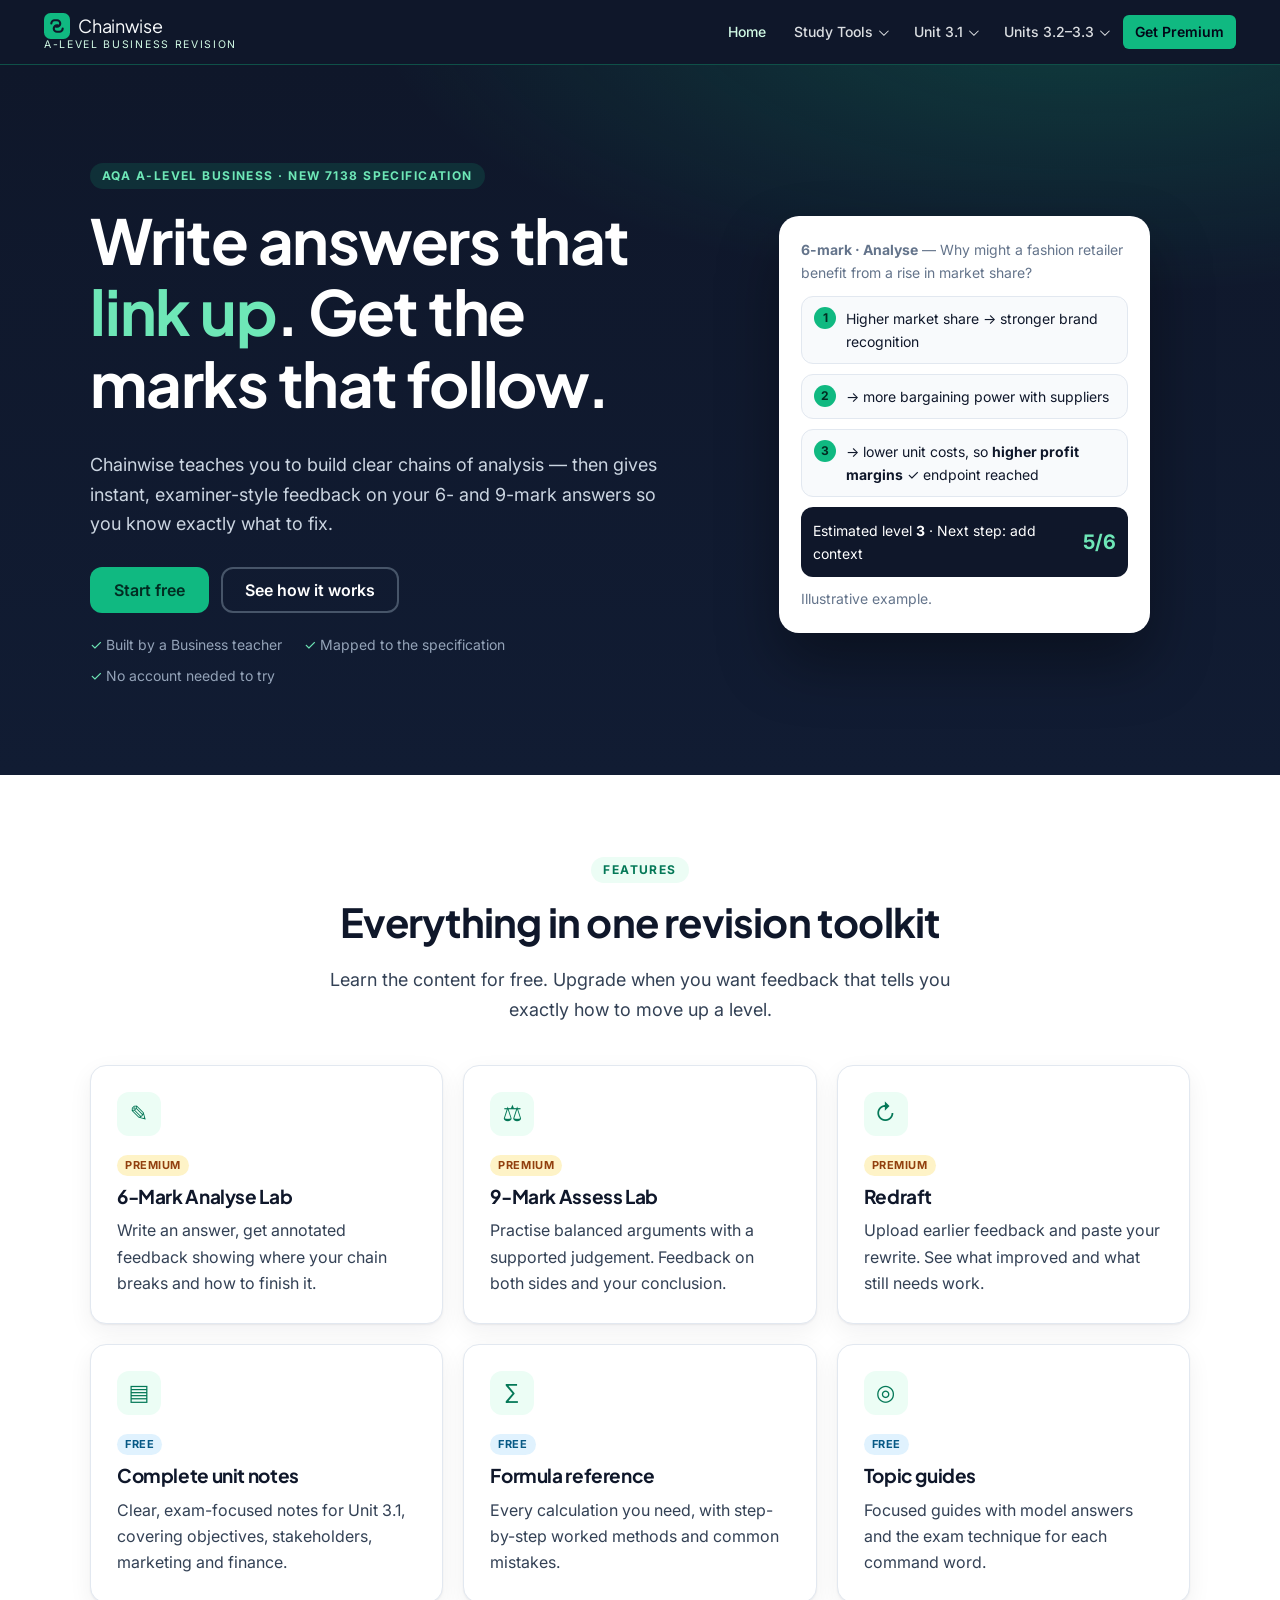
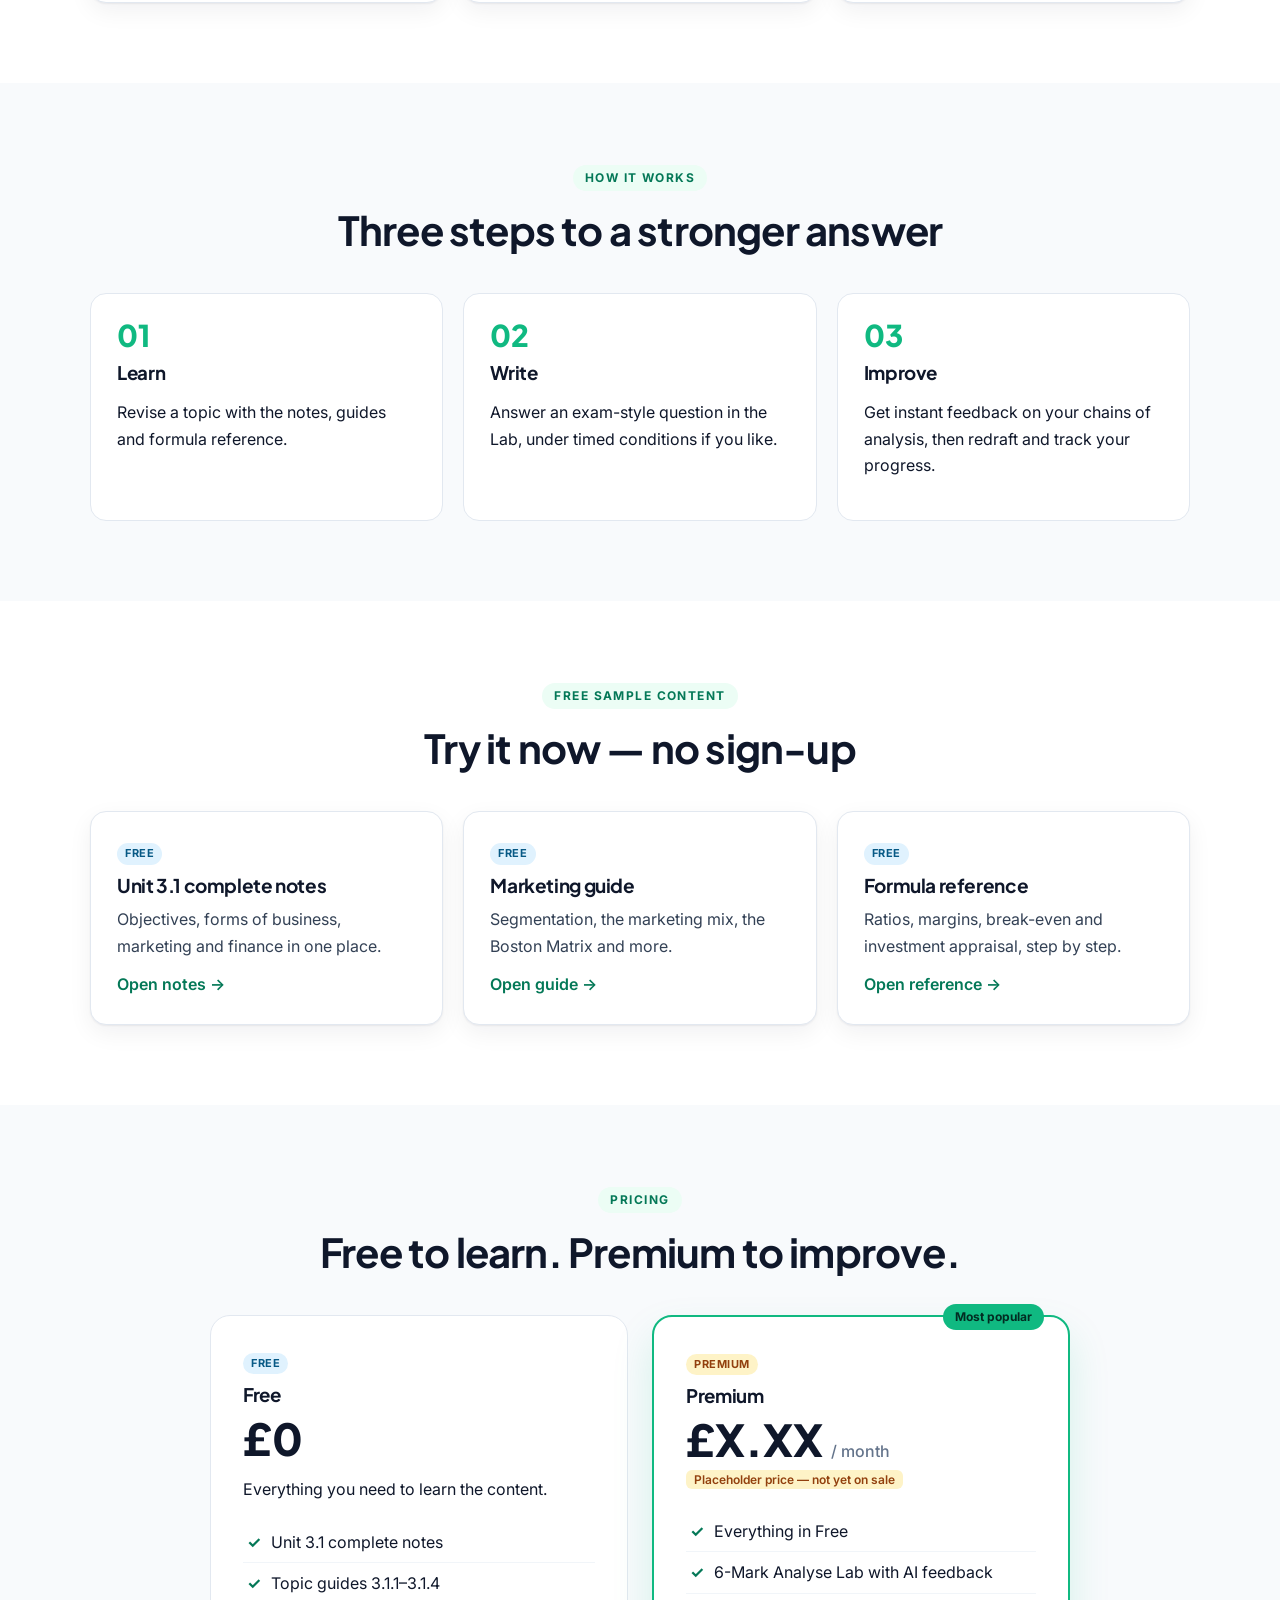
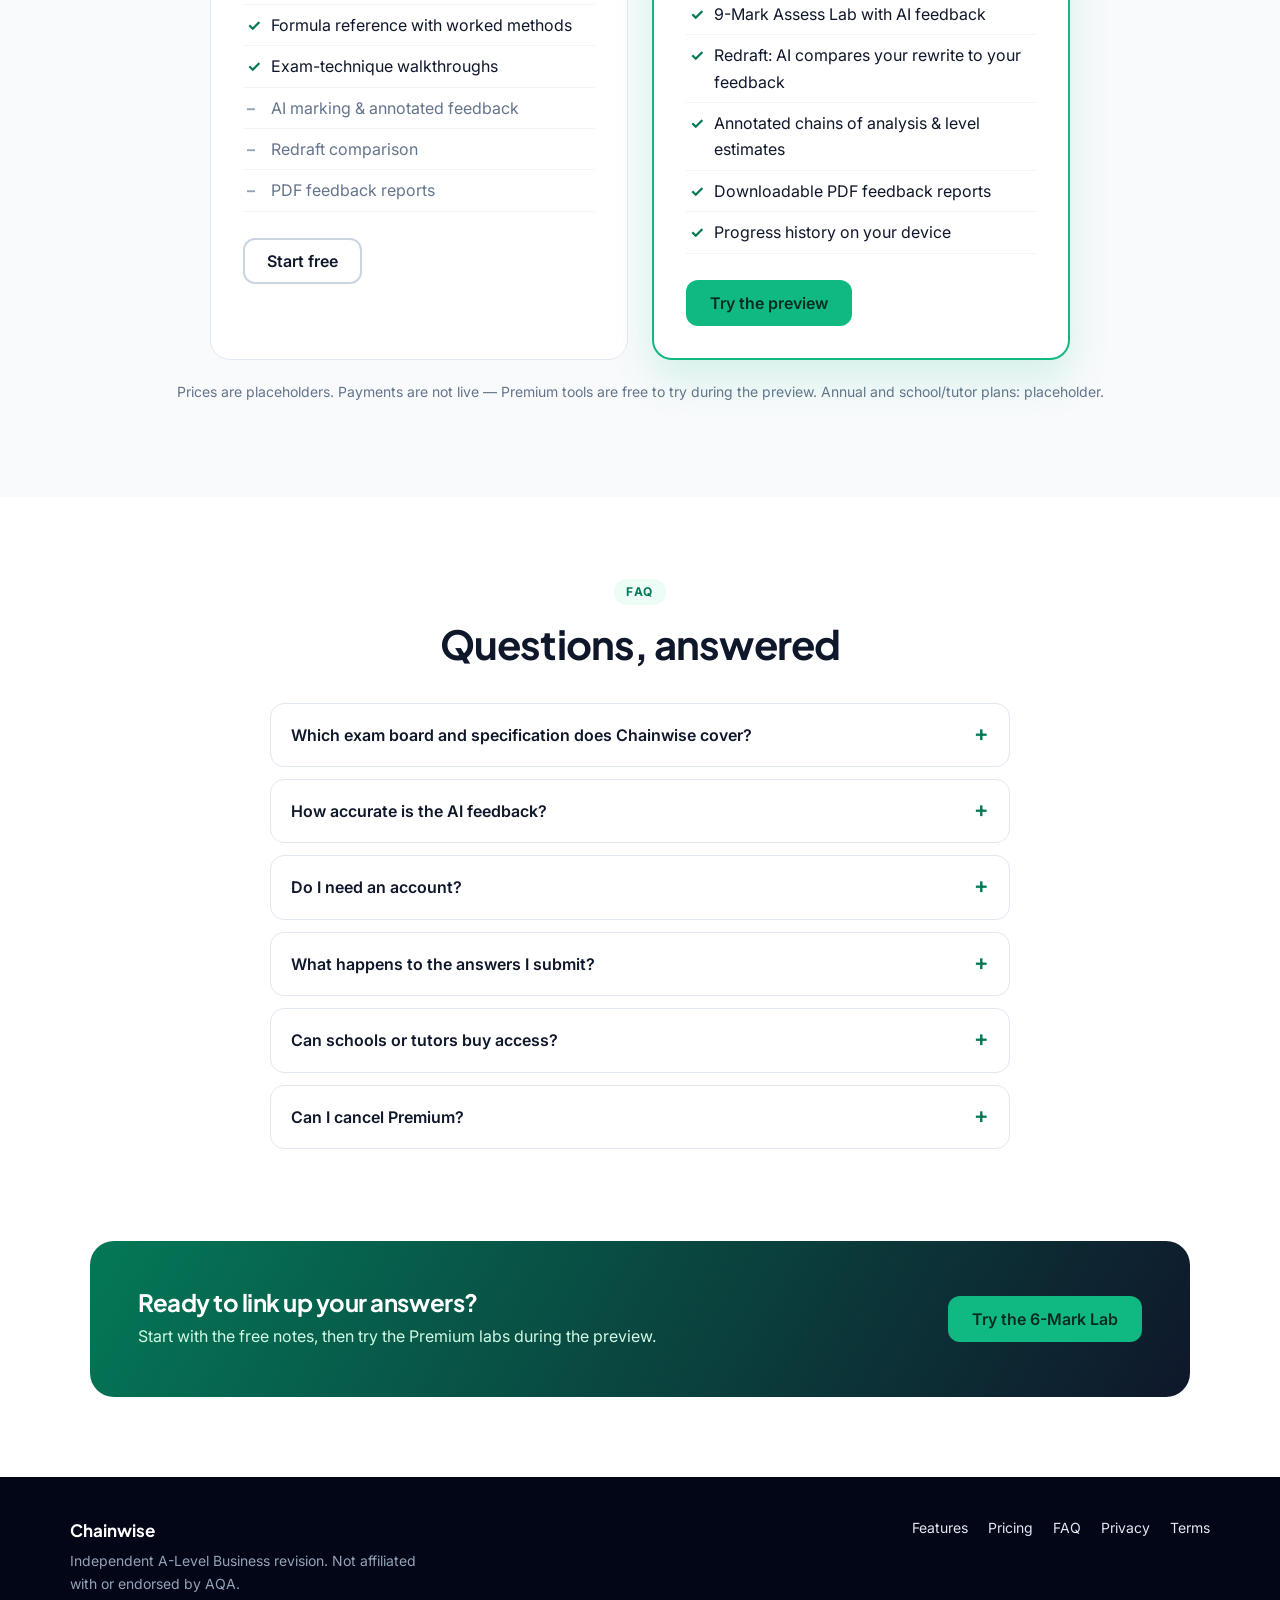
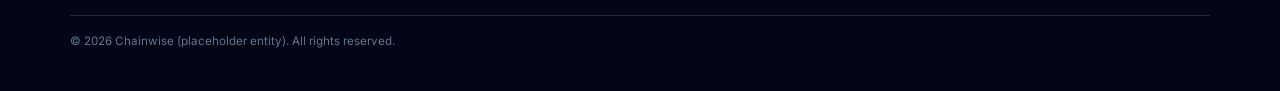
<file: index.html>
<!DOCTYPE html>
<html lang="en-GB">
<head>
<meta charset="utf-8">
<meta name="viewport" content="width=device-width, initial-scale=1">
<meta name="robots" content="noindex, nofollow">
<title>Chainwise — A-Level Business revision that thinks in chains</title>
<meta name="description" content="Chainwise: A-Level Business revision notes, formula reference and AI-powered 6- and 9-mark essay feedback built around chains of analysis.">
<link rel="icon" href="assets/favicon.svg" type="image/svg+xml">
<link rel="preconnect" href="https://fonts.googleapis.com"><link href="https://fonts.googleapis.com/css2?family=Plus+Jakarta+Sans:wght@500;600;700;800&family=Inter:wght@400;500;600;700&display=swap" rel="stylesheet">
<link rel="stylesheet" href="assets/site.css">
<link rel="stylesheet" href="assets/brand.css">
</head>
<body>
<main id="main">

<section class="hero" aria-labelledby="hero-h">
 <div class="wrap hero-grid">
  <div>
   <span class="eyebrow">AQA A-Level Business · new 7138 specification</span>
   <h1 id="hero-h">Write answers that <em>link up</em>. Get the marks that follow.</h1>
   <p class="lead">Chainwise teaches you to build clear chains of analysis — then gives instant, examiner-style feedback on your 6- and 9-mark answers so you know exactly what to fix.</p>
   <div class="ctas"><a class="btn btn-p" href="#pricing">Start free</a><a class="btn btn-o" href="#how">See how it works</a></div>
   <ul class="trust"><li>Built by a Business teacher</li><li>Mapped to the specification</li><li>No account needed to try</li></ul>
  </div>
  <figure class="demo" aria-label="Example of Chainwise feedback">
   <p class="q"><strong>6-mark · Analyse</strong> — Why might a fashion retailer benefit from a rise in market share?</p>
   <ol class="chain">
    <li>Higher market share → stronger brand recognition</li>
    <li>→ more bargaining power with suppliers</li>
    <li>→ lower unit costs, so <strong>higher profit margins</strong> ✓ endpoint reached</li>
   </ol>
   <div class="score"><span>Estimated level <strong>3</strong> · Next step: add context</span><b>5/6</b></div>
   <figcaption class="note" style="text-align:left;margin-top:10px">Illustrative example.</figcaption>
  </figure>
 </div>
</section>

<section id="features" aria-labelledby="f-h">
 <div class="wrap center">
  <span class="eyebrow">Features</span><h2 id="f-h" style="font-size:clamp(28px,4vw,40px)">Everything in one revision toolkit</h2>
  <p class="lead">Learn the content for free. Upgrade when you want feedback that tells you exactly how to move up a level.</p>
 </div>
 <div class="wrap grid3">
  <div class="card"><div class="ic" aria-hidden="true">✎</div><span class="tag tag-p">Premium</span><h3>6-Mark Analyse Lab</h3><p>Write an answer, get annotated feedback showing where your chain breaks and how to finish it.</p></div>
  <div class="card"><div class="ic" aria-hidden="true">⚖</div><span class="tag tag-p">Premium</span><h3>9-Mark Assess Lab</h3><p>Practise balanced arguments with a supported judgement. Feedback on both sides and your conclusion.</p></div>
  <div class="card"><div class="ic" aria-hidden="true">↻</div><span class="tag tag-p">Premium</span><h3>Redraft</h3><p>Upload earlier feedback and paste your rewrite. See what improved and what still needs work.</p></div>
  <div class="card"><div class="ic" aria-hidden="true">▤</div><span class="tag tag-f">Free</span><h3>Complete unit notes</h3><p>Clear, exam-focused notes for Unit 3.1, covering objectives, stakeholders, marketing and finance.</p></div>
  <div class="card"><div class="ic" aria-hidden="true">∑</div><span class="tag tag-f">Free</span><h3>Formula reference</h3><p>Every calculation you need, with step-by-step worked methods and common mistakes.</p></div>
  <div class="card"><div class="ic" aria-hidden="true">◎</div><span class="tag tag-f">Free</span><h3>Topic guides</h3><p>Focused guides with model answers and the exam technique for each command word.</p></div>
 </div>
</section>

<section id="how" class="alt" aria-labelledby="h-h">
 <div class="wrap center"><span class="eyebrow">How it works</span><h2 id="h-h" style="font-size:clamp(28px,4vw,40px)">Three steps to a stronger answer</h2></div>
 <div class="wrap"><ol class="steps">
  <li><h3>Learn</h3><p>Revise a topic with the notes, guides and formula reference.</p></li>
  <li><h3>Write</h3><p>Answer an exam-style question in the Lab, under timed conditions if you like.</p></li>
  <li><h3>Improve</h3><p>Get instant feedback on your chains of analysis, then redraft and track your progress.</p></li>
 </ol></div>
</section>

<section id="sample" aria-labelledby="s-h">
 <div class="wrap center"><span class="eyebrow">Free sample content</span><h2 id="s-h" style="font-size:clamp(28px,4vw,40px)">Try it now — no sign-up</h2></div>
 <div class="wrap grid3 samples">
  <a class="card" href="unit31/index.html"><span class="tag tag-f">Free</span><h3>Unit 3.1 complete notes</h3><p>Objectives, forms of business, marketing and finance in one place.</p><span class="go">Open notes →</span></a>
  <a class="card" href="guide_3_1_3_marketing_management.html"><span class="tag tag-f">Free</span><h3>Marketing guide</h3><p>Segmentation, the marketing mix, the Boston Matrix and more.</p><span class="go">Open guide →</span></a>
  <a class="card" href="formula_reference.html"><span class="tag tag-f">Free</span><h3>Formula reference</h3><p>Ratios, margins, break-even and investment appraisal, step by step.</p><span class="go">Open reference →</span></a>
 </div>
</section>

<section id="pricing" class="alt" aria-labelledby="p-h">
 <div class="wrap center"><span class="eyebrow">Pricing</span><h2 id="p-h" style="font-size:clamp(28px,4vw,40px)">Free to learn. Premium to improve.</h2></div>
 <div class="wrap"><div class="prices">
 <article class="price" aria-labelledby="pf">
  <span class="tag tag-f">Free</span><h3 id="pf">Free</h3>
  <div class="amt">£0</div><p>Everything you need to learn the content.</p>
  <ul><li>Unit 3.1 complete notes</li><li>Topic guides 3.1.1–3.1.4</li><li>Formula reference with worked methods</li><li>Exam-technique walkthroughs</li><li class="no">AI marking &amp; annotated feedback</li><li class="no">Redraft comparison</li><li class="no">PDF feedback reports</li></ul>
  <a class="btn btn-o" href="unit31/index.html">Start free</a>
 </article>
 <article class="price feat" aria-labelledby="pp">
  <span class="ribbon">Most popular</span><span class="tag tag-p">Premium</span><h3 id="pp">Premium</h3>
  <div class="amt">£X.XX <small>/ month</small></div><span class="ph">Placeholder price — not yet on sale</span>
  <ul><li>Everything in Free</li><li>6-Mark Analyse Lab with AI feedback</li><li>9-Mark Assess Lab with AI feedback</li><li>Redraft: AI compares your rewrite to your feedback</li><li>Annotated chains of analysis &amp; level estimates</li><li>Downloadable PDF feedback reports</li><li>Progress history on your device</li></ul>
  <a class="btn btn-p" href="six_marker_lab.html">Try the preview</a>
 </article>
</div>
<p class="note">Prices are placeholders. Payments are not live — Premium tools are free to try during the preview. Annual and school/tutor plans: placeholder.</p></div>
</section>

<section id="faq" aria-labelledby="q-h">
 <div class="wrap center"><span class="eyebrow">FAQ</span><h2 id="q-h" style="font-size:clamp(28px,4vw,40px)">Questions, answered</h2></div>
 <div class="wrap faq">
  <details><summary>Which exam board and specification does Chainwise cover?</summary><p>AQA A-Level Business, the new specification (7138) for first teaching from September 2026. Chainwise is independent and is not affiliated with or endorsed by AQA.</p></details>
  <details><summary>How accurate is the AI feedback?</summary><p>It estimates a level and mark using published-style criteria and highlights how to improve. It is a practice aid, not an official mark. Always check with your teacher.</p></details>
  <details><summary>Do I need an account?</summary><p>Not during the preview. Your name and progress are saved only in your browser on this device.</p></details>
  <details><summary>What happens to the answers I submit?</summary><p>Answers are sent to our marking service to generate feedback. See the Privacy page (placeholder) for details.</p></details>
  <details><summary>Can schools or tutors buy access?</summary><p>Group plans are planned. Pricing is a placeholder for now.</p></details>
  <details><summary>Can I cancel Premium?</summary><p>Payments are not live yet. When they are, you'll be able to cancel at any time.</p></details>
 </div>
</section>

<section class="alt" style="padding-top:0;background:#fff"><div class="wrap"><div class="cta-band"><div><h2>Ready to link up your answers?</h2><p>Start with the free notes, then try the Premium labs during the preview.</p></div><a class="btn btn-p" href="six_marker_lab.html">Try the 6-Mark Lab</a></div></div></section>

</main>
<script src="assets/site.js" data-root=""></script>
</body>
</html>
</file>
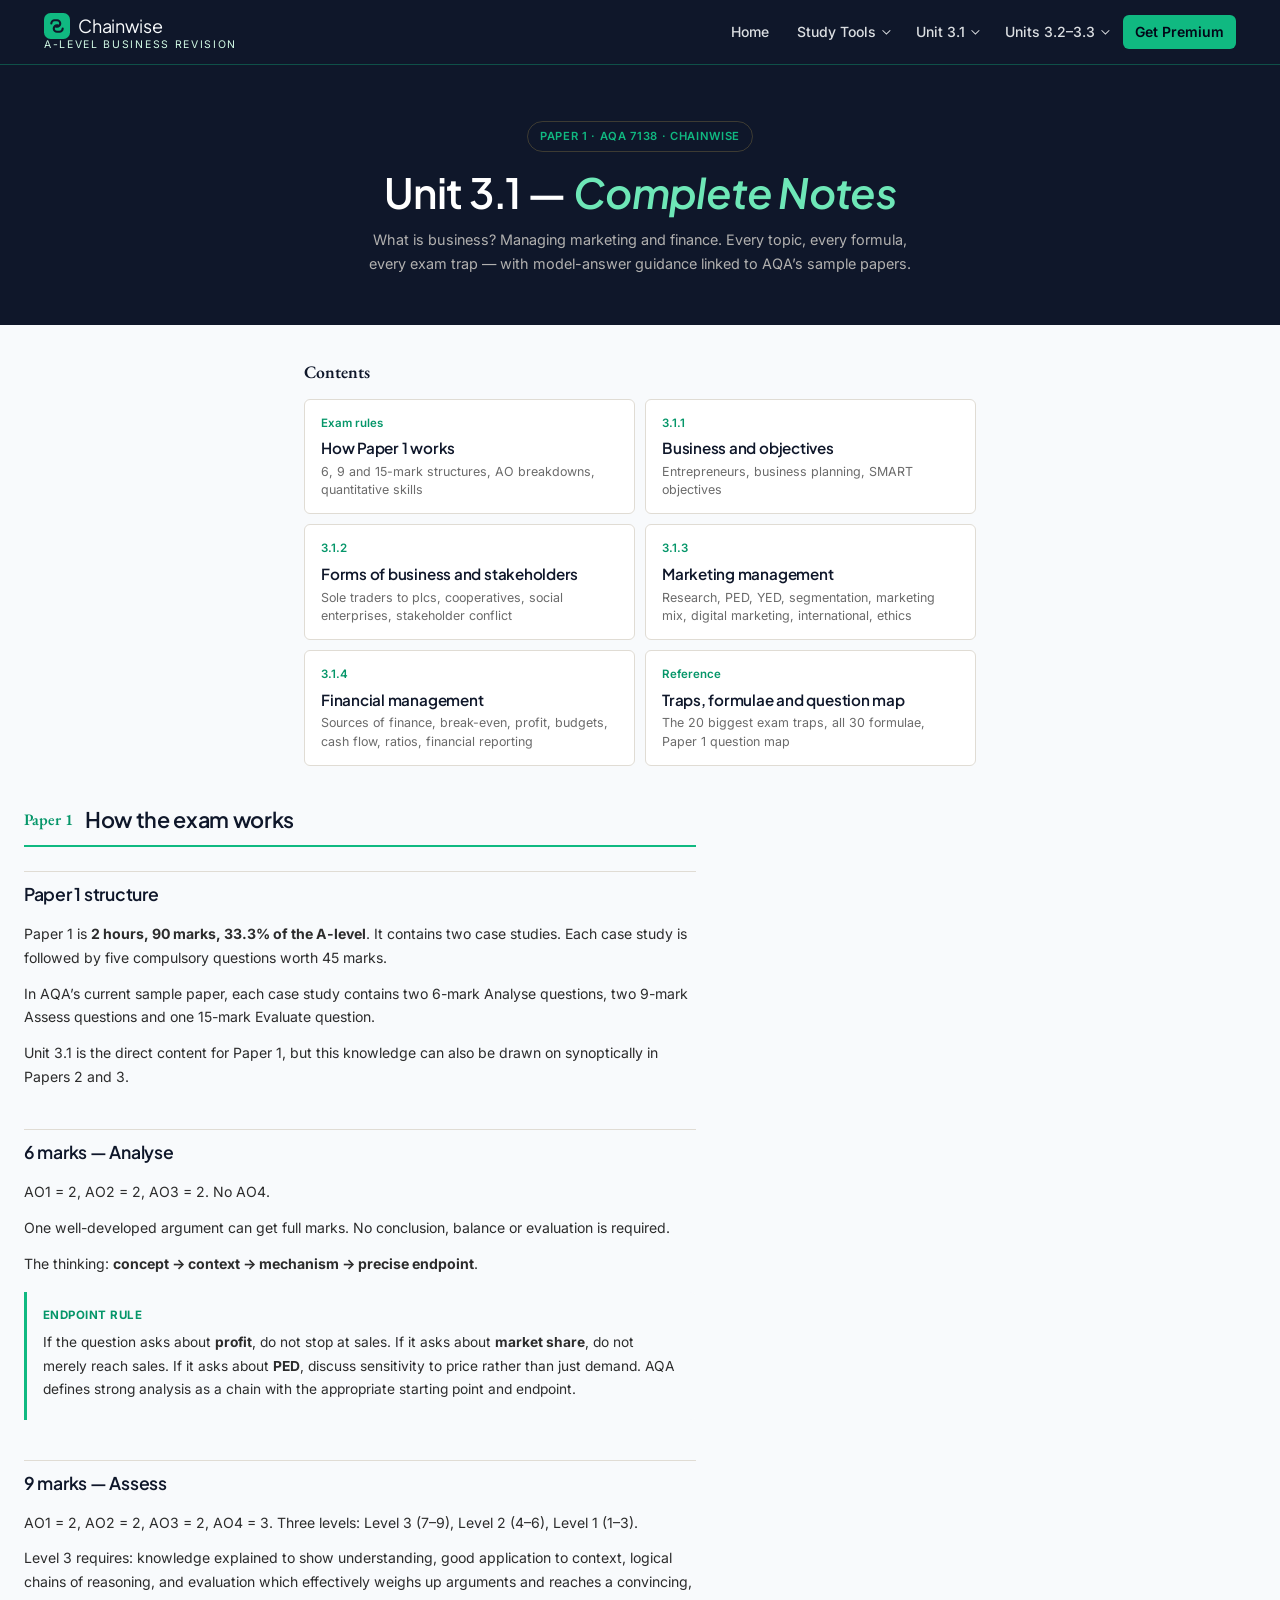
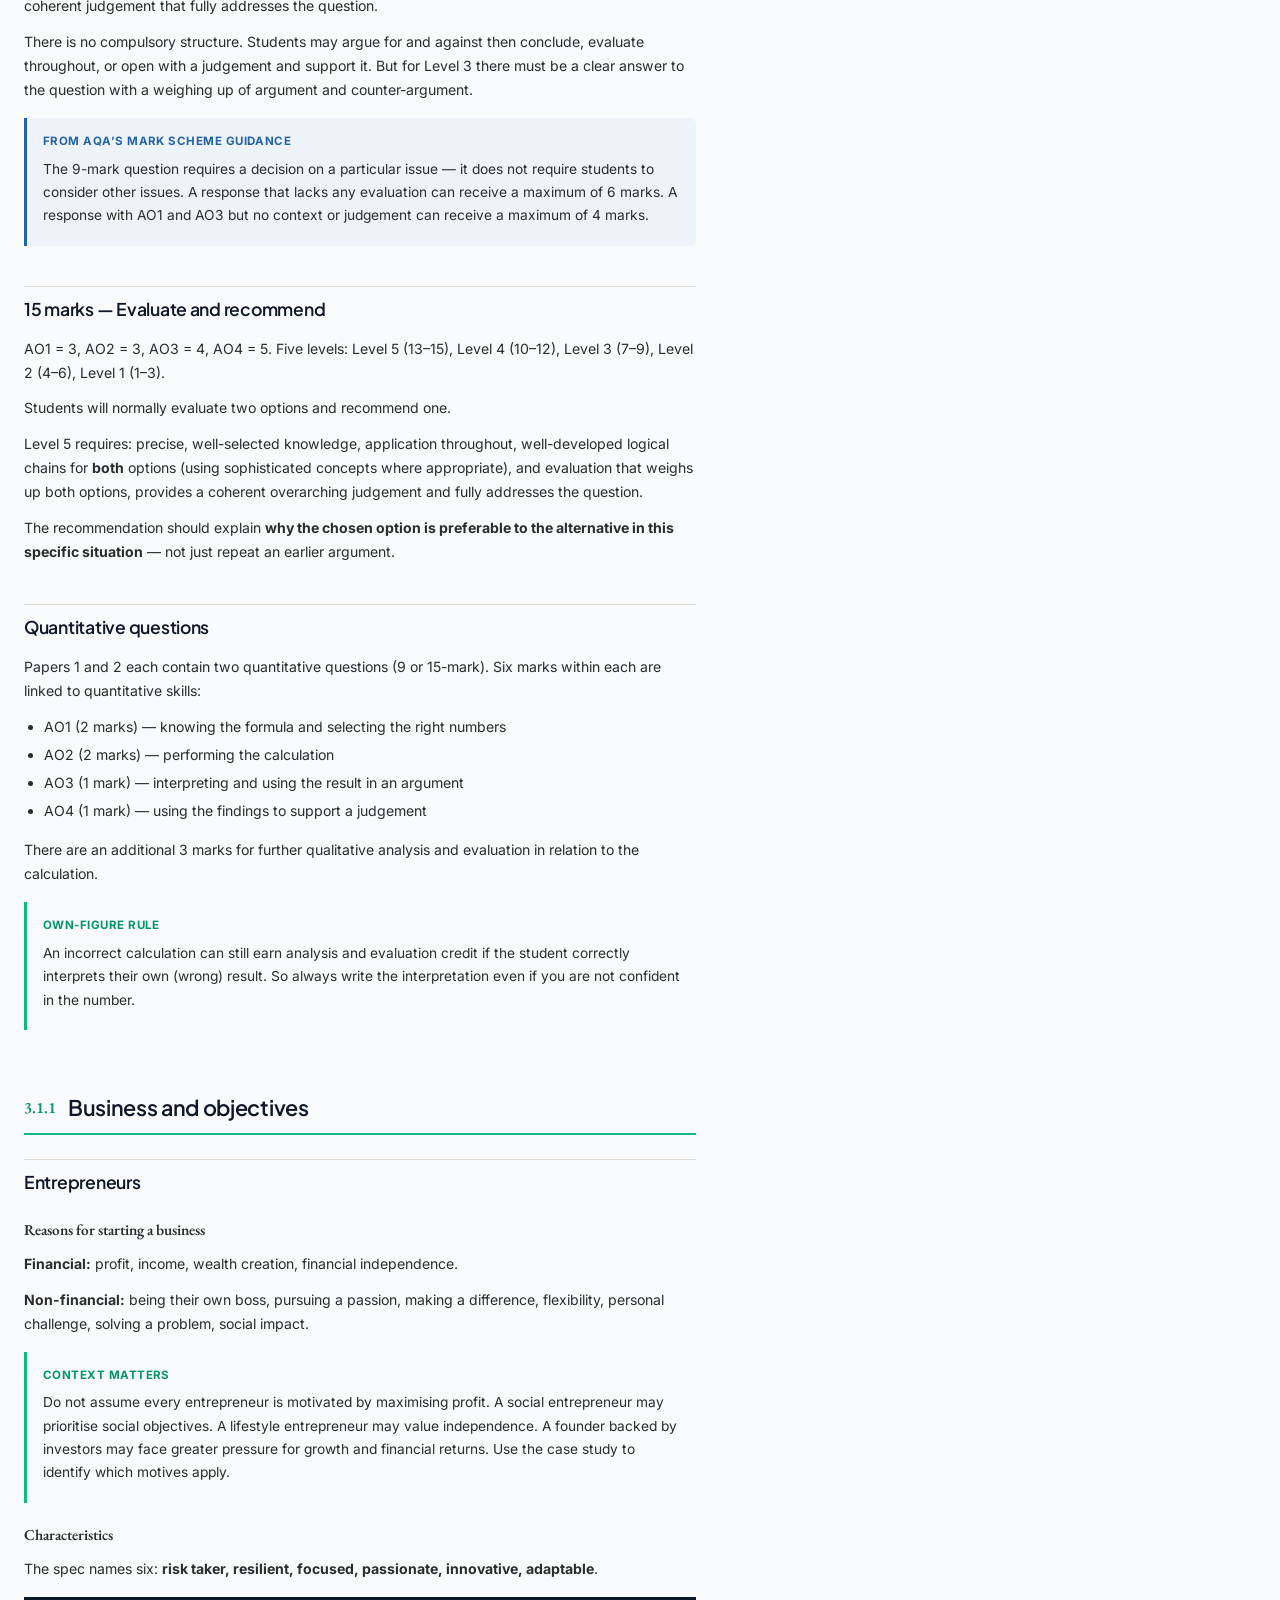
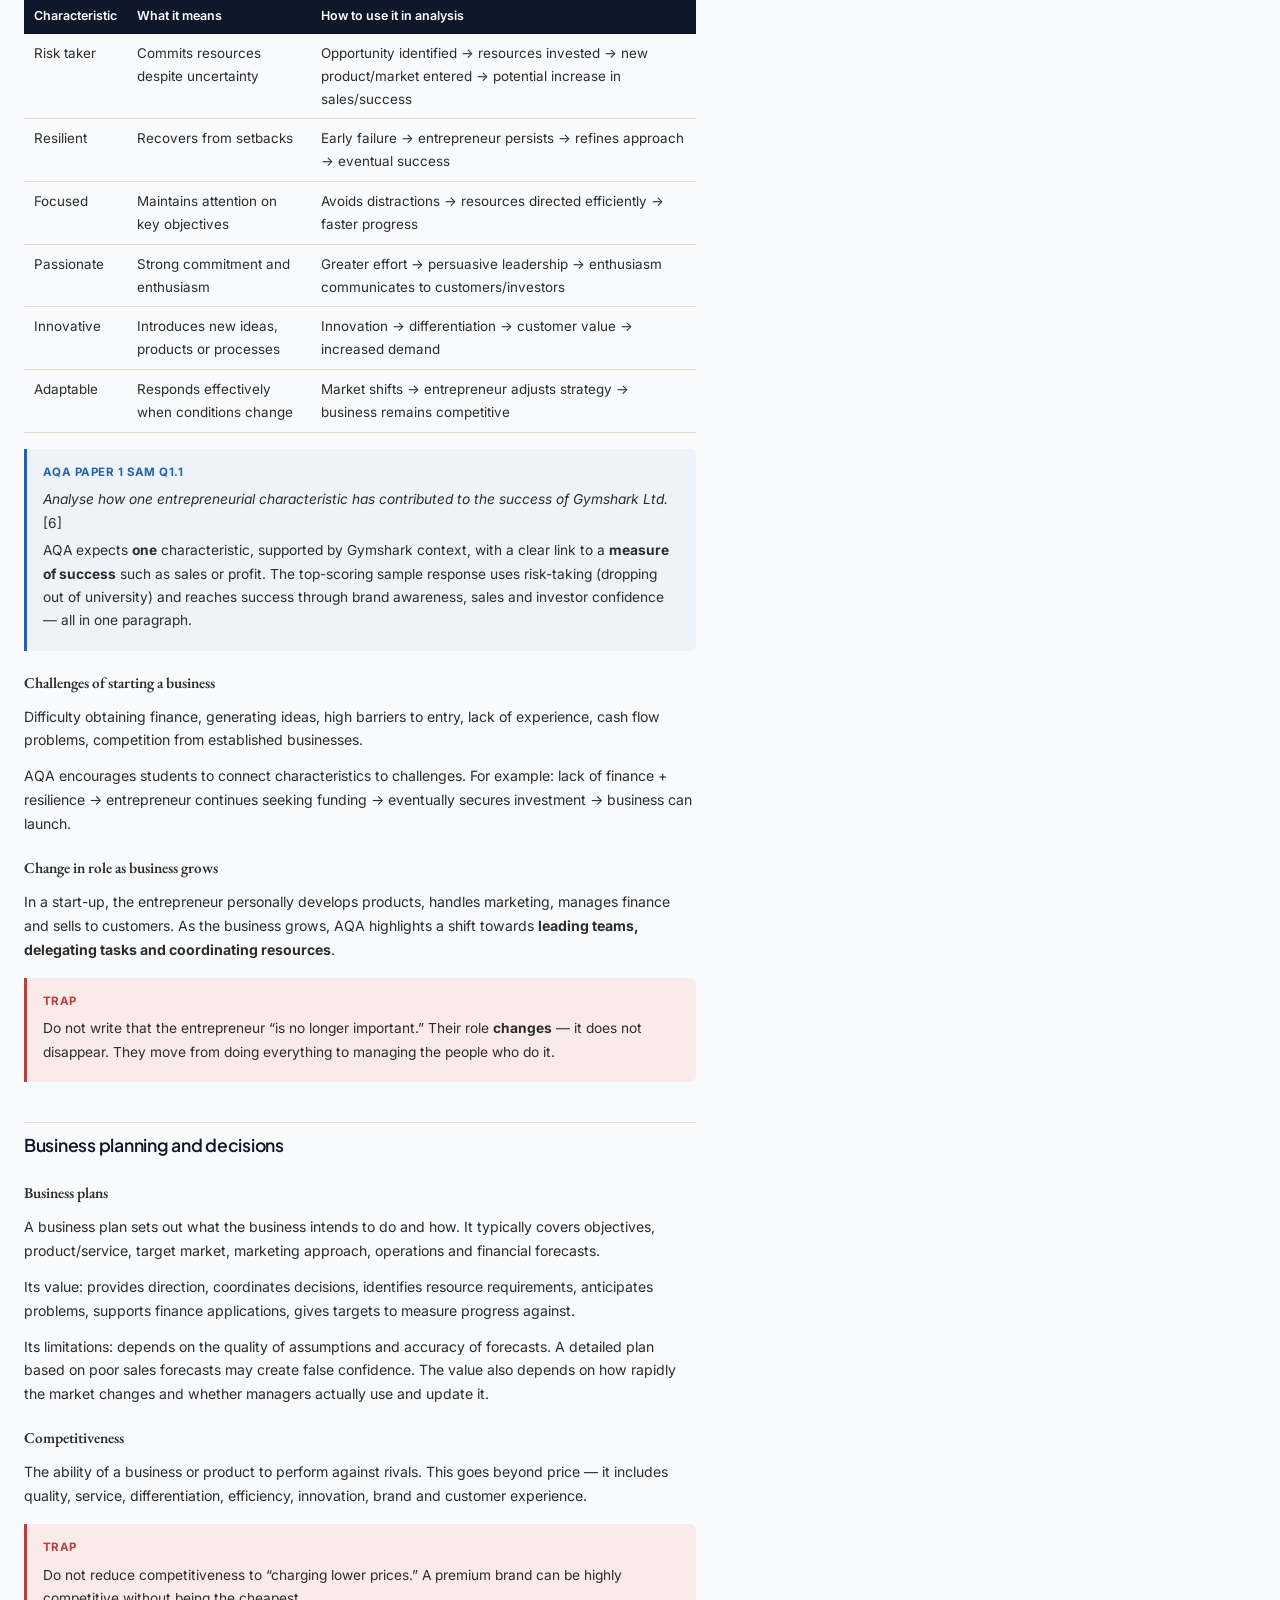
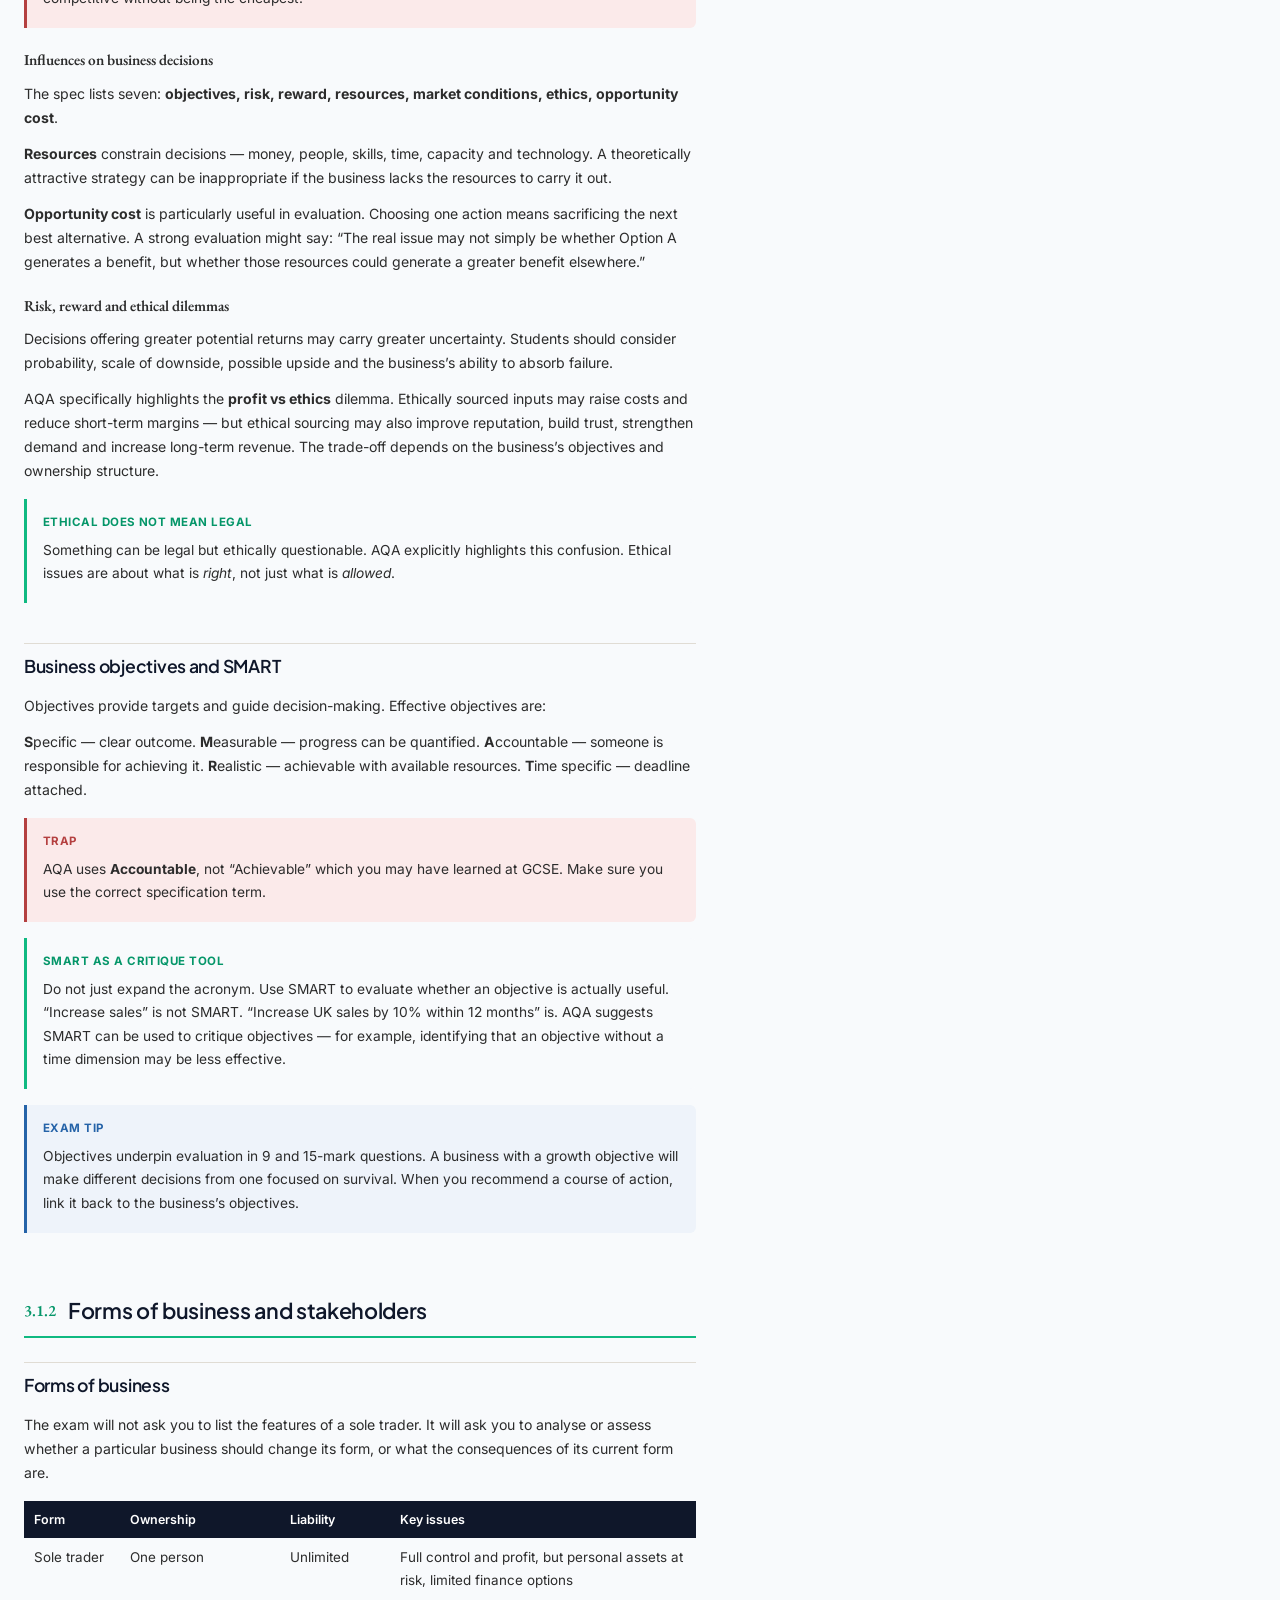
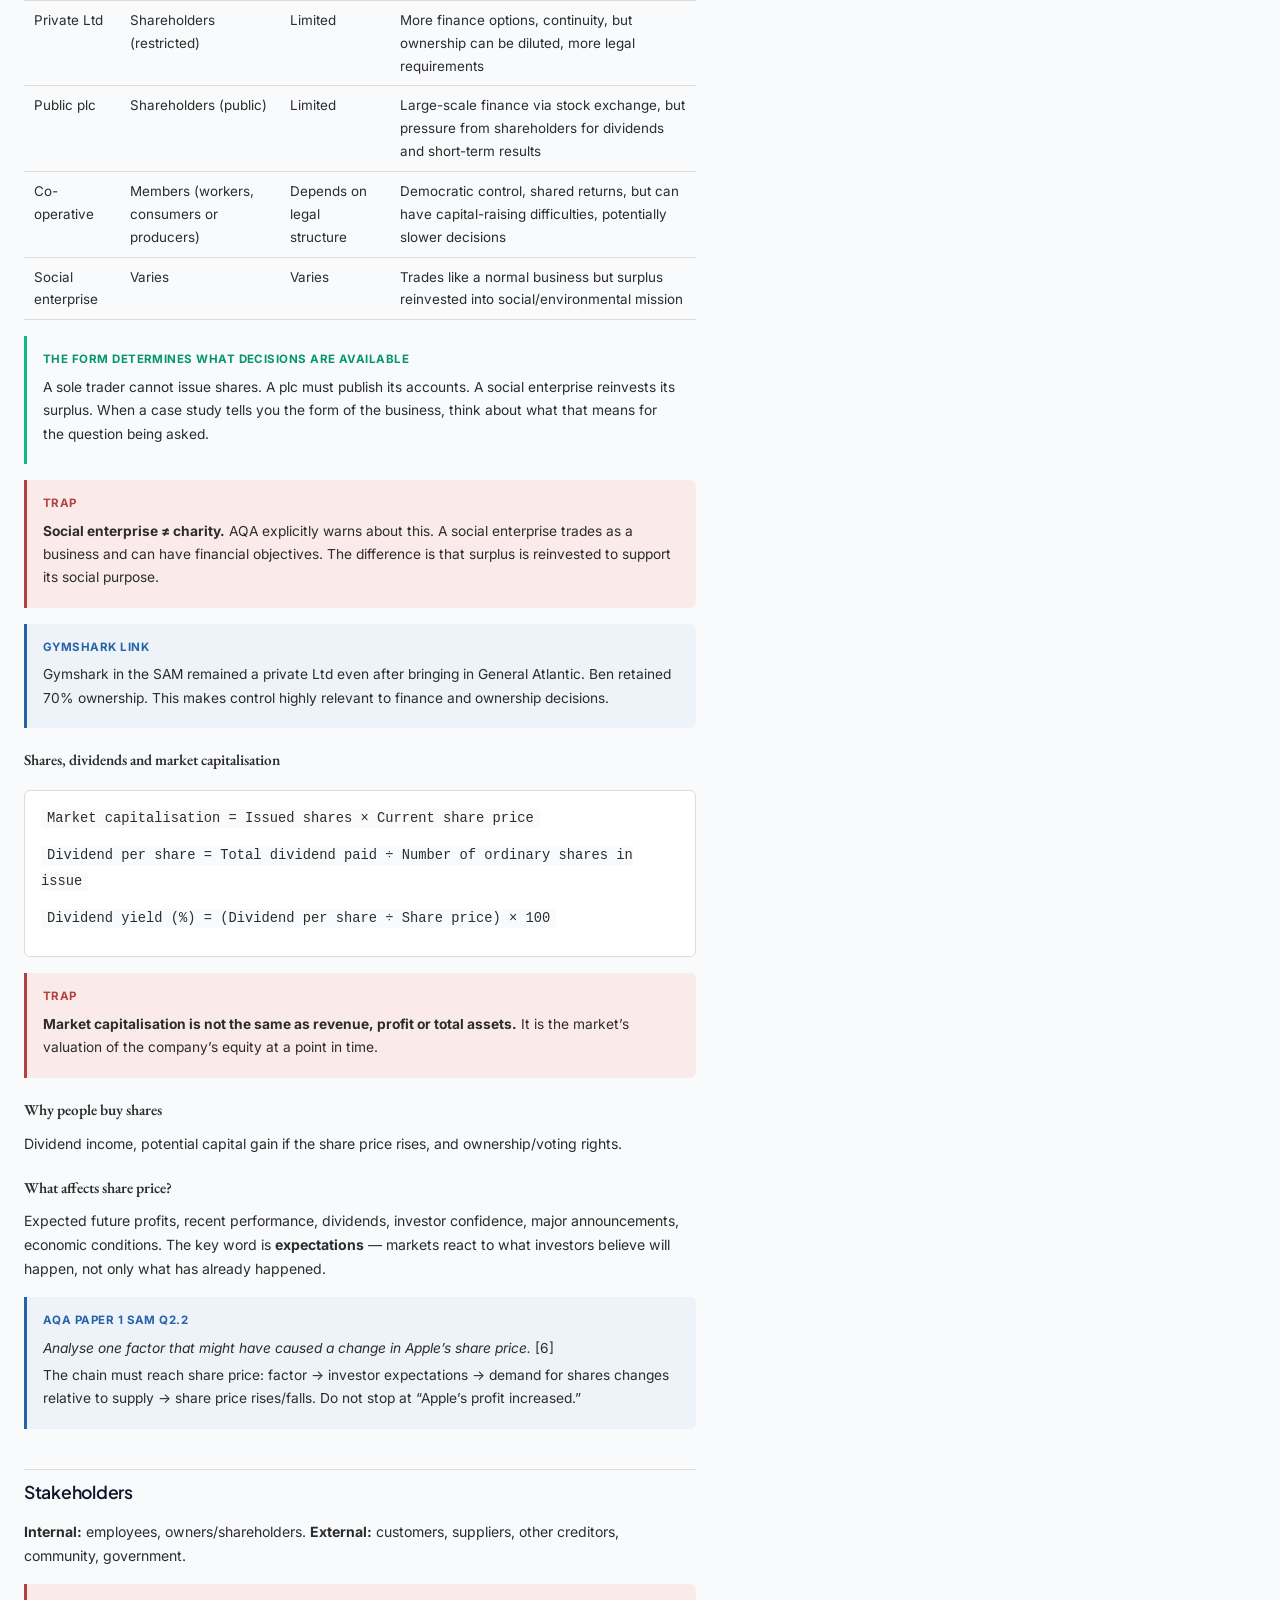
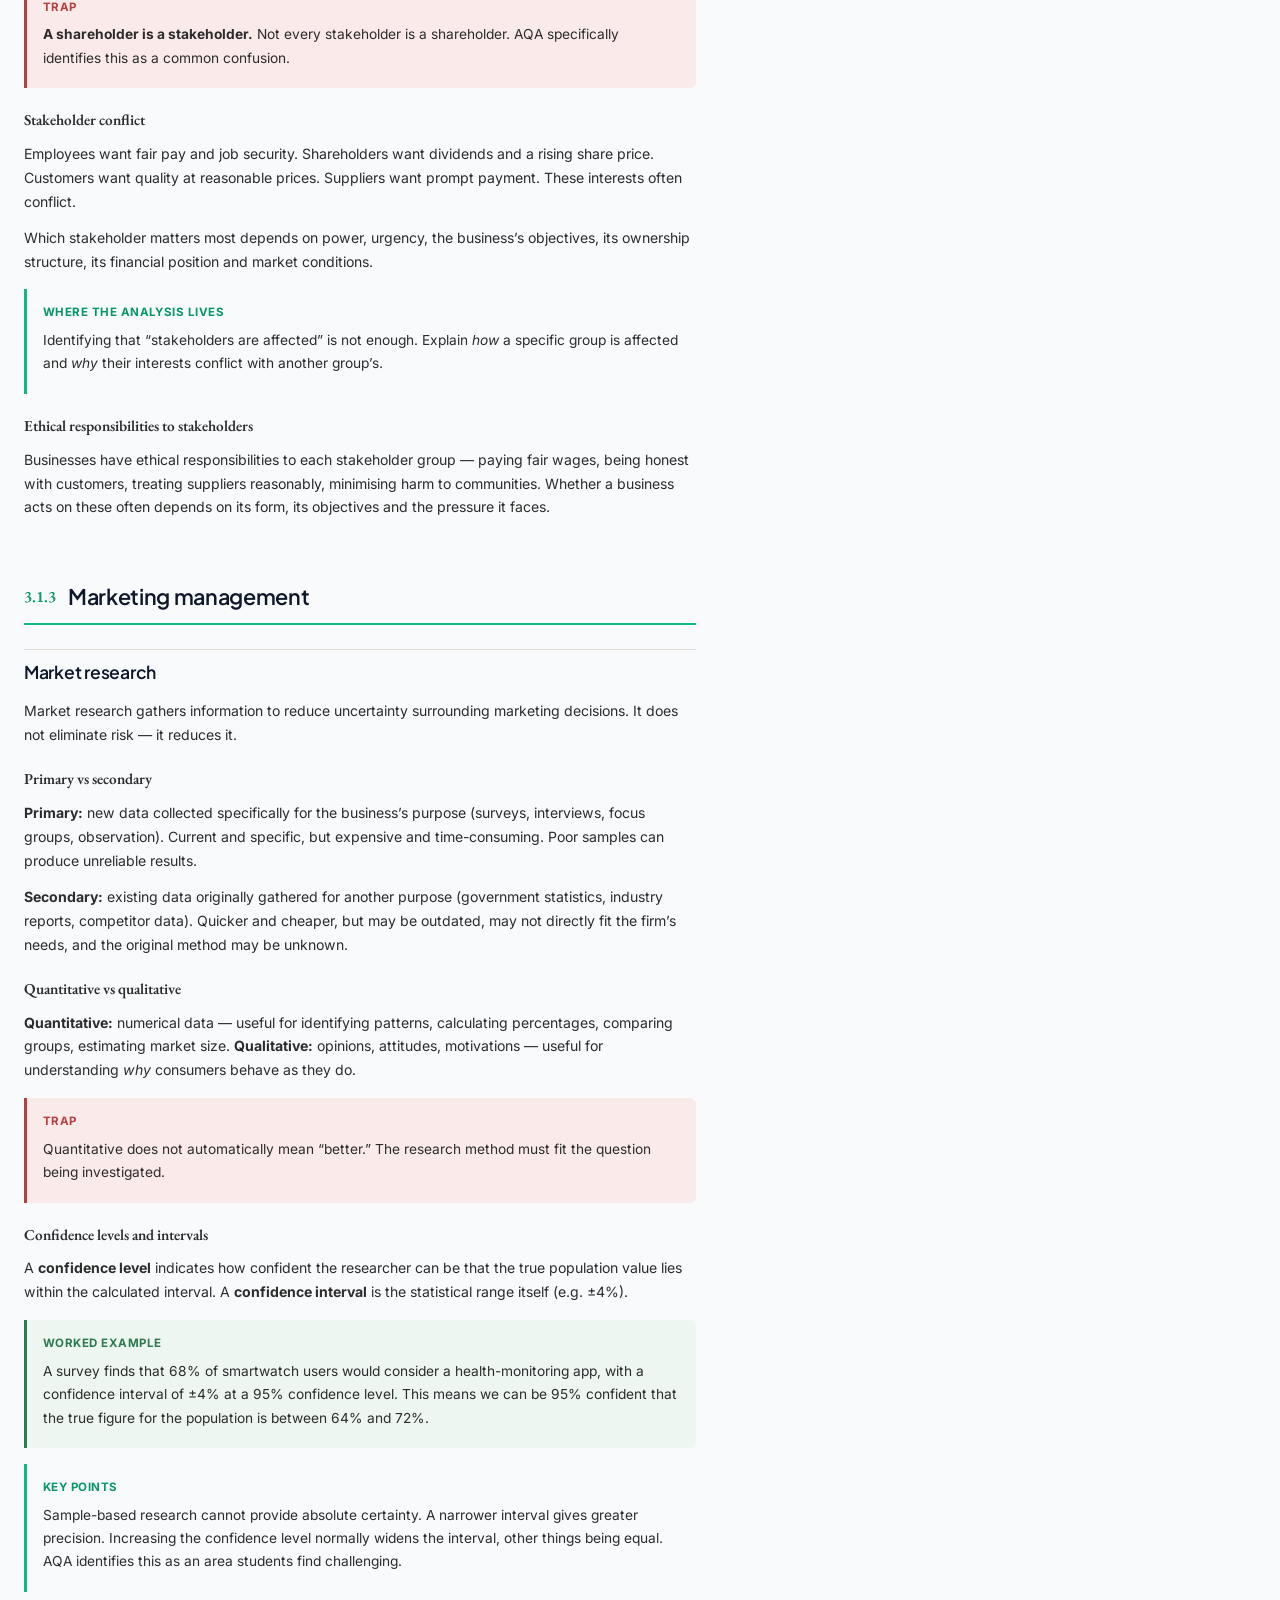
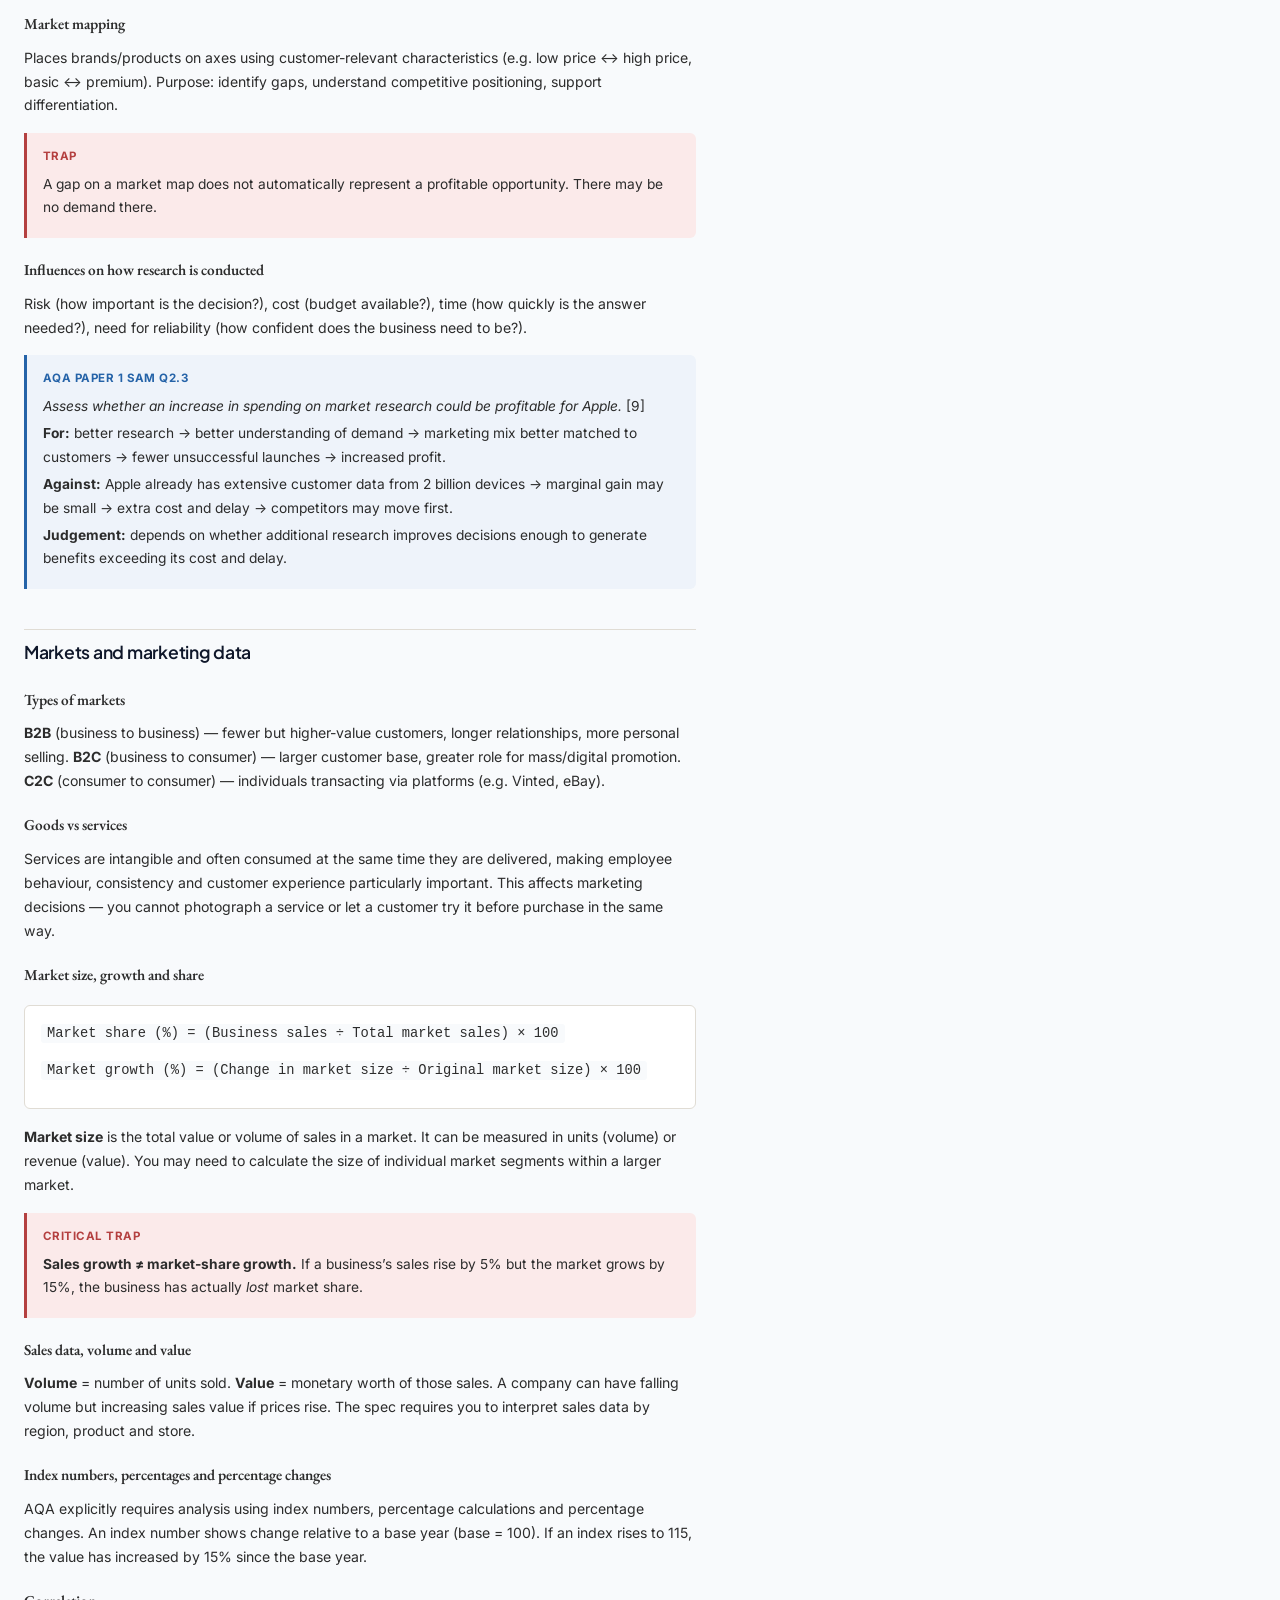
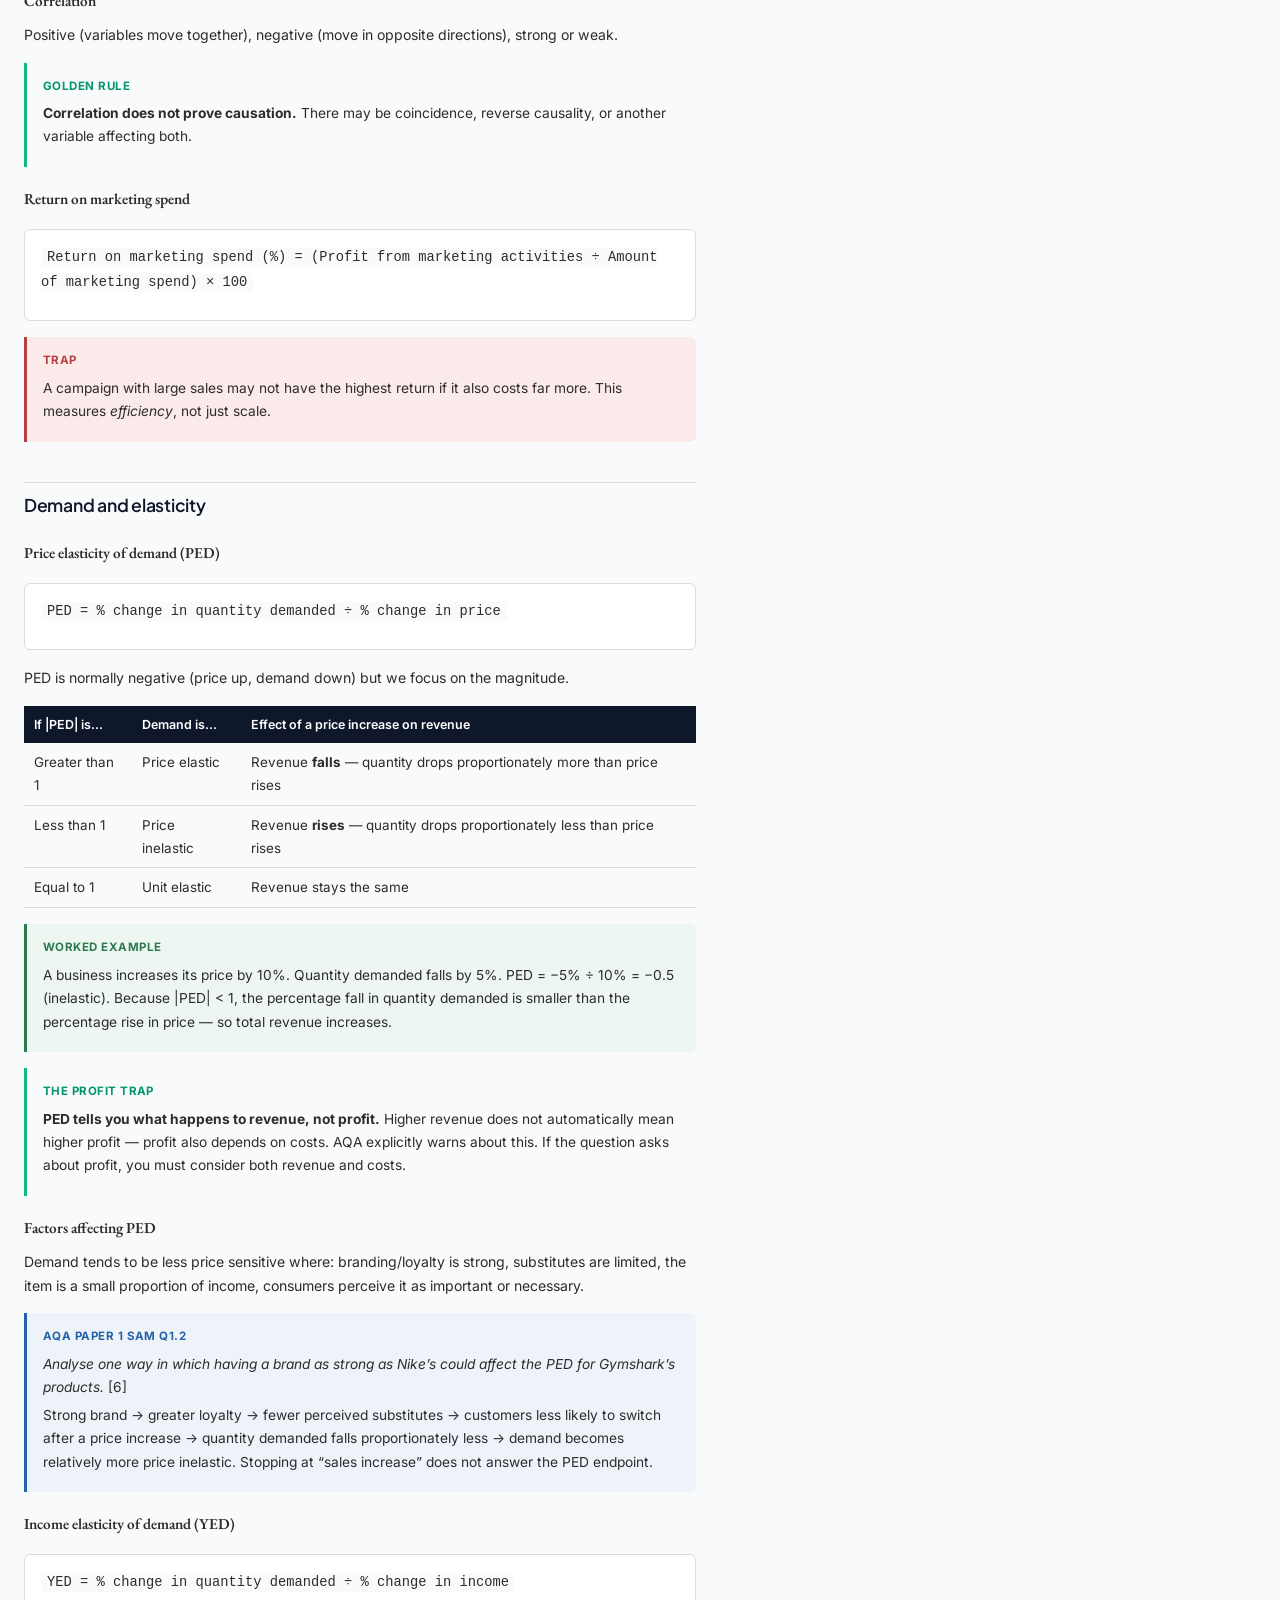
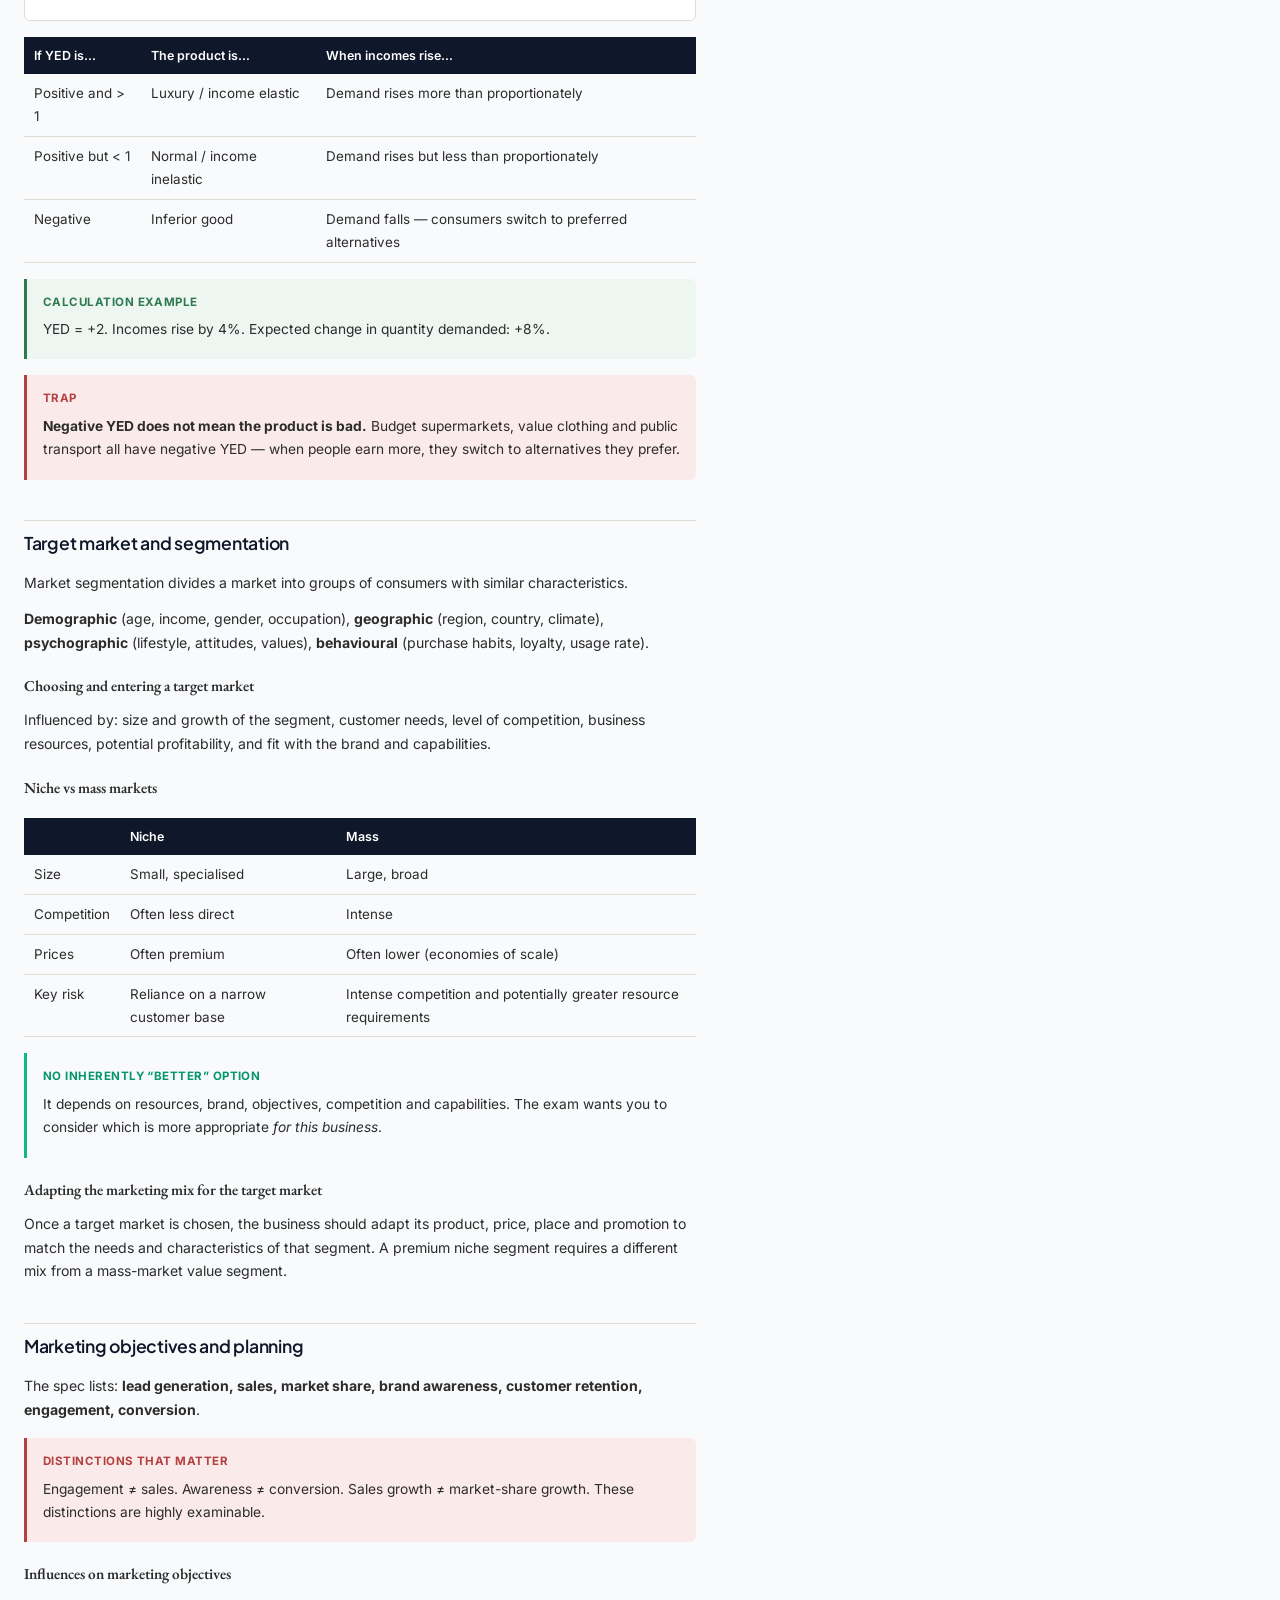
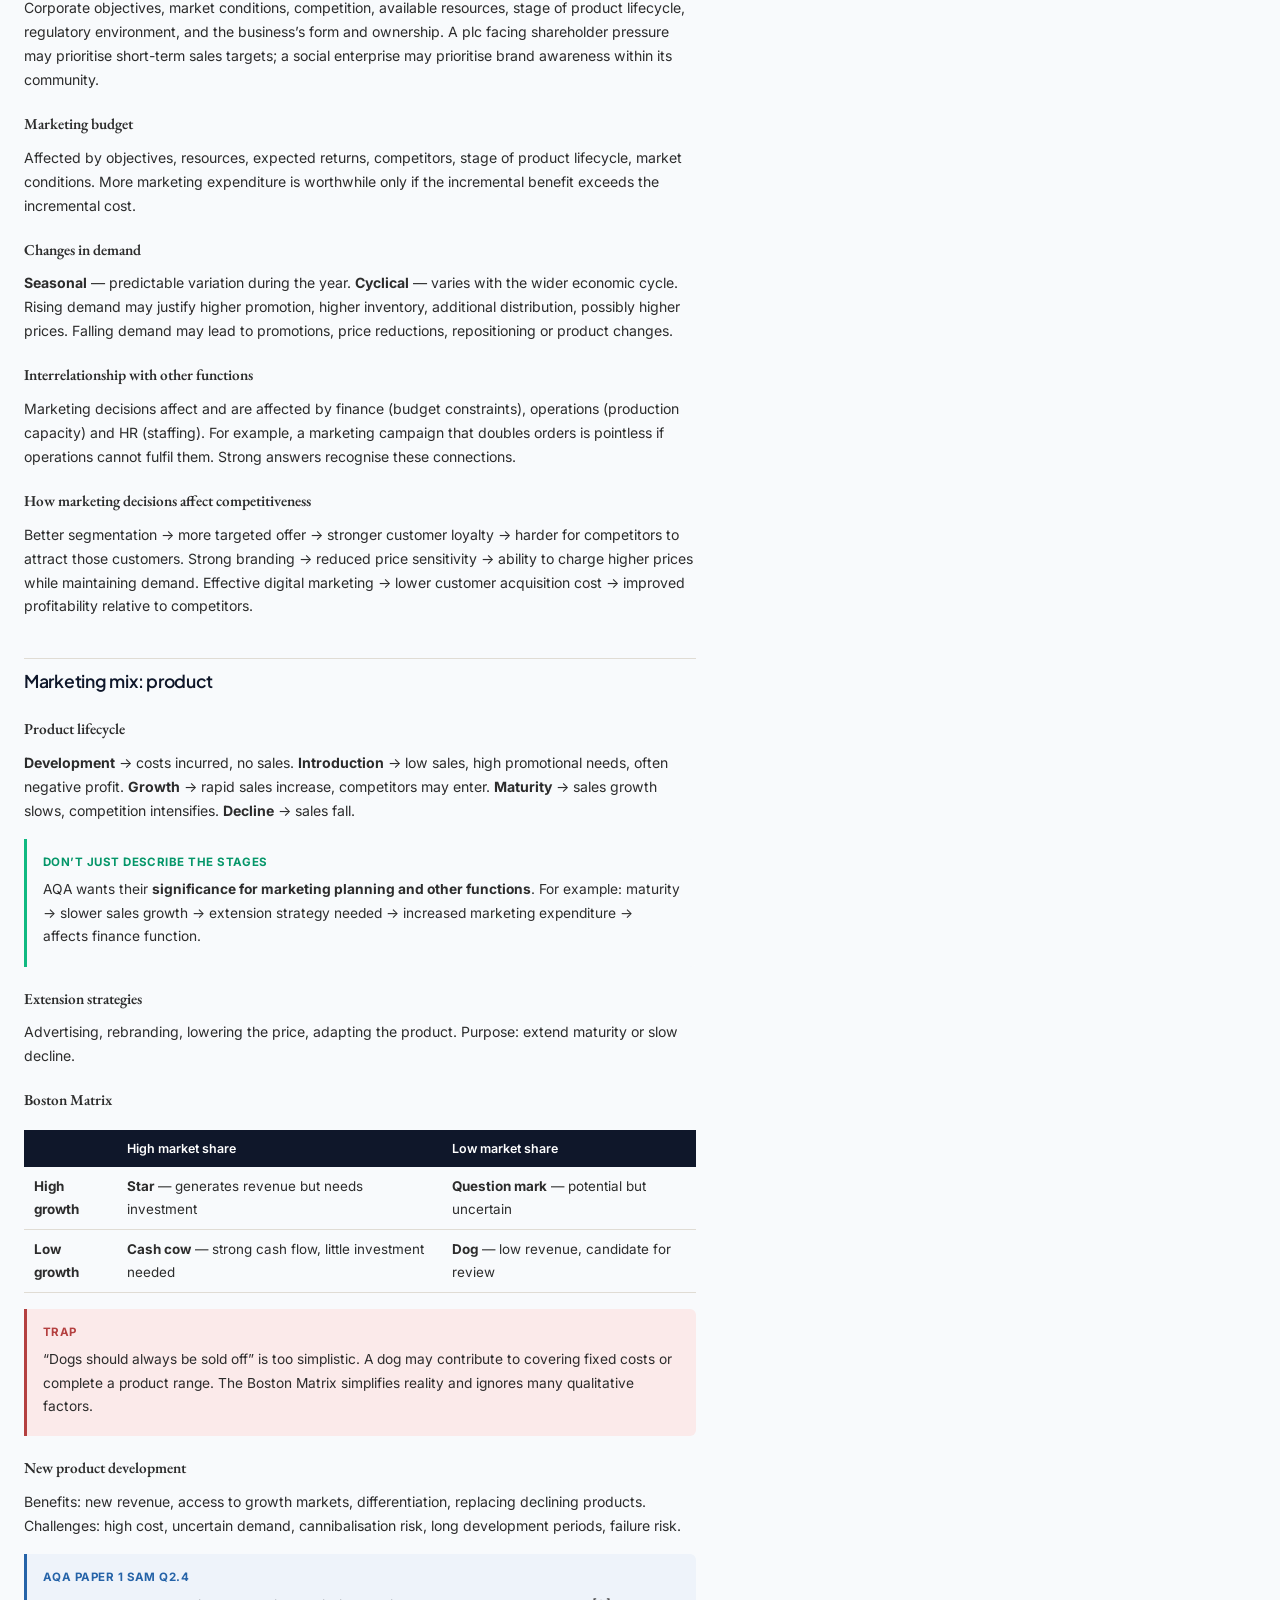
<file: unit31/index.html>
<!DOCTYPE html>
<html lang="en">
<head>
<meta charset="UTF-8">
<meta name="viewport" content="width=device-width,initial-scale=1">
<title>Unit 3.1 Complete Notes — AQA A-Level Business (7138)</title>
<link rel="preconnect" href="https://fonts.googleapis.com">
<link rel="preconnect" href="https://fonts.gstatic.com" crossorigin>
<link href="https://fonts.googleapis.com/css2?family=EB+Garamond:ital,wght@0,400;0,500;0,600;0,700;1,400;1,500&family=Inter:wght@400;500;600;700&display=swap" rel="stylesheet">
<style>
:root{
--navy:#1a2744;--navy-deep:#0f1a2e;--gold:#c8a84e;--gold-light:#e8d48a;--gold-muted:#b89a3f;
--cream:#faf8f3;--warm-white:#f5f2ec;--text:#2c2c2c;--text-light:#6b6b6b;--text-on-dark:#e8e4dc;
--border:#e0dcd4;--card-bg:#fff;--green:#2d7a4f;--green-bg:#eef6f1;--orange:#c57b1f;--orange-bg:#fdf4e8;
--blue:#2563a8;--blue-bg:#eef3fa;--red:#b44040;--red-bg:#fbeaea;--radius:6px;
--font-display:'EB Garamond',Georgia,serif;--font-body:'Inter',Calibri,sans-serif;
}
*,*::before,*::after{box-sizing:border-box;margin:0;padding:0}
html{scroll-behavior:smooth}
body{font-family:var(--font-body);color:var(--text);background:var(--cream);line-height:1.7;-webkit-font-smoothing:antialiased}
@media print{body{background:#fff;font-size:10pt;line-height:1.5}
.hero{background:var(--navy)!important;-webkit-print-color-adjust:exact;print-color-adjust:exact}
.toc-card,.rule-box,.trap-box,.exam-box,.example-box,.formula-box{break-inside:avoid}
.unit-section{break-before:page}}
.hero{background:var(--navy);color:var(--text-on-dark);padding:56px 24px 48px;text-align:center}
.hero-inner{max-width:720px;margin:0 auto}
.hero-badge{display:inline-block;font-size:.7rem;font-weight:600;color:var(--gold);letter-spacing:.06em;text-transform:uppercase;margin-bottom:16px;padding:5px 12px;border:1px solid rgba(200,168,78,.25);border-radius:16px}
.hero h1{font-family:var(--font-display);font-size:clamp(1.8rem,4vw,2.6rem);font-weight:600;color:#fff;line-height:1.2;margin-bottom:10px}
.hero h1 em{font-style:italic;color:var(--gold-light)}
.hero-sub{font-size:.9rem;color:var(--text-on-dark);opacity:.75;max-width:560px;margin:0 auto}
.toc{max-width:720px;margin:0 auto;padding:32px 24px 0}
.toc-title{font-family:var(--font-display);font-size:1.1rem;font-weight:600;color:var(--navy);margin-bottom:12px}
.toc-grid{display:grid;grid-template-columns:repeat(auto-fit,minmax(280px,1fr));gap:10px}
.toc-card{display:block;padding:14px 16px;background:var(--card-bg);border:1px solid var(--border);border-radius:var(--radius);text-decoration:none;transition:border-color .2s}
.toc-card:hover{border-color:var(--gold)}
.toc-num{font-size:.72rem;font-weight:600;color:var(--gold-muted);margin-bottom:2px}
.toc-card h3{font-family:var(--font-display);font-size:.95rem;font-weight:600;color:var(--navy);margin-bottom:2px}
.toc-card p{font-size:.78rem;color:var(--text-light);line-height:1.45}
.main{max-width:720px;margin:0 auto;padding:40px 24px 80px}
.unit-section{margin-bottom:64px;scroll-margin-top:24px}
.section-bar{display:flex;align-items:center;gap:12px;margin-bottom:24px;padding-bottom:12px;border-bottom:2px solid var(--gold)}
.section-num{font-family:var(--font-display);font-size:1rem;font-weight:600;color:var(--gold-muted);white-space:nowrap}
.section-bar h2{font-family:var(--font-display);font-size:1.35rem;font-weight:600;color:var(--navy);line-height:1.25}
.topic{margin-bottom:40px}
.topic h3{font-family:var(--font-display);font-size:1.1rem;font-weight:600;color:var(--navy);margin-bottom:12px;padding-top:8px;border-top:1px solid var(--border)}
.topic h4{font-family:var(--font-display);font-size:.95rem;font-weight:600;color:var(--text);margin:20px 0 8px}
.topic p{font-size:.88rem;margin-bottom:12px;line-height:1.7}
.topic ul,.topic ol{font-size:.88rem;margin:0 0 16px 20px;line-height:1.7}
.topic li{margin-bottom:4px}
.rule-box{background:var(--warm-white);border-left:3px solid var(--gold);padding:14px 16px;border-radius:0 var(--radius) var(--radius) 0;margin:16px 0}
.trap-box{background:var(--red-bg);border-left:3px solid var(--red);padding:14px 16px;border-radius:0 var(--radius) var(--radius) 0;margin:16px 0}
.exam-box{background:var(--blue-bg);border-left:3px solid var(--blue);padding:14px 16px;border-radius:0 var(--radius) var(--radius) 0;margin:16px 0}
.example-box{background:var(--green-bg);border-left:3px solid var(--green);padding:14px 16px;border-radius:0 var(--radius) var(--radius) 0;margin:16px 0}
.formula-box{background:var(--card-bg);border:1px solid var(--border);padding:14px 16px;border-radius:var(--radius);margin:16px 0;font-size:.88rem}
.formula-box code{font-family:'Courier New',monospace;font-size:.86rem;background:var(--warm-white);padding:2px 6px;border-radius:3px}
.box-label{font-size:.72rem;font-weight:700;text-transform:uppercase;letter-spacing:.04em;margin-bottom:6px;display:block}
.box-label.rule{color:var(--gold-muted)}.box-label.trap{color:var(--red)}.box-label.exam{color:var(--blue)}.box-label.example{color:var(--green)}
.rule-box p,.trap-box p,.exam-box p,.example-box p{margin-bottom:4px;font-size:.86rem}
table{width:100%;border-collapse:collapse;font-size:.84rem;margin:16px 0}
th{text-align:left;padding:8px 10px;background:var(--navy);color:#fff;font-weight:600;font-size:.78rem}
td{padding:8px 10px;border-bottom:1px solid var(--border);vertical-align:top}
tr:nth-child(even) td{background:var(--warm-white)}
.footer{text-align:center;padding:24px;font-size:.74rem;color:var(--text-light);border-top:1px solid var(--border)}
@media(max-width:600px){.hero{padding:44px 20px 36px}.main{padding:28px 18px 60px}.toc{padding:24px 18px 0}.toc-grid{grid-template-columns:1fr}}
</style>
<meta name="robots" content="noindex, nofollow">
<link rel="preconnect" href="https://fonts.googleapis.com"><link href="https://fonts.googleapis.com/css2?family=Plus+Jakarta+Sans:wght@500;600;700;800&family=Inter:wght@400;500;600;700&display=swap" rel="stylesheet">
<link rel="stylesheet" href="../assets/site.css">
<link rel="icon" href="../assets/favicon.svg" type="image/svg+xml">
</head>
<body>

<header class="hero">
<div class="hero-inner">
<div class="hero-badge">Paper 1 &middot; AQA 7138 &middot; Chainwise</div>
<h1>Unit 3.1 &mdash; <em>Complete Notes</em></h1>
<p class="hero-sub">What is business? Managing marketing and finance. Every topic, every formula, every exam trap &mdash; with model-answer guidance linked to AQA&rsquo;s sample papers.</p>
</div>
</header>

<nav class="toc">
<div class="toc-title">Contents</div>
<div class="toc-grid">
<a href="#exam-rules" class="toc-card"><div class="toc-num">Exam rules</div><h3>How Paper 1 works</h3><p>6, 9 and 15-mark structures, AO breakdowns, quantitative skills</p></a>
<a href="#s311" class="toc-card"><div class="toc-num">3.1.1</div><h3>Business and objectives</h3><p>Entrepreneurs, business planning, SMART objectives</p></a>
<a href="#s312" class="toc-card"><div class="toc-num">3.1.2</div><h3>Forms of business and stakeholders</h3><p>Sole traders to plcs, cooperatives, social enterprises, stakeholder conflict</p></a>
<a href="#s313" class="toc-card"><div class="toc-num">3.1.3</div><h3>Marketing management</h3><p>Research, PED, YED, segmentation, marketing mix, digital marketing, international, ethics</p></a>
<a href="#s314" class="toc-card"><div class="toc-num">3.1.4</div><h3>Financial management</h3><p>Sources of finance, break-even, profit, budgets, cash flow, ratios, financial reporting</p></a>
<a href="#traps" class="toc-card"><div class="toc-num">Reference</div><h3>Traps, formulae and question map</h3><p>The 20 biggest exam traps, all 30 formulae, Paper 1 question map</p></a>
</div>
</nav>

<main class="main">

<section class="unit-section" id="exam-rules">
<div class="section-bar">
<span class="section-num">Paper 1</span>
<h2>How the exam works</h2>
</div>

<div class="topic">
<h3>Paper 1 structure</h3>
<p>Paper 1 is <strong>2 hours, 90 marks, 33.3% of the A-level</strong>. It contains two case studies. Each case study is followed by five compulsory questions worth 45 marks.</p>
<p>In AQA&rsquo;s current sample paper, each case study contains two 6-mark Analyse questions, two 9-mark Assess questions and one 15-mark Evaluate question.</p>
<p>Unit 3.1 is the direct content for Paper 1, but this knowledge can also be drawn on synoptically in Papers 2 and 3.</p>
</div>

<div class="topic">
<h3>6 marks &mdash; Analyse</h3>
<p>AO1 = 2, AO2 = 2, AO3 = 2. No AO4.</p>
<p>One well-developed argument can get full marks. No conclusion, balance or evaluation is required.</p>
<p>The thinking: <strong>concept &rarr; context &rarr; mechanism &rarr; precise endpoint</strong>.</p>
<div class="rule-box">
<span class="box-label rule">Endpoint rule</span>
<p>If the question asks about <strong>profit</strong>, do not stop at sales. If it asks about <strong>market share</strong>, do not merely reach sales. If it asks about <strong>PED</strong>, discuss sensitivity to price rather than just demand. AQA defines strong analysis as a chain with the appropriate starting point and endpoint.</p>
</div>
</div>

<div class="topic">
<h3>9 marks &mdash; Assess</h3>
<p>AO1 = 2, AO2 = 2, AO3 = 2, AO4 = 3. Three levels: Level 3 (7&ndash;9), Level 2 (4&ndash;6), Level 1 (1&ndash;3).</p>
<p>Level 3 requires: knowledge explained to show understanding, good application to context, logical chains of reasoning, and evaluation which effectively weighs up arguments and reaches a convincing, coherent judgement that fully addresses the question.</p>
<p>There is no compulsory structure. Students may argue for and against then conclude, evaluate throughout, or open with a judgement and support it. But for Level 3 there must be a clear answer to the question with a weighing up of argument and counter-argument.</p>
<div class="exam-box">
<span class="box-label exam">From AQA&rsquo;s mark scheme guidance</span>
<p>The 9-mark question requires a decision on a particular issue &mdash; it does not require students to consider other issues. A response that lacks any evaluation can receive a maximum of 6 marks. A response with AO1 and AO3 but no context or judgement can receive a maximum of 4 marks.</p>
</div>
</div>

<div class="topic">
<h3>15 marks &mdash; Evaluate and recommend</h3>
<p>AO1 = 3, AO2 = 3, AO3 = 4, AO4 = 5. Five levels: Level 5 (13&ndash;15), Level 4 (10&ndash;12), Level 3 (7&ndash;9), Level 2 (4&ndash;6), Level 1 (1&ndash;3).</p>
<p>Students will normally evaluate two options and recommend one.</p>
<p>Level 5 requires: precise, well-selected knowledge, application throughout, well-developed logical chains for <strong>both</strong> options (using sophisticated concepts where appropriate), and evaluation that weighs up both options, provides a coherent overarching judgement and fully addresses the question.</p>
<p>The recommendation should explain <strong>why the chosen option is preferable to the alternative in this specific situation</strong> &mdash; not just repeat an earlier argument.</p>
</div>

<div class="topic">
<h3>Quantitative questions</h3>
<p>Papers 1 and 2 each contain two quantitative questions (9 or 15-mark). Six marks within each are linked to quantitative skills:</p>
<ul>
<li>AO1 (2 marks) &mdash; knowing the formula and selecting the right numbers</li>
<li>AO2 (2 marks) &mdash; performing the calculation</li>
<li>AO3 (1 mark) &mdash; interpreting and using the result in an argument</li>
<li>AO4 (1 mark) &mdash; using the findings to support a judgement</li>
</ul>
<p>There are an additional 3 marks for further qualitative analysis and evaluation in relation to the calculation.</p>
<div class="rule-box">
<span class="box-label rule">Own-figure rule</span>
<p>An incorrect calculation can still earn analysis and evaluation credit if the student correctly interprets their own (wrong) result. So always write the interpretation even if you are not confident in the number.</p>
</div>
</div>
</section>

<section class="unit-section" id="s311">
<div class="section-bar">
<span class="section-num">3.1.1</span>
<h2>Business and objectives</h2>
</div>

<div class="topic">
<h3>Entrepreneurs</h3>

<h4>Reasons for starting a business</h4>
<p><strong>Financial:</strong> profit, income, wealth creation, financial independence.</p>
<p><strong>Non-financial:</strong> being their own boss, pursuing a passion, making a difference, flexibility, personal challenge, solving a problem, social impact.</p>
<div class="rule-box">
<span class="box-label rule">Context matters</span>
<p>Do not assume every entrepreneur is motivated by maximising profit. A social entrepreneur may prioritise social objectives. A lifestyle entrepreneur may value independence. A founder backed by investors may face greater pressure for growth and financial returns. Use the case study to identify which motives apply.</p>
</div>

<h4>Characteristics</h4>
<p>The spec names six: <strong>risk taker, resilient, focused, passionate, innovative, adaptable</strong>.</p>
<table>
<tr><th>Characteristic</th><th>What it means</th><th>How to use it in analysis</th></tr>
<tr><td>Risk taker</td><td>Commits resources despite uncertainty</td><td>Opportunity identified &rarr; resources invested &rarr; new product/market entered &rarr; potential increase in sales/success</td></tr>
<tr><td>Resilient</td><td>Recovers from setbacks</td><td>Early failure &rarr; entrepreneur persists &rarr; refines approach &rarr; eventual success</td></tr>
<tr><td>Focused</td><td>Maintains attention on key objectives</td><td>Avoids distractions &rarr; resources directed efficiently &rarr; faster progress</td></tr>
<tr><td>Passionate</td><td>Strong commitment and enthusiasm</td><td>Greater effort &rarr; persuasive leadership &rarr; enthusiasm communicates to customers/investors</td></tr>
<tr><td>Innovative</td><td>Introduces new ideas, products or processes</td><td>Innovation &rarr; differentiation &rarr; customer value &rarr; increased demand</td></tr>
<tr><td>Adaptable</td><td>Responds effectively when conditions change</td><td>Market shifts &rarr; entrepreneur adjusts strategy &rarr; business remains competitive</td></tr>
</table>

<div class="exam-box">
<span class="box-label exam">AQA Paper 1 SAM Q1.1</span>
<p><em>Analyse how one entrepreneurial characteristic has contributed to the success of Gymshark Ltd.</em> [6]</p>
<p>AQA expects <strong>one</strong> characteristic, supported by Gymshark context, with a clear link to a <strong>measure of success</strong> such as sales or profit. The top-scoring sample response uses risk-taking (dropping out of university) and reaches success through brand awareness, sales and investor confidence &mdash; all in one paragraph.</p>
</div>

<h4>Challenges of starting a business</h4>
<p>Difficulty obtaining finance, generating ideas, high barriers to entry, lack of experience, cash flow problems, competition from established businesses.</p>
<p>AQA encourages students to connect characteristics to challenges. For example: lack of finance + resilience &rarr; entrepreneur continues seeking funding &rarr; eventually secures investment &rarr; business can launch.</p>

<h4>Change in role as business grows</h4>
<p>In a start-up, the entrepreneur personally develops products, handles marketing, manages finance and sells to customers. As the business grows, AQA highlights a shift towards <strong>leading teams, delegating tasks and coordinating resources</strong>.</p>
<div class="trap-box">
<span class="box-label trap">Trap</span>
<p>Do not write that the entrepreneur &ldquo;is no longer important.&rdquo; Their role <strong>changes</strong> &mdash; it does not disappear. They move from doing everything to managing the people who do it.</p>
</div>
</div>

<div class="topic">
<h3>Business planning and decisions</h3>

<h4>Business plans</h4>
<p>A business plan sets out what the business intends to do and how. It typically covers objectives, product/service, target market, marketing approach, operations and financial forecasts.</p>
<p>Its value: provides direction, coordinates decisions, identifies resource requirements, anticipates problems, supports finance applications, gives targets to measure progress against.</p>
<p>Its limitations: depends on the quality of assumptions and accuracy of forecasts. A detailed plan based on poor sales forecasts may create false confidence. The value also depends on how rapidly the market changes and whether managers actually use and update it.</p>

<h4>Competitiveness</h4>
<p>The ability of a business or product to perform against rivals. This goes beyond price &mdash; it includes quality, service, differentiation, efficiency, innovation, brand and customer experience.</p>
<div class="trap-box">
<span class="box-label trap">Trap</span>
<p>Do not reduce competitiveness to &ldquo;charging lower prices.&rdquo; A premium brand can be highly competitive without being the cheapest.</p>
</div>

<h4>Influences on business decisions</h4>
<p>The spec lists seven: <strong>objectives, risk, reward, resources, market conditions, ethics, opportunity cost</strong>.</p>
<p><strong>Resources</strong> constrain decisions &mdash; money, people, skills, time, capacity and technology. A theoretically attractive strategy can be inappropriate if the business lacks the resources to carry it out.</p>
<p><strong>Opportunity cost</strong> is particularly useful in evaluation. Choosing one action means sacrificing the next best alternative. A strong evaluation might say: &ldquo;The real issue may not simply be whether Option A generates a benefit, but whether those resources could generate a greater benefit elsewhere.&rdquo;</p>

<h4>Risk, reward and ethical dilemmas</h4>
<p>Decisions offering greater potential returns may carry greater uncertainty. Students should consider probability, scale of downside, possible upside and the business&rsquo;s ability to absorb failure.</p>
<p>AQA specifically highlights the <strong>profit vs ethics</strong> dilemma. Ethically sourced inputs may raise costs and reduce short-term margins &mdash; but ethical sourcing may also improve reputation, build trust, strengthen demand and increase long-term revenue. The trade-off depends on the business&rsquo;s objectives and ownership structure.</p>
<div class="rule-box">
<span class="box-label rule">Ethical does not mean legal</span>
<p>Something can be legal but ethically questionable. AQA explicitly highlights this confusion. Ethical issues are about what is <em>right</em>, not just what is <em>allowed</em>.</p>
</div>
</div>

<div class="topic">
<h3>Business objectives and SMART</h3>
<p>Objectives provide targets and guide decision-making. Effective objectives are:</p>
<p><strong>S</strong>pecific &mdash; clear outcome. <strong>M</strong>easurable &mdash; progress can be quantified. <strong>A</strong>ccountable &mdash; someone is responsible for achieving it. <strong>R</strong>ealistic &mdash; achievable with available resources. <strong>T</strong>ime specific &mdash; deadline attached.</p>
<div class="trap-box">
<span class="box-label trap">Trap</span>
<p>AQA uses <strong>Accountable</strong>, not &ldquo;Achievable&rdquo; which you may have learned at GCSE. Make sure you use the correct specification term.</p>
</div>
<div class="rule-box">
<span class="box-label rule">SMART as a critique tool</span>
<p>Do not just expand the acronym. Use SMART to evaluate whether an objective is actually useful. &ldquo;Increase sales&rdquo; is not SMART. &ldquo;Increase UK sales by 10% within 12 months&rdquo; is. AQA suggests SMART can be used to critique objectives &mdash; for example, identifying that an objective without a time dimension may be less effective.</p>
</div>
<div class="exam-box">
<span class="box-label exam">Exam tip</span>
<p>Objectives underpin evaluation in 9 and 15-mark questions. A business with a growth objective will make different decisions from one focused on survival. When you recommend a course of action, link it back to the business&rsquo;s objectives.</p>
</div>
</div>
</section>

<section class="unit-section" id="s312">
<div class="section-bar">
<span class="section-num">3.1.2</span>
<h2>Forms of business and stakeholders</h2>
</div>

<div class="topic">
<h3>Forms of business</h3>
<p>The exam will not ask you to list the features of a sole trader. It will ask you to analyse or assess whether a particular business should change its form, or what the consequences of its current form are.</p>

<table>
<tr><th>Form</th><th>Ownership</th><th>Liability</th><th>Key issues</th></tr>
<tr><td>Sole trader</td><td>One person</td><td>Unlimited</td><td>Full control and profit, but personal assets at risk, limited finance options</td></tr>
<tr><td>Private Ltd</td><td>Shareholders (restricted)</td><td>Limited</td><td>More finance options, continuity, but ownership can be diluted, more legal requirements</td></tr>
<tr><td>Public plc</td><td>Shareholders (public)</td><td>Limited</td><td>Large-scale finance via stock exchange, but pressure from shareholders for dividends and short-term results</td></tr>
<tr><td>Co-operative</td><td>Members (workers, consumers or producers)</td><td>Depends on legal structure</td><td>Democratic control, shared returns, but can have capital-raising difficulties, potentially slower decisions</td></tr>
<tr><td>Social enterprise</td><td>Varies</td><td>Varies</td><td>Trades like a normal business but surplus reinvested into social/environmental mission</td></tr>
</table>

<div class="rule-box">
<span class="box-label rule">The form determines what decisions are available</span>
<p>A sole trader cannot issue shares. A plc must publish its accounts. A social enterprise reinvests its surplus. When a case study tells you the form of the business, think about what that means for the question being asked.</p>
</div>

<div class="trap-box">
<span class="box-label trap">Trap</span>
<p><strong>Social enterprise &#8800; charity.</strong> AQA explicitly warns about this. A social enterprise trades as a business and can have financial objectives. The difference is that surplus is reinvested to support its social purpose.</p>
</div>

<div class="exam-box">
<span class="box-label exam">Gymshark link</span>
<p>Gymshark in the SAM remained a private Ltd even after bringing in General Atlantic. Ben retained 70% ownership. This makes control highly relevant to finance and ownership decisions.</p>
</div>

<h4>Shares, dividends and market capitalisation</h4>
<div class="formula-box">
<p><code>Market capitalisation = Issued shares &times; Current share price</code></p>
<p><code>Dividend per share = Total dividend paid &divide; Number of ordinary shares in issue</code></p>
<p><code>Dividend yield (%) = (Dividend per share &divide; Share price) &times; 100</code></p>
</div>
<div class="trap-box">
<span class="box-label trap">Trap</span>
<p><strong>Market capitalisation is not the same as revenue, profit or total assets.</strong> It is the market&rsquo;s valuation of the company&rsquo;s equity at a point in time.</p>
</div>

<h4>Why people buy shares</h4>
<p>Dividend income, potential capital gain if the share price rises, and ownership/voting rights.</p>

<h4>What affects share price?</h4>
<p>Expected future profits, recent performance, dividends, investor confidence, major announcements, economic conditions. The key word is <strong>expectations</strong> &mdash; markets react to what investors believe will happen, not only what has already happened.</p>
<div class="exam-box">
<span class="box-label exam">AQA Paper 1 SAM Q2.2</span>
<p><em>Analyse one factor that might have caused a change in Apple&rsquo;s share price.</em> [6]</p>
<p>The chain must reach share price: factor &rarr; investor expectations &rarr; demand for shares changes relative to supply &rarr; share price rises/falls. Do not stop at &ldquo;Apple&rsquo;s profit increased.&rdquo;</p>
</div>
</div>

<div class="topic">
<h3>Stakeholders</h3>
<p><strong>Internal:</strong> employees, owners/shareholders. <strong>External:</strong> customers, suppliers, other creditors, community, government.</p>
<div class="trap-box">
<span class="box-label trap">Trap</span>
<p><strong>A shareholder is a stakeholder.</strong> Not every stakeholder is a shareholder. AQA specifically identifies this as a common confusion.</p>
</div>

<h4>Stakeholder conflict</h4>
<p>Employees want fair pay and job security. Shareholders want dividends and a rising share price. Customers want quality at reasonable prices. Suppliers want prompt payment. These interests often conflict.</p>
<p>Which stakeholder matters most depends on power, urgency, the business&rsquo;s objectives, its ownership structure, its financial position and market conditions.</p>
<div class="rule-box">
<span class="box-label rule">Where the analysis lives</span>
<p>Identifying that &ldquo;stakeholders are affected&rdquo; is not enough. Explain <em>how</em> a specific group is affected and <em>why</em> their interests conflict with another group&rsquo;s.</p>
</div>

<h4>Ethical responsibilities to stakeholders</h4>
<p>Businesses have ethical responsibilities to each stakeholder group &mdash; paying fair wages, being honest with customers, treating suppliers reasonably, minimising harm to communities. Whether a business acts on these often depends on its form, its objectives and the pressure it faces.</p>
</div>
</section>

<section class="unit-section" id="s313">
<div class="section-bar">
<span class="section-num">3.1.3</span>
<h2>Marketing management</h2>
</div>

<div class="topic">
<h3>Market research</h3>
<p>Market research gathers information to reduce uncertainty surrounding marketing decisions. It does not eliminate risk &mdash; it reduces it.</p>

<h4>Primary vs secondary</h4>
<p><strong>Primary:</strong> new data collected specifically for the business&rsquo;s purpose (surveys, interviews, focus groups, observation). Current and specific, but expensive and time-consuming. Poor samples can produce unreliable results.</p>
<p><strong>Secondary:</strong> existing data originally gathered for another purpose (government statistics, industry reports, competitor data). Quicker and cheaper, but may be outdated, may not directly fit the firm&rsquo;s needs, and the original method may be unknown.</p>

<h4>Quantitative vs qualitative</h4>
<p><strong>Quantitative:</strong> numerical data &mdash; useful for identifying patterns, calculating percentages, comparing groups, estimating market size. <strong>Qualitative:</strong> opinions, attitudes, motivations &mdash; useful for understanding <em>why</em> consumers behave as they do.</p>
<div class="trap-box">
<span class="box-label trap">Trap</span>
<p>Quantitative does not automatically mean &ldquo;better.&rdquo; The research method must fit the question being investigated.</p>
</div>

<h4>Confidence levels and intervals</h4>
<p>A <strong>confidence level</strong> indicates how confident the researcher can be that the true population value lies within the calculated interval. A <strong>confidence interval</strong> is the statistical range itself (e.g. &plusmn;4%).</p>
<div class="example-box">
<span class="box-label example">Worked example</span>
<p>A survey finds that 68% of smartwatch users would consider a health-monitoring app, with a confidence interval of &plusmn;4% at a 95% confidence level. This means we can be 95% confident that the true figure for the population is between 64% and 72%.</p>
</div>
<div class="rule-box">
<span class="box-label rule">Key points</span>
<p>Sample-based research cannot provide absolute certainty. A narrower interval gives greater precision. Increasing the confidence level normally widens the interval, other things being equal. AQA identifies this as an area students find challenging.</p>
</div>

<h4>Market mapping</h4>
<p>Places brands/products on axes using customer-relevant characteristics (e.g. low price &harr; high price, basic &harr; premium). Purpose: identify gaps, understand competitive positioning, support differentiation.</p>
<div class="trap-box">
<span class="box-label trap">Trap</span>
<p>A gap on a market map does not automatically represent a profitable opportunity. There may be no demand there.</p>
</div>

<h4>Influences on how research is conducted</h4>
<p>Risk (how important is the decision?), cost (budget available?), time (how quickly is the answer needed?), need for reliability (how confident does the business need to be?).</p>

<div class="exam-box">
<span class="box-label exam">AQA Paper 1 SAM Q2.3</span>
<p><em>Assess whether an increase in spending on market research could be profitable for Apple.</em> [9]</p>
<p><strong>For:</strong> better research &rarr; better understanding of demand &rarr; marketing mix better matched to customers &rarr; fewer unsuccessful launches &rarr; increased profit.</p>
<p><strong>Against:</strong> Apple already has extensive customer data from 2 billion devices &rarr; marginal gain may be small &rarr; extra cost and delay &rarr; competitors may move first.</p>
<p><strong>Judgement:</strong> depends on whether additional research improves decisions enough to generate benefits exceeding its cost and delay.</p>
</div>
</div>

<div class="topic">
<h3>Markets and marketing data</h3>

<h4>Types of markets</h4>
<p><strong>B2B</strong> (business to business) &mdash; fewer but higher-value customers, longer relationships, more personal selling. <strong>B2C</strong> (business to consumer) &mdash; larger customer base, greater role for mass/digital promotion. <strong>C2C</strong> (consumer to consumer) &mdash; individuals transacting via platforms (e.g. Vinted, eBay).</p>

<h4>Goods vs services</h4>
<p>Services are intangible and often consumed at the same time they are delivered, making employee behaviour, consistency and customer experience particularly important. This affects marketing decisions &mdash; you cannot photograph a service or let a customer try it before purchase in the same way.</p>

<h4>Market size, growth and share</h4>
<div class="formula-box">
<p><code>Market share (%) = (Business sales &divide; Total market sales) &times; 100</code></p>
<p><code>Market growth (%) = (Change in market size &divide; Original market size) &times; 100</code></p>
</div>
<p><strong>Market size</strong> is the total value or volume of sales in a market. It can be measured in units (volume) or revenue (value). You may need to calculate the size of individual market segments within a larger market.</p>
<div class="trap-box">
<span class="box-label trap">Critical trap</span>
<p><strong>Sales growth &#8800; market-share growth.</strong> If a business&rsquo;s sales rise by 5% but the market grows by 15%, the business has actually <em>lost</em> market share.</p>
</div>

<h4>Sales data, volume and value</h4>
<p><strong>Volume</strong> = number of units sold. <strong>Value</strong> = monetary worth of those sales. A company can have falling volume but increasing sales value if prices rise. The spec requires you to interpret sales data by region, product and store.</p>

<h4>Index numbers, percentages and percentage changes</h4>
<p>AQA explicitly requires analysis using index numbers, percentage calculations and percentage changes. An index number shows change relative to a base year (base = 100). If an index rises to 115, the value has increased by 15% since the base year.</p>

<h4>Correlation</h4>
<p>Positive (variables move together), negative (move in opposite directions), strong or weak.</p>
<div class="rule-box">
<span class="box-label rule">Golden rule</span>
<p><strong>Correlation does not prove causation.</strong> There may be coincidence, reverse causality, or another variable affecting both.</p>
</div>

<h4>Return on marketing spend</h4>
<div class="formula-box">
<p><code>Return on marketing spend (%) = (Profit from marketing activities &divide; Amount of marketing spend) &times; 100</code></p>
</div>
<div class="trap-box">
<span class="box-label trap">Trap</span>
<p>A campaign with large sales may not have the highest return if it also costs far more. This measures <em>efficiency</em>, not just scale.</p>
</div>
</div>

<div class="topic">
<h3>Demand and elasticity</h3>

<h4>Price elasticity of demand (PED)</h4>
<div class="formula-box">
<p><code>PED = % change in quantity demanded &divide; % change in price</code></p>
</div>
<p>PED is normally negative (price up, demand down) but we focus on the magnitude.</p>
<table>
<tr><th>If |PED| is&hellip;</th><th>Demand is&hellip;</th><th>Effect of a price increase on revenue</th></tr>
<tr><td>Greater than 1</td><td>Price elastic</td><td>Revenue <strong>falls</strong> &mdash; quantity drops proportionately more than price rises</td></tr>
<tr><td>Less than 1</td><td>Price inelastic</td><td>Revenue <strong>rises</strong> &mdash; quantity drops proportionately less than price rises</td></tr>
<tr><td>Equal to 1</td><td>Unit elastic</td><td>Revenue stays the same</td></tr>
</table>
<div class="example-box">
<span class="box-label example">Worked example</span>
<p>A business increases its price by 10%. Quantity demanded falls by 5%. PED = &minus;5% &divide; 10% = &minus;0.5 (inelastic). Because |PED| &lt; 1, the percentage fall in quantity demanded is smaller than the percentage rise in price &mdash; so total revenue increases.</p>
</div>
<div class="rule-box">
<span class="box-label rule">The profit trap</span>
<p><strong>PED tells you what happens to revenue, not profit.</strong> Higher revenue does not automatically mean higher profit &mdash; profit also depends on costs. AQA explicitly warns about this. If the question asks about profit, you must consider both revenue and costs.</p>
</div>

<h4>Factors affecting PED</h4>
<p>Demand tends to be less price sensitive where: branding/loyalty is strong, substitutes are limited, the item is a small proportion of income, consumers perceive it as important or necessary.</p>

<div class="exam-box">
<span class="box-label exam">AQA Paper 1 SAM Q1.2</span>
<p><em>Analyse one way in which having a brand as strong as Nike&rsquo;s could affect the PED for Gymshark&rsquo;s products.</em> [6]</p>
<p>Strong brand &rarr; greater loyalty &rarr; fewer perceived substitutes &rarr; customers less likely to switch after a price increase &rarr; quantity demanded falls proportionately less &rarr; demand becomes relatively more price inelastic. Stopping at &ldquo;sales increase&rdquo; does not answer the PED endpoint.</p>
</div>

<h4>Income elasticity of demand (YED)</h4>
<div class="formula-box">
<p><code>YED = % change in quantity demanded &divide; % change in income</code></p>
</div>
<table>
<tr><th>If YED is&hellip;</th><th>The product is&hellip;</th><th>When incomes rise&hellip;</th></tr>
<tr><td>Positive and &gt; 1</td><td>Luxury / income elastic</td><td>Demand rises more than proportionately</td></tr>
<tr><td>Positive but &lt; 1</td><td>Normal / income inelastic</td><td>Demand rises but less than proportionately</td></tr>
<tr><td>Negative</td><td>Inferior good</td><td>Demand falls &mdash; consumers switch to preferred alternatives</td></tr>
</table>
<div class="example-box">
<span class="box-label example">Calculation example</span>
<p>YED = +2. Incomes rise by 4%. Expected change in quantity demanded: +8%.</p>
</div>
<div class="trap-box">
<span class="box-label trap">Trap</span>
<p><strong>Negative YED does not mean the product is bad.</strong> Budget supermarkets, value clothing and public transport all have negative YED &mdash; when people earn more, they switch to alternatives they prefer.</p>
</div>
</div>

<div class="topic">
<h3>Target market and segmentation</h3>
<p>Market segmentation divides a market into groups of consumers with similar characteristics.</p>
<p><strong>Demographic</strong> (age, income, gender, occupation), <strong>geographic</strong> (region, country, climate), <strong>psychographic</strong> (lifestyle, attitudes, values), <strong>behavioural</strong> (purchase habits, loyalty, usage rate).</p>

<h4>Choosing and entering a target market</h4>
<p>Influenced by: size and growth of the segment, customer needs, level of competition, business resources, potential profitability, and fit with the brand and capabilities.</p>

<h4>Niche vs mass markets</h4>
<table>
<tr><th></th><th>Niche</th><th>Mass</th></tr>
<tr><td>Size</td><td>Small, specialised</td><td>Large, broad</td></tr>
<tr><td>Competition</td><td>Often less direct</td><td>Intense</td></tr>
<tr><td>Prices</td><td>Often premium</td><td>Often lower (economies of scale)</td></tr>
<tr><td>Key risk</td><td>Reliance on a narrow customer base</td><td>Intense competition and potentially greater resource requirements</td></tr>
</table>
<div class="rule-box">
<span class="box-label rule">No inherently &ldquo;better&rdquo; option</span>
<p>It depends on resources, brand, objectives, competition and capabilities. The exam wants you to consider which is more appropriate <em>for this business</em>.</p>
</div>

<h4>Adapting the marketing mix for the target market</h4>
<p>Once a target market is chosen, the business should adapt its product, price, place and promotion to match the needs and characteristics of that segment. A premium niche segment requires a different mix from a mass-market value segment.</p>
</div>

<div class="topic">
<h3>Marketing objectives and planning</h3>
<p>The spec lists: <strong>lead generation, sales, market share, brand awareness, customer retention, engagement, conversion</strong>.</p>
<div class="trap-box">
<span class="box-label trap">Distinctions that matter</span>
<p>Engagement &#8800; sales. Awareness &#8800; conversion. Sales growth &#8800; market-share growth. These distinctions are highly examinable.</p>
</div>

<h4>Influences on marketing objectives</h4>
<p>Corporate objectives, market conditions, competition, available resources, stage of product lifecycle, regulatory environment, and the business&rsquo;s form and ownership. A plc facing shareholder pressure may prioritise short-term sales targets; a social enterprise may prioritise brand awareness within its community.</p>

<h4>Marketing budget</h4>
<p>Affected by objectives, resources, expected returns, competitors, stage of product lifecycle, market conditions. More marketing expenditure is worthwhile only if the incremental benefit exceeds the incremental cost.</p>

<h4>Changes in demand</h4>
<p><strong>Seasonal</strong> &mdash; predictable variation during the year. <strong>Cyclical</strong> &mdash; varies with the wider economic cycle. Rising demand may justify higher promotion, higher inventory, additional distribution, possibly higher prices. Falling demand may lead to promotions, price reductions, repositioning or product changes.</p>

<h4>Interrelationship with other functions</h4>
<p>Marketing decisions affect and are affected by finance (budget constraints), operations (production capacity) and HR (staffing). For example, a marketing campaign that doubles orders is pointless if operations cannot fulfil them. Strong answers recognise these connections.</p>

<h4>How marketing decisions affect competitiveness</h4>
<p>Better segmentation &rarr; more targeted offer &rarr; stronger customer loyalty &rarr; harder for competitors to attract those customers. Strong branding &rarr; reduced price sensitivity &rarr; ability to charge higher prices while maintaining demand. Effective digital marketing &rarr; lower customer acquisition cost &rarr; improved profitability relative to competitors.</p>
</div>

<div class="topic">
<h3>Marketing mix: product</h3>

<h4>Product lifecycle</h4>
<p><strong>Development</strong> &rarr; costs incurred, no sales. <strong>Introduction</strong> &rarr; low sales, high promotional needs, often negative profit. <strong>Growth</strong> &rarr; rapid sales increase, competitors may enter. <strong>Maturity</strong> &rarr; sales growth slows, competition intensifies. <strong>Decline</strong> &rarr; sales fall.</p>
<div class="rule-box">
<span class="box-label rule">Don&rsquo;t just describe the stages</span>
<p>AQA wants their <strong>significance for marketing planning and other functions</strong>. For example: maturity &rarr; slower sales growth &rarr; extension strategy needed &rarr; increased marketing expenditure &rarr; affects finance function.</p>
</div>

<h4>Extension strategies</h4>
<p>Advertising, rebranding, lowering the price, adapting the product. Purpose: extend maturity or slow decline.</p>

<h4>Boston Matrix</h4>
<table>
<tr><th></th><th>High market share</th><th>Low market share</th></tr>
<tr><td><strong>High growth</strong></td><td><strong>Star</strong> &mdash; generates revenue but needs investment</td><td><strong>Question mark</strong> &mdash; potential but uncertain</td></tr>
<tr><td><strong>Low growth</strong></td><td><strong>Cash cow</strong> &mdash; strong cash flow, little investment needed</td><td><strong>Dog</strong> &mdash; low revenue, candidate for review</td></tr>
</table>
<div class="trap-box">
<span class="box-label trap">Trap</span>
<p>&ldquo;Dogs should always be sold off&rdquo; is too simplistic. A dog may contribute to covering fixed costs or complete a product range. The Boston Matrix simplifies reality and ignores many qualitative factors.</p>
</div>

<h4>New product development</h4>
<p>Benefits: new revenue, access to growth markets, differentiation, replacing declining products. Challenges: high cost, uncertain demand, cannibalisation risk, long development periods, failure risk.</p>
<div class="exam-box">
<span class="box-label exam">AQA Paper 1 SAM Q2.4</span>
<p><em>Assess whether a large investment in NPD is likely to increase Apple&rsquo;s market share.</em> [9]</p>
<p>Keep the endpoint on <strong>market share</strong>, not merely sales. AQA rewards recognising that Apple&rsquo;s existing portfolio may reduce the need for extremely high investment, and that what matters is how <em>effectively</em> the investment is used.</p>
</div>
</div>

<div class="topic">
<h3>Marketing mix: price</h3>
<table>
<tr><th>Category</th><th>Method</th><th>How it works</th></tr>
<tr><td>Cost based</td><td>Cost-plus</td><td>Add a markup to total cost</td></tr>
<tr><td rowspan="3">Demand based</td><td>Penetration</td><td>Low initial price to attract customers and gain market share</td></tr>
<tr><td>Price skimming</td><td>High initial price for new/innovative product to maximise early profits</td></tr>
<tr><td>Dynamic pricing</td><td>Adjust in real time based on demand, conditions or customer behaviour</td></tr>
<tr><td rowspan="3">Competition based</td><td>Premium</td><td>Above competitors &mdash; signals quality/exclusivity</td></tr>
<tr><td>Going rate</td><td>Match the market price</td></tr>
<tr><td>Discount</td><td>Below competitors &mdash; targets price-sensitive customers</td></tr>
</table>
<div class="rule-box">
<span class="box-label rule">Price has knock-on effects</span>
<p>Price affects revenue, profit margins and brand perception simultaneously. Cutting the price might increase volume but reduce margins and damage a premium image.</p>
</div>
<div class="exam-box">
<span class="box-label exam">AQA Paper 1 SAM Q2.1</span>
<p><em>Analyse one way in which setting a high price might affect the revenue Apple earns.</em> [6]</p>
<p><strong>Positive route:</strong> strong brand &rarr; inelastic demand &rarr; price effect outweighs volume loss &rarr; revenue increases.</p>
<p><strong>Negative route:</strong> Vision Pro far above competitors &rarr; customers switch/don&rsquo;t purchase &rarr; quantity falls substantially &rarr; revenue decreases.</p>
<p>Either direction can score full marks if supported.</p>
</div>
</div>

<div class="topic">
<h3>Marketing mix: distribution</h3>
<p><strong>Direct distribution:</strong> greater control, retain intermediary margin, direct customer data &mdash; but own logistics and infrastructure needed.</p>
<p><strong>Intermediaries (wholesalers/retailers):</strong> wider reach, established distribution &mdash; but reduced control and margin goes to the intermediary.</p>
<p><strong>E-commerce:</strong> lower overheads, wider reach, 24/7 &mdash; but intense competition, delivery logistics, customers cannot physically inspect products.</p>
<p><strong>Multi-channel:</strong> increases reach and convenience &mdash; but adds complexity, cost and potential channel conflict.</p>
</div>

<div class="topic">
<h3>Marketing mix: promotional mix</h3>
<ul>
<li><strong>Advertising</strong> &mdash; paid messages through media</li>
<li><strong>Social media and influencers</strong> &mdash; leveraging platforms and online personalities</li>
<li><strong>Sales promotions</strong> &mdash; short-term incentives (discounts, competitions, BOGOF)</li>
<li><strong>Sponsorship</strong> &mdash; association with an event, team or individual</li>
<li><strong>Personal selling</strong> &mdash; direct contact, including account managers managing client relationships (particularly important in B2B)</li>
<li><strong>Branding</strong> &mdash; building brand loyalty. <strong>Own-label brands</strong> are products manufactured for a retailer and sold under the retailer&rsquo;s name rather than the manufacturer&rsquo;s &mdash; they allow the retailer to control pricing and margins while offering a lower-cost alternative to branded goods.</li>
</ul>

<h4>Influences on the promotional mix</h4>
<p>Target market, marketing objectives, budget, type of product, competition, stage of product lifecycle. A new product at introduction may need heavy advertising; a mature product may rely more on sales promotions and loyalty schemes.</p>

<div class="rule-box">
<span class="box-label rule">Match the method to the business</span>
<p>A B2B industrial supplier is unlikely to benefit from TikTok influencers. A youth clothing brand is unlikely to benefit from trade magazine advertising. Always consider whether the method fits the target market.</p>
</div>

<div class="exam-box">
<span class="box-label exam">AQA Paper 1 SAM Q1.3</span>
<p><em>Assess whether increasing spending on influencers would lead to higher profits for Gymshark Ltd.</em> [9]</p>
<p><strong>Strong conclusion logic:</strong> &ldquo;Increasing expenditure is likely to increase profit only if the extra contribution from Gymshark&rsquo;s social-media audience exceeds the additional influencer costs. Given Gymshark already has 18 million followers and Ben himself has promotional reach, the <em>marginal benefit</em> of additional spending is what matters.&rdquo;</p>
</div>
</div>

<div class="topic">
<h3>Digital technology and marketing</h3>
<p>This is a major new area on the 7138 spec.</p>

<h4>Digital marketing methods</h4>
<ul>
<li><strong>Social media campaigns</strong> &mdash; targeting, engagement, real-time communication, measurable</li>
<li><strong>Content marketing</strong> &mdash; blogs, videos, articles designed to build trust and spread</li>
<li><strong>SEO</strong> &mdash; optimising a website to rank higher in search results &rarr; more relevant traffic &rarr; more conversions</li>
<li><strong>PPC</strong> &mdash; business pays each time someone clicks an ad. Clicks are not sales &mdash; high cost-per-click + low conversion = poor return</li>
<li><strong>Website cookies</strong> &mdash; track user behaviour to personalise the experience and optimise sales</li>
</ul>

<h4>Measures of digital marketing success</h4>
<p>Search performance, click-through rates, time on site, conversion rates, number of users/subscribers, advertising revenue.</p>
<div class="rule-box">
<span class="box-label rule">Don&rsquo;t interpret one metric alone</span>
<p>High traffic + low conversion may indicate ineffective targeting or poor website performance. Connect metrics to a business outcome.</p>
</div>

<h4>CRM (Customer Relationship Management)</h4>
<p>Supports: <strong>customer acquisition</strong> (gaining new customers), <strong>customer retention</strong> (keeping existing ones), <strong>lead generation</strong> (attracting potential customers), <strong>pipeline management</strong> (tracking potential sales through the process). AQA highlights particular relevance for B2B firms, small firms where replacing customers is expensive, and competitive markets.</p>

<h4>Data analytics and AI in marketing</h4>
<p>Segmentation (who to target), campaign performance tracking (what is working), personalisation (tailoring experience), predictions (forecasting trends), dynamic pricing (adjusting prices based on data).</p>

<h4>How digital technology affects competitiveness</h4>
<p>Better customer data &rarr; more accurate personalisation &rarr; higher conversion and retention &rarr; greater customer lifetime value &rarr; stronger competitive position. This is listed separately on the spec because AQA wants students to make this connection explicitly.</p>

<div class="trap-box">
<span class="box-label trap">Trap</span>
<p>Data quality matters. Poor or incomplete data combined with sophisticated AI produces sophisticated poor decisions.</p>
</div>
</div>

<div class="topic">
<h3>International marketing <span style="font-size:.78rem;color:var(--gold-muted);font-weight:600">(A-level only)</span></h3>
<p>Purpose, value and challenges of marketing internationally.</p>
<p>Challenges include language barriers, cultural differences, religious differences and understanding unfamiliar markets.</p>
<p>Adapting the marketing mix: product (tastes, features, packaging), price (income levels, competition, exchange rates), place (infrastructure, distribution habits), promotion (language, culture, media use).</p>
<div class="trap-box">
<span class="box-label trap">Trap</span>
<p>International marketing &#8800; just translating the adverts. AQA&rsquo;s teaching guide specifically identifies language, cultural and religious differences as challenges.</p>
</div>
</div>

<div class="topic">
<h3>Ethical issues in marketing <span style="font-size:.78rem;color:var(--gold-muted);font-weight:600">(A-level only)</span></h3>
<p>Ethical issues in <strong>product</strong> decisions (planned obsolescence, unsafe products), <strong>promotional</strong> decisions (misleading advertising, targeting vulnerable groups), <strong>pricing</strong> decisions (exploitative pricing, dynamic pricing that takes advantage of urgency).</p>
</div>
</section>

<section class="unit-section" id="s314">
<div class="section-bar">
<span class="section-num">3.1.4</span>
<h2>Financial management</h2>
</div>

<div class="topic">
<h3>Managing finance</h3>
<p>The spec lists five financial objectives: <strong>profit, profitability, cash flow, liquidity, levels of borrowing</strong>.</p>

<h4>Influences on financial objectives</h4>
<p>The type of business, its stage of development, market conditions, owners&rsquo; attitudes to risk, competitor performance and the objectives of other functions. A start-up typically prioritises cash flow and survival; an established plc may focus on profitability and shareholder returns.</p>

<h4>Profit vs profitability</h4>
<p>Profit is an absolute monetary amount. Profitability considers profit <em>relative to</em> another figure such as revenue or capital employed. Firm A with &pound;10m profit may be less profitable than Firm B with &pound;5m profit if Firm A&rsquo;s revenue is far higher.</p>

<h4>Cash flow vs profit</h4>
<p>A profitable business can still run out of cash because customers have not yet paid, cash is tied up in inventory, or loan repayments require immediate cash. AQA identifies this as a common area of difficulty.</p>

<h4>Interrelationship with other functions</h4>
<p>Financial decisions affect and are affected by every other function. Marketing expansion increases finance requirements. Operations investment requires funding approval. Cutting HR spending may improve short-term profit but damage productivity. In the exam, recognise these connections &mdash; do not treat finance in isolation.</p>

<h4>How financial decisions affect competitiveness</h4>
<p>Securing the right finance at the right cost enables investment in capacity, technology, marketing and people. Poor financial management &mdash; running out of cash, excessive borrowing, underinvestment &mdash; weakens the business relative to competitors.</p>
</div>

<div class="topic">
<h3>Sources of finance</h3>

<h4>Internal sources</h4>
<table>
<tr><th>Source</th><th>What it is</th><th>Advantage</th><th>Disadvantage</th><th>Suitable when</th></tr>
<tr><td>Owners&rsquo; investment</td><td>The owner&rsquo;s own money put into the business</td><td>No interest, no dilution, immediate</td><td>Limited by personal wealth, increases personal risk</td><td>Start-up or small expansion</td></tr>
<tr><td>Retained profits</td><td>Profits kept in the business rather than distributed</td><td>No interest, no dilution, no repayment</td><td>Only available if the business is profitable, reduces dividends</td><td>Ongoing investment in an established, profitable business</td></tr>
<tr><td>Sale of assets</td><td>Selling things the business owns</td><td>Generates cash from underused assets</td><td>Assets are gone permanently, may disrupt operations</td><td>When assets are no longer needed or are underperforming</td></tr>
<tr><td>Sale and leaseback</td><td>Selling an asset and leasing it back for use</td><td>Releases capital while retaining use of the asset</td><td>Creates ongoing lease payments, lose ownership</td><td>When cash is needed but the asset is still operationally important</td></tr>
<tr><td>Working capital</td><td>Using cash generated from day-to-day operations</td><td>Immediately available, no external cost</td><td>May leave insufficient cash for daily needs</td><td>Small, short-term needs</td></tr>
</table>

<h4>External sources</h4>
<table>
<tr><th>Source</th><th>What it is</th><th>Advantage</th><th>Disadvantage</th><th>Suitable when</th></tr>
<tr><td>Trade credit</td><td>Buying now, paying later (typically 30&ndash;60 days)</td><td>Preserves short-term cash, interest-free if paid on time</td><td>Risk of damaging supplier relationships if abused</td><td>Day-to-day purchasing</td></tr>
<tr><td>Share capital</td><td>Selling shares in the business</td><td>Large sums possible, no repayment required</td><td>Dilutes ownership and control</td><td>Major expansion, especially for limited companies</td></tr>
<tr><td>Overdraft</td><td>Withdrawing more than is in the bank account</td><td>Flexible, available immediately</td><td>High interest rates, can be recalled at short notice</td><td>Covering short-term cash shortfalls</td></tr>
<tr><td>Loans</td><td>Borrowing a fixed amount for a fixed period</td><td>Predictable repayments, no dilution of ownership</td><td>Interest costs, repayments regardless of profit, may need security</td><td>Large purchases or investment with predictable returns</td></tr>
<tr><td>Business angels</td><td>Wealthy individuals investing in exchange for equity</td><td>Finance + expertise + contacts</td><td>Ownership diluted, angel may want influence</td><td>Start-ups and early-stage growth businesses</td></tr>
<tr><td>Private equity</td><td>Investment firms buying into the business</td><td>Large sums, strategic expertise</td><td>Significant ownership diluted, pressure for returns</td><td>Significant expansion or restructuring</td></tr>
<tr><td>Crowdfunding</td><td>Raising small amounts from many people, usually online</td><td>Market testing + finance + publicity</td><td>Time-consuming, may not reach target, idea exposed publicly</td><td>Consumer-facing products with broad appeal</td></tr>
</table>

<div class="rule-box">
<span class="box-label rule">Match the source to the need</span>
<p>Short-term needs (covering a temporary shortfall) suit short-term finance (overdraft, trade credit). Long-term needs (buying equipment, expanding) suit long-term finance (loans, share capital, private equity). AQA&rsquo;s teaching guide specifically recommends this distinction. Always explain <em>why</em> a source is suitable for this specific business.</p>
</div>

<div class="exam-box">
<span class="box-label exam">AQA Paper 1 SAM Q1.5</span>
<p><em>Evaluate two sources of external finance that Ben could use to fund Gymshark&rsquo;s ambitious plans and recommend which one he should choose.</em> [15]</p>
<p>AQA says: do not credit internal finance; overdraft is inappropriate for the scale implied; top responses must be rooted in Gymshark&rsquo;s ambitious expansion; control is relevant because Ben retains 70%.</p>
<p><strong>Loan:</strong> no dilution &rarr; Ben keeps control. But interest and repayments increase fixed cash outflows &rarr; greater financial risk if expansion underperforms.</p>
<p><strong>Share capital / PE:</strong> large sums available + expertise. But ownership diluted &rarr; Ben sacrifices control.</p>
<p><strong>Recommendation:</strong> depends on size of finance required, expected cash flow, and Ben&rsquo;s priority regarding control.</p>
</div>
</div>

<div class="topic">
<h3>Break-even</h3>
<div class="formula-box">
<p><code>Contribution per unit = Selling price &minus; Variable cost per unit</code></p>
<p><code>Total contribution = Contribution per unit &times; Units sold</code></p>
<p><code>Break-even output = Fixed costs &divide; Contribution per unit</code></p>
<p><code>Margin of safety = Actual output &minus; Break-even output</code></p>
</div>
<div class="example-box">
<span class="box-label example">Worked example</span>
<p>Selling price = &pound;10. Variable costs = &pound;4/unit. Fixed costs = &pound;30,000.</p>
<p>Contribution/unit = &pound;10 &minus; &pound;4 = &pound;6</p>
<p>Break-even = &pound;30,000 &divide; &pound;6 = <strong>5,000 units</strong></p>
<p>If actual sales = 7,000: Margin of safety = 7,000 &minus; 5,000 = <strong>2,000 units</strong></p>
</div>

<h4>What changes break-even?</h4>
<p>Higher selling price &rarr; higher contribution &rarr; lower break-even. Higher variable costs &rarr; lower contribution &rarr; higher break-even. Higher fixed costs &rarr; higher break-even (contribution unchanged).</p>

<h4>Break-even charts</h4>
<p>You need to be able to interpret charts and illustrate the effects of changes. The key lines:</p>
<ul>
<li>A horizontal <strong>fixed-cost line</strong> (stays the same regardless of output)</li>
<li>A <strong>total-cost line</strong> starting at fixed costs and rising with output (fixed + variable)</li>
<li>A <strong>revenue line</strong> starting at the origin and rising with output</li>
<li>The <strong>break-even point</strong> is where the revenue line crosses the total-cost line</li>
<li>Below that point: <strong>loss</strong>. Above: <strong>profit</strong></li>
<li>The <strong>margin of safety</strong> is the horizontal distance between actual output and break-even output</li>
</ul>
<p>If fixed costs rise, the total-cost line shifts upward and break-even output increases. If the selling price rises, the revenue line gets steeper and break-even output falls. If variable costs rise, the total-cost line gets steeper and break-even output increases.</p>

<div class="rule-box">
<span class="box-label rule">Break-even is the minimum, not the target</span>
<p>A business wants to exceed break-even by as much as possible. In the exam, go further: what does the margin of safety tell us? Is the business at risk? What would happen if costs increased or prices fell?</p>
</div>
<div class="trap-box">
<span class="box-label trap">Limitations</span>
<p>Break-even assumes one product, constant selling price, stable variable costs per unit, and that all output is sold. AQA&rsquo;s teaching guide specifically notes difficulty where firms sell multiple products. Mentioning these limitations is a straightforward way to add evaluation.</p>
</div>
</div>

<div class="topic">
<h3>Profit</h3>
<div class="formula-box">
<p><code>Gross profit = Revenue &minus; Cost of sales</code></p>
<p><code>Operating profit = Gross profit &minus; Operating expenses</code></p>
<p><code>Profit for year = Operating profit + Other income &minus; Net finance costs &minus; Tax</code></p>
<p><code>Gross profit margin (%) = (Gross profit &divide; Revenue) &times; 100</code></p>
<p><code>Operating profit margin (%) = (Operating profit &divide; Revenue) &times; 100</code></p>
<p><code>Profit for year margin (%) = (Profit for year &divide; Revenue) &times; 100</code></p>
</div>

<h4>Increasing profit</h4>
<p>Two routes: increase revenue or reduce costs. But every action has consequences. Price increase &rarr; higher revenue per unit, but may reduce demand. Cost reduction &rarr; stronger margins, but may reduce quality or service.</p>
<div class="rule-box">
<span class="box-label rule">Always compare margins, not just profit</span>
<p>&ldquo;The business made &pound;1m profit&rdquo; tells you nothing without context. Compare it to revenue (margin), to the previous year (trend), or to competitors (benchmarking).</p>
</div>
</div>

<div class="topic">
<h3>Budgets</h3>

<h4>Purpose and value of budgeting</h4>
<p>Target setting, planning, coordination across functions, resource allocation, monitoring and control, identifying variances, motivating managers by giving them financial targets and accountability.</p>

<h4>Limitations</h4>
<p>Based on forecasts which may be inaccurate, can create inflexibility, managers may build in &ldquo;budgetary slack&rdquo; (deliberately underestimating revenue or overestimating costs to make targets easier), time-consuming to prepare.</p>

<h4>Zero-based budgeting</h4>
<p>Every item starts at zero and must be justified from scratch, rather than basing next year&rsquo;s budget on last year&rsquo;s. Avoids &ldquo;budget creep&rdquo; but is time-consuming and managers may struggle to justify longer-term or intangible activities.</p>

<div class="formula-box">
<p><code>Budget variance = Budgeted figure &minus; Actual figure</code></p>
</div>
<p><strong>Favourable:</strong> actual result was better than expected. <strong>Adverse:</strong> worse than expected.</p>
<div class="trap-box">
<span class="box-label trap">Trap</span>
<p>A favourable variance is not always good news. If the business spent much less than budgeted on marketing, that is a favourable cost variance &mdash; but it might mean marketing was underfunded and sales suffered. A variance is not favourable merely because the number is positive &mdash; for costs versus revenue, the interpretation differs. Consider <em>why</em> the variance occurred.</p>
</div>
</div>

<div class="topic">
<h3>Cash flow and liquidity</h3>

<h4>Cash-flow forecasting</h4>
<p>A cash-flow forecast estimates expected inflows and outflows over a future period. The structure:</p>
<div class="formula-box">
<p><code>Opening balance + Total inflows &minus; Total outflows = Closing balance</code></p>
<p>The closing balance of one month becomes the opening balance of the next.</p>
</div>
<p>Purpose and value: identifies when cash shortfalls are likely to occur, allows the business to arrange finance in advance, helps plan the timing of major payments, supports applications for finance by showing when cash will be available.</p>

<div class="example-box">
<span class="box-label example">Reading a cash-flow forecast</span>
<p>If the forecast shows a negative closing balance in Month 3, the business knows it needs to arrange finance (perhaps an overdraft) before that point. If receivables are high but cash is low, the issue may be slow-paying customers rather than weak sales.</p>
</div>

<p>You need to be able to <strong>complete</strong> cash-flow forecasts (fill in missing figures), <strong>interpret</strong> them (identify problems and causes), and <strong>analyse</strong> them (explain what the figures mean for the business).</p>

<h4>Receivables and payables</h4>
<p><strong>Receivables</strong> = money owed <em>to</em> the business by customers. <strong>Payables</strong> = money the business owes <em>to</em> suppliers.</p>
<div class="trap-box">
<span class="box-label trap">Trap</span>
<p>Students regularly reverse receivables and payables. AQA specifically identifies this confusion.</p>
</div>

<h4>Improving cash flow</h4>
<ul>
<li><strong>Debt factoring</strong> &mdash; selling receivables to a third party for immediate cash, but at a discount (you receive less than the full invoice value)</li>
<li><strong>Shortening customer payment periods</strong> &mdash; receive cash earlier, but customers may dislike less generous credit</li>
<li><strong>Early-payment incentives</strong> &mdash; offering a small discount for prompt payment</li>
<li><strong>Credit checks</strong> &mdash; reduce the risk of customers not paying at all</li>
<li><strong>Lengthening supplier payment periods</strong> &mdash; hold cash longer, but may damage supplier relationships</li>
<li><strong>Reducing outgoings</strong> &mdash; cutting costs, but must consider impact on quality/capacity</li>
<li><strong>Better invoice management</strong> &mdash; chasing payments promptly and accurately</li>
</ul>

<h4>Liquidity ratios</h4>
<div class="formula-box">
<p><code>Current ratio = Current assets &divide; Current liabilities</code></p>
<p><code>Acid test ratio = (Current assets &minus; Inventory) &divide; Current liabilities</code></p>
<p><code>Payable days = (Payables &divide; Cost of sales) &times; 365</code></p>
<p><code>Receivable days = (Receivables &divide; Revenue) &times; 365</code></p>
</div>
<div class="rule-box">
<span class="box-label rule">The acid test is the stricter measure</span>
<p>It strips out inventory because inventory cannot always be quickly converted to cash. A current ratio of 2:1 might look healthy, but if most current assets are unsold stock, the acid test ratio will tell a very different story.</p>
</div>

<div class="exam-box">
<span class="box-label exam">AQA Paper 1 SAM Q1.4</span>
<p><em>Assess whether Gymshark Ltd&rsquo;s current ratio indicates the business was in a strong financial position in 2024.</em> [9]</p>
<p>Gymshark&rsquo;s result is 0.74 versus a clothing industry average of 1.4. Current assets are lower than current liabilities &mdash; a possible liquidity concern. But the current ratio only measures liquidity &mdash; it tells you nothing directly about profitability, long-term returns or the reasons behind the figures.</p>
<p><strong>AQA says:</strong> an answer based solely on the calculation can score no more than 6. The result must be interpreted and evaluated.</p>
</div>
</div>

<div class="topic">
<h3>Financial reporting</h3>

<h4>Income statement structure</h4>
<p>Students must be able to interpret and amend income statements. The basic structure:</p>
<table>
<tr><td>Revenue</td><td></td></tr>
<tr><td>&minus; Cost of sales</td><td></td></tr>
<tr><td>= <strong>Gross profit</strong></td><td>Performance relating to production/purchasing</td></tr>
<tr><td>&minus; Operating expenses</td><td></td></tr>
<tr><td>= <strong>Operating profit</strong></td><td>Performance from normal operations</td></tr>
<tr><td>&plusmn; Other income/costs, &minus; Finance costs, &minus; Tax</td><td></td></tr>
<tr><td>= <strong>Profit for the year</strong></td><td>Final profit after everything</td></tr>
</table>

<h4>Statement of financial position (balance sheet)</h4>
<p>Shows what the business owns, owes and is worth at a specific point in time:</p>
<table>
<tr><td><strong>Non-current assets</strong></td><td>Long-term assets (property, equipment, vehicles)</td></tr>
<tr><td><strong>Current assets</strong></td><td>Short-term assets (inventory, receivables, cash)</td></tr>
<tr><td><strong>Current liabilities</strong></td><td>Short-term debts (payables, overdraft)</td></tr>
<tr><td><strong>Non-current liabilities</strong></td><td>Long-term debts (loans, mortgages)</td></tr>
<tr><td><strong>Equity</strong></td><td>What belongs to shareholders (share capital + retained profit)</td></tr>
</table>

<h4>Key ratios</h4>
<div class="formula-box">
<p><code>ROCE (%) = (Operating profit &divide; Capital employed) &times; 100</code></p>
<p>where Capital employed = Total equity + Non-current liabilities</p>
<p><code>Return on investment (%) = (Profit from investment &divide; Cost of investment) &times; 100</code></p>
<p><code>Gearing (%) = (Non-current liabilities &divide; Capital employed) &times; 100</code></p>
</div>

<div class="rule-box">
<span class="box-label rule">ROCE is an important overall profitability measure</span>
<p>It shows how effectively the business uses its capital to generate profit. A declining ROCE, even if absolute profit is rising, suggests the business is becoming less efficient. But it should not be judged in isolation &mdash; always consider alongside liquidity, gearing and other measures.</p>
</div>

<h4>Gearing</h4>
<p>Higher gearing means a greater proportion of capital employed is financed through non-current liabilities. This increases financial risk because interest payments must be made regardless of profit. But borrowing can finance profitable growth without diluting ownership.</p>
<div class="trap-box">
<span class="box-label trap">Trap</span>
<p><strong>High gearing is not automatically bad.</strong> Whether it creates concern depends on the business&rsquo;s cash flow, profitability, interest rates, objectives and industry. A stable, profitable business with predictable cash flows can handle higher gearing than a volatile start-up.</p>
</div>

<h4>Limitations of financial reporting</h4>
<p>Financial reports are historic (backward-looking), do not include non-financial factors (employee morale, brand reputation, environmental impact), and can be influenced by accounting choices.</p>
</div>

<div class="topic">
<h3>Assessing financial position and performance</h3>
<p>This is an explicitly separate spec heading. AQA expects students to bring together multiple measures and judge them <strong>relative to objectives, competitors, business planning and context</strong>.</p>
<p>The measures to integrate: profits and margins, ROCE, ROI, cash flow and liquidity, gearing, shareholder rewards (dividend per share, dividend yield), break-even output, margin of safety, budget variance.</p>

<div class="rule-box">
<span class="box-label rule">Never judge from one number</span>
<p>The strongest answers triangulate. For example:</p>
<p>High operating margin + strong ROCE + weak current ratio + high gearing = a business that is profitable but may carry liquidity and financial-risk concerns.</p>
<p>The ratio is meaningless without a comparison &mdash; to previous years, competitors, targets or the industry average.</p>
</div>

<div class="exam-box">
<span class="box-label exam">Exam guidance</span>
<p>When you calculate any financial ratio, your analysis should answer three questions: (1) What does the number mean? (2) Is it good or bad &mdash; compared to what? (3) What should the business do about it?</p>
</div>
</div>

<div class="topic">
<h3>Ethics in finance <span style="font-size:.78rem;color:var(--gold-muted);font-weight:600">(A-level only)</span></h3>
<p>Two areas: <strong>tax avoidance</strong> and <strong>payment terms for customers and suppliers</strong>.</p>
<p><strong>Tax avoidance</strong> means legally arranging business affairs to reduce tax liability. <strong>Tax evasion</strong> means deliberately not paying tax that is owed &mdash; this is illegal. The spec covers avoidance &mdash; the ethical question is whether a business <em>should</em> minimise its tax even though it legally <em>can</em>.</p>
<p><strong>Payment terms:</strong> a large business demanding very long payment terms from small suppliers may preserve its own cash flow but place financial pressure on those suppliers. Similarly, offering customers very generous payment terms may win business but weaken the firm&rsquo;s own cash position.</p>
<div class="rule-box">
<span class="box-label rule">Evaluation territory</span>
<p>Delaying supplier payments &rarr; preserves cash &rarr; but may damage relationships &rarr; suppliers may eventually refuse favourable terms or prioritise other customers. AQA links these ethical choices to objectives and ownership structure.</p>
</div>
</div>
</section>

<section class="unit-section" id="traps">
<div class="section-bar">
<span class="section-num">Reference</span>
<h2>Traps, formulae and question map</h2>
</div>

<div class="topic">
<h3>The 20 biggest Unit 3.1 exam traps</h3>
<ol>
<li><strong>Sales &#8800; profit.</strong> Always account for costs when the endpoint is profit.</li>
<li><strong>Sales growth &#8800; market-share growth.</strong> Compare business growth with market growth.</li>
<li><strong>Revenue &#8800; cash flow.</strong> Revenue may be earned before payment arrives.</li>
<li><strong>Profit &#8800; cash.</strong> A profitable business can run out of cash.</li>
<li><strong>Profit &#8800; profitability.</strong> Compare margins, not just absolute figures.</li>
<li><strong>Operating profit &#8800; profit for the year.</strong> They measure different things.</li>
<li><strong>Shareholder &#8800; stakeholder.</strong> Shareholders are one stakeholder group.</li>
<li><strong>Social enterprise &#8800; charity.</strong> Social enterprises trade for profit but reinvest surplus.</li>
<li><strong>Ethical &#8800; legal.</strong> Something can be legal but ethically questionable.</li>
<li><strong>Correlation &#8800; causation.</strong> Two variables moving together does not prove one causes the other.</li>
<li><strong>Brand strength &rarr; PED must reach price sensitivity</strong>, not just &ldquo;more sales.&rdquo;</li>
<li><strong>Market-share questions must reach market share</strong>, not simply sales.</li>
<li><strong>Revenue questions must reach revenue</strong>, not profit (unless the question asks for it).</li>
<li><strong>A quantitative answer &#8800; calculation only.</strong> Interpret and use the figure.</li>
<li><strong>Ratios are meaningless without context.</strong> Always compare to something.</li>
<li><strong>More marketing spend &#8800; more profit.</strong> Analyse marginal costs and returns.</li>
<li><strong>More market research &#8800; better decisions.</strong> Quality and use of research matter.</li>
<li><strong>More NPD spend &#8800; guaranteed innovation.</strong> Effectiveness matters more than expenditure.</li>
<li><strong>High gearing is not automatically bad.</strong> Context matters.</li>
<li><strong>An action being beneficial is not enough for a 15-marker.</strong> Explain why it is preferable to the alternative.</li>
</ol>
</div>

<div class="topic">
<h3>All 30 Unit 3.1 formulae</h3>
<table>
<tr><th>#</th><th>Measure</th><th>Formula</th></tr>
<tr><td>1</td><td>Market capitalisation</td><td>Issued shares &times; Share price</td></tr>
<tr><td>2</td><td>Dividend per share</td><td>Total dividend &divide; Ordinary shares</td></tr>
<tr><td>3</td><td>Dividend yield (%)</td><td>(DPS &divide; Share price) &times; 100</td></tr>
<tr><td>4</td><td>Market share (%)</td><td>(Business sales &divide; Market sales) &times; 100</td></tr>
<tr><td>5</td><td>Market growth (%)</td><td>(Change in market &divide; Original market) &times; 100</td></tr>
<tr><td>6</td><td>PED</td><td>% &Delta; QD &divide; % &Delta; Price</td></tr>
<tr><td>7</td><td>YED</td><td>% &Delta; QD &divide; % &Delta; Income</td></tr>
<tr><td>8</td><td>Total variable cost</td><td>VC per unit &times; Units sold</td></tr>
<tr><td>9</td><td>Total cost</td><td>Fixed cost + Variable cost</td></tr>
<tr><td>10</td><td>Revenue</td><td>Price &times; Quantity</td></tr>
<tr><td>11</td><td>Contribution per unit</td><td>Price &minus; VC per unit</td></tr>
<tr><td>12</td><td>Total contribution</td><td>Contribution per unit &times; Units sold</td></tr>
<tr><td>13</td><td>Break-even output</td><td>Fixed costs &divide; Contribution per unit</td></tr>
<tr><td>14</td><td>Margin of safety</td><td>Actual output &minus; Break-even output</td></tr>
<tr><td>15</td><td>Budget variance</td><td>Budgeted &minus; Actual</td></tr>
<tr><td>16</td><td>Payable days</td><td>(Payables &divide; Cost of sales) &times; 365</td></tr>
<tr><td>17</td><td>Receivable days</td><td>(Receivables &divide; Revenue) &times; 365</td></tr>
<tr><td>18</td><td>Current ratio</td><td>Current assets &divide; Current liabilities</td></tr>
<tr><td>19</td><td>Acid test</td><td>(Current assets &minus; Inventory) &divide; Current liabilities</td></tr>
<tr><td>20</td><td>Profit</td><td>Revenue &minus; Total costs</td></tr>
<tr><td>21</td><td>Gross profit</td><td>Revenue &minus; Cost of sales</td></tr>
<tr><td>22</td><td>Gross profit margin (%)</td><td>(GP &divide; Revenue) &times; 100</td></tr>
<tr><td>23</td><td>Operating profit</td><td>Gross profit &minus; Operating expenses</td></tr>
<tr><td>24</td><td>Operating profit margin (%)</td><td>(OP &divide; Revenue) &times; 100</td></tr>
<tr><td>25</td><td>Profit for year</td><td>OP + Other &minus; Finance costs &minus; Tax</td></tr>
<tr><td>26</td><td>Profit for year margin (%)</td><td>(PFY &divide; Revenue) &times; 100</td></tr>
<tr><td>27</td><td>ROCE (%)</td><td>(OP &divide; Capital employed) &times; 100</td></tr>
<tr><td>28</td><td>Return on marketing spend (%)</td><td>(Profit from marketing &divide; Marketing spend) &times; 100</td></tr>
<tr><td>29</td><td>ROI (%)</td><td>(Investment profit &divide; Investment cost) &times; 100</td></tr>
<tr><td>30</td><td>Gearing (%)</td><td>(NCL &divide; Capital employed) &times; 100</td></tr>
</table>
</div>

<div class="topic">
<h3>Paper 1 SAM question map</h3>
<p>This shows how AQA assesses Unit 3.1 &mdash; topics are not isolated. Every question starts with a concept but demands a specific business outcome.</p>
<table>
<tr><th>Q</th><th>Marks</th><th>Topic</th><th>The chain required</th></tr>
<tr><td>1.1</td><td>6</td><td>Entrepreneurial characteristics</td><td>Characteristic &rarr; business success</td></tr>
<tr><td>1.2</td><td>6</td><td>Branding / PED</td><td>Brand strength &rarr; price sensitivity</td></tr>
<tr><td>1.3</td><td>9</td><td>Influencers</td><td>Promotional spend &rarr; profit</td></tr>
<tr><td>1.4</td><td>9</td><td>Current ratio (quant)</td><td>Calculation &rarr; financial position</td></tr>
<tr><td>1.5</td><td>15</td><td>External finance</td><td>Compare two sources &rarr; recommend</td></tr>
<tr><td>2.1</td><td>6</td><td>Pricing</td><td>High price &rarr; revenue</td></tr>
<tr><td>2.2</td><td>6</td><td>Share price</td><td>Factor &rarr; change in share price</td></tr>
<tr><td>2.3</td><td>9</td><td>Market research</td><td>Research spend &rarr; profitability</td></tr>
<tr><td>2.4</td><td>9</td><td>New product development</td><td>NPD investment &rarr; market share</td></tr>
<tr><td>2.5</td><td>15</td><td>Quantitative / business decision</td><td>Calculation + evaluation &rarr; recommend</td></tr>
</table>
</div>
</section>

</main>
<footer class="footer">
Chainwise &middot; AQA A-Level Business (7138) &middot; Unit 3.1 Complete Notes
</footer>
<script src="../assets/site.js" data-root="../"></script>
</body>
</html>
</file>
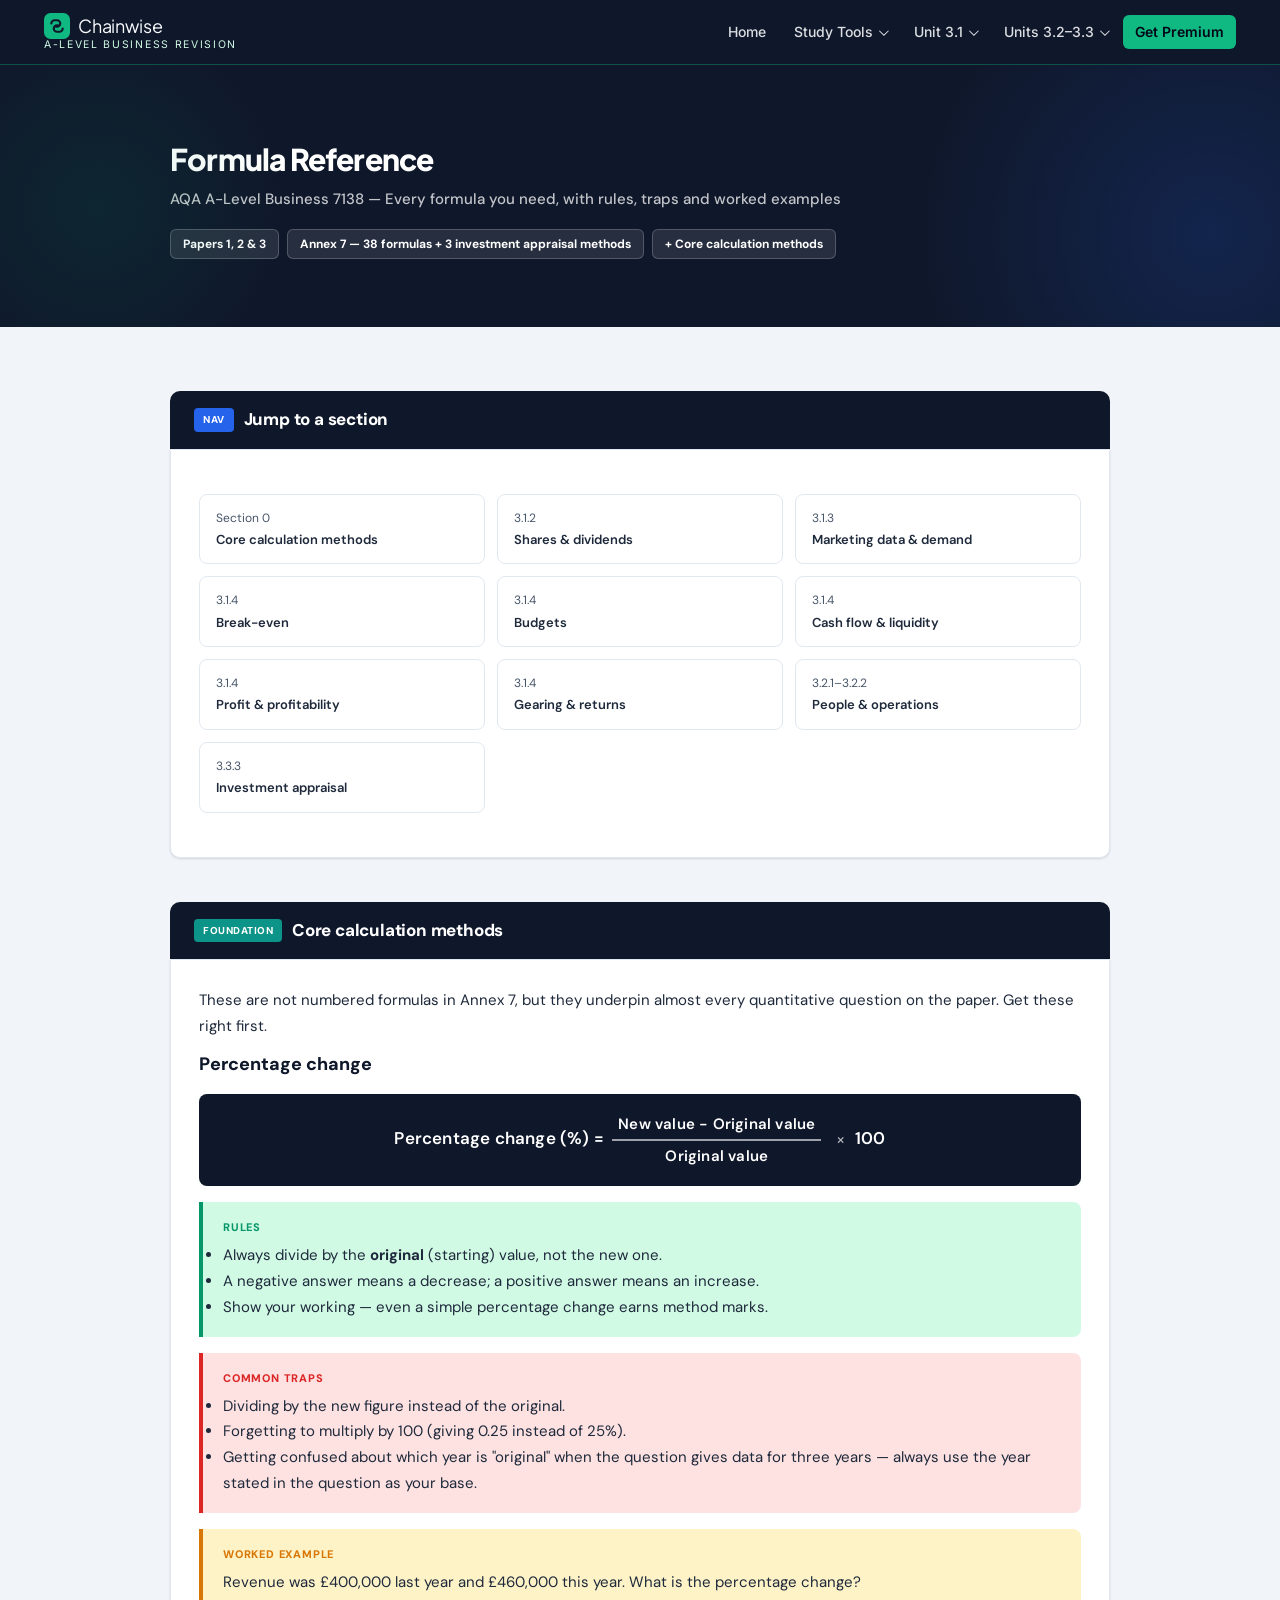
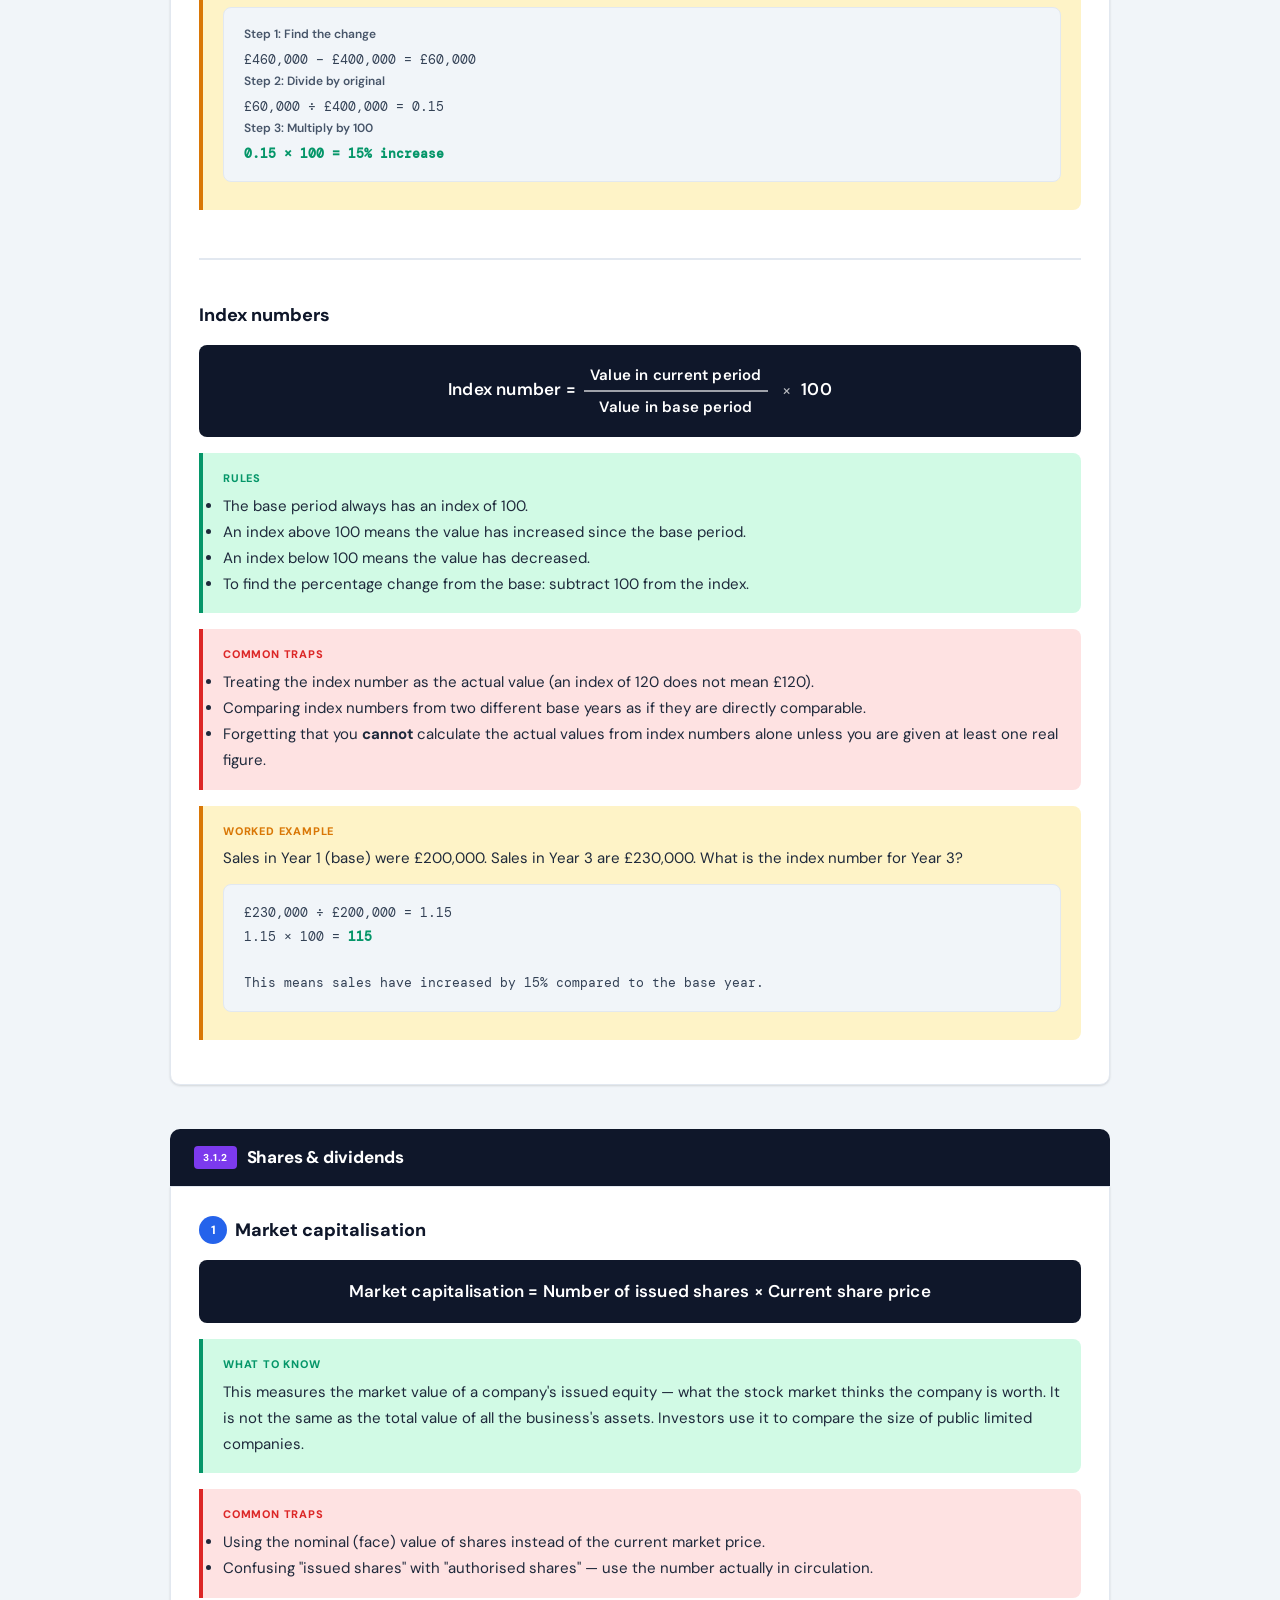
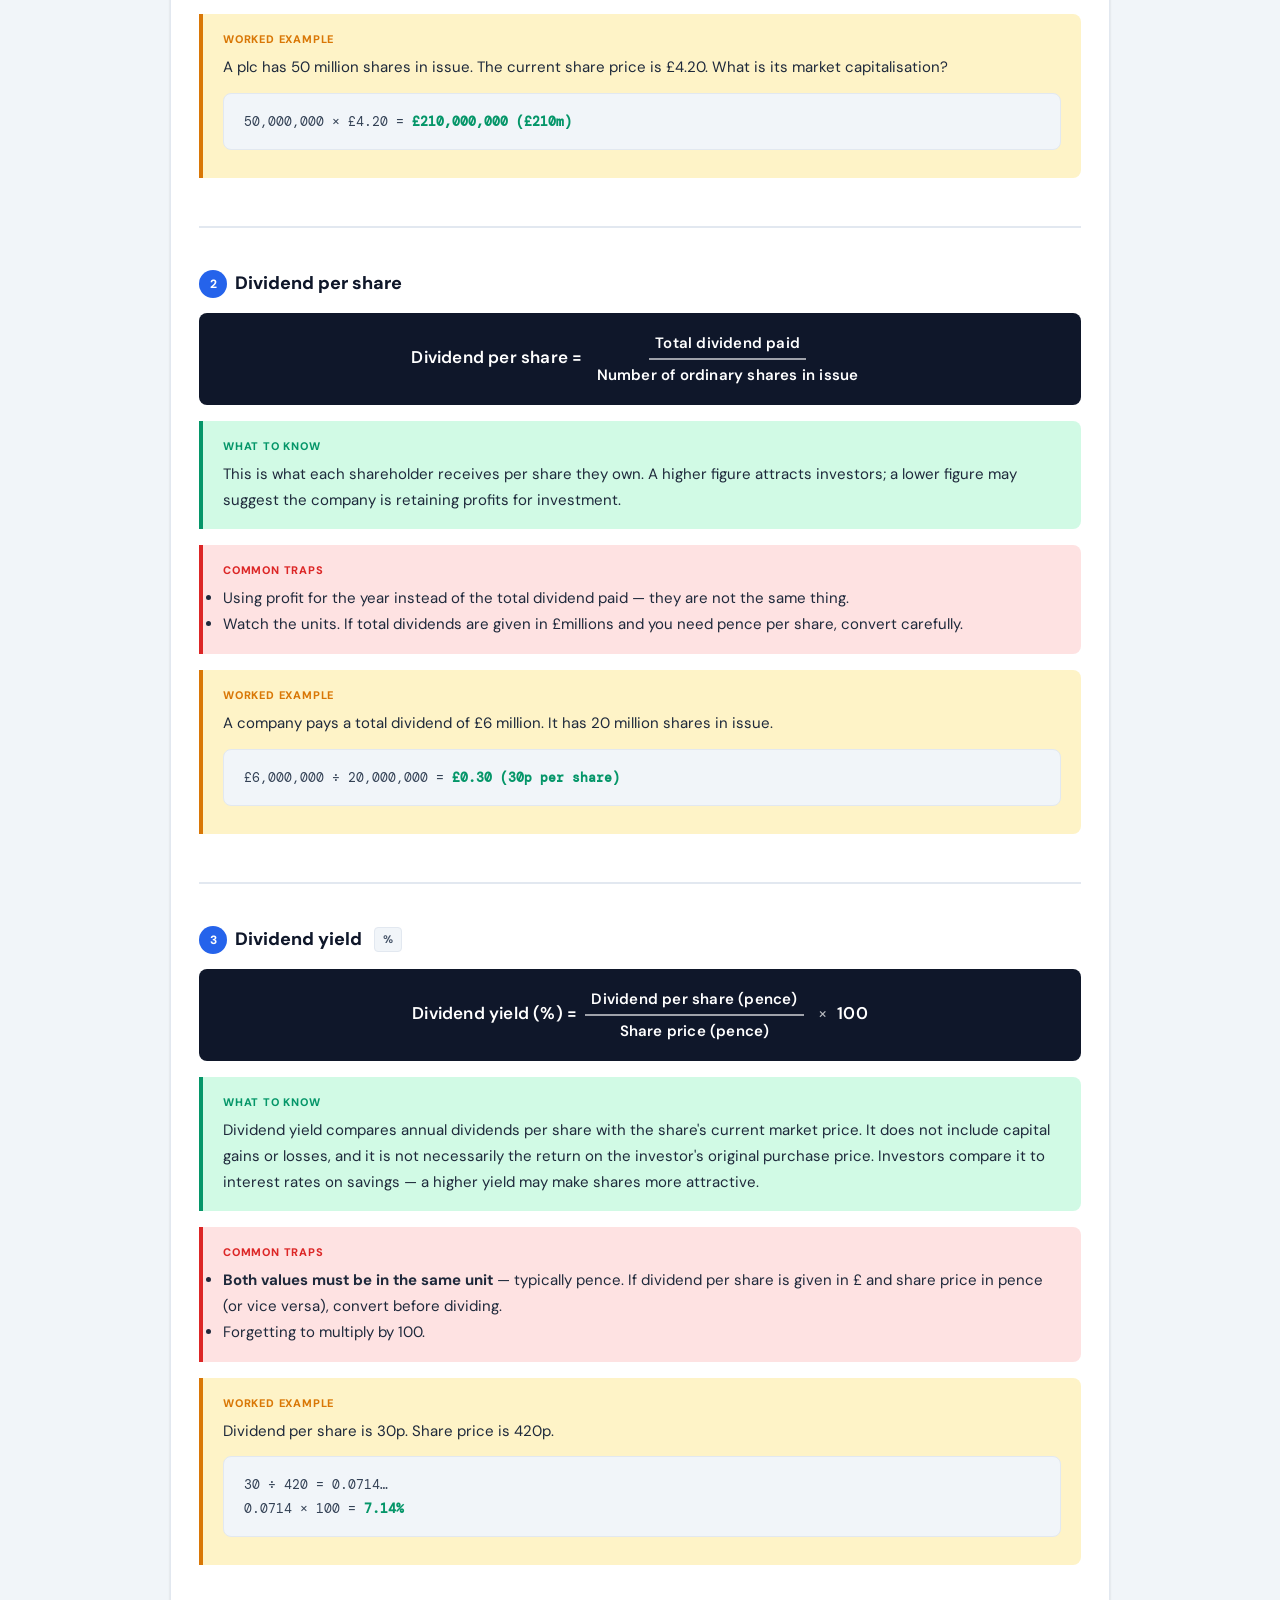
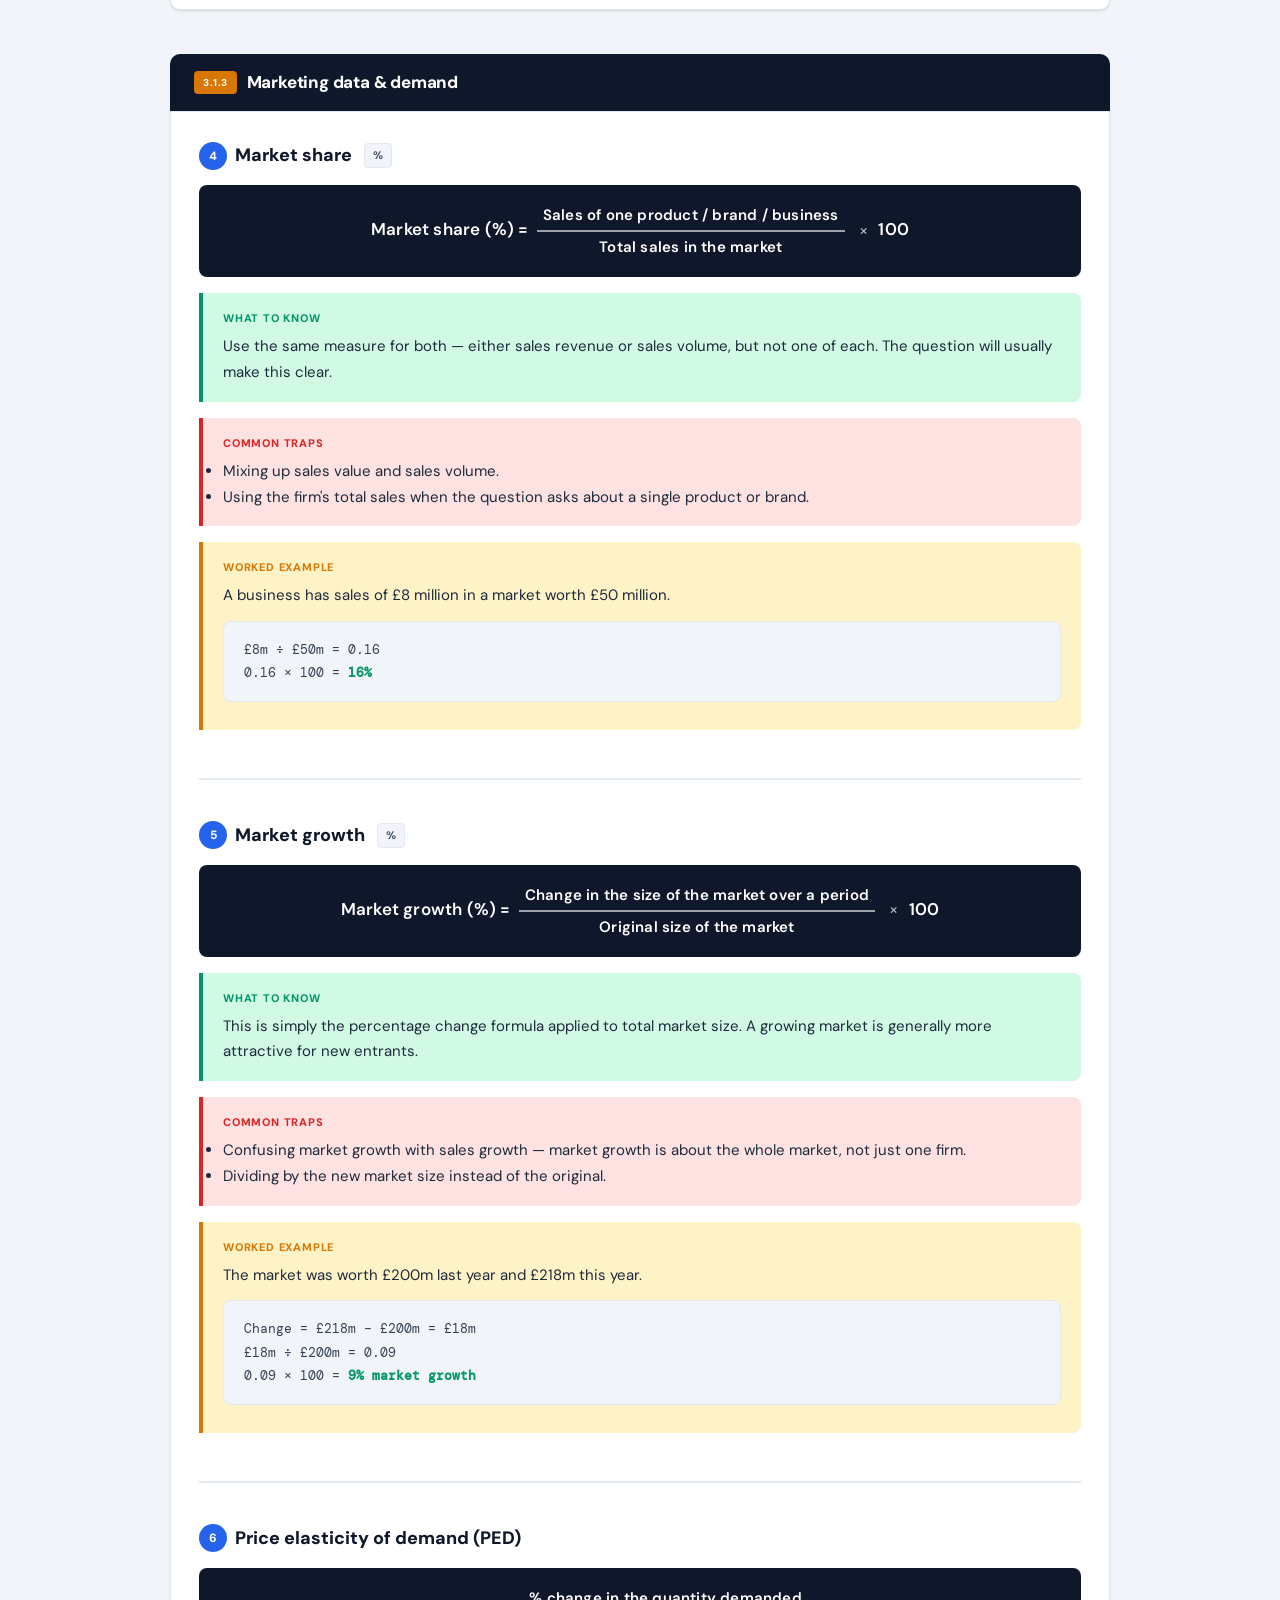
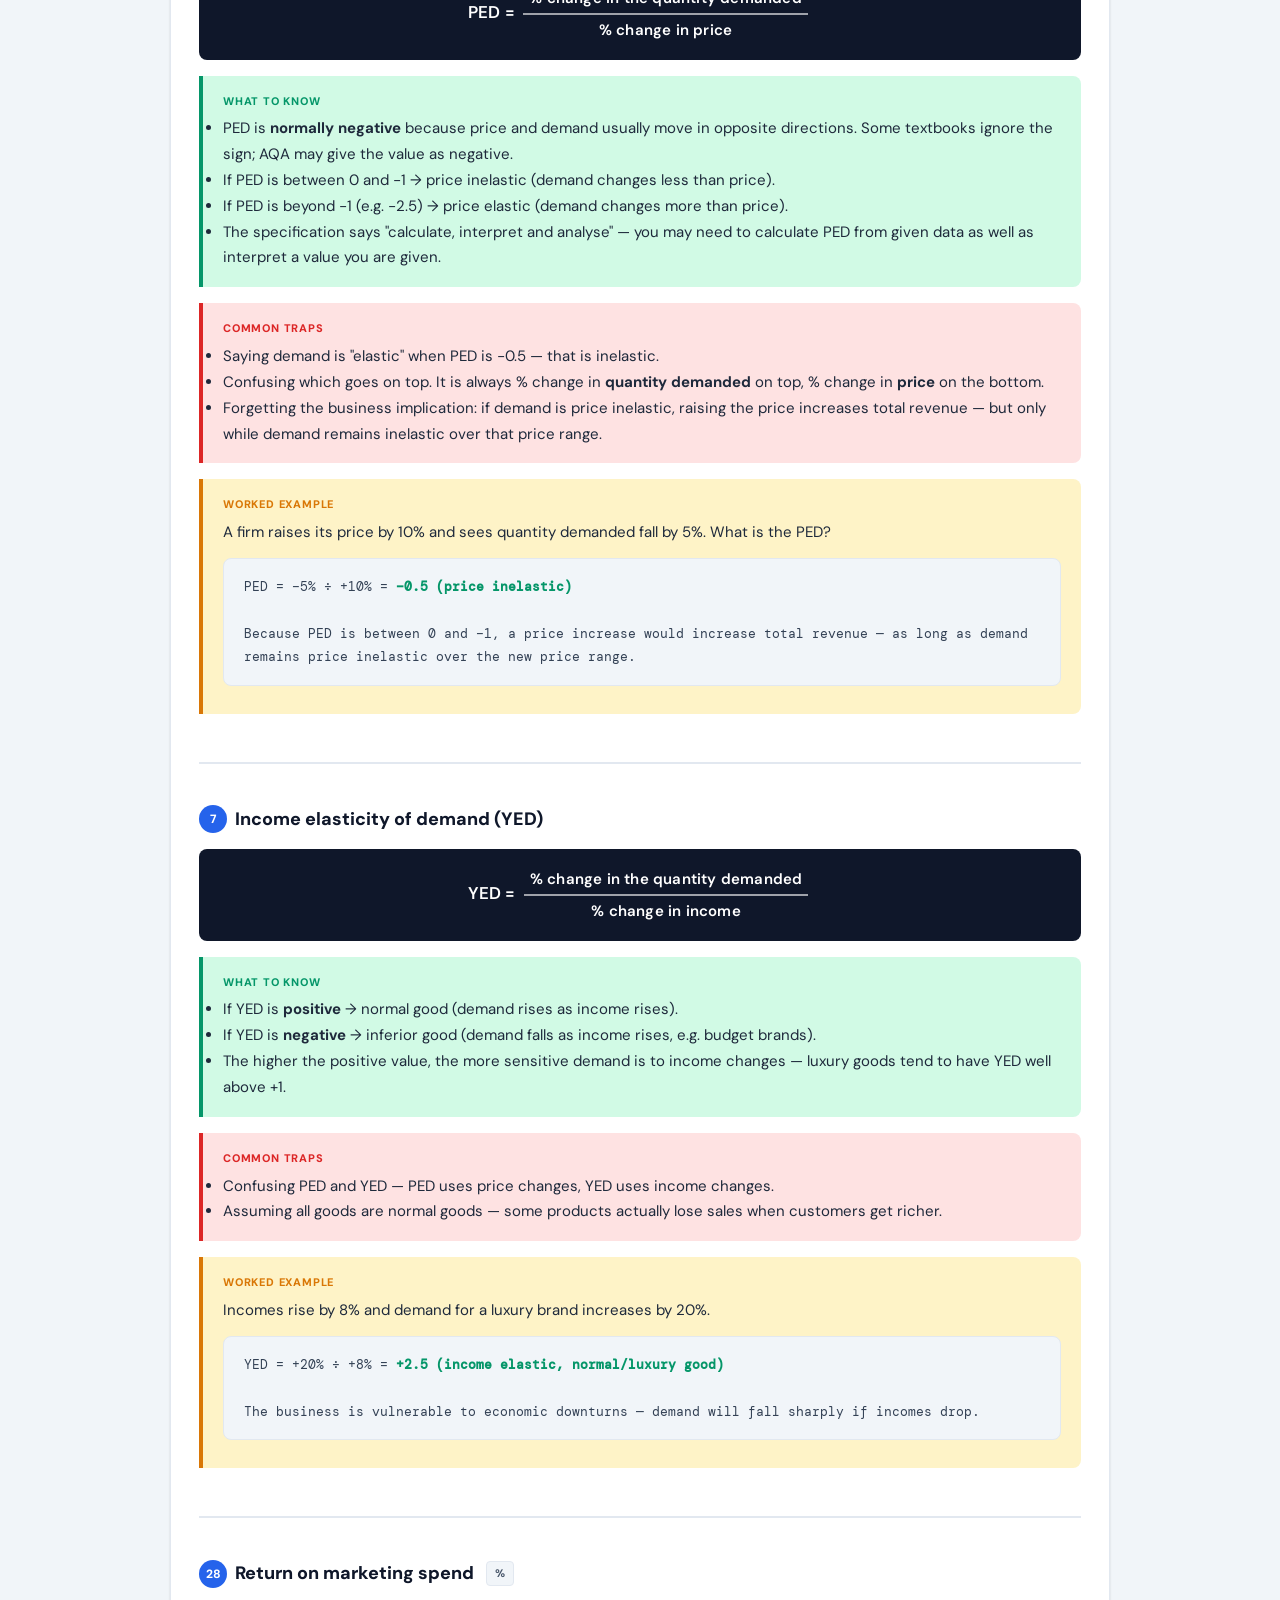
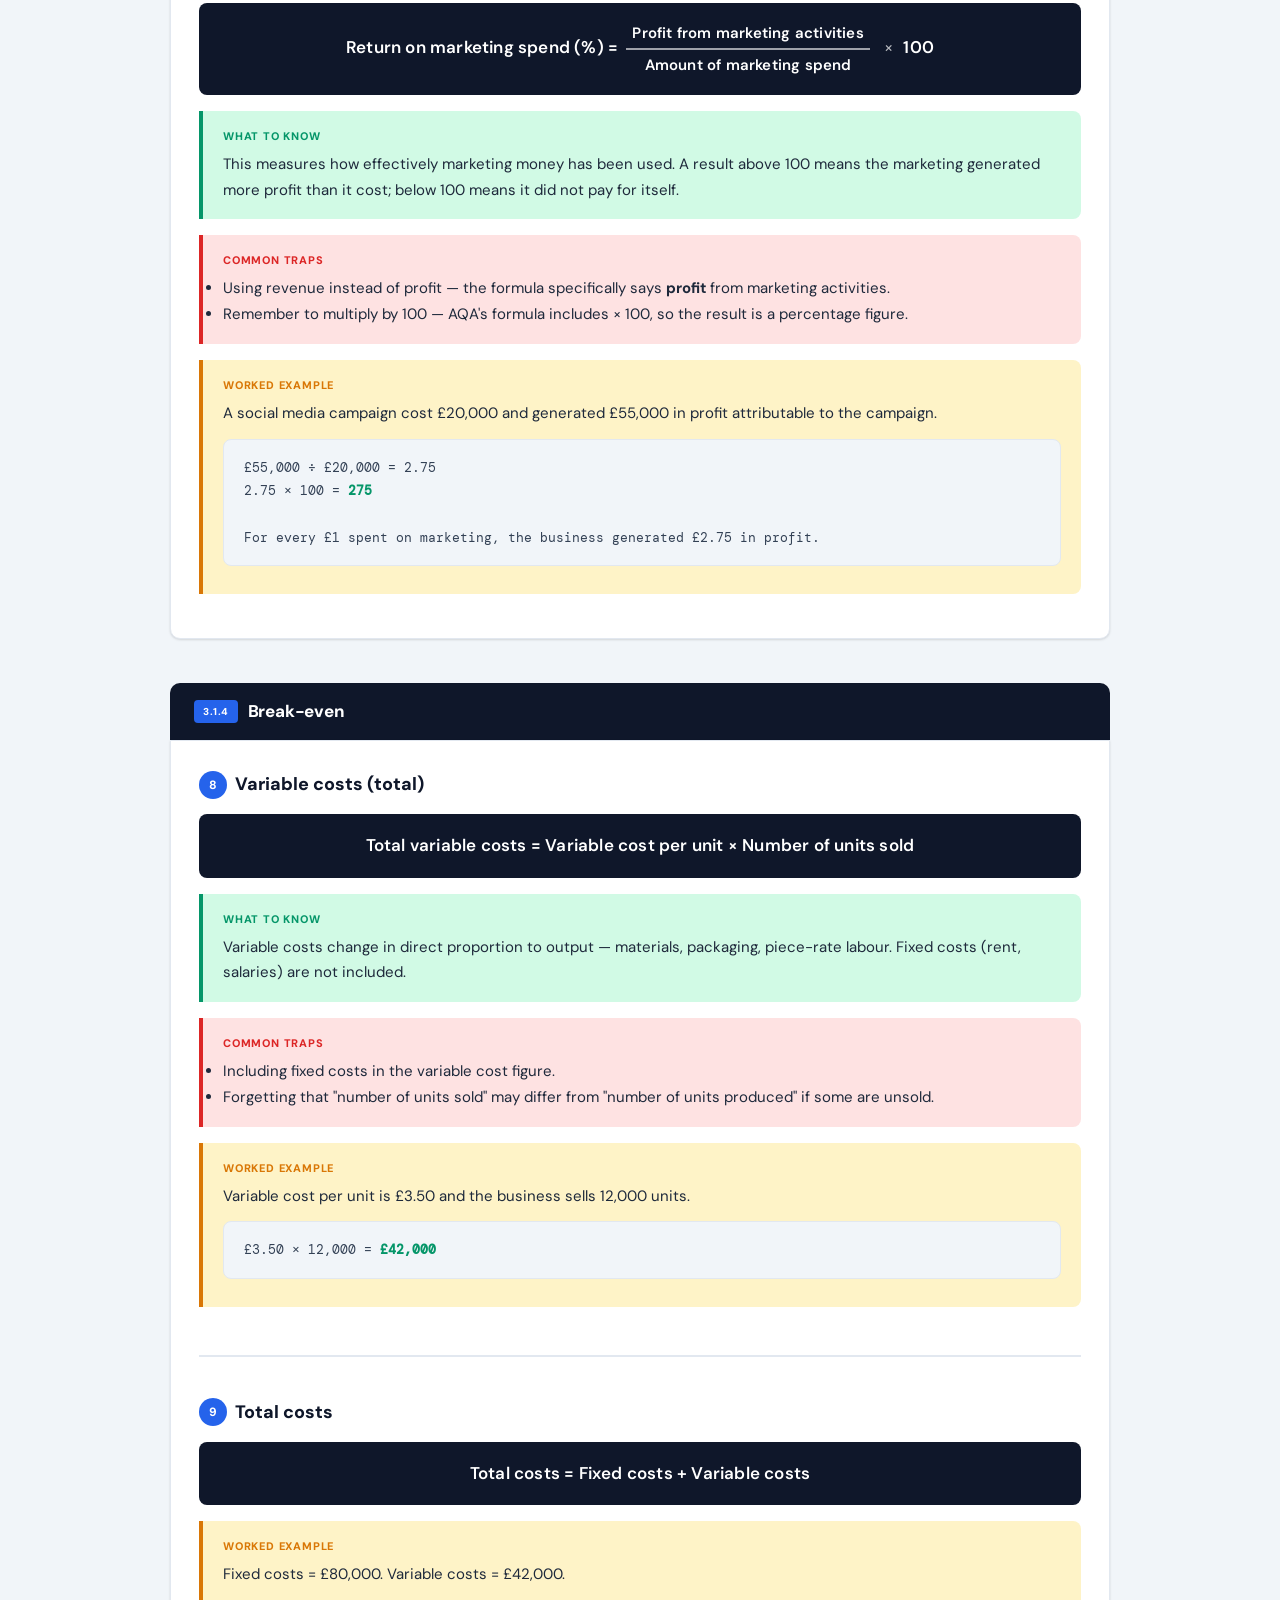
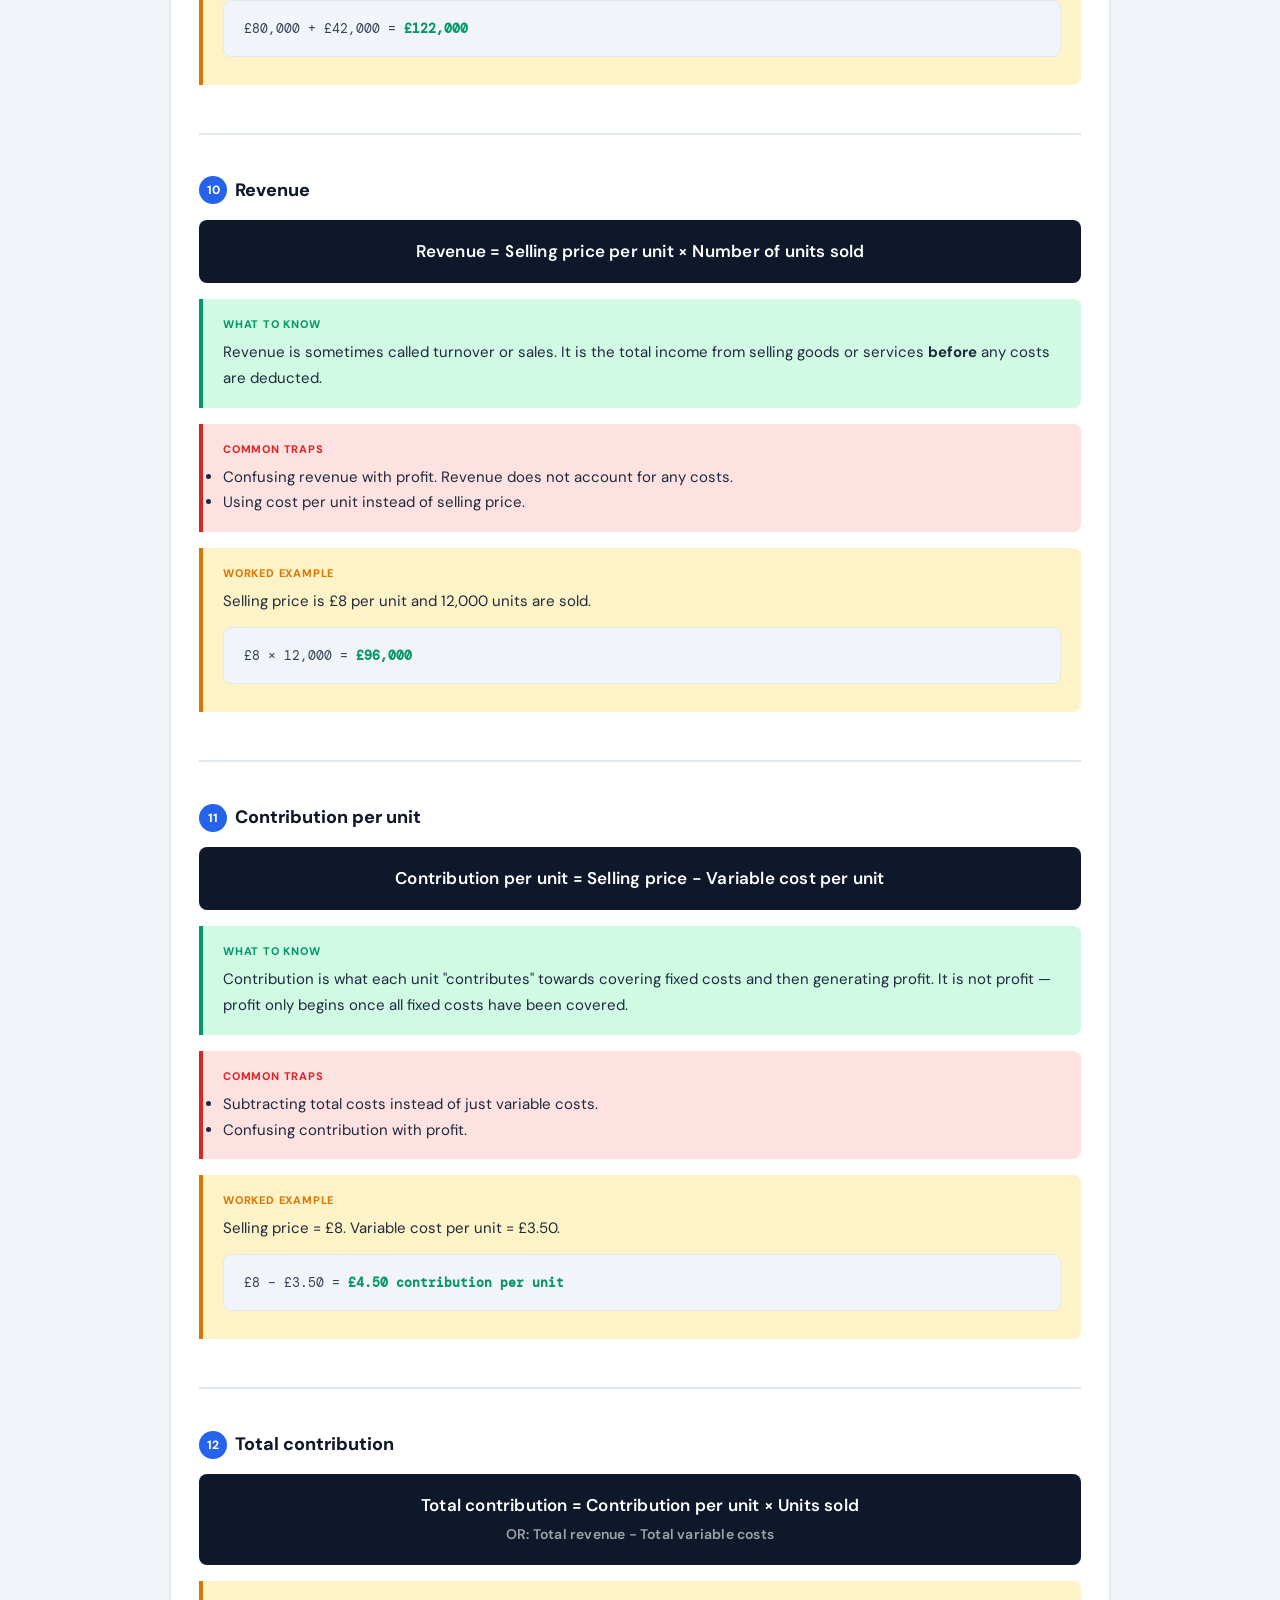
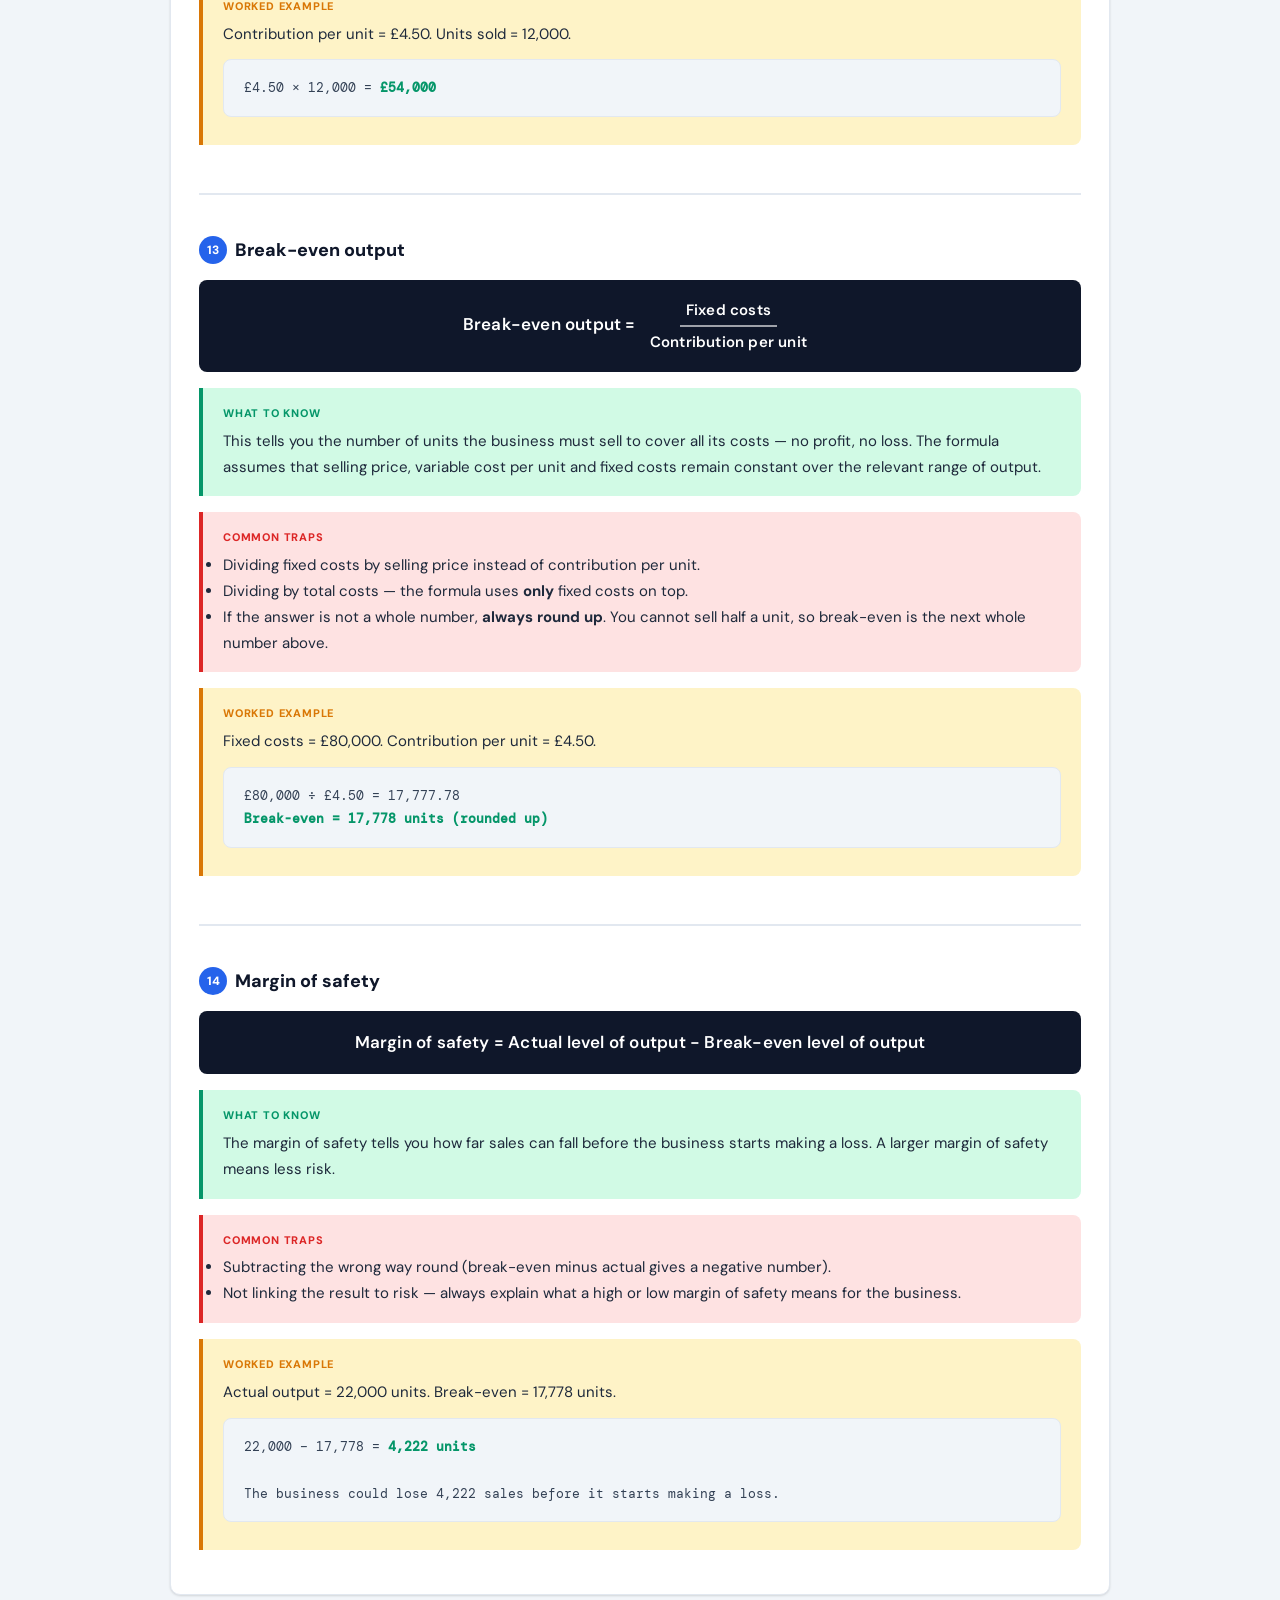
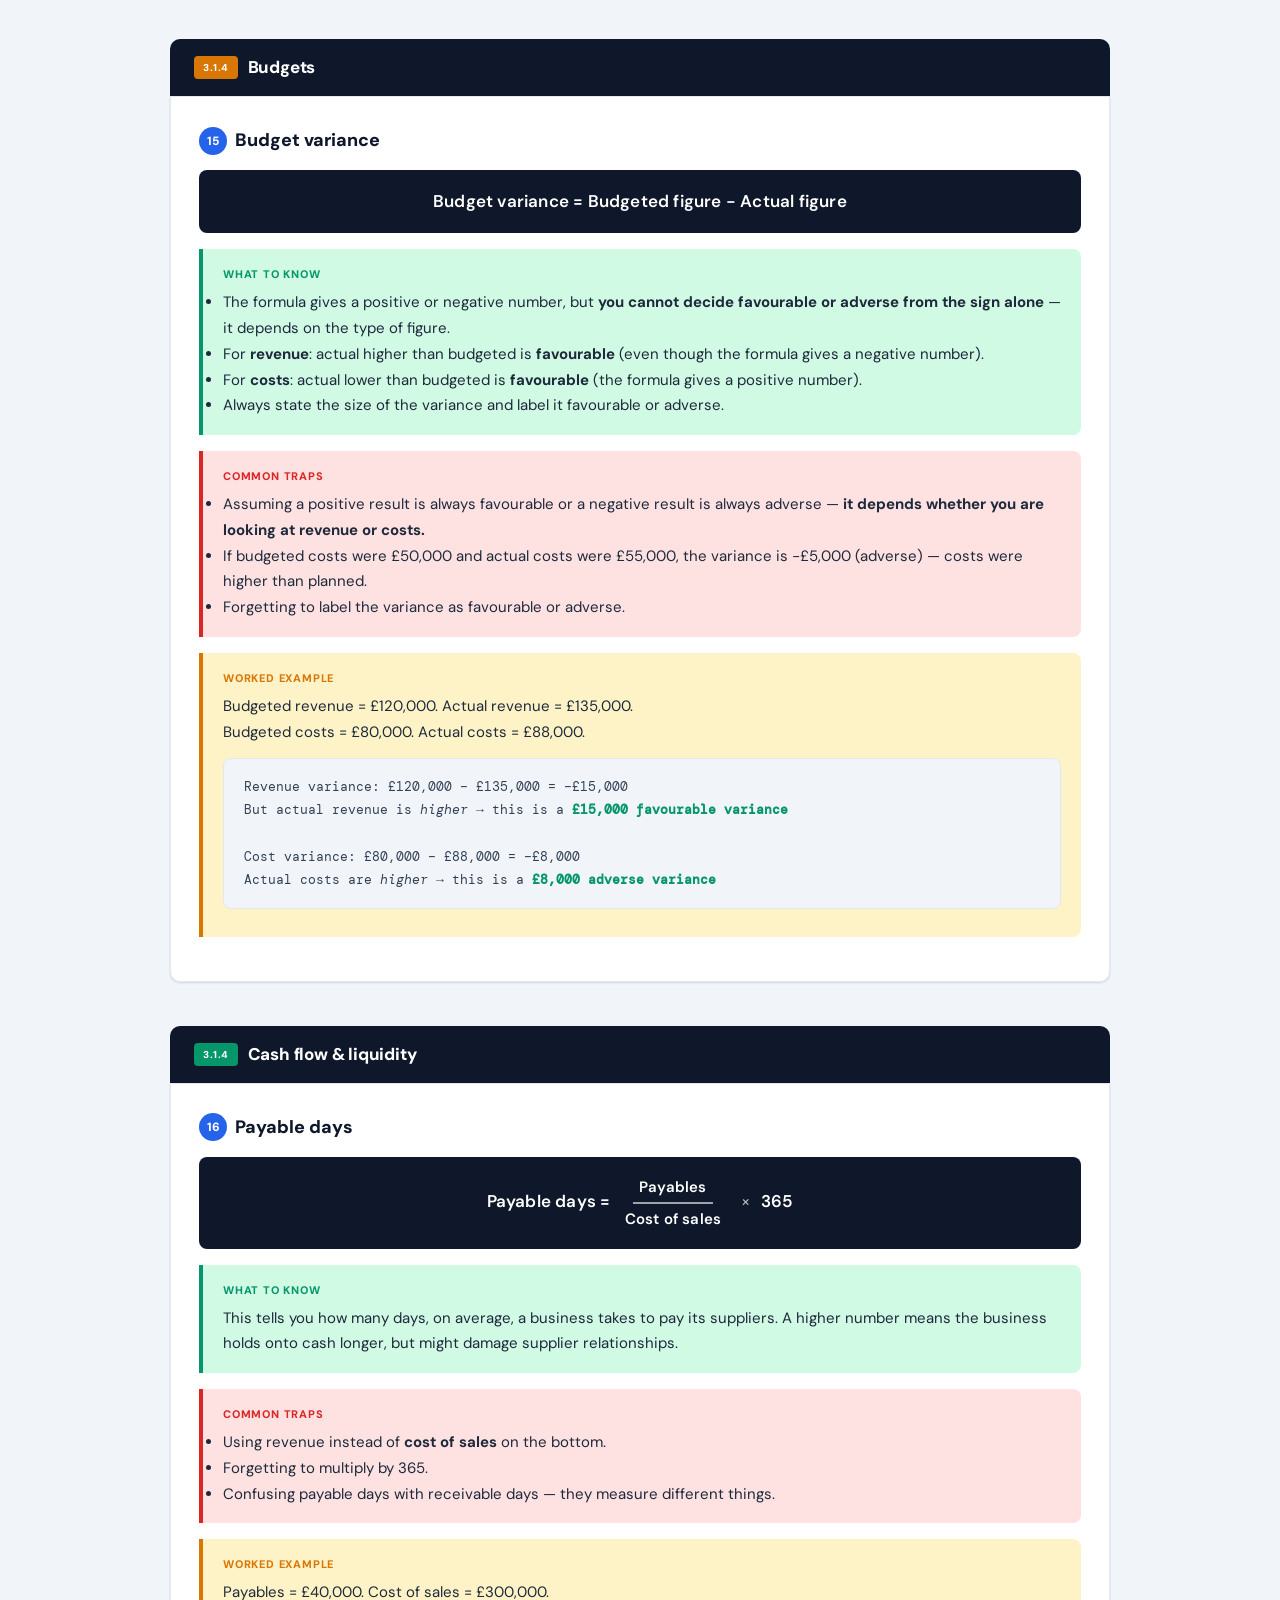
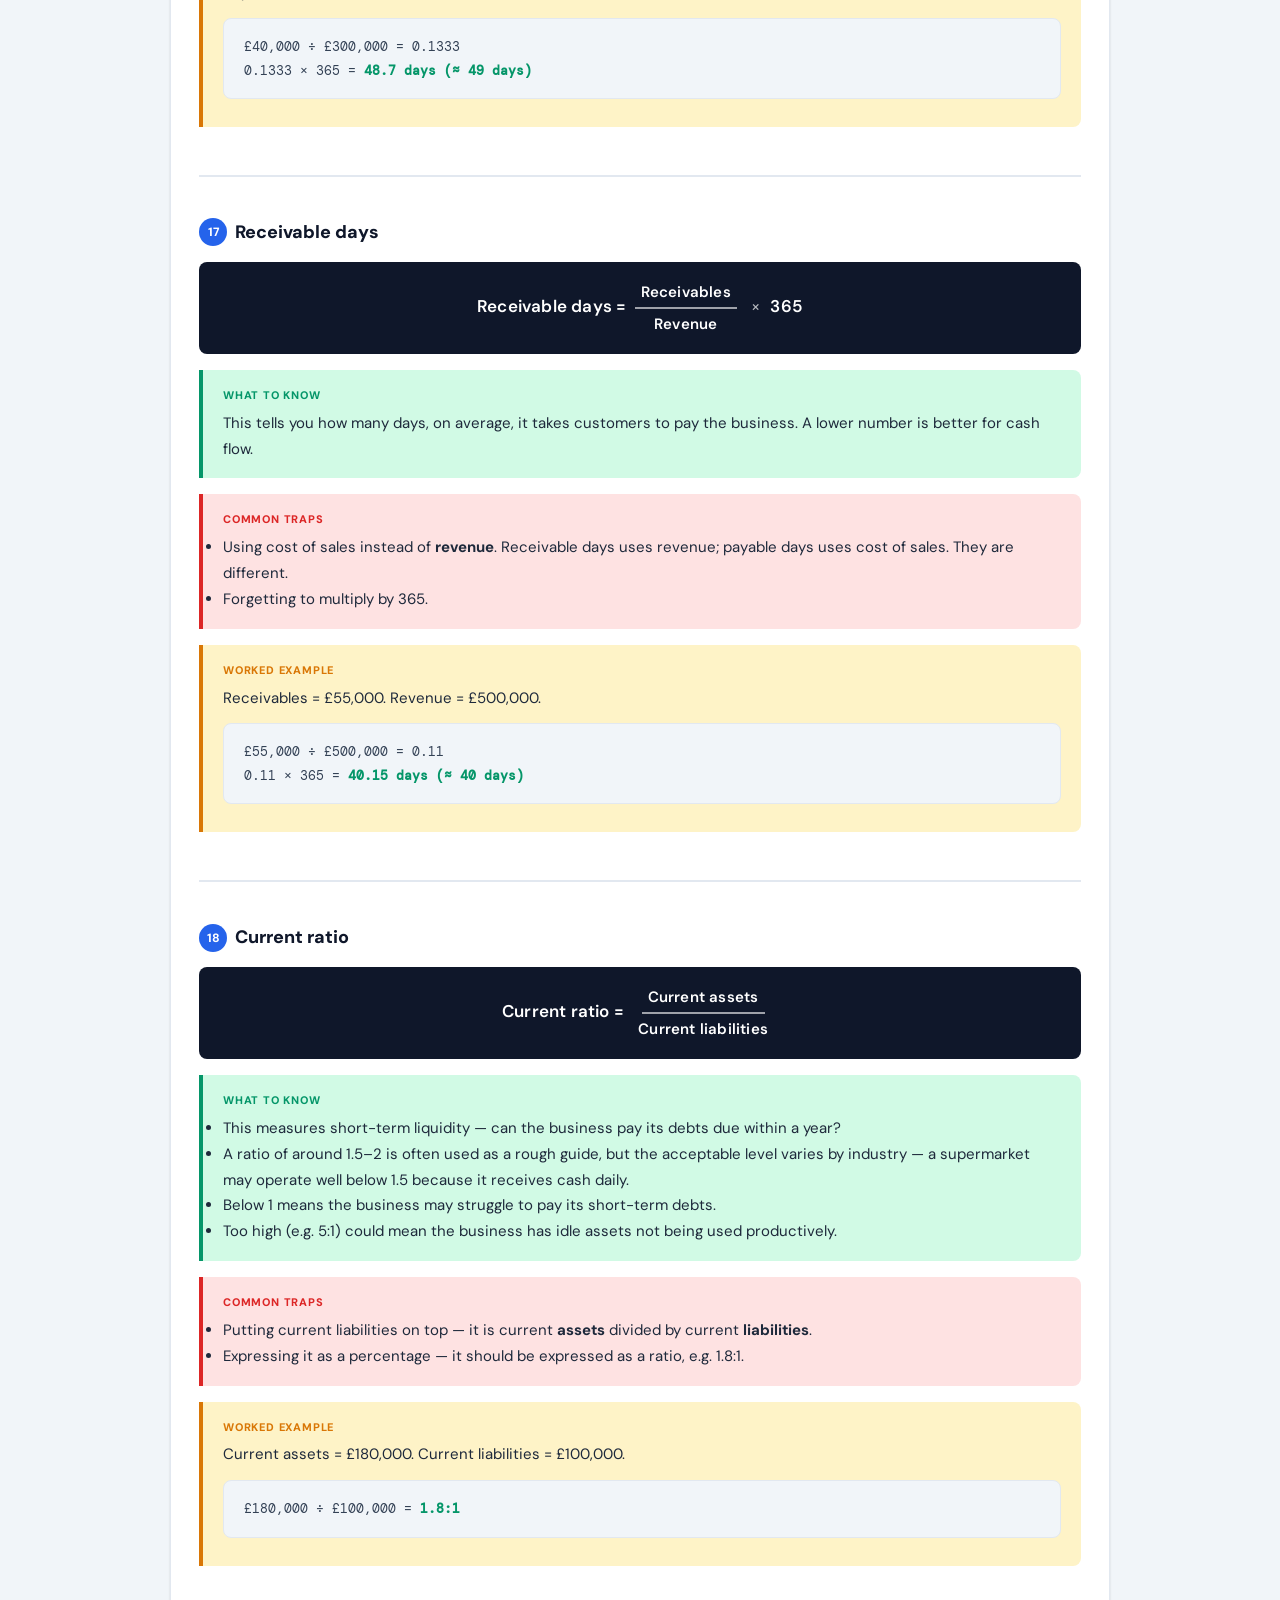
<file: formula_reference.html>
<!DOCTYPE html>
<html lang="en">
<head>
<meta charset="UTF-8">
<meta name="viewport" content="width=device-width, initial-scale=1.0">
<title>AQA A-Level Business (7138) — Complete Formula Reference</title>
<style>
  @import url('https://fonts.googleapis.com/css2?family=DM+Sans:ital,opsz,wght@0,9..40,400;0,9..40,500;0,9..40,600;0,9..40,700;0,9..40,800;0,9..40,900;1,9..40,400&family=DM+Mono:wght@400;500&display=swap');
  :root{--ink:#0f172a;--slate:#1e293b;--steel:#334155;--stone:#475569;--mist:#94a3b8;--snow:#f1f5f9;--white:#fff;--blue:#2563eb;--blue-l:#dbeafe;--em:#059669;--em-l:#d1fae5;--red:#dc2626;--red-l:#fee2e2;--amb:#d97706;--amb-l:#fef3c7;--pur:#7c3aed;--pur-l:#ede9fe;--teal:#0d9488;--teal-l:#ccfbf1;--bdr:#e2e8f0;--sh:0 1px 3px rgba(0,0,0,.08),0 1px 2px rgba(0,0,0,.06)}
  *{margin:0;padding:0;box-sizing:border-box}
  body{font-family:'DM Sans',-apple-system,sans-serif;background:var(--snow);color:var(--slate);line-height:1.72;font-size:15px}
  .ctr{max-width:980px;margin:0 auto;padding:20px}

  /* Hero */
  .hero{background:var(--ink);color:#fff;padding:56px 0 48px;position:relative;overflow:hidden}
  .hero::before{content:'';position:absolute;top:-50%;right:-18%;width:600px;height:600px;background:radial-gradient(circle,rgba(37,99,235,.18) 0%,transparent 70%);border-radius:50%}
  .hero::after{content:'';position:absolute;bottom:-30%;left:-8%;width:400px;height:400px;background:radial-gradient(circle,rgba(5,150,105,.12) 0%,transparent 70%);border-radius:50%}
  .hero h1{font-size:30px;font-weight:900;letter-spacing:-.8px;line-height:1.2;margin-bottom:10px;position:relative}
  .hero .sub{font-size:15px;font-weight:500;opacity:.75;position:relative}
  .hero .badges{margin-top:16px;display:flex;gap:8px;flex-wrap:wrap;position:relative}
  .hero .badge{display:inline-block;background:rgba(255,255,255,.1);border:1px solid rgba(255,255,255,.2);border-radius:6px;padding:4px 12px;font-size:12px;font-weight:700}

  /* Section headers */
  .sh{background:var(--ink);color:#fff;padding:14px 24px;border-radius:10px 10px 0 0;font-size:17px;font-weight:800;letter-spacing:-.2px;margin-top:44px;display:flex;align-items:center;gap:10px}
  .sh .p{display:inline-block;font-size:10px;font-weight:800;padding:3px 9px;border-radius:4px;letter-spacing:.5px;text-transform:uppercase;flex-shrink:0}
  .p.bl{background:var(--blue)}.p.gn{background:var(--em)}.p.pu{background:var(--pur)}.p.am{background:var(--amb)}.p.rd{background:var(--red)}.p.tl{background:var(--teal)}

  /* Cards */
  .cd{background:var(--white);border:1px solid var(--bdr);border-radius:0 0 10px 10px;padding:28px;margin-bottom:36px;box-shadow:var(--sh)}
  .cd.sa{border-radius:10px;margin-top:16px}

  h2{font-size:20px;font-weight:900;color:var(--ink);margin:28px 0 10px;padding-bottom:6px;border-bottom:3px solid var(--blue);display:inline-block}
  h3{font-size:16px;font-weight:700;color:var(--slate);margin:20px 0 8px}
  p{margin-bottom:10px}strong{font-weight:700}

  /* Boxes */
  .bx{padding:16px 20px;border-radius:0 8px 8px 0;margin:16px 0}.bx .l{font-size:11px;font-weight:800;text-transform:uppercase;letter-spacing:.8px;margin-bottom:6px}
  .tp{background:var(--red-l);border-left:4px solid var(--red)}.tp .l{color:var(--red)}
  .ti{background:var(--em-l);border-left:4px solid var(--em)}.ti .l{color:var(--em)}
  .eg{background:var(--amb-l);border-left:4px solid var(--amb)}.eg .l{color:var(--amb)}
  .nt{background:var(--teal-l);border-left:4px solid var(--teal)}.nt .l{color:var(--teal)}
  .df{background:var(--blue-l);border-left:4px solid var(--blue)}.df .l{color:var(--blue)}

  /* Formula display */
  .formula-box{background:var(--ink);color:#fff;padding:18px 24px;border-radius:8px;margin:14px 0;font-size:17px;font-weight:600;text-align:center;line-height:1.6;letter-spacing:.2px}
  .formula-box .frac{display:inline-flex;flex-direction:column;align-items:center;vertical-align:middle;margin:0 4px}
  .formula-box .frac .num{border-bottom:2px solid rgba(255,255,255,.6);padding:0 6px 3px;font-size:15px}
  .formula-box .frac .den{padding:3px 6px 0;font-size:15px}
  .formula-box .times{margin:0 6px;font-weight:400;opacity:.7}

  /* Formula entry */
  .f-entry{margin-bottom:40px;padding-bottom:32px;border-bottom:2px solid var(--bdr)}
  .f-entry:last-child{border-bottom:none;margin-bottom:0;padding-bottom:0}
  .f-num{display:inline-block;background:var(--blue);color:#fff;font-size:12px;font-weight:800;width:28px;height:28px;line-height:28px;text-align:center;border-radius:50%;margin-right:8px;vertical-align:middle}
  .f-title{font-size:18px;font-weight:800;color:var(--ink);display:inline;vertical-align:middle}
  .f-unit{display:inline-block;background:var(--snow);border:1px solid var(--bdr);font-size:11px;font-weight:700;padding:2px 8px;border-radius:4px;margin-left:8px;color:var(--stone);vertical-align:middle}

  /* Working */
  .working{background:var(--snow);border:1px solid var(--bdr);border-radius:8px;padding:16px 20px;margin:12px 0;font-family:'DM Mono',monospace;font-size:13px;line-height:1.8;color:var(--steel)}
  .working .step{color:var(--stone);font-size:12px;font-weight:600;margin-bottom:2px;font-family:'DM Sans',sans-serif}
  .working .ans{color:var(--em);font-weight:700}

  /* Nav */
  .nav-grid{display:grid;grid-template-columns:repeat(auto-fill,minmax(280px,1fr));gap:12px;margin:16px 0}
  .nav-link{display:block;padding:12px 16px;background:var(--white);border:1px solid var(--bdr);border-radius:8px;text-decoration:none;color:var(--slate);font-size:13px;font-weight:600;transition:all .15s}
  .nav-link:hover{border-color:var(--blue);background:var(--blue-l)}
  .nav-link .nl{font-weight:400;color:var(--stone);font-size:12px}

  table{width:100%;border-collapse:collapse;margin:16px 0;font-size:13.5px}
  th{background:var(--ink);color:#fff;font-weight:700;text-align:left;padding:10px 14px;font-size:11px;text-transform:uppercase;letter-spacing:.5px}
  td{padding:10px 14px;border-bottom:1px solid var(--bdr);vertical-align:top}tr:nth-child(even){background:var(--snow)}

  @media(max-width:640px){.hero h1{font-size:22px}.ctr{padding:12px}.cd{padding:18px}.formula-box{font-size:14px;padding:14px}.nav-grid{grid-template-columns:1fr}}
  @media print{body{background:#fff;font-size:12px}.hero{padding:24px 0}.cd{box-shadow:none;border:1px solid #ddd}.sh{page-break-before:auto}.f-entry{page-break-inside:avoid}}
</style>
<meta name="robots" content="noindex, nofollow">
<link rel="preconnect" href="https://fonts.googleapis.com"><link href="https://fonts.googleapis.com/css2?family=Plus+Jakarta+Sans:wght@500;600;700;800&family=Inter:wght@400;500;600;700&display=swap" rel="stylesheet">
<link rel="stylesheet" href="assets/site.css">
<link rel="icon" href="assets/favicon.svg" type="image/svg+xml">
</head>
<body>

<div class="hero">
  <div class="ctr">
    <h1>Formula Reference</h1>
    <div class="sub">AQA A-Level Business 7138 — Every formula you need, with rules, traps and worked examples</div>
    <div class="badges">
      <span class="badge">Papers 1, 2 &amp; 3</span>
      <span class="badge">Annex 7 — 38 formulas + 3 investment appraisal methods</span>
      <span class="badge">+ Core calculation methods</span>
    </div>
  </div>
</div>

<div class="ctr">

<!-- Quick nav -->
<div class="sh"><span class="p bl">NAV</span> Jump to a section</div>
<div class="cd">
  <div class="nav-grid">
    <a class="nav-link" href="#core"><span class="nl">Section 0</span><br>Core calculation methods</a>
    <a class="nav-link" href="#shares"><span class="nl">3.1.2</span><br>Shares &amp; dividends</a>
    <a class="nav-link" href="#marketing"><span class="nl">3.1.3</span><br>Marketing data &amp; demand</a>
    <a class="nav-link" href="#breakeven"><span class="nl">3.1.4</span><br>Break-even</a>
    <a class="nav-link" href="#budgets"><span class="nl">3.1.4</span><br>Budgets</a>
    <a class="nav-link" href="#liquidity"><span class="nl">3.1.4</span><br>Cash flow &amp; liquidity</a>
    <a class="nav-link" href="#profit"><span class="nl">3.1.4</span><br>Profit &amp; profitability</a>
    <a class="nav-link" href="#gearing"><span class="nl">3.1.4</span><br>Gearing &amp; returns</a>
    <a class="nav-link" href="#people"><span class="nl">3.2.1–3.2.2</span><br>People &amp; operations</a>
    <a class="nav-link" href="#invest"><span class="nl">3.3.3</span><br>Investment appraisal</a>
  </div>
</div>

<!-- ===================== SECTION 0: CORE METHODS ===================== -->
<div id="core" class="sh"><span class="p tl">FOUNDATION</span> Core calculation methods</div>
<div class="cd">
<p>These are not numbered formulas in Annex 7, but they underpin almost every quantitative question on the paper. Get these right first.</p>

<div class="f-entry">
  <span class="f-title">Percentage change</span>
  <div class="formula-box">
    Percentage change (%) = <span class="frac"><span class="num">New value − Original value</span><span class="den">Original value</span></span> <span class="times">×</span> 100
  </div>
  <div class="bx ti"><div class="l">Rules</div>
    <ul>
      <li>Always divide by the <strong>original</strong> (starting) value, not the new one.</li>
      <li>A negative answer means a decrease; a positive answer means an increase.</li>
      <li>Show your working — even a simple percentage change earns method marks.</li>
    </ul>
  </div>
  <div class="bx tp"><div class="l">Common traps</div>
    <ul>
      <li>Dividing by the new figure instead of the original.</li>
      <li>Forgetting to multiply by 100 (giving 0.25 instead of 25%).</li>
      <li>Getting confused about which year is "original" when the question gives data for three years — always use the year stated in the question as your base.</li>
    </ul>
  </div>
  <div class="bx eg"><div class="l">Worked example</div>
    Revenue was £400,000 last year and £460,000 this year. What is the percentage change?
    <div class="working">
      <div class="step">Step 1: Find the change</div>
      £460,000 − £400,000 = £60,000<br>
      <div class="step">Step 2: Divide by original</div>
      £60,000 ÷ £400,000 = 0.15<br>
      <div class="step">Step 3: Multiply by 100</div>
      <span class="ans">0.15 × 100 = 15% increase</span>
    </div>
  </div>
</div>

<div class="f-entry">
  <span class="f-title">Index numbers</span>
  <div class="formula-box">
    Index number = <span class="frac"><span class="num">Value in current period</span><span class="den">Value in base period</span></span> <span class="times">×</span> 100
  </div>
  <div class="bx ti"><div class="l">Rules</div>
    <ul>
      <li>The base period always has an index of 100.</li>
      <li>An index above 100 means the value has increased since the base period.</li>
      <li>An index below 100 means the value has decreased.</li>
      <li>To find the percentage change from the base: subtract 100 from the index.</li>
    </ul>
  </div>
  <div class="bx tp"><div class="l">Common traps</div>
    <ul>
      <li>Treating the index number as the actual value (an index of 120 does not mean £120).</li>
      <li>Comparing index numbers from two different base years as if they are directly comparable.</li>
      <li>Forgetting that you <strong>cannot</strong> calculate the actual values from index numbers alone unless you are given at least one real figure.</li>
    </ul>
  </div>
  <div class="bx eg"><div class="l">Worked example</div>
    Sales in Year 1 (base) were £200,000. Sales in Year 3 are £230,000. What is the index number for Year 3?
    <div class="working">
      £230,000 ÷ £200,000 = 1.15<br>
      1.15 × 100 = <span class="ans">115</span><br><br>
      This means sales have increased by 15% compared to the base year.
    </div>
  </div>
</div>
</div>

<!-- ===================== SECTION: SHARES ===================== -->
<div id="shares" class="sh"><span class="p pu">3.1.2</span> Shares &amp; dividends</div>
<div class="cd">

<div class="f-entry">
  <span class="f-num">1</span><span class="f-title">Market capitalisation</span>
  <div class="formula-box">
    Market capitalisation = Number of issued shares × Current share price
  </div>
  <div class="bx ti"><div class="l">What to know</div>
    This measures the market value of a company's issued equity — what the stock market thinks the company is worth. It is not the same as the total value of all the business's assets. Investors use it to compare the size of public limited companies.
  </div>
  <div class="bx tp"><div class="l">Common traps</div>
    <ul>
      <li>Using the nominal (face) value of shares instead of the current market price.</li>
      <li>Confusing "issued shares" with "authorised shares" — use the number actually in circulation.</li>
    </ul>
  </div>
  <div class="bx eg"><div class="l">Worked example</div>
    A plc has 50 million shares in issue. The current share price is £4.20. What is its market capitalisation?
    <div class="working">
      50,000,000 × £4.20 = <span class="ans">£210,000,000 (£210m)</span>
    </div>
  </div>
</div>

<div class="f-entry">
  <span class="f-num">2</span><span class="f-title">Dividend per share</span>
  <div class="formula-box">
    Dividend per share = <span class="frac"><span class="num">Total dividend paid</span><span class="den">Number of ordinary shares in issue</span></span>
  </div>
  <div class="bx ti"><div class="l">What to know</div>
    This is what each shareholder receives per share they own. A higher figure attracts investors; a lower figure may suggest the company is retaining profits for investment.
  </div>
  <div class="bx tp"><div class="l">Common traps</div>
    <ul>
      <li>Using profit for the year instead of the total dividend paid — they are not the same thing.</li>
      <li>Watch the units. If total dividends are given in £millions and you need pence per share, convert carefully.</li>
    </ul>
  </div>
  <div class="bx eg"><div class="l">Worked example</div>
    A company pays a total dividend of £6 million. It has 20 million shares in issue.
    <div class="working">
      £6,000,000 ÷ 20,000,000 = <span class="ans">£0.30 (30p per share)</span>
    </div>
  </div>
</div>

<div class="f-entry">
  <span class="f-num">3</span><span class="f-title">Dividend yield</span>
  <span class="f-unit">%</span>
  <div class="formula-box">
    Dividend yield (%) = <span class="frac"><span class="num">Dividend per share (pence)</span><span class="den">Share price (pence)</span></span> <span class="times">×</span> 100
  </div>
  <div class="bx ti"><div class="l">What to know</div>
    Dividend yield compares annual dividends per share with the share's current market price. It does not include capital gains or losses, and it is not necessarily the return on the investor's original purchase price. Investors compare it to interest rates on savings — a higher yield may make shares more attractive.
  </div>
  <div class="bx tp"><div class="l">Common traps</div>
    <ul>
      <li><strong>Both values must be in the same unit</strong> — typically pence. If dividend per share is given in £ and share price in pence (or vice versa), convert before dividing.</li>
      <li>Forgetting to multiply by 100.</li>
    </ul>
  </div>
  <div class="bx eg"><div class="l">Worked example</div>
    Dividend per share is 30p. Share price is 420p.
    <div class="working">
      30 ÷ 420 = 0.0714…<br>
      0.0714 × 100 = <span class="ans">7.14%</span>
    </div>
  </div>
</div>
</div>

<!-- ===================== SECTION: MARKETING ===================== -->
<div id="marketing" class="sh"><span class="p am">3.1.3</span> Marketing data &amp; demand</div>
<div class="cd">

<div class="f-entry">
  <span class="f-num">4</span><span class="f-title">Market share</span>
  <span class="f-unit">%</span>
  <div class="formula-box">
    Market share (%) = <span class="frac"><span class="num">Sales of one product / brand / business</span><span class="den">Total sales in the market</span></span> <span class="times">×</span> 100
  </div>
  <div class="bx ti"><div class="l">What to know</div>
    Use the same measure for both — either sales revenue or sales volume, but not one of each. The question will usually make this clear.
  </div>
  <div class="bx tp"><div class="l">Common traps</div>
    <ul>
      <li>Mixing up sales value and sales volume.</li>
      <li>Using the firm's total sales when the question asks about a single product or brand.</li>
    </ul>
  </div>
  <div class="bx eg"><div class="l">Worked example</div>
    A business has sales of £8 million in a market worth £50 million.
    <div class="working">
      £8m ÷ £50m = 0.16<br>
      0.16 × 100 = <span class="ans">16%</span>
    </div>
  </div>
</div>

<div class="f-entry">
  <span class="f-num">5</span><span class="f-title">Market growth</span>
  <span class="f-unit">%</span>
  <div class="formula-box">
    Market growth (%) = <span class="frac"><span class="num">Change in the size of the market over a period</span><span class="den">Original size of the market</span></span> <span class="times">×</span> 100
  </div>
  <div class="bx ti"><div class="l">What to know</div>
    This is simply the percentage change formula applied to total market size. A growing market is generally more attractive for new entrants.
  </div>
  <div class="bx tp"><div class="l">Common traps</div>
    <ul>
      <li>Confusing market growth with sales growth — market growth is about the whole market, not just one firm.</li>
      <li>Dividing by the new market size instead of the original.</li>
    </ul>
  </div>
  <div class="bx eg"><div class="l">Worked example</div>
    The market was worth £200m last year and £218m this year.
    <div class="working">
      Change = £218m − £200m = £18m<br>
      £18m ÷ £200m = 0.09<br>
      0.09 × 100 = <span class="ans">9% market growth</span>
    </div>
  </div>
</div>

<div class="f-entry">
  <span class="f-num">6</span><span class="f-title">Price elasticity of demand (PED)</span>
  <div class="formula-box">
    PED = <span class="frac"><span class="num">% change in the quantity demanded</span><span class="den">% change in price</span></span>
  </div>
  <div class="bx ti"><div class="l">What to know</div>
    <ul>
      <li>PED is <strong>normally negative</strong> because price and demand usually move in opposite directions. Some textbooks ignore the sign; AQA may give the value as negative.</li>
      <li>If PED is between 0 and −1 → price inelastic (demand changes less than price).</li>
      <li>If PED is beyond −1 (e.g. −2.5) → price elastic (demand changes more than price).</li>
      <li>The specification says "calculate, interpret and analyse" — you may need to calculate PED from given data as well as interpret a value you are given.</li>
    </ul>
  </div>
  <div class="bx tp"><div class="l">Common traps</div>
    <ul>
      <li>Saying demand is "elastic" when PED is −0.5 — that is inelastic.</li>
      <li>Confusing which goes on top. It is always % change in <strong>quantity demanded</strong> on top, % change in <strong>price</strong> on the bottom.</li>
      <li>Forgetting the business implication: if demand is price inelastic, raising the price increases total revenue — but only while demand remains inelastic over that price range.</li>
    </ul>
  </div>
  <div class="bx eg"><div class="l">Worked example</div>
    A firm raises its price by 10% and sees quantity demanded fall by 5%. What is the PED?
    <div class="working">
      PED = −5% ÷ +10% = <span class="ans">−0.5 (price inelastic)</span><br><br>
      Because PED is between 0 and −1, a price increase would increase total revenue — as long as demand remains price inelastic over the new price range.
    </div>
  </div>
</div>

<div class="f-entry">
  <span class="f-num">7</span><span class="f-title">Income elasticity of demand (YED)</span>
  <div class="formula-box">
    YED = <span class="frac"><span class="num">% change in the quantity demanded</span><span class="den">% change in income</span></span>
  </div>
  <div class="bx ti"><div class="l">What to know</div>
    <ul>
      <li>If YED is <strong>positive</strong> → normal good (demand rises as income rises).</li>
      <li>If YED is <strong>negative</strong> → inferior good (demand falls as income rises, e.g. budget brands).</li>
      <li>The higher the positive value, the more sensitive demand is to income changes — luxury goods tend to have YED well above +1.</li>
    </ul>
  </div>
  <div class="bx tp"><div class="l">Common traps</div>
    <ul>
      <li>Confusing PED and YED — PED uses price changes, YED uses income changes.</li>
      <li>Assuming all goods are normal goods — some products actually lose sales when customers get richer.</li>
    </ul>
  </div>
  <div class="bx eg"><div class="l">Worked example</div>
    Incomes rise by 8% and demand for a luxury brand increases by 20%.
    <div class="working">
      YED = +20% ÷ +8% = <span class="ans">+2.5 (income elastic, normal/luxury good)</span><br><br>
      The business is vulnerable to economic downturns — demand will fall sharply if incomes drop.
    </div>
  </div>
</div>

<div class="f-entry">
  <span class="f-num">28</span><span class="f-title">Return on marketing spend</span>
  <span class="f-unit">%</span>
  <div class="formula-box">
    Return on marketing spend (%) = <span class="frac"><span class="num">Profit from marketing activities</span><span class="den">Amount of marketing spend</span></span> <span class="times">×</span> 100
  </div>
  <div class="bx ti"><div class="l">What to know</div>
    This measures how effectively marketing money has been used. A result above 100 means the marketing generated more profit than it cost; below 100 means it did not pay for itself.
  </div>
  <div class="bx tp"><div class="l">Common traps</div>
    <ul>
      <li>Using revenue instead of profit — the formula specifically says <strong>profit</strong> from marketing activities.</li>
      <li>Remember to multiply by 100 — AQA's formula includes × 100, so the result is a percentage figure.</li>
    </ul>
  </div>
  <div class="bx eg"><div class="l">Worked example</div>
    A social media campaign cost £20,000 and generated £55,000 in profit attributable to the campaign.
    <div class="working">
      £55,000 ÷ £20,000 = 2.75<br>
      2.75 × 100 = <span class="ans">275</span><br><br>
      For every £1 spent on marketing, the business generated £2.75 in profit.
    </div>
  </div>
</div>
</div>

<!-- ===================== SECTION: BREAK-EVEN ===================== -->
<div id="breakeven" class="sh"><span class="p bl">3.1.4</span> Break-even</div>
<div class="cd">

<div class="f-entry">
  <span class="f-num">8</span><span class="f-title">Variable costs (total)</span>
  <div class="formula-box">
    Total variable costs = Variable cost per unit × Number of units sold
  </div>
  <div class="bx ti"><div class="l">What to know</div>
    Variable costs change in direct proportion to output — materials, packaging, piece-rate labour. Fixed costs (rent, salaries) are not included.
  </div>
  <div class="bx tp"><div class="l">Common traps</div>
    <ul>
      <li>Including fixed costs in the variable cost figure.</li>
      <li>Forgetting that "number of units sold" may differ from "number of units produced" if some are unsold.</li>
    </ul>
  </div>
  <div class="bx eg"><div class="l">Worked example</div>
    Variable cost per unit is £3.50 and the business sells 12,000 units.
    <div class="working">
      £3.50 × 12,000 = <span class="ans">£42,000</span>
    </div>
  </div>
</div>

<div class="f-entry">
  <span class="f-num">9</span><span class="f-title">Total costs</span>
  <div class="formula-box">
    Total costs = Fixed costs + Variable costs
  </div>
  <div class="bx eg"><div class="l">Worked example</div>
    Fixed costs = £80,000. Variable costs = £42,000.
    <div class="working">
      £80,000 + £42,000 = <span class="ans">£122,000</span>
    </div>
  </div>
</div>

<div class="f-entry">
  <span class="f-num">10</span><span class="f-title">Revenue</span>
  <div class="formula-box">
    Revenue = Selling price per unit × Number of units sold
  </div>
  <div class="bx ti"><div class="l">What to know</div>
    Revenue is sometimes called turnover or sales. It is the total income from selling goods or services <strong>before</strong> any costs are deducted.
  </div>
  <div class="bx tp"><div class="l">Common traps</div>
    <ul>
      <li>Confusing revenue with profit. Revenue does not account for any costs.</li>
      <li>Using cost per unit instead of selling price.</li>
    </ul>
  </div>
  <div class="bx eg"><div class="l">Worked example</div>
    Selling price is £8 per unit and 12,000 units are sold.
    <div class="working">
      £8 × 12,000 = <span class="ans">£96,000</span>
    </div>
  </div>
</div>

<div class="f-entry">
  <span class="f-num">11</span><span class="f-title">Contribution per unit</span>
  <div class="formula-box">
    Contribution per unit = Selling price − Variable cost per unit
  </div>
  <div class="bx ti"><div class="l">What to know</div>
    Contribution is what each unit "contributes" towards covering fixed costs and then generating profit. It is not profit — profit only begins once all fixed costs have been covered.
  </div>
  <div class="bx tp"><div class="l">Common traps</div>
    <ul>
      <li>Subtracting total costs instead of just variable costs.</li>
      <li>Confusing contribution with profit.</li>
    </ul>
  </div>
  <div class="bx eg"><div class="l">Worked example</div>
    Selling price = £8. Variable cost per unit = £3.50.
    <div class="working">
      £8 − £3.50 = <span class="ans">£4.50 contribution per unit</span>
    </div>
  </div>
</div>

<div class="f-entry">
  <span class="f-num">12</span><span class="f-title">Total contribution</span>
  <div class="formula-box">
    Total contribution = Contribution per unit × Units sold<br>
    <span style="opacity:.6;font-size:14px">OR: Total revenue − Total variable costs</span>
  </div>
  <div class="bx eg"><div class="l">Worked example</div>
    Contribution per unit = £4.50. Units sold = 12,000.
    <div class="working">
      £4.50 × 12,000 = <span class="ans">£54,000</span>
    </div>
  </div>
</div>

<div class="f-entry">
  <span class="f-num">13</span><span class="f-title">Break-even output</span>
  <div class="formula-box">
    Break-even output = <span class="frac"><span class="num">Fixed costs</span><span class="den">Contribution per unit</span></span>
  </div>
  <div class="bx ti"><div class="l">What to know</div>
    This tells you the number of units the business must sell to cover all its costs — no profit, no loss. The formula assumes that selling price, variable cost per unit and fixed costs remain constant over the relevant range of output.
  </div>
  <div class="bx tp"><div class="l">Common traps</div>
    <ul>
      <li>Dividing fixed costs by selling price instead of contribution per unit.</li>
      <li>Dividing by total costs — the formula uses <strong>only</strong> fixed costs on top.</li>
      <li>If the answer is not a whole number, <strong>always round up</strong>. You cannot sell half a unit, so break-even is the next whole number above.</li>
    </ul>
  </div>
  <div class="bx eg"><div class="l">Worked example</div>
    Fixed costs = £80,000. Contribution per unit = £4.50.
    <div class="working">
      £80,000 ÷ £4.50 = 17,777.78<br>
      <span class="ans">Break-even = 17,778 units (rounded up)</span>
    </div>
  </div>
</div>

<div class="f-entry">
  <span class="f-num">14</span><span class="f-title">Margin of safety</span>
  <div class="formula-box">
    Margin of safety = Actual level of output − Break-even level of output
  </div>
  <div class="bx ti"><div class="l">What to know</div>
    The margin of safety tells you how far sales can fall before the business starts making a loss. A larger margin of safety means less risk.
  </div>
  <div class="bx tp"><div class="l">Common traps</div>
    <ul>
      <li>Subtracting the wrong way round (break-even minus actual gives a negative number).</li>
      <li>Not linking the result to risk — always explain what a high or low margin of safety means for the business.</li>
    </ul>
  </div>
  <div class="bx eg"><div class="l">Worked example</div>
    Actual output = 22,000 units. Break-even = 17,778 units.
    <div class="working">
      22,000 − 17,778 = <span class="ans">4,222 units</span><br><br>
      The business could lose 4,222 sales before it starts making a loss.
    </div>
  </div>
</div>
</div>

<!-- ===================== SECTION: BUDGETS ===================== -->
<div id="budgets" class="sh"><span class="p am">3.1.4</span> Budgets</div>
<div class="cd">

<div class="f-entry">
  <span class="f-num">15</span><span class="f-title">Budget variance</span>
  <div class="formula-box">
    Budget variance = Budgeted figure − Actual figure
  </div>
  <div class="bx ti"><div class="l">What to know</div>
    <ul>
      <li>The formula gives a positive or negative number, but <strong>you cannot decide favourable or adverse from the sign alone</strong> — it depends on the type of figure.</li>
      <li>For <strong>revenue</strong>: actual higher than budgeted is <strong>favourable</strong> (even though the formula gives a negative number).</li>
      <li>For <strong>costs</strong>: actual lower than budgeted is <strong>favourable</strong> (the formula gives a positive number).</li>
      <li>Always state the size of the variance and label it favourable or adverse.</li>
    </ul>
  </div>
  <div class="bx tp"><div class="l">Common traps</div>
    <ul>
      <li>Assuming a positive result is always favourable or a negative result is always adverse — <strong>it depends whether you are looking at revenue or costs.</strong></li>
      <li>If budgeted costs were £50,000 and actual costs were £55,000, the variance is −£5,000 (adverse) — costs were higher than planned.</li>
      <li>Forgetting to label the variance as favourable or adverse.</li>
    </ul>
  </div>
  <div class="bx eg"><div class="l">Worked example</div>
    Budgeted revenue = £120,000. Actual revenue = £135,000.<br>
    Budgeted costs = £80,000. Actual costs = £88,000.
    <div class="working">
      Revenue variance: £120,000 − £135,000 = −£15,000<br>
      But actual revenue is <em>higher</em> → this is a <span class="ans">£15,000 favourable variance</span><br><br>
      Cost variance: £80,000 − £88,000 = −£8,000<br>
      Actual costs are <em>higher</em> → this is a <span class="ans">£8,000 adverse variance</span>
    </div>
  </div>
</div>
</div>

<!-- ===================== SECTION: LIQUIDITY ===================== -->
<div id="liquidity" class="sh"><span class="p gn">3.1.4</span> Cash flow &amp; liquidity</div>
<div class="cd">

<div class="f-entry">
  <span class="f-num">16</span><span class="f-title">Payable days</span>
  <div class="formula-box">
    Payable days = <span class="frac"><span class="num">Payables</span><span class="den">Cost of sales</span></span> <span class="times">×</span> 365
  </div>
  <div class="bx ti"><div class="l">What to know</div>
    This tells you how many days, on average, a business takes to pay its suppliers. A higher number means the business holds onto cash longer, but might damage supplier relationships.
  </div>
  <div class="bx tp"><div class="l">Common traps</div>
    <ul>
      <li>Using revenue instead of <strong>cost of sales</strong> on the bottom.</li>
      <li>Forgetting to multiply by 365.</li>
      <li>Confusing payable days with receivable days — they measure different things.</li>
    </ul>
  </div>
  <div class="bx eg"><div class="l">Worked example</div>
    Payables = £40,000. Cost of sales = £300,000.
    <div class="working">
      £40,000 ÷ £300,000 = 0.1333<br>
      0.1333 × 365 = <span class="ans">48.7 days (≈ 49 days)</span>
    </div>
  </div>
</div>

<div class="f-entry">
  <span class="f-num">17</span><span class="f-title">Receivable days</span>
  <div class="formula-box">
    Receivable days = <span class="frac"><span class="num">Receivables</span><span class="den">Revenue</span></span> <span class="times">×</span> 365
  </div>
  <div class="bx ti"><div class="l">What to know</div>
    This tells you how many days, on average, it takes customers to pay the business. A lower number is better for cash flow.
  </div>
  <div class="bx tp"><div class="l">Common traps</div>
    <ul>
      <li>Using cost of sales instead of <strong>revenue</strong>. Receivable days uses revenue; payable days uses cost of sales. They are different.</li>
      <li>Forgetting to multiply by 365.</li>
    </ul>
  </div>
  <div class="bx eg"><div class="l">Worked example</div>
    Receivables = £55,000. Revenue = £500,000.
    <div class="working">
      £55,000 ÷ £500,000 = 0.11<br>
      0.11 × 365 = <span class="ans">40.15 days (≈ 40 days)</span>
    </div>
  </div>
</div>

<div class="f-entry">
  <span class="f-num">18</span><span class="f-title">Current ratio</span>
  <div class="formula-box">
    Current ratio = <span class="frac"><span class="num">Current assets</span><span class="den">Current liabilities</span></span>
  </div>
  <div class="bx ti"><div class="l">What to know</div>
    <ul>
      <li>This measures short-term liquidity — can the business pay its debts due within a year?</li>
      <li>A ratio of around 1.5–2 is often used as a rough guide, but the acceptable level varies by industry — a supermarket may operate well below 1.5 because it receives cash daily.</li>
      <li>Below 1 means the business may struggle to pay its short-term debts.</li>
      <li>Too high (e.g. 5:1) could mean the business has idle assets not being used productively.</li>
    </ul>
  </div>
  <div class="bx tp"><div class="l">Common traps</div>
    <ul>
      <li>Putting current liabilities on top — it is current <strong>assets</strong> divided by current <strong>liabilities</strong>.</li>
      <li>Expressing it as a percentage — it should be expressed as a ratio, e.g. 1.8:1.</li>
    </ul>
  </div>
  <div class="bx eg"><div class="l">Worked example</div>
    Current assets = £180,000. Current liabilities = £100,000.
    <div class="working">
      £180,000 ÷ £100,000 = <span class="ans">1.8:1</span>
    </div>
  </div>
</div>

<div class="f-entry">
  <span class="f-num">19</span><span class="f-title">Acid test ratio</span>
  <div class="formula-box">
    Acid test ratio = <span class="frac"><span class="num">Current assets − Inventory</span><span class="den">Current liabilities</span></span>
  </div>
  <div class="bx ti"><div class="l">What to know</div>
    <ul>
      <li>This is a stricter test than the current ratio because it removes inventory (which may be hard to sell quickly).</li>
      <li>A ratio of around 1:1 is often used as a rough guide, but what is acceptable depends on the industry and how quickly the business can convert assets to cash.</li>
      <li>Below 1:1 could signal liquidity problems, though some businesses (e.g. large retailers) operate normally at this level.</li>
    </ul>
  </div>
  <div class="bx tp"><div class="l">Common traps</div>
    <ul>
      <li>Forgetting to subtract inventory from current assets <strong>before</strong> dividing.</li>
      <li>Using the wrong figure for inventory — it should be the inventory figure from current assets on the statement of financial position.</li>
    </ul>
  </div>
  <div class="bx eg"><div class="l">Worked example</div>
    Current assets = £180,000. Inventory = £50,000. Current liabilities = £100,000.
    <div class="working">
      (£180,000 − £50,000) ÷ £100,000<br>
      £130,000 ÷ £100,000 = <span class="ans">1.3:1</span>
    </div>
  </div>
</div>
</div>

<!-- ===================== SECTION: PROFIT ===================== -->
<div id="profit" class="sh"><span class="p rd">3.1.4</span> Profit &amp; profitability</div>
<div class="cd">

<div class="f-entry">
  <span class="f-num">20</span><span class="f-title">Profit</span>
  <div class="formula-box">
    Profit = Total revenue − Total costs<br>
    <span style="opacity:.6;font-size:14px">OR: Total contribution − Fixed costs</span>
  </div>
  <div class="bx ti"><div class="l">What to know</div>
    Both versions give the same answer. Use whichever fits the data you have been given.
  </div>
  <div class="bx eg"><div class="l">Worked example</div>
    Total revenue = £96,000. Total costs = £122,000.
    <div class="working">
      £96,000 − £122,000 = <span class="ans">−£26,000 (a loss)</span>
    </div>
  </div>
</div>

<div class="f-entry">
  <span class="f-num">21</span><span class="f-title">Gross profit</span>
  <div class="formula-box">
    Gross profit = Revenue − Cost of sales
  </div>
  <div class="bx ti"><div class="l">What to know</div>
    Gross profit only deducts the direct costs of making or buying the goods sold. It does not include overheads like rent, marketing or admin.
  </div>
  <div class="bx tp"><div class="l">Common traps</div>
    <ul>
      <li>Using total costs instead of cost of sales — that would give you operating profit, not gross profit.</li>
    </ul>
  </div>
  <div class="bx eg"><div class="l">Worked example</div>
    Revenue = £500,000. Cost of sales = £300,000.
    <div class="working">
      £500,000 − £300,000 = <span class="ans">£200,000</span>
    </div>
  </div>
</div>

<div class="f-entry">
  <span class="f-num">22</span><span class="f-title">Gross profit margin</span>
  <span class="f-unit">%</span>
  <div class="formula-box">
    Gross profit margin (%) = <span class="frac"><span class="num">Gross profit</span><span class="den">Revenue</span></span> <span class="times">×</span> 100
  </div>
  <div class="bx ti"><div class="l">What to know</div>
    This tells you how much of every £1 of revenue is left after paying the direct costs. A GPM of 40% means 40p from every £1 is gross profit.
  </div>
  <div class="bx tp"><div class="l">Common traps</div>
    <ul>
      <li>Dividing by cost of sales instead of revenue.</li>
      <li>Confusing gross profit margin with operating profit margin.</li>
    </ul>
  </div>
  <div class="bx eg"><div class="l">Worked example</div>
    Gross profit = £200,000. Revenue = £500,000.
    <div class="working">
      £200,000 ÷ £500,000 = 0.4<br>
      0.4 × 100 = <span class="ans">40%</span>
    </div>
  </div>
</div>

<div class="f-entry">
  <span class="f-num">23</span><span class="f-title">Operating profit</span>
  <div class="formula-box">
    Operating profit = Gross profit − Operating expenses
  </div>
  <div class="bx ti"><div class="l">What to know</div>
    Operating expenses include rent, salaries, marketing, utilities — everything involved in running the business day to day. Operating profit shows how well the core business is performing.
  </div>
  <div class="bx eg"><div class="l">Worked example</div>
    Gross profit = £200,000. Operating expenses = £140,000.
    <div class="working">
      £200,000 − £140,000 = <span class="ans">£60,000</span>
    </div>
  </div>
</div>

<div class="f-entry">
  <span class="f-num">24</span><span class="f-title">Operating profit margin</span>
  <span class="f-unit">%</span>
  <div class="formula-box">
    Operating profit margin (%) = <span class="frac"><span class="num">Operating profit</span><span class="den">Revenue</span></span> <span class="times">×</span> 100
  </div>
  <div class="bx eg"><div class="l">Worked example</div>
    Operating profit = £60,000. Revenue = £500,000.
    <div class="working">
      £60,000 ÷ £500,000 = 0.12<br>
      0.12 × 100 = <span class="ans">12%</span>
    </div>
  </div>
</div>

<div class="f-entry">
  <span class="f-num">25</span><span class="f-title">Profit for the year</span>
  <div class="formula-box">
    Profit for year = Operating profit + Profit from other activities − Net finance costs − Tax
  </div>
  <div class="bx ti"><div class="l">What to know</div>
    This is the final "bottom line" profit after everything has been deducted, including interest and tax. This is what can be distributed as dividends or retained.
  </div>
  <div class="bx tp"><div class="l">Common traps</div>
    <ul>
      <li>Forgetting to subtract both net finance costs <strong>and</strong> tax.</li>
      <li>Confusing "profit from other activities" with revenue — it refers to non-operating income such as property rental or investment income.</li>
    </ul>
  </div>
  <div class="bx eg"><div class="l">Worked example</div>
    Operating profit = £60,000. Profit from other activities = £5,000. Net finance costs = £8,000. Tax = £11,400.
    <div class="working">
      £60,000 + £5,000 − £8,000 − £11,400 = <span class="ans">£45,600</span>
    </div>
  </div>
</div>

<div class="f-entry">
  <span class="f-num">26</span><span class="f-title">Profit for the year margin</span>
  <span class="f-unit">%</span>
  <div class="formula-box">
    Profit for year margin (%) = <span class="frac"><span class="num">Profit for year</span><span class="den">Revenue</span></span> <span class="times">×</span> 100
  </div>
  <div class="bx eg"><div class="l">Worked example</div>
    Profit for year = £45,600. Revenue = £500,000.
    <div class="working">
      £45,600 ÷ £500,000 = 0.0912<br>
      0.0912 × 100 = <span class="ans">9.12%</span>
    </div>
  </div>
</div>
</div>

<!-- ===================== SECTION: GEARING ===================== -->
<div id="gearing" class="sh"><span class="p pu">3.1.4</span> Gearing, ROCE &amp; ROI</div>
<div class="cd">

<div class="f-entry">
  <span class="f-num">27</span><span class="f-title">Return on capital employed (ROCE)</span>
  <span class="f-unit">%</span>
  <div class="formula-box">
    ROCE (%) = <span class="frac"><span class="num">Operating profit</span><span class="den">Total equity + Non-current liabilities</span></span> <span class="times">×</span> 100
  </div>
  <div class="bx ti"><div class="l">What to know</div>
    <ul>
      <li>Total equity + non-current liabilities = capital employed.</li>
      <li>ROCE tells you how efficiently a business uses its long-term capital to generate profit.</li>
      <li>ROCE can be compared with the cost of borrowing — if it is consistently lower, this raises questions about whether the business is using its capital effectively. But a single year's figure does not prove value destruction.</li>
    </ul>
  </div>
  <div class="bx tp"><div class="l">Common traps</div>
    <ul>
      <li>Using profit for the year instead of <strong>operating profit</strong>.</li>
      <li>Using total assets instead of capital employed (total equity + non-current liabilities).</li>
      <li>Forgetting what capital employed means — it appears in both the ROCE and gearing formulas.</li>
    </ul>
  </div>
  <div class="bx eg"><div class="l">Worked example</div>
    Operating profit = £60,000. Total equity = £200,000. Non-current liabilities = £100,000.
    <div class="working">
      Capital employed = £200,000 + £100,000 = £300,000<br>
      £60,000 ÷ £300,000 = 0.2<br>
      0.2 × 100 = <span class="ans">20%</span>
    </div>
  </div>
</div>

<div class="f-entry">
  <span class="f-num">29</span><span class="f-title">Return on investment (ROI)</span>
  <span class="f-unit">%</span>
  <div class="formula-box">
    ROI (%) = <span class="frac"><span class="num">Profit from the investment (£)</span><span class="den">Cost of the investment (£)</span></span> <span class="times">×</span> 100
  </div>
  <div class="bx ti"><div class="l">What to know</div>
    <ul>
      <li>ROI measures the percentage return on a specific investment. A positive ROI means the investment generated profit; a negative ROI means it lost money.</li>
      <li>"Profit from the investment" means the net gain — revenue generated minus all costs associated with the investment.</li>
    </ul>
  </div>
  <div class="bx tp"><div class="l">Common traps</div>
    <ul>
      <li>Using total revenue from the investment instead of the <strong>profit</strong> from the investment.</li>
      <li>Confusing ROI with ROCE — ROI is about a specific investment; ROCE is about the whole business.</li>
      <li>Using a different version of the formula (e.g. gain minus cost over cost) — AQA's version uses <strong>"profit from the investment ÷ cost of the investment × 100"</strong>.</li>
    </ul>
  </div>
  <div class="bx eg"><div class="l">Worked example</div>
    A business invests £50,000 in new equipment. It generates £12,000 profit from the investment.
    <div class="working">
      £12,000 ÷ £50,000 = 0.24<br>
      0.24 × 100 = <span class="ans">24%</span>
    </div>
  </div>
</div>

<div class="f-entry">
  <span class="f-num">30</span><span class="f-title">Gearing</span>
  <span class="f-unit">%</span>
  <div class="formula-box">
    Gearing (%) = <span class="frac"><span class="num">Non-current liabilities</span><span class="den">Total equity + Non-current liabilities</span></span> <span class="times">×</span> 100
  </div>
  <div class="bx ti"><div class="l">What to know</div>
    <ul>
      <li>Gearing shows what proportion of a business's long-term finance comes from borrowing.</li>
      <li>50% is a commonly used reference point — above it, the business relies more on debt than equity and is often described as highly geared. But there is no fixed danger threshold; what matters is whether the business can comfortably service its debt.</li>
      <li>High gearing means higher interest payments, which is riskier if profits fall.</li>
    </ul>
  </div>
  <div class="bx tp"><div class="l">Common traps</div>
    <ul>
      <li>Using current liabilities instead of <strong>non-current liabilities</strong> — gearing only looks at long-term debt.</li>
      <li>Putting total equity on top instead of non-current liabilities.</li>
      <li>Note: the denominator is the same as for ROCE (capital employed).</li>
    </ul>
  </div>
  <div class="bx eg"><div class="l">Worked example</div>
    Non-current liabilities = £100,000. Total equity = £200,000.
    <div class="working">
      Capital employed = £200,000 + £100,000 = £300,000<br>
      £100,000 ÷ £300,000 = 0.333<br>
      0.333 × 100 = <span class="ans">33.3%</span><br><br>
      This business has relatively low gearing — most of its finance comes from equity rather than debt.
    </div>
  </div>
</div>
</div>

<!-- ===================== SECTION: PEOPLE & OPERATIONS ===================== -->
<div id="people" class="sh"><span class="p tl">3.2</span> People &amp; operations</div>
<div class="cd">

<div class="f-entry">
  <span class="f-num">31</span><span class="f-title">Employee productivity</span>
  <div class="formula-box">
    Employee productivity = <span class="frac"><span class="num">Output over a time period</span><span class="den">Number of employees</span></span>
  </div>
  <div class="bx ti"><div class="l">What to know</div>
    Output could be units produced, orders processed, or any measurable output. Higher productivity means the business is getting more from each worker.
  </div>
  <div class="bx tp"><div class="l">Common traps</div>
    <ul>
      <li>Confusing productivity with efficiency — productivity is per employee; efficiency can relate to other resources too.</li>
      <li>Using revenue instead of output.</li>
    </ul>
  </div>
  <div class="bx eg"><div class="l">Worked example</div>
    A factory produces 240,000 units per year with 60 employees.
    <div class="working">
      240,000 ÷ 60 = <span class="ans">4,000 units per employee per year</span>
    </div>
  </div>
</div>

<div class="f-entry">
  <span class="f-num">32</span><span class="f-title">Sales per employee</span>
  <div class="formula-box">
    Sales per employee = <span class="frac"><span class="num">Sales over a time period</span><span class="den">Number of employees</span></span>
  </div>
  <div class="bx eg"><div class="l">Worked example</div>
    Annual sales = £1.2 million. Number of employees = 15.
    <div class="working">
      £1,200,000 ÷ 15 = <span class="ans">£80,000 per employee</span>
    </div>
  </div>
</div>

<div class="f-entry">
  <span class="f-num">33</span><span class="f-title">Employee turnover</span>
  <span class="f-unit">%</span>
  <div class="formula-box">
    Employee turnover (%) = <span class="frac"><span class="num">Number of staff leaving</span><span class="den">Number of staff employed by the business</span></span> <span class="times">×</span> 100
  </div>
  <div class="bx ti"><div class="l">What to know</div>
    A high turnover rate can indicate problems such as poor pay, weak culture or limited progression — but it can also reflect seasonal employment, restructuring or deliberate replacement of underperforming staff. Some industries naturally have higher turnover (retail, hospitality). Always consider the context before judging.
  </div>
  <div class="bx tp"><div class="l">Common traps</div>
    <ul>
      <li>Using the number of new hires instead of the number of staff <strong>leaving</strong>.</li>
      <li>Not considering context — a turnover of 30% might be normal in fast food but alarming in a law firm.</li>
    </ul>
  </div>
  <div class="bx eg"><div class="l">Worked example</div>
    12 employees left during the year. The business has 80 staff.
    <div class="working">
      12 ÷ 80 = 0.15<br>
      0.15 × 100 = <span class="ans">15%</span>
    </div>
  </div>
</div>

<div class="f-entry">
  <span class="f-num">34</span><span class="f-title">Employee costs as a percentage of revenue</span>
  <span class="f-unit">%</span>
  <div class="formula-box">
    Employee costs (%) = <span class="frac"><span class="num">Employee costs</span><span class="den">Revenue</span></span> <span class="times">×</span> 100
  </div>
  <div class="bx ti"><div class="l">What to know</div>
    This shows how much of each £1 of revenue goes on paying staff. Labour-intensive industries (e.g. education, healthcare) will naturally have higher figures.
  </div>
  <div class="bx eg"><div class="l">Worked example</div>
    Employee costs = £320,000. Revenue = £800,000.
    <div class="working">
      £320,000 ÷ £800,000 = 0.4<br>
      0.4 × 100 = <span class="ans">40%</span>
    </div>
  </div>
</div>

<div class="f-entry">
  <span class="f-num">35</span><span class="f-title">Unit costs (average costs)</span>
  <div class="formula-box">
    Unit costs = <span class="frac"><span class="num">Total costs</span><span class="den">Number of units of output</span></span>
  </div>
  <div class="bx ti"><div class="l">What to know</div>
    Spreading fixed costs over more units tends to reduce unit costs — this is the basis of economies of scale. However, increasing output can also push up variable costs or lead to diseconomies of scale, so average costs do not always fall as output rises.
  </div>
  <div class="bx tp"><div class="l">Common traps</div>
    <ul>
      <li>Using only variable costs instead of <strong>total</strong> costs.</li>
      <li>Forgetting to link the result to economies or diseconomies of scale in your analysis.</li>
    </ul>
  </div>
  <div class="bx eg"><div class="l">Worked example</div>
    Total costs = £250,000. Output = 50,000 units.
    <div class="working">
      £250,000 ÷ 50,000 = <span class="ans">£5.00 per unit</span>
    </div>
  </div>
</div>

<div class="f-entry">
  <span class="f-num">36</span><span class="f-title">Capacity utilisation</span>
  <span class="f-unit">%</span>
  <div class="formula-box">
    Capacity utilisation (%) = <span class="frac"><span class="num">Actual output</span><span class="den">Maximum possible output</span></span> <span class="times">×</span> 100
  </div>
  <div class="bx ti"><div class="l">What to know</div>
    <ul>
      <li>100% means operating at full capacity — no spare capacity.</li>
      <li>Low capacity utilisation means fixed costs are spread over fewer units, raising unit costs.</li>
      <li>Very high capacity utilisation (near 100%) makes it hard to respond to sudden increases in demand.</li>
    </ul>
  </div>
  <div class="bx tp"><div class="l">Common traps</div>
    <ul>
      <li>Putting maximum output on top instead of actual output.</li>
      <li>Not linking the answer to unit costs — this is usually the key analytical point.</li>
    </ul>
  </div>
  <div class="bx eg"><div class="l">Worked example</div>
    A factory produces 36,000 units per month. Maximum capacity is 48,000 units.
    <div class="working">
      36,000 ÷ 48,000 = 0.75<br>
      0.75 × 100 = <span class="ans">75%</span><br><br>
      The factory has 25% spare capacity. Unit costs could be reduced if output increased.
    </div>
  </div>
</div>

<div class="f-entry">
  <span class="f-num">37</span><span class="f-title">Inventory turnover</span>
  <div class="formula-box">
    Inventory turnover = <span class="frac"><span class="num">Cost of sales</span><span class="den">Average inventories held</span></span>
  </div>
  <div class="bx ti"><div class="l">What to know</div>
    <ul>
      <li>This tells you how many times the business sells and replaces its inventory in a year.</li>
      <li>A higher number means faster-moving stock — generally a good sign, but an unusually high figure could indicate the business holds too little inventory and risks stockouts.</li>
      <li>A very low number could mean slow-selling or obsolete stock.</li>
    </ul>
  </div>
  <div class="bx tp"><div class="l">Common traps</div>
    <ul>
      <li>Using revenue instead of <strong>cost of sales</strong>.</li>
      <li>Putting inventory on top — it is cost of sales ÷ average inventories, not the other way round.</li>
      <li>This is expressed as "times" not as a percentage — do not multiply by 100.</li>
    </ul>
  </div>
  <div class="bx eg"><div class="l">Worked example</div>
    Cost of sales = £300,000. Average inventory = £25,000.
    <div class="working">
      £300,000 ÷ £25,000 = <span class="ans">12 times per year</span><br><br>
      On average, the business sells and replaces its entire inventory every month.
    </div>
  </div>
</div>

<div class="f-entry">
  <span class="f-num">38</span><span class="f-title">Float time (network analysis)</span>
  <div class="formula-box">
    Float time = Latest Finish Time − Duration of activity − Earliest Start Time
  </div>
  <div class="bx ti"><div class="l">What to know</div>
    <ul>
      <li>Float tells you how long an activity can be delayed without delaying the whole project.</li>
      <li>Activities on the critical path have a float of <strong>zero</strong>.</li>
      <li>Activities with float give managers flexibility in scheduling and resource allocation.</li>
    </ul>
  </div>
  <div class="bx tp"><div class="l">Common traps</div>
    <ul>
      <li>Getting the order of subtraction wrong — it is LFT minus duration minus EST, not the other way round.</li>
      <li>Confusing EST and LFT with activity start and end times.</li>
      <li>Saying an activity is on the critical path when it has float &gt; 0.</li>
    </ul>
  </div>
  <div class="bx eg"><div class="l">Worked example</div>
    Activity C: EST = 4 days, LFT = 12 days, Duration = 5 days.
    <div class="working">
      Float = 12 − 5 − 4 = <span class="ans">3 days</span><br><br>
      Activity C can be delayed by up to 3 days without affecting the project completion date.
    </div>
  </div>
</div>
</div>

<!-- ===================== SECTION: INVESTMENT ===================== -->
<div id="invest" class="sh"><span class="p rd">3.3.3</span> Investment appraisal</div>
<div class="cd">

<div class="f-entry">
  <span class="f-num">39</span><span class="f-title">Payback period</span>
  <div class="formula-box" style="text-align:left;font-size:14px;line-height:2">
    Step 1: Identify the net cash flows for each period<br>
    Step 2: Keep a cumulative total (including the initial investment as a negative)<br>
    Step 3: When cumulative cash flow becomes positive = end of payback<br><br>
    For the precise payback point:<br>
    <span style="font-size:16px">Amount still to pay back at start of final year ÷ Cash flow in that year</span>
  </div>
  <div class="bx ti"><div class="l">What to know</div>
    <ul>
      <li>Payback measures how long it takes to get the initial investment back.</li>
      <li>Shorter payback = lower risk, but it ignores what happens after the payback point.</li>
      <li>It does not consider the time value of money (unlike NPV).</li>
    </ul>
  </div>
  <div class="bx tp"><div class="l">Common traps</div>
    <ul>
      <li>Forgetting that the initial investment is a <strong>negative</strong> cash flow in Year 0.</li>
      <li>Not calculating the precise payback period when the question asks for it — you will need to work out the fraction of a year. Converting this to months (e.g. 0.6 × 12 = 7.2 months) assumes cash flows arrive evenly during the year.</li>
      <li>Mixing up net cash flow with cumulative cash flow.</li>
    </ul>
  </div>
  <div class="bx eg"><div class="l">Worked example</div>
    Initial investment = £100,000. Annual net cash flows: Year 1 = £30,000, Year 2 = £40,000, Year 3 = £50,000, Year 4 = £35,000.
    <div class="working">
      <div class="step">Cumulative cash flows:</div>
      Year 0: −£100,000<br>
      Year 1: −£100,000 + £30,000 = −£70,000<br>
      Year 2: −£70,000 + £40,000 = −£30,000<br>
      Year 3: −£30,000 + £50,000 = +£20,000 ← payback occurs here<br><br>
      <div class="step">Precise payback:</div>
      Amount needed at start of Year 3: £30,000<br>
      Cash flow in Year 3: £50,000<br>
      £30,000 ÷ £50,000 = 0.6 of a year<br>
      <span class="ans">Payback = 2 years and 0.6 years (2 years 7 months)</span>
    </div>
  </div>
</div>

<div class="f-entry">
  <span class="f-num">40</span><span class="f-title">Average rate of return (ARR)</span>
  <span class="f-unit">%</span>
  <div class="formula-box">
    ARR (%) = <span class="frac"><span class="num">Average annual return (£)</span><span class="den">Initial cost of project (£)</span></span> <span class="times">×</span> 100
  </div>
  <div class="bx ti"><div class="l">What to know</div>
    <ul>
      <li>Average annual return = (total net cash flows − initial cost) ÷ number of years. You <strong>must subtract the initial investment</strong> before dividing by the number of years — this gives you the average annual <em>profit</em>, not the average annual cash flow.</li>
      <li>ARR can be compared directly with interest rates or other investments.</li>
      <li>It considers the whole life of the project (unlike payback).</li>
    </ul>
  </div>
  <div class="bx tp"><div class="l">Common traps</div>
    <ul>
      <li>Not calculating the average annual return correctly — you need total net returns over the whole project divided by the number of years.</li>
      <li>Confusing ARR with ROCE — ARR is for a specific project, ROCE is for the whole business.</li>
      <li>Forgetting to multiply by 100.</li>
    </ul>
  </div>
  <div class="bx eg"><div class="l">Worked example</div>
    Initial investment = £100,000. Total net cash flows over 4 years = £155,000.
    <div class="working">
      <div class="step">Step 1: Total net return (profit)</div>
      £155,000 − £100,000 = £55,000<br>
      <div class="step">Step 2: Average annual return</div>
      £55,000 ÷ 4 years = £13,750<br>
      <div class="step">Step 3: ARR</div>
      £13,750 ÷ £100,000 = 0.1375<br>
      0.1375 × 100 = <span class="ans">13.75%</span>
    </div>
  </div>
</div>

<div class="f-entry">
  <span class="f-num">41</span><span class="f-title">Net present value (NPV)</span>
  <div class="formula-box" style="text-align:left;font-size:14px;line-height:2">
    Present value = Cash flow × Discount factor<br><br>
    NPV = Total of all present values − Cost of investment
  </div>
  <div class="bx ti"><div class="l">What to know</div>
    <ul>
      <li>NPV accounts for the time value of money — £1 today is worth more than £1 in the future.</li>
      <li>A positive NPV means the project is expected to add value at the chosen discount rate — it supports the case for going ahead, but is not the only factor a business would consider.</li>
      <li>A negative NPV means the project is expected to destroy value at that discount rate.</li>
      <li>Discount factors will be given in the question — you do not need to calculate them.</li>
    </ul>
  </div>
  <div class="bx tp"><div class="l">Common traps</div>
    <ul>
      <li>Forgetting to apply the discount factor to <strong>every</strong> year's cash flow, including Year 0 (although Year 0's discount factor is usually 1.000).</li>
      <li>Adding up the present values without subtracting the initial investment.</li>
      <li>Comparing NPV figures from projects of different durations without thinking about the timescale.</li>
      <li><strong>Double deduction</strong>: if Year 0 is already included in the table as a negative present value (−£100,000 × 1.000), do not subtract the investment again at the end. Either include Year 0 in the sum, or exclude it and subtract separately — never both.</li>
    </ul>
  </div>
  <div class="bx eg"><div class="l">Worked example</div>
    Initial investment = £100,000. Discount rate = 8%.
    <table>
      <tr><th>Year</th><th>Cash flow</th><th>Discount factor (8%)</th><th>Present value</th></tr>
      <tr><td>0</td><td>−£100,000</td><td>1.000</td><td>−£100,000</td></tr>
      <tr><td>1</td><td>£30,000</td><td>0.926</td><td>£27,780</td></tr>
      <tr><td>2</td><td>£40,000</td><td>0.857</td><td>£34,280</td></tr>
      <tr><td>3</td><td>£50,000</td><td>0.794</td><td>£39,700</td></tr>
      <tr><td>4</td><td>£35,000</td><td>0.735</td><td>£25,725</td></tr>
    </table>
    <div class="working">
      Total present value = £27,780 + £34,280 + £39,700 + £25,725 = £127,485<br>
      NPV = £127,485 − £100,000 = <span class="ans">+£27,485</span><br><br>
      The NPV is positive at an 8% discount rate, which supports the case for the investment. However, the business should also consider the reliability of the cash flow forecasts, the risk involved, strategic fit and whether better alternatives exist.
    </div>
  </div>
</div>
</div>

<!-- ===================== OWN FIGURE RULE ===================== -->
<div class="sh"><span class="p gn">EXAM</span> The own-figure rule</div>
<div class="cd">
  <p>In AQA Business exams, if you make an error in an early part of a calculation but then use your (wrong) figure correctly in the rest of the working, you can still earn marks for the later steps. This is the <strong>own-figure rule</strong>.</p>
  <p>This means:</p>
  <ul style="margin:10px 0 10px 20px">
    <li>Always show your full working, even if you are not confident in your answer.</li>
    <li>If you get the wrong contribution per unit but then use it correctly in the break-even formula, you still earn credit for the break-even method.</li>
    <li>Never leave a calculation blank — a method mark is still a mark.</li>
  </ul>
</div>

<!-- ===================== QUICK REFERENCE TABLE ===================== -->
<div class="sh"><span class="p bl">SUMMARY</span> All formulas at a glance</div>
<div class="cd" style="overflow-x:auto">
<table>
  <tr><th>#</th><th>Formula</th><th>Key</th><th>Unit</th></tr>
  <tr><td>—</td><td>Percentage change</td><td>(New − Original) ÷ Original × 100</td><td>%</td></tr>
  <tr><td>—</td><td>Index numbers</td><td>Current ÷ Base × 100</td><td>index</td></tr>
  <tr><td>1</td><td>Market capitalisation</td><td>Shares × Share price</td><td>£</td></tr>
  <tr><td>2</td><td>Dividend per share</td><td>Total dividends ÷ Shares in issue</td><td>£/p</td></tr>
  <tr><td>3</td><td>Dividend yield</td><td>DPS (p) ÷ Share price (p) × 100</td><td>%</td></tr>
  <tr><td>4</td><td>Market share</td><td>Firm's sales ÷ Total market sales × 100</td><td>%</td></tr>
  <tr><td>5</td><td>Market growth</td><td>Change in market ÷ Original market × 100</td><td>%</td></tr>
  <tr><td>6</td><td>PED</td><td>% Δ qty demanded ÷ % Δ price</td><td>ratio</td></tr>
  <tr><td>7</td><td>YED</td><td>% Δ qty demanded ÷ % Δ income</td><td>ratio</td></tr>
  <tr><td>8</td><td>Total variable costs</td><td>VC per unit × Units sold</td><td>£</td></tr>
  <tr><td>9</td><td>Total costs</td><td>FC + VC</td><td>£</td></tr>
  <tr><td>10</td><td>Revenue</td><td>Selling price × Units sold</td><td>£</td></tr>
  <tr><td>11</td><td>Contribution per unit</td><td>Selling price − VC per unit</td><td>£</td></tr>
  <tr><td>12</td><td>Total contribution</td><td>CPU × Units sold (or TR − TVC)</td><td>£</td></tr>
  <tr><td>13</td><td>Break-even output</td><td>FC ÷ CPU</td><td>units</td></tr>
  <tr><td>14</td><td>Margin of safety</td><td>Actual output − BE output</td><td>units</td></tr>
  <tr><td>15</td><td>Budget variance</td><td>Budgeted − Actual</td><td>£</td></tr>
  <tr><td>16</td><td>Payable days</td><td>Payables ÷ Cost of sales × 365</td><td>days</td></tr>
  <tr><td>17</td><td>Receivable days</td><td>Receivables ÷ Revenue × 365</td><td>days</td></tr>
  <tr><td>18</td><td>Current ratio</td><td>Current assets ÷ Current liabilities</td><td>ratio</td></tr>
  <tr><td>19</td><td>Acid test</td><td>(CA − Inventory) ÷ CL</td><td>ratio</td></tr>
  <tr><td>20</td><td>Profit</td><td>TR − TC (or Total contribution − FC)</td><td>£</td></tr>
  <tr><td>21</td><td>Gross profit</td><td>Revenue − Cost of sales</td><td>£</td></tr>
  <tr><td>22</td><td>Gross profit margin</td><td>GP ÷ Revenue × 100</td><td>%</td></tr>
  <tr><td>23</td><td>Operating profit</td><td>GP − Operating expenses</td><td>£</td></tr>
  <tr><td>24</td><td>Operating profit margin</td><td>OP ÷ Revenue × 100</td><td>%</td></tr>
  <tr><td>25</td><td>Profit for year</td><td>OP + Other − Finance costs − Tax</td><td>£</td></tr>
  <tr><td>26</td><td>Profit for year margin</td><td>PFY ÷ Revenue × 100</td><td>%</td></tr>
  <tr><td>27</td><td>ROCE</td><td>OP ÷ Capital employed × 100</td><td>%</td></tr>
  <tr><td>28</td><td>Return on marketing spend</td><td>Marketing profit ÷ Marketing spend × 100</td><td>%</td></tr>
  <tr><td>29</td><td>ROI</td><td>Profit from investment ÷ Cost of investment × 100</td><td>%</td></tr>
  <tr><td>30</td><td>Gearing</td><td>NCL ÷ Capital employed × 100</td><td>%</td></tr>
  <tr><td>31</td><td>Employee productivity</td><td>Output ÷ Employees</td><td>units</td></tr>
  <tr><td>32</td><td>Sales per employee</td><td>Sales ÷ Employees</td><td>£</td></tr>
  <tr><td>33</td><td>Employee turnover</td><td>Leavers ÷ Employees × 100</td><td>%</td></tr>
  <tr><td>34</td><td>Employee costs %</td><td>Employee costs ÷ Revenue × 100</td><td>%</td></tr>
  <tr><td>35</td><td>Unit costs</td><td>Total costs ÷ Output</td><td>£</td></tr>
  <tr><td>36</td><td>Capacity utilisation</td><td>Actual output ÷ Max output × 100</td><td>%</td></tr>
  <tr><td>37</td><td>Inventory turnover</td><td>Cost of sales ÷ Avg inventory</td><td>times</td></tr>
  <tr><td>38</td><td>Float time</td><td>LFT − Duration − EST</td><td>days</td></tr>
  <tr><td>39</td><td>Payback period</td><td>Cumulative cash flow method</td><td>years</td></tr>
  <tr><td>40</td><td>ARR</td><td>Avg annual return ÷ Initial cost × 100</td><td>%</td></tr>
  <tr><td>41</td><td>NPV</td><td>Σ(Cash flow × Discount factor) − Investment</td><td>£</td></tr>
</table>
</div>

<div style="text-align:center;padding:32px 0 40px;color:var(--mist);font-size:13px">
  AQA A-Level Business 7138 — Formula Reference<br>
  Chainwise · A-Level Business revision
</div>

</div>
<script src="assets/site.js" data-root=""></script>
</body>
</html>
</file>
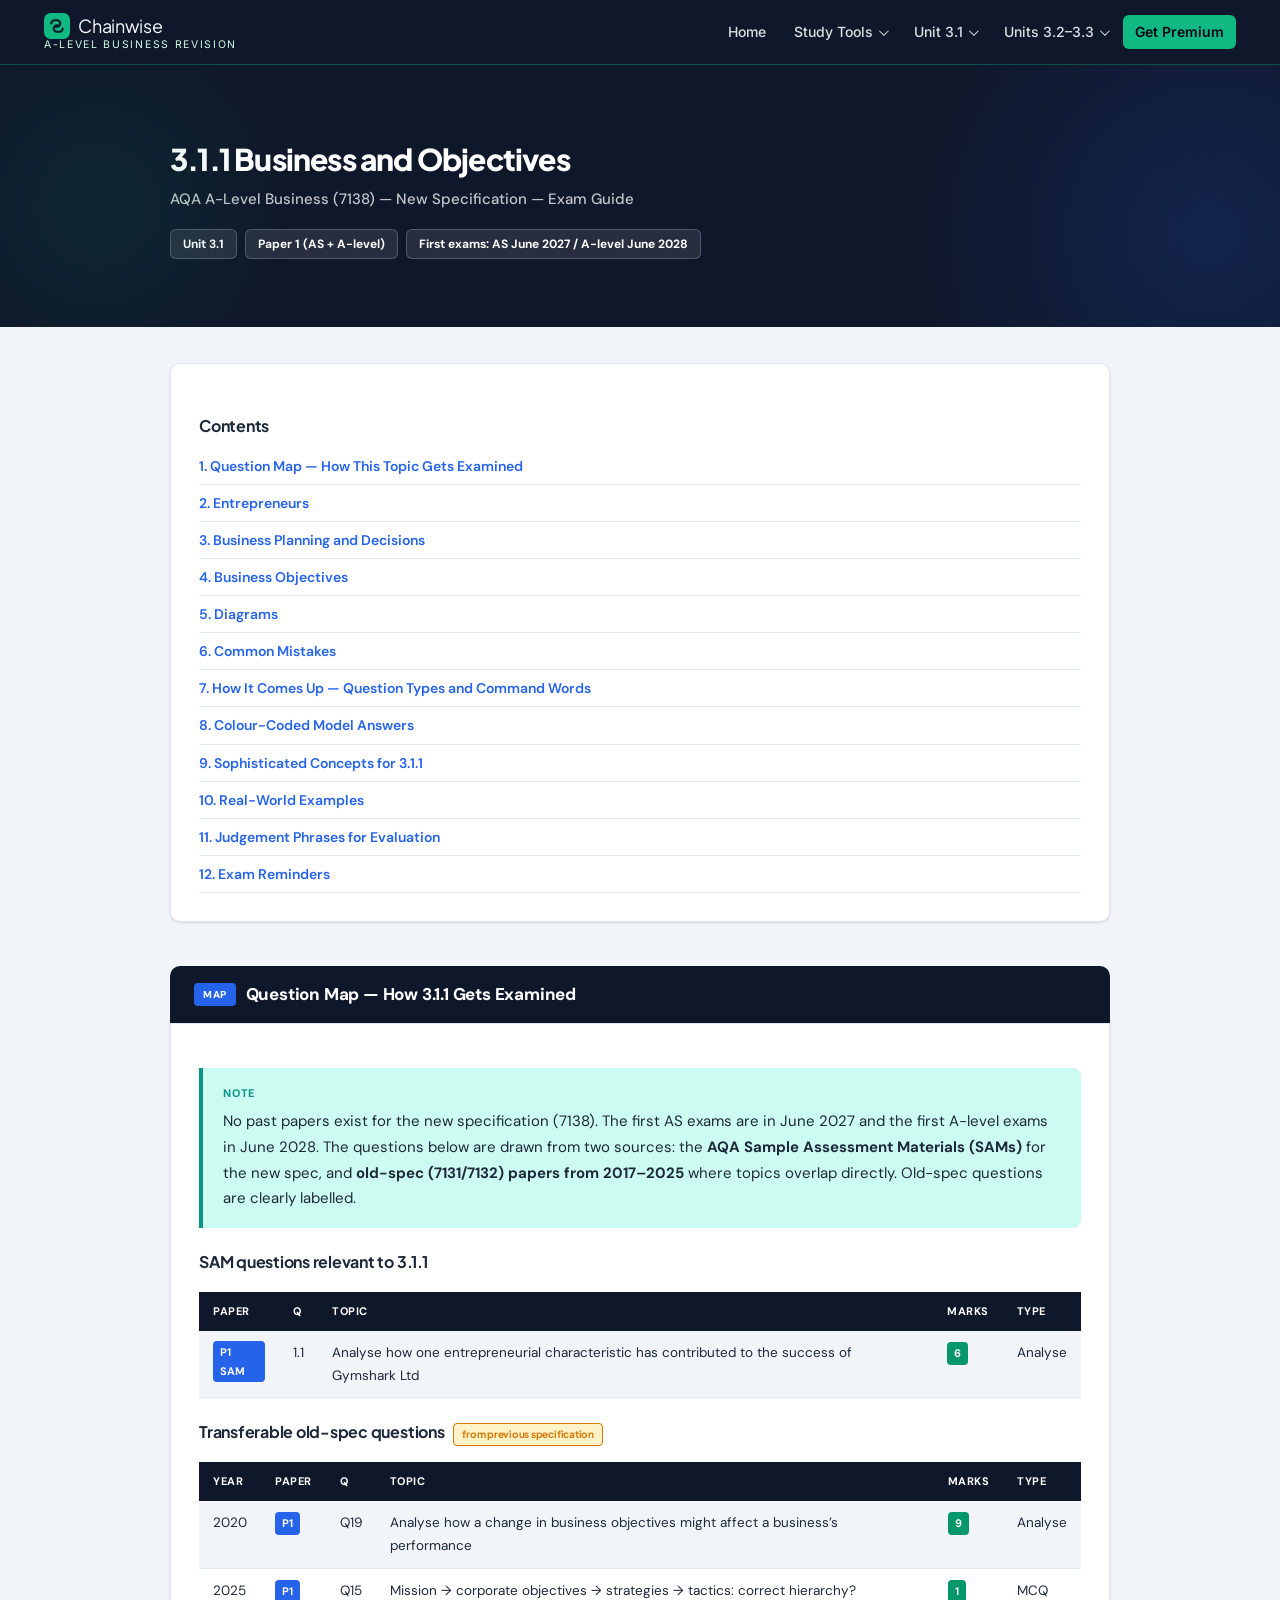
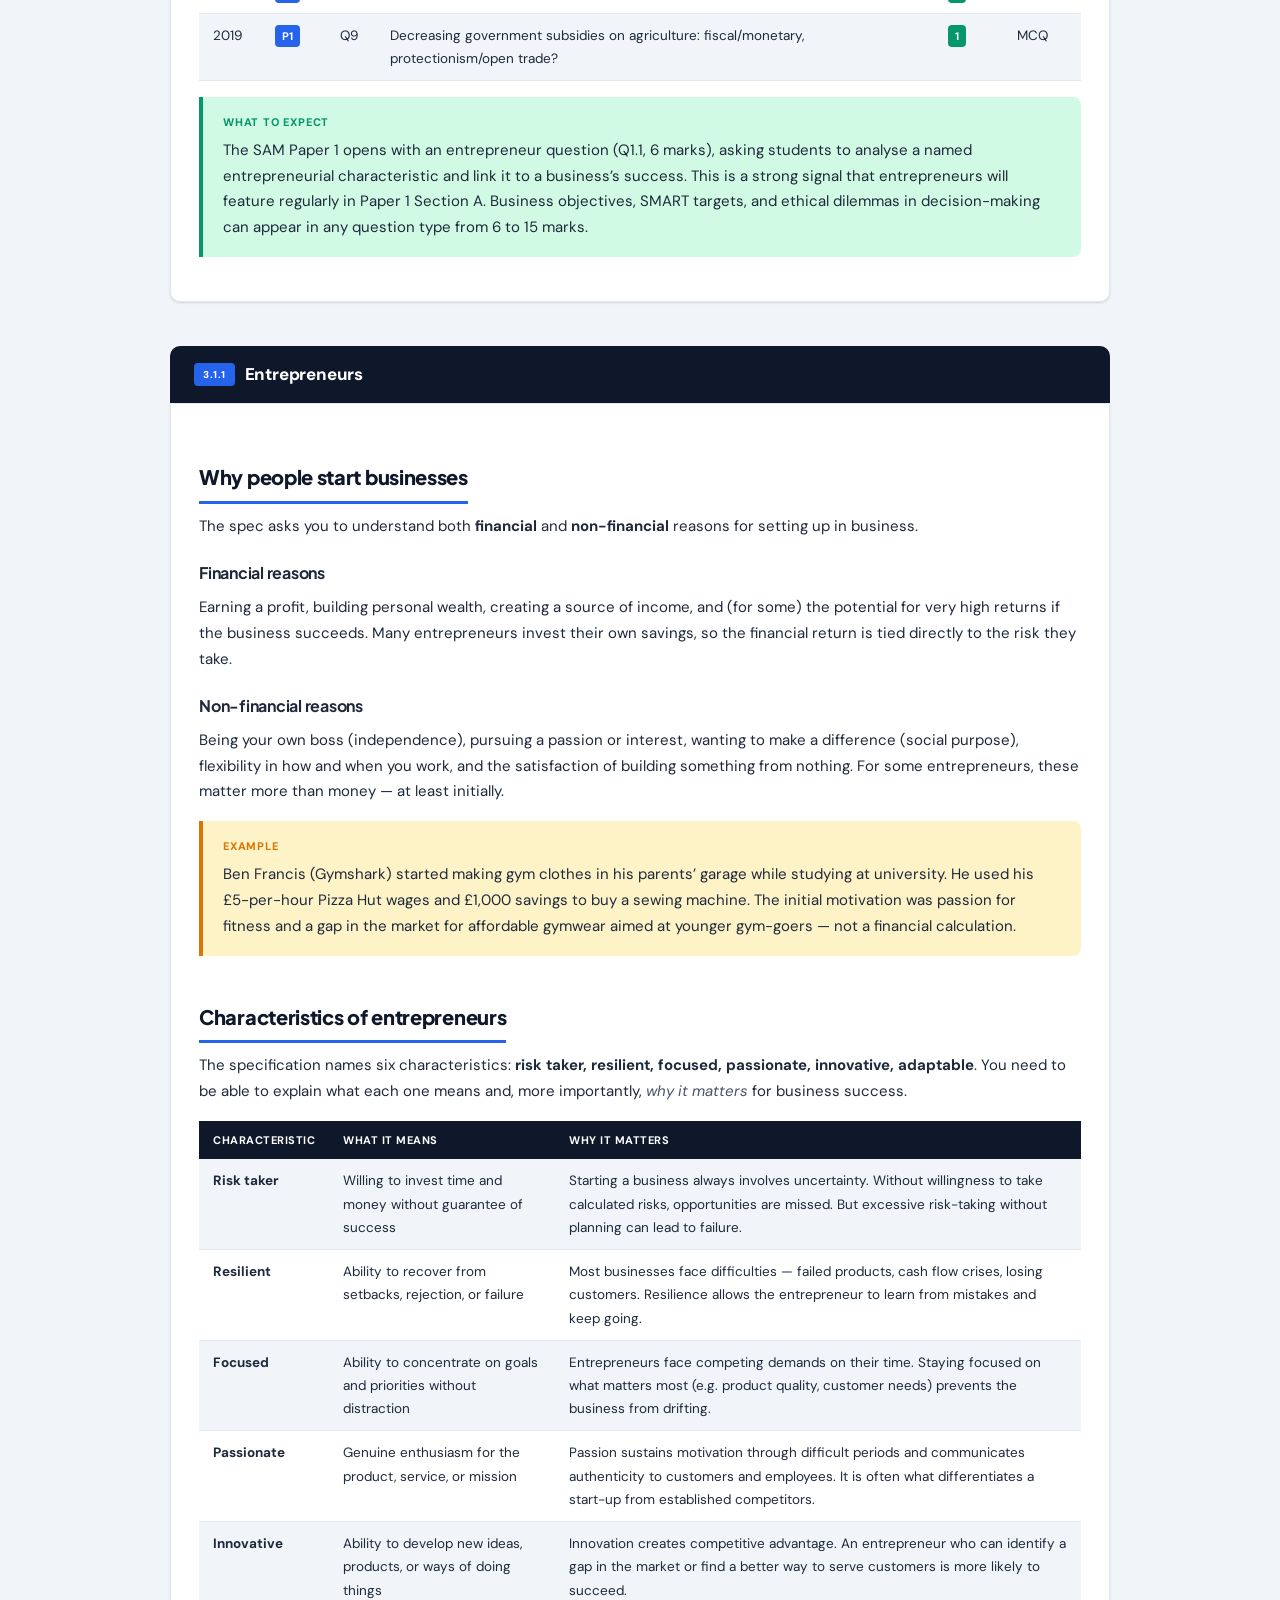
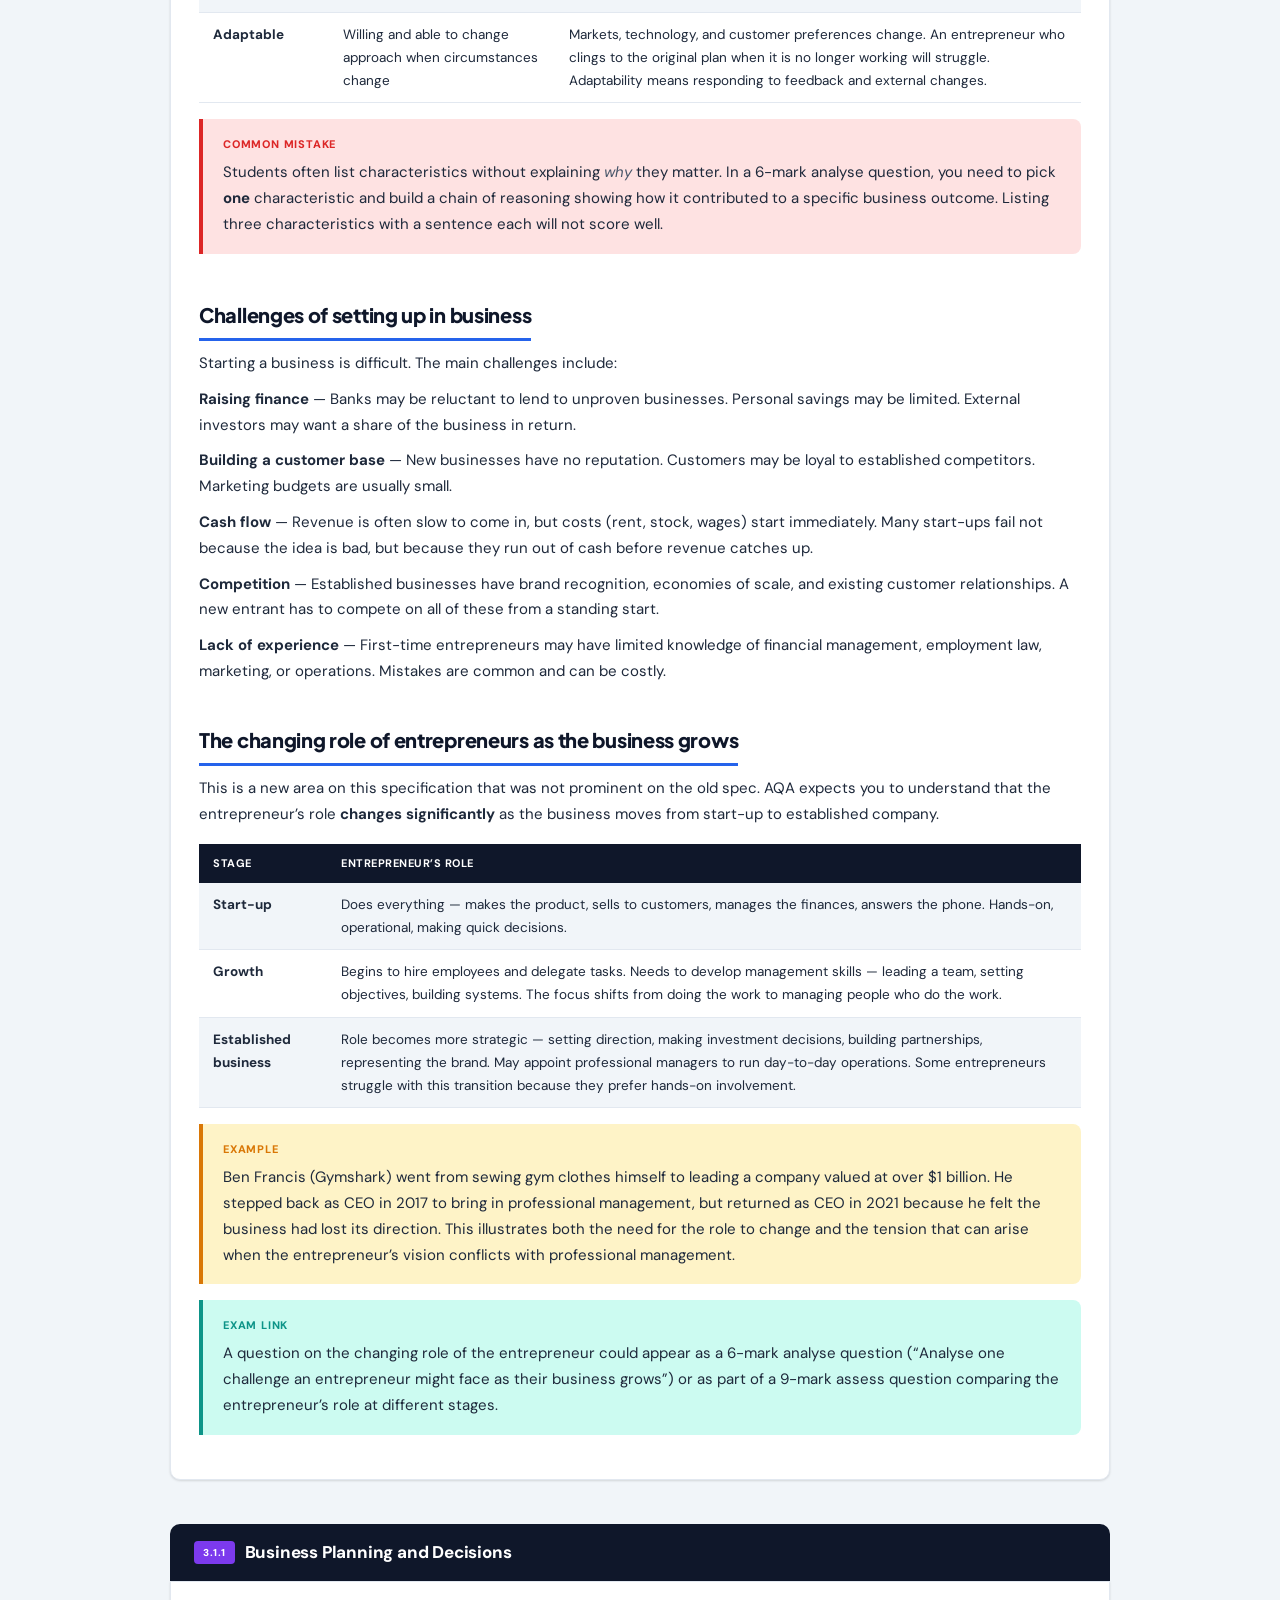
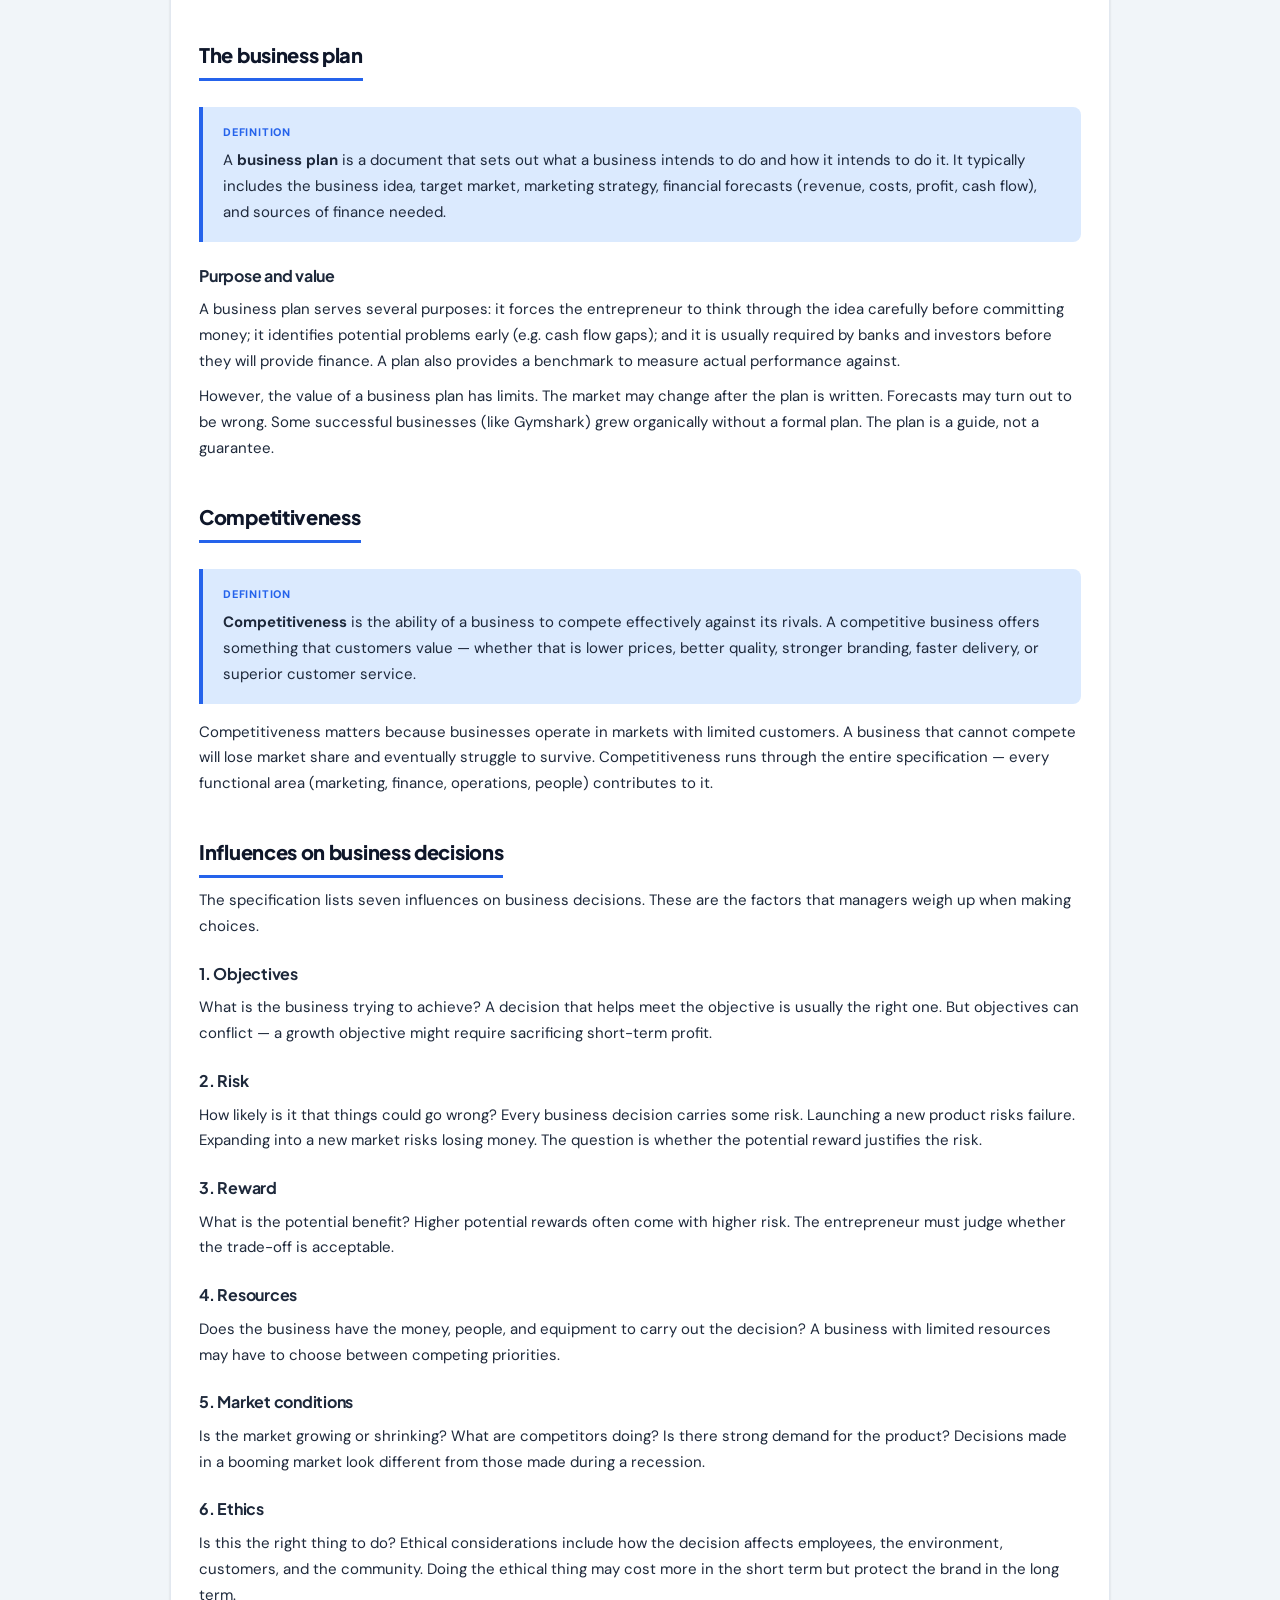
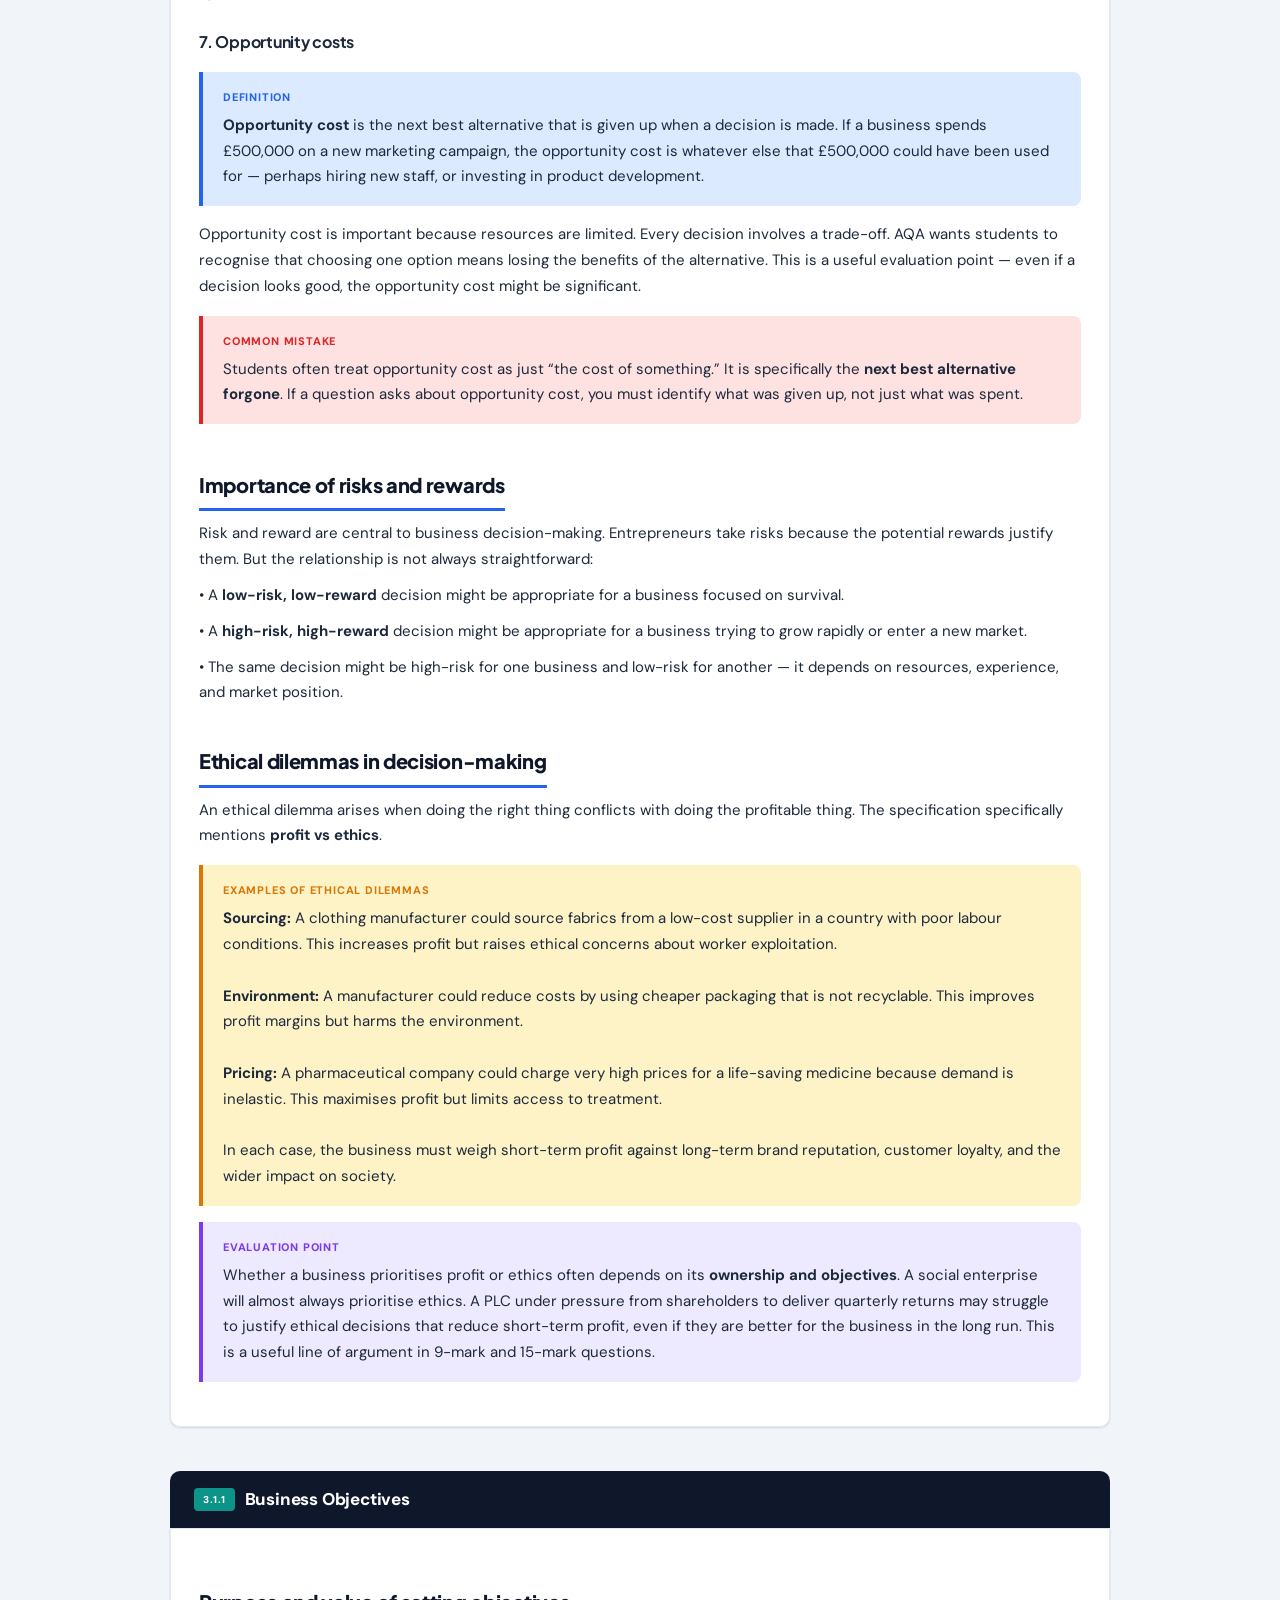
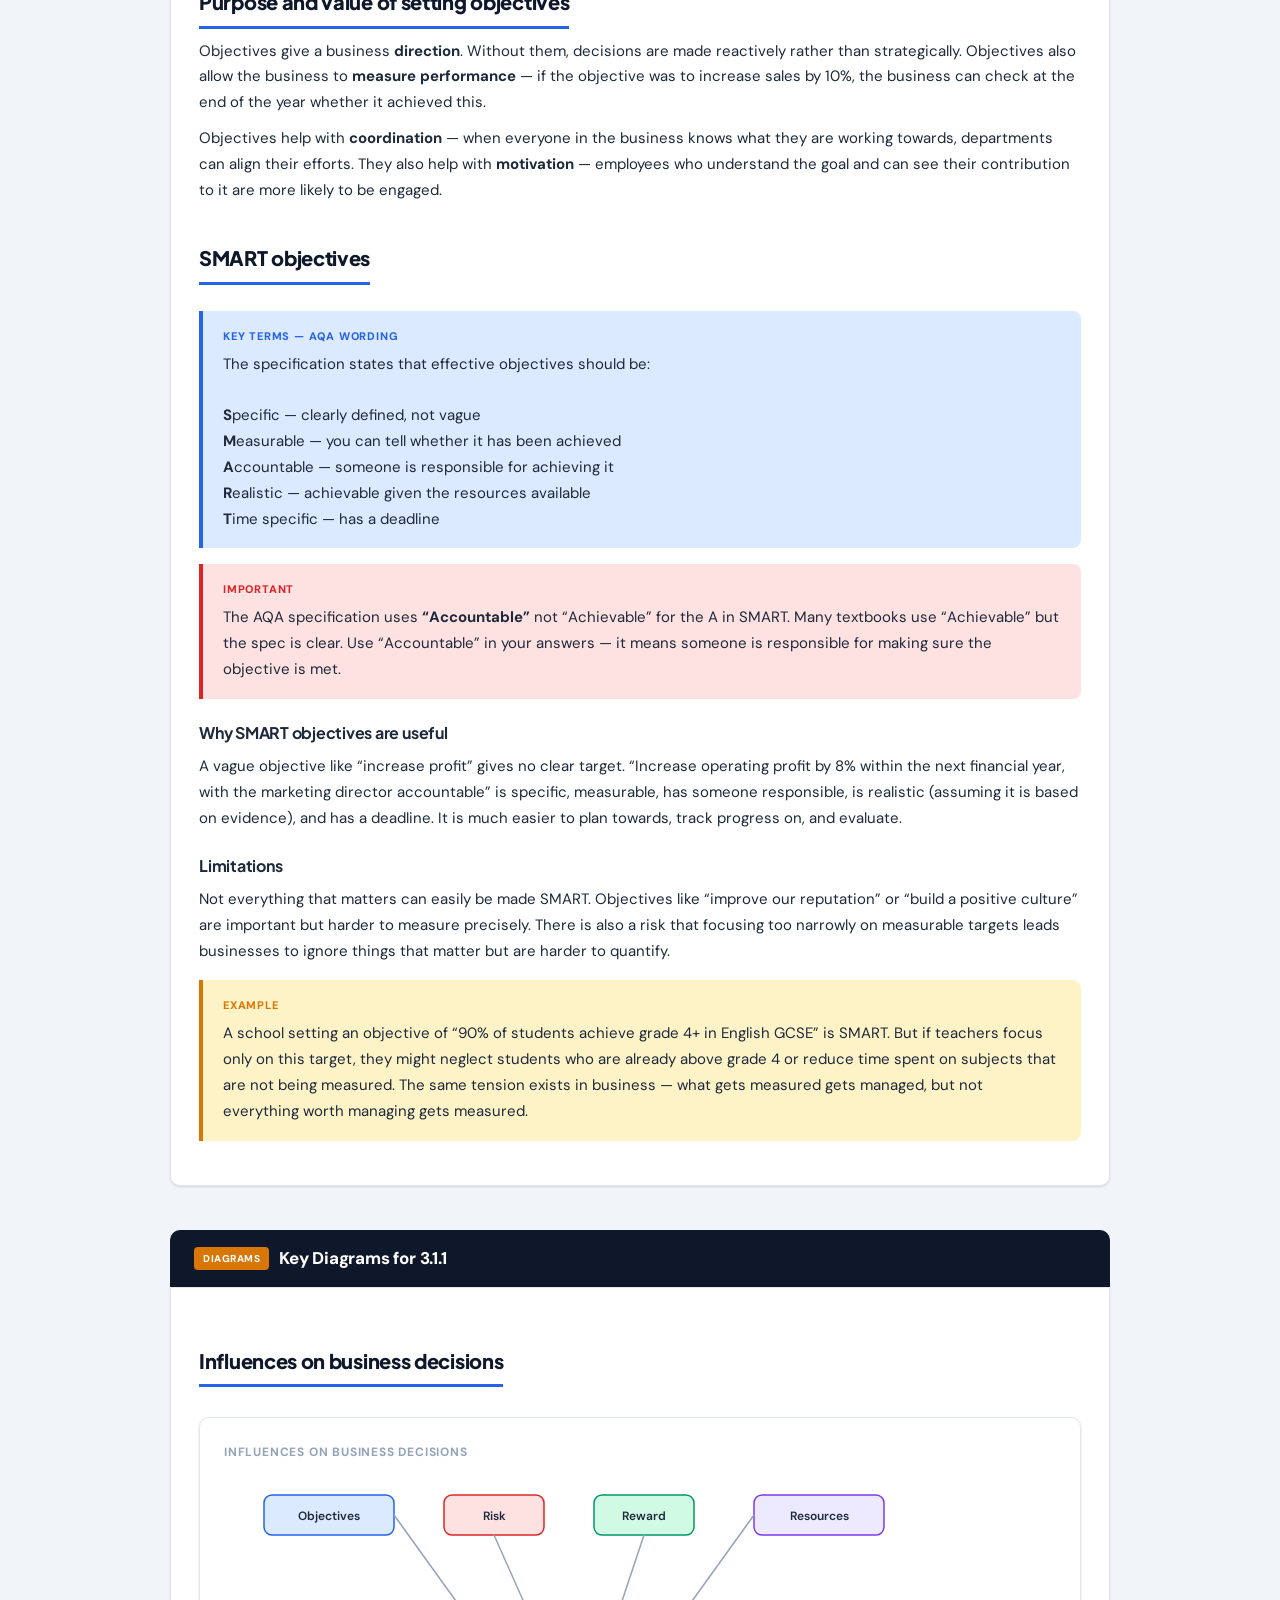
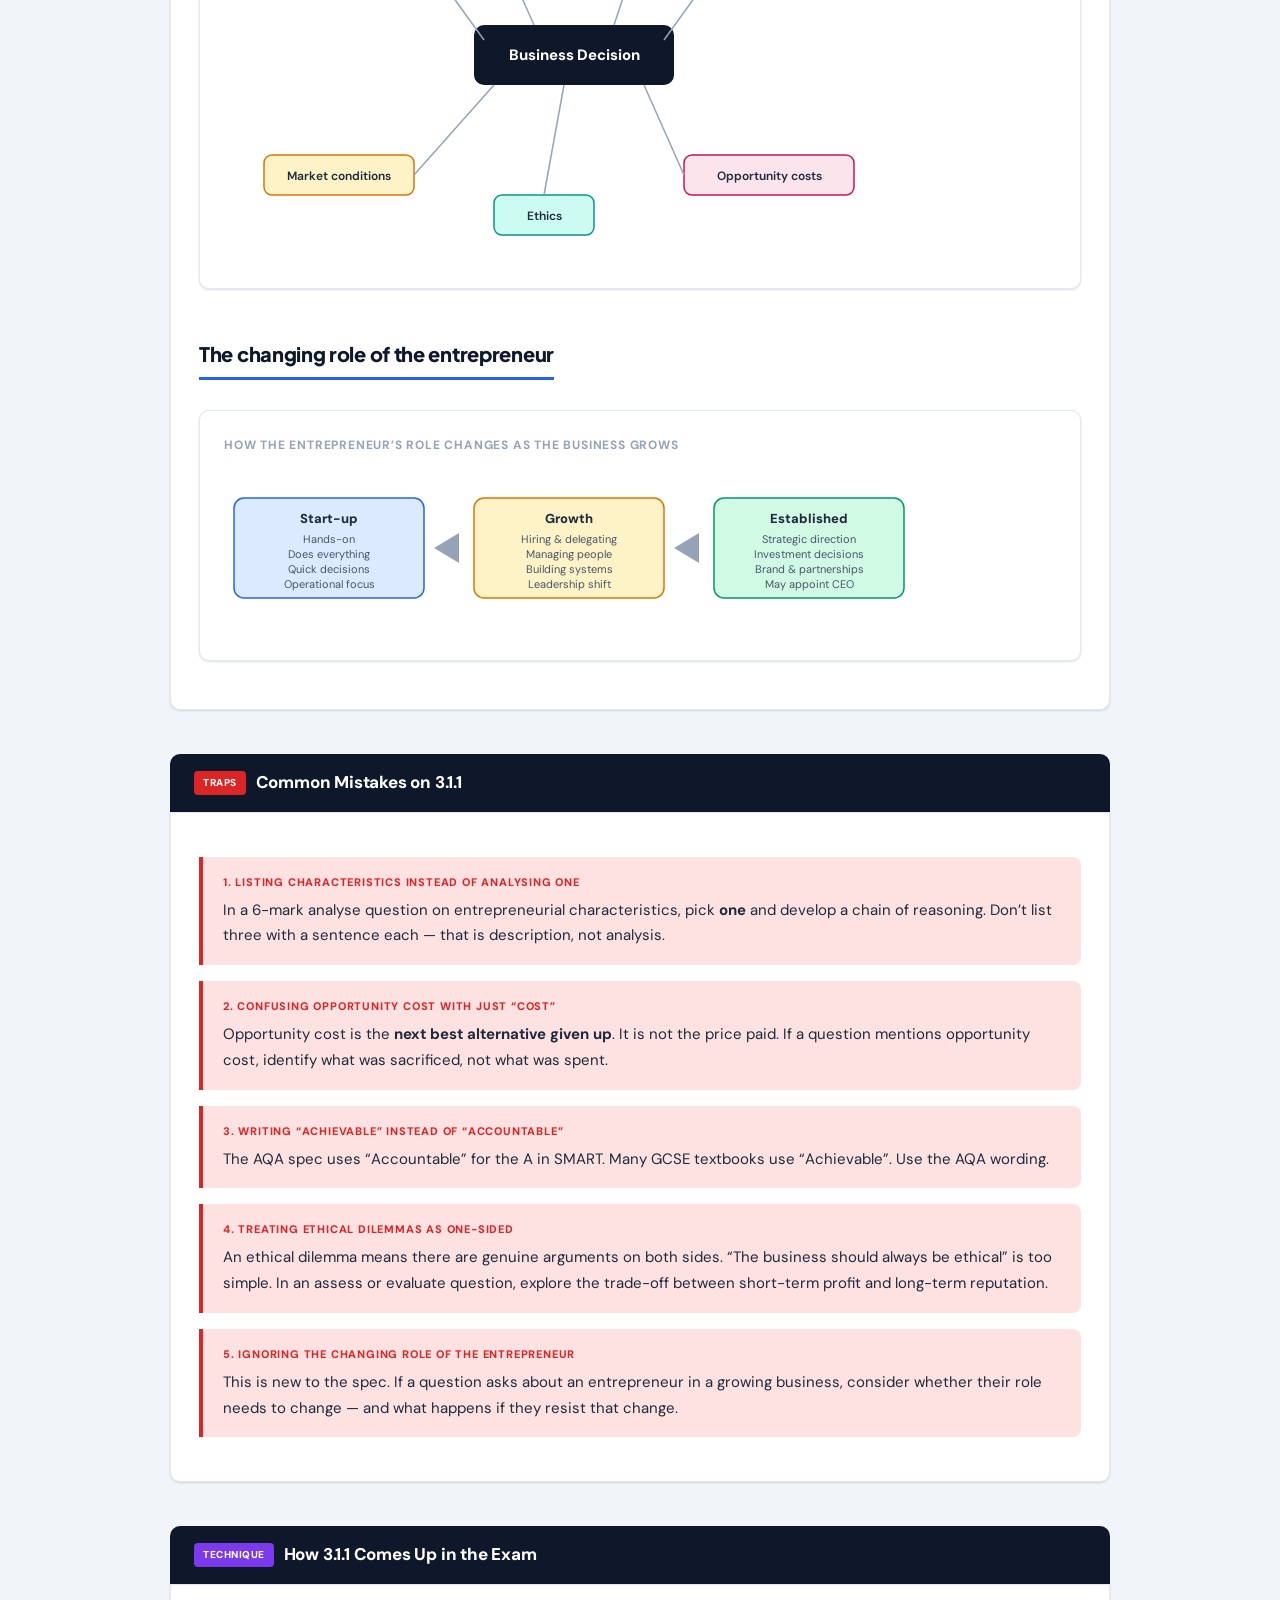
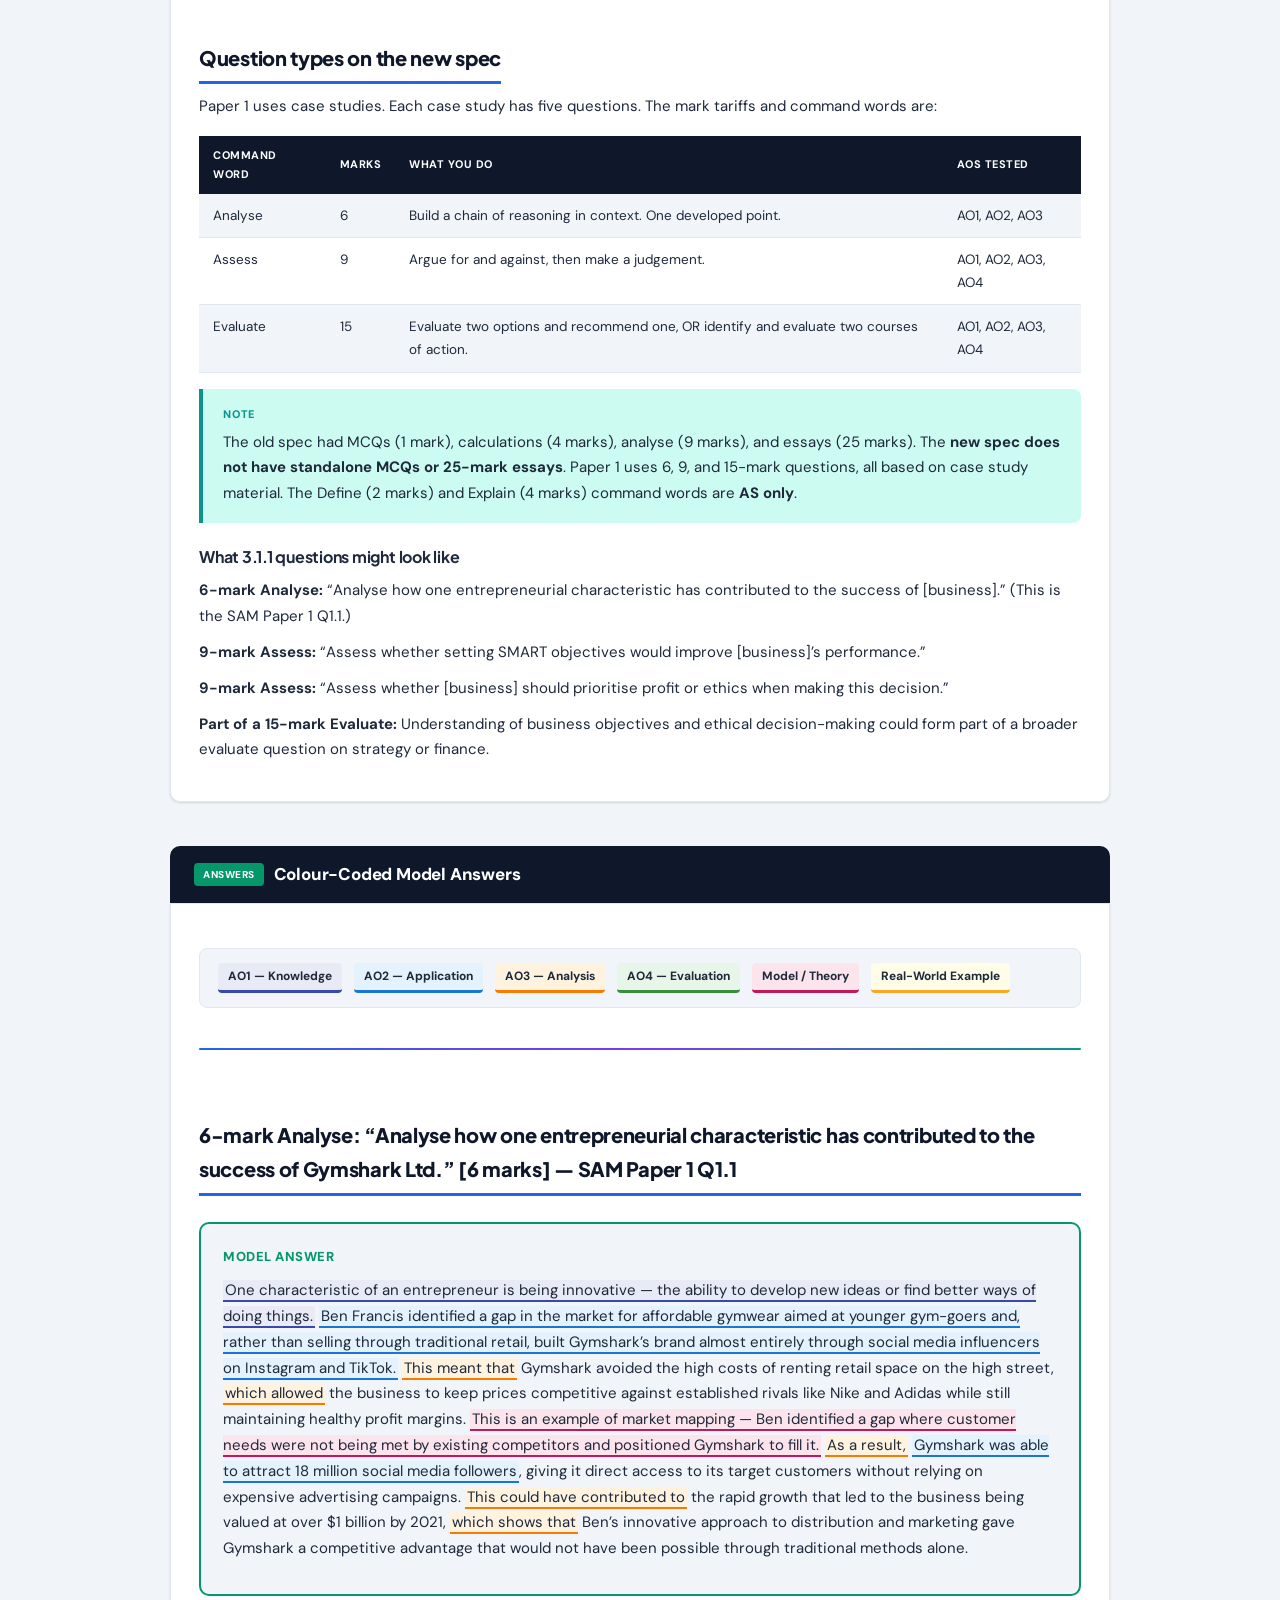
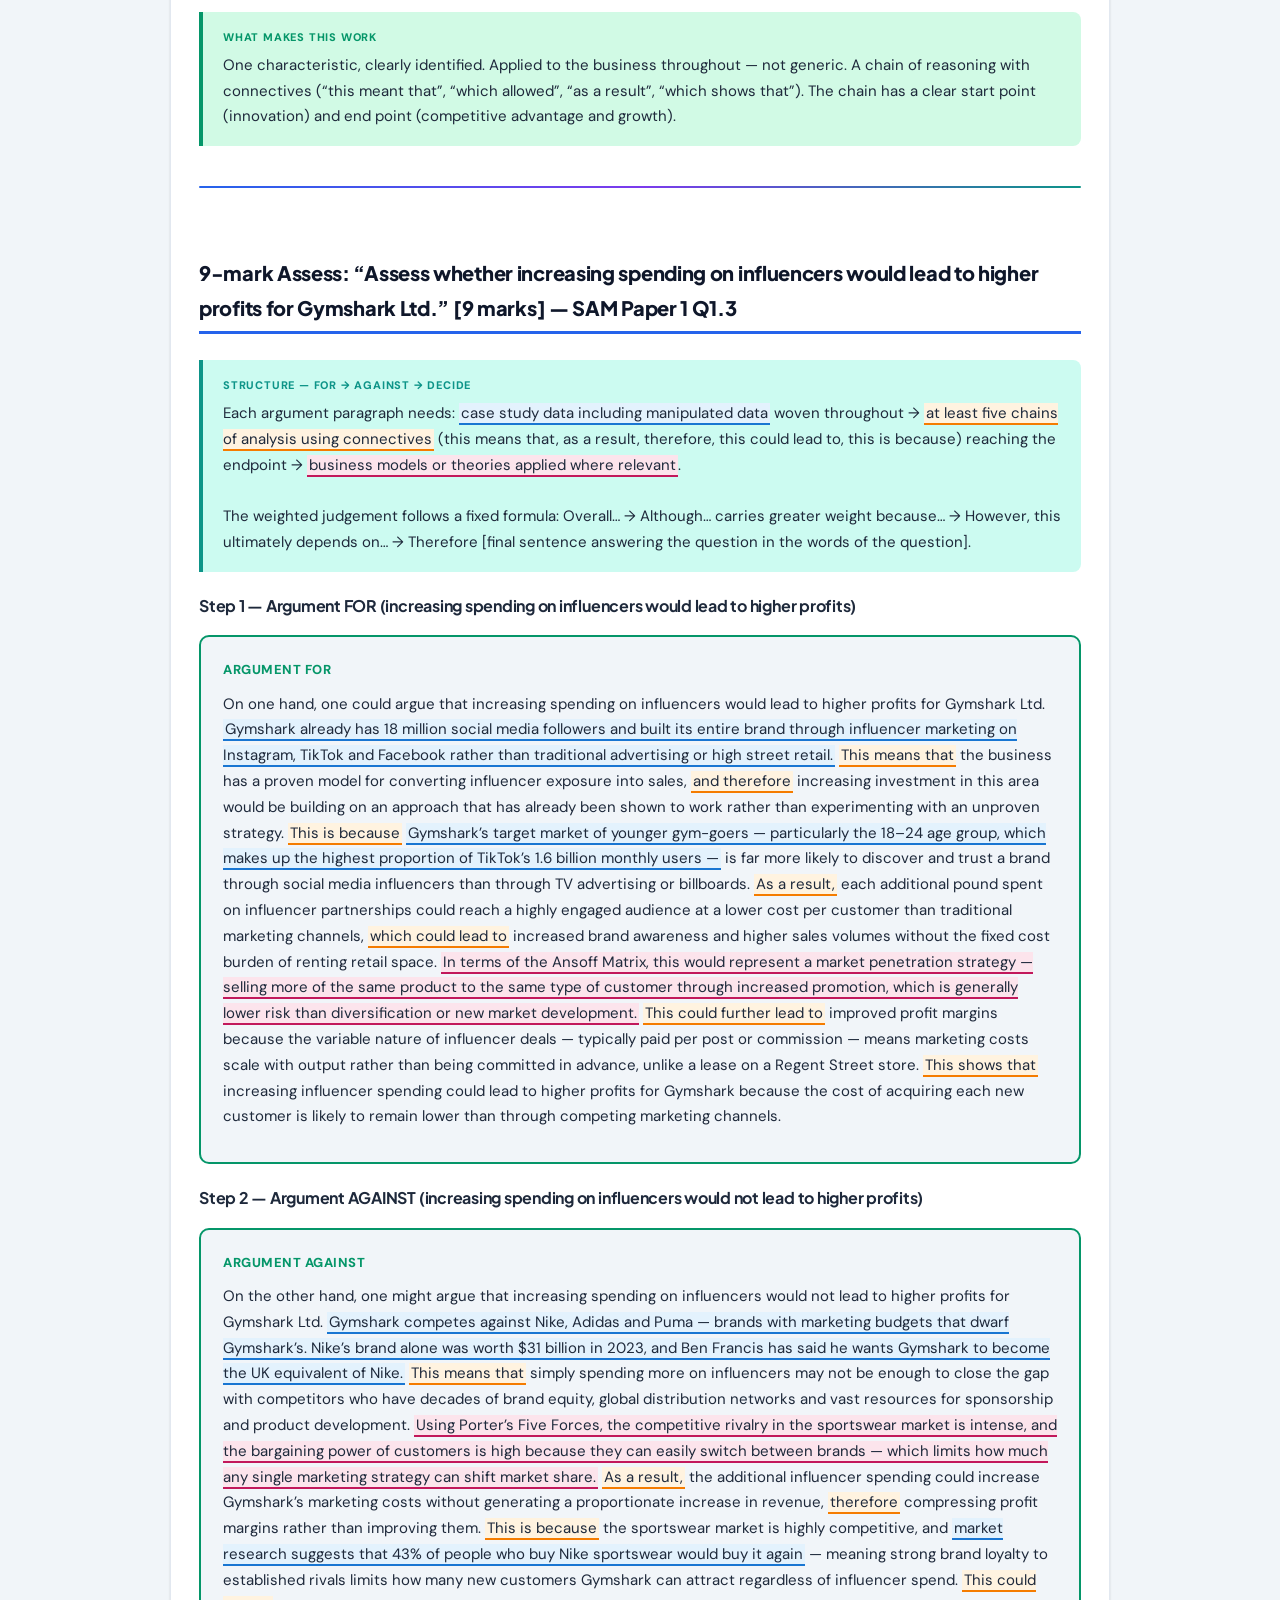
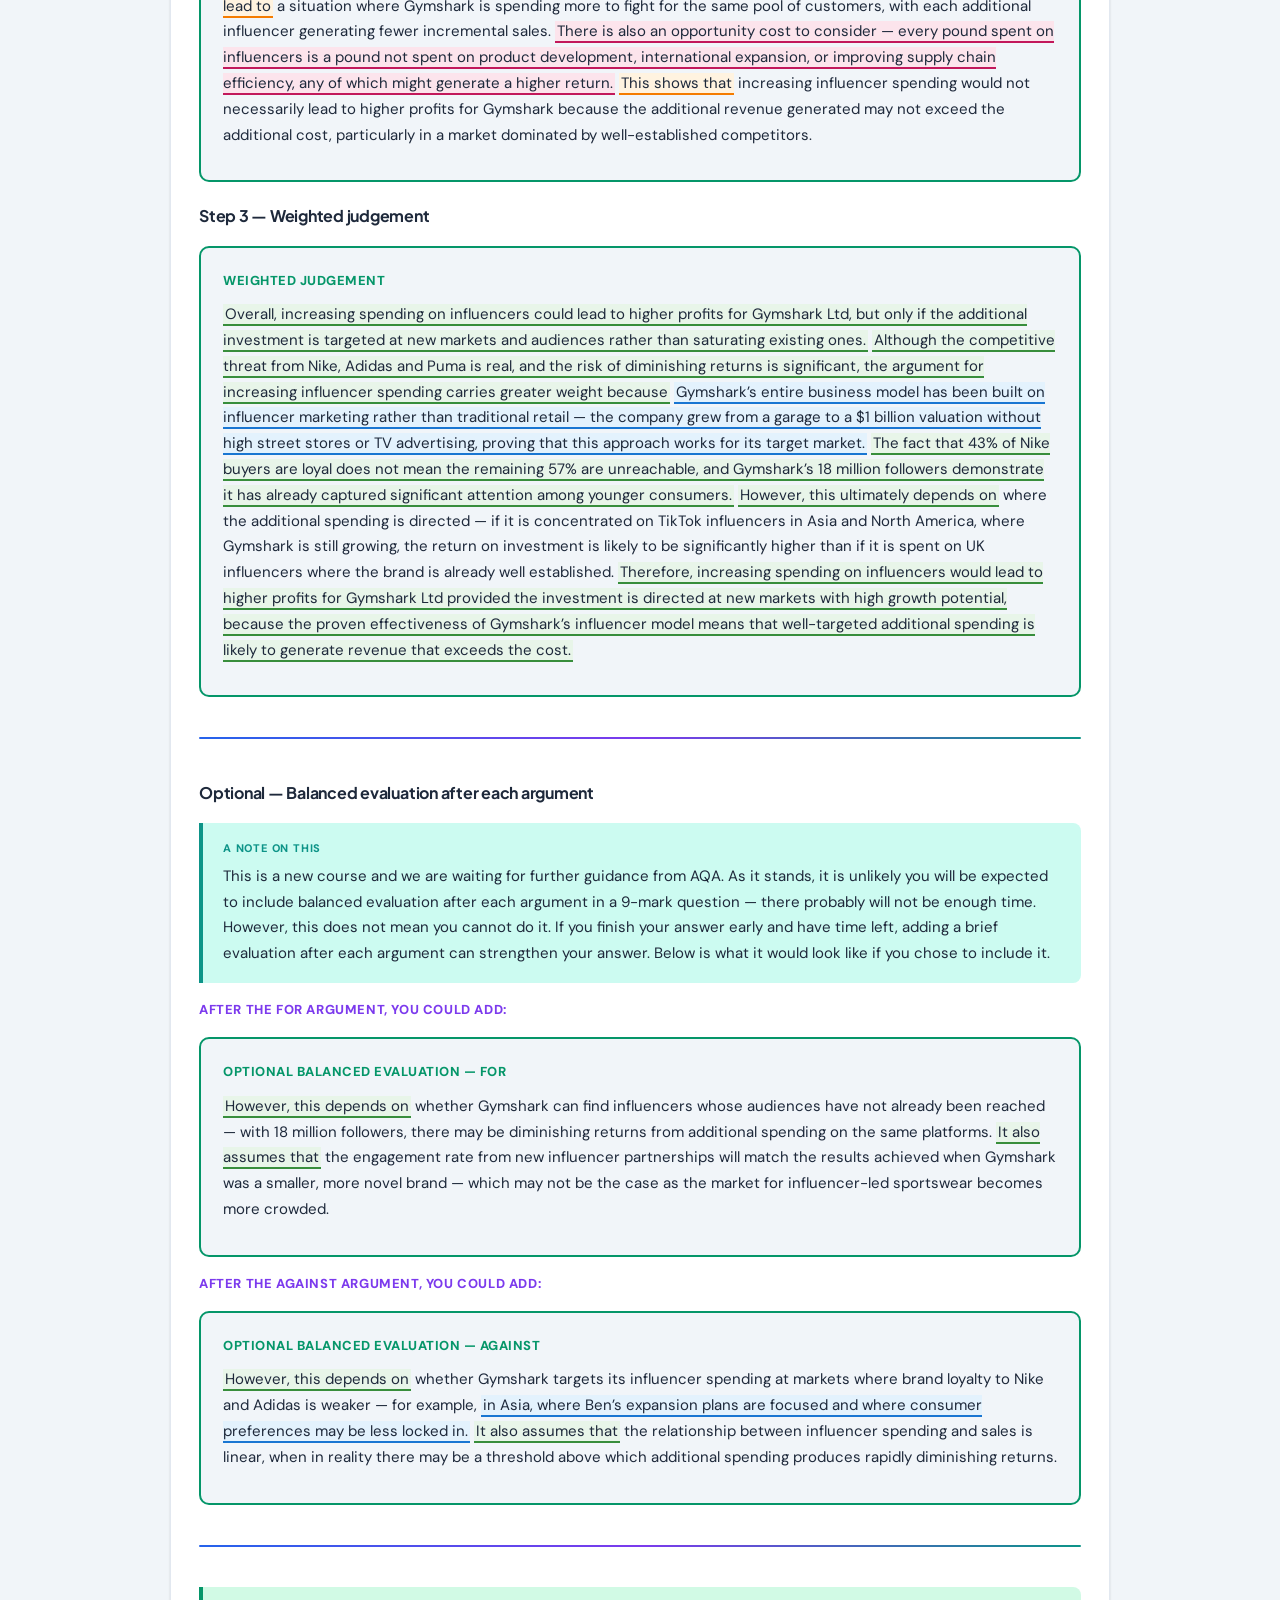
<file: guide_3_1_1_business_and_objectives.html>
<!DOCTYPE html>
<html lang="en">
<head>
<meta charset="UTF-8">
<meta name="viewport" content="width=device-width, initial-scale=1.0">
<title>AQA A-Level Business (7138) — 3.1.1 Business and Objectives | Exam Guide</title>
<style>
  @import url('https://fonts.googleapis.com/css2?family=DM+Sans:ital,opsz,wght@0,9..40,400;0,9..40,500;0,9..40,600;0,9..40,700;0,9..40,800;0,9..40,900;1,9..40,400&family=DM+Mono:wght@400;500&display=swap');
  :root{--ink:#0f172a;--slate:#1e293b;--steel:#334155;--stone:#475569;--mist:#94a3b8;--snow:#f1f5f9;--white:#fff;--blue:#2563eb;--blue-l:#dbeafe;--em:#059669;--em-l:#d1fae5;--red:#dc2626;--red-l:#fee2e2;--amb:#d97706;--amb-l:#fef3c7;--pur:#7c3aed;--pur-l:#ede9fe;--teal:#0d9488;--teal-l:#ccfbf1;--bdr:#e2e8f0;--sh:0 1px 3px rgba(0,0,0,.08),0 1px 2px rgba(0,0,0,.06)}
  *{margin:0;padding:0;box-sizing:border-box}
  body{font-family:'DM Sans',-apple-system,sans-serif;background:var(--snow);color:var(--slate);line-height:1.72;font-size:15px}
  .ctr{max-width:980px;margin:0 auto;padding:20px}
  .hero{background:var(--ink);color:#fff;padding:56px 0 48px;position:relative;overflow:hidden}
  .hero::before{content:'';position:absolute;top:-50%;right:-18%;width:600px;height:600px;background:radial-gradient(circle,rgba(37,99,235,.18) 0%,transparent 70%);border-radius:50%}
  .hero::after{content:'';position:absolute;bottom:-30%;left:-8%;width:400px;height:400px;background:radial-gradient(circle,rgba(5,150,105,.12) 0%,transparent 70%);border-radius:50%}
  .hero h1{font-size:30px;font-weight:900;letter-spacing:-.8px;line-height:1.2;margin-bottom:10px;position:relative}
  .hero .sub{font-size:15px;font-weight:500;opacity:.75;position:relative}
  .hero .badges{margin-top:16px;display:flex;gap:8px;flex-wrap:wrap;position:relative}
  .hero .badge{display:inline-block;background:rgba(255,255,255,.1);border:1px solid rgba(255,255,255,.2);border-radius:6px;padding:4px 12px;font-size:12px;font-weight:700}
  .sh{background:var(--ink);color:#fff;padding:14px 24px;border-radius:10px 10px 0 0;font-size:17px;font-weight:800;letter-spacing:-.2px;margin-top:44px;display:flex;align-items:center;gap:10px}
  .sh .p{display:inline-block;font-size:10px;font-weight:800;padding:3px 9px;border-radius:4px;letter-spacing:.5px;text-transform:uppercase;flex-shrink:0}
  .p.bl{background:var(--blue)}.p.gn{background:var(--em)}.p.pu{background:var(--pur)}.p.am{background:var(--amb)}.p.rd{background:var(--red)}.p.tl{background:var(--teal)}
  .cd{background:var(--white);border:1px solid var(--bdr);border-radius:0 0 10px 10px;padding:28px;margin-bottom:36px;box-shadow:var(--sh)}
  .cd.sa{border-radius:10px;margin-top:16px}
  h2{font-size:20px;font-weight:900;color:var(--ink);margin:28px 0 10px;padding-bottom:6px;border-bottom:3px solid var(--blue);display:inline-block}
  h3{font-size:16px;font-weight:700;color:var(--slate);margin:20px 0 8px}
  h4{font-size:13px;font-weight:800;text-transform:uppercase;letter-spacing:.6px;margin:16px 0 6px;color:var(--pur)}
  p{margin-bottom:10px}strong{font-weight:700}em{color:var(--stone)}
  .bx{padding:16px 20px;border-radius:0 8px 8px 0;margin:16px 0}.bx .l{font-size:11px;font-weight:800;text-transform:uppercase;letter-spacing:.8px;margin-bottom:6px}
  .tp{background:var(--red-l);border-left:4px solid var(--red)}.tp .l{color:var(--red)}
  .ti{background:var(--em-l);border-left:4px solid var(--em)}.ti .l{color:var(--em)}
  .df{background:var(--blue-l);border-left:4px solid var(--blue)}.df .l{color:var(--blue)}
  .jg{background:var(--pur-l);border-left:4px solid var(--pur)}.jg .l{color:var(--pur)}
  .eg{background:var(--amb-l);border-left:4px solid var(--amb)}.eg .l{color:var(--amb)}
  .nt{background:var(--teal-l);border-left:4px solid var(--teal)}.nt .l{color:var(--teal)}
  table{width:100%;border-collapse:collapse;margin:16px 0;font-size:13.5px}
  th{background:var(--ink);color:#fff;font-weight:700;text-align:left;padding:10px 14px;font-size:11px;text-transform:uppercase;letter-spacing:.5px}
  td{padding:10px 14px;border-bottom:1px solid var(--bdr);vertical-align:top}tr:nth-child(even){background:var(--snow)}
  .mb{display:inline-block;color:#fff;font-size:11px;font-weight:700;padding:2px 7px;border-radius:4px}.b1{background:var(--blue)}.b2{background:var(--pur)}.b3{background:var(--teal)}.bm{background:var(--em)}
  .md{background:var(--snow);border:2px solid var(--em);border-radius:10px;padding:22px;margin:16px 0}
  .md .mh{font-weight:800;color:var(--em);font-size:13px;text-transform:uppercase;letter-spacing:.5px;margin-bottom:10px}
  .sk-ao1{background:#E8EAF6;border-bottom:2px solid #3949AB;padding:0 2px}
  .sk-ao2{background:#E3F2FD;border-bottom:2px solid #1976D2;padding:0 2px}
  .sk-ao3{background:#FFF3E0;border-bottom:2px solid #F57C00;padding:0 2px}
  .sk-ao4{background:#E8F5E9;border-bottom:2px solid #388E3C;padding:0 2px}
  .sk-mod{background:#FCE4EC;border-bottom:2px solid #C2185B;padding:0 2px}
  .sk-rwe{background:#FFFDE7;border-bottom:2px solid #F9A825;padding:0 2px}
  .sk-leg{display:flex;flex-wrap:wrap;gap:12px;padding:14px 18px;background:var(--snow);border:1px solid var(--bdr);border-radius:8px;margin:16px 0;font-size:12px;font-weight:700}
  .sk-leg span{padding:3px 10px;border-radius:4px;display:inline-flex;align-items:center;gap:4px}
  .mcq{font-weight:800;color:var(--em);font-size:17px}
  .dw{background:var(--white);border:1px solid var(--bdr);border-radius:10px;padding:24px;margin:20px 0;box-shadow:var(--sh);overflow-x:auto}
  .dw .cap{font-size:12px;font-weight:700;color:var(--mist);text-transform:uppercase;letter-spacing:.8px;margin-bottom:12px}
  .dv{height:2px;background:linear-gradient(to right,var(--blue),var(--pur),var(--teal));margin:40px 0;border-radius:1px}
  .toc a{display:block;padding:6px 0;color:var(--blue);text-decoration:none;font-weight:600;font-size:14px;border-bottom:1px solid var(--bdr)}.toc a:hover{color:var(--pur)}
  .olabel{display:inline-block;font-size:10px;font-weight:700;padding:2px 8px;border-radius:4px;background:var(--amb-l);color:var(--amb);border:1px solid var(--amb);margin-left:6px}
  @media print{.hero{padding:24px 0}.cd,.sh,.dw{break-inside:avoid}}
  @media(max-width:640px){.ctr{padding:12px}.cd{padding:16px}.hero h1{font-size:22px}}
</style>
<meta name="robots" content="noindex, nofollow">
<link rel="preconnect" href="https://fonts.googleapis.com"><link href="https://fonts.googleapis.com/css2?family=Plus+Jakarta+Sans:wght@500;600;700;800&family=Inter:wght@400;500;600;700&display=swap" rel="stylesheet">
<link rel="stylesheet" href="assets/site.css">
<link rel="icon" href="assets/favicon.svg" type="image/svg+xml">
</head>
<body>

<div class="hero"><div class="ctr">
  <h1>3.1.1 Business and Objectives</h1>
  <div class="sub">AQA A-Level Business (7138) &mdash; New Specification &mdash; Exam Guide</div>
  <div class="badges">
    <span class="badge">Unit 3.1</span>
    <span class="badge">Paper 1 (AS + A-level)</span>
    <span class="badge">First exams: AS June 2027 / A-level June 2028</span>
  </div>
</div></div>

<div class="ctr">

<div class="cd sa"><h3>Contents</h3><div class="toc">
  <a href="#qm">1. Question Map &mdash; How This Topic Gets Examined</a>
  <a href="#s1">2. Entrepreneurs</a>
  <a href="#s2">3. Business Planning and Decisions</a>
  <a href="#s3">4. Business Objectives</a>
  <a href="#dia">5. Diagrams</a>
  <a href="#traps">6. Common Mistakes</a>
  <a href="#howit">7. How It Comes Up &mdash; Question Types and Command Words</a>
  <a href="#es">8. Colour-Coded Model Answers</a>
  <a href="#sc">9. Sophisticated Concepts for 3.1.1</a>
  <a href="#rwe">10. Real-World Examples</a>
  <a href="#jg">11. Judgement Phrases for Evaluation</a>
  <a href="#fm">12. Exam Reminders</a>
</div></div>

<!-- ============================================================ -->
<!-- QUESTION MAP -->
<!-- ============================================================ -->
<div id="qm" class="sh"><span class="p bl">Map</span> Question Map &mdash; How 3.1.1 Gets Examined</div>
<div class="cd">

<div class="bx nt">
<div class="l">Note</div>
No past papers exist for the new specification (7138). The first AS exams are in June 2027 and the first A-level exams in June 2028. The questions below are drawn from two sources: the <strong>AQA Sample Assessment Materials (SAMs)</strong> for the new spec, and <strong>old-spec (7131/7132) papers from 2017&ndash;2025</strong> where topics overlap directly. Old-spec questions are clearly labelled.
</div>

<h3>SAM questions relevant to 3.1.1</h3>
<table>
<tr><th>Paper</th><th>Q</th><th>Topic</th><th>Marks</th><th>Type</th></tr>
<tr><td><span class="mb b1">P1 SAM</span></td><td>1.1</td><td>Analyse how one entrepreneurial characteristic has contributed to the success of Gymshark Ltd</td><td><span class="mb bm">6</span></td><td>Analyse</td></tr>
</table>

<h3>Transferable old-spec questions <span class="olabel">from previous specification</span></h3>
<table>
<tr><th>Year</th><th>Paper</th><th>Q</th><th>Topic</th><th>Marks</th><th>Type</th></tr>
<tr><td>2020</td><td><span class="mb b1">P1</span></td><td>Q19</td><td>Analyse how a change in business objectives might affect a business&rsquo;s performance</td><td><span class="mb bm">9</span></td><td>Analyse</td></tr>
<tr><td>2025</td><td><span class="mb b1">P1</span></td><td>Q15</td><td>Mission &rarr; corporate objectives &rarr; strategies &rarr; tactics: correct hierarchy?</td><td><span class="mb bm">1</span></td><td>MCQ</td></tr>
<tr><td>2019</td><td><span class="mb b1">P1</span></td><td>Q9</td><td>Decreasing government subsidies on agriculture: fiscal/monetary, protectionism/open trade?</td><td><span class="mb bm">1</span></td><td>MCQ</td></tr>
</table>

<div class="bx ti">
<div class="l">What to expect</div>
The SAM Paper 1 opens with an entrepreneur question (Q1.1, 6 marks), asking students to analyse a named entrepreneurial characteristic and link it to a business&rsquo;s success. This is a strong signal that entrepreneurs will feature regularly in Paper 1 Section A. Business objectives, SMART targets, and ethical dilemmas in decision-making can appear in any question type from 6 to 15 marks.
</div>

</div>

<!-- ============================================================ -->
<!-- SECTION 1: ENTREPRENEURS -->
<!-- ============================================================ -->
<div id="s1" class="sh"><span class="p bl">3.1.1</span> Entrepreneurs</div>
<div class="cd">

<h2>Why people start businesses</h2>

<p>The spec asks you to understand both <strong>financial</strong> and <strong>non-financial</strong> reasons for setting up in business.</p>

<h3>Financial reasons</h3>
<p>Earning a profit, building personal wealth, creating a source of income, and (for some) the potential for very high returns if the business succeeds. Many entrepreneurs invest their own savings, so the financial return is tied directly to the risk they take.</p>

<h3>Non-financial reasons</h3>
<p>Being your own boss (independence), pursuing a passion or interest, wanting to make a difference (social purpose), flexibility in how and when you work, and the satisfaction of building something from nothing. For some entrepreneurs, these matter more than money &mdash; at least initially.</p>

<div class="bx eg">
<div class="l">Example</div>
Ben Francis (Gymshark) started making gym clothes in his parents&rsquo; garage while studying at university. He used his £5-per-hour Pizza Hut wages and £1,000 savings to buy a sewing machine. The initial motivation was passion for fitness and a gap in the market for affordable gymwear aimed at younger gym-goers &mdash; not a financial calculation.
</div>

<h2>Characteristics of entrepreneurs</h2>

<p>The specification names six characteristics: <strong>risk taker, resilient, focused, passionate, innovative, adaptable</strong>. You need to be able to explain what each one means and, more importantly, <em>why it matters</em> for business success.</p>

<table>
<tr><th>Characteristic</th><th>What it means</th><th>Why it matters</th></tr>
<tr><td><strong>Risk taker</strong></td><td>Willing to invest time and money without guarantee of success</td><td>Starting a business always involves uncertainty. Without willingness to take calculated risks, opportunities are missed. But excessive risk-taking without planning can lead to failure.</td></tr>
<tr><td><strong>Resilient</strong></td><td>Ability to recover from setbacks, rejection, or failure</td><td>Most businesses face difficulties &mdash; failed products, cash flow crises, losing customers. Resilience allows the entrepreneur to learn from mistakes and keep going.</td></tr>
<tr><td><strong>Focused</strong></td><td>Ability to concentrate on goals and priorities without distraction</td><td>Entrepreneurs face competing demands on their time. Staying focused on what matters most (e.g. product quality, customer needs) prevents the business from drifting.</td></tr>
<tr><td><strong>Passionate</strong></td><td>Genuine enthusiasm for the product, service, or mission</td><td>Passion sustains motivation through difficult periods and communicates authenticity to customers and employees. It is often what differentiates a start-up from established competitors.</td></tr>
<tr><td><strong>Innovative</strong></td><td>Ability to develop new ideas, products, or ways of doing things</td><td>Innovation creates competitive advantage. An entrepreneur who can identify a gap in the market or find a better way to serve customers is more likely to succeed.</td></tr>
<tr><td><strong>Adaptable</strong></td><td>Willing and able to change approach when circumstances change</td><td>Markets, technology, and customer preferences change. An entrepreneur who clings to the original plan when it is no longer working will struggle. Adaptability means responding to feedback and external changes.</td></tr>
</table>

<div class="bx tp">
<div class="l">Common mistake</div>
Students often list characteristics without explaining <em>why</em> they matter. In a 6-mark analyse question, you need to pick <strong>one</strong> characteristic and build a chain of reasoning showing how it contributed to a specific business outcome. Listing three characteristics with a sentence each will not score well.
</div>

<h2>Challenges of setting up in business</h2>

<p>Starting a business is difficult. The main challenges include:</p>
<p><strong>Raising finance</strong> &mdash; Banks may be reluctant to lend to unproven businesses. Personal savings may be limited. External investors may want a share of the business in return.</p>
<p><strong>Building a customer base</strong> &mdash; New businesses have no reputation. Customers may be loyal to established competitors. Marketing budgets are usually small.</p>
<p><strong>Cash flow</strong> &mdash; Revenue is often slow to come in, but costs (rent, stock, wages) start immediately. Many start-ups fail not because the idea is bad, but because they run out of cash before revenue catches up.</p>
<p><strong>Competition</strong> &mdash; Established businesses have brand recognition, economies of scale, and existing customer relationships. A new entrant has to compete on all of these from a standing start.</p>
<p><strong>Lack of experience</strong> &mdash; First-time entrepreneurs may have limited knowledge of financial management, employment law, marketing, or operations. Mistakes are common and can be costly.</p>

<h2>The changing role of entrepreneurs as the business grows</h2>

<p>This is a new area on this specification that was not prominent on the old spec. AQA expects you to understand that the entrepreneur&rsquo;s role <strong>changes significantly</strong> as the business moves from start-up to established company.</p>

<table>
<tr><th>Stage</th><th>Entrepreneur&rsquo;s role</th></tr>
<tr><td><strong>Start-up</strong></td><td>Does everything &mdash; makes the product, sells to customers, manages the finances, answers the phone. Hands-on, operational, making quick decisions.</td></tr>
<tr><td><strong>Growth</strong></td><td>Begins to hire employees and delegate tasks. Needs to develop management skills &mdash; leading a team, setting objectives, building systems. The focus shifts from doing the work to managing people who do the work.</td></tr>
<tr><td><strong>Established business</strong></td><td>Role becomes more strategic &mdash; setting direction, making investment decisions, building partnerships, representing the brand. May appoint professional managers to run day-to-day operations. Some entrepreneurs struggle with this transition because they prefer hands-on involvement.</td></tr>
</table>

<div class="bx eg">
<div class="l">Example</div>
Ben Francis (Gymshark) went from sewing gym clothes himself to leading a company valued at over $1 billion. He stepped back as CEO in 2017 to bring in professional management, but returned as CEO in 2021 because he felt the business had lost its direction. This illustrates both the need for the role to change and the tension that can arise when the entrepreneur&rsquo;s vision conflicts with professional management.
</div>

<div class="bx nt">
<div class="l">Exam link</div>
A question on the changing role of the entrepreneur could appear as a 6-mark analyse question (&ldquo;Analyse one challenge an entrepreneur might face as their business grows&rdquo;) or as part of a 9-mark assess question comparing the entrepreneur&rsquo;s role at different stages.
</div>

</div>

<!-- ============================================================ -->
<!-- SECTION 2: BUSINESS PLANNING AND DECISIONS -->
<!-- ============================================================ -->
<div id="s2" class="sh"><span class="p pu">3.1.1</span> Business Planning and Decisions</div>
<div class="cd">

<h2>The business plan</h2>

<div class="bx df">
<div class="l">Definition</div>
A <strong>business plan</strong> is a document that sets out what a business intends to do and how it intends to do it. It typically includes the business idea, target market, marketing strategy, financial forecasts (revenue, costs, profit, cash flow), and sources of finance needed.
</div>

<h3>Purpose and value</h3>
<p>A business plan serves several purposes: it forces the entrepreneur to think through the idea carefully before committing money; it identifies potential problems early (e.g. cash flow gaps); and it is usually required by banks and investors before they will provide finance. A plan also provides a benchmark to measure actual performance against.</p>

<p>However, the value of a business plan has limits. The market may change after the plan is written. Forecasts may turn out to be wrong. Some successful businesses (like Gymshark) grew organically without a formal plan. The plan is a guide, not a guarantee.</p>

<h2>Competitiveness</h2>

<div class="bx df">
<div class="l">Definition</div>
<strong>Competitiveness</strong> is the ability of a business to compete effectively against its rivals. A competitive business offers something that customers value &mdash; whether that is lower prices, better quality, stronger branding, faster delivery, or superior customer service.
</div>

<p>Competitiveness matters because businesses operate in markets with limited customers. A business that cannot compete will lose market share and eventually struggle to survive. Competitiveness runs through the entire specification &mdash; every functional area (marketing, finance, operations, people) contributes to it.</p>

<h2>Influences on business decisions</h2>

<p>The specification lists seven influences on business decisions. These are the factors that managers weigh up when making choices.</p>

<h3>1. Objectives</h3>
<p>What is the business trying to achieve? A decision that helps meet the objective is usually the right one. But objectives can conflict &mdash; a growth objective might require sacrificing short-term profit.</p>

<h3>2. Risk</h3>
<p>How likely is it that things could go wrong? Every business decision carries some risk. Launching a new product risks failure. Expanding into a new market risks losing money. The question is whether the potential reward justifies the risk.</p>

<h3>3. Reward</h3>
<p>What is the potential benefit? Higher potential rewards often come with higher risk. The entrepreneur must judge whether the trade-off is acceptable.</p>

<h3>4. Resources</h3>
<p>Does the business have the money, people, and equipment to carry out the decision? A business with limited resources may have to choose between competing priorities.</p>

<h3>5. Market conditions</h3>
<p>Is the market growing or shrinking? What are competitors doing? Is there strong demand for the product? Decisions made in a booming market look different from those made during a recession.</p>

<h3>6. Ethics</h3>
<p>Is this the right thing to do? Ethical considerations include how the decision affects employees, the environment, customers, and the community. Doing the ethical thing may cost more in the short term but protect the brand in the long term.</p>

<h3>7. Opportunity costs</h3>

<div class="bx df">
<div class="l">Definition</div>
<strong>Opportunity cost</strong> is the next best alternative that is given up when a decision is made. If a business spends £500,000 on a new marketing campaign, the opportunity cost is whatever else that £500,000 could have been used for &mdash; perhaps hiring new staff, or investing in product development.
</div>

<p>Opportunity cost is important because resources are limited. Every decision involves a trade-off. AQA wants students to recognise that choosing one option means losing the benefits of the alternative. This is a useful evaluation point &mdash; even if a decision looks good, the opportunity cost might be significant.</p>

<div class="bx tp">
<div class="l">Common mistake</div>
Students often treat opportunity cost as just &ldquo;the cost of something.&rdquo; It is specifically the <strong>next best alternative forgone</strong>. If a question asks about opportunity cost, you must identify what was given up, not just what was spent.
</div>

<h2>Importance of risks and rewards</h2>

<p>Risk and reward are central to business decision-making. Entrepreneurs take risks because the potential rewards justify them. But the relationship is not always straightforward:</p>
<p>&bull; A <strong>low-risk, low-reward</strong> decision might be appropriate for a business focused on survival.</p>
<p>&bull; A <strong>high-risk, high-reward</strong> decision might be appropriate for a business trying to grow rapidly or enter a new market.</p>
<p>&bull; The same decision might be high-risk for one business and low-risk for another &mdash; it depends on resources, experience, and market position.</p>

<h2>Ethical dilemmas in decision-making</h2>

<p>An ethical dilemma arises when doing the right thing conflicts with doing the profitable thing. The specification specifically mentions <strong>profit vs ethics</strong>.</p>

<div class="bx eg">
<div class="l">Examples of ethical dilemmas</div>
<strong>Sourcing:</strong> A clothing manufacturer could source fabrics from a low-cost supplier in a country with poor labour conditions. This increases profit but raises ethical concerns about worker exploitation.<br><br>
<strong>Environment:</strong> A manufacturer could reduce costs by using cheaper packaging that is not recyclable. This improves profit margins but harms the environment.<br><br>
<strong>Pricing:</strong> A pharmaceutical company could charge very high prices for a life-saving medicine because demand is inelastic. This maximises profit but limits access to treatment.<br><br>
In each case, the business must weigh short-term profit against long-term brand reputation, customer loyalty, and the wider impact on society.
</div>

<div class="bx jg">
<div class="l">Evaluation point</div>
Whether a business prioritises profit or ethics often depends on its <strong>ownership and objectives</strong>. A social enterprise will almost always prioritise ethics. A PLC under pressure from shareholders to deliver quarterly returns may struggle to justify ethical decisions that reduce short-term profit, even if they are better for the business in the long run. This is a useful line of argument in 9-mark and 15-mark questions.
</div>

</div>

<!-- ============================================================ -->
<!-- SECTION 3: BUSINESS OBJECTIVES -->
<!-- ============================================================ -->
<div id="s3" class="sh"><span class="p tl">3.1.1</span> Business Objectives</div>
<div class="cd">

<h2>Purpose and value of setting objectives</h2>

<p>Objectives give a business <strong>direction</strong>. Without them, decisions are made reactively rather than strategically. Objectives also allow the business to <strong>measure performance</strong> &mdash; if the objective was to increase sales by 10%, the business can check at the end of the year whether it achieved this.</p>

<p>Objectives help with <strong>coordination</strong> &mdash; when everyone in the business knows what they are working towards, departments can align their efforts. They also help with <strong>motivation</strong> &mdash; employees who understand the goal and can see their contribution to it are more likely to be engaged.</p>

<h2>SMART objectives</h2>

<div class="bx df">
<div class="l">Key terms &mdash; AQA wording</div>
The specification states that effective objectives should be:<br><br>
<strong>S</strong>pecific &mdash; clearly defined, not vague<br>
<strong>M</strong>easurable &mdash; you can tell whether it has been achieved<br>
<strong>A</strong>ccountable &mdash; someone is responsible for achieving it<br>
<strong>R</strong>ealistic &mdash; achievable given the resources available<br>
<strong>T</strong>ime specific &mdash; has a deadline
</div>

<div class="bx tp">
<div class="l">Important</div>
The AQA specification uses <strong>&ldquo;Accountable&rdquo;</strong> not &ldquo;Achievable&rdquo; for the A in SMART. Many textbooks use &ldquo;Achievable&rdquo; but the spec is clear. Use &ldquo;Accountable&rdquo; in your answers &mdash; it means someone is responsible for making sure the objective is met.
</div>

<h3>Why SMART objectives are useful</h3>
<p>A vague objective like &ldquo;increase profit&rdquo; gives no clear target. &ldquo;Increase operating profit by 8% within the next financial year, with the marketing director accountable&rdquo; is specific, measurable, has someone responsible, is realistic (assuming it is based on evidence), and has a deadline. It is much easier to plan towards, track progress on, and evaluate.</p>

<h3>Limitations</h3>
<p>Not everything that matters can easily be made SMART. Objectives like &ldquo;improve our reputation&rdquo; or &ldquo;build a positive culture&rdquo; are important but harder to measure precisely. There is also a risk that focusing too narrowly on measurable targets leads businesses to ignore things that matter but are harder to quantify.</p>

<div class="bx eg">
<div class="l">Example</div>
A school setting an objective of &ldquo;90% of students achieve grade 4+ in English GCSE&rdquo; is SMART. But if teachers focus only on this target, they might neglect students who are already above grade 4 or reduce time spent on subjects that are not being measured. The same tension exists in business &mdash; what gets measured gets managed, but not everything worth managing gets measured.
</div>

</div>

<!-- ============================================================ -->
<!-- DIAGRAMS -->
<!-- ============================================================ -->
<div id="dia" class="sh"><span class="p am">Diagrams</span> Key Diagrams for 3.1.1</div>
<div class="cd">

<h2>Influences on business decisions</h2>

<div class="dw">
<div class="cap">Influences on business decisions</div>
<svg viewBox="0 0 700 380" xmlns="http://www.w3.org/2000/svg" style="width:100%;max-width:700px">
  <rect x="250" y="150" width="200" height="60" rx="10" fill="#0f172a" />
  <text x="350" y="185" text-anchor="middle" fill="#fff" font-family="DM Sans" font-weight="800" font-size="15">Business Decision</text>

  <rect x="40" y="20" width="130" height="40" rx="8" fill="#dbeafe" stroke="#2563eb" stroke-width="1.5"/>
  <text x="105" y="45" text-anchor="middle" font-family="DM Sans" font-weight="600" font-size="12" fill="#1e293b">Objectives</text>
  <line x1="170" y1="40" x2="260" y2="165" stroke="#94a3b8" stroke-width="1.5"/>

  <rect x="220" y="20" width="100" height="40" rx="8" fill="#fee2e2" stroke="#dc2626" stroke-width="1.5"/>
  <text x="270" y="45" text-anchor="middle" font-family="DM Sans" font-weight="600" font-size="12" fill="#1e293b">Risk</text>
  <line x1="270" y1="60" x2="310" y2="150" stroke="#94a3b8" stroke-width="1.5"/>

  <rect x="370" y="20" width="100" height="40" rx="8" fill="#d1fae5" stroke="#059669" stroke-width="1.5"/>
  <text x="420" y="45" text-anchor="middle" font-family="DM Sans" font-weight="600" font-size="12" fill="#1e293b">Reward</text>
  <line x1="420" y1="60" x2="390" y2="150" stroke="#94a3b8" stroke-width="1.5"/>

  <rect x="530" y="20" width="130" height="40" rx="8" fill="#ede9fe" stroke="#7c3aed" stroke-width="1.5"/>
  <text x="595" y="45" text-anchor="middle" font-family="DM Sans" font-weight="600" font-size="12" fill="#1e293b">Resources</text>
  <line x1="530" y1="40" x2="440" y2="165" stroke="#94a3b8" stroke-width="1.5"/>

  <rect x="40" y="280" width="150" height="40" rx="8" fill="#fef3c7" stroke="#d97706" stroke-width="1.5"/>
  <text x="115" y="305" text-anchor="middle" font-family="DM Sans" font-weight="600" font-size="12" fill="#1e293b">Market conditions</text>
  <line x1="190" y1="300" x2="270" y2="210" stroke="#94a3b8" stroke-width="1.5"/>

  <rect x="270" y="320" width="100" height="40" rx="8" fill="#ccfbf1" stroke="#0d9488" stroke-width="1.5"/>
  <text x="320" y="345" text-anchor="middle" font-family="DM Sans" font-weight="600" font-size="12" fill="#1e293b">Ethics</text>
  <line x1="320" y1="320" x2="340" y2="210" stroke="#94a3b8" stroke-width="1.5"/>

  <rect x="460" y="280" width="170" height="40" rx="8" fill="#fce4ec" stroke="#c2185b" stroke-width="1.5"/>
  <text x="545" y="305" text-anchor="middle" font-family="DM Sans" font-weight="600" font-size="12" fill="#1e293b">Opportunity costs</text>
  <line x1="460" y1="300" x2="420" y2="210" stroke="#94a3b8" stroke-width="1.5"/>
</svg>
</div>

<h2>The changing role of the entrepreneur</h2>

<div class="dw">
<div class="cap">How the entrepreneur&rsquo;s role changes as the business grows</div>
<svg viewBox="0 0 700 160" xmlns="http://www.w3.org/2000/svg" style="width:100%;max-width:700px">
  <rect x="10" y="30" width="190" height="100" rx="10" fill="#dbeafe" stroke="#2563eb" stroke-width="1.5"/>
  <text x="105" y="55" text-anchor="middle" font-family="DM Sans" font-weight="800" font-size="13" fill="#1e293b">Start-up</text>
  <text x="105" y="75" text-anchor="middle" font-family="DM Sans" font-size="11" fill="#475569">Hands-on</text>
  <text x="105" y="90" text-anchor="middle" font-family="DM Sans" font-size="11" fill="#475569">Does everything</text>
  <text x="105" y="105" text-anchor="middle" font-family="DM Sans" font-size="11" fill="#475569">Quick decisions</text>
  <text x="105" y="120" text-anchor="middle" font-family="DM Sans" font-size="11" fill="#475569">Operational focus</text>

  <polygon points="210,80 235,65 235,95" fill="#94a3b8"/>

  <rect x="250" y="30" width="190" height="100" rx="10" fill="#fef3c7" stroke="#d97706" stroke-width="1.5"/>
  <text x="345" y="55" text-anchor="middle" font-family="DM Sans" font-weight="800" font-size="13" fill="#1e293b">Growth</text>
  <text x="345" y="75" text-anchor="middle" font-family="DM Sans" font-size="11" fill="#475569">Hiring &amp; delegating</text>
  <text x="345" y="90" text-anchor="middle" font-family="DM Sans" font-size="11" fill="#475569">Managing people</text>
  <text x="345" y="105" text-anchor="middle" font-family="DM Sans" font-size="11" fill="#475569">Building systems</text>
  <text x="345" y="120" text-anchor="middle" font-family="DM Sans" font-size="11" fill="#475569">Leadership shift</text>

  <polygon points="450,80 475,65 475,95" fill="#94a3b8"/>

  <rect x="490" y="30" width="190" height="100" rx="10" fill="#d1fae5" stroke="#059669" stroke-width="1.5"/>
  <text x="585" y="55" text-anchor="middle" font-family="DM Sans" font-weight="800" font-size="13" fill="#1e293b">Established</text>
  <text x="585" y="75" text-anchor="middle" font-family="DM Sans" font-size="11" fill="#475569">Strategic direction</text>
  <text x="585" y="90" text-anchor="middle" font-family="DM Sans" font-size="11" fill="#475569">Investment decisions</text>
  <text x="585" y="105" text-anchor="middle" font-family="DM Sans" font-size="11" fill="#475569">Brand &amp; partnerships</text>
  <text x="585" y="120" text-anchor="middle" font-family="DM Sans" font-size="11" fill="#475569">May appoint CEO</text>
</svg>
</div>

</div>

<!-- ============================================================ -->
<!-- COMMON MISTAKES / TRAPS -->
<!-- ============================================================ -->
<div id="traps" class="sh"><span class="p rd">Traps</span> Common Mistakes on 3.1.1</div>
<div class="cd">

<div class="bx tp">
<div class="l">1. Listing characteristics instead of analysing one</div>
In a 6-mark analyse question on entrepreneurial characteristics, pick <strong>one</strong> and develop a chain of reasoning. Don&rsquo;t list three with a sentence each &mdash; that is description, not analysis.
</div>

<div class="bx tp">
<div class="l">2. Confusing opportunity cost with just &ldquo;cost&rdquo;</div>
Opportunity cost is the <strong>next best alternative given up</strong>. It is not the price paid. If a question mentions opportunity cost, identify what was sacrificed, not what was spent.
</div>

<div class="bx tp">
<div class="l">3. Writing &ldquo;Achievable&rdquo; instead of &ldquo;Accountable&rdquo;</div>
The AQA spec uses &ldquo;Accountable&rdquo; for the A in SMART. Many GCSE textbooks use &ldquo;Achievable&rdquo;. Use the AQA wording.
</div>

<div class="bx tp">
<div class="l">4. Treating ethical dilemmas as one-sided</div>
An ethical dilemma means there are genuine arguments on both sides. &ldquo;The business should always be ethical&rdquo; is too simple. In an assess or evaluate question, explore the trade-off between short-term profit and long-term reputation.
</div>

<div class="bx tp">
<div class="l">5. Ignoring the changing role of the entrepreneur</div>
This is new to the spec. If a question asks about an entrepreneur in a growing business, consider whether their role needs to change &mdash; and what happens if they resist that change.
</div>

</div>

<!-- ============================================================ -->
<!-- HOW IT COMES UP -->
<!-- ============================================================ -->
<div id="howit" class="sh"><span class="p pu">Technique</span> How 3.1.1 Comes Up in the Exam</div>
<div class="cd">

<h2>Question types on the new spec</h2>

<p>Paper 1 uses case studies. Each case study has five questions. The mark tariffs and command words are:</p>

<table>
<tr><th>Command word</th><th>Marks</th><th>What you do</th><th>AOs tested</th></tr>
<tr><td>Analyse</td><td>6</td><td>Build a chain of reasoning in context. One developed point.</td><td>AO1, AO2, AO3</td></tr>
<tr><td>Assess</td><td>9</td><td>Argue for and against, then make a judgement.</td><td>AO1, AO2, AO3, AO4</td></tr>
<tr><td>Evaluate</td><td>15</td><td>Evaluate two options and recommend one, OR identify and evaluate two courses of action.</td><td>AO1, AO2, AO3, AO4</td></tr>
</table>

<div class="bx nt">
<div class="l">Note</div>
The old spec had MCQs (1 mark), calculations (4 marks), analyse (9 marks), and essays (25 marks). The <strong>new spec does not have standalone MCQs or 25-mark essays</strong>. Paper 1 uses 6, 9, and 15-mark questions, all based on case study material. The Define (2 marks) and Explain (4 marks) command words are <strong>AS only</strong>.
</div>

<h3>What 3.1.1 questions might look like</h3>

<p><strong>6-mark Analyse:</strong> &ldquo;Analyse how one entrepreneurial characteristic has contributed to the success of [business].&rdquo; (This is the SAM Paper 1 Q1.1.)</p>

<p><strong>9-mark Assess:</strong> &ldquo;Assess whether setting SMART objectives would improve [business]&rsquo;s performance.&rdquo;</p>

<p><strong>9-mark Assess:</strong> &ldquo;Assess whether [business] should prioritise profit or ethics when making this decision.&rdquo;</p>

<p><strong>Part of a 15-mark Evaluate:</strong> Understanding of business objectives and ethical decision-making could form part of a broader evaluate question on strategy or finance.</p>

</div>

<!-- ============================================================ -->
<!-- MODEL ANSWERS -->
<!-- ============================================================ -->
<div id="es" class="sh"><span class="p gn">Answers</span> Colour-Coded Model Answers</div>
<div class="cd">

<div class="sk-leg">
  <span style="background:#E8EAF6;border-bottom:3px solid #3949AB">AO1 &mdash; Knowledge</span>
  <span style="background:#E3F2FD;border-bottom:3px solid #1976D2">AO2 &mdash; Application</span>
  <span style="background:#FFF3E0;border-bottom:3px solid #F57C00">AO3 &mdash; Analysis</span>
  <span style="background:#E8F5E9;border-bottom:3px solid #388E3C">AO4 &mdash; Evaluation</span>
  <span style="background:#FCE4EC;border-bottom:3px solid #C2185B">Model / Theory</span>
  <span style="background:#FFFDE7;border-bottom:3px solid #F9A825">Real-World Example</span>
</div>

<div class="dv"></div>

<!-- MODEL ANSWER 1: 6-mark Analyse -->
<h2>6-mark Analyse: &ldquo;Analyse how one entrepreneurial characteristic has contributed to the success of Gymshark Ltd.&rdquo; [6 marks] &mdash; SAM Paper 1 Q1.1</h2>

<div class="md">
<div class="mh">Model answer</div>
<p><span class="sk-ao1">One characteristic of an entrepreneur is being innovative &mdash; the ability to develop new ideas or find better ways of doing things.</span> <span class="sk-ao2">Ben Francis identified a gap in the market for affordable gymwear aimed at younger gym-goers and, rather than selling through traditional retail, built Gymshark&rsquo;s brand almost entirely through social media influencers on Instagram and TikTok.</span> <span class="sk-ao3">This meant that</span> Gymshark avoided the high costs of renting retail space on the high street, <span class="sk-ao3">which allowed</span> the business to keep prices competitive against established rivals like Nike and Adidas while still maintaining healthy profit margins. <span class="sk-mod">This is an example of market mapping &mdash; Ben identified a gap where customer needs were not being met by existing competitors and positioned Gymshark to fill it.</span> <span class="sk-ao3">As a result,</span> <span class="sk-ao2">Gymshark was able to attract 18 million social media followers</span>, giving it direct access to its target customers without relying on expensive advertising campaigns. <span class="sk-ao3">This could have contributed to</span> the rapid growth that led to the business being valued at over $1 billion by 2021, <span class="sk-ao3">which shows that</span> Ben&rsquo;s innovative approach to distribution and marketing gave Gymshark a competitive advantage that would not have been possible through traditional methods alone.</p>
</div>

<div class="bx ti">
<div class="l">What makes this work</div>
One characteristic, clearly identified. Applied to the business throughout &mdash; not generic. A chain of reasoning with connectives (&ldquo;this meant that&rdquo;, &ldquo;which allowed&rdquo;, &ldquo;as a result&rdquo;, &ldquo;which shows that&rdquo;). The chain has a clear start point (innovation) and end point (competitive advantage and growth).
</div>

<div class="dv"></div>

<!-- MODEL ANSWER 2: 9-mark Assess -->
<h2>9-mark Assess: &ldquo;Assess whether increasing spending on influencers would lead to higher profits for Gymshark Ltd.&rdquo; [9 marks] &mdash; SAM Paper 1 Q1.3</h2>

<div class="bx nt">
<div class="l">Structure &mdash; FOR &rarr; AGAINST &rarr; DECIDE</div>
Each argument paragraph needs: <span class="sk-ao2">case study data including manipulated data</span> woven throughout &rarr; <span class="sk-ao3">at least five chains of analysis using connectives</span> (this means that, as a result, therefore, this could lead to, this is because) reaching the endpoint &rarr; <span class="sk-mod">business models or theories applied where relevant</span>.<br><br>
The weighted judgement follows a fixed formula: Overall&hellip; &rarr; Although&hellip; carries greater weight because&hellip; &rarr; However, this ultimately depends on&hellip; &rarr; Therefore [final sentence answering the question in the words of the question].
</div>

<h3>Step 1 &mdash; Argument FOR (increasing spending on influencers would lead to higher profits)</h3>
<div class="md">
<div class="mh">Argument for</div>
<p>On one hand, one could argue that increasing spending on influencers would lead to higher profits for Gymshark Ltd. <span class="sk-ao2">Gymshark already has 18 million social media followers and built its entire brand through influencer marketing on Instagram, TikTok and Facebook rather than traditional advertising or high street retail.</span> <span class="sk-ao3">This means that</span> the business has a proven model for converting influencer exposure into sales, <span class="sk-ao3">and therefore</span> increasing investment in this area would be building on an approach that has already been shown to work rather than experimenting with an unproven strategy. <span class="sk-ao3">This is because</span> <span class="sk-ao2">Gymshark&rsquo;s target market of younger gym-goers &mdash; particularly the 18&ndash;24 age group, which makes up the highest proportion of TikTok&rsquo;s 1.6 billion monthly users &mdash;</span> is far more likely to discover and trust a brand through social media influencers than through TV advertising or billboards. <span class="sk-ao3">As a result,</span> each additional pound spent on influencer partnerships could reach a highly engaged audience at a lower cost per customer than traditional marketing channels, <span class="sk-ao3">which could lead to</span> increased brand awareness and higher sales volumes without the fixed cost burden of renting retail space. <span class="sk-mod">In terms of the Ansoff Matrix, this would represent a market penetration strategy &mdash; selling more of the same product to the same type of customer through increased promotion, which is generally lower risk than diversification or new market development.</span> <span class="sk-ao3">This could further lead to</span> improved profit margins because the variable nature of influencer deals &mdash; typically paid per post or commission &mdash; means marketing costs scale with output rather than being committed in advance, unlike a lease on a Regent Street store. <span class="sk-ao3">This shows that</span> increasing influencer spending could lead to higher profits for Gymshark because the cost of acquiring each new customer is likely to remain lower than through competing marketing channels.</p>
</div>

<h3>Step 2 &mdash; Argument AGAINST (increasing spending on influencers would not lead to higher profits)</h3>
<div class="md">
<div class="mh">Argument against</div>
<p>On the other hand, one might argue that increasing spending on influencers would not lead to higher profits for Gymshark Ltd. <span class="sk-ao2">Gymshark competes against Nike, Adidas and Puma &mdash; brands with marketing budgets that dwarf Gymshark&rsquo;s. Nike&rsquo;s brand alone was worth $31 billion in 2023, and Ben Francis has said he wants Gymshark to become the UK equivalent of Nike.</span> <span class="sk-ao3">This means that</span> simply spending more on influencers may not be enough to close the gap with competitors who have decades of brand equity, global distribution networks and vast resources for sponsorship and product development. <span class="sk-mod">Using Porter&rsquo;s Five Forces, the competitive rivalry in the sportswear market is intense, and the bargaining power of customers is high because they can easily switch between brands &mdash; which limits how much any single marketing strategy can shift market share.</span> <span class="sk-ao3">As a result,</span> the additional influencer spending could increase Gymshark&rsquo;s marketing costs without generating a proportionate increase in revenue, <span class="sk-ao3">therefore</span> compressing profit margins rather than improving them. <span class="sk-ao3">This is because</span> the sportswear market is highly competitive, and <span class="sk-ao2">market research suggests that 43% of people who buy Nike sportswear would buy it again</span> &mdash; meaning strong brand loyalty to established rivals limits how many new customers Gymshark can attract regardless of influencer spend. <span class="sk-ao3">This could lead to</span> a situation where Gymshark is spending more to fight for the same pool of customers, with each additional influencer generating fewer incremental sales. <span class="sk-mod">There is also an opportunity cost to consider &mdash; every pound spent on influencers is a pound not spent on product development, international expansion, or improving supply chain efficiency, any of which might generate a higher return.</span> <span class="sk-ao3">This shows that</span> increasing influencer spending would not necessarily lead to higher profits for Gymshark because the additional revenue generated may not exceed the additional cost, particularly in a market dominated by well-established competitors.</p>
</div>

<h3>Step 3 &mdash; Weighted judgement</h3>
<div class="md">
<div class="mh">Weighted judgement</div>
<p><span class="sk-ao4">Overall, increasing spending on influencers could lead to higher profits for Gymshark Ltd, but only if the additional investment is targeted at new markets and audiences rather than saturating existing ones.</span> <span class="sk-ao4">Although the competitive threat from Nike, Adidas and Puma is real, and the risk of diminishing returns is significant, the argument for increasing influencer spending carries greater weight because</span> <span class="sk-ao2">Gymshark&rsquo;s entire business model has been built on influencer marketing rather than traditional retail &mdash; the company grew from a garage to a $1 billion valuation without high street stores or TV advertising, proving that this approach works for its target market.</span> <span class="sk-ao4">The fact that 43% of Nike buyers are loyal does not mean the remaining 57% are unreachable, and Gymshark&rsquo;s 18 million followers demonstrate it has already captured significant attention among younger consumers.</span> <span class="sk-ao4">However, this ultimately depends on</span> where the additional spending is directed &mdash; if it is concentrated on TikTok influencers in Asia and North America, where Gymshark is still growing, the return on investment is likely to be significantly higher than if it is spent on UK influencers where the brand is already well established. <span class="sk-ao4">Therefore, increasing spending on influencers would lead to higher profits for Gymshark Ltd provided the investment is directed at new markets with high growth potential, because the proven effectiveness of Gymshark&rsquo;s influencer model means that well-targeted additional spending is likely to generate revenue that exceeds the cost.</span></p>
</div>

<div class="dv"></div>

<h3>Optional &mdash; Balanced evaluation after each argument</h3>

<div class="bx nt">
<div class="l">A note on this</div>
This is a new course and we are waiting for further guidance from AQA. As it stands, it is unlikely you will be expected to include balanced evaluation after each argument in a 9-mark question &mdash; there probably will not be enough time. However, this does not mean you cannot do it. If you finish your answer early and have time left, adding a brief evaluation after each argument can strengthen your answer. Below is what it would look like if you chose to include it.
</div>

<h4>After the FOR argument, you could add:</h4>
<div class="md">
<div class="mh">Optional balanced evaluation &mdash; for</div>
<p><span class="sk-ao4">However, this depends on</span> whether Gymshark can find influencers whose audiences have not already been reached &mdash; with 18 million followers, there may be diminishing returns from additional spending on the same platforms. <span class="sk-ao4">It also assumes that</span> the engagement rate from new influencer partnerships will match the results achieved when Gymshark was a smaller, more novel brand &mdash; which may not be the case as the market for influencer-led sportswear becomes more crowded.</p>
</div>

<h4>After the AGAINST argument, you could add:</h4>
<div class="md">
<div class="mh">Optional balanced evaluation &mdash; against</div>
<p><span class="sk-ao4">However, this depends on</span> whether Gymshark targets its influencer spending at markets where brand loyalty to Nike and Adidas is weaker &mdash; for example, <span class="sk-ao2">in Asia, where Ben&rsquo;s expansion plans are focused and where consumer preferences may be less locked in.</span> <span class="sk-ao4">It also assumes that</span> the relationship between influencer spending and sales is linear, when in reality there may be a threshold above which additional spending produces rapidly diminishing returns.</p>
</div>

<div class="dv"></div>

<div class="bx ti">
<div class="l">Why this is Level 3 (7&ndash;9 marks)</div>
<strong>AO1:</strong> Knowledge of influencer marketing, brand loyalty, profit margins, diminishing returns &mdash; shown through the argument, not separate definitions.<br>
<strong>AO2:</strong> Data used and manipulated throughout: 18 million followers, $31 billion Nike brand, 43% repurchase rate (and the implied 57% not locked in), 1.6 billion TikTok users, $1 billion valuation, Regent Street store, Asia and North America expansion plans.<br>
<strong>AO3:</strong> Both paragraphs have at least five chains of analysis using connectives (this means that, therefore, as a result, this could lead to, this is because, this shows that). Both chains reach the endpoint &mdash; whether influencer spending leads to higher profits.<br>
<strong>AO4:</strong> The judgement commits to a position, acknowledges the counterargument, explains why one side carries more weight, adds a condition (&ldquo;depends on where the spending is directed&rdquo;), and the final sentence answers the question using the words of the question.<br>
<strong>Sophisticated concepts:</strong> The Ansoff Matrix (market penetration), Porter&rsquo;s Five Forces (competitive rivalry, buyer power), opportunity cost, and market mapping are all woven into the analysis naturally &mdash; they strengthen the argument without being forced in.
</div>

</div>

<!-- ============================================================ -->
<!-- SOPHISTICATED CONCEPTS -->
<!-- ============================================================ -->
<div id="sc" class="sh"><span class="p tl">Concepts</span> Sophisticated Concepts for 3.1.1</div>
<div class="cd">

<div class="bx nt">
<div class="l">What are sophisticated concepts?</div>
AQA&rsquo;s specification (Annex 8) lists models, theories and frameworks that students can use to strengthen their analysis. Using them well is a feature of Level 5 responses. The key is <strong>relevance</strong> &mdash; apply them where they genuinely add to the argument, not just to show you know them. The table below shows which sophisticated concepts are most likely to be useful for 3.1.1 topics.
</div>

<h2>Models and theories relevant to 3.1.1</h2>

<table>
<tr><th>Concept</th><th>Type</th><th>Where it fits in 3.1.1</th></tr>
<tr><td><strong>Market mapping</strong></td><td>Model</td><td>Entrepreneurs identifying gaps in the market. How a start-up positions itself against competitors.</td></tr>
<tr><td><strong>Ansoff Matrix</strong></td><td>Model</td><td>Whether a new business is pursuing market penetration, market development, product development, or diversification &mdash; and the risk level of each.</td></tr>
<tr><td><strong>SWOT analysis</strong></td><td>Model</td><td>Evaluating a business&rsquo;s position when discussing objectives, planning, or decision-making. Useful for weighing internal strengths against external threats.</td></tr>
<tr><td><strong>Porter&rsquo;s Five Forces</strong></td><td>Model</td><td>Analysing the competitive environment a new business enters. Particularly useful when discussing competitiveness and challenges of setting up.</td></tr>
<tr><td><strong>Stakeholder mapping</strong></td><td>Model</td><td>Understanding who has power and interest in business decisions &mdash; useful when discussing ethical dilemmas and conflicting objectives.</td></tr>
<tr><td><strong>Opportunity cost</strong></td><td>Analytical concept</td><td>Directly on the spec for 3.1.1. The next best alternative given up when a decision is made. Strong evaluation point in any question about business decisions.</td></tr>
<tr><td><strong>Risk vs uncertainty</strong></td><td>Analytical concept</td><td>Entrepreneurs take calculated risks but face genuine uncertainty. Useful when discussing challenges of starting a business or making investment decisions.</td></tr>
<tr><td><strong>Break-even and margin of safety</strong></td><td>Financial concept</td><td>Relevant to business planning &mdash; a business plan should show when the business expects to break even and what margin of safety exists.</td></tr>
<tr><td><strong>Cash flow forecasting</strong></td><td>Financial concept</td><td>Part of the business plan. Useful for discussing why start-ups fail (cash flow problems) and the value of planning.</td></tr>
</table>

<h2>The full Annex 8 list</h2>

<p>The specification includes the following sophisticated concepts across all units. The ones most relevant to 3.1.1 are highlighted above, but you may find opportunities to apply others depending on the question.</p>

<h3>Models and frameworks (13)</h3>
<p>Market mapping &bull; Product Life Cycle &bull; Boston Matrix &bull; Network analysis &bull; Hackman&rsquo;s model of team effectiveness &bull; Ansoff Matrix &bull; SWOT analysis &bull; Stakeholder mapping &bull; Porter&rsquo;s Five Forces &bull; Triple Bottom Line &bull; Carroll&rsquo;s CSR pyramid &bull; Lewin&rsquo;s Force Field Analysis &bull; Kotter and Schlesinger (reasons for resistance to change)</p>

<h3>Theorists (3)</h3>
<p>Taylor &bull; Maslow &bull; Herzberg</p>

<h3>Financial concepts (22)</h3>
<p>Gross profit and gross profit margin &bull; Operating profit and operating profit margin &bull; Profit for the year and profit for the year margin &bull; Return on capital employed (ROCE) &bull; Return on investment &bull; Return on marketing spend &bull; Current ratio &bull; Acid test ratio &bull; Payables days &bull; Receivables days &bull; Inventory turnover &bull; Employee costs as a % of revenue &bull; Dividends and dividend yield &bull; Market share &bull; Gearing &bull; Cash flow forecasting &bull; Contribution and contribution per unit &bull; Break-even output &bull; Margin of safety &bull; Budget variance &bull; Average rate of return (ARR) &bull; Net present value (NPV)</p>

<h3>Analytical concepts (11)</h3>
<p>Price elasticity of demand &bull; Income elasticity of demand &bull; Correlation &bull; Labour productivity &bull; Capacity utilisation &bull; Opportunity cost &bull; Economies of scale &bull; Stakeholder vs shareholder approaches &bull; ESG metrics &bull; Risk vs uncertainty &bull; Strategic drift</p>

<div class="bx tp">
<div class="l">What is not on the new spec</div>
If you have seen old textbooks or resources, note that the following models are <strong>not</strong> on the new AQA 7138 specification: Handy&rsquo;s cultural typology, Elkington&rsquo;s Triple Bottom Line (replaced by the simpler &ldquo;Triple Bottom Line&rdquo; without Elkington&rsquo;s name), Porter&rsquo;s generic strategies, Kaplan and Norton&rsquo;s Balanced Scorecard, and Bartlett and Ghoshal. Do not use these in your answers.
</div>

<div class="bx ti">
<div class="l">How to use them in your answers</div>
You do not need to define a model in full before using it. The best approach is to weave it into your analysis naturally. For example, instead of writing &ldquo;The Ansoff Matrix is a model that shows four growth strategies...&rdquo; and then applying it, simply write: <em>&ldquo;In terms of the Ansoff Matrix, this would represent a market penetration strategy, which is generally lower risk than diversification.&rdquo;</em> The pink highlighting in the model answers above shows you where sophisticated concepts have been applied.
</div>

</div>

<!-- ============================================================ -->
<!-- REAL-WORLD EXAMPLES -->
<!-- ============================================================ -->
<div id="rwe" class="sh"><span class="p am">Context</span> Real-World Examples for 3.1.1</div>
<div class="cd">

<div class="bx eg">
<div class="l">Real-world examples</div>
<strong>Entrepreneur &mdash; passion and risk:</strong> Ben Francis (Gymshark) used his Pizza Hut wages and taught himself to sew. Dropped out of university to focus on the business full-time. The financial risk was significant for a 19-year-old, but the passion for fitness and the gap in the market drove the decision.<br><br>
<strong>Entrepreneur &mdash; changing role:</strong> Sara Blakely (Spanx) started by selling her product from her apartment. As the business grew to $1 billion+ revenue, she brought in professional management but retained creative control. The transition from doing everything to leading strategically is a common challenge.<br><br>
<strong>Ethical dilemma &mdash; profit vs ethics:</strong> Primark has faced criticism for using suppliers in countries with low labour standards. The low prices that customers value depend partly on low production costs. Switching to fully ethical suppliers would increase costs and potentially prices &mdash; risking the competitive advantage that built the brand.<br><br>
<strong>Opportunity cost:</strong> When Apple spent over $8 billion developing Vision Pro, the opportunity cost was enormous &mdash; that money could have been used for other product development, share buybacks, or higher dividends. Whether the investment was worthwhile depends on Vision Pro&rsquo;s long-term commercial success.<br><br>
<strong>SMART objectives:</strong> Gymshark&rsquo;s objective of becoming &ldquo;the UK equivalent of Nike&rdquo; is aspirational but not SMART &mdash; it is not time-specific or easily measurable. A SMART version might be: &ldquo;Achieve £1 billion annual revenue by 2028, with the CEO accountable.&rdquo;<br><br>
<strong>Business plan &mdash; limitations:</strong> Gymshark grew organically without a traditional business plan, relying instead on social media experimentation and rapid response to what worked. This challenges the assumption that a formal plan is always essential.
</div>

</div>

<!-- ============================================================ -->
<!-- JUDGEMENT PHRASES -->
<!-- ============================================================ -->
<div id="jg" class="sh"><span class="p pu">Evaluation</span> Judgement Phrases for 3.1.1</div>
<div class="cd">

<div class="bx jg">
<div class="l">Useful phrases for evaluation</div>
&ldquo;This depends on the <strong>stage of the business</strong> &mdash; a start-up may need to prioritise survival over ethics, while an established business can afford to take a longer-term view.&rdquo;<br><br>
&ldquo;The most significant factor is arguably the <strong>opportunity cost</strong> of the decision, because even a good decision has a cost if it means a better alternative was not pursued.&rdquo;<br><br>
&ldquo;Whether this characteristic is the most important depends on the <strong>market the business operates in</strong> &mdash; innovation matters more in technology than in commodities, for example.&rdquo;<br><br>
&ldquo;The extent to which objectives drive performance depends on whether they are genuinely <strong>SMART</strong> or simply aspirational statements that no one is held accountable for.&rdquo;<br><br>
&ldquo;On balance, the <strong>ethical argument carries greater weight</strong> for businesses whose brand depends on trust, but less weight for businesses competing primarily on price.&rdquo;<br><br>
&ldquo;Ultimately, the effectiveness of a business plan depends on how <strong>flexible</strong> the entrepreneur is in adapting it when market conditions change.&rdquo;
</div>

</div>

<!-- ============================================================ -->
<!-- FINAL REMINDERS -->
<!-- ============================================================ -->
<div id="fm" class="sh"><span class="p bl">Summary</span> Exam Reminders for 3.1.1</div>
<div class="cd">

<div class="bx ti">
<div class="l">Things to remember</div>
<strong>1.</strong> The six entrepreneurial characteristics are: risk taker, resilient, focused, passionate, innovative, adaptable. Know what each means and be able to apply them to a case study business.<br><br>
<strong>2.</strong> The entrepreneur&rsquo;s role changes as the business grows. At start-up they do everything; as the business grows they must delegate and become more strategic. Not all entrepreneurs manage this transition well.<br><br>
<strong>3.</strong> SMART = Specific, Measurable, <strong>Accountable</strong>, Realistic, Time specific. Not &ldquo;Achievable&rdquo;.<br><br>
<strong>4.</strong> Opportunity cost is the next best alternative given up &mdash; not just the cost of something. Use it as an evaluation point: &ldquo;even if this decision is good, the opportunity cost is...&rdquo;<br><br>
<strong>5.</strong> Ethical dilemmas involve a genuine trade-off between doing the right thing and doing the profitable thing. Don&rsquo;t be one-sided &mdash; explore both sides and make a judgement that depends on context.<br><br>
<strong>6.</strong> Business plans are useful but not infallible. They help with raising finance and thinking through the idea, but markets change and forecasts can be wrong.<br><br>
<strong>7.</strong> Competitiveness runs through the entire specification. It is not just a standalone topic &mdash; every decision a business makes either strengthens or weakens its competitive position.<br><br>
<strong>8.</strong> In 6-mark analyse questions, pick one point and develop it with a chain of reasoning. Use connectives: &ldquo;this means that&rdquo;, &ldquo;as a result&rdquo;, &ldquo;which could lead to&rdquo;, &ldquo;this shows that&rdquo;.<br><br>
<strong>9.</strong> In 9-mark assess questions, use: FOR &rarr; AGAINST &rarr; weighted judgement. The judgement must come down on one side with a reason, not just &ldquo;it depends.&rdquo;<br><br>
<strong>10.</strong> Apply the case study throughout your answer. Use names, figures, and details from the stimulus material. Generic answers cannot access the top marks.
</div>

</div>

<div style="text-align:center;padding:40px 0;color:var(--mist);font-size:13px;">
<p>AQA A-Level Business (7138) &mdash; 3.1.1 Business and Objectives &mdash; Exam Guide</p>
<p>New specification &mdash; First teaching September 2026</p>
</div>

</div>
<script src="assets/site.js" data-root=""></script>
</body>
</html>
</file>
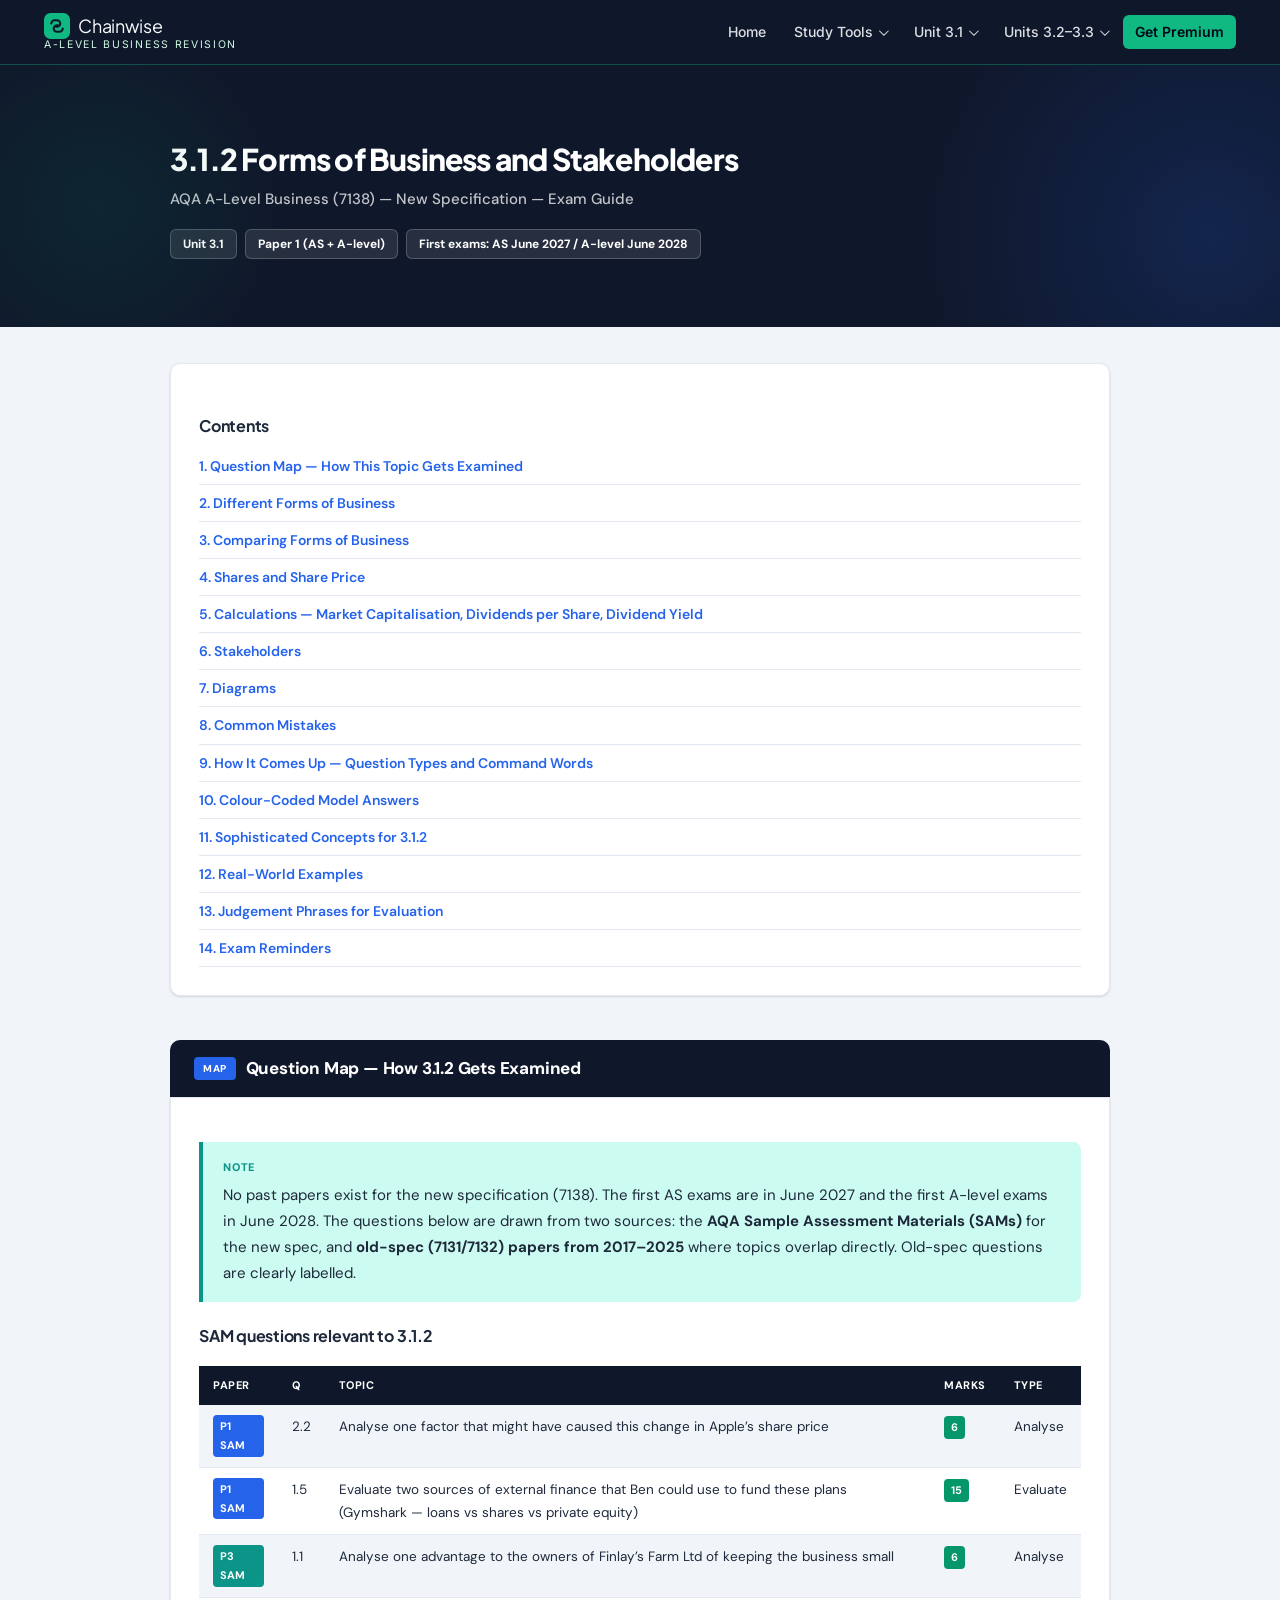
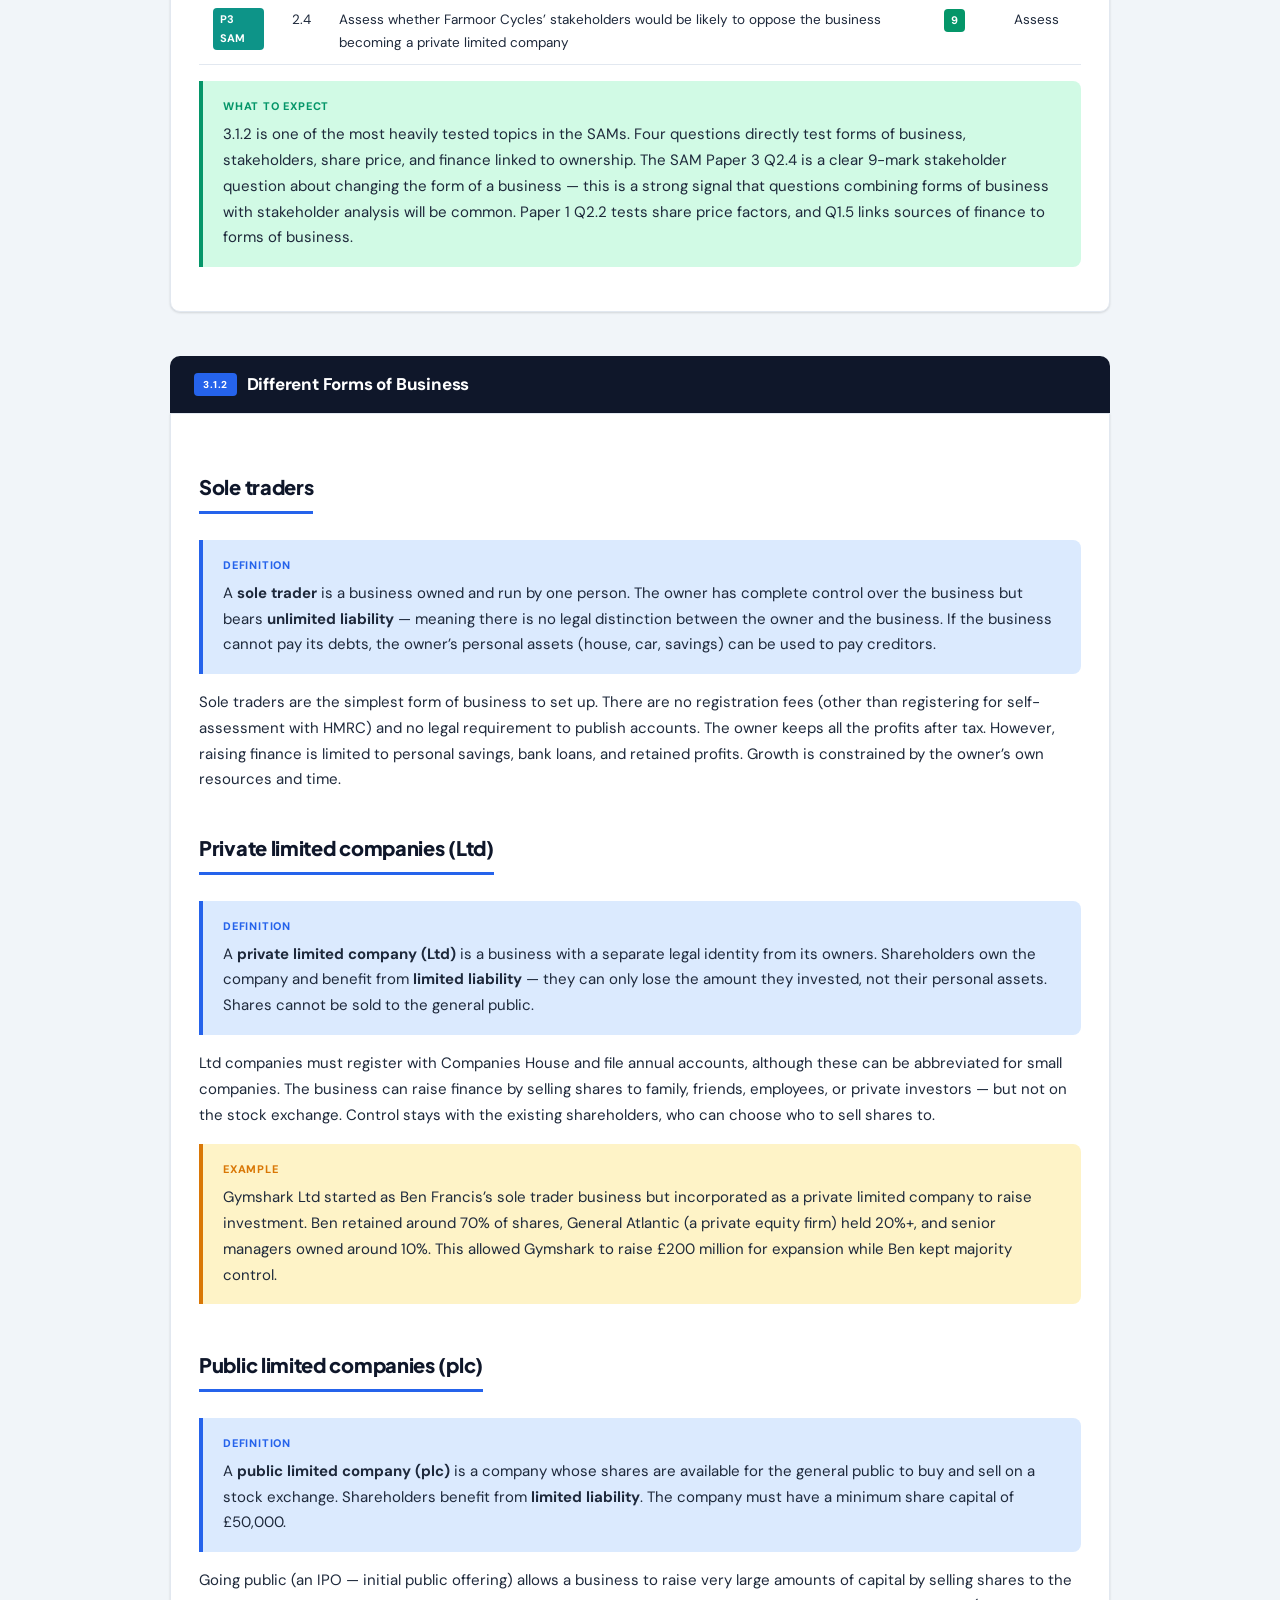
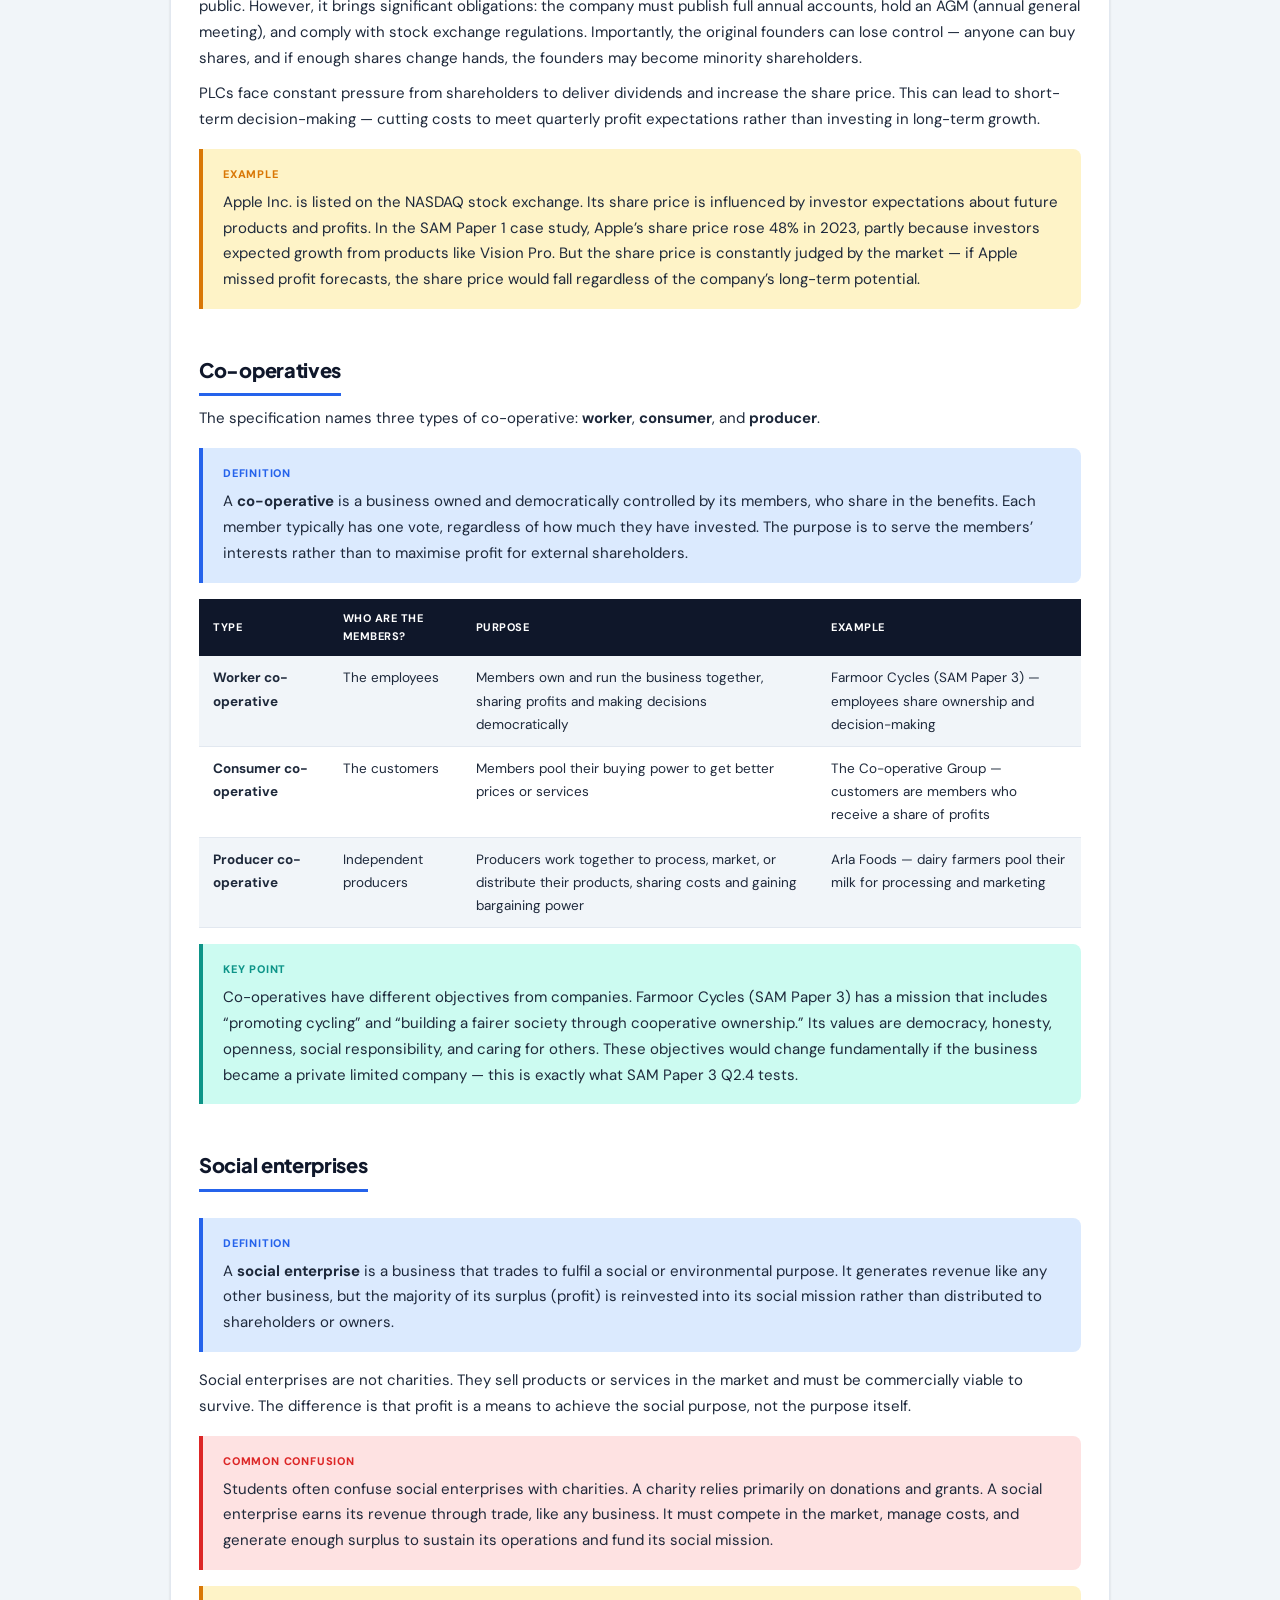
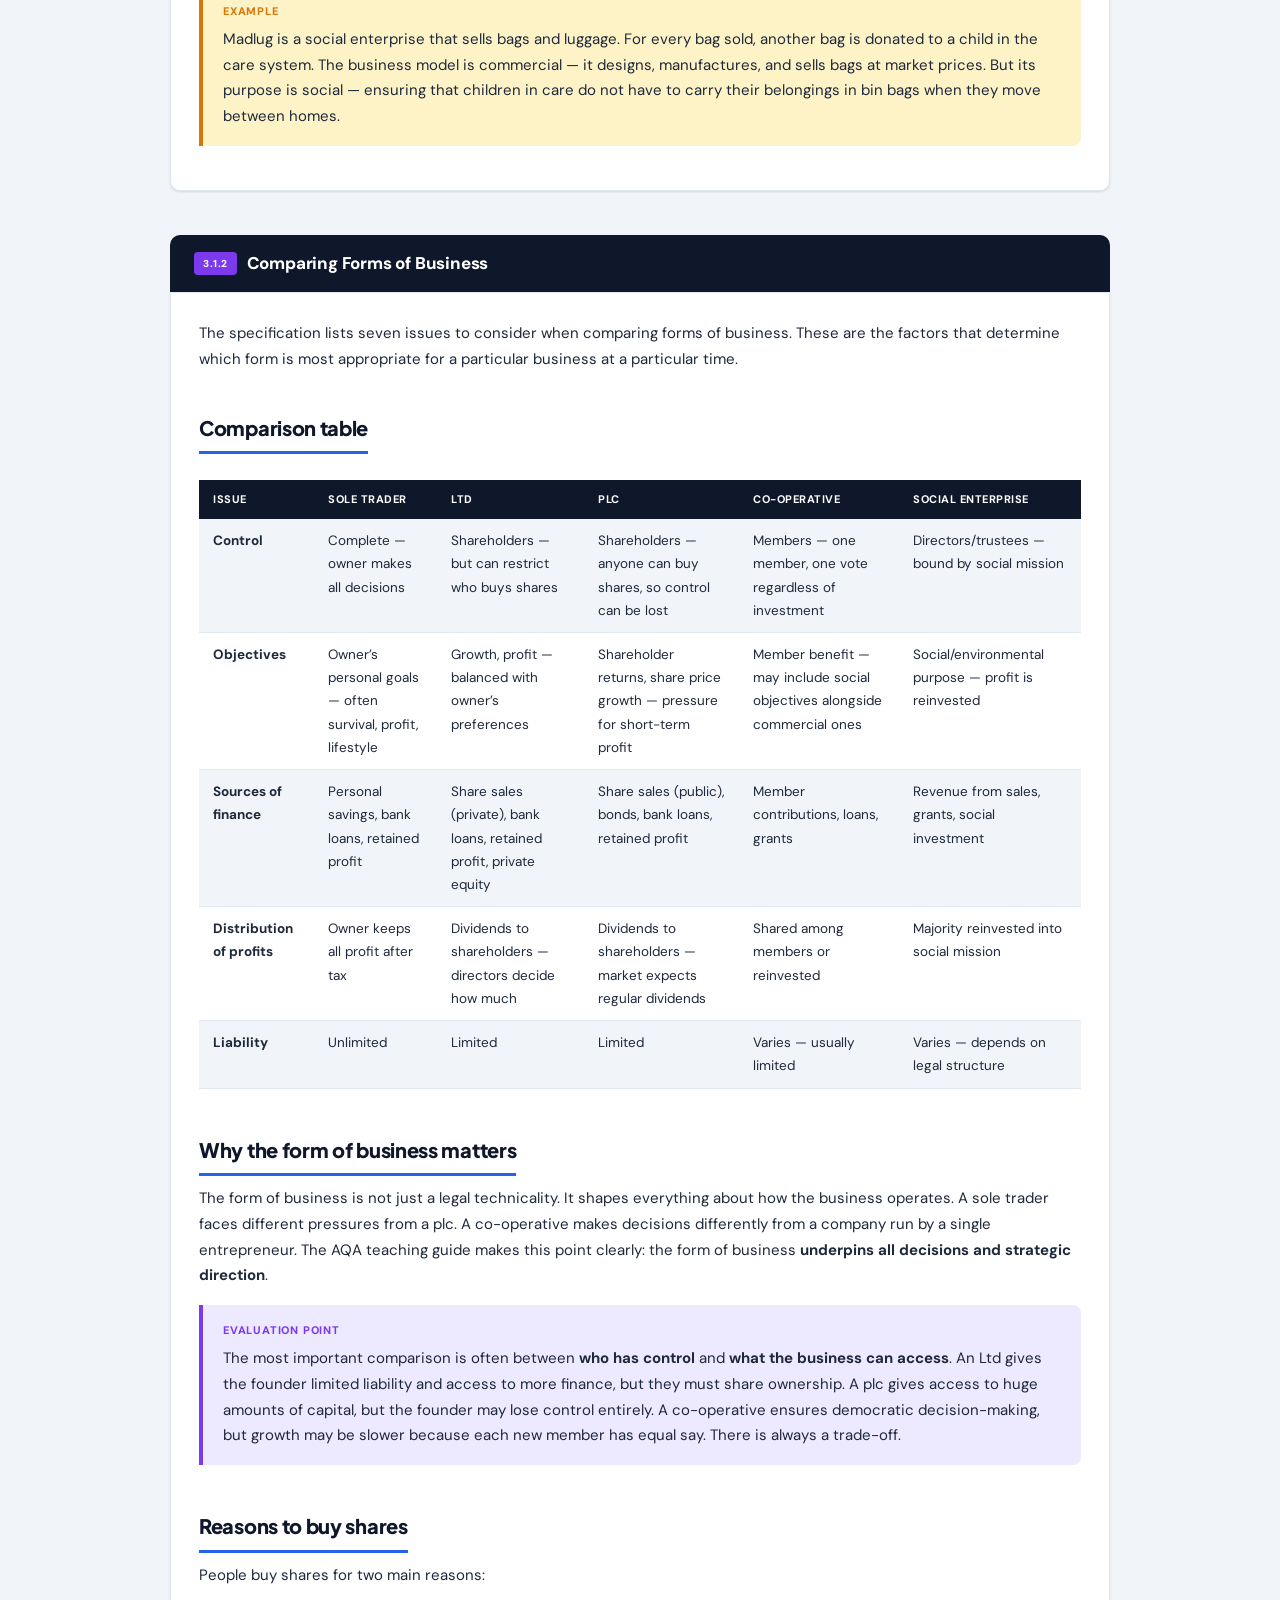
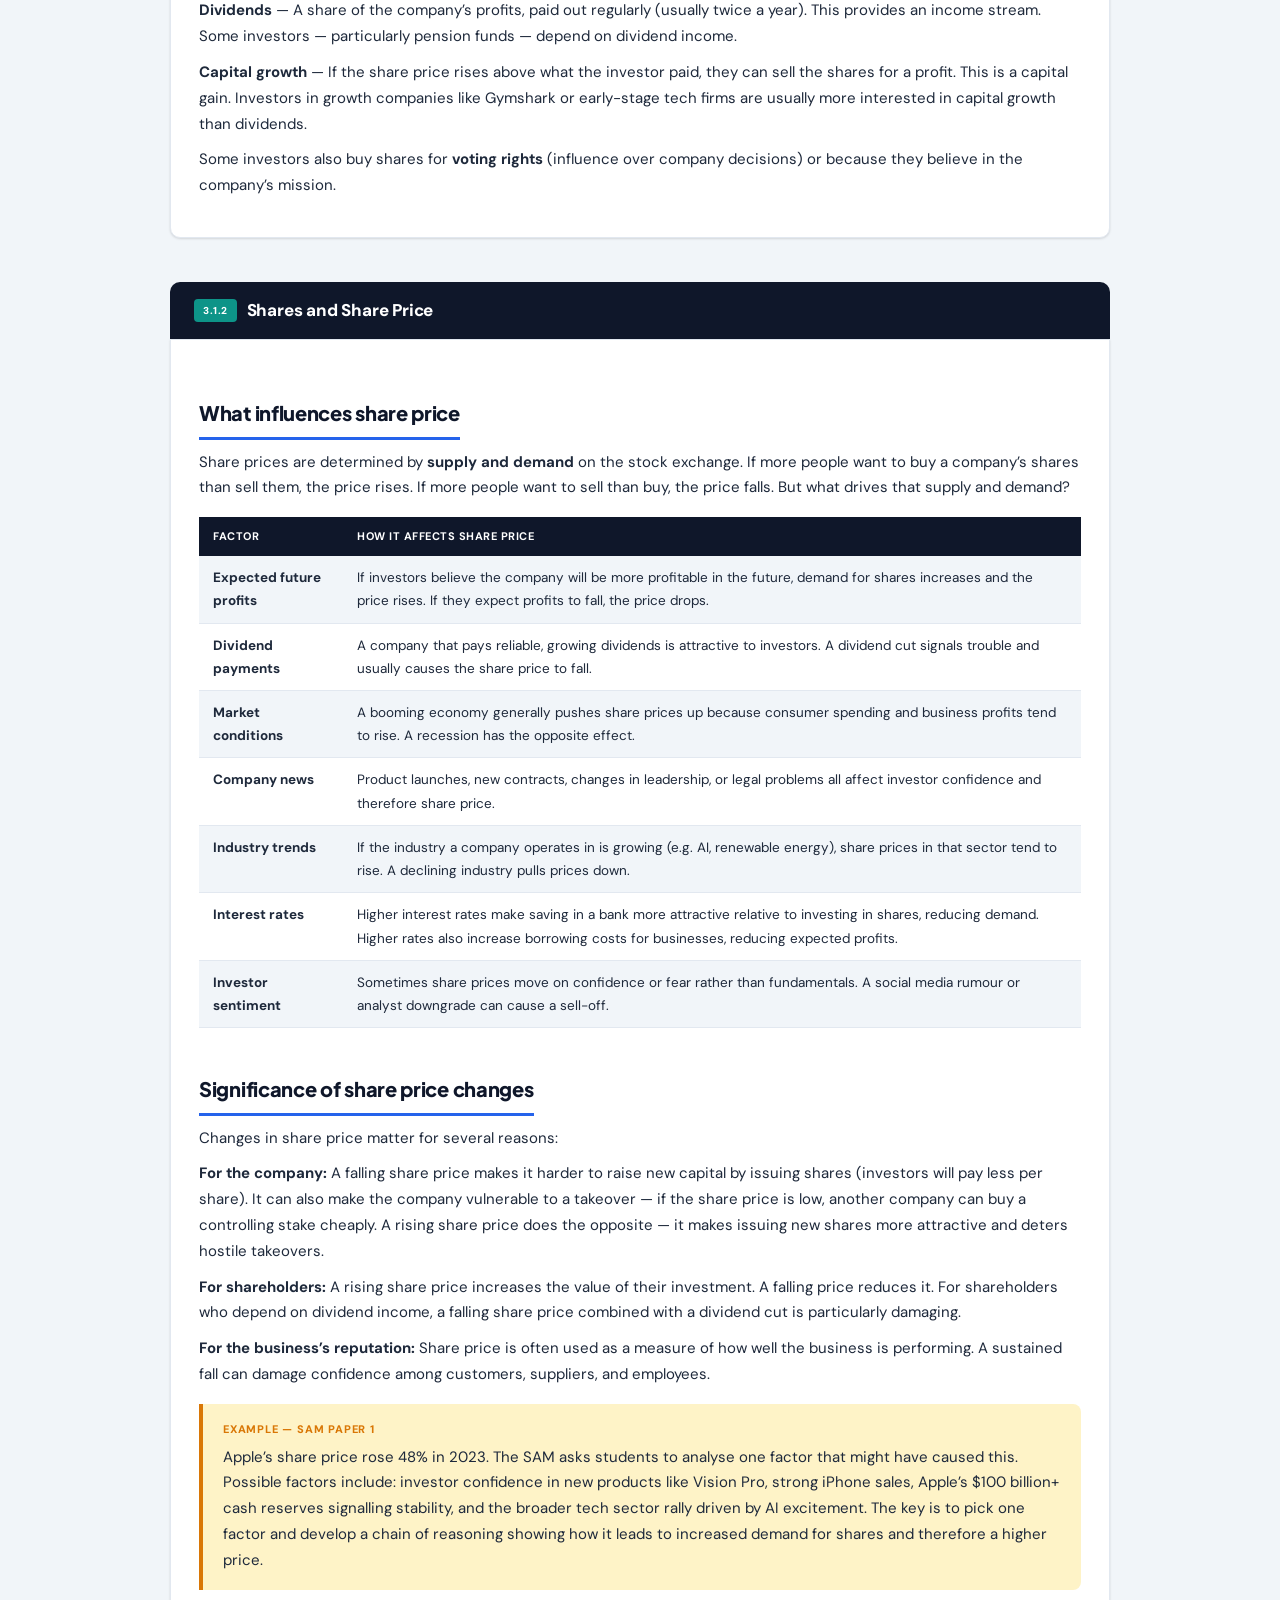
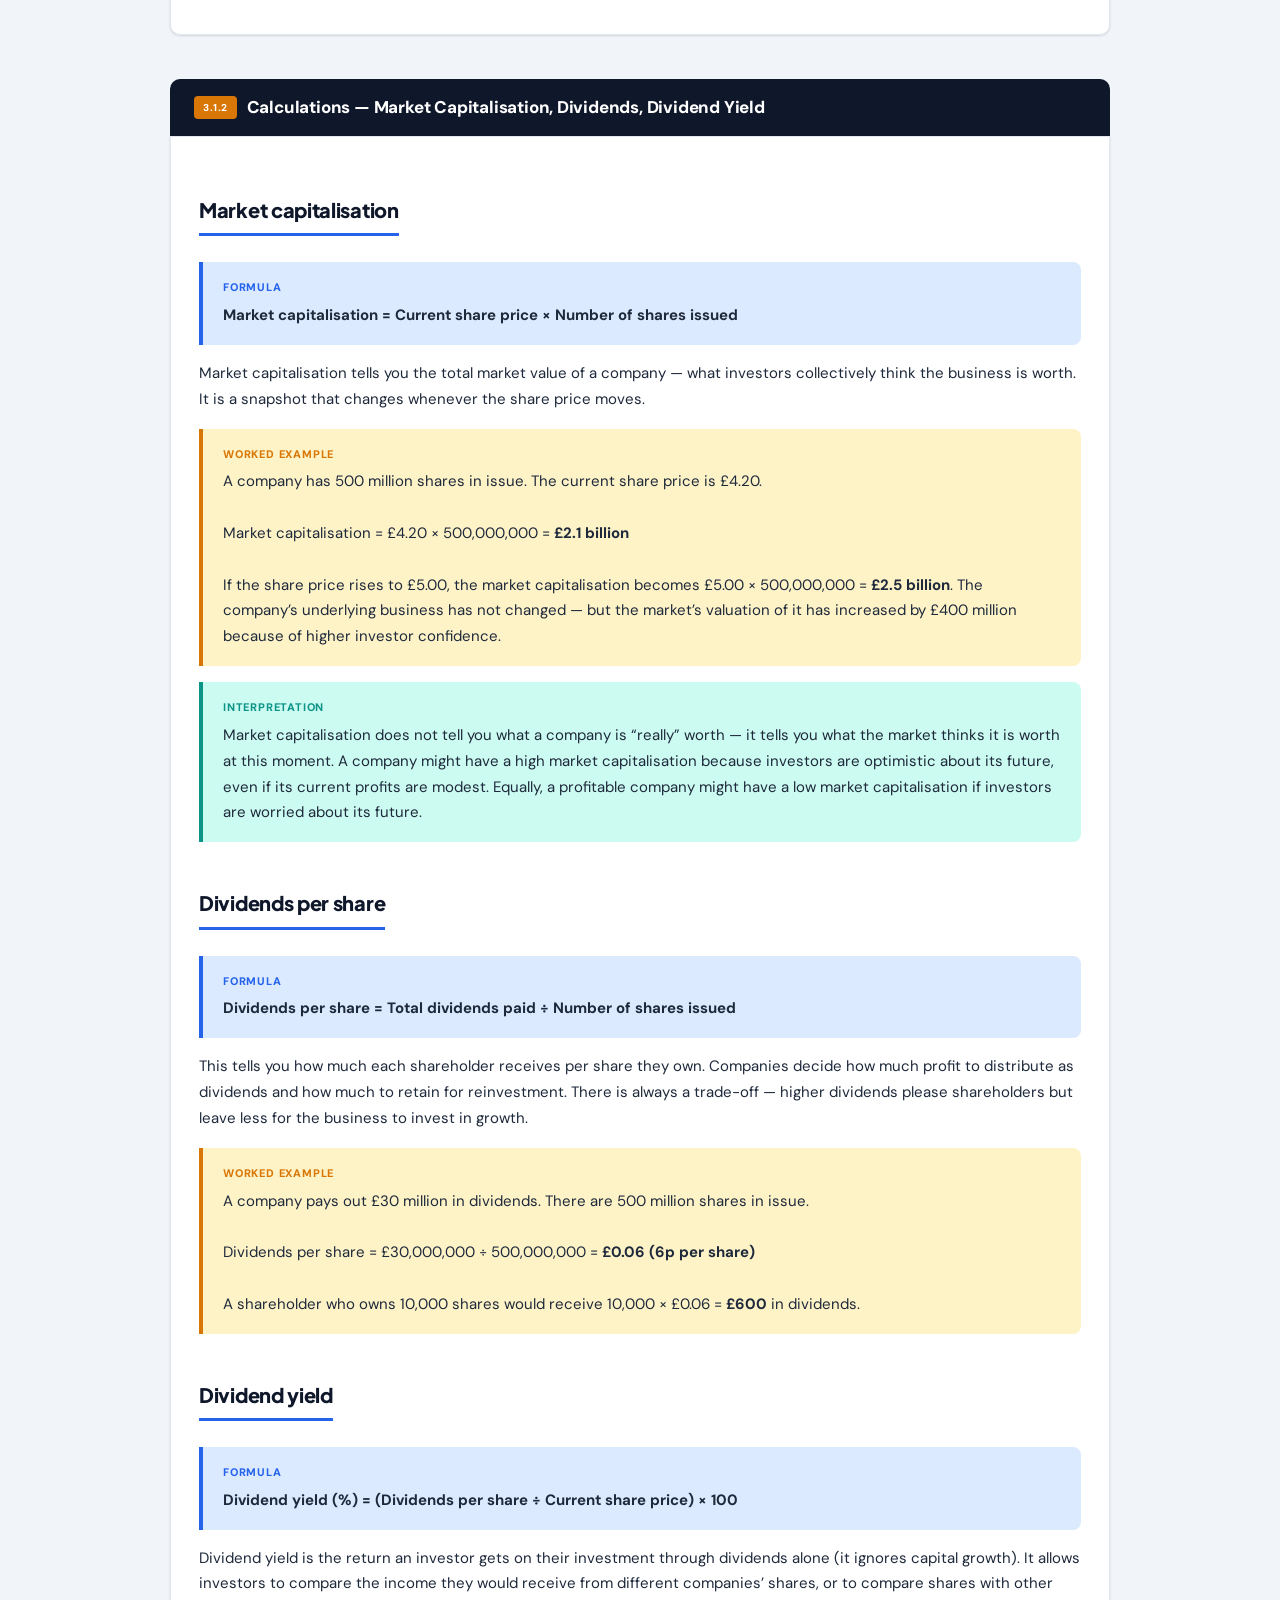
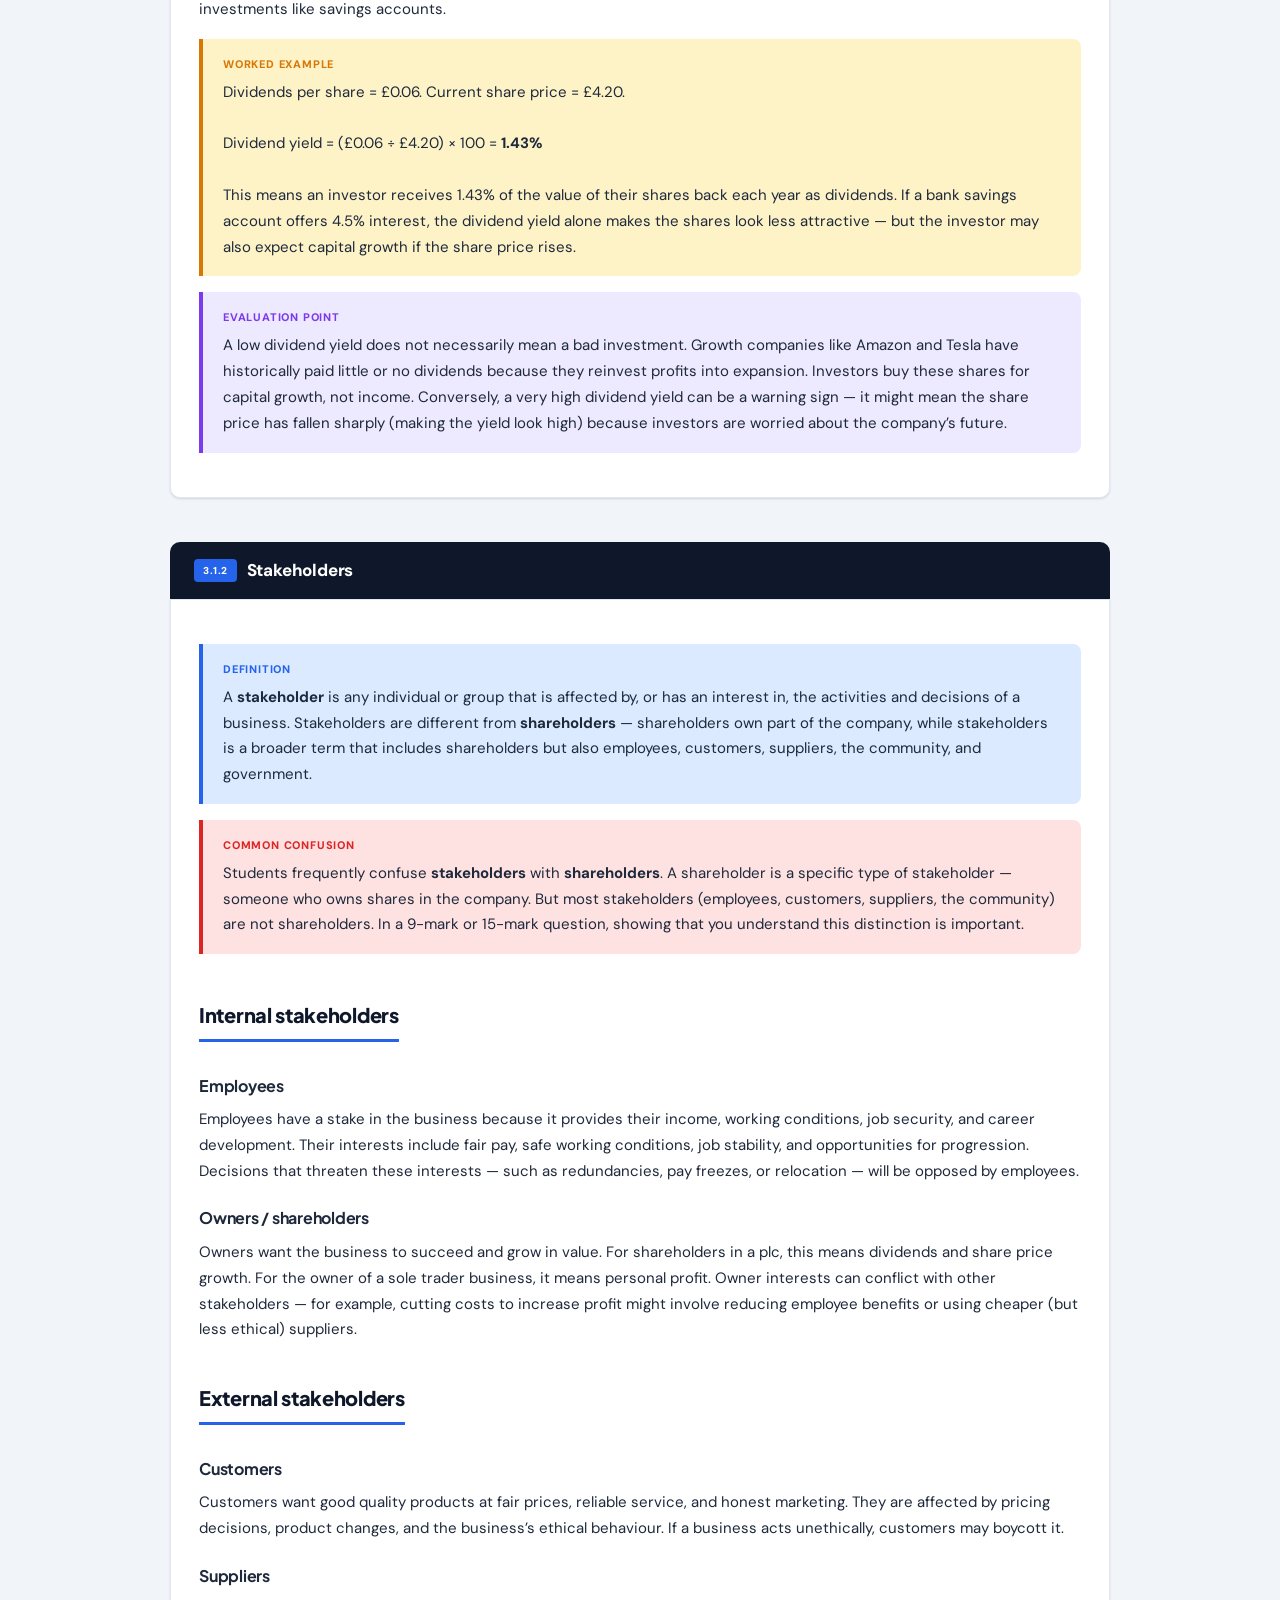
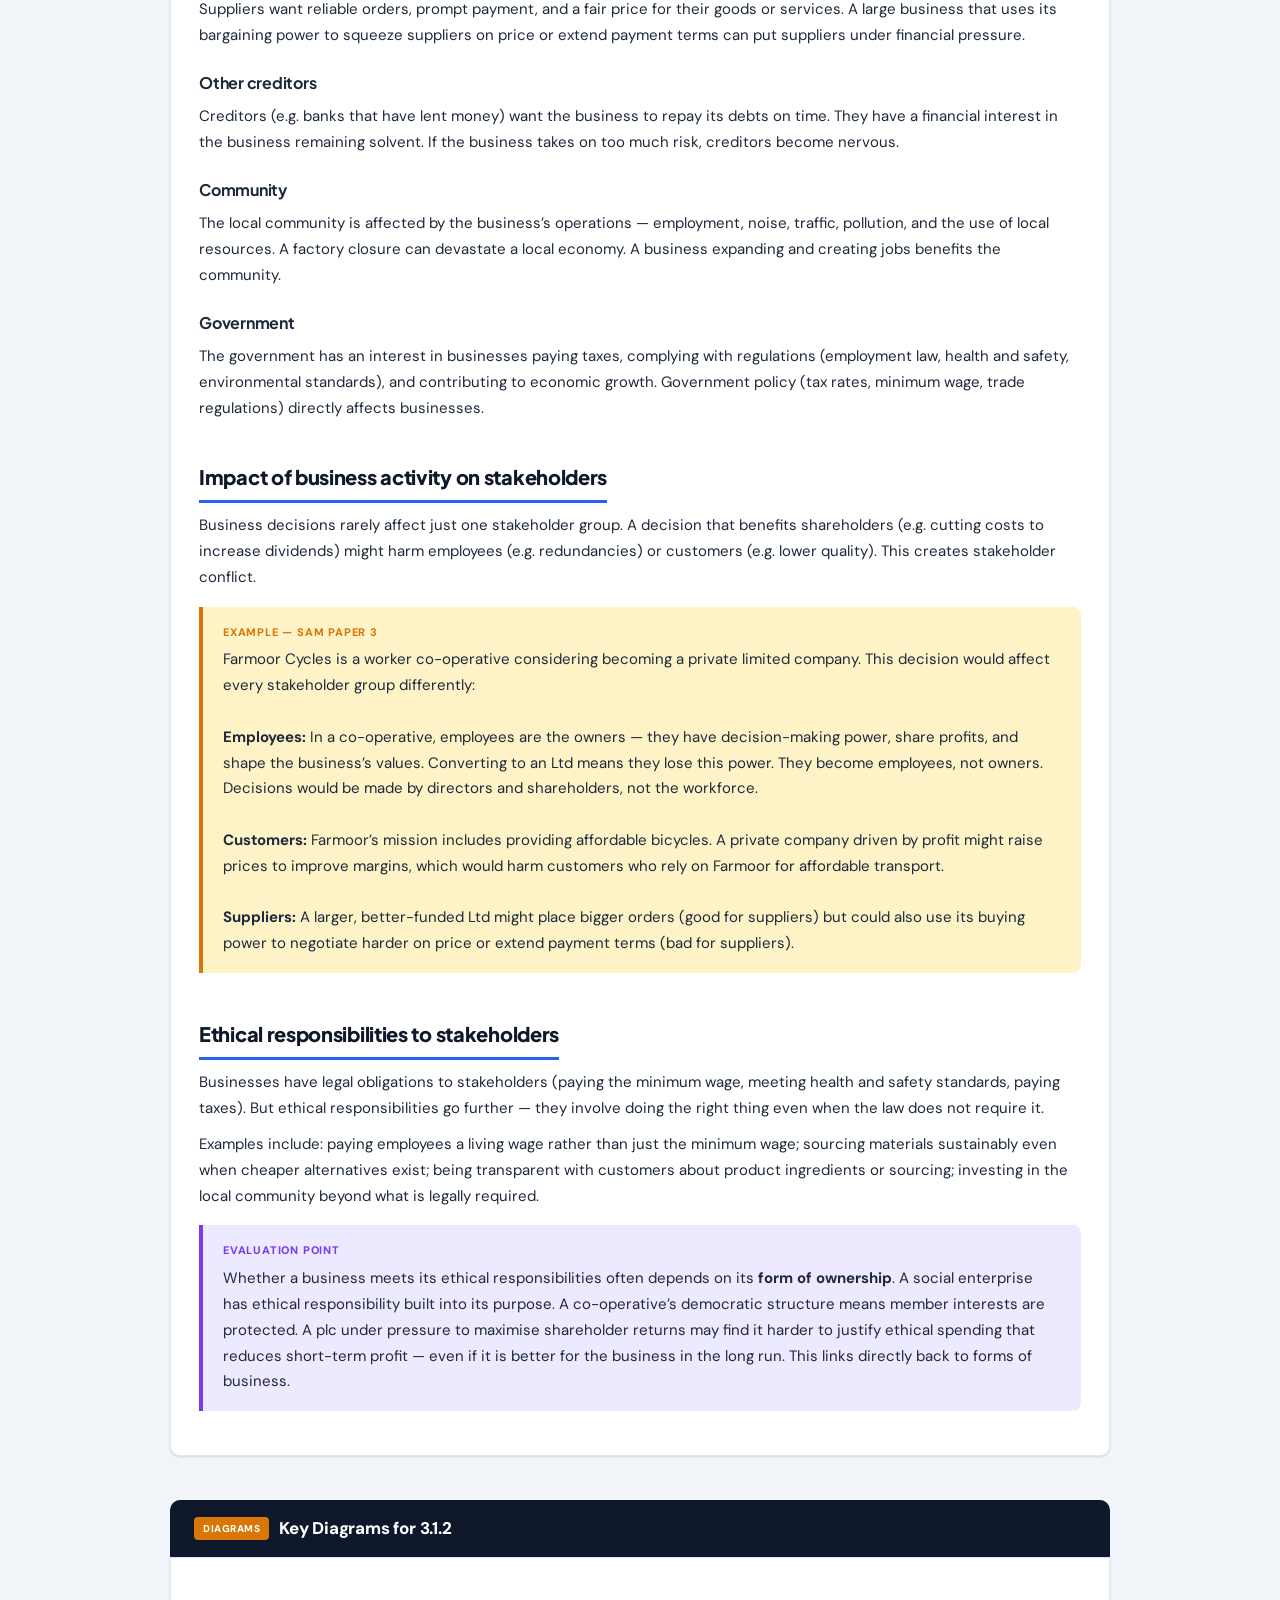
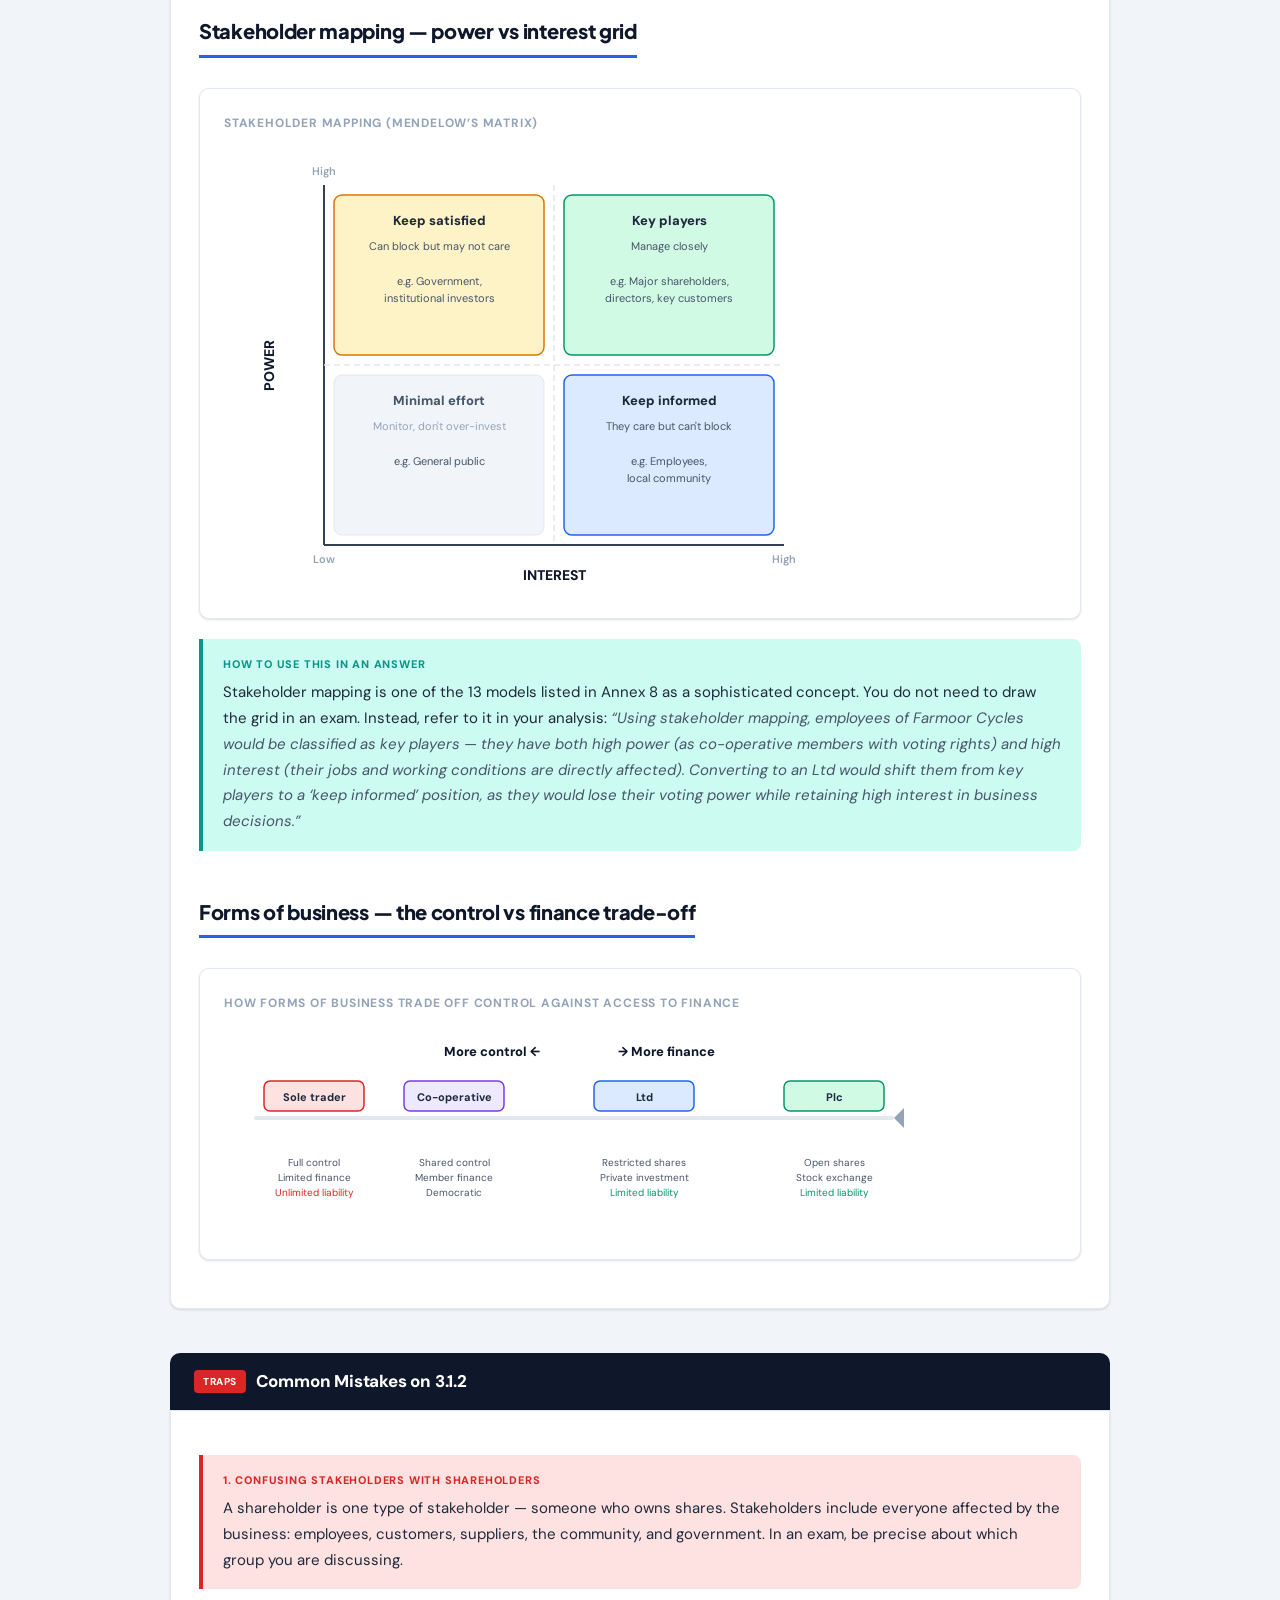
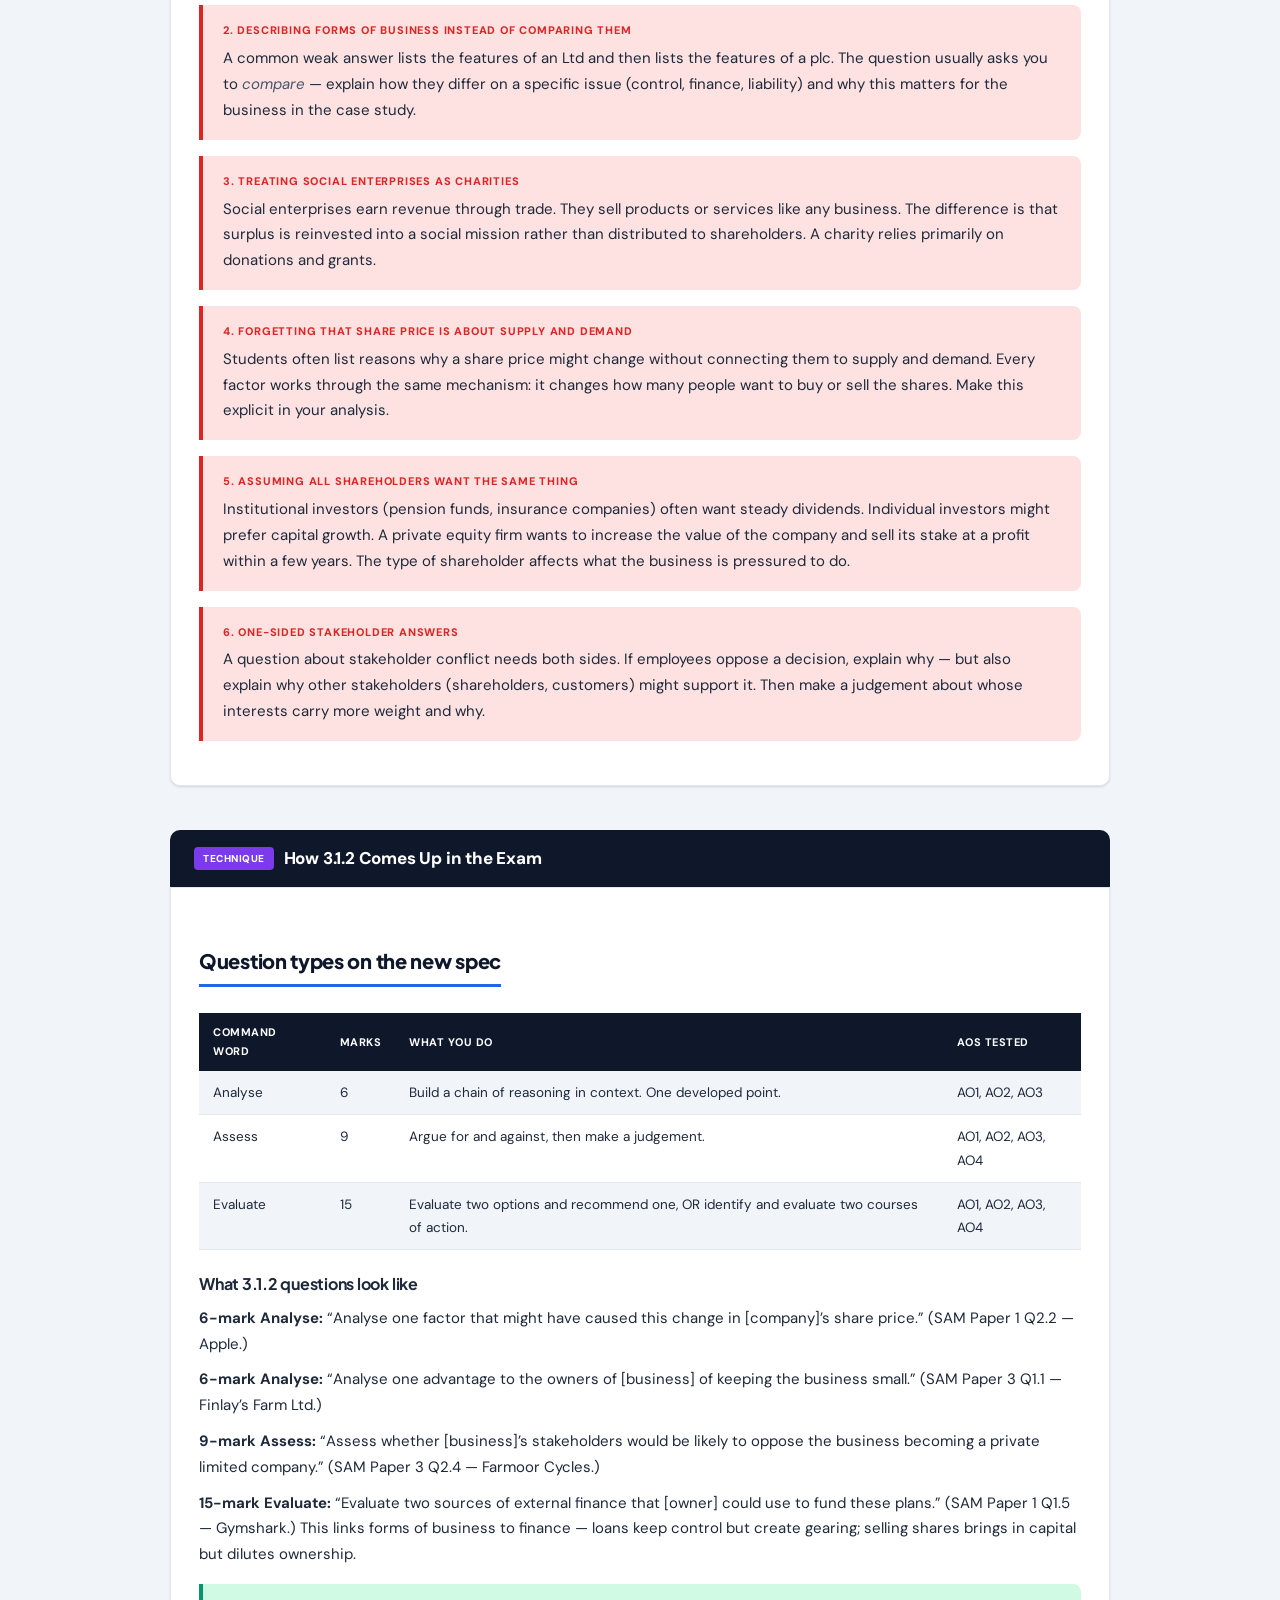
<file: guide_3_1_2_forms_of_business_and_stakeholders.html>
<!DOCTYPE html>
<html lang="en">
<head>
<meta charset="UTF-8">
<meta name="viewport" content="width=device-width, initial-scale=1.0">
<title>AQA A-Level Business (7138) — 3.1.2 Forms of Business and Stakeholders | Exam Guide</title>
<style>
  @import url('https://fonts.googleapis.com/css2?family=DM+Sans:ital,opsz,wght@0,9..40,400;0,9..40,500;0,9..40,600;0,9..40,700;0,9..40,800;0,9..40,900;1,9..40,400&family=DM+Mono:wght@400;500&display=swap');
  :root{--ink:#0f172a;--slate:#1e293b;--steel:#334155;--stone:#475569;--mist:#94a3b8;--snow:#f1f5f9;--white:#fff;--blue:#2563eb;--blue-l:#dbeafe;--em:#059669;--em-l:#d1fae5;--red:#dc2626;--red-l:#fee2e2;--amb:#d97706;--amb-l:#fef3c7;--pur:#7c3aed;--pur-l:#ede9fe;--teal:#0d9488;--teal-l:#ccfbf1;--bdr:#e2e8f0;--sh:0 1px 3px rgba(0,0,0,.08),0 1px 2px rgba(0,0,0,.06)}
  *{margin:0;padding:0;box-sizing:border-box}
  body{font-family:'DM Sans',-apple-system,sans-serif;background:var(--snow);color:var(--slate);line-height:1.72;font-size:15px}
  .ctr{max-width:980px;margin:0 auto;padding:20px}
  .hero{background:var(--ink);color:#fff;padding:56px 0 48px;position:relative;overflow:hidden}
  .hero::before{content:'';position:absolute;top:-50%;right:-18%;width:600px;height:600px;background:radial-gradient(circle,rgba(37,99,235,.18) 0%,transparent 70%);border-radius:50%}
  .hero::after{content:'';position:absolute;bottom:-30%;left:-8%;width:400px;height:400px;background:radial-gradient(circle,rgba(5,150,105,.12) 0%,transparent 70%);border-radius:50%}
  .hero h1{font-size:30px;font-weight:900;letter-spacing:-.8px;line-height:1.2;margin-bottom:10px;position:relative}
  .hero .sub{font-size:15px;font-weight:500;opacity:.75;position:relative}
  .hero .badges{margin-top:16px;display:flex;gap:8px;flex-wrap:wrap;position:relative}
  .hero .badge{display:inline-block;background:rgba(255,255,255,.1);border:1px solid rgba(255,255,255,.2);border-radius:6px;padding:4px 12px;font-size:12px;font-weight:700}
  .sh{background:var(--ink);color:#fff;padding:14px 24px;border-radius:10px 10px 0 0;font-size:17px;font-weight:800;letter-spacing:-.2px;margin-top:44px;display:flex;align-items:center;gap:10px}
  .sh .p{display:inline-block;font-size:10px;font-weight:800;padding:3px 9px;border-radius:4px;letter-spacing:.5px;text-transform:uppercase;flex-shrink:0}
  .p.bl{background:var(--blue)}.p.gn{background:var(--em)}.p.pu{background:var(--pur)}.p.am{background:var(--amb)}.p.rd{background:var(--red)}.p.tl{background:var(--teal)}
  .cd{background:var(--white);border:1px solid var(--bdr);border-radius:0 0 10px 10px;padding:28px;margin-bottom:36px;box-shadow:var(--sh)}
  .cd.sa{border-radius:10px;margin-top:16px}
  h2{font-size:20px;font-weight:900;color:var(--ink);margin:28px 0 10px;padding-bottom:6px;border-bottom:3px solid var(--blue);display:inline-block}
  h3{font-size:16px;font-weight:700;color:var(--slate);margin:20px 0 8px}
  h4{font-size:13px;font-weight:800;text-transform:uppercase;letter-spacing:.6px;margin:16px 0 6px;color:var(--pur)}
  p{margin-bottom:10px}strong{font-weight:700}em{color:var(--stone)}
  .bx{padding:16px 20px;border-radius:0 8px 8px 0;margin:16px 0}.bx .l{font-size:11px;font-weight:800;text-transform:uppercase;letter-spacing:.8px;margin-bottom:6px}
  .tp{background:var(--red-l);border-left:4px solid var(--red)}.tp .l{color:var(--red)}
  .ti{background:var(--em-l);border-left:4px solid var(--em)}.ti .l{color:var(--em)}
  .df{background:var(--blue-l);border-left:4px solid var(--blue)}.df .l{color:var(--blue)}
  .jg{background:var(--pur-l);border-left:4px solid var(--pur)}.jg .l{color:var(--pur)}
  .eg{background:var(--amb-l);border-left:4px solid var(--amb)}.eg .l{color:var(--amb)}
  .nt{background:var(--teal-l);border-left:4px solid var(--teal)}.nt .l{color:var(--teal)}
  table{width:100%;border-collapse:collapse;margin:16px 0;font-size:13.5px}
  th{background:var(--ink);color:#fff;font-weight:700;text-align:left;padding:10px 14px;font-size:11px;text-transform:uppercase;letter-spacing:.5px}
  td{padding:10px 14px;border-bottom:1px solid var(--bdr);vertical-align:top}tr:nth-child(even){background:var(--snow)}
  .mb{display:inline-block;color:#fff;font-size:11px;font-weight:700;padding:2px 7px;border-radius:4px}.b1{background:var(--blue)}.b2{background:var(--pur)}.b3{background:var(--teal)}.bm{background:var(--em)}
  .md{background:var(--snow);border:2px solid var(--em);border-radius:10px;padding:22px;margin:16px 0}
  .md .mh{font-weight:800;color:var(--em);font-size:13px;text-transform:uppercase;letter-spacing:.5px;margin-bottom:10px}
  .sk-ao1{background:#E8EAF6;border-bottom:2px solid #3949AB;padding:0 2px}
  .sk-ao2{background:#E3F2FD;border-bottom:2px solid #1976D2;padding:0 2px}
  .sk-ao3{background:#FFF3E0;border-bottom:2px solid #F57C00;padding:0 2px}
  .sk-ao4{background:#E8F5E9;border-bottom:2px solid #388E3C;padding:0 2px}
  .sk-mod{background:#FCE4EC;border-bottom:2px solid #C2185B;padding:0 2px}
  .sk-rwe{background:#FFFDE7;border-bottom:2px solid #F9A825;padding:0 2px}
  .sk-leg{display:flex;flex-wrap:wrap;gap:12px;padding:14px 18px;background:var(--snow);border:1px solid var(--bdr);border-radius:8px;margin:16px 0;font-size:12px;font-weight:700}
  .sk-leg span{padding:3px 10px;border-radius:4px;display:inline-flex;align-items:center;gap:4px}
  .mcq{font-weight:800;color:var(--em);font-size:17px}
  .dw{background:var(--white);border:1px solid var(--bdr);border-radius:10px;padding:24px;margin:20px 0;box-shadow:var(--sh);overflow-x:auto}
  .dw .cap{font-size:12px;font-weight:700;color:var(--mist);text-transform:uppercase;letter-spacing:.8px;margin-bottom:12px}
  .dv{height:2px;background:linear-gradient(to right,var(--blue),var(--pur),var(--teal));margin:40px 0;border-radius:1px}
  .toc a{display:block;padding:6px 0;color:var(--blue);text-decoration:none;font-weight:600;font-size:14px;border-bottom:1px solid var(--bdr)}.toc a:hover{color:var(--pur)}
  .olabel{display:inline-block;font-size:10px;font-weight:700;padding:2px 8px;border-radius:4px;background:var(--amb-l);color:var(--amb);border:1px solid var(--amb);margin-left:6px}
  @media print{.hero{padding:24px 0}.cd,.sh,.dw{break-inside:avoid}}
  @media(max-width:640px){.ctr{padding:12px}.cd{padding:16px}.hero h1{font-size:22px}}
</style>
<meta name="robots" content="noindex, nofollow">
<link rel="preconnect" href="https://fonts.googleapis.com"><link href="https://fonts.googleapis.com/css2?family=Plus+Jakarta+Sans:wght@500;600;700;800&family=Inter:wght@400;500;600;700&display=swap" rel="stylesheet">
<link rel="stylesheet" href="assets/site.css">
<link rel="icon" href="assets/favicon.svg" type="image/svg+xml">
</head>
<body>

<div class="hero"><div class="ctr">
  <h1>3.1.2 Forms of Business and Stakeholders</h1>
  <div class="sub">AQA A-Level Business (7138) &mdash; New Specification &mdash; Exam Guide</div>
  <div class="badges">
    <span class="badge">Unit 3.1</span>
    <span class="badge">Paper 1 (AS + A-level)</span>
    <span class="badge">First exams: AS June 2027 / A-level June 2028</span>
  </div>
</div></div>

<div class="ctr">

<div class="cd sa"><h3>Contents</h3><div class="toc">
  <a href="#qm">1. Question Map &mdash; How This Topic Gets Examined</a>
  <a href="#s1">2. Different Forms of Business</a>
  <a href="#s2">3. Comparing Forms of Business</a>
  <a href="#s3">4. Shares and Share Price</a>
  <a href="#s4">5. Calculations &mdash; Market Capitalisation, Dividends per Share, Dividend Yield</a>
  <a href="#s5">6. Stakeholders</a>
  <a href="#dia">7. Diagrams</a>
  <a href="#traps">8. Common Mistakes</a>
  <a href="#howit">9. How It Comes Up &mdash; Question Types and Command Words</a>
  <a href="#es">10. Colour-Coded Model Answers</a>
  <a href="#sc">11. Sophisticated Concepts for 3.1.2</a>
  <a href="#rwe">12. Real-World Examples</a>
  <a href="#jg">13. Judgement Phrases for Evaluation</a>
  <a href="#fm">14. Exam Reminders</a>
</div></div>

<!-- ============================================================ -->
<!-- QUESTION MAP -->
<!-- ============================================================ -->
<div id="qm" class="sh"><span class="p bl">Map</span> Question Map &mdash; How 3.1.2 Gets Examined</div>
<div class="cd">

<div class="bx nt">
<div class="l">Note</div>
No past papers exist for the new specification (7138). The first AS exams are in June 2027 and the first A-level exams in June 2028. The questions below are drawn from two sources: the <strong>AQA Sample Assessment Materials (SAMs)</strong> for the new spec, and <strong>old-spec (7131/7132) papers from 2017&ndash;2025</strong> where topics overlap directly. Old-spec questions are clearly labelled.
</div>

<h3>SAM questions relevant to 3.1.2</h3>
<table>
<tr><th>Paper</th><th>Q</th><th>Topic</th><th>Marks</th><th>Type</th></tr>
<tr><td><span class="mb b1">P1 SAM</span></td><td>2.2</td><td>Analyse one factor that might have caused this change in Apple&rsquo;s share price</td><td><span class="mb bm">6</span></td><td>Analyse</td></tr>
<tr><td><span class="mb b1">P1 SAM</span></td><td>1.5</td><td>Evaluate two sources of external finance that Ben could use to fund these plans (Gymshark &mdash; loans vs shares vs private equity)</td><td><span class="mb bm">15</span></td><td>Evaluate</td></tr>
<tr><td><span class="mb b3">P3 SAM</span></td><td>1.1</td><td>Analyse one advantage to the owners of Finlay&rsquo;s Farm Ltd of keeping the business small</td><td><span class="mb bm">6</span></td><td>Analyse</td></tr>
<tr><td><span class="mb b3">P3 SAM</span></td><td>2.4</td><td>Assess whether Farmoor Cycles&rsquo; stakeholders would be likely to oppose the business becoming a private limited company</td><td><span class="mb bm">9</span></td><td>Assess</td></tr>
</table>

<div class="bx ti">
<div class="l">What to expect</div>
3.1.2 is one of the most heavily tested topics in the SAMs. Four questions directly test forms of business, stakeholders, share price, and finance linked to ownership. The SAM Paper 3 Q2.4 is a clear 9-mark stakeholder question about changing the form of a business &mdash; this is a strong signal that questions combining forms of business with stakeholder analysis will be common. Paper 1 Q2.2 tests share price factors, and Q1.5 links sources of finance to forms of business.
</div>

</div>

<!-- ============================================================ -->
<!-- SECTION 1: DIFFERENT FORMS OF BUSINESS -->
<!-- ============================================================ -->
<div id="s1" class="sh"><span class="p bl">3.1.2</span> Different Forms of Business</div>
<div class="cd">

<h2>Sole traders</h2>

<div class="bx df">
<div class="l">Definition</div>
A <strong>sole trader</strong> is a business owned and run by one person. The owner has complete control over the business but bears <strong>unlimited liability</strong> &mdash; meaning there is no legal distinction between the owner and the business. If the business cannot pay its debts, the owner&rsquo;s personal assets (house, car, savings) can be used to pay creditors.
</div>

<p>Sole traders are the simplest form of business to set up. There are no registration fees (other than registering for self-assessment with HMRC) and no legal requirement to publish accounts. The owner keeps all the profits after tax. However, raising finance is limited to personal savings, bank loans, and retained profits. Growth is constrained by the owner&rsquo;s own resources and time.</p>

<h2>Private limited companies (Ltd)</h2>

<div class="bx df">
<div class="l">Definition</div>
A <strong>private limited company (Ltd)</strong> is a business with a separate legal identity from its owners. Shareholders own the company and benefit from <strong>limited liability</strong> &mdash; they can only lose the amount they invested, not their personal assets. Shares cannot be sold to the general public.
</div>

<p>Ltd companies must register with Companies House and file annual accounts, although these can be abbreviated for small companies. The business can raise finance by selling shares to family, friends, employees, or private investors &mdash; but not on the stock exchange. Control stays with the existing shareholders, who can choose who to sell shares to.</p>

<div class="bx eg">
<div class="l">Example</div>
Gymshark Ltd started as Ben Francis&rsquo;s sole trader business but incorporated as a private limited company to raise investment. Ben retained around 70% of shares, General Atlantic (a private equity firm) held 20%+, and senior managers owned around 10%. This allowed Gymshark to raise &pound;200 million for expansion while Ben kept majority control.
</div>

<h2>Public limited companies (plc)</h2>

<div class="bx df">
<div class="l">Definition</div>
A <strong>public limited company (plc)</strong> is a company whose shares are available for the general public to buy and sell on a stock exchange. Shareholders benefit from <strong>limited liability</strong>. The company must have a minimum share capital of &pound;50,000.
</div>

<p>Going public (an IPO &mdash; initial public offering) allows a business to raise very large amounts of capital by selling shares to the public. However, it brings significant obligations: the company must publish full annual accounts, hold an AGM (annual general meeting), and comply with stock exchange regulations. Importantly, the original founders can lose control &mdash; anyone can buy shares, and if enough shares change hands, the founders may become minority shareholders.</p>

<p>PLCs face constant pressure from shareholders to deliver dividends and increase the share price. This can lead to short-term decision-making &mdash; cutting costs to meet quarterly profit expectations rather than investing in long-term growth.</p>

<div class="bx eg">
<div class="l">Example</div>
Apple Inc. is listed on the NASDAQ stock exchange. Its share price is influenced by investor expectations about future products and profits. In the SAM Paper 1 case study, Apple&rsquo;s share price rose 48% in 2023, partly because investors expected growth from products like Vision Pro. But the share price is constantly judged by the market &mdash; if Apple missed profit forecasts, the share price would fall regardless of the company&rsquo;s long-term potential.
</div>

<h2>Co-operatives</h2>

<p>The specification names three types of co-operative: <strong>worker</strong>, <strong>consumer</strong>, and <strong>producer</strong>.</p>

<div class="bx df">
<div class="l">Definition</div>
A <strong>co-operative</strong> is a business owned and democratically controlled by its members, who share in the benefits. Each member typically has one vote, regardless of how much they have invested. The purpose is to serve the members&rsquo; interests rather than to maximise profit for external shareholders.
</div>

<table>
<tr><th>Type</th><th>Who are the members?</th><th>Purpose</th><th>Example</th></tr>
<tr><td><strong>Worker co-operative</strong></td><td>The employees</td><td>Members own and run the business together, sharing profits and making decisions democratically</td><td>Farmoor Cycles (SAM Paper 3) &mdash; employees share ownership and decision-making</td></tr>
<tr><td><strong>Consumer co-operative</strong></td><td>The customers</td><td>Members pool their buying power to get better prices or services</td><td>The Co-operative Group &mdash; customers are members who receive a share of profits</td></tr>
<tr><td><strong>Producer co-operative</strong></td><td>Independent producers</td><td>Producers work together to process, market, or distribute their products, sharing costs and gaining bargaining power</td><td>Arla Foods &mdash; dairy farmers pool their milk for processing and marketing</td></tr>
</table>

<div class="bx nt">
<div class="l">Key point</div>
Co-operatives have different objectives from companies. Farmoor Cycles (SAM Paper 3) has a mission that includes &ldquo;promoting cycling&rdquo; and &ldquo;building a fairer society through cooperative ownership.&rdquo; Its values are democracy, honesty, openness, social responsibility, and caring for others. These objectives would change fundamentally if the business became a private limited company &mdash; this is exactly what SAM Paper 3 Q2.4 tests.
</div>

<h2>Social enterprises</h2>

<div class="bx df">
<div class="l">Definition</div>
A <strong>social enterprise</strong> is a business that trades to fulfil a social or environmental purpose. It generates revenue like any other business, but the majority of its surplus (profit) is reinvested into its social mission rather than distributed to shareholders or owners.
</div>

<p>Social enterprises are not charities. They sell products or services in the market and must be commercially viable to survive. The difference is that profit is a means to achieve the social purpose, not the purpose itself.</p>

<div class="bx tp">
<div class="l">Common confusion</div>
Students often confuse social enterprises with charities. A charity relies primarily on donations and grants. A social enterprise earns its revenue through trade, like any business. It must compete in the market, manage costs, and generate enough surplus to sustain its operations and fund its social mission.
</div>

<div class="bx eg">
<div class="l">Example</div>
Madlug is a social enterprise that sells bags and luggage. For every bag sold, another bag is donated to a child in the care system. The business model is commercial &mdash; it designs, manufactures, and sells bags at market prices. But its purpose is social &mdash; ensuring that children in care do not have to carry their belongings in bin bags when they move between homes.
</div>

</div>

<!-- ============================================================ -->
<!-- SECTION 2: COMPARING FORMS OF BUSINESS -->
<!-- ============================================================ -->
<div id="s2" class="sh"><span class="p pu">3.1.2</span> Comparing Forms of Business</div>
<div class="cd">

<p>The specification lists seven issues to consider when comparing forms of business. These are the factors that determine which form is most appropriate for a particular business at a particular time.</p>

<h2>Comparison table</h2>

<table>
<tr><th>Issue</th><th>Sole trader</th><th>Ltd</th><th>Plc</th><th>Co-operative</th><th>Social enterprise</th></tr>
<tr><td><strong>Control</strong></td><td>Complete &mdash; owner makes all decisions</td><td>Shareholders &mdash; but can restrict who buys shares</td><td>Shareholders &mdash; anyone can buy shares, so control can be lost</td><td>Members &mdash; one member, one vote regardless of investment</td><td>Directors/trustees &mdash; bound by social mission</td></tr>
<tr><td><strong>Objectives</strong></td><td>Owner&rsquo;s personal goals &mdash; often survival, profit, lifestyle</td><td>Growth, profit &mdash; balanced with owner&rsquo;s preferences</td><td>Shareholder returns, share price growth &mdash; pressure for short-term profit</td><td>Member benefit &mdash; may include social objectives alongside commercial ones</td><td>Social/environmental purpose &mdash; profit is reinvested</td></tr>
<tr><td><strong>Sources of finance</strong></td><td>Personal savings, bank loans, retained profit</td><td>Share sales (private), bank loans, retained profit, private equity</td><td>Share sales (public), bonds, bank loans, retained profit</td><td>Member contributions, loans, grants</td><td>Revenue from sales, grants, social investment</td></tr>
<tr><td><strong>Distribution of profits</strong></td><td>Owner keeps all profit after tax</td><td>Dividends to shareholders &mdash; directors decide how much</td><td>Dividends to shareholders &mdash; market expects regular dividends</td><td>Shared among members or reinvested</td><td>Majority reinvested into social mission</td></tr>
<tr><td><strong>Liability</strong></td><td>Unlimited</td><td>Limited</td><td>Limited</td><td>Varies &mdash; usually limited</td><td>Varies &mdash; depends on legal structure</td></tr>
</table>

<h2>Why the form of business matters</h2>

<p>The form of business is not just a legal technicality. It shapes everything about how the business operates. A sole trader faces different pressures from a plc. A co-operative makes decisions differently from a company run by a single entrepreneur. The AQA teaching guide makes this point clearly: the form of business <strong>underpins all decisions and strategic direction</strong>.</p>

<div class="bx jg">
<div class="l">Evaluation point</div>
The most important comparison is often between <strong>who has control</strong> and <strong>what the business can access</strong>. An Ltd gives the founder limited liability and access to more finance, but they must share ownership. A plc gives access to huge amounts of capital, but the founder may lose control entirely. A co-operative ensures democratic decision-making, but growth may be slower because each new member has equal say. There is always a trade-off.
</div>

<h2>Reasons to buy shares</h2>

<p>People buy shares for two main reasons:</p>
<p><strong>Dividends</strong> &mdash; A share of the company&rsquo;s profits, paid out regularly (usually twice a year). This provides an income stream. Some investors &mdash; particularly pension funds &mdash; depend on dividend income.</p>
<p><strong>Capital growth</strong> &mdash; If the share price rises above what the investor paid, they can sell the shares for a profit. This is a capital gain. Investors in growth companies like Gymshark or early-stage tech firms are usually more interested in capital growth than dividends.</p>

<p>Some investors also buy shares for <strong>voting rights</strong> (influence over company decisions) or because they believe in the company&rsquo;s mission.</p>

</div>

<!-- ============================================================ -->
<!-- SECTION 3: SHARES AND SHARE PRICE -->
<!-- ============================================================ -->
<div id="s3" class="sh"><span class="p tl">3.1.2</span> Shares and Share Price</div>
<div class="cd">

<h2>What influences share price</h2>

<p>Share prices are determined by <strong>supply and demand</strong> on the stock exchange. If more people want to buy a company&rsquo;s shares than sell them, the price rises. If more people want to sell than buy, the price falls. But what drives that supply and demand?</p>

<table>
<tr><th>Factor</th><th>How it affects share price</th></tr>
<tr><td><strong>Expected future profits</strong></td><td>If investors believe the company will be more profitable in the future, demand for shares increases and the price rises. If they expect profits to fall, the price drops.</td></tr>
<tr><td><strong>Dividend payments</strong></td><td>A company that pays reliable, growing dividends is attractive to investors. A dividend cut signals trouble and usually causes the share price to fall.</td></tr>
<tr><td><strong>Market conditions</strong></td><td>A booming economy generally pushes share prices up because consumer spending and business profits tend to rise. A recession has the opposite effect.</td></tr>
<tr><td><strong>Company news</strong></td><td>Product launches, new contracts, changes in leadership, or legal problems all affect investor confidence and therefore share price.</td></tr>
<tr><td><strong>Industry trends</strong></td><td>If the industry a company operates in is growing (e.g. AI, renewable energy), share prices in that sector tend to rise. A declining industry pulls prices down.</td></tr>
<tr><td><strong>Interest rates</strong></td><td>Higher interest rates make saving in a bank more attractive relative to investing in shares, reducing demand. Higher rates also increase borrowing costs for businesses, reducing expected profits.</td></tr>
<tr><td><strong>Investor sentiment</strong></td><td>Sometimes share prices move on confidence or fear rather than fundamentals. A social media rumour or analyst downgrade can cause a sell-off.</td></tr>
</table>

<h2>Significance of share price changes</h2>

<p>Changes in share price matter for several reasons:</p>
<p><strong>For the company:</strong> A falling share price makes it harder to raise new capital by issuing shares (investors will pay less per share). It can also make the company vulnerable to a takeover &mdash; if the share price is low, another company can buy a controlling stake cheaply. A rising share price does the opposite &mdash; it makes issuing new shares more attractive and deters hostile takeovers.</p>
<p><strong>For shareholders:</strong> A rising share price increases the value of their investment. A falling price reduces it. For shareholders who depend on dividend income, a falling share price combined with a dividend cut is particularly damaging.</p>
<p><strong>For the business&rsquo;s reputation:</strong> Share price is often used as a measure of how well the business is performing. A sustained fall can damage confidence among customers, suppliers, and employees.</p>

<div class="bx eg">
<div class="l">Example &mdash; SAM Paper 1</div>
Apple&rsquo;s share price rose 48% in 2023. The SAM asks students to analyse one factor that might have caused this. Possible factors include: investor confidence in new products like Vision Pro, strong iPhone sales, Apple&rsquo;s $100 billion+ cash reserves signalling stability, and the broader tech sector rally driven by AI excitement. The key is to pick one factor and develop a chain of reasoning showing how it leads to increased demand for shares and therefore a higher price.
</div>

</div>

<!-- ============================================================ -->
<!-- SECTION 4: CALCULATIONS -->
<!-- ============================================================ -->
<div id="s4" class="sh"><span class="p am">3.1.2</span> Calculations &mdash; Market Capitalisation, Dividends, Dividend Yield</div>
<div class="cd">

<h2>Market capitalisation</h2>

<div class="bx df">
<div class="l">Formula</div>
<strong>Market capitalisation = Current share price &times; Number of shares issued</strong>
</div>

<p>Market capitalisation tells you the total market value of a company &mdash; what investors collectively think the business is worth. It is a snapshot that changes whenever the share price moves.</p>

<div class="bx eg">
<div class="l">Worked example</div>
A company has 500 million shares in issue. The current share price is &pound;4.20.<br><br>
Market capitalisation = &pound;4.20 &times; 500,000,000 = <strong>&pound;2.1 billion</strong><br><br>
If the share price rises to &pound;5.00, the market capitalisation becomes &pound;5.00 &times; 500,000,000 = <strong>&pound;2.5 billion</strong>. The company&rsquo;s underlying business has not changed &mdash; but the market&rsquo;s valuation of it has increased by &pound;400 million because of higher investor confidence.
</div>

<div class="bx nt">
<div class="l">Interpretation</div>
Market capitalisation does not tell you what a company is &ldquo;really&rdquo; worth &mdash; it tells you what the market thinks it is worth at this moment. A company might have a high market capitalisation because investors are optimistic about its future, even if its current profits are modest. Equally, a profitable company might have a low market capitalisation if investors are worried about its future.
</div>

<h2>Dividends per share</h2>

<div class="bx df">
<div class="l">Formula</div>
<strong>Dividends per share = Total dividends paid &divide; Number of shares issued</strong>
</div>

<p>This tells you how much each shareholder receives per share they own. Companies decide how much profit to distribute as dividends and how much to retain for reinvestment. There is always a trade-off &mdash; higher dividends please shareholders but leave less for the business to invest in growth.</p>

<div class="bx eg">
<div class="l">Worked example</div>
A company pays out &pound;30 million in dividends. There are 500 million shares in issue.<br><br>
Dividends per share = &pound;30,000,000 &divide; 500,000,000 = <strong>&pound;0.06 (6p per share)</strong><br><br>
A shareholder who owns 10,000 shares would receive 10,000 &times; &pound;0.06 = <strong>&pound;600</strong> in dividends.
</div>

<h2>Dividend yield</h2>

<div class="bx df">
<div class="l">Formula</div>
<strong>Dividend yield (%) = (Dividends per share &divide; Current share price) &times; 100</strong>
</div>

<p>Dividend yield is the return an investor gets on their investment through dividends alone (it ignores capital growth). It allows investors to compare the income they would receive from different companies&rsquo; shares, or to compare shares with other investments like savings accounts.</p>

<div class="bx eg">
<div class="l">Worked example</div>
Dividends per share = &pound;0.06. Current share price = &pound;4.20.<br><br>
Dividend yield = (&pound;0.06 &divide; &pound;4.20) &times; 100 = <strong>1.43%</strong><br><br>
This means an investor receives 1.43% of the value of their shares back each year as dividends. If a bank savings account offers 4.5% interest, the dividend yield alone makes the shares look less attractive &mdash; but the investor may also expect capital growth if the share price rises.
</div>

<div class="bx jg">
<div class="l">Evaluation point</div>
A low dividend yield does not necessarily mean a bad investment. Growth companies like Amazon and Tesla have historically paid little or no dividends because they reinvest profits into expansion. Investors buy these shares for capital growth, not income. Conversely, a very high dividend yield can be a warning sign &mdash; it might mean the share price has fallen sharply (making the yield look high) because investors are worried about the company&rsquo;s future.
</div>

</div>

<!-- ============================================================ -->
<!-- SECTION 5: STAKEHOLDERS -->
<!-- ============================================================ -->
<div id="s5" class="sh"><span class="p bl">3.1.2</span> Stakeholders</div>
<div class="cd">

<div class="bx df">
<div class="l">Definition</div>
A <strong>stakeholder</strong> is any individual or group that is affected by, or has an interest in, the activities and decisions of a business. Stakeholders are different from <strong>shareholders</strong> &mdash; shareholders own part of the company, while stakeholders is a broader term that includes shareholders but also employees, customers, suppliers, the community, and government.
</div>

<div class="bx tp">
<div class="l">Common confusion</div>
Students frequently confuse <strong>stakeholders</strong> with <strong>shareholders</strong>. A shareholder is a specific type of stakeholder &mdash; someone who owns shares in the company. But most stakeholders (employees, customers, suppliers, the community) are not shareholders. In a 9-mark or 15-mark question, showing that you understand this distinction is important.
</div>

<h2>Internal stakeholders</h2>

<h3>Employees</h3>
<p>Employees have a stake in the business because it provides their income, working conditions, job security, and career development. Their interests include fair pay, safe working conditions, job stability, and opportunities for progression. Decisions that threaten these interests &mdash; such as redundancies, pay freezes, or relocation &mdash; will be opposed by employees.</p>

<h3>Owners / shareholders</h3>
<p>Owners want the business to succeed and grow in value. For shareholders in a plc, this means dividends and share price growth. For the owner of a sole trader business, it means personal profit. Owner interests can conflict with other stakeholders &mdash; for example, cutting costs to increase profit might involve reducing employee benefits or using cheaper (but less ethical) suppliers.</p>

<h2>External stakeholders</h2>

<h3>Customers</h3>
<p>Customers want good quality products at fair prices, reliable service, and honest marketing. They are affected by pricing decisions, product changes, and the business&rsquo;s ethical behaviour. If a business acts unethically, customers may boycott it.</p>

<h3>Suppliers</h3>
<p>Suppliers want reliable orders, prompt payment, and a fair price for their goods or services. A large business that uses its bargaining power to squeeze suppliers on price or extend payment terms can put suppliers under financial pressure.</p>

<h3>Other creditors</h3>
<p>Creditors (e.g. banks that have lent money) want the business to repay its debts on time. They have a financial interest in the business remaining solvent. If the business takes on too much risk, creditors become nervous.</p>

<h3>Community</h3>
<p>The local community is affected by the business&rsquo;s operations &mdash; employment, noise, traffic, pollution, and the use of local resources. A factory closure can devastate a local economy. A business expanding and creating jobs benefits the community.</p>

<h3>Government</h3>
<p>The government has an interest in businesses paying taxes, complying with regulations (employment law, health and safety, environmental standards), and contributing to economic growth. Government policy (tax rates, minimum wage, trade regulations) directly affects businesses.</p>

<h2>Impact of business activity on stakeholders</h2>

<p>Business decisions rarely affect just one stakeholder group. A decision that benefits shareholders (e.g. cutting costs to increase dividends) might harm employees (e.g. redundancies) or customers (e.g. lower quality). This creates stakeholder conflict.</p>

<div class="bx eg">
<div class="l">Example &mdash; SAM Paper 3</div>
Farmoor Cycles is a worker co-operative considering becoming a private limited company. This decision would affect every stakeholder group differently:
<br><br>
<strong>Employees:</strong> In a co-operative, employees are the owners &mdash; they have decision-making power, share profits, and shape the business&rsquo;s values. Converting to an Ltd means they lose this power. They become employees, not owners. Decisions would be made by directors and shareholders, not the workforce.
<br><br>
<strong>Customers:</strong> Farmoor&rsquo;s mission includes providing affordable bicycles. A private company driven by profit might raise prices to improve margins, which would harm customers who rely on Farmoor for affordable transport.
<br><br>
<strong>Suppliers:</strong> A larger, better-funded Ltd might place bigger orders (good for suppliers) but could also use its buying power to negotiate harder on price or extend payment terms (bad for suppliers).
</div>

<h2>Ethical responsibilities to stakeholders</h2>

<p>Businesses have legal obligations to stakeholders (paying the minimum wage, meeting health and safety standards, paying taxes). But ethical responsibilities go further &mdash; they involve doing the right thing even when the law does not require it.</p>

<p>Examples include: paying employees a living wage rather than just the minimum wage; sourcing materials sustainably even when cheaper alternatives exist; being transparent with customers about product ingredients or sourcing; investing in the local community beyond what is legally required.</p>

<div class="bx jg">
<div class="l">Evaluation point</div>
Whether a business meets its ethical responsibilities often depends on its <strong>form of ownership</strong>. A social enterprise has ethical responsibility built into its purpose. A co-operative&rsquo;s democratic structure means member interests are protected. A plc under pressure to maximise shareholder returns may find it harder to justify ethical spending that reduces short-term profit &mdash; even if it is better for the business in the long run. This links directly back to forms of business.
</div>

</div>

<!-- ============================================================ -->
<!-- DIAGRAMS -->
<!-- ============================================================ -->
<div id="dia" class="sh"><span class="p am">Diagrams</span> Key Diagrams for 3.1.2</div>
<div class="cd">

<h2>Stakeholder mapping &mdash; power vs interest grid</h2>

<div class="dw">
<div class="cap">Stakeholder mapping (Mendelow&rsquo;s matrix)</div>
<svg viewBox="0 0 600 440" xmlns="http://www.w3.org/2000/svg" style="width:100%;max-width:600px">
  <!-- Axes -->
  <line x1="100" y1="40" x2="100" y2="400" stroke="#334155" stroke-width="2"/>
  <line x1="100" y1="400" x2="560" y2="400" stroke="#334155" stroke-width="2"/>

  <!-- Axis labels -->
  <text x="50" y="220" text-anchor="middle" font-family="DM Sans" font-weight="800" font-size="14" fill="#0f172a" transform="rotate(-90,50,220)">POWER</text>
  <text x="330" y="435" text-anchor="middle" font-family="DM Sans" font-weight="800" font-size="14" fill="#0f172a">INTEREST</text>

  <!-- Axis markers -->
  <text x="100" y="30" text-anchor="middle" font-family="DM Sans" font-weight="600" font-size="11" fill="#94a3b8">High</text>
  <text x="100" y="418" text-anchor="middle" font-family="DM Sans" font-weight="600" font-size="11" fill="#94a3b8">Low</text>
  <text x="560" y="418" text-anchor="middle" font-family="DM Sans" font-weight="600" font-size="11" fill="#94a3b8">High</text>

  <!-- Quadrant dividers -->
  <line x1="330" y1="40" x2="330" y2="400" stroke="#e2e8f0" stroke-width="1.5" stroke-dasharray="6,4"/>
  <line x1="100" y1="220" x2="560" y2="220" stroke="#e2e8f0" stroke-width="1.5" stroke-dasharray="6,4"/>

  <!-- Quadrant A: Low power, low interest -->
  <rect x="110" y="230" width="210" height="160" rx="8" fill="#f1f5f9" stroke="#e2e8f0" stroke-width="1"/>
  <text x="215" y="260" text-anchor="middle" font-family="DM Sans" font-weight="800" font-size="13" fill="#475569">Minimal effort</text>
  <text x="215" y="285" text-anchor="middle" font-family="DM Sans" font-size="11" fill="#94a3b8">Monitor, don&apos;t over-invest</text>
  <text x="215" y="320" text-anchor="middle" font-family="DM Sans" font-size="11" fill="#475569">e.g. General public</text>

  <!-- Quadrant B: Low power, high interest -->
  <rect x="340" y="230" width="210" height="160" rx="8" fill="#dbeafe" stroke="#2563eb" stroke-width="1.5"/>
  <text x="445" y="260" text-anchor="middle" font-family="DM Sans" font-weight="800" font-size="13" fill="#1e293b">Keep informed</text>
  <text x="445" y="285" text-anchor="middle" font-family="DM Sans" font-size="11" fill="#475569">They care but can&apos;t block</text>
  <text x="445" y="320" text-anchor="middle" font-family="DM Sans" font-size="11" fill="#475569">e.g. Employees,</text>
  <text x="445" y="337" text-anchor="middle" font-family="DM Sans" font-size="11" fill="#475569">local community</text>

  <!-- Quadrant C: High power, low interest -->
  <rect x="110" y="50" width="210" height="160" rx="8" fill="#fef3c7" stroke="#d97706" stroke-width="1.5"/>
  <text x="215" y="80" text-anchor="middle" font-family="DM Sans" font-weight="800" font-size="13" fill="#1e293b">Keep satisfied</text>
  <text x="215" y="105" text-anchor="middle" font-family="DM Sans" font-size="11" fill="#475569">Can block but may not care</text>
  <text x="215" y="140" text-anchor="middle" font-family="DM Sans" font-size="11" fill="#475569">e.g. Government,</text>
  <text x="215" y="157" text-anchor="middle" font-family="DM Sans" font-size="11" fill="#475569">institutional investors</text>

  <!-- Quadrant D: High power, high interest -->
  <rect x="340" y="50" width="210" height="160" rx="8" fill="#d1fae5" stroke="#059669" stroke-width="1.5"/>
  <text x="445" y="80" text-anchor="middle" font-family="DM Sans" font-weight="800" font-size="13" fill="#1e293b">Key players</text>
  <text x="445" y="105" text-anchor="middle" font-family="DM Sans" font-size="11" fill="#475569">Manage closely</text>
  <text x="445" y="140" text-anchor="middle" font-family="DM Sans" font-size="11" fill="#475569">e.g. Major shareholders,</text>
  <text x="445" y="157" text-anchor="middle" font-family="DM Sans" font-size="11" fill="#475569">directors, key customers</text>
</svg>
</div>

<div class="bx nt">
<div class="l">How to use this in an answer</div>
Stakeholder mapping is one of the 13 models listed in Annex 8 as a sophisticated concept. You do not need to draw the grid in an exam. Instead, refer to it in your analysis: <em>&ldquo;Using stakeholder mapping, employees of Farmoor Cycles would be classified as key players &mdash; they have both high power (as co-operative members with voting rights) and high interest (their jobs and working conditions are directly affected). Converting to an Ltd would shift them from key players to a &lsquo;keep informed&rsquo; position, as they would lose their voting power while retaining high interest in business decisions.&rdquo;</em>
</div>

<h2>Forms of business &mdash; the control vs finance trade-off</h2>

<div class="dw">
<div class="cap">How forms of business trade off control against access to finance</div>
<svg viewBox="0 0 700 200" xmlns="http://www.w3.org/2000/svg" style="width:100%;max-width:700px">
  <!-- Arrow base -->
  <rect x="30" y="90" width="640" height="4" rx="2" fill="#e2e8f0"/>
  <polygon points="670,92 680,82 680,102" fill="#94a3b8"/>

  <!-- Labels -->
  <text x="355" y="30" text-anchor="middle" font-family="DM Sans" font-weight="800" font-size="13" fill="#0f172a">More control &larr;&nbsp;&nbsp;&nbsp;&nbsp;&nbsp;&nbsp;&nbsp;&nbsp;&nbsp;&nbsp;&nbsp;&nbsp;&nbsp;&nbsp;&nbsp;&nbsp;&nbsp;&nbsp;&nbsp;&nbsp;&nbsp;&nbsp;&nbsp;&nbsp;&nbsp;&nbsp;&rarr; More finance</text>

  <!-- Sole trader -->
  <rect x="40" y="55" width="100" height="30" rx="6" fill="#fee2e2" stroke="#dc2626" stroke-width="1.5"/>
  <text x="90" y="75" text-anchor="middle" font-family="DM Sans" font-weight="700" font-size="11" fill="#1e293b">Sole trader</text>
  <text x="90" y="140" text-anchor="middle" font-family="DM Sans" font-size="10" fill="#475569">Full control</text>
  <text x="90" y="155" text-anchor="middle" font-family="DM Sans" font-size="10" fill="#475569">Limited finance</text>
  <text x="90" y="170" text-anchor="middle" font-family="DM Sans" font-size="10" fill="#dc2626">Unlimited liability</text>

  <!-- Co-op -->
  <rect x="180" y="55" width="100" height="30" rx="6" fill="#ede9fe" stroke="#7c3aed" stroke-width="1.5"/>
  <text x="230" y="75" text-anchor="middle" font-family="DM Sans" font-weight="700" font-size="11" fill="#1e293b">Co-operative</text>
  <text x="230" y="140" text-anchor="middle" font-family="DM Sans" font-size="10" fill="#475569">Shared control</text>
  <text x="230" y="155" text-anchor="middle" font-family="DM Sans" font-size="10" fill="#475569">Member finance</text>
  <text x="230" y="170" text-anchor="middle" font-family="DM Sans" font-size="10" fill="#475569">Democratic</text>

  <!-- Ltd -->
  <rect x="370" y="55" width="100" height="30" rx="6" fill="#dbeafe" stroke="#2563eb" stroke-width="1.5"/>
  <text x="420" y="75" text-anchor="middle" font-family="DM Sans" font-weight="700" font-size="11" fill="#1e293b">Ltd</text>
  <text x="420" y="140" text-anchor="middle" font-family="DM Sans" font-size="10" fill="#475569">Restricted shares</text>
  <text x="420" y="155" text-anchor="middle" font-family="DM Sans" font-size="10" fill="#475569">Private investment</text>
  <text x="420" y="170" text-anchor="middle" font-family="DM Sans" font-size="10" fill="#059669">Limited liability</text>

  <!-- Plc -->
  <rect x="560" y="55" width="100" height="30" rx="6" fill="#d1fae5" stroke="#059669" stroke-width="1.5"/>
  <text x="610" y="75" text-anchor="middle" font-family="DM Sans" font-weight="700" font-size="11" fill="#1e293b">Plc</text>
  <text x="610" y="140" text-anchor="middle" font-family="DM Sans" font-size="10" fill="#475569">Open shares</text>
  <text x="610" y="155" text-anchor="middle" font-family="DM Sans" font-size="10" fill="#475569">Stock exchange</text>
  <text x="610" y="170" text-anchor="middle" font-family="DM Sans" font-size="10" fill="#059669">Limited liability</text>
</svg>
</div>

</div>

<!-- ============================================================ -->
<!-- COMMON MISTAKES / TRAPS -->
<!-- ============================================================ -->
<div id="traps" class="sh"><span class="p rd">Traps</span> Common Mistakes on 3.1.2</div>
<div class="cd">

<div class="bx tp">
<div class="l">1. Confusing stakeholders with shareholders</div>
A shareholder is one type of stakeholder &mdash; someone who owns shares. Stakeholders include everyone affected by the business: employees, customers, suppliers, the community, and government. In an exam, be precise about which group you are discussing.
</div>

<div class="bx tp">
<div class="l">2. Describing forms of business instead of comparing them</div>
A common weak answer lists the features of an Ltd and then lists the features of a plc. The question usually asks you to <em>compare</em> &mdash; explain how they differ on a specific issue (control, finance, liability) and why this matters for the business in the case study.
</div>

<div class="bx tp">
<div class="l">3. Treating social enterprises as charities</div>
Social enterprises earn revenue through trade. They sell products or services like any business. The difference is that surplus is reinvested into a social mission rather than distributed to shareholders. A charity relies primarily on donations and grants.
</div>

<div class="bx tp">
<div class="l">4. Forgetting that share price is about supply and demand</div>
Students often list reasons why a share price might change without connecting them to supply and demand. Every factor works through the same mechanism: it changes how many people want to buy or sell the shares. Make this explicit in your analysis.
</div>

<div class="bx tp">
<div class="l">5. Assuming all shareholders want the same thing</div>
Institutional investors (pension funds, insurance companies) often want steady dividends. Individual investors might prefer capital growth. A private equity firm wants to increase the value of the company and sell its stake at a profit within a few years. The type of shareholder affects what the business is pressured to do.
</div>

<div class="bx tp">
<div class="l">6. One-sided stakeholder answers</div>
A question about stakeholder conflict needs both sides. If employees oppose a decision, explain why &mdash; but also explain why other stakeholders (shareholders, customers) might support it. Then make a judgement about whose interests carry more weight and why.
</div>

</div>

<!-- ============================================================ -->
<!-- HOW IT COMES UP -->
<!-- ============================================================ -->
<div id="howit" class="sh"><span class="p pu">Technique</span> How 3.1.2 Comes Up in the Exam</div>
<div class="cd">

<h2>Question types on the new spec</h2>

<table>
<tr><th>Command word</th><th>Marks</th><th>What you do</th><th>AOs tested</th></tr>
<tr><td>Analyse</td><td>6</td><td>Build a chain of reasoning in context. One developed point.</td><td>AO1, AO2, AO3</td></tr>
<tr><td>Assess</td><td>9</td><td>Argue for and against, then make a judgement.</td><td>AO1, AO2, AO3, AO4</td></tr>
<tr><td>Evaluate</td><td>15</td><td>Evaluate two options and recommend one, OR identify and evaluate two courses of action.</td><td>AO1, AO2, AO3, AO4</td></tr>
</table>

<h3>What 3.1.2 questions look like</h3>

<p><strong>6-mark Analyse:</strong> &ldquo;Analyse one factor that might have caused this change in [company]&rsquo;s share price.&rdquo; (SAM Paper 1 Q2.2 &mdash; Apple.)</p>

<p><strong>6-mark Analyse:</strong> &ldquo;Analyse one advantage to the owners of [business] of keeping the business small.&rdquo; (SAM Paper 3 Q1.1 &mdash; Finlay&rsquo;s Farm Ltd.)</p>

<p><strong>9-mark Assess:</strong> &ldquo;Assess whether [business]&rsquo;s stakeholders would be likely to oppose the business becoming a private limited company.&rdquo; (SAM Paper 3 Q2.4 &mdash; Farmoor Cycles.)</p>

<p><strong>15-mark Evaluate:</strong> &ldquo;Evaluate two sources of external finance that [owner] could use to fund these plans.&rdquo; (SAM Paper 1 Q1.5 &mdash; Gymshark.) This links forms of business to finance &mdash; loans keep control but create gearing; selling shares brings in capital but dilutes ownership.</p>

<div class="bx ti">
<div class="l">Cross-topic links</div>
3.1.2 connects to almost every other topic. Forms of business affect sources of finance (3.1.3), business objectives (3.1.1), decision-making, marketing strategy, and operations. Stakeholder analysis is relevant to any question where a business decision affects different groups differently. Always look for opportunities to link back to forms of business and stakeholder interests, even when the question does not appear to be directly about 3.1.2.
</div>

</div>

<!-- ============================================================ -->
<!-- MODEL ANSWERS -->
<!-- ============================================================ -->
<div id="es" class="sh"><span class="p gn">Answers</span> Colour-Coded Model Answers</div>
<div class="cd">

<div class="sk-leg">
  <span style="background:#E8EAF6;border-bottom:3px solid #3949AB">AO1 &mdash; Knowledge</span>
  <span style="background:#E3F2FD;border-bottom:3px solid #1976D2">AO2 &mdash; Application</span>
  <span style="background:#FFF3E0;border-bottom:3px solid #F57C00">AO3 &mdash; Analysis</span>
  <span style="background:#E8F5E9;border-bottom:3px solid #388E3C">AO4 &mdash; Evaluation</span>
  <span style="background:#FCE4EC;border-bottom:3px solid #C2185B">Model / Theory</span>
  <span style="background:#FFFDE7;border-bottom:3px solid #F9A825">Real-World Example</span>
</div>

<div class="dv"></div>

<!-- MODEL ANSWER 1: 6-mark Analyse -->
<h2>6-mark Analyse: &ldquo;Analyse one factor that might have caused this change in Apple&rsquo;s share price.&rdquo; [6 marks] &mdash; SAM Paper 1 Q2.2</h2>

<div class="md">
<div class="mh">Model answer</div>
<p><span class="sk-ao1">One factor that might have caused the change in Apple&rsquo;s share price is investor expectations about future profits, because share prices are determined by supply and demand &mdash; when investors believe a company will be more profitable in the future, demand for its shares increases, pushing the price up.</span> <span class="sk-ao2">Apple spent $30 billion on research and development in 2023, which was significantly more than any competitor. During this period, Apple announced Vision Pro, its first major new product category since the Apple Watch, and the product was positioned as the future of spatial computing.</span> <span class="sk-ao3">This would have signalled to investors that</span> Apple was investing heavily in innovation that could open entirely new revenue streams, <span class="sk-ao3">which means that</span> investors would expect higher profits in the future as these products reach the market. <span class="sk-ao3">As a result,</span> more investors would want to buy Apple shares to benefit from expected future dividends and capital growth, <span class="sk-ao3">which would increase demand for the shares</span> relative to supply on the NASDAQ stock exchange, <span class="sk-ao3">therefore driving the share price up.</span> <span class="sk-ao2">This helps explain why Apple&rsquo;s share price rose 48% in a single year</span> &mdash; <span class="sk-ao3">the market was pricing in not just Apple&rsquo;s current profits but its anticipated future revenue from new products and categories.</span></p>
</div>

<div class="bx ti">
<div class="l">What makes this work</div>
One factor, clearly identified and rooted in the theory (supply and demand for shares). Applied to the case study using specific data (&pound;30 billion R&amp;D, Vision Pro, 48% share price rise). A chain of analysis with connectives throughout. The chain ends at the question&rsquo;s endpoint &mdash; <em>why the share price changed</em>.
</div>

<div class="dv"></div>

<!-- MODEL ANSWER 2: 9-mark Assess -->
<h2>9-mark Assess: &ldquo;Assess whether Farmoor Cycles&rsquo; stakeholders would be likely to oppose the business becoming a private limited company.&rdquo; [9 marks] &mdash; SAM Paper 3 Q2.4</h2>

<div class="bx nt">
<div class="l">Structure &mdash; FOR &rarr; AGAINST &rarr; DECIDE</div>
Each argument paragraph needs: <span class="sk-ao2">case study data including manipulated data</span> woven throughout &rarr; <span class="sk-ao3">at least five chains of analysis using connectives</span> (this means that, as a result, therefore, this could lead to, this is because) reaching the endpoint &rarr; <span class="sk-mod">business models or theories applied where relevant</span>.<br><br>
The weighted judgement follows a fixed formula: Overall&hellip; &rarr; Although&hellip; carries greater weight because&hellip; &rarr; However, this ultimately depends on&hellip; &rarr; Therefore [final sentence answering the question in the words of the question].
</div>

<h3>Step 1 &mdash; Argument FOR (stakeholders would oppose becoming an Ltd)</h3>
<div class="md">
<div class="mh">Argument for</div>
<p>On one hand, one could argue that Farmoor Cycles&rsquo; stakeholders would be likely to oppose the business becoming a private limited company. <span class="sk-ao1">In a worker co-operative, employees are the owners &mdash; they have decision-making power through democratic voting (one member, one vote) and share in the profits generated by the business.</span> <span class="sk-ao2">Farmoor Cycles operates across three shops in Oxford, Birmingham and Manchester, and its values include democracy, honesty, openness, social responsibility, and caring for others.</span> <span class="sk-ao3">This means that</span> converting to an Ltd would fundamentally change the relationship between the employees and the business, <span class="sk-ao3">because</span> they would move from being owners with voting rights to being employees whose role is determined by directors and shareholders. <span class="sk-mod">Using stakeholder mapping, the employees would shift from being &lsquo;key players&rsquo; (high power, high interest) to &lsquo;keep informed&rsquo; (low power, high interest) &mdash; they would still care deeply about the business but would lose the power to shape its direction.</span> <span class="sk-ao3">As a result,</span> employees might fear that the new owners would prioritise profit over Farmoor&rsquo;s social mission, <span class="sk-ao3">which could lead to</span> higher prices for customers who currently rely on Farmoor for affordable bicycles. <span class="sk-ao2">Farmoor&rsquo;s stated mission includes &ldquo;promoting cycling&rdquo; and &ldquo;building a fairer society through cooperative ownership&rdquo;</span> &mdash; <span class="sk-ao3">and therefore</span> the very purpose of the business would be at risk if it became a company driven by shareholder returns rather than member benefit. <span class="sk-ao3">This shows that</span> stakeholders, particularly employees and customers who value the cooperative model, would likely oppose a change that threatens the values and democratic structure that define Farmoor Cycles.</p>
</div>

<h3>Step 2 &mdash; Argument AGAINST (stakeholders would not oppose becoming an Ltd)</h3>
<div class="md">
<div class="mh">Argument against</div>
<p>On the other hand, one might argue that Farmoor Cycles&rsquo; stakeholders would not oppose the business becoming a private limited company. <span class="sk-ao1">Converting to an Ltd would give Farmoor access to significantly more sources of finance &mdash; the company could sell shares to private investors, attract bank lending more easily (because limited liability reduces lender risk), and potentially bring in private equity investment.</span> <span class="sk-ao2">Farmoor currently operates three shops and is considering investing in a new inventory management system. As a cooperative funded by member contributions and retained surplus, the business may struggle to fund both the technology investment and further expansion simultaneously.</span> <span class="sk-ao3">This means that</span> becoming an Ltd could enable Farmoor to grow faster &mdash; opening new shops, investing in technology, and building a stronger online presence &mdash; <span class="sk-ao3">which could lead to</span> higher revenue and more stable long-term employment for the workforce. <span class="sk-ao3">As a result,</span> even employees who value the cooperative model might accept the change if it means their jobs are more secure and their pay is funded by a more financially robust business. <span class="sk-ao3">This is because</span> <span class="sk-ao2">Farmoor&rsquo;s three shops across different cities</span> require consistent investment in stock, maintenance and marketing, and a cooperative that cannot raise sufficient capital risks stagnation or decline. <span class="sk-mod">From a stakeholder vs shareholder perspective, the key question is whether the additional investment that Ltd status could unlock would ultimately benefit all stakeholders &mdash; employees through job security, customers through better service, and suppliers through larger, more reliable orders &mdash; even if the democratic ownership structure is lost.</span> <span class="sk-ao3">This could further lead to</span> suppliers benefiting from bigger, more predictable orders as the business expands, which would give them more certainty in their own planning. <span class="sk-ao3">This shows that</span> stakeholders may not oppose the change if they believe the financial benefits of becoming an Ltd outweigh the loss of cooperative values.</p>
</div>

<h3>Step 3 &mdash; Weighted judgement</h3>
<div class="md">
<div class="mh">Weighted judgement</div>
<p><span class="sk-ao4">Overall, Farmoor Cycles&rsquo; stakeholders would be likely to oppose the business becoming a private limited company, but the strength of this opposition would vary between stakeholder groups.</span> <span class="sk-ao4">Although the financial argument for becoming an Ltd is significant &mdash; the business could access more capital, grow faster, and offer employees greater job security &mdash; the argument for opposition carries greater weight because</span> <span class="sk-ao2">Farmoor&rsquo;s identity is built on cooperative ownership, and its values of democracy, social responsibility and fairness are not just additions to the business but its defining features.</span> <span class="sk-ao4">Employees who chose to work at a cooperative did so partly because of these values, and losing them would change the nature of the employment relationship in a way that no amount of additional investment can compensate for.</span> <span class="sk-ao4">However, this ultimately depends on</span> which stakeholder group has the most influence &mdash; if a small number of members with the most to gain financially from the conversion push for the change, they could use their votes to override the majority, particularly if they argue that the cooperative cannot survive without more investment. <span class="sk-ao4">Therefore, Farmoor Cycles&rsquo; stakeholders would be likely to oppose becoming a private limited company because the loss of democratic control and cooperative values would directly contradict the mission and principles that stakeholders &mdash; especially employees &mdash; value most about the business.</span></p>
</div>

<div class="dv"></div>

<div class="bx ti">
<div class="l">Why this is Level 3 (7&ndash;9 marks)</div>
<strong>AO1:</strong> Knowledge of cooperative structure, Ltd features, stakeholder theory, limited liability, sources of finance &mdash; demonstrated through the argument rather than separate definitions.<br>
<strong>AO2:</strong> Data used and manipulated throughout: three shops (Oxford, Birmingham, Manchester), values (democracy, honesty, openness, social responsibility, caring for others), mission (&ldquo;promoting cycling&rdquo;, &ldquo;building a fairer society through cooperative ownership&rdquo;), inventory system investment, member contributions.<br>
<strong>AO3:</strong> Both paragraphs have at least five chains of analysis using connectives (this means that, because, as a result, which could lead to, this is because, therefore, this shows that). Both chains reach the endpoint &mdash; whether stakeholders would oppose the change.<br>
<strong>AO4:</strong> The judgement commits to a position (stakeholders would oppose), acknowledges the counterargument (financial benefits are significant), explains why one side carries more weight (cooperative values define the business), adds a condition (&ldquo;depends on which stakeholder group has the most influence&rdquo;), and the final sentence answers the question using the words of the question.<br>
<strong>Sophisticated concepts:</strong> Stakeholder mapping (power vs interest grid) and stakeholder vs shareholder approaches are woven into the analysis naturally.
</div>

</div>

<!-- ============================================================ -->
<!-- SOPHISTICATED CONCEPTS -->
<!-- ============================================================ -->
<div id="sc" class="sh"><span class="p tl">Concepts</span> Sophisticated Concepts for 3.1.2</div>
<div class="cd">

<div class="bx nt">
<div class="l">What are sophisticated concepts?</div>
AQA&rsquo;s specification (Annex 8) lists models, theories and frameworks that students can use to strengthen their analysis. Using them well is a feature of Level 5 responses. The key is <strong>relevance</strong> &mdash; apply them where they genuinely add to the argument, not just to show you know them.
</div>

<h2>Models and theories relevant to 3.1.2</h2>

<table>
<tr><th>Concept</th><th>Type</th><th>Where it fits in 3.1.2</th></tr>
<tr><td><strong>Stakeholder mapping</strong></td><td>Model</td><td>Directly on the spec. Use it to analyse which stakeholders have power and interest in a decision &mdash; and how this changes when the form of business changes (e.g. employees in a co-op vs an Ltd).</td></tr>
<tr><td><strong>Stakeholder vs shareholder approaches</strong></td><td>Analytical concept</td><td>A shareholder approach prioritises maximising returns for owners. A stakeholder approach considers the interests of all affected groups. Different forms of business tend towards different approaches &mdash; a plc faces shareholder pressure; a social enterprise is stakeholder-driven by design.</td></tr>
<tr><td><strong>Carroll&rsquo;s CSR pyramid</strong></td><td>Model</td><td>Useful when discussing ethical responsibilities to stakeholders. The pyramid has four layers: economic (be profitable), legal (obey the law), ethical (do what is right), and philanthropic (give back). Different forms of business may stop at different levels.</td></tr>
<tr><td><strong>Triple Bottom Line</strong></td><td>Model</td><td>Profit, People, Planet. Relevant when comparing objectives across forms of business &mdash; a social enterprise explicitly pursues all three; a plc may focus primarily on profit.</td></tr>
<tr><td><strong>Dividends and dividend yield</strong></td><td>Financial concept</td><td>Directly on the spec for 3.1.2 (calculations). Also a key factor in why people buy shares and what influences share price.</td></tr>
<tr><td><strong>Market capitalisation</strong></td><td>Financial concept</td><td>Directly on the spec for 3.1.2 (calculations). Used to measure the market&rsquo;s valuation of a company.</td></tr>
<tr><td><strong>Gearing</strong></td><td>Financial concept</td><td>Relevant when comparing finance options linked to forms of business. An Ltd that borrows heavily has high gearing; selling shares reduces gearing but dilutes ownership.</td></tr>
<tr><td><strong>ESG metrics</strong></td><td>Analytical concept</td><td>Environmental, Social, Governance metrics. Increasingly used by investors to assess plcs. Relevant to ethical responsibilities to stakeholders and share price.</td></tr>
<tr><td><strong>Opportunity cost</strong></td><td>Analytical concept</td><td>Every decision about form of business has an opportunity cost. Staying as a sole trader means keeping control but giving up the finance that incorporation would bring.</td></tr>
</table>

<div class="bx ti">
<div class="l">How to use them in your answers</div>
Weave sophisticated concepts into your analysis naturally. For example, instead of writing &ldquo;Stakeholder mapping is a model that classifies stakeholders by power and interest...&rdquo; and then applying it, simply write: <em>&ldquo;Using stakeholder mapping, employees of Farmoor Cycles would move from being key players with high power and high interest to a keep-informed position, because converting to an Ltd would remove their voting rights while their interest in business decisions remains just as high.&rdquo;</em>
</div>

</div>

<!-- ============================================================ -->
<!-- REAL-WORLD EXAMPLES -->
<!-- ============================================================ -->
<div id="rwe" class="sh"><span class="p am">Context</span> Real-World Examples for 3.1.2</div>
<div class="cd">

<div class="bx eg">
<div class="l">Real-world examples</div>
<strong>Ltd &mdash; keeping control while raising capital:</strong> Gymshark Ltd raised &pound;200 million by selling a minority stake to General Atlantic (private equity). Ben Francis retained around 70% of shares, meaning he kept majority control. This shows that an Ltd can raise substantial capital without the founder losing control &mdash; but the trade-off is that the private equity firm will eventually want a return on its investment, which could mean floating on the stock exchange or selling the business.<br><br>
<strong>Plc &mdash; share price pressure:</strong> Apple&rsquo;s share price rose 48% in 2023. But plcs face constant pressure &mdash; if Apple missed a quarterly earnings forecast, the share price could fall significantly in a single day. Tim Cook must balance long-term investment (like the $30 billion R&amp;D spend) against short-term shareholder expectations for dividends and profit growth.<br><br>
<strong>Co-operative &mdash; democratic but slow:</strong> The Co-operative Group is owned by its members (customers). Major decisions require member approval, which can slow decision-making. In 2013, the Co-op Bank nearly collapsed partly because its governance structure made it difficult to respond quickly to financial problems. This illustrates a key disadvantage of cooperative ownership.<br><br>
<strong>Social enterprise &mdash; trading with purpose:</strong> Madlug sells bags and donates a bag to a child in care for every sale. The business must be commercially competitive &mdash; its bags compete with mainstream brands on quality and price &mdash; while directing its surplus to its social mission. This is the defining feature of a social enterprise: it trades to fulfil a purpose, not to maximise shareholder returns.<br><br>
<strong>Stakeholder conflict &mdash; Farmoor Cycles (SAM):</strong> The SAM Paper 3 asks whether Farmoor Cycles&rsquo; stakeholders would oppose becoming an Ltd. This is a direct test of stakeholder analysis &mdash; employees lose decision-making power, customers may face higher prices, but the business could access more finance for growth. The answer depends on which stakeholder group&rsquo;s interests are given priority.<br><br>
<strong>Why businesses stay Ltd rather than float:</strong> The AQA teaching guide notes that Gymshark chose to remain as an Ltd rather than floating on the stock exchange. This preserves Ben Francis&rsquo;s control over the brand and business direction, avoids the disclosure requirements of being a plc, and protects the business from short-term share price pressure. The trade-off is that Gymshark cannot raise capital as easily as a plc.
</div>

</div>

<!-- ============================================================ -->
<!-- JUDGEMENT PHRASES -->
<!-- ============================================================ -->
<div id="jg" class="sh"><span class="p pu">Evaluation</span> Judgement Phrases for 3.1.2</div>
<div class="cd">

<div class="bx jg">
<div class="l">Useful phrases for evaluation</div>
&ldquo;Whether this is the right form of business depends on the <strong>owner&rsquo;s priorities</strong> &mdash; if control matters more than rapid growth, staying as an Ltd makes sense; if the business needs large-scale investment, floating as a plc may be necessary despite the loss of control.&rdquo;<br><br>
&ldquo;The most significant stakeholder group in this decision is arguably <strong>[group]</strong>, because they have the most to lose and the least ability to influence the outcome.&rdquo;<br><br>
&ldquo;On balance, the <strong>stakeholder approach</strong> is more appropriate for this business because its competitive advantage depends on trust and reputation, which would be damaged by prioritising short-term shareholder returns.&rdquo;<br><br>
&ldquo;This ultimately depends on the <strong>time horizon</strong> &mdash; in the short term, shareholders benefit from cost-cutting, but in the long term, the damage to employee morale and customer loyalty could reduce profitability.&rdquo;<br><br>
&ldquo;The strength of stakeholder opposition depends on whether they have <strong>realistic alternatives</strong> &mdash; employees who can easily find other jobs are less likely to oppose a change than those with limited options in the local labour market.&rdquo;<br><br>
&ldquo;A falling share price does not necessarily mean the business is performing badly &mdash; it may simply reflect <strong>market sentiment</strong> or broader economic conditions rather than anything the company has done.&rdquo;
</div>

</div>

<!-- ============================================================ -->
<!-- FINAL REMINDERS -->
<!-- ============================================================ -->
<div id="fm" class="sh"><span class="p bl">Summary</span> Exam Reminders for 3.1.2</div>
<div class="cd">

<div class="bx ti">
<div class="l">Things to remember</div>
<strong>1.</strong> The five forms of business on the spec are: sole traders, private limited companies (Ltd), public limited companies (plc), co-operatives (worker, consumer, producer), and social enterprises. Know the key differences between them.<br><br>
<strong>2.</strong> The seven comparison issues are: control, objectives, sources of finance, distribution of profits, unlimited and limited liability, reasons to buy shares, and influences on share price. Be able to compare any two forms of business on these issues.<br><br>
<strong>3.</strong> Social enterprises are not charities. They trade commercially but reinvest surplus into a social or environmental mission.<br><br>
<strong>4.</strong> Share price is determined by supply and demand. When analysing factors that cause share price changes, always connect the factor back to how it affects the number of buyers and sellers.<br><br>
<strong>5.</strong> Know the three calculations: Market capitalisation = share price &times; number of shares. Dividends per share = total dividends &divide; number of shares. Dividend yield = (dividends per share &divide; share price) &times; 100.<br><br>
<strong>6.</strong> Stakeholders are not the same as shareholders. Shareholders are one type of stakeholder. Internal stakeholders: employees, owners/shareholders. External stakeholders: customers, suppliers, other creditors, community, government.<br><br>
<strong>7.</strong> The form of business shapes everything &mdash; objectives, finance, decision-making, stakeholder relationships. It is not just a standalone topic; it underpins the entire specification.<br><br>
<strong>8.</strong> In 6-mark analyse questions, pick one factor and develop a chain of reasoning. Use connectives to build the chain. End at the question&rsquo;s endpoint.<br><br>
<strong>9.</strong> In 9-mark assess questions, use: FOR &rarr; AGAINST &rarr; weighted judgement. Weave case study data and business models into both arguments. The judgement must come down on one side with a reason.<br><br>
<strong>10.</strong> Stakeholder mapping (power vs interest grid) is an Annex 8 sophisticated concept. Use it to strengthen your analysis in stakeholder questions &mdash; but weave it in naturally rather than defining it first.
</div>

</div>

<div style="text-align:center;padding:40px 0;color:var(--mist);font-size:13px;">
<p>AQA A-Level Business (7138) &mdash; 3.1.2 Forms of Business and Stakeholders &mdash; Exam Guide</p>
<p>New specification &mdash; First teaching September 2026</p>
</div>

</div>
<script src="assets/site.js" data-root=""></script>
</body>
</html>
</file>
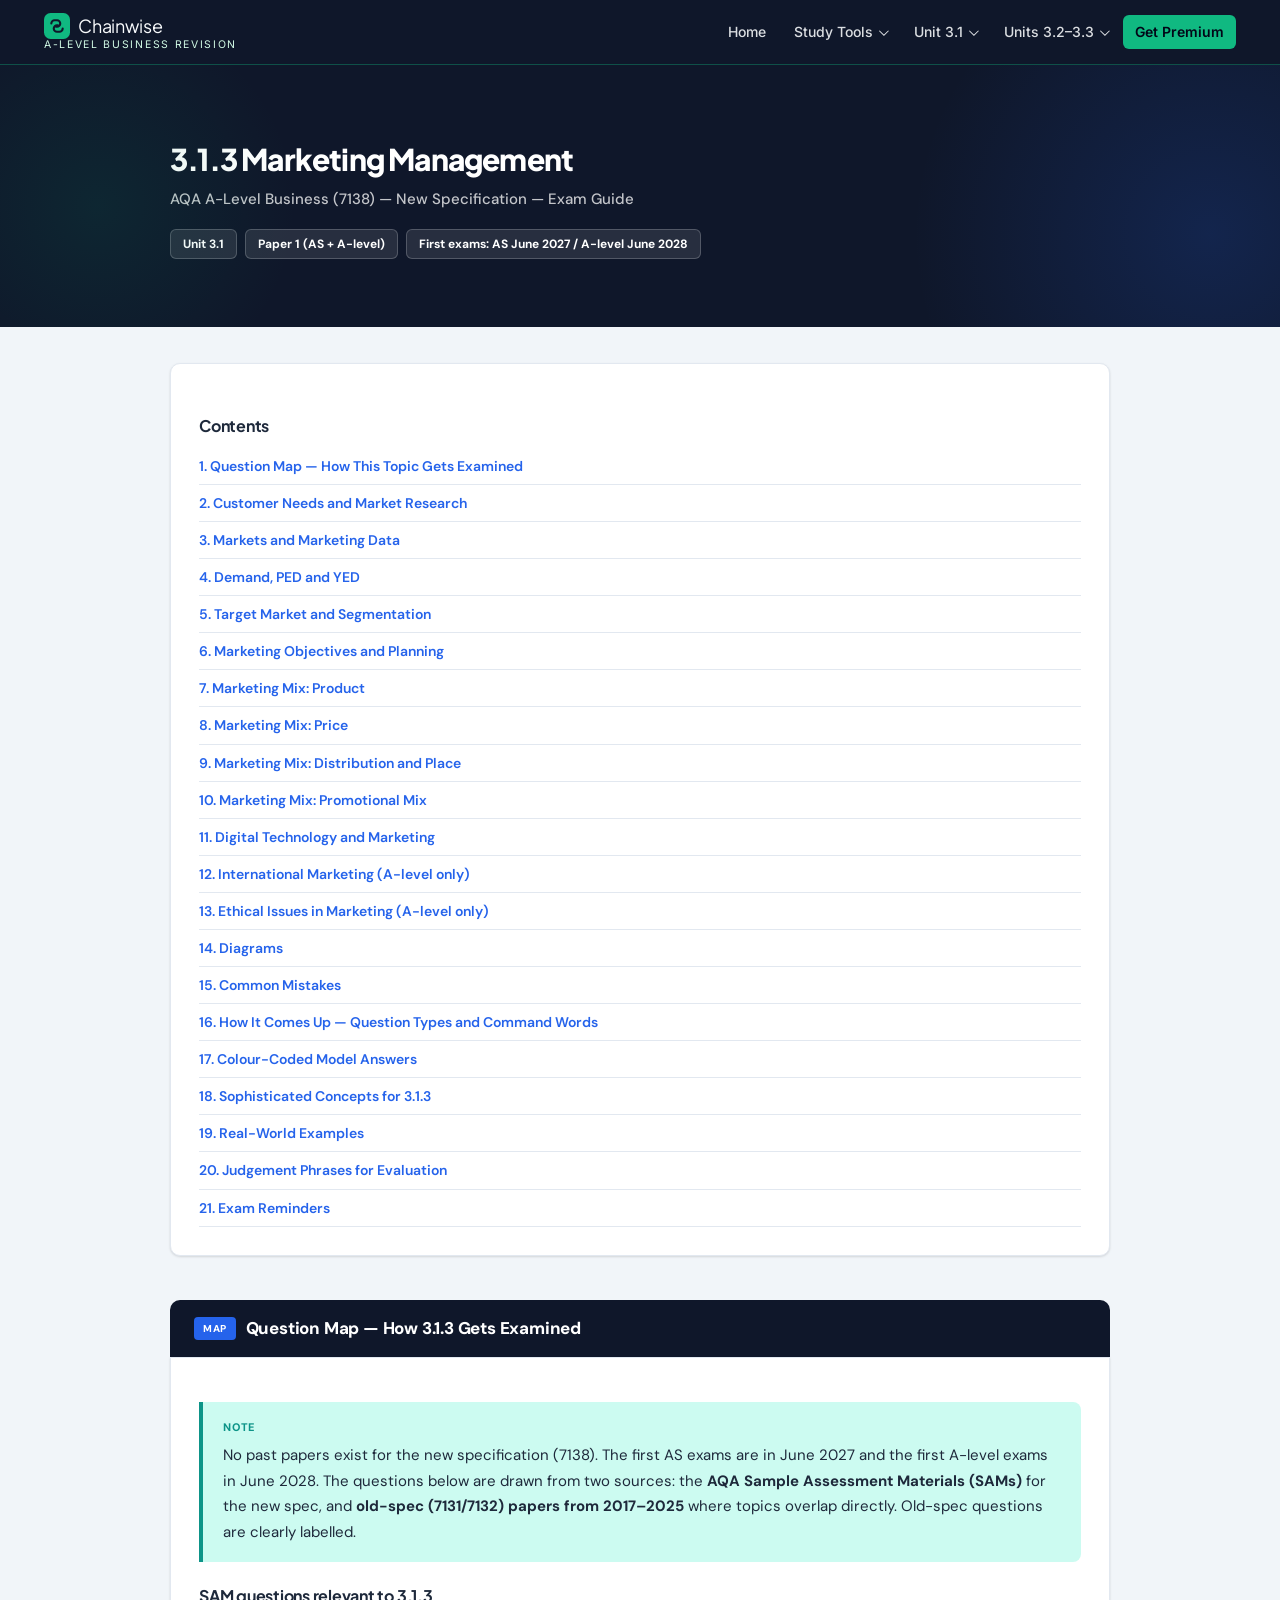
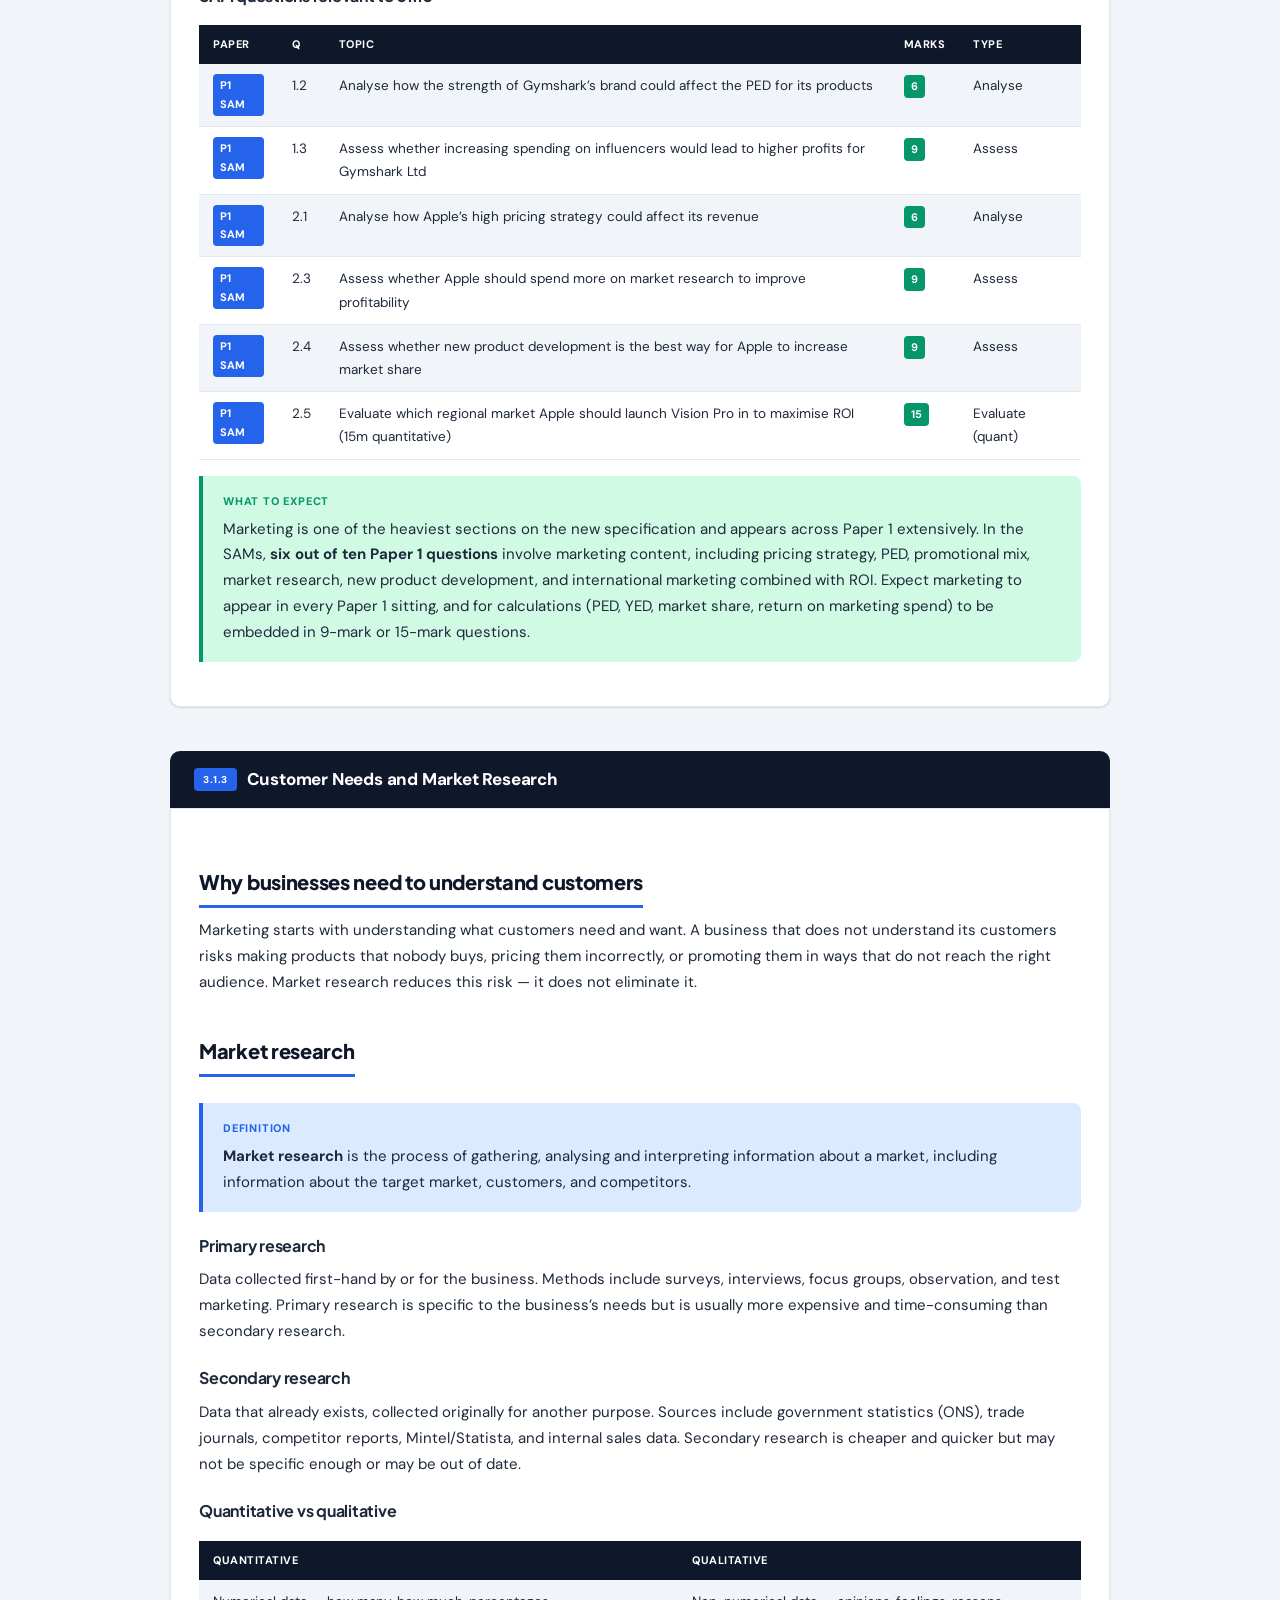
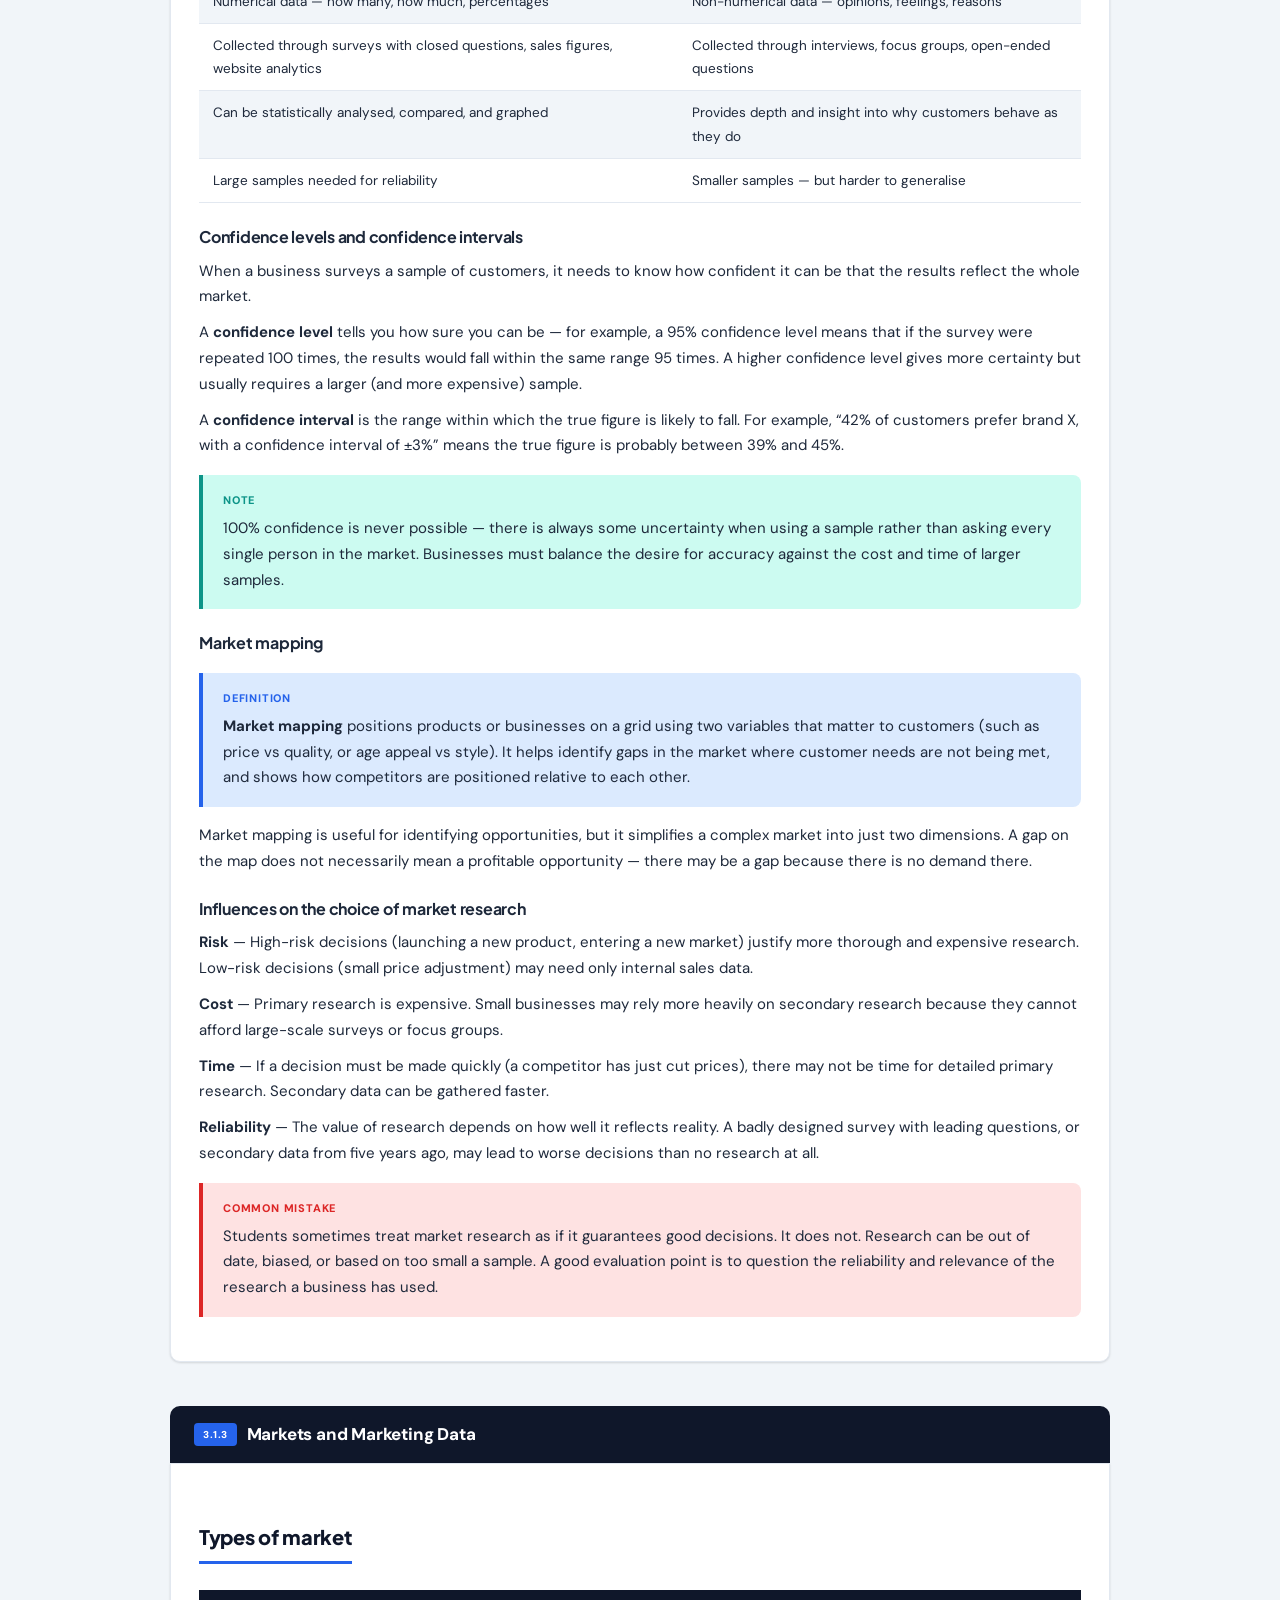
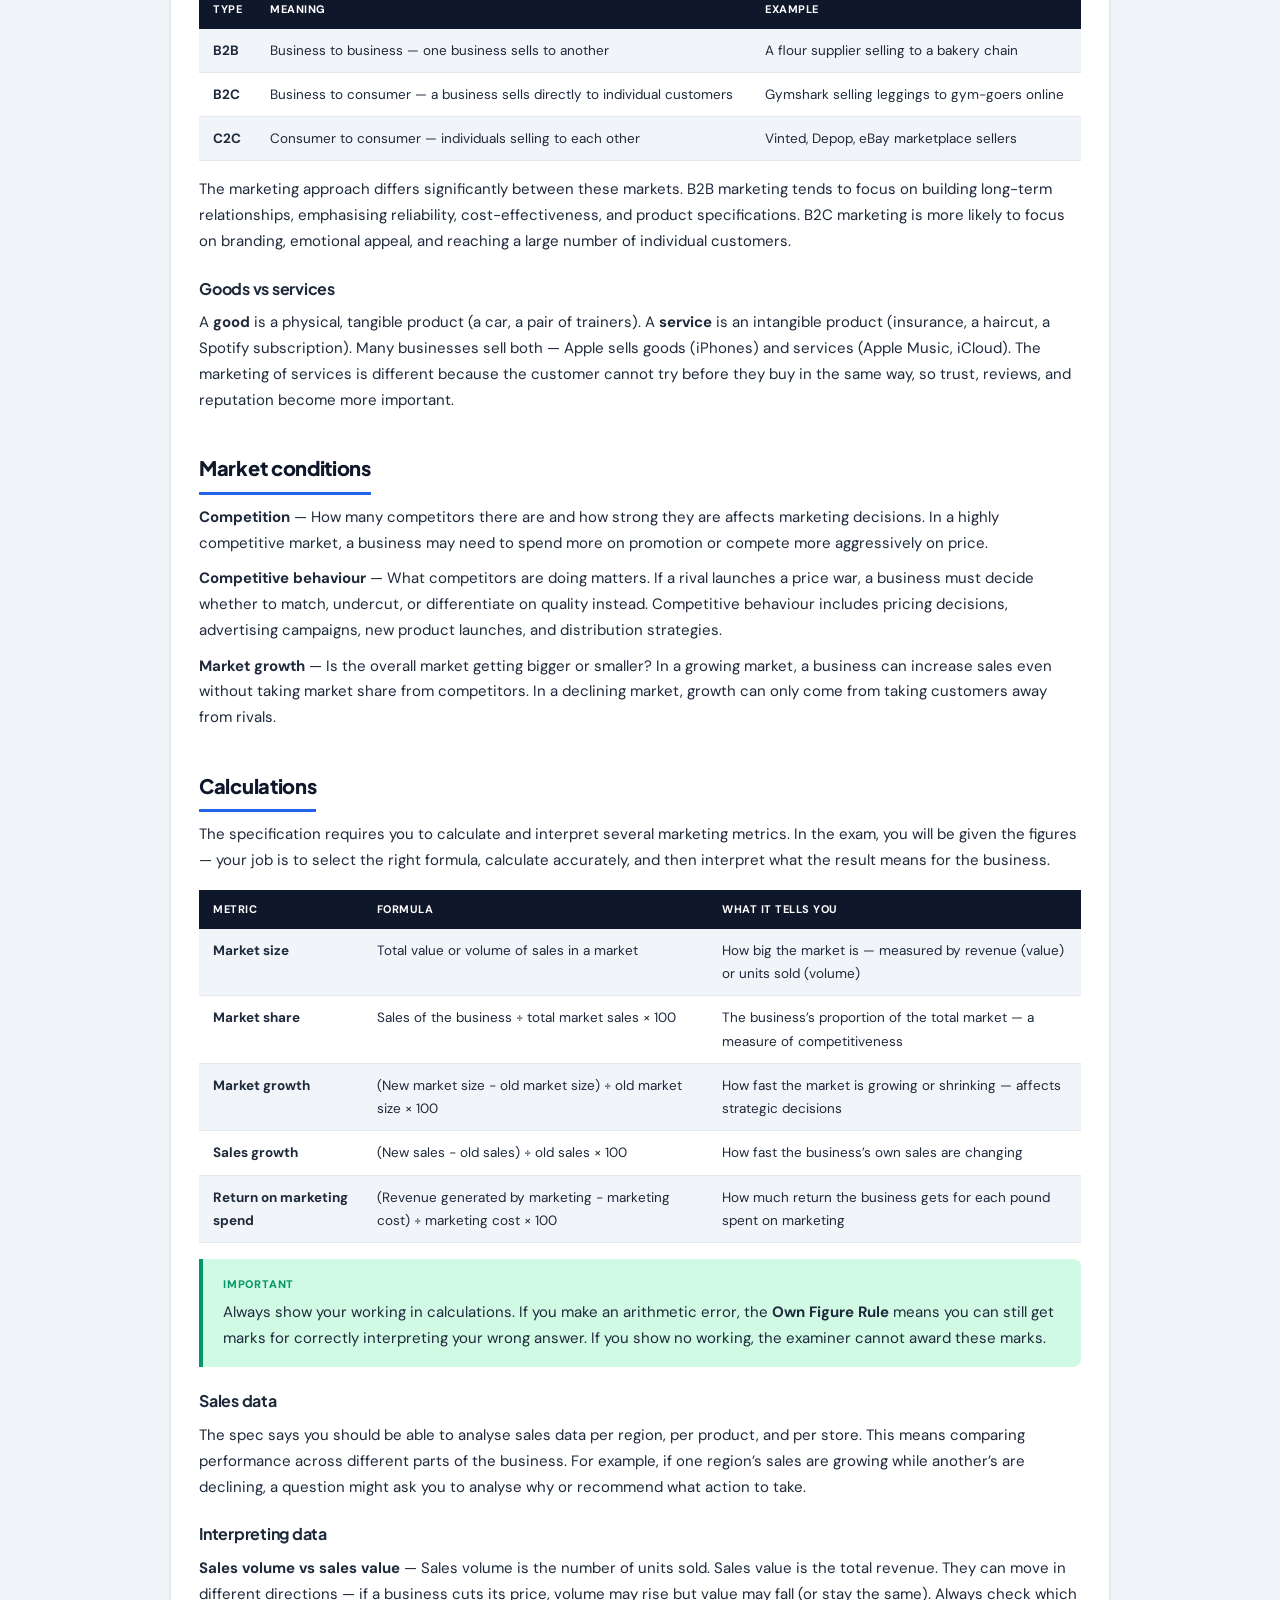
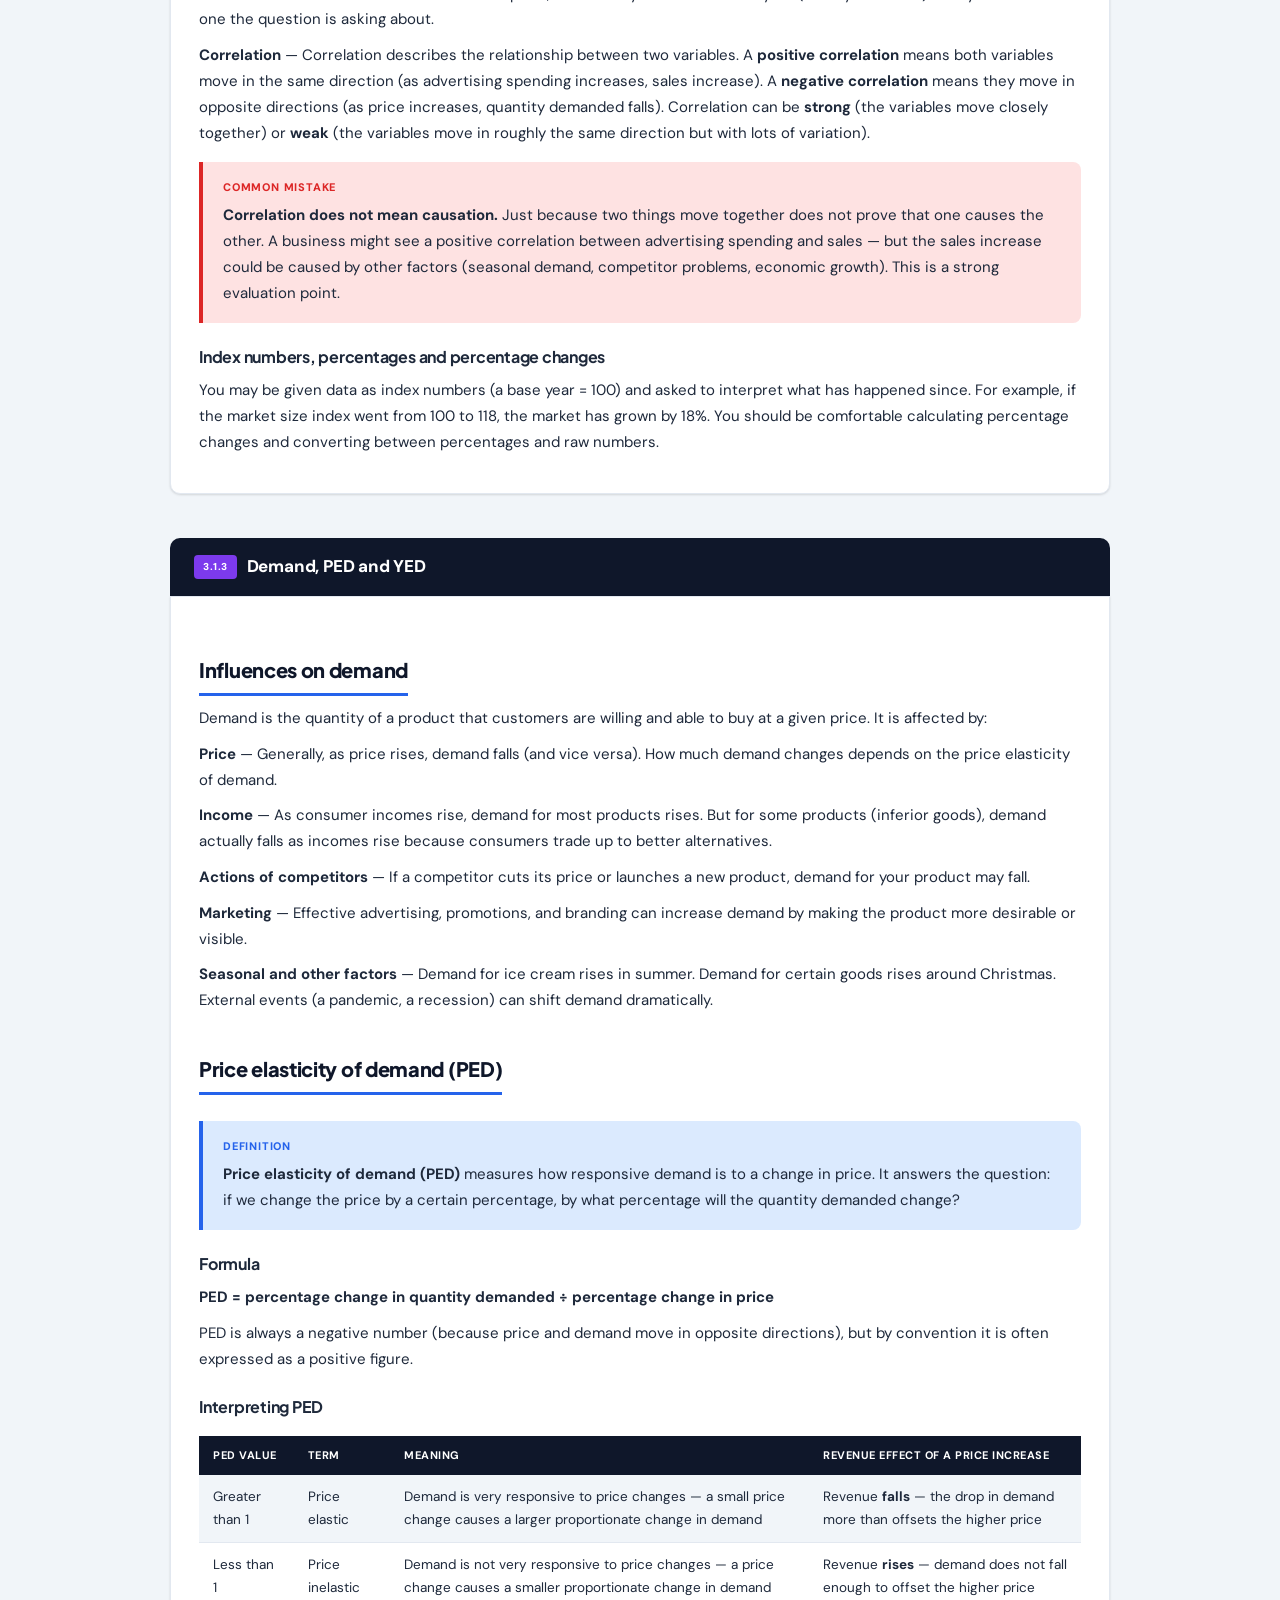
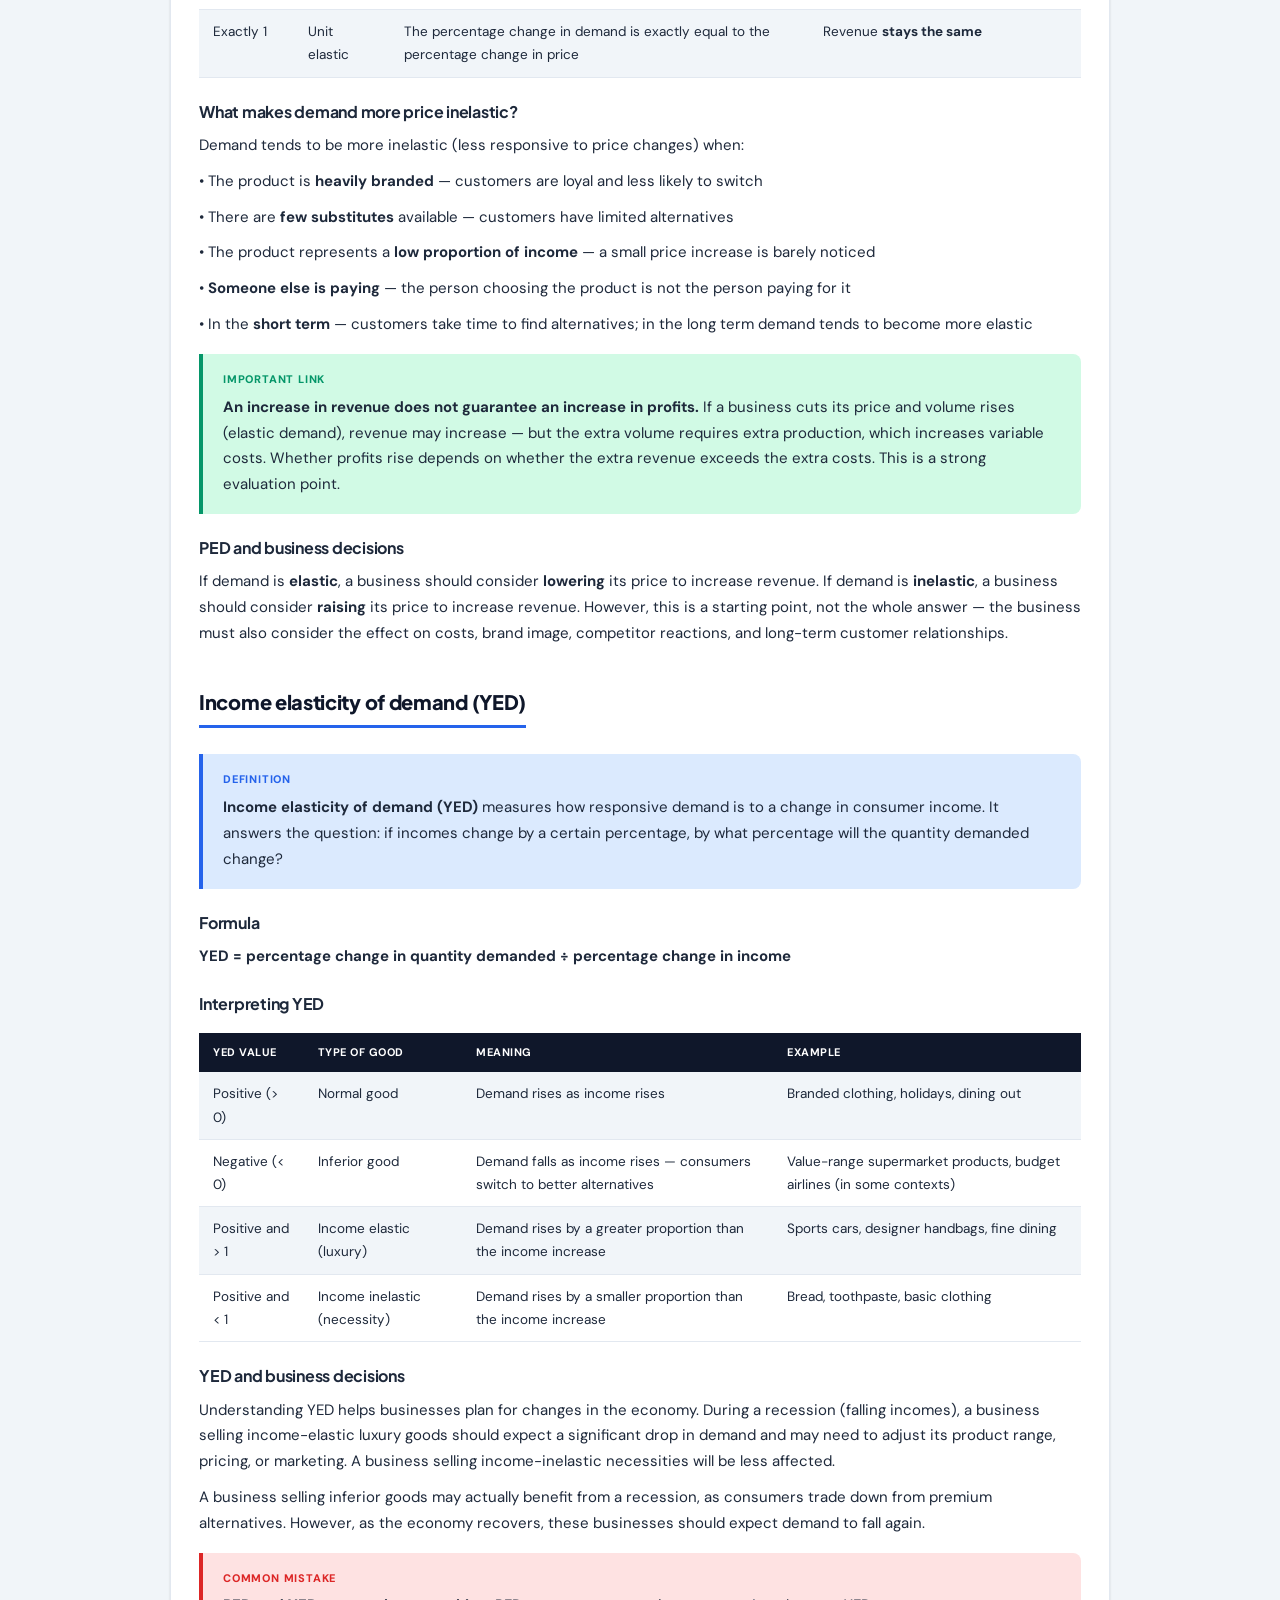
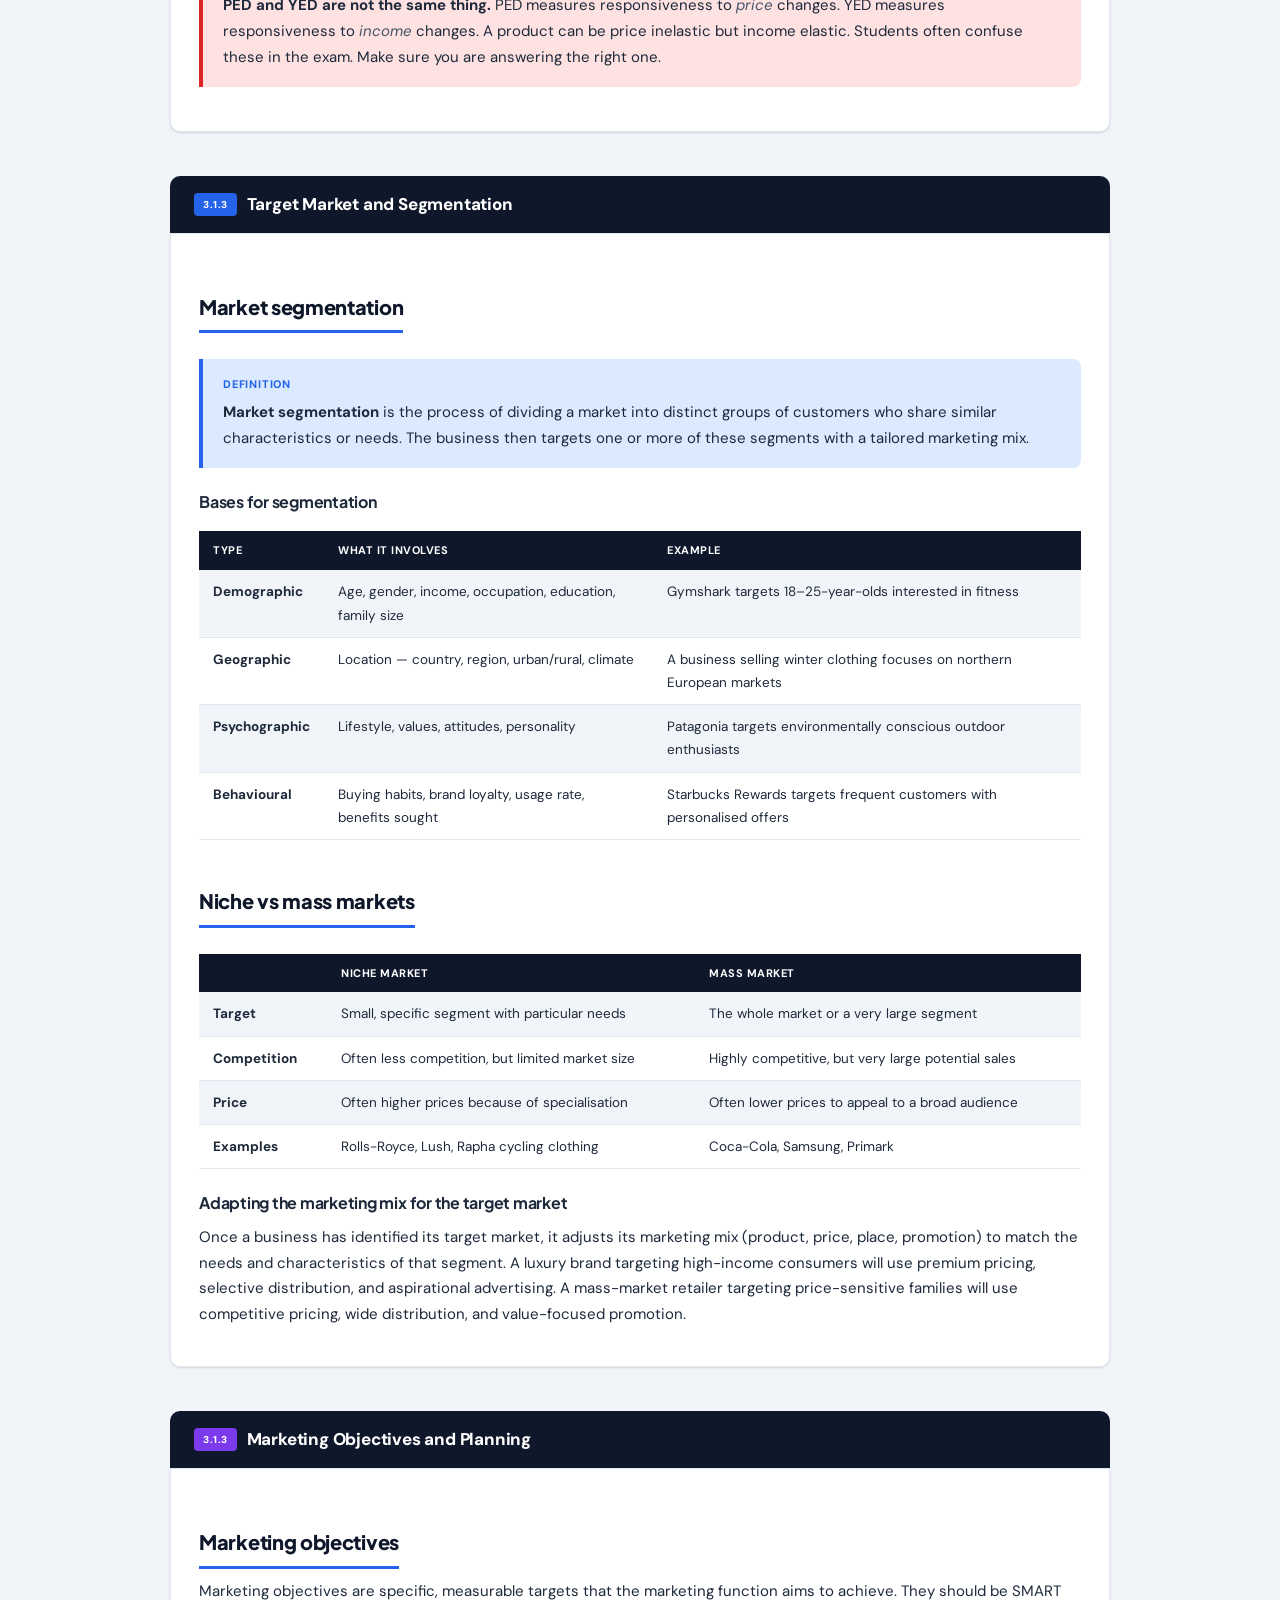
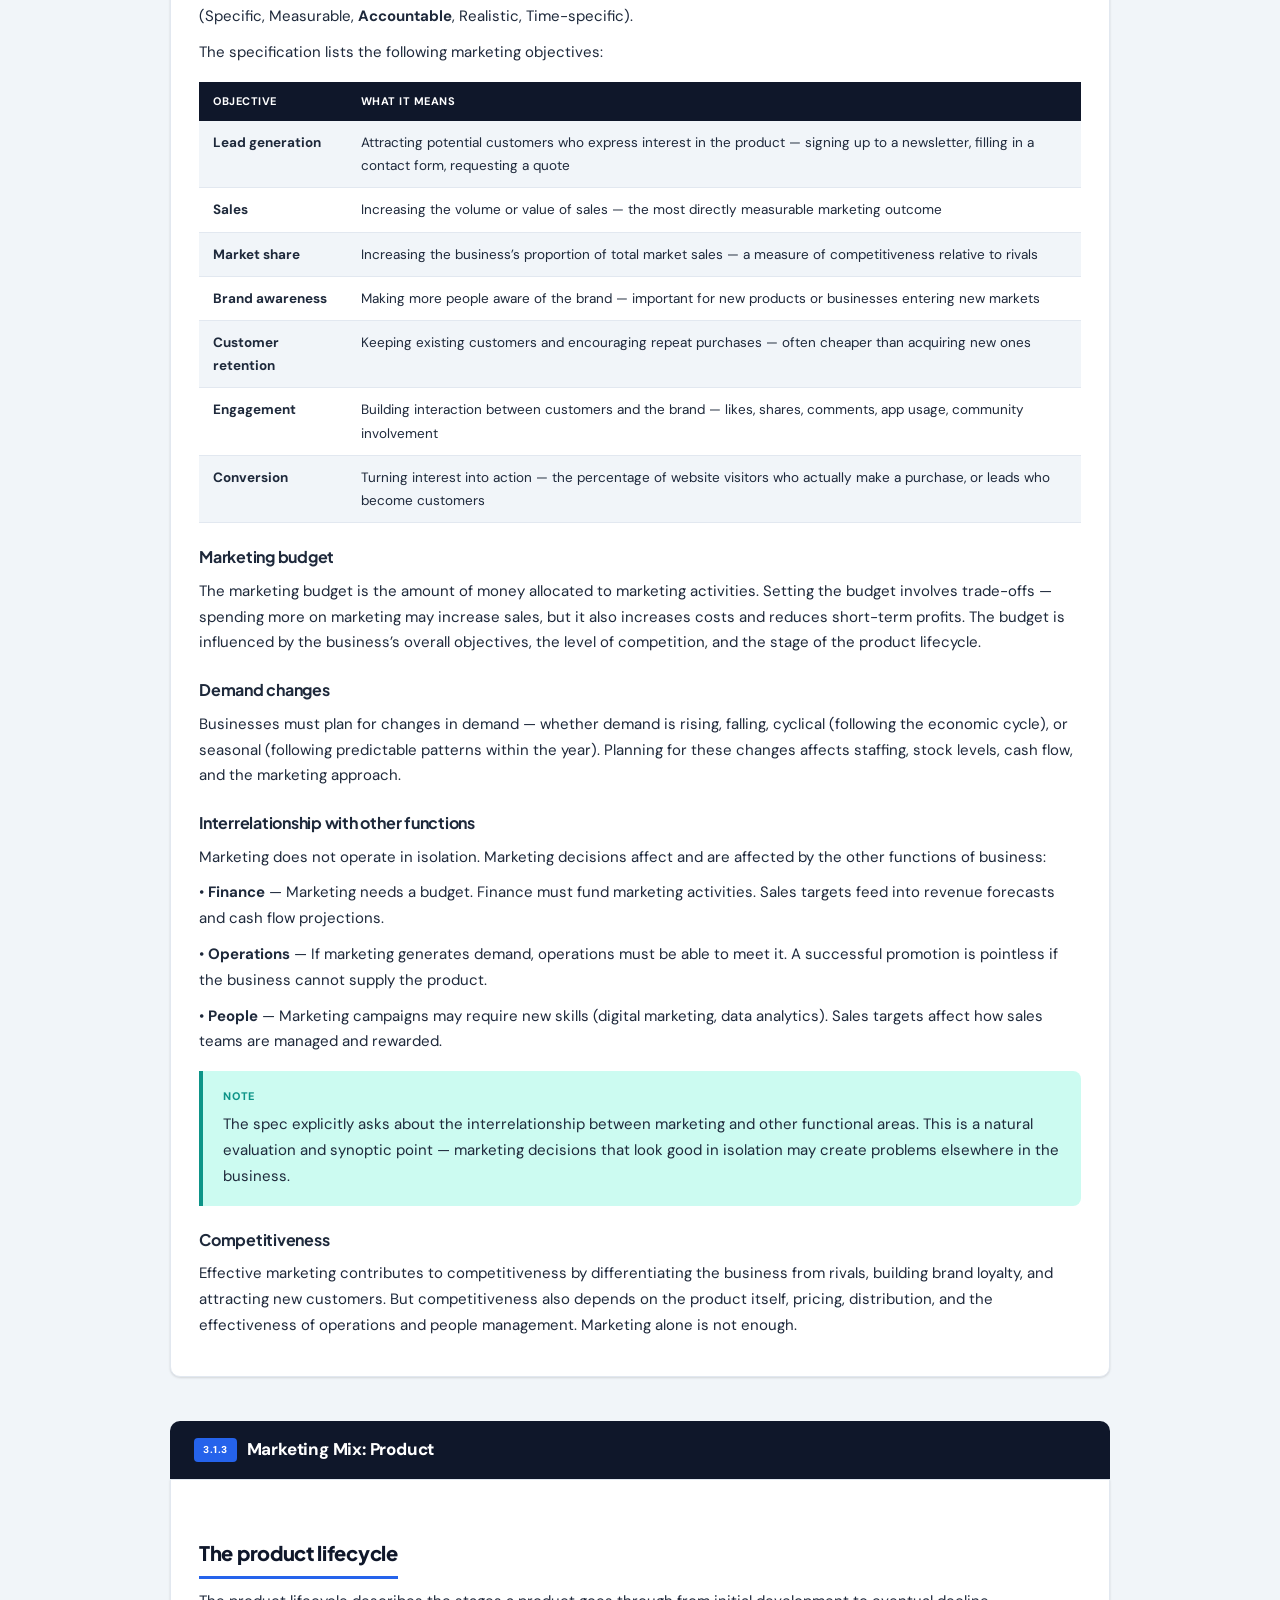
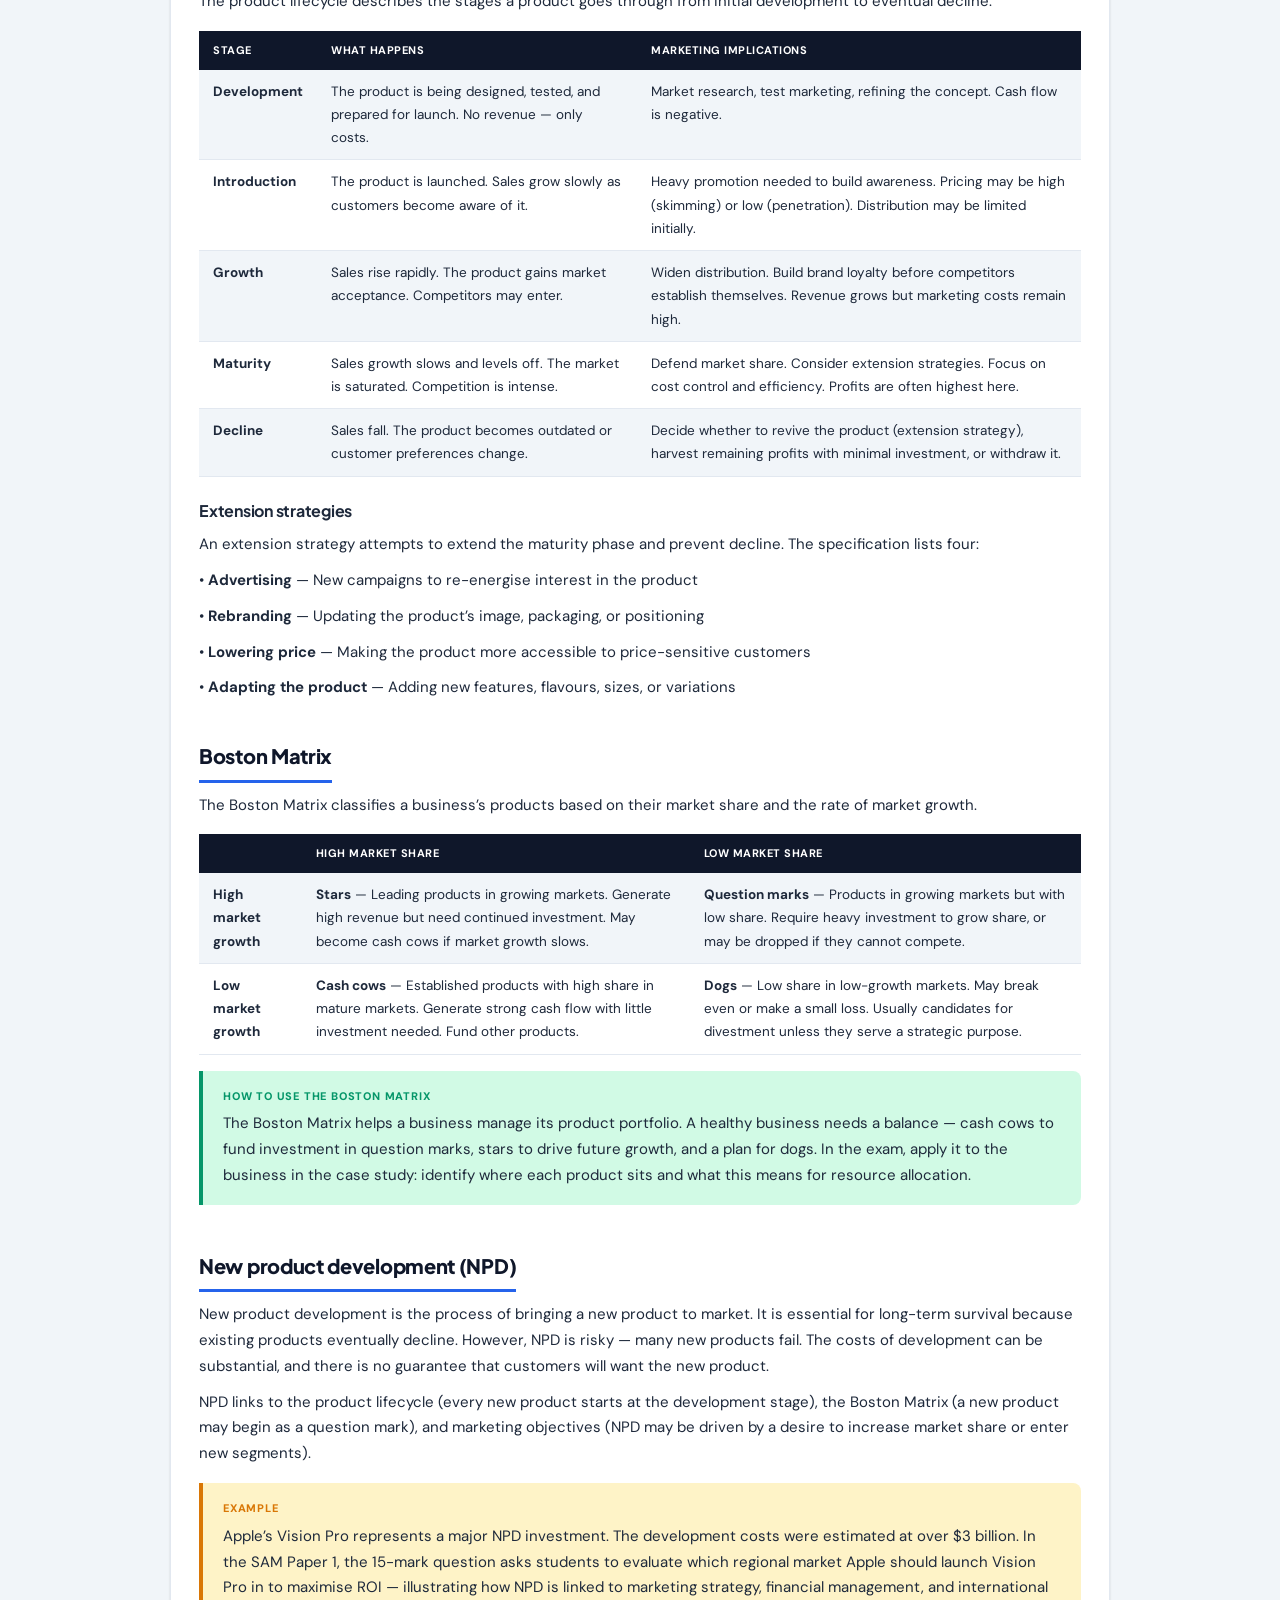
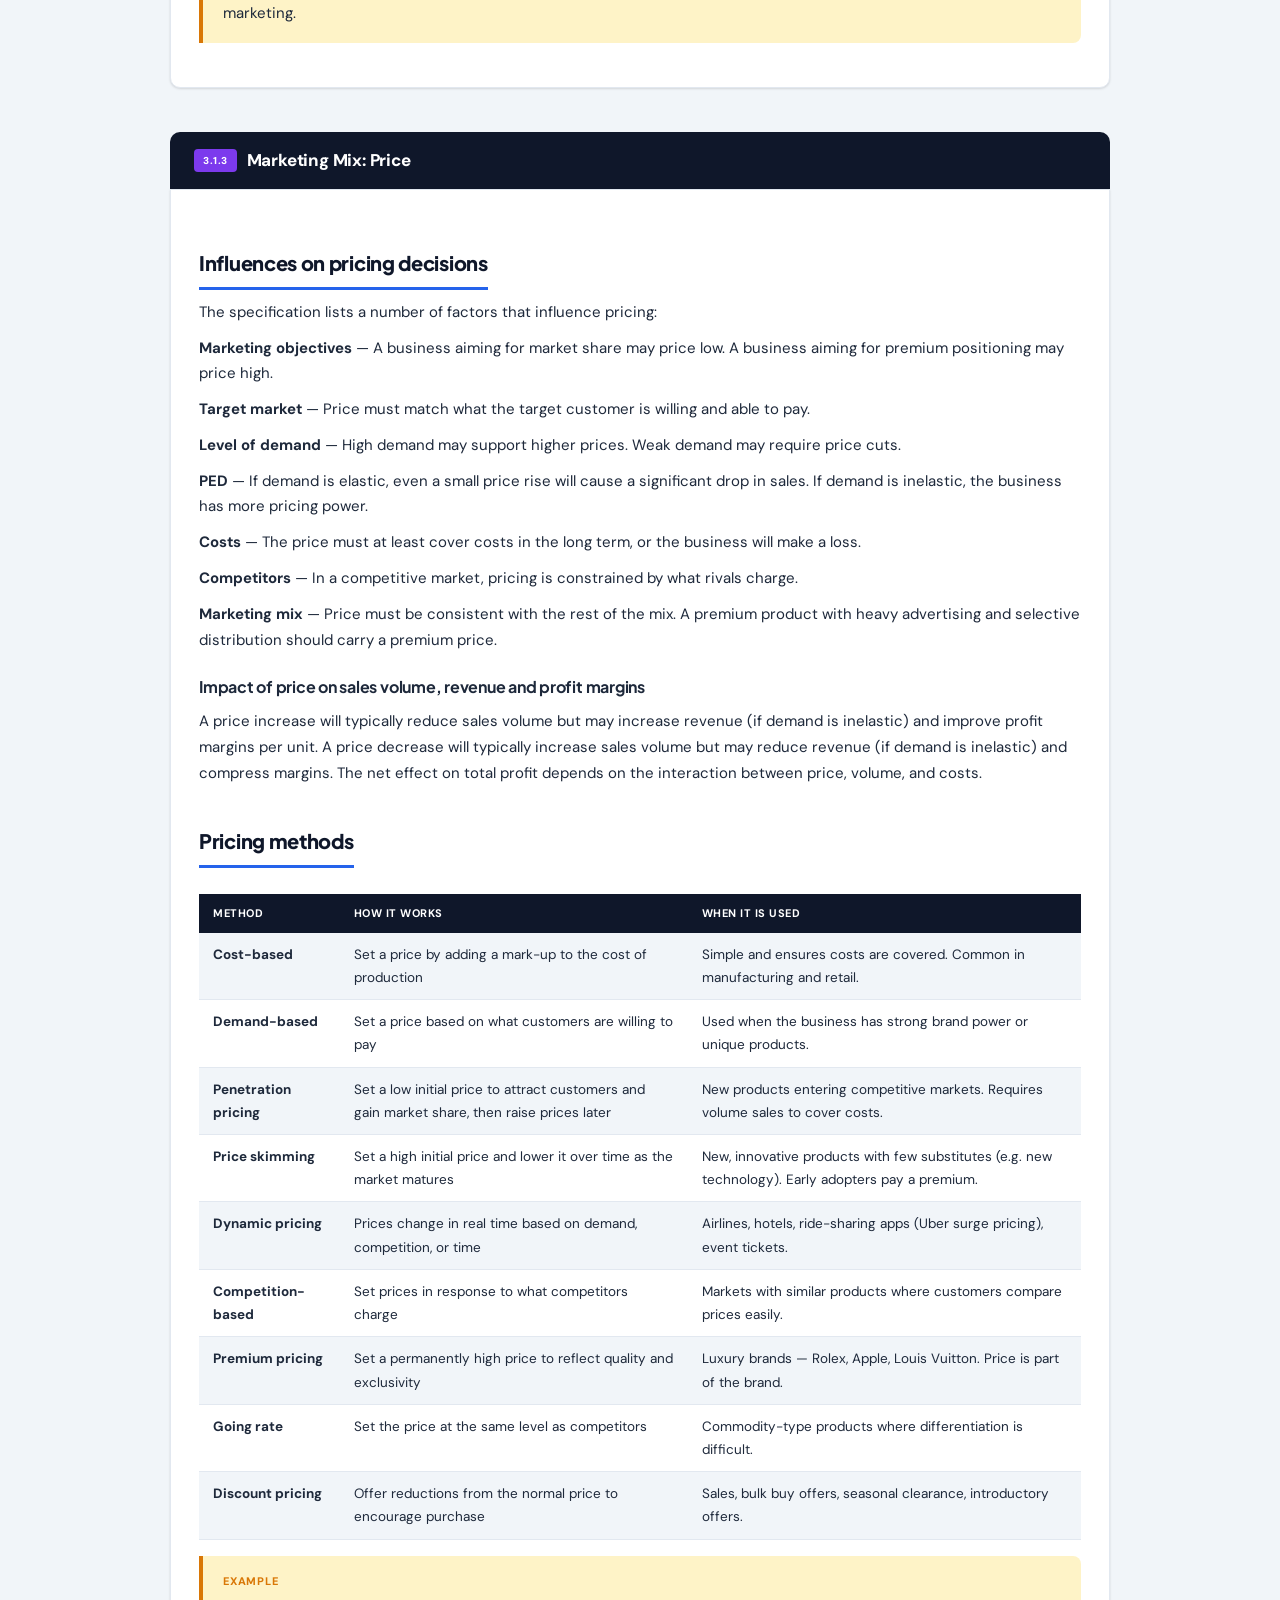
<file: guide_3_1_3_marketing_management.html>
<!DOCTYPE html>
<html lang="en">
<head>
<meta charset="UTF-8">
<meta name="viewport" content="width=device-width, initial-scale=1.0">
<title>AQA A-Level Business (7138) — 3.1.3 Marketing Management | Exam Guide</title>
<style>
  @import url('https://fonts.googleapis.com/css2?family=DM+Sans:ital,opsz,wght@0,9..40,400;0,9..40,500;0,9..40,600;0,9..40,700;0,9..40,800;0,9..40,900;1,9..40,400&family=DM+Mono:wght@400;500&display=swap');
  :root{--ink:#0f172a;--slate:#1e293b;--steel:#334155;--stone:#475569;--mist:#94a3b8;--snow:#f1f5f9;--white:#fff;--blue:#2563eb;--blue-l:#dbeafe;--em:#059669;--em-l:#d1fae5;--red:#dc2626;--red-l:#fee2e2;--amb:#d97706;--amb-l:#fef3c7;--pur:#7c3aed;--pur-l:#ede9fe;--teal:#0d9488;--teal-l:#ccfbf1;--bdr:#e2e8f0;--sh:0 1px 3px rgba(0,0,0,.08),0 1px 2px rgba(0,0,0,.06)}
  *{margin:0;padding:0;box-sizing:border-box}
  body{font-family:'DM Sans',-apple-system,sans-serif;background:var(--snow);color:var(--slate);line-height:1.72;font-size:15px}
  .ctr{max-width:980px;margin:0 auto;padding:20px}
  .hero{background:var(--ink);color:#fff;padding:56px 0 48px;position:relative;overflow:hidden}
  .hero::before{content:'';position:absolute;top:-50%;right:-18%;width:600px;height:600px;background:radial-gradient(circle,rgba(37,99,235,.18) 0%,transparent 70%);border-radius:50%}
  .hero::after{content:'';position:absolute;bottom:-30%;left:-8%;width:400px;height:400px;background:radial-gradient(circle,rgba(5,150,105,.12) 0%,transparent 70%);border-radius:50%}
  .hero h1{font-size:30px;font-weight:900;letter-spacing:-.8px;line-height:1.2;margin-bottom:10px;position:relative}
  .hero .sub{font-size:15px;font-weight:500;opacity:.75;position:relative}
  .hero .badges{margin-top:16px;display:flex;gap:8px;flex-wrap:wrap;position:relative}
  .hero .badge{display:inline-block;background:rgba(255,255,255,.1);border:1px solid rgba(255,255,255,.2);border-radius:6px;padding:4px 12px;font-size:12px;font-weight:700}
  .sh{background:var(--ink);color:#fff;padding:14px 24px;border-radius:10px 10px 0 0;font-size:17px;font-weight:800;letter-spacing:-.2px;margin-top:44px;display:flex;align-items:center;gap:10px}
  .sh .p{display:inline-block;font-size:10px;font-weight:800;padding:3px 9px;border-radius:4px;letter-spacing:.5px;text-transform:uppercase;flex-shrink:0}
  .p.bl{background:var(--blue)}.p.gn{background:var(--em)}.p.pu{background:var(--pur)}.p.am{background:var(--amb)}.p.rd{background:var(--red)}.p.tl{background:var(--teal)}
  .cd{background:var(--white);border:1px solid var(--bdr);border-radius:0 0 10px 10px;padding:28px;margin-bottom:36px;box-shadow:var(--sh)}
  .cd.sa{border-radius:10px;margin-top:16px}
  h2{font-size:20px;font-weight:900;color:var(--ink);margin:28px 0 10px;padding-bottom:6px;border-bottom:3px solid var(--blue);display:inline-block}
  h3{font-size:16px;font-weight:700;color:var(--slate);margin:20px 0 8px}
  h4{font-size:13px;font-weight:800;text-transform:uppercase;letter-spacing:.6px;margin:16px 0 6px;color:var(--pur)}
  p{margin-bottom:10px}strong{font-weight:700}em{color:var(--stone)}
  .bx{padding:16px 20px;border-radius:0 8px 8px 0;margin:16px 0}.bx .l{font-size:11px;font-weight:800;text-transform:uppercase;letter-spacing:.8px;margin-bottom:6px}
  .tp{background:var(--red-l);border-left:4px solid var(--red)}.tp .l{color:var(--red)}
  .ti{background:var(--em-l);border-left:4px solid var(--em)}.ti .l{color:var(--em)}
  .df{background:var(--blue-l);border-left:4px solid var(--blue)}.df .l{color:var(--blue)}
  .jg{background:var(--pur-l);border-left:4px solid var(--pur)}.jg .l{color:var(--pur)}
  .eg{background:var(--amb-l);border-left:4px solid var(--amb)}.eg .l{color:var(--amb)}
  .nt{background:var(--teal-l);border-left:4px solid var(--teal)}.nt .l{color:var(--teal)}
  table{width:100%;border-collapse:collapse;margin:16px 0;font-size:13.5px}
  th{background:var(--ink);color:#fff;font-weight:700;text-align:left;padding:10px 14px;font-size:11px;text-transform:uppercase;letter-spacing:.5px}
  td{padding:10px 14px;border-bottom:1px solid var(--bdr);vertical-align:top}tr:nth-child(even){background:var(--snow)}
  .mb{display:inline-block;color:#fff;font-size:11px;font-weight:700;padding:2px 7px;border-radius:4px}.b1{background:var(--blue)}.b2{background:var(--pur)}.b3{background:var(--teal)}.bm{background:var(--em)}
  .md{background:var(--snow);border:2px solid var(--em);border-radius:10px;padding:22px;margin:16px 0}
  .md .mh{font-weight:800;color:var(--em);font-size:13px;text-transform:uppercase;letter-spacing:.5px;margin-bottom:10px}
  .sk-ao1{background:#E8EAF6;border-bottom:2px solid #3949AB;padding:0 2px}
  .sk-ao2{background:#E3F2FD;border-bottom:2px solid #1976D2;padding:0 2px}
  .sk-ao3{background:#FFF3E0;border-bottom:2px solid #F57C00;padding:0 2px}
  .sk-ao4{background:#E8F5E9;border-bottom:2px solid #388E3C;padding:0 2px}
  .sk-mod{background:#FCE4EC;border-bottom:2px solid #C2185B;padding:0 2px}
  .sk-rwe{background:#FFFDE7;border-bottom:2px solid #F9A825;padding:0 2px}
  .sk-leg{display:flex;flex-wrap:wrap;gap:12px;padding:14px 18px;background:var(--snow);border:1px solid var(--bdr);border-radius:8px;margin:16px 0;font-size:12px;font-weight:700}
  .sk-leg span{padding:3px 10px;border-radius:4px;display:inline-flex;align-items:center;gap:4px}
  .mcq{font-weight:800;color:var(--em);font-size:17px}
  .dw{background:var(--white);border:1px solid var(--bdr);border-radius:10px;padding:24px;margin:20px 0;box-shadow:var(--sh);overflow-x:auto}
  .dw .cap{font-size:12px;font-weight:700;color:var(--mist);text-transform:uppercase;letter-spacing:.8px;margin-bottom:12px}
  .dv{height:2px;background:linear-gradient(to right,var(--blue),var(--pur),var(--teal));margin:40px 0;border-radius:1px}
  .toc a{display:block;padding:6px 0;color:var(--blue);text-decoration:none;font-weight:600;font-size:14px;border-bottom:1px solid var(--bdr)}.toc a:hover{color:var(--pur)}
  .olabel{display:inline-block;font-size:10px;font-weight:700;padding:2px 8px;border-radius:4px;background:var(--amb-l);color:var(--amb);border:1px solid var(--amb);margin-left:6px}
  @media print{.hero{padding:24px 0}.cd,.sh,.dw{break-inside:avoid}}
  @media(max-width:640px){.ctr{padding:12px}.cd{padding:16px}.hero h1{font-size:22px}}
</style>
<meta name="robots" content="noindex, nofollow">
<link rel="preconnect" href="https://fonts.googleapis.com"><link href="https://fonts.googleapis.com/css2?family=Plus+Jakarta+Sans:wght@500;600;700;800&family=Inter:wght@400;500;600;700&display=swap" rel="stylesheet">
<link rel="stylesheet" href="assets/site.css">
<link rel="icon" href="assets/favicon.svg" type="image/svg+xml">
</head>
<body>

<div class="hero"><div class="ctr">
  <h1>3.1.3 Marketing Management</h1>
  <div class="sub">AQA A-Level Business (7138) &mdash; New Specification &mdash; Exam Guide</div>
  <div class="badges">
    <span class="badge">Unit 3.1</span>
    <span class="badge">Paper 1 (AS + A-level)</span>
    <span class="badge">First exams: AS June 2027 / A-level June 2028</span>
  </div>
</div></div>

<div class="ctr">

<div class="cd sa"><h3>Contents</h3><div class="toc">
  <a href="#qm">1. Question Map &mdash; How This Topic Gets Examined</a>
  <a href="#s1">2. Customer Needs and Market Research</a>
  <a href="#s2">3. Markets and Marketing Data</a>
  <a href="#s3">4. Demand, PED and YED</a>
  <a href="#s4">5. Target Market and Segmentation</a>
  <a href="#s5">6. Marketing Objectives and Planning</a>
  <a href="#s6">7. Marketing Mix: Product</a>
  <a href="#s7">8. Marketing Mix: Price</a>
  <a href="#s8">9. Marketing Mix: Distribution and Place</a>
  <a href="#s9">10. Marketing Mix: Promotional Mix</a>
  <a href="#s10">11. Digital Technology and Marketing</a>
  <a href="#s11">12. International Marketing (A-level only)</a>
  <a href="#s12">13. Ethical Issues in Marketing (A-level only)</a>
  <a href="#dia">14. Diagrams</a>
  <a href="#traps">15. Common Mistakes</a>
  <a href="#howit">16. How It Comes Up &mdash; Question Types and Command Words</a>
  <a href="#es">17. Colour-Coded Model Answers</a>
  <a href="#sc">18. Sophisticated Concepts for 3.1.3</a>
  <a href="#rwe">19. Real-World Examples</a>
  <a href="#jg">20. Judgement Phrases for Evaluation</a>
  <a href="#fm">21. Exam Reminders</a>
</div></div>

<!-- ============================================================ -->
<!-- QUESTION MAP -->
<!-- ============================================================ -->
<div id="qm" class="sh"><span class="p bl">Map</span> Question Map &mdash; How 3.1.3 Gets Examined</div>
<div class="cd">

<div class="bx nt">
<div class="l">Note</div>
No past papers exist for the new specification (7138). The first AS exams are in June 2027 and the first A-level exams in June 2028. The questions below are drawn from two sources: the <strong>AQA Sample Assessment Materials (SAMs)</strong> for the new spec, and <strong>old-spec (7131/7132) papers from 2017&ndash;2025</strong> where topics overlap directly. Old-spec questions are clearly labelled.
</div>

<h3>SAM questions relevant to 3.1.3</h3>
<table>
<tr><th>Paper</th><th>Q</th><th>Topic</th><th>Marks</th><th>Type</th></tr>
<tr><td><span class="mb b1">P1 SAM</span></td><td>1.2</td><td>Analyse how the strength of Gymshark&rsquo;s brand could affect the PED for its products</td><td><span class="mb bm">6</span></td><td>Analyse</td></tr>
<tr><td><span class="mb b1">P1 SAM</span></td><td>1.3</td><td>Assess whether increasing spending on influencers would lead to higher profits for Gymshark Ltd</td><td><span class="mb bm">9</span></td><td>Assess</td></tr>
<tr><td><span class="mb b1">P1 SAM</span></td><td>2.1</td><td>Analyse how Apple&rsquo;s high pricing strategy could affect its revenue</td><td><span class="mb bm">6</span></td><td>Analyse</td></tr>
<tr><td><span class="mb b1">P1 SAM</span></td><td>2.3</td><td>Assess whether Apple should spend more on market research to improve profitability</td><td><span class="mb bm">9</span></td><td>Assess</td></tr>
<tr><td><span class="mb b1">P1 SAM</span></td><td>2.4</td><td>Assess whether new product development is the best way for Apple to increase market share</td><td><span class="mb bm">9</span></td><td>Assess</td></tr>
<tr><td><span class="mb b1">P1 SAM</span></td><td>2.5</td><td>Evaluate which regional market Apple should launch Vision Pro in to maximise ROI (15m quantitative)</td><td><span class="mb bm">15</span></td><td>Evaluate (quant)</td></tr>
</table>

<div class="bx ti">
<div class="l">What to expect</div>
Marketing is one of the heaviest sections on the new specification and appears across Paper 1 extensively. In the SAMs, <strong>six out of ten Paper 1 questions</strong> involve marketing content, including pricing strategy, PED, promotional mix, market research, new product development, and international marketing combined with ROI. Expect marketing to appear in every Paper 1 sitting, and for calculations (PED, YED, market share, return on marketing spend) to be embedded in 9-mark or 15-mark questions.
</div>

</div>

<!-- ============================================================ -->
<!-- SECTION 1: CUSTOMER NEEDS AND MARKET RESEARCH -->
<!-- ============================================================ -->
<div id="s1" class="sh"><span class="p bl">3.1.3</span> Customer Needs and Market Research</div>
<div class="cd">

<h2>Why businesses need to understand customers</h2>

<p>Marketing starts with understanding what customers need and want. A business that does not understand its customers risks making products that nobody buys, pricing them incorrectly, or promoting them in ways that do not reach the right audience. Market research reduces this risk &mdash; it does not eliminate it.</p>

<h2>Market research</h2>

<div class="bx df">
<div class="l">Definition</div>
<strong>Market research</strong> is the process of gathering, analysing and interpreting information about a market, including information about the target market, customers, and competitors.
</div>

<h3>Primary research</h3>
<p>Data collected first-hand by or for the business. Methods include surveys, interviews, focus groups, observation, and test marketing. Primary research is specific to the business&rsquo;s needs but is usually more expensive and time-consuming than secondary research.</p>

<h3>Secondary research</h3>
<p>Data that already exists, collected originally for another purpose. Sources include government statistics (ONS), trade journals, competitor reports, Mintel/Statista, and internal sales data. Secondary research is cheaper and quicker but may not be specific enough or may be out of date.</p>

<h3>Quantitative vs qualitative</h3>
<table>
<tr><th>Quantitative</th><th>Qualitative</th></tr>
<tr><td>Numerical data &mdash; how many, how much, percentages</td><td>Non-numerical data &mdash; opinions, feelings, reasons</td></tr>
<tr><td>Collected through surveys with closed questions, sales figures, website analytics</td><td>Collected through interviews, focus groups, open-ended questions</td></tr>
<tr><td>Can be statistically analysed, compared, and graphed</td><td>Provides depth and insight into why customers behave as they do</td></tr>
<tr><td>Large samples needed for reliability</td><td>Smaller samples &mdash; but harder to generalise</td></tr>
</table>

<h3>Confidence levels and confidence intervals</h3>
<p>When a business surveys a sample of customers, it needs to know how confident it can be that the results reflect the whole market.</p>
<p>A <strong>confidence level</strong> tells you how sure you can be &mdash; for example, a 95% confidence level means that if the survey were repeated 100 times, the results would fall within the same range 95 times. A higher confidence level gives more certainty but usually requires a larger (and more expensive) sample.</p>
<p>A <strong>confidence interval</strong> is the range within which the true figure is likely to fall. For example, &ldquo;42% of customers prefer brand X, with a confidence interval of &plusmn;3%&rdquo; means the true figure is probably between 39% and 45%.</p>

<div class="bx nt">
<div class="l">Note</div>
100% confidence is never possible &mdash; there is always some uncertainty when using a sample rather than asking every single person in the market. Businesses must balance the desire for accuracy against the cost and time of larger samples.
</div>

<h3>Market mapping</h3>

<div class="bx df">
<div class="l">Definition</div>
<strong>Market mapping</strong> positions products or businesses on a grid using two variables that matter to customers (such as price vs quality, or age appeal vs style). It helps identify gaps in the market where customer needs are not being met, and shows how competitors are positioned relative to each other.
</div>

<p>Market mapping is useful for identifying opportunities, but it simplifies a complex market into just two dimensions. A gap on the map does not necessarily mean a profitable opportunity &mdash; there may be a gap because there is no demand there.</p>

<h3>Influences on the choice of market research</h3>
<p><strong>Risk</strong> &mdash; High-risk decisions (launching a new product, entering a new market) justify more thorough and expensive research. Low-risk decisions (small price adjustment) may need only internal sales data.</p>
<p><strong>Cost</strong> &mdash; Primary research is expensive. Small businesses may rely more heavily on secondary research because they cannot afford large-scale surveys or focus groups.</p>
<p><strong>Time</strong> &mdash; If a decision must be made quickly (a competitor has just cut prices), there may not be time for detailed primary research. Secondary data can be gathered faster.</p>
<p><strong>Reliability</strong> &mdash; The value of research depends on how well it reflects reality. A badly designed survey with leading questions, or secondary data from five years ago, may lead to worse decisions than no research at all.</p>

<div class="bx tp">
<div class="l">Common mistake</div>
Students sometimes treat market research as if it guarantees good decisions. It does not. Research can be out of date, biased, or based on too small a sample. A good evaluation point is to question the reliability and relevance of the research a business has used.
</div>

</div>

<!-- ============================================================ -->
<!-- SECTION 2: MARKETS AND MARKETING DATA -->
<!-- ============================================================ -->
<div id="s2" class="sh"><span class="p bl">3.1.3</span> Markets and Marketing Data</div>
<div class="cd">

<h2>Types of market</h2>

<table>
<tr><th>Type</th><th>Meaning</th><th>Example</th></tr>
<tr><td><strong>B2B</strong></td><td>Business to business &mdash; one business sells to another</td><td>A flour supplier selling to a bakery chain</td></tr>
<tr><td><strong>B2C</strong></td><td>Business to consumer &mdash; a business sells directly to individual customers</td><td>Gymshark selling leggings to gym-goers online</td></tr>
<tr><td><strong>C2C</strong></td><td>Consumer to consumer &mdash; individuals selling to each other</td><td>Vinted, Depop, eBay marketplace sellers</td></tr>
</table>

<p>The marketing approach differs significantly between these markets. B2B marketing tends to focus on building long-term relationships, emphasising reliability, cost-effectiveness, and product specifications. B2C marketing is more likely to focus on branding, emotional appeal, and reaching a large number of individual customers.</p>

<h3>Goods vs services</h3>
<p>A <strong>good</strong> is a physical, tangible product (a car, a pair of trainers). A <strong>service</strong> is an intangible product (insurance, a haircut, a Spotify subscription). Many businesses sell both &mdash; Apple sells goods (iPhones) and services (Apple Music, iCloud). The marketing of services is different because the customer cannot try before they buy in the same way, so trust, reviews, and reputation become more important.</p>

<h2>Market conditions</h2>

<p><strong>Competition</strong> &mdash; How many competitors there are and how strong they are affects marketing decisions. In a highly competitive market, a business may need to spend more on promotion or compete more aggressively on price.</p>

<p><strong>Competitive behaviour</strong> &mdash; What competitors are doing matters. If a rival launches a price war, a business must decide whether to match, undercut, or differentiate on quality instead. Competitive behaviour includes pricing decisions, advertising campaigns, new product launches, and distribution strategies.</p>

<p><strong>Market growth</strong> &mdash; Is the overall market getting bigger or smaller? In a growing market, a business can increase sales even without taking market share from competitors. In a declining market, growth can only come from taking customers away from rivals.</p>

<h2>Calculations</h2>

<p>The specification requires you to calculate and interpret several marketing metrics. In the exam, you will be given the figures &mdash; your job is to select the right formula, calculate accurately, and then interpret what the result means for the business.</p>

<table>
<tr><th>Metric</th><th>Formula</th><th>What it tells you</th></tr>
<tr><td><strong>Market size</strong></td><td>Total value or volume of sales in a market</td><td>How big the market is &mdash; measured by revenue (value) or units sold (volume)</td></tr>
<tr><td><strong>Market share</strong></td><td>Sales of the business &divide; total market sales &times; 100</td><td>The business&rsquo;s proportion of the total market &mdash; a measure of competitiveness</td></tr>
<tr><td><strong>Market growth</strong></td><td>(New market size &minus; old market size) &divide; old market size &times; 100</td><td>How fast the market is growing or shrinking &mdash; affects strategic decisions</td></tr>
<tr><td><strong>Sales growth</strong></td><td>(New sales &minus; old sales) &divide; old sales &times; 100</td><td>How fast the business&rsquo;s own sales are changing</td></tr>
<tr><td><strong>Return on marketing spend</strong></td><td>(Revenue generated by marketing &minus; marketing cost) &divide; marketing cost &times; 100</td><td>How much return the business gets for each pound spent on marketing</td></tr>
</table>

<div class="bx ti">
<div class="l">Important</div>
Always show your working in calculations. If you make an arithmetic error, the <strong>Own Figure Rule</strong> means you can still get marks for correctly interpreting your wrong answer. If you show no working, the examiner cannot award these marks.
</div>

<h3>Sales data</h3>
<p>The spec says you should be able to analyse sales data per region, per product, and per store. This means comparing performance across different parts of the business. For example, if one region&rsquo;s sales are growing while another&rsquo;s are declining, a question might ask you to analyse why or recommend what action to take.</p>

<h3>Interpreting data</h3>
<p><strong>Sales volume vs sales value</strong> &mdash; Sales volume is the number of units sold. Sales value is the total revenue. They can move in different directions &mdash; if a business cuts its price, volume may rise but value may fall (or stay the same). Always check which one the question is asking about.</p>

<p><strong>Correlation</strong> &mdash; Correlation describes the relationship between two variables. A <strong>positive correlation</strong> means both variables move in the same direction (as advertising spending increases, sales increase). A <strong>negative correlation</strong> means they move in opposite directions (as price increases, quantity demanded falls). Correlation can be <strong>strong</strong> (the variables move closely together) or <strong>weak</strong> (the variables move in roughly the same direction but with lots of variation).</p>

<div class="bx tp">
<div class="l">Common mistake</div>
<strong>Correlation does not mean causation.</strong> Just because two things move together does not prove that one causes the other. A business might see a positive correlation between advertising spending and sales &mdash; but the sales increase could be caused by other factors (seasonal demand, competitor problems, economic growth). This is a strong evaluation point.
</div>

<h3>Index numbers, percentages and percentage changes</h3>
<p>You may be given data as index numbers (a base year = 100) and asked to interpret what has happened since. For example, if the market size index went from 100 to 118, the market has grown by 18%. You should be comfortable calculating percentage changes and converting between percentages and raw numbers.</p>

</div>

<!-- ============================================================ -->
<!-- SECTION 3: DEMAND, PED AND YED -->
<!-- ============================================================ -->
<div id="s3" class="sh"><span class="p pu">3.1.3</span> Demand, PED and YED</div>
<div class="cd">

<h2>Influences on demand</h2>
<p>Demand is the quantity of a product that customers are willing and able to buy at a given price. It is affected by:</p>
<p><strong>Price</strong> &mdash; Generally, as price rises, demand falls (and vice versa). How much demand changes depends on the price elasticity of demand.</p>
<p><strong>Income</strong> &mdash; As consumer incomes rise, demand for most products rises. But for some products (inferior goods), demand actually falls as incomes rise because consumers trade up to better alternatives.</p>
<p><strong>Actions of competitors</strong> &mdash; If a competitor cuts its price or launches a new product, demand for your product may fall.</p>
<p><strong>Marketing</strong> &mdash; Effective advertising, promotions, and branding can increase demand by making the product more desirable or visible.</p>
<p><strong>Seasonal and other factors</strong> &mdash; Demand for ice cream rises in summer. Demand for certain goods rises around Christmas. External events (a pandemic, a recession) can shift demand dramatically.</p>

<h2>Price elasticity of demand (PED)</h2>

<div class="bx df">
<div class="l">Definition</div>
<strong>Price elasticity of demand (PED)</strong> measures how responsive demand is to a change in price. It answers the question: if we change the price by a certain percentage, by what percentage will the quantity demanded change?
</div>

<h3>Formula</h3>
<p><strong>PED = percentage change in quantity demanded &divide; percentage change in price</strong></p>

<p>PED is always a negative number (because price and demand move in opposite directions), but by convention it is often expressed as a positive figure.</p>

<h3>Interpreting PED</h3>
<table>
<tr><th>PED value</th><th>Term</th><th>Meaning</th><th>Revenue effect of a price increase</th></tr>
<tr><td>Greater than 1</td><td>Price elastic</td><td>Demand is very responsive to price changes &mdash; a small price change causes a larger proportionate change in demand</td><td>Revenue <strong>falls</strong> &mdash; the drop in demand more than offsets the higher price</td></tr>
<tr><td>Less than 1</td><td>Price inelastic</td><td>Demand is not very responsive to price changes &mdash; a price change causes a smaller proportionate change in demand</td><td>Revenue <strong>rises</strong> &mdash; demand does not fall enough to offset the higher price</td></tr>
<tr><td>Exactly 1</td><td>Unit elastic</td><td>The percentage change in demand is exactly equal to the percentage change in price</td><td>Revenue <strong>stays the same</strong></td></tr>
</table>

<h3>What makes demand more price inelastic?</h3>
<p>Demand tends to be more inelastic (less responsive to price changes) when:</p>
<p>&bull; The product is <strong>heavily branded</strong> &mdash; customers are loyal and less likely to switch</p>
<p>&bull; There are <strong>few substitutes</strong> available &mdash; customers have limited alternatives</p>
<p>&bull; The product represents a <strong>low proportion of income</strong> &mdash; a small price increase is barely noticed</p>
<p>&bull; <strong>Someone else is paying</strong> &mdash; the person choosing the product is not the person paying for it</p>
<p>&bull; In the <strong>short term</strong> &mdash; customers take time to find alternatives; in the long term demand tends to become more elastic</p>

<div class="bx ti">
<div class="l">Important link</div>
<strong>An increase in revenue does not guarantee an increase in profits.</strong> If a business cuts its price and volume rises (elastic demand), revenue may increase &mdash; but the extra volume requires extra production, which increases variable costs. Whether profits rise depends on whether the extra revenue exceeds the extra costs. This is a strong evaluation point.
</div>

<h3>PED and business decisions</h3>
<p>If demand is <strong>elastic</strong>, a business should consider <strong>lowering</strong> its price to increase revenue. If demand is <strong>inelastic</strong>, a business should consider <strong>raising</strong> its price to increase revenue. However, this is a starting point, not the whole answer &mdash; the business must also consider the effect on costs, brand image, competitor reactions, and long-term customer relationships.</p>

<h2>Income elasticity of demand (YED)</h2>

<div class="bx df">
<div class="l">Definition</div>
<strong>Income elasticity of demand (YED)</strong> measures how responsive demand is to a change in consumer income. It answers the question: if incomes change by a certain percentage, by what percentage will the quantity demanded change?
</div>

<h3>Formula</h3>
<p><strong>YED = percentage change in quantity demanded &divide; percentage change in income</strong></p>

<h3>Interpreting YED</h3>
<table>
<tr><th>YED value</th><th>Type of good</th><th>Meaning</th><th>Example</th></tr>
<tr><td>Positive (&gt; 0)</td><td>Normal good</td><td>Demand rises as income rises</td><td>Branded clothing, holidays, dining out</td></tr>
<tr><td>Negative (&lt; 0)</td><td>Inferior good</td><td>Demand falls as income rises &mdash; consumers switch to better alternatives</td><td>Value-range supermarket products, budget airlines (in some contexts)</td></tr>
<tr><td>Positive and &gt; 1</td><td>Income elastic (luxury)</td><td>Demand rises by a greater proportion than the income increase</td><td>Sports cars, designer handbags, fine dining</td></tr>
<tr><td>Positive and &lt; 1</td><td>Income inelastic (necessity)</td><td>Demand rises by a smaller proportion than the income increase</td><td>Bread, toothpaste, basic clothing</td></tr>
</table>

<h3>YED and business decisions</h3>
<p>Understanding YED helps businesses plan for changes in the economy. During a recession (falling incomes), a business selling income-elastic luxury goods should expect a significant drop in demand and may need to adjust its product range, pricing, or marketing. A business selling income-inelastic necessities will be less affected.</p>

<p>A business selling inferior goods may actually benefit from a recession, as consumers trade down from premium alternatives. However, as the economy recovers, these businesses should expect demand to fall again.</p>

<div class="bx tp">
<div class="l">Common mistake</div>
<strong>PED and YED are not the same thing.</strong> PED measures responsiveness to <em>price</em> changes. YED measures responsiveness to <em>income</em> changes. A product can be price inelastic but income elastic. Students often confuse these in the exam. Make sure you are answering the right one.
</div>

</div>

<!-- ============================================================ -->
<!-- SECTION 4: TARGET MARKET AND SEGMENTATION -->
<!-- ============================================================ -->
<div id="s4" class="sh"><span class="p bl">3.1.3</span> Target Market and Segmentation</div>
<div class="cd">

<h2>Market segmentation</h2>

<div class="bx df">
<div class="l">Definition</div>
<strong>Market segmentation</strong> is the process of dividing a market into distinct groups of customers who share similar characteristics or needs. The business then targets one or more of these segments with a tailored marketing mix.
</div>

<h3>Bases for segmentation</h3>
<table>
<tr><th>Type</th><th>What it involves</th><th>Example</th></tr>
<tr><td><strong>Demographic</strong></td><td>Age, gender, income, occupation, education, family size</td><td>Gymshark targets 18&ndash;25-year-olds interested in fitness</td></tr>
<tr><td><strong>Geographic</strong></td><td>Location &mdash; country, region, urban/rural, climate</td><td>A business selling winter clothing focuses on northern European markets</td></tr>
<tr><td><strong>Psychographic</strong></td><td>Lifestyle, values, attitudes, personality</td><td>Patagonia targets environmentally conscious outdoor enthusiasts</td></tr>
<tr><td><strong>Behavioural</strong></td><td>Buying habits, brand loyalty, usage rate, benefits sought</td><td>Starbucks Rewards targets frequent customers with personalised offers</td></tr>
</table>

<h2>Niche vs mass markets</h2>

<table>
<tr><th></th><th>Niche market</th><th>Mass market</th></tr>
<tr><td><strong>Target</strong></td><td>Small, specific segment with particular needs</td><td>The whole market or a very large segment</td></tr>
<tr><td><strong>Competition</strong></td><td>Often less competition, but limited market size</td><td>Highly competitive, but very large potential sales</td></tr>
<tr><td><strong>Price</strong></td><td>Often higher prices because of specialisation</td><td>Often lower prices to appeal to a broad audience</td></tr>
<tr><td><strong>Examples</strong></td><td>Rolls-Royce, Lush, Rapha cycling clothing</td><td>Coca-Cola, Samsung, Primark</td></tr>
</table>

<h3>Adapting the marketing mix for the target market</h3>
<p>Once a business has identified its target market, it adjusts its marketing mix (product, price, place, promotion) to match the needs and characteristics of that segment. A luxury brand targeting high-income consumers will use premium pricing, selective distribution, and aspirational advertising. A mass-market retailer targeting price-sensitive families will use competitive pricing, wide distribution, and value-focused promotion.</p>

</div>

<!-- ============================================================ -->
<!-- SECTION 5: MARKETING OBJECTIVES AND PLANNING -->
<!-- ============================================================ -->
<div id="s5" class="sh"><span class="p pu">3.1.3</span> Marketing Objectives and Planning</div>
<div class="cd">

<h2>Marketing objectives</h2>

<p>Marketing objectives are specific, measurable targets that the marketing function aims to achieve. They should be SMART (Specific, Measurable, <strong>Accountable</strong>, Realistic, Time-specific).</p>

<p>The specification lists the following marketing objectives:</p>

<table>
<tr><th>Objective</th><th>What it means</th></tr>
<tr><td><strong>Lead generation</strong></td><td>Attracting potential customers who express interest in the product &mdash; signing up to a newsletter, filling in a contact form, requesting a quote</td></tr>
<tr><td><strong>Sales</strong></td><td>Increasing the volume or value of sales &mdash; the most directly measurable marketing outcome</td></tr>
<tr><td><strong>Market share</strong></td><td>Increasing the business&rsquo;s proportion of total market sales &mdash; a measure of competitiveness relative to rivals</td></tr>
<tr><td><strong>Brand awareness</strong></td><td>Making more people aware of the brand &mdash; important for new products or businesses entering new markets</td></tr>
<tr><td><strong>Customer retention</strong></td><td>Keeping existing customers and encouraging repeat purchases &mdash; often cheaper than acquiring new ones</td></tr>
<tr><td><strong>Engagement</strong></td><td>Building interaction between customers and the brand &mdash; likes, shares, comments, app usage, community involvement</td></tr>
<tr><td><strong>Conversion</strong></td><td>Turning interest into action &mdash; the percentage of website visitors who actually make a purchase, or leads who become customers</td></tr>
</table>

<h3>Marketing budget</h3>
<p>The marketing budget is the amount of money allocated to marketing activities. Setting the budget involves trade-offs &mdash; spending more on marketing may increase sales, but it also increases costs and reduces short-term profits. The budget is influenced by the business&rsquo;s overall objectives, the level of competition, and the stage of the product lifecycle.</p>

<h3>Demand changes</h3>
<p>Businesses must plan for changes in demand &mdash; whether demand is rising, falling, cyclical (following the economic cycle), or seasonal (following predictable patterns within the year). Planning for these changes affects staffing, stock levels, cash flow, and the marketing approach.</p>

<h3>Interrelationship with other functions</h3>
<p>Marketing does not operate in isolation. Marketing decisions affect and are affected by the other functions of business:</p>
<p>&bull; <strong>Finance</strong> &mdash; Marketing needs a budget. Finance must fund marketing activities. Sales targets feed into revenue forecasts and cash flow projections.</p>
<p>&bull; <strong>Operations</strong> &mdash; If marketing generates demand, operations must be able to meet it. A successful promotion is pointless if the business cannot supply the product.</p>
<p>&bull; <strong>People</strong> &mdash; Marketing campaigns may require new skills (digital marketing, data analytics). Sales targets affect how sales teams are managed and rewarded.</p>

<div class="bx nt">
<div class="l">Note</div>
The spec explicitly asks about the interrelationship between marketing and other functional areas. This is a natural evaluation and synoptic point &mdash; marketing decisions that look good in isolation may create problems elsewhere in the business.
</div>

<h3>Competitiveness</h3>
<p>Effective marketing contributes to competitiveness by differentiating the business from rivals, building brand loyalty, and attracting new customers. But competitiveness also depends on the product itself, pricing, distribution, and the effectiveness of operations and people management. Marketing alone is not enough.</p>

</div>

<!-- ============================================================ -->
<!-- SECTION 6: MARKETING MIX - PRODUCT -->
<!-- ============================================================ -->
<div id="s6" class="sh"><span class="p bl">3.1.3</span> Marketing Mix: Product</div>
<div class="cd">

<h2>The product lifecycle</h2>

<p>The product lifecycle describes the stages a product goes through from initial development to eventual decline.</p>

<table>
<tr><th>Stage</th><th>What happens</th><th>Marketing implications</th></tr>
<tr><td><strong>Development</strong></td><td>The product is being designed, tested, and prepared for launch. No revenue &mdash; only costs.</td><td>Market research, test marketing, refining the concept. Cash flow is negative.</td></tr>
<tr><td><strong>Introduction</strong></td><td>The product is launched. Sales grow slowly as customers become aware of it.</td><td>Heavy promotion needed to build awareness. Pricing may be high (skimming) or low (penetration). Distribution may be limited initially.</td></tr>
<tr><td><strong>Growth</strong></td><td>Sales rise rapidly. The product gains market acceptance. Competitors may enter.</td><td>Widen distribution. Build brand loyalty before competitors establish themselves. Revenue grows but marketing costs remain high.</td></tr>
<tr><td><strong>Maturity</strong></td><td>Sales growth slows and levels off. The market is saturated. Competition is intense.</td><td>Defend market share. Consider extension strategies. Focus on cost control and efficiency. Profits are often highest here.</td></tr>
<tr><td><strong>Decline</strong></td><td>Sales fall. The product becomes outdated or customer preferences change.</td><td>Decide whether to revive the product (extension strategy), harvest remaining profits with minimal investment, or withdraw it.</td></tr>
</table>

<h3>Extension strategies</h3>
<p>An extension strategy attempts to extend the maturity phase and prevent decline. The specification lists four:</p>
<p>&bull; <strong>Advertising</strong> &mdash; New campaigns to re-energise interest in the product</p>
<p>&bull; <strong>Rebranding</strong> &mdash; Updating the product&rsquo;s image, packaging, or positioning</p>
<p>&bull; <strong>Lowering price</strong> &mdash; Making the product more accessible to price-sensitive customers</p>
<p>&bull; <strong>Adapting the product</strong> &mdash; Adding new features, flavours, sizes, or variations</p>

<h2>Boston Matrix</h2>

<p>The Boston Matrix classifies a business&rsquo;s products based on their market share and the rate of market growth.</p>

<table>
<tr><th></th><th>High market share</th><th>Low market share</th></tr>
<tr><td><strong>High market growth</strong></td><td><strong>Stars</strong> &mdash; Leading products in growing markets. Generate high revenue but need continued investment. May become cash cows if market growth slows.</td><td><strong>Question marks</strong> &mdash; Products in growing markets but with low share. Require heavy investment to grow share, or may be dropped if they cannot compete.</td></tr>
<tr><td><strong>Low market growth</strong></td><td><strong>Cash cows</strong> &mdash; Established products with high share in mature markets. Generate strong cash flow with little investment needed. Fund other products.</td><td><strong>Dogs</strong> &mdash; Low share in low-growth markets. May break even or make a small loss. Usually candidates for divestment unless they serve a strategic purpose.</td></tr>
</table>

<div class="bx ti">
<div class="l">How to use the Boston Matrix</div>
The Boston Matrix helps a business manage its product portfolio. A healthy business needs a balance &mdash; cash cows to fund investment in question marks, stars to drive future growth, and a plan for dogs. In the exam, apply it to the business in the case study: identify where each product sits and what this means for resource allocation.
</div>

<h2>New product development (NPD)</h2>

<p>New product development is the process of bringing a new product to market. It is essential for long-term survival because existing products eventually decline. However, NPD is risky &mdash; many new products fail. The costs of development can be substantial, and there is no guarantee that customers will want the new product.</p>

<p>NPD links to the product lifecycle (every new product starts at the development stage), the Boston Matrix (a new product may begin as a question mark), and marketing objectives (NPD may be driven by a desire to increase market share or enter new segments).</p>

<div class="bx eg">
<div class="l">Example</div>
Apple&rsquo;s Vision Pro represents a major NPD investment. The development costs were estimated at over $3 billion. In the SAM Paper 1, the 15-mark question asks students to evaluate which regional market Apple should launch Vision Pro in to maximise ROI &mdash; illustrating how NPD is linked to marketing strategy, financial management, and international marketing.
</div>

</div>

<!-- ============================================================ -->
<!-- SECTION 7: MARKETING MIX - PRICE -->
<!-- ============================================================ -->
<div id="s7" class="sh"><span class="p pu">3.1.3</span> Marketing Mix: Price</div>
<div class="cd">

<h2>Influences on pricing decisions</h2>

<p>The specification lists a number of factors that influence pricing:</p>

<p><strong>Marketing objectives</strong> &mdash; A business aiming for market share may price low. A business aiming for premium positioning may price high.</p>
<p><strong>Target market</strong> &mdash; Price must match what the target customer is willing and able to pay.</p>
<p><strong>Level of demand</strong> &mdash; High demand may support higher prices. Weak demand may require price cuts.</p>
<p><strong>PED</strong> &mdash; If demand is elastic, even a small price rise will cause a significant drop in sales. If demand is inelastic, the business has more pricing power.</p>
<p><strong>Costs</strong> &mdash; The price must at least cover costs in the long term, or the business will make a loss.</p>
<p><strong>Competitors</strong> &mdash; In a competitive market, pricing is constrained by what rivals charge.</p>
<p><strong>Marketing mix</strong> &mdash; Price must be consistent with the rest of the mix. A premium product with heavy advertising and selective distribution should carry a premium price.</p>

<h3>Impact of price on sales volume, revenue and profit margins</h3>
<p>A price increase will typically reduce sales volume but may increase revenue (if demand is inelastic) and improve profit margins per unit. A price decrease will typically increase sales volume but may reduce revenue (if demand is inelastic) and compress margins. The net effect on total profit depends on the interaction between price, volume, and costs.</p>

<h2>Pricing methods</h2>

<table>
<tr><th>Method</th><th>How it works</th><th>When it is used</th></tr>
<tr><td><strong>Cost-based</strong></td><td>Set a price by adding a mark-up to the cost of production</td><td>Simple and ensures costs are covered. Common in manufacturing and retail.</td></tr>
<tr><td><strong>Demand-based</strong></td><td>Set a price based on what customers are willing to pay</td><td>Used when the business has strong brand power or unique products.</td></tr>
<tr><td><strong>Penetration pricing</strong></td><td>Set a low initial price to attract customers and gain market share, then raise prices later</td><td>New products entering competitive markets. Requires volume sales to cover costs.</td></tr>
<tr><td><strong>Price skimming</strong></td><td>Set a high initial price and lower it over time as the market matures</td><td>New, innovative products with few substitutes (e.g. new technology). Early adopters pay a premium.</td></tr>
<tr><td><strong>Dynamic pricing</strong></td><td>Prices change in real time based on demand, competition, or time</td><td>Airlines, hotels, ride-sharing apps (Uber surge pricing), event tickets.</td></tr>
<tr><td><strong>Competition-based</strong></td><td>Set prices in response to what competitors charge</td><td>Markets with similar products where customers compare prices easily.</td></tr>
<tr><td><strong>Premium pricing</strong></td><td>Set a permanently high price to reflect quality and exclusivity</td><td>Luxury brands &mdash; Rolex, Apple, Louis Vuitton. Price is part of the brand.</td></tr>
<tr><td><strong>Going rate</strong></td><td>Set the price at the same level as competitors</td><td>Commodity-type products where differentiation is difficult.</td></tr>
<tr><td><strong>Discount pricing</strong></td><td>Offer reductions from the normal price to encourage purchase</td><td>Sales, bulk buy offers, seasonal clearance, introductory offers.</td></tr>
</table>

<div class="bx eg">
<div class="l">Example</div>
In the SAM Paper 1 Q2.1, students are asked to analyse how Apple&rsquo;s high pricing strategy could affect its revenue. Apple uses premium pricing &mdash; the iPhone is significantly more expensive than most Android alternatives. The high price reinforces the brand&rsquo;s premium positioning and, because Apple has strong brand loyalty (inelastic demand), the higher price does not reduce demand proportionally &mdash; so revenue rises.
</div>

</div>

<!-- ============================================================ -->
<!-- SECTION 8: MARKETING MIX - DISTRIBUTION AND PLACE -->
<!-- ============================================================ -->
<div id="s8" class="sh"><span class="p bl">3.1.3</span> Marketing Mix: Distribution and Place</div>
<div class="cd">

<h2>Distribution channels</h2>

<p>A distribution channel is the route a product takes from the manufacturer to the customer. There are several options:</p>

<h3>Direct distribution</h3>
<p>The business sells directly to the customer with no intermediary. This includes selling through the business&rsquo;s own website (e-commerce), company-owned stores, or direct sales teams. Direct distribution gives the business more control over price, branding, and the customer experience, and it avoids sharing profit margins with intermediaries. However, it requires the business to manage its own logistics, customer service, and fulfilment.</p>

<h3>Intermediaries</h3>
<p><strong>Wholesalers</strong> buy in bulk from manufacturers and sell in smaller quantities to retailers. They provide storage, break bulk, and reduce the number of transactions the manufacturer needs to manage.</p>
<p><strong>Retailers</strong> sell directly to consumers. They provide a physical or online location where customers can browse, compare, and purchase products.</p>

<h3>Multi-channel distribution</h3>
<p>Using more than one distribution channel to reach customers &mdash; for example, selling through both a company website and through retailers, or through physical stores and an app. Multi-channel distribution increases the number of customers reached but can create channel conflict (retailers may resent the business competing with them through direct sales) and adds complexity to logistics and pricing.</p>

<div class="bx eg">
<div class="l">Example</div>
Gymshark built its business almost entirely through direct e-commerce, avoiding high street retailers. This gave it control over pricing and customer data, and avoided the margin that retailers would take. More recently, it has opened physical stores &mdash; a move towards multi-channel distribution.
</div>

</div>

<!-- ============================================================ -->
<!-- SECTION 9: MARKETING MIX - PROMOTIONAL MIX -->
<!-- ============================================================ -->
<div id="s9" class="sh"><span class="p pu">3.1.3</span> Marketing Mix: Promotional Mix</div>
<div class="cd">

<h2>Elements of the promotional mix</h2>

<h3>Advertising</h3>
<p>Paid communication through media channels &mdash; TV, radio, print, online display ads, social media ads. The choice of media depends on the target audience, the budget, and the message. TV advertising reaches a large audience but is expensive. Social media advertising is cheaper and more precisely targeted but may reach fewer people.</p>

<h3>Social media and influencers</h3>
<p>Promoting through social media platforms (Instagram, TikTok, YouTube, Facebook) and partnerships with influencers who endorse the product to their followers. This is particularly effective for reaching younger consumers and for building brand engagement, but it depends on finding the right influencers whose audience matches the target market.</p>

<h3>Sales promotions</h3>
<p>Short-term incentives to encourage purchase &mdash; discounts, buy-one-get-one-free, loyalty points, competitions, free samples. Sales promotions can boost short-term sales but can damage the brand if overused (customers learn to wait for the sale) and erode profit margins.</p>

<h3>Sponsorship</h3>
<p>Paying to be associated with an event, team, or individual &mdash; for example, Nike sponsoring athletes or Red Bull sponsoring extreme sports events. Sponsorship builds brand awareness and association with positive values but is expensive and the return on investment can be difficult to measure.</p>

<h3>Personal selling</h3>
<p>Face-to-face or direct contact between a salesperson and a customer. This includes account managers, sales teams, and client relationship managers. Personal selling is particularly important in B2B markets and for high-value products where the customer needs information, reassurance, or a tailored solution. It is expensive per contact but effective for building long-term relationships.</p>

<h3>Brand, brand loyalty and own-label brands</h3>

<div class="bx df">
<div class="l">Definition</div>
A <strong>brand</strong> is a name, logo, design, or reputation that distinguishes one product from another. <strong>Brand loyalty</strong> is when customers repeatedly choose a particular brand over its competitors, even when alternatives are available.
</div>

<p>Strong brands make demand more price inelastic (customers pay more for the brand) and reduce marketing costs over time (loyal customers do not need to be re-acquired). <strong>Own-label brands</strong> (also called private-label or store brands) are products sold under the retailer&rsquo;s own name rather than the manufacturer&rsquo;s &mdash; for example, Tesco Finest, Sainsbury&rsquo;s Taste the Difference. These give the retailer more control over pricing and margins.</p>

<h3>Influences on the promotional mix</h3>
<p>The choice of promotional tools depends on: the target audience (younger audiences respond better to social media), the budget (TV is expensive; social media is relatively cheap), the type of product (complex B2B products may need personal selling), the stage in the product lifecycle (new products need heavy promotion; mature products may need less), and the actions of competitors.</p>

<div class="bx eg">
<div class="l">Example</div>
In the SAM Paper 1 Q1.3, students are asked to assess whether Gymshark should increase spending on influencers to improve profits. Gymshark built its entire brand through influencer marketing rather than traditional advertising &mdash; it had 18 million social media followers and used influencer partnerships on Instagram and TikTok to reach its core 18&ndash;24 target market.
</div>

</div>

<!-- ============================================================ -->
<!-- SECTION 10: DIGITAL TECHNOLOGY AND MARKETING -->
<!-- ============================================================ -->
<div id="s10" class="sh"><span class="p bl">3.1.3</span> Digital Technology and Marketing</div>
<div class="cd">

<h2>Digital marketing tools</h2>

<p>The specification lists a range of digital technologies that affect marketing. These are not separate topics &mdash; they are tools that a business uses to deliver its marketing strategy more effectively.</p>

<h3>AI in marketing</h3>
<p>Artificial intelligence is used for personalised product recommendations (Amazon, Netflix), chatbots for customer service, predictive analytics to forecast demand, automated ad targeting, and content generation. AI helps businesses respond faster to customer behaviour and reduces costs, but raises questions about privacy and the quality of human interaction.</p>

<h3>Social media campaigns</h3>
<p>Planned promotional activity across social media platforms, designed to achieve a specific marketing objective (brand awareness, engagement, conversions). Effective campaigns combine organic content with paid advertising, and may involve user-generated content, hashtags, or challenges.</p>

<h3>Content marketing</h3>
<p>Creating valuable, relevant content (blogs, videos, podcasts, infographics) to attract and retain an audience, rather than directly promoting a product. The idea is that by providing useful content, the business builds trust and keeps the brand visible. Content marketing works best as a long-term strategy.</p>

<h3>SEO and PPC</h3>
<p><strong>Search Engine Optimisation (SEO)</strong> &mdash; Improving a website&rsquo;s ranking in organic (unpaid) search results by using relevant keywords, quality content, and technical best practice. SEO is &ldquo;free&rdquo; in the sense that you do not pay for clicks, but it takes time and expertise.</p>
<p><strong>Pay Per Click (PPC)</strong> &mdash; Paying for advertising that appears in search results or on other websites. The business pays each time someone clicks the ad. PPC delivers immediate visibility but costs can escalate quickly if not managed carefully.</p>

<h3>Cookies</h3>
<p>Small data files stored on a user&rsquo;s device that track browsing behaviour. Cookies allow businesses to personalise advertising, track user journeys, and retarget people who have visited their website. However, privacy regulations (GDPR) now require consent, and major browsers are restricting third-party cookies.</p>

<h2>Measures of digital marketing success</h2>
<table>
<tr><th>Metric</th><th>What it measures</th></tr>
<tr><td><strong>Search performance</strong></td><td>Where the business appears in search results for relevant terms</td></tr>
<tr><td><strong>Click-through rate (CTR)</strong></td><td>The percentage of people who see an ad or link and click on it</td></tr>
<tr><td><strong>Time on site</strong></td><td>How long visitors spend on the website &mdash; a measure of engagement and content quality</td></tr>
<tr><td><strong>Conversion rate</strong></td><td>The percentage of visitors who take a desired action (purchase, sign-up, enquiry)</td></tr>
<tr><td><strong>Subscribers</strong></td><td>The number of people who sign up for a mailing list, channel, or service</td></tr>
<tr><td><strong>Advertising revenue</strong></td><td>Income generated from selling advertising space (relevant for media businesses)</td></tr>
</table>

<h2>CRM (Customer Relationship Management)</h2>

<p>CRM systems collect and analyse customer data to improve relationships and increase sales. Key functions include:</p>
<p><strong>Customer acquisition</strong> &mdash; Identifying and attracting new customers through targeted marketing.</p>
<p><strong>Retention</strong> &mdash; Keeping existing customers through personalised communication, loyalty programmes, and responsive service.</p>
<p><strong>Lead generation</strong> &mdash; Identifying potential customers and managing the process of converting them into buyers.</p>
<p><strong>Pipeline management</strong> &mdash; Tracking where each customer or lead is in the buying process, from initial interest to purchase.</p>

<div class="bx nt">
<div class="l">Note</div>
The importance of CRM varies by context. In B2B markets, where each customer relationship may be worth millions, CRM is critical. For smaller businesses or those in highly competitive markets, CRM helps them compete with larger rivals by being more responsive and personalised.
</div>

<h2>Data analytics</h2>

<p>Using data to make better marketing decisions. The spec lists five applications:</p>
<p><strong>Segmentation</strong> &mdash; Using data to identify and target customer segments more precisely.</p>
<p><strong>Campaign tracking</strong> &mdash; Measuring the performance of marketing campaigns in real time and adjusting them.</p>
<p><strong>Personalisation</strong> &mdash; Tailoring the product, price, or message to individual customers based on their behaviour and preferences.</p>
<p><strong>Predictions</strong> &mdash; Using historical data to forecast future demand, trends, or customer behaviour.</p>
<p><strong>Dynamic pricing</strong> &mdash; Adjusting prices in real time based on demand, competition, time, or customer data.</p>

</div>

<!-- ============================================================ -->
<!-- SECTION 11: INTERNATIONAL MARKETING -->
<!-- ============================================================ -->
<div id="s11" class="sh"><span class="p pu">3.1.3</span> International Marketing <span class="olabel">A-level only</span></div>
<div class="cd">

<h2>Purpose and value</h2>
<p>Selling internationally allows a business to access larger markets, spread risk across different economies, and benefit from economies of scale. It can also extend the product lifecycle &mdash; a product in decline in one market may find new customers in another.</p>

<h2>Challenges</h2>
<p><strong>Language barriers</strong> &mdash; Marketing materials, packaging, and customer service must be adapted for different languages. Translation errors can damage the brand.</p>
<p><strong>Cultural and religious differences</strong> &mdash; What works in one market may not work in another. Colours, images, humour, and product features may have different meanings or acceptability in different cultures.</p>
<p><strong>Legal and regulatory differences</strong> &mdash; Different countries have different rules on advertising, product standards, labelling, and data protection.</p>
<p><strong>Logistics and distribution</strong> &mdash; Getting the product to customers in another country involves additional costs, longer supply chains, and potential trade barriers (tariffs, quotas).</p>
<p><strong>Exchange rate fluctuations</strong> &mdash; Changes in currency values affect the price competitiveness of exports and the cost of importing materials.</p>

<h3>Adapting the marketing mix for international markets</h3>
<p>A business must decide how much to standardise its marketing mix across all markets (cheaper, consistent brand image) versus how much to adapt it for local markets (better fit with local customer needs). This is a trade-off between efficiency and effectiveness.</p>

<div class="bx eg">
<div class="l">Example</div>
In the SAM Paper 1 Q2.5, students evaluate which regional market Apple should launch Vision Pro in. This combines international marketing with ROI calculations &mdash; the business must consider not just the size of the potential market but the costs of adapting marketing, dealing with regulatory requirements, and managing logistics in each region.
</div>

</div>

<!-- ============================================================ -->
<!-- SECTION 12: ETHICAL ISSUES IN MARKETING -->
<!-- ============================================================ -->
<div id="s12" class="sh"><span class="p bl">3.1.3</span> Ethical Issues in Marketing <span class="olabel">A-level only</span></div>
<div class="cd">

<h2>Ethical dilemmas in marketing</h2>

<p>The specification asks about ethical issues relating to product, promotional, and pricing decisions.</p>

<h3>Product</h3>
<p>Should a business sell a product it knows is harmful (high-sugar food aimed at children, gambling apps)? Should it use environmentally damaging materials to keep costs low? Should planned obsolescence (designing products to become outdated quickly) be acceptable?</p>

<h3>Promotion</h3>
<p>Is it ethical to target advertising at vulnerable groups (children, elderly people)? Should businesses use misleading claims or manipulative emotional advertising? What about the ethics of collecting and using customer data for targeted advertising?</p>

<h3>Pricing</h3>
<p>Is it ethical to charge very high prices for essential goods (medicines, water)? Is dynamic pricing fair when it means some customers pay significantly more than others for the same product? Is it ethical to use predatory pricing to drive competitors out of the market?</p>

<div class="bx tp">
<div class="l">Common mistake</div>
<strong>Ethical and legal are not the same thing.</strong> Something can be legal but unethical (targeting junk food advertising at children is legal in some countries but many people consider it unethical). Something can be ethical but costly (switching to sustainable packaging may be the right thing to do but increases costs). The exam is interested in the <em>tension</em> between doing the right thing and doing the profitable thing.
</div>

</div>

<!-- ============================================================ -->
<!-- DIAGRAMS -->
<!-- ============================================================ -->
<div id="dia" class="sh"><span class="p tl">Visual</span> Diagrams for 3.1.3</div>
<div class="cd">

<h2>Product lifecycle diagram</h2>
<div class="dw">
<div class="cap">Product lifecycle</div>
<svg viewBox="0 0 700 300" xmlns="http://www.w3.org/2000/svg" style="width:100%;max-width:700px">
  <line x1="60" y1="250" x2="680" y2="250" stroke="#334155" stroke-width="2"/>
  <line x1="60" y1="250" x2="60" y2="30" stroke="#334155" stroke-width="2"/>
  <text x="30" y="145" fill="#334155" font-size="12" font-weight="700" transform="rotate(-90,30,145)">Sales / Revenue</text>
  <text x="370" y="280" fill="#334155" font-size="12" font-weight="700" text-anchor="middle">Time</text>
  <!-- Lifecycle curve -->
  <path d="M80,245 Q120,240 150,230 Q200,200 260,140 Q320,80 380,65 Q440,60 480,65 Q520,72 560,100 Q600,140 640,200" fill="none" stroke="#2563eb" stroke-width="3"/>
  <!-- Stage labels -->
  <text x="100" y="270" fill="#7c3aed" font-size="11" font-weight="700">Development</text>
  <text x="210" y="270" fill="#7c3aed" font-size="11" font-weight="700">Introduction</text>
  <text x="320" y="270" fill="#7c3aed" font-size="11" font-weight="700">Growth</text>
  <text x="430" y="270" fill="#7c3aed" font-size="11" font-weight="700">Maturity</text>
  <text x="570" y="270" fill="#7c3aed" font-size="11" font-weight="700">Decline</text>
  <!-- Stage dividers -->
  <line x1="180" y1="245" x2="180" y2="260" stroke="#94a3b8" stroke-width="1" stroke-dasharray="4"/>
  <line x1="280" y1="245" x2="280" y2="260" stroke="#94a3b8" stroke-width="1" stroke-dasharray="4"/>
  <line x1="410" y1="245" x2="410" y2="260" stroke="#94a3b8" stroke-width="1" stroke-dasharray="4"/>
  <line x1="540" y1="245" x2="540" y2="260" stroke="#94a3b8" stroke-width="1" stroke-dasharray="4"/>
  <!-- Extension strategy dashed line -->
  <path d="M480,65 Q520,60 560,58 Q600,57 650,60" fill="none" stroke="#059669" stroke-width="2" stroke-dasharray="6"/>
  <text x="580" y="48" fill="#059669" font-size="10" font-weight="700">Extension strategy</text>
</svg>
</div>

<h2>Boston Matrix diagram</h2>
<div class="dw">
<div class="cap">Boston Matrix</div>
<svg viewBox="0 0 500 400" xmlns="http://www.w3.org/2000/svg" style="width:100%;max-width:500px">
  <!-- Grid -->
  <rect x="80" y="40" width="180" height="150" fill="#dbeafe" stroke="#2563eb" stroke-width="2"/>
  <rect x="260" y="40" width="180" height="150" fill="#fef3c7" stroke="#d97706" stroke-width="2"/>
  <rect x="80" y="190" width="180" height="150" fill="#d1fae5" stroke="#059669" stroke-width="2"/>
  <rect x="260" y="190" width="180" height="150" fill="#fee2e2" stroke="#dc2626" stroke-width="2"/>
  <!-- Labels -->
  <text x="170" y="105" fill="#1e293b" font-size="18" font-weight="800" text-anchor="middle">Stars</text>
  <text x="170" y="125" fill="#475569" font-size="11" text-anchor="middle">High share, high growth</text>
  <text x="350" y="105" fill="#1e293b" font-size="18" font-weight="800" text-anchor="middle">Question</text>
  <text x="350" y="120" fill="#1e293b" font-size="18" font-weight="800" text-anchor="middle">Marks</text>
  <text x="350" y="140" fill="#475569" font-size="11" text-anchor="middle">Low share, high growth</text>
  <text x="170" y="265" fill="#1e293b" font-size="18" font-weight="800" text-anchor="middle">Cash Cows</text>
  <text x="170" y="285" fill="#475569" font-size="11" text-anchor="middle">High share, low growth</text>
  <text x="350" y="265" fill="#1e293b" font-size="18" font-weight="800" text-anchor="middle">Dogs</text>
  <text x="350" y="285" fill="#475569" font-size="11" text-anchor="middle">Low share, low growth</text>
  <!-- Axes -->
  <text x="20" y="195" fill="#334155" font-size="12" font-weight="700" transform="rotate(-90,20,195)">Market growth rate</text>
  <text x="270" y="375" fill="#334155" font-size="12" font-weight="700" text-anchor="middle">Relative market share</text>
  <text x="170" y="375" fill="#475569" font-size="11" text-anchor="middle">High</text>
  <text x="350" y="375" fill="#475569" font-size="11" text-anchor="middle">Low</text>
  <text x="60" y="115" fill="#475569" font-size="11" text-anchor="middle">High</text>
  <text x="60" y="265" fill="#475569" font-size="11" text-anchor="middle">Low</text>
</svg>
</div>

<h2>PED and revenue</h2>
<div class="dw">
<div class="cap">Effect of a price increase on revenue</div>
<table>
<tr><th>If demand is...</th><th>A price increase causes...</th><th>Effect on revenue</th></tr>
<tr><td><strong>Price elastic</strong> (PED &gt; 1)</td><td>A larger proportionate fall in demand</td><td>Revenue <strong>falls</strong> &mdash; the lost sales volume more than offsets the higher price per unit</td></tr>
<tr><td><strong>Price inelastic</strong> (PED &lt; 1)</td><td>A smaller proportionate fall in demand</td><td>Revenue <strong>rises</strong> &mdash; the higher price per unit more than compensates for the small fall in volume</td></tr>
</table>
</div>

<h2>Distribution channels</h2>
<div class="dw">
<div class="cap">Common distribution channels</div>
<svg viewBox="0 0 700 200" xmlns="http://www.w3.org/2000/svg" style="width:100%;max-width:700px">
  <!-- Channel 1: Direct -->
  <rect x="20" y="20" width="120" height="40" rx="6" fill="#0f172a" stroke="none"/>
  <text x="80" y="45" fill="#fff" font-size="12" font-weight="700" text-anchor="middle">Manufacturer</text>
  <line x1="140" y1="40" x2="220" y2="40" stroke="#2563eb" stroke-width="2" marker-end="url(#arrow)"/>
  <rect x="220" y="20" width="120" height="40" rx="6" fill="#2563eb" stroke="none"/>
  <text x="280" y="45" fill="#fff" font-size="12" font-weight="700" text-anchor="middle">Customer</text>
  <text x="180" y="15" fill="#059669" font-size="11" font-weight="700" text-anchor="middle">Direct</text>
  <!-- Channel 2: Via retailer -->
  <rect x="20" y="90" width="120" height="40" rx="6" fill="#0f172a" stroke="none"/>
  <text x="80" y="115" fill="#fff" font-size="12" font-weight="700" text-anchor="middle">Manufacturer</text>
  <line x1="140" y1="110" x2="220" y2="110" stroke="#7c3aed" stroke-width="2"/>
  <rect x="220" y="90" width="120" height="40" rx="6" fill="#7c3aed" stroke="none"/>
  <text x="280" y="115" fill="#fff" font-size="12" font-weight="700" text-anchor="middle">Retailer</text>
  <line x1="340" y1="110" x2="420" y2="110" stroke="#7c3aed" stroke-width="2"/>
  <rect x="420" y="90" width="120" height="40" rx="6" fill="#2563eb" stroke="none"/>
  <text x="480" y="115" fill="#fff" font-size="12" font-weight="700" text-anchor="middle">Customer</text>
  <!-- Channel 3: Via wholesaler + retailer -->
  <rect x="20" y="160" width="110" height="40" rx="6" fill="#0f172a" stroke="none"/>
  <text x="75" y="185" fill="#fff" font-size="11" font-weight="700" text-anchor="middle">Manufacturer</text>
  <line x1="130" y1="180" x2="180" y2="180" stroke="#d97706" stroke-width="2"/>
  <rect x="180" y="160" width="110" height="40" rx="6" fill="#d97706" stroke="none"/>
  <text x="235" y="185" fill="#fff" font-size="11" font-weight="700" text-anchor="middle">Wholesaler</text>
  <line x1="290" y1="180" x2="340" y2="180" stroke="#d97706" stroke-width="2"/>
  <rect x="340" y="160" width="110" height="40" rx="6" fill="#7c3aed" stroke="none"/>
  <text x="395" y="185" fill="#fff" font-size="11" font-weight="700" text-anchor="middle">Retailer</text>
  <line x1="450" y1="180" x2="500" y2="180" stroke="#d97706" stroke-width="2"/>
  <rect x="500" y="160" width="110" height="40" rx="6" fill="#2563eb" stroke="none"/>
  <text x="555" y="185" fill="#fff" font-size="11" font-weight="700" text-anchor="middle">Customer</text>
</svg>
</div>

</div>

<!-- ============================================================ -->
<!-- COMMON MISTAKES -->
<!-- ============================================================ -->
<div id="traps" class="sh"><span class="p rd">Warning</span> Common Mistakes in 3.1.3</div>
<div class="cd">

<div class="bx tp">
<div class="l">Mistakes to avoid</div>
<strong>1. Saying &ldquo;marketing = advertising&rdquo;</strong> &mdash; Marketing is much broader than advertising. It includes market research, product development, pricing, distribution, and branding. Advertising is just one element of the promotional mix.<br><br>

<strong>2. Confusing PED and YED</strong> &mdash; PED measures responsiveness to price changes. YED measures responsiveness to income changes. They use different formulas and answer different questions. Check which one the question is asking about.<br><br>

<strong>3. Assuming higher revenue means higher profit</strong> &mdash; A price cut may increase revenue (if demand is elastic) but the extra volume requires extra costs. Profit depends on the relationship between revenue and total costs, not revenue alone.<br><br>

<strong>4. Treating correlation as causation</strong> &mdash; Just because two things move together does not mean one causes the other. Always consider other possible explanations.<br><br>

<strong>5. Being one-sided about ethical issues</strong> &mdash; Ethical questions require you to explore the tension between doing the right thing and doing the profitable thing. A one-sided answer that says &ldquo;the business should always be ethical&rdquo; without considering the costs and trade-offs will not score well on evaluation.<br><br>

<strong>6. Listing marketing mix elements without analysis</strong> &mdash; A question about pricing strategy does not want a list of all nine pricing methods. Pick the most relevant one and analyse <em>why</em> it is appropriate for this business in this context.<br><br>

<strong>7. Ignoring the case study data</strong> &mdash; In PED and YED questions, you will often be given figures. Use them. Calculate with them. Refer to them throughout your answer. Generic answers about PED without using the data provided will not access top marks.<br><br>

<strong>8. Confusing ethical and legal</strong> &mdash; Something can be legal but unethical (or ethical but illegal). The exam is interested in the grey area where the law allows something but doing it may still be questionable.
</div>

</div>

<!-- ============================================================ -->
<!-- HOW IT COMES UP -->
<!-- ============================================================ -->
<div id="howit" class="sh"><span class="p am">Exam</span> How It Comes Up &mdash; Question Types and Command Words</div>
<div class="cd">

<h3>6-mark Analyse questions</h3>
<p>You will be asked to analyse one factor, one influence, or one reason &mdash; applied to the case study business. Pick <strong>one</strong> point, show knowledge (AO1), apply to the context (AO2), and build a chain of reasoning to the endpoint of the question (AO3). Do not try to cover multiple points.</p>

<p>Examples from the SAMs:</p>
<p>&bull; &ldquo;Analyse how the strength of Gymshark&rsquo;s brand could affect the PED for its products&rdquo;</p>
<p>&bull; &ldquo;Analyse how Apple&rsquo;s high pricing strategy could affect its revenue&rdquo;</p>

<h3>9-mark Assess questions</h3>
<p>You will be asked to weigh up whether a business should take a particular action or whether a particular factor is significant. Structure: FOR &rarr; AGAINST &rarr; weighted judgement. Use case study data including manipulated data (AO2), build chains of analysis with connectives (AO3), and reach a clear judgement that answers the question (AO4).</p>

<p>Examples from the SAMs:</p>
<p>&bull; &ldquo;Assess whether increasing spending on influencers would lead to higher profits for Gymshark Ltd&rdquo;</p>
<p>&bull; &ldquo;Assess whether Apple should spend more on market research to improve profitability&rdquo;</p>
<p>&bull; &ldquo;Assess whether new product development is the best way for Apple to increase market share&rdquo;</p>

<h3>15-mark Evaluate questions</h3>
<p>You will be asked to evaluate two courses of action and recommend which is better. This is the most demanding question type and carries the most AO4 marks (5). Both options must be analysed and evaluated, with a clear, justified recommendation at the end.</p>

<p>Example from the SAMs:</p>
<p>&bull; &ldquo;Evaluate which regional market Apple should launch Vision Pro in to maximise ROI&rdquo; (15m quantitative)</p>

<div class="bx nt">
<div class="l">Note on quantitative questions</div>
When a question asks you to perform a calculation (PED, market share, return on marketing spend, ROI), 6 of the marks are for quantitative skills: AO1 (2 marks) for knowing the formula and selecting the right numbers, AO2 (2 marks) for performing the calculation correctly, AO3 (1 mark) for interpreting the result, and AO4 (1 mark) for using the result in your judgement. Always show your working &mdash; the Own Figure Rule means you can still get marks for correctly interpreting an incorrect calculation.
</div>

</div>

<!-- ============================================================ -->
<!-- COLOUR-CODED MODEL ANSWERS -->
<!-- ============================================================ -->
<div id="es" class="sh"><span class="p gn">Answers</span> Colour-Coded Model Answers</div>
<div class="cd">

<div class="sk-leg">
  <span style="background:#E8EAF6;border-bottom:3px solid #3949AB">AO1 &mdash; Knowledge</span>
  <span style="background:#E3F2FD;border-bottom:3px solid #1976D2">AO2 &mdash; Application</span>
  <span style="background:#FFF3E0;border-bottom:3px solid #F57C00">AO3 &mdash; Analysis</span>
  <span style="background:#E8F5E9;border-bottom:3px solid #388E3C">AO4 &mdash; Evaluation</span>
  <span style="background:#FCE4EC;border-bottom:3px solid #C2185B">Model / Theory</span>
  <span style="background:#FFFDE7;border-bottom:3px solid #F9A825">Real-World Example</span>
</div>

<div class="dv"></div>

<!-- MODEL ANSWER 1: 6-mark Analyse -->
<h2>6-mark Analyse: &ldquo;Analyse how the strength of Gymshark&rsquo;s brand could affect the PED for its products.&rdquo; [6 marks] &mdash; SAM Paper 1 Q1.2</h2>

<div class="md">
<div class="mh">Model answer</div>
<p><span class="sk-ao1">Price elasticity of demand (PED) measures how responsive demand is to a change in price. A product with strong brand loyalty tends to have a more price inelastic demand, meaning a change in price causes a proportionally smaller change in the quantity demanded.</span> <span class="sk-ao2">Gymshark has built a powerful brand among younger gym-goers, with 18 million social media followers and a reputation for high-quality fitness clothing endorsed by leading influencers on Instagram and TikTok.</span> <span class="sk-ao3">This means that</span> customers who identify strongly with the Gymshark brand are less likely to switch to cheaper alternatives such as Primark activewear or unbranded gym clothing when Gymshark raises its prices, <span class="sk-ao3">because</span> part of what they are paying for is the brand identity and the association with the fitness community that Gymshark represents. <span class="sk-ao3">As a result,</span> <span class="sk-ao2">Gymshark is able to charge premium prices &mdash; its leggings retail at &pound;40&ndash;&pound;50, significantly above unbranded equivalents &mdash;</span> without experiencing a proportionate drop in sales volume. <span class="sk-ao3">This could lead to</span> higher revenue for each unit sold, <span class="sk-ao3">which shows that</span> Gymshark&rsquo;s strong brand makes its demand more price inelastic, giving the business greater pricing power and the ability to increase revenue through higher prices without losing a proportionate number of customers.</p>
</div>

<div class="bx ti">
<div class="l">What makes this work</div>
Knowledge of PED linked immediately to brand loyalty. Applied to Gymshark&rsquo;s specific brand and target market throughout &mdash; not generic. The chain of reasoning uses connectives (&ldquo;this means that&rdquo;, &ldquo;because&rdquo;, &ldquo;as a result&rdquo;, &ldquo;this could lead to&rdquo;, &ldquo;which shows that&rdquo;) and reaches the endpoint: brand strength makes PED more inelastic, giving the business pricing power.
</div>

<div class="dv"></div>

<!-- MODEL ANSWER 2: 9-mark Assess -->
<h2>9-mark Assess: &ldquo;Assess whether Apple should spend more on market research to improve profitability.&rdquo; [9 marks] &mdash; SAM Paper 1 Q2.3</h2>

<div class="bx nt">
<div class="l">Structure &mdash; FOR &rarr; AGAINST &rarr; DECIDE</div>
Each argument paragraph needs: <span class="sk-ao2">case study data including manipulated data</span> woven throughout &rarr; <span class="sk-ao3">at least five chains of analysis using connectives</span> (this means that, as a result, therefore, this could lead to, this is because) reaching the endpoint &rarr; <span class="sk-mod">business models or theories applied where relevant</span>.<br><br>
The weighted judgement follows a fixed formula: Overall&hellip; &rarr; Although&hellip; carries greater weight because&hellip; &rarr; However, this ultimately depends on&hellip; &rarr; Therefore [final sentence answering the question in the words of the question].
</div>

<h3>Step 1 &mdash; Argument FOR (Apple should spend more on market research)</h3>
<div class="md">
<div class="mh">Argument for</div>
<p>On one hand, one could argue that Apple should spend more on market research to improve profitability. <span class="sk-ao1">Market research involves gathering and analysing information about customers, competitors and market conditions. More detailed research can help a business understand what customers want, reducing the risk of launching products that fail.</span> <span class="sk-ao2">Apple invests heavily in new product development &mdash; the Vision Pro alone reportedly cost over $3 billion to develop &mdash; and if market research can improve the success rate of these investments, even a small improvement could generate significant returns.</span> <span class="sk-ao3">This means that</span> spending more on research before committing billions to development would help Apple identify potential problems with a product early, <span class="sk-ao3">which could reduce</span> the risk of launching a product that fails to achieve sufficient market demand. <span class="sk-ao3">As a result,</span> the money saved from avoiding one failed product launch would likely outweigh the cost of the additional research many times over, <span class="sk-ao3">therefore</span> improving profitability by reducing wasted development expenditure. <span class="sk-ao2">Apple&rsquo;s operating profit margin is approximately 30%, which is high compared to most technology companies,</span> <span class="sk-ao3">and this means that</span> even a modest improvement in the hit rate of new product launches would compound into significant profit gains given the scale of Apple&rsquo;s operations. <span class="sk-mod">In terms of the product lifecycle, better research at the development stage could lead to products that move more quickly through the introduction phase and reach the profitable growth and maturity stages sooner.</span></p>
</div>

<h3>Step 2 &mdash; Argument AGAINST (Apple should not spend more on market research)</h3>
<div class="md">
<div class="mh">Argument against</div>
<p>On the other hand, one might argue that Apple should not spend more on market research to improve profitability. <span class="sk-ao1">Market research has limitations &mdash; it can only tell a business what customers think they want today, and for genuinely innovative products, customers may not be able to articulate what they want until they see it.</span> <span class="sk-ao2">Apple has a track record of creating entirely new product categories &mdash; the iPod, iPhone, iPad, and Apple Watch were all products that no market research predicted customers would want in the quantities they actually bought.</span> <span class="sk-ao3">This means that</span> for a company whose competitive advantage depends on innovation and surprise, spending more on market research might lead to safer, more incremental products, <span class="sk-ao3">which could reduce</span> the boldness of Apple&rsquo;s product development and weaken its brand positioning as the most innovative technology company. <span class="sk-ao3">As a result,</span> the profitability improvement from better research might be offset by a gradual decline in Apple&rsquo;s ability to command premium prices, <span class="sk-ao3">because</span> <span class="sk-ao2">Apple&rsquo;s premium pricing &mdash; an iPhone 15 Pro Max retails at around &pound;1,199, far above most Android alternatives &mdash;</span> depends on customers believing that Apple offers something genuinely different and innovative. <span class="sk-ao3">This shows that</span> if market research pushes Apple towards products that customers already know they want rather than products they did not know they needed, the opportunity cost could be a loss of the innovation premium that underpins Apple&rsquo;s high margins. <span class="sk-mod">There is also the risk of diminishing returns &mdash; Apple already conducts extensive research, and additional spending may produce little extra insight while adding to costs.</span></p>
</div>

<h3>Step 3 &mdash; Weighted judgement</h3>
<div class="md">
<div class="mh">Weighted judgement</div>
<p><span class="sk-ao4">Overall, spending more on market research could improve Apple&rsquo;s profitability, but the extent of the improvement depends on how the research is used.</span> <span class="sk-ao4">Although the risk of losing Apple&rsquo;s innovation edge is real, the argument for more research carries greater weight because</span> <span class="sk-ao2">the scale of Apple&rsquo;s development investments &mdash; billions of dollars per product &mdash;</span> <span class="sk-ao4">means that even a small improvement in decision-making at the research stage could prevent a costly failure and save significantly more than the research itself costs.</span> <span class="sk-ao4">However, this ultimately depends on</span> how the research is integrated into Apple&rsquo;s development process &mdash; if it is used to refine and de-risk bold ideas rather than replace them with safe ones, it can complement Apple&rsquo;s innovation culture rather than undermine it. <span class="sk-ao4">Therefore, Apple should spend more on market research to improve profitability, provided it uses the research to validate and improve innovative products rather than to decide what to innovate.</span></p>
</div>

<div class="dv"></div>

<div class="bx ti">
<div class="l">What makes these answers work</div>
<strong>6-mark:</strong> One clear chain of reasoning from brand strength &rarr; inelastic PED &rarr; pricing power &rarr; revenue. Applied to Gymshark throughout with specific data.<br><br>
<strong>9-mark:</strong> FOR and AGAINST both use case study data. Each paragraph has multiple chains of analysis with connectives. The weighted judgement weighs up both sides and comes down on one, with a condition (&ldquo;provided&rdquo;). The final sentence answers the question in its own words.
</div>

</div>

<!-- ============================================================ -->
<!-- SOPHISTICATED CONCEPTS -->
<!-- ============================================================ -->
<div id="sc" class="sh"><span class="p tl">Advanced</span> Sophisticated Concepts for 3.1.3</div>
<div class="cd">

<p>The AQA specification (Annex 8) lists sophisticated concepts that can strengthen your analysis when used appropriately. Here are the ones most relevant to marketing management.</p>

<table>
<tr><th>Concept</th><th>Type</th><th>How it applies to 3.1.3</th></tr>
<tr><td><strong>Market mapping</strong></td><td>Model</td><td>Identifies gaps in the market by positioning products on two dimensions. Useful when analysing market research, segmentation, or positioning decisions.</td></tr>
<tr><td><strong>Product lifecycle</strong></td><td>Model</td><td>Directly on the spec. Shows how marketing strategy should change as a product moves through development, introduction, growth, maturity and decline. Useful for extension strategies and NPD questions.</td></tr>
<tr><td><strong>Boston Matrix</strong></td><td>Model</td><td>Directly on the spec. Classifies products by market share and market growth. Useful for questions about product portfolio management, investment decisions, and resource allocation.</td></tr>
<tr><td><strong>Ansoff Matrix</strong></td><td>Model</td><td>Shows growth strategies (market penetration, market development, product development, diversification) with increasing risk. Useful when discussing NPD, entering new markets, or marketing strategy.</td></tr>
<tr><td><strong>Price elasticity of demand</strong></td><td>Analytical concept</td><td>Directly on the spec. Measures responsiveness of demand to price changes. Central to pricing decisions and revenue analysis.</td></tr>
<tr><td><strong>Income elasticity of demand</strong></td><td>Analytical concept</td><td>Directly on the spec. Measures responsiveness of demand to income changes. Useful for analysing how economic conditions affect demand for different types of goods.</td></tr>
<tr><td><strong>Correlation</strong></td><td>Analytical concept</td><td>Directly on the spec. Describes the relationship between two variables. Useful when interpreting marketing data &mdash; but remember correlation does not mean causation.</td></tr>
<tr><td><strong>Return on marketing spend</strong></td><td>Financial concept</td><td>Measures the financial return generated by marketing investment. Essential for evaluating whether marketing spending is effective.</td></tr>
<tr><td><strong>Market share</strong></td><td>Financial concept</td><td>Directly on the spec. A business&rsquo;s proportion of total market sales. Key marketing objective and measure of competitiveness.</td></tr>
<tr><td><strong>Opportunity cost</strong></td><td>Analytical concept</td><td>The next best alternative given up. Strong evaluation point in any marketing decision &mdash; spending on one campaign means not spending on something else.</td></tr>
</table>

<div class="bx ti">
<div class="l">How to use them in your answers</div>
Do not define a model in full before using it. Weave it into your analysis naturally. For example, instead of writing &ldquo;The Ansoff Matrix is a model that shows four growth strategies...&rdquo; and then applying it, simply write: <em>&ldquo;In terms of the Ansoff Matrix, launching Vision Pro represents a diversification strategy &mdash; a new product in a new market &mdash; which carries the highest level of risk.&rdquo;</em>
</div>

</div>

<!-- ============================================================ -->
<!-- REAL-WORLD EXAMPLES -->
<!-- ============================================================ -->
<div id="rwe" class="sh"><span class="p am">Context</span> Real-World Examples for 3.1.3</div>
<div class="cd">

<div class="bx eg">
<div class="l">Real-world examples</div>
<strong>PED and brand loyalty:</strong> Apple&rsquo;s iPhones are significantly more expensive than most Android alternatives, yet Apple maintains around 27% of the global smartphone market by volume and over 50% by profit. The strong brand makes demand highly price inelastic &mdash; a price increase does not cause a proportionate fall in demand.<br><br>

<strong>Influencer marketing:</strong> Gymshark grew from a garage business to a $1 billion valuation by using influencer marketing on Instagram and TikTok instead of traditional advertising. Ben Francis identified that his target market (18&ndash;24-year-old gym-goers) trusted influencers more than TV adverts, and built the entire brand strategy around this insight.<br><br>

<strong>Product lifecycle and extension strategies:</strong> Coca-Cola has used extension strategies (Diet Coke, Coke Zero, flavour variations, rebranding) to keep its core product in the maturity stage for decades. Without these extensions, the original product would likely have entered decline.<br><br>

<strong>Boston Matrix:</strong> Unilever manages a portfolio of hundreds of brands. Dove (high share, mature market) is a cash cow. A newly acquired brand in a growing market might be a question mark. Unilever uses cash cow profits to fund investment in question marks and stars.<br><br>

<strong>Market segmentation:</strong> Netflix uses behavioural and psychographic segmentation to personalise recommendations for each subscriber. The platform has thousands of micro-genres (e.g. &ldquo;critically acclaimed emotional dramas&rdquo;) based on viewing data, which improves engagement and retention.<br><br>

<strong>Dynamic pricing:</strong> Uber uses surge pricing to adjust fares based on real-time demand. When demand exceeds supply (rush hour, bad weather, events), prices increase. This is an example of dynamic pricing driven by data analytics.<br><br>

<strong>International marketing:</strong> McDonald&rsquo;s adapts its menu for local markets &mdash; the McSpicy Paneer in India, the Teriyaki Burger in Japan, the McArabia in the Middle East. The core brand is standardised globally, but the product element of the marketing mix is adapted for cultural and religious preferences.<br><br>

<strong>Ethical marketing:</strong> The fast fashion industry (SHEIN, Boohoo) has faced criticism for promoting overconsumption through aggressive social media marketing, using micro-influencers to create a constant cycle of new trends. The marketing is effective at driving sales but raises ethical questions about sustainability and environmental impact.
</div>

</div>

<!-- ============================================================ -->
<!-- JUDGEMENT PHRASES -->
<!-- ============================================================ -->
<div id="jg" class="sh"><span class="p pu">Evaluation</span> Judgement Phrases for 3.1.3</div>
<div class="cd">

<div class="bx jg">
<div class="l">Useful phrases for evaluation</div>
&ldquo;This depends on the <strong>price elasticity of demand</strong> for the product &mdash; if demand is inelastic, a price increase would raise revenue, but if demand is elastic, the same price increase would reduce it.&rdquo;<br><br>

&ldquo;The effectiveness of this marketing strategy depends on the <strong>stage of the product lifecycle</strong> &mdash; heavy promotion is essential during introduction but may offer diminishing returns during maturity.&rdquo;<br><br>

&ldquo;Whether this would improve profitability depends on whether the <strong>additional revenue exceeds the additional costs</strong> &mdash; higher sales volume does not guarantee higher profits if variable costs rise proportionally.&rdquo;<br><br>

&ldquo;The most significant factor is arguably the <strong>opportunity cost</strong> of this marketing decision, because the money spent on this campaign could have been invested in product development or international expansion instead.&rdquo;<br><br>

&ldquo;On balance, the <strong>return on marketing spend</strong> is the most reliable way to judge this decision, because it measures whether the additional revenue generated by the marketing activity exceeds its cost.&rdquo;<br><br>

&ldquo;Ultimately, this depends on the <strong>reliability of the data</strong> &mdash; market research based on a small sample or outdated secondary sources may lead to a worse decision than no research at all.&rdquo;<br><br>

&ldquo;Whether this pricing strategy would work depends on the <strong>competitive environment</strong> &mdash; in a market with many close substitutes, customers can easily switch, limiting the business&rsquo;s pricing power.&rdquo;<br><br>

&ldquo;The success of international expansion depends on how well the business <strong>adapts its marketing mix</strong> to local conditions &mdash; a standardised approach is cheaper but may fail to meet local customer needs.&rdquo;
</div>

</div>

<!-- ============================================================ -->
<!-- FINAL REMINDERS -->
<!-- ============================================================ -->
<div id="fm" class="sh"><span class="p bl">Summary</span> Exam Reminders for 3.1.3</div>
<div class="cd">

<div class="bx ti">
<div class="l">Things to remember</div>
<strong>1.</strong> Marketing is not just advertising. It includes research, product development, pricing, distribution, and branding. Do not reduce it to one element.<br><br>

<strong>2.</strong> PED formula: percentage change in quantity demanded &divide; percentage change in price. Elastic (&gt; 1) means a price cut raises revenue. Inelastic (&lt; 1) means a price rise raises revenue. But higher revenue does not automatically mean higher profit.<br><br>

<strong>3.</strong> YED formula: percentage change in quantity demanded &divide; percentage change in income. Positive YED = normal good. Negative YED = inferior good. YED &gt; 1 = income elastic (luxury). YED &lt; 1 = income inelastic (necessity).<br><br>

<strong>4.</strong> PED and YED are different things. Do not confuse them. Check which one the question is asking about.<br><br>

<strong>5.</strong> Correlation does not mean causation. If two variables move together, it does not prove one causes the other. This is a strong evaluation point.<br><br>

<strong>6.</strong> Product lifecycle: development &rarr; introduction &rarr; growth &rarr; maturity &rarr; decline. Extension strategies try to prevent decline. The Boston Matrix helps manage the product portfolio.<br><br>

<strong>7.</strong> There are nine pricing methods on the spec. Do not list them all. Pick the one most relevant to the case study and analyse why it is appropriate.<br><br>

<strong>8.</strong> SMART = Specific, Measurable, <strong>Accountable</strong>, Realistic, Time-specific. Not &ldquo;Achievable&rdquo;.<br><br>

<strong>9.</strong> Always show your working in calculations. The Own Figure Rule means you get marks for correctly interpreting a wrong calculation, but only if the examiner can see what you did.<br><br>

<strong>10.</strong> In 6-mark analyse questions, focus on one point with a clear chain of reasoning to the endpoint. In 9-mark assess questions, use FOR &rarr; AGAINST &rarr; weighted judgement. In 15-mark evaluate questions, analyse and evaluate two options and recommend which is better.<br><br>

<strong>11.</strong> Apply the case study throughout. Use names, figures, and specific details from the stimulus material. Manipulate the data where possible &mdash; do not just repeat it. Generic answers cannot access top marks.<br><br>

<strong>12.</strong> International marketing and ethical issues in marketing are A-level only topics &mdash; they will not appear on the AS paper.
</div>

</div>

<div style="text-align:center;padding:40px 0;color:var(--mist);font-size:13px;">
<p>AQA A-Level Business (7138) &mdash; 3.1.3 Marketing Management &mdash; Exam Guide</p>
<p>New specification &mdash; First teaching September 2026</p>
</div>

</div>
<script src="assets/site.js" data-root=""></script>
</body>
</html>
</file>
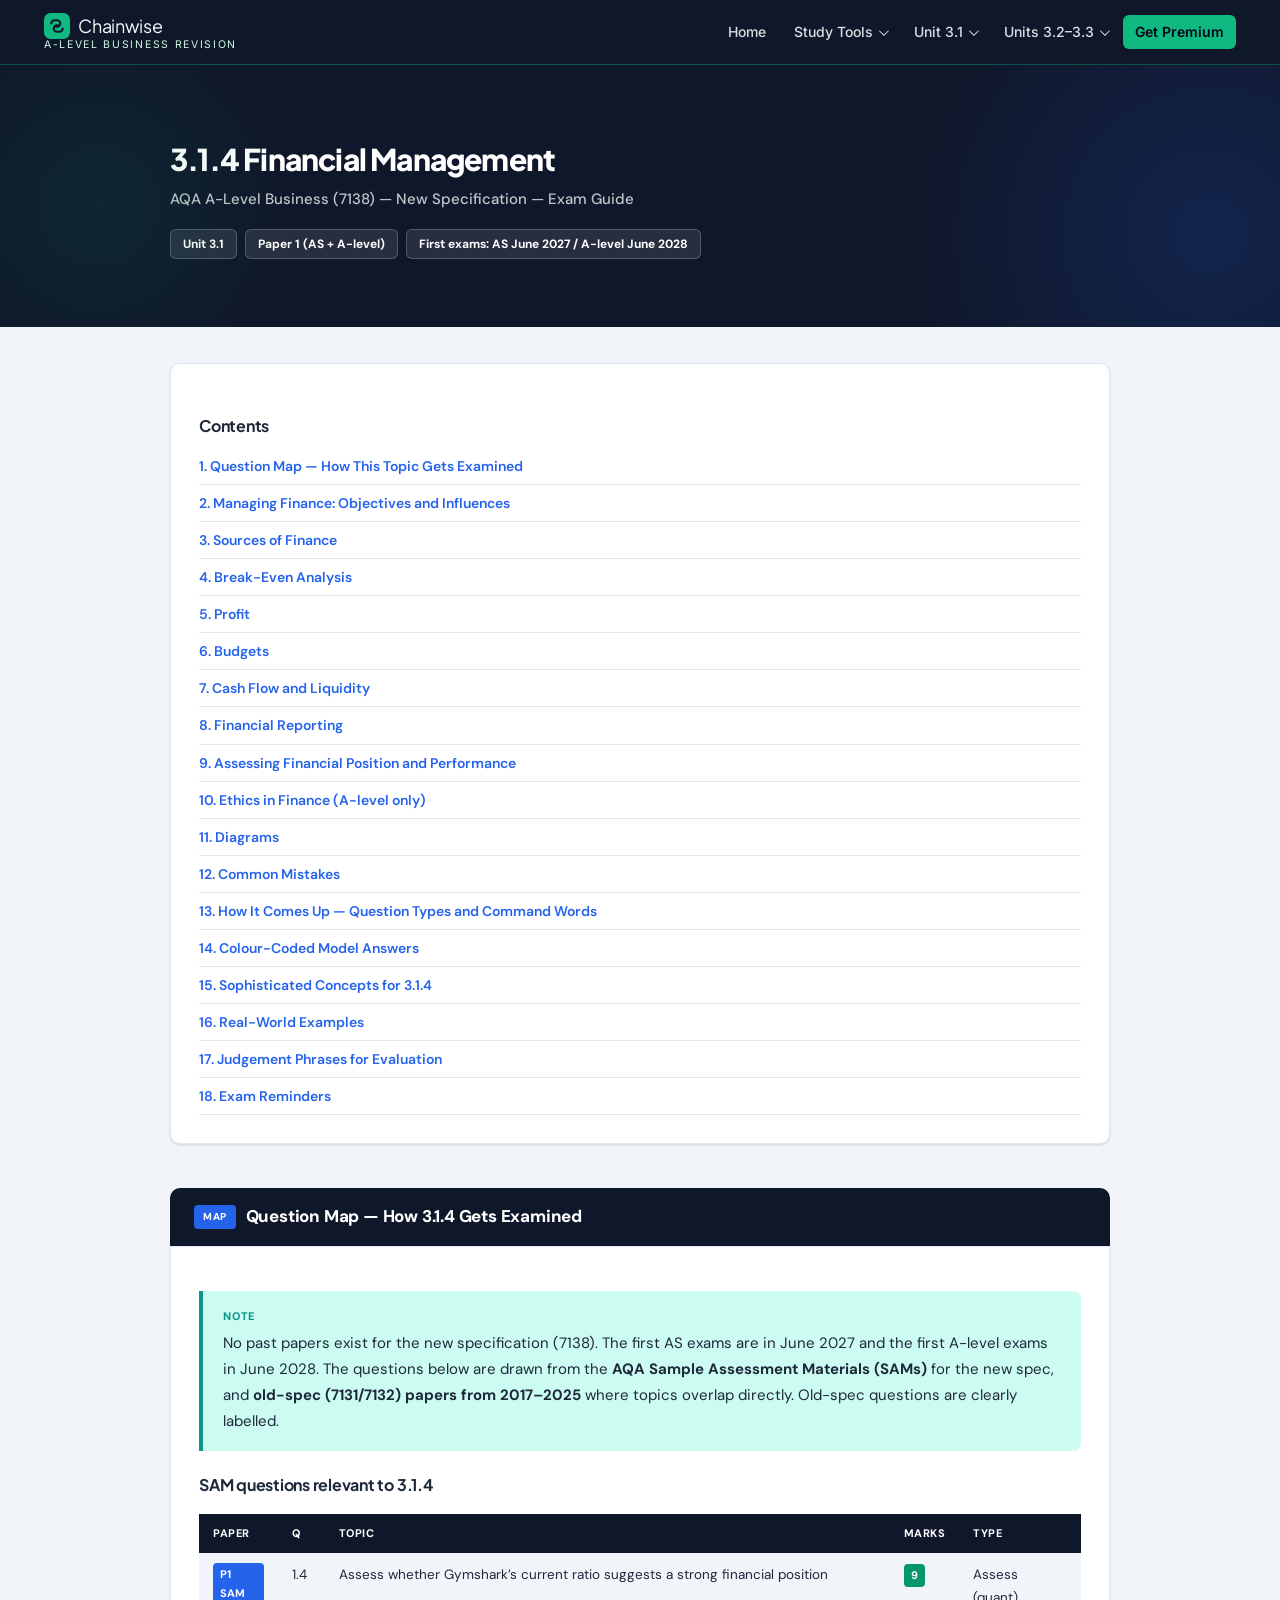
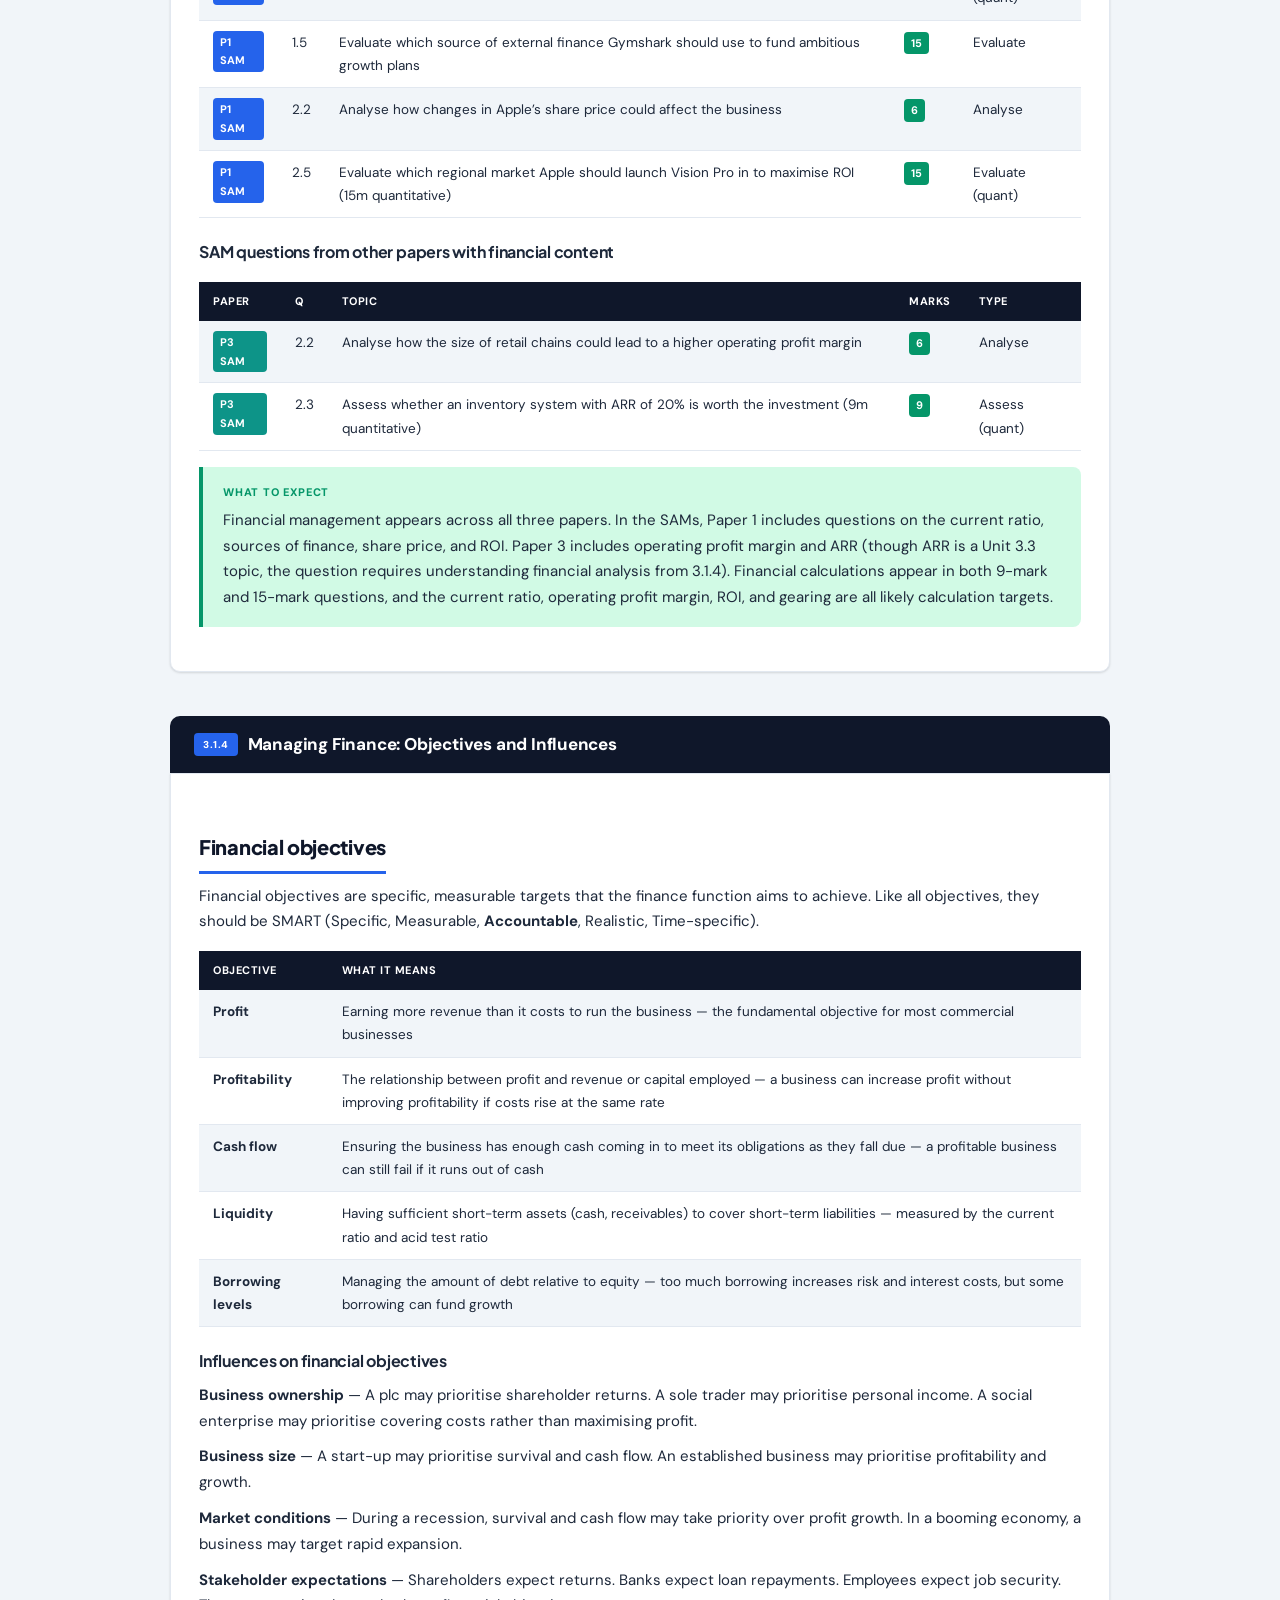
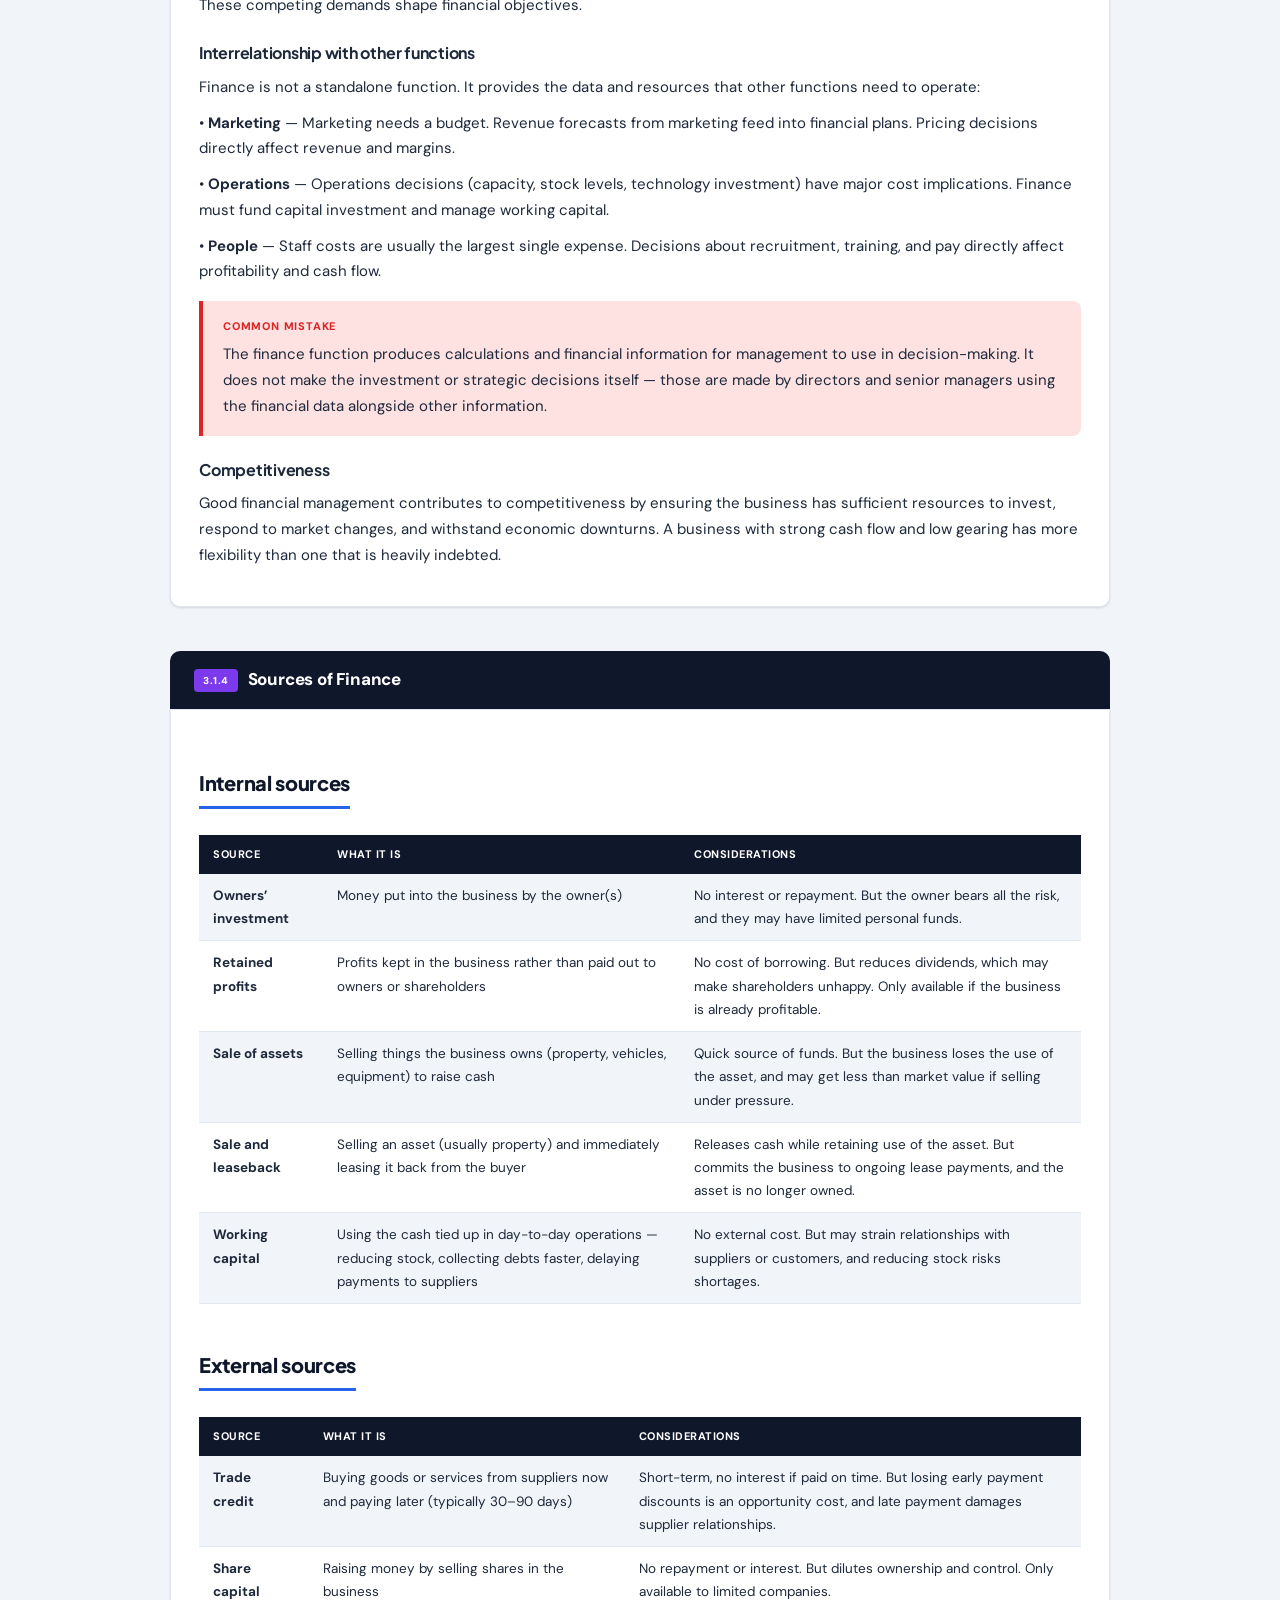
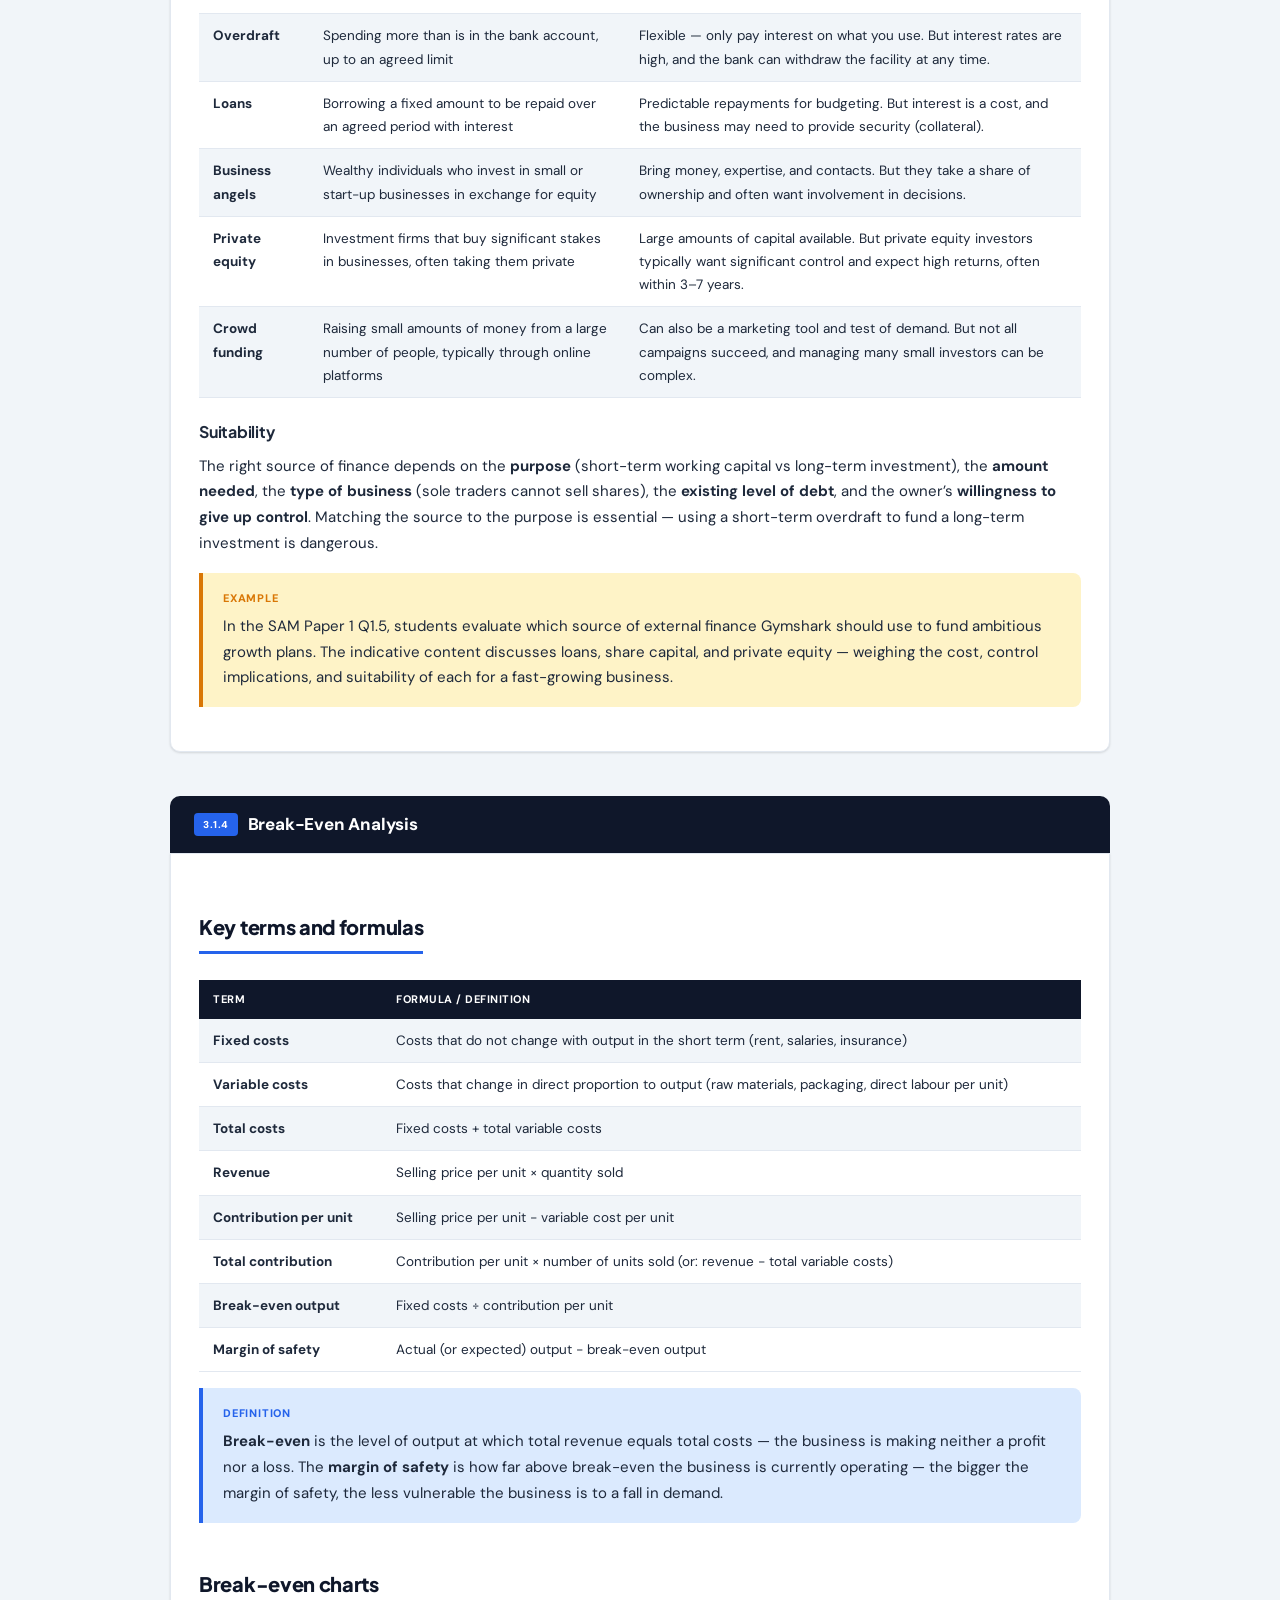
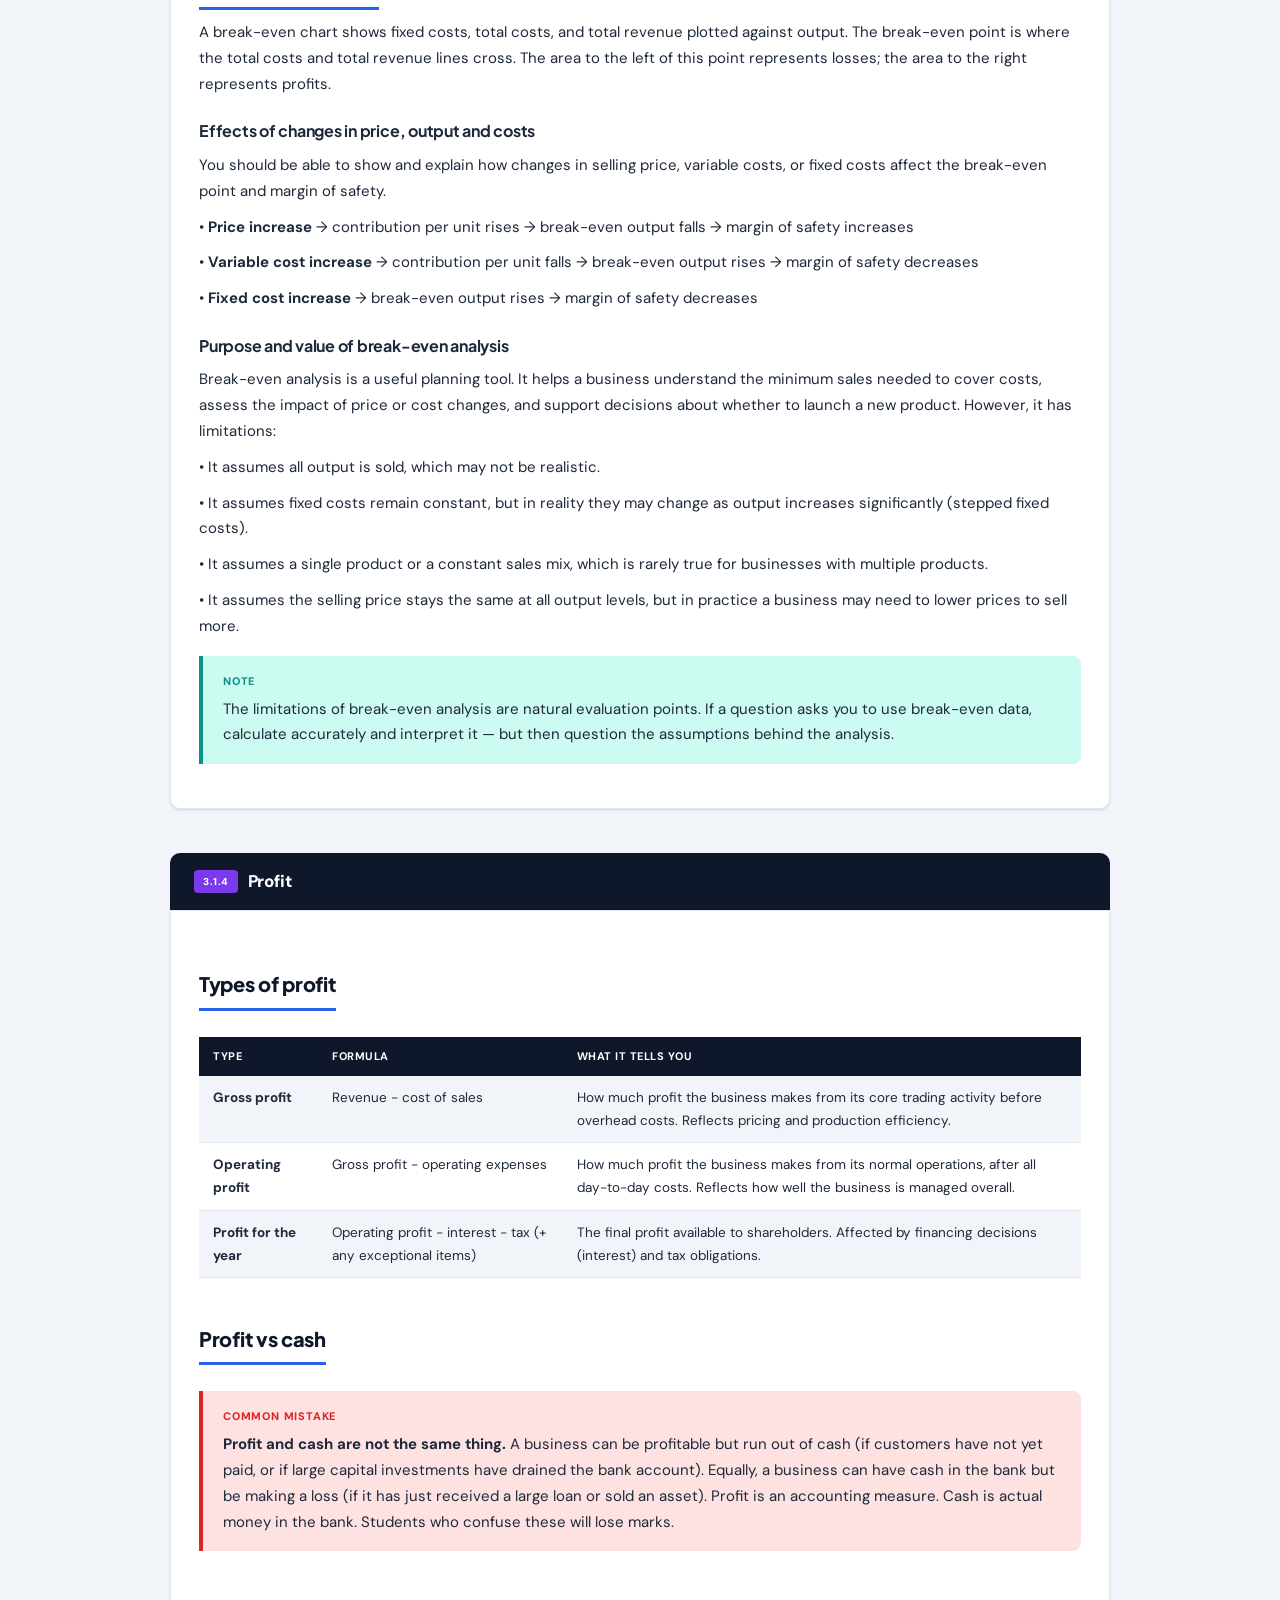
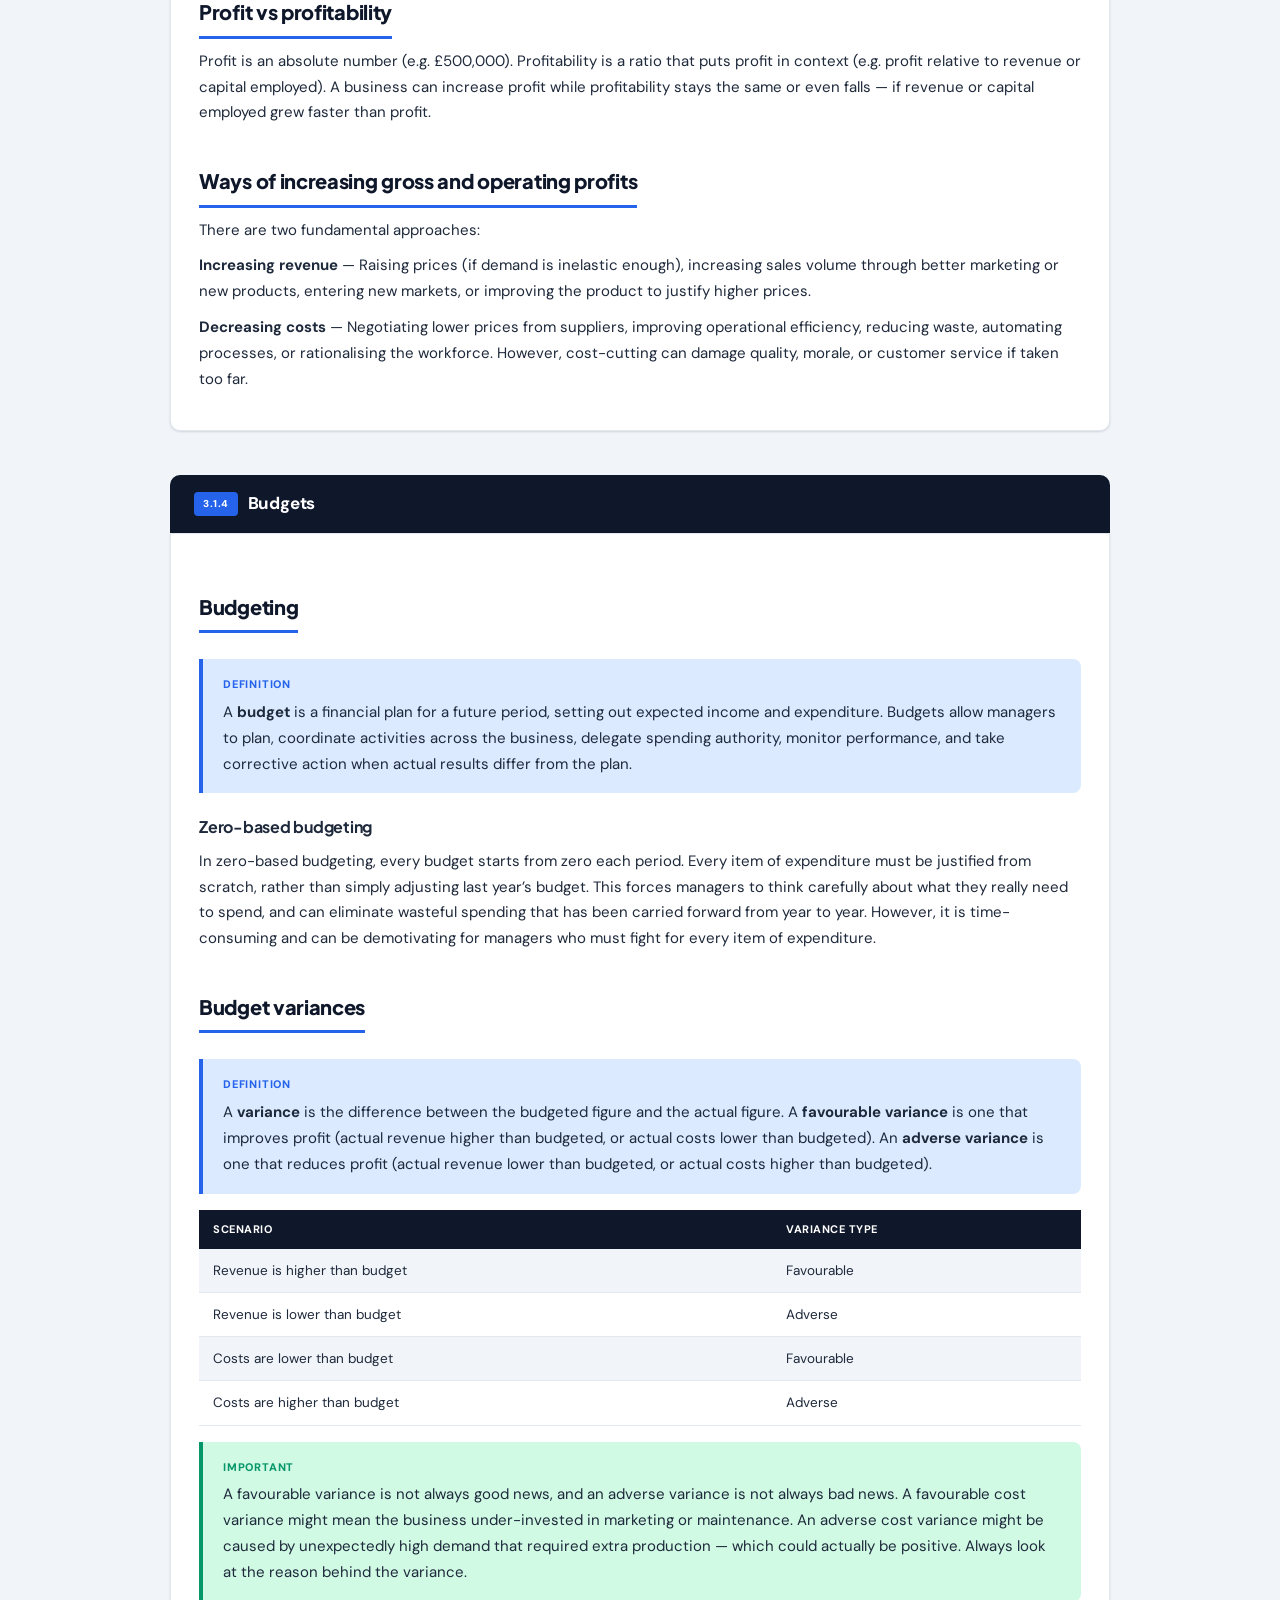
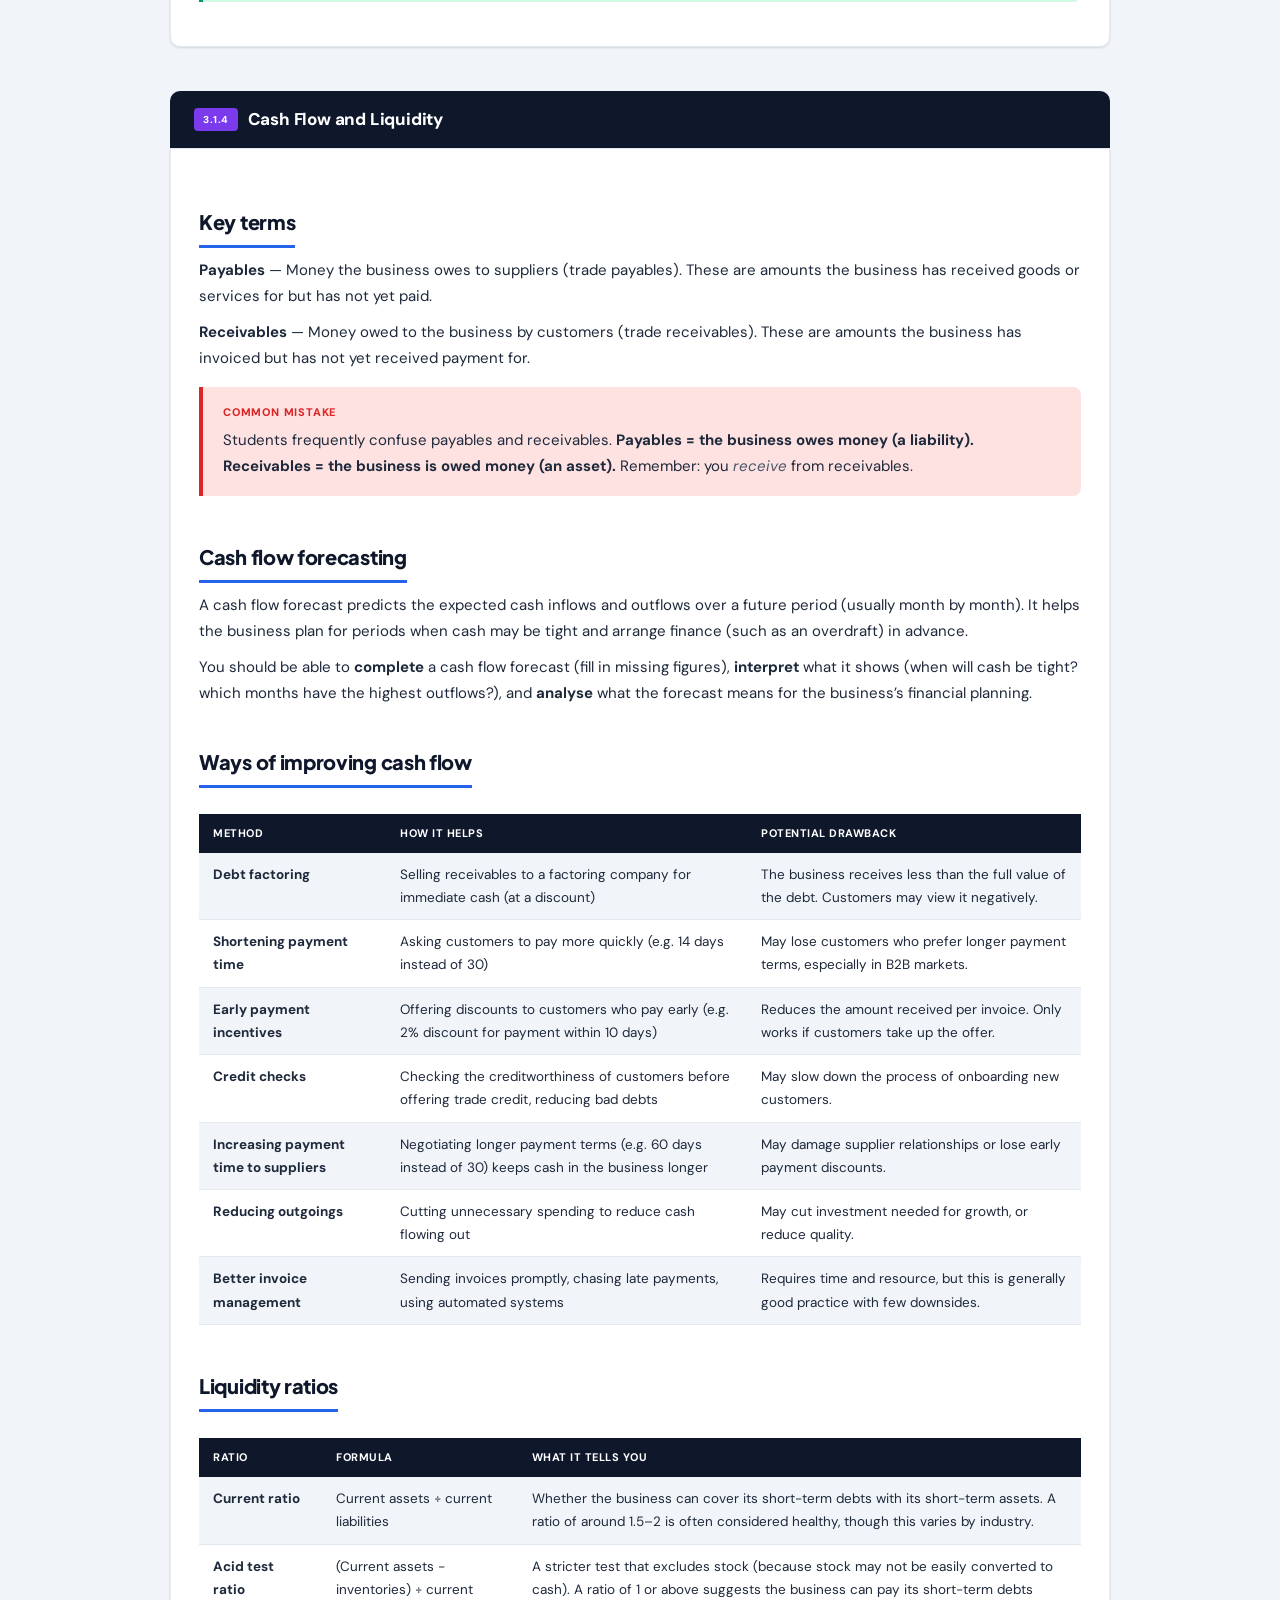
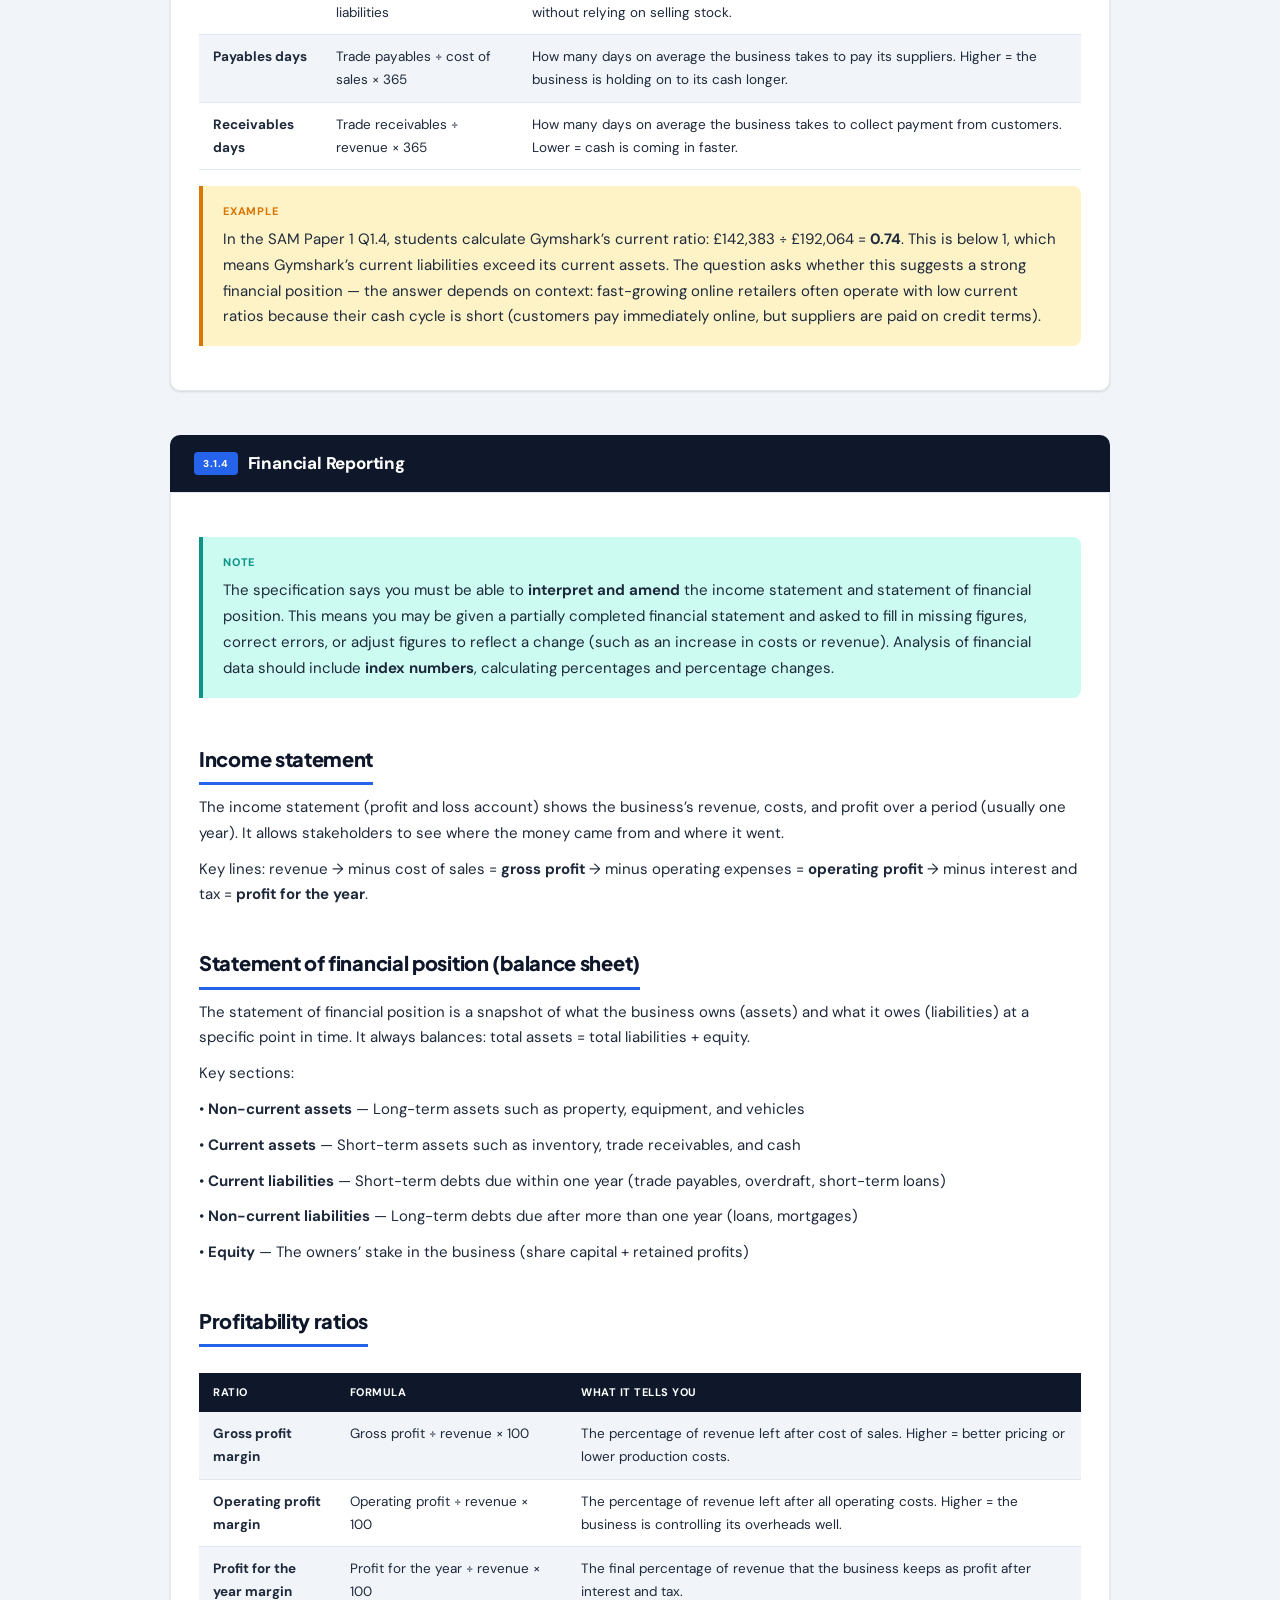
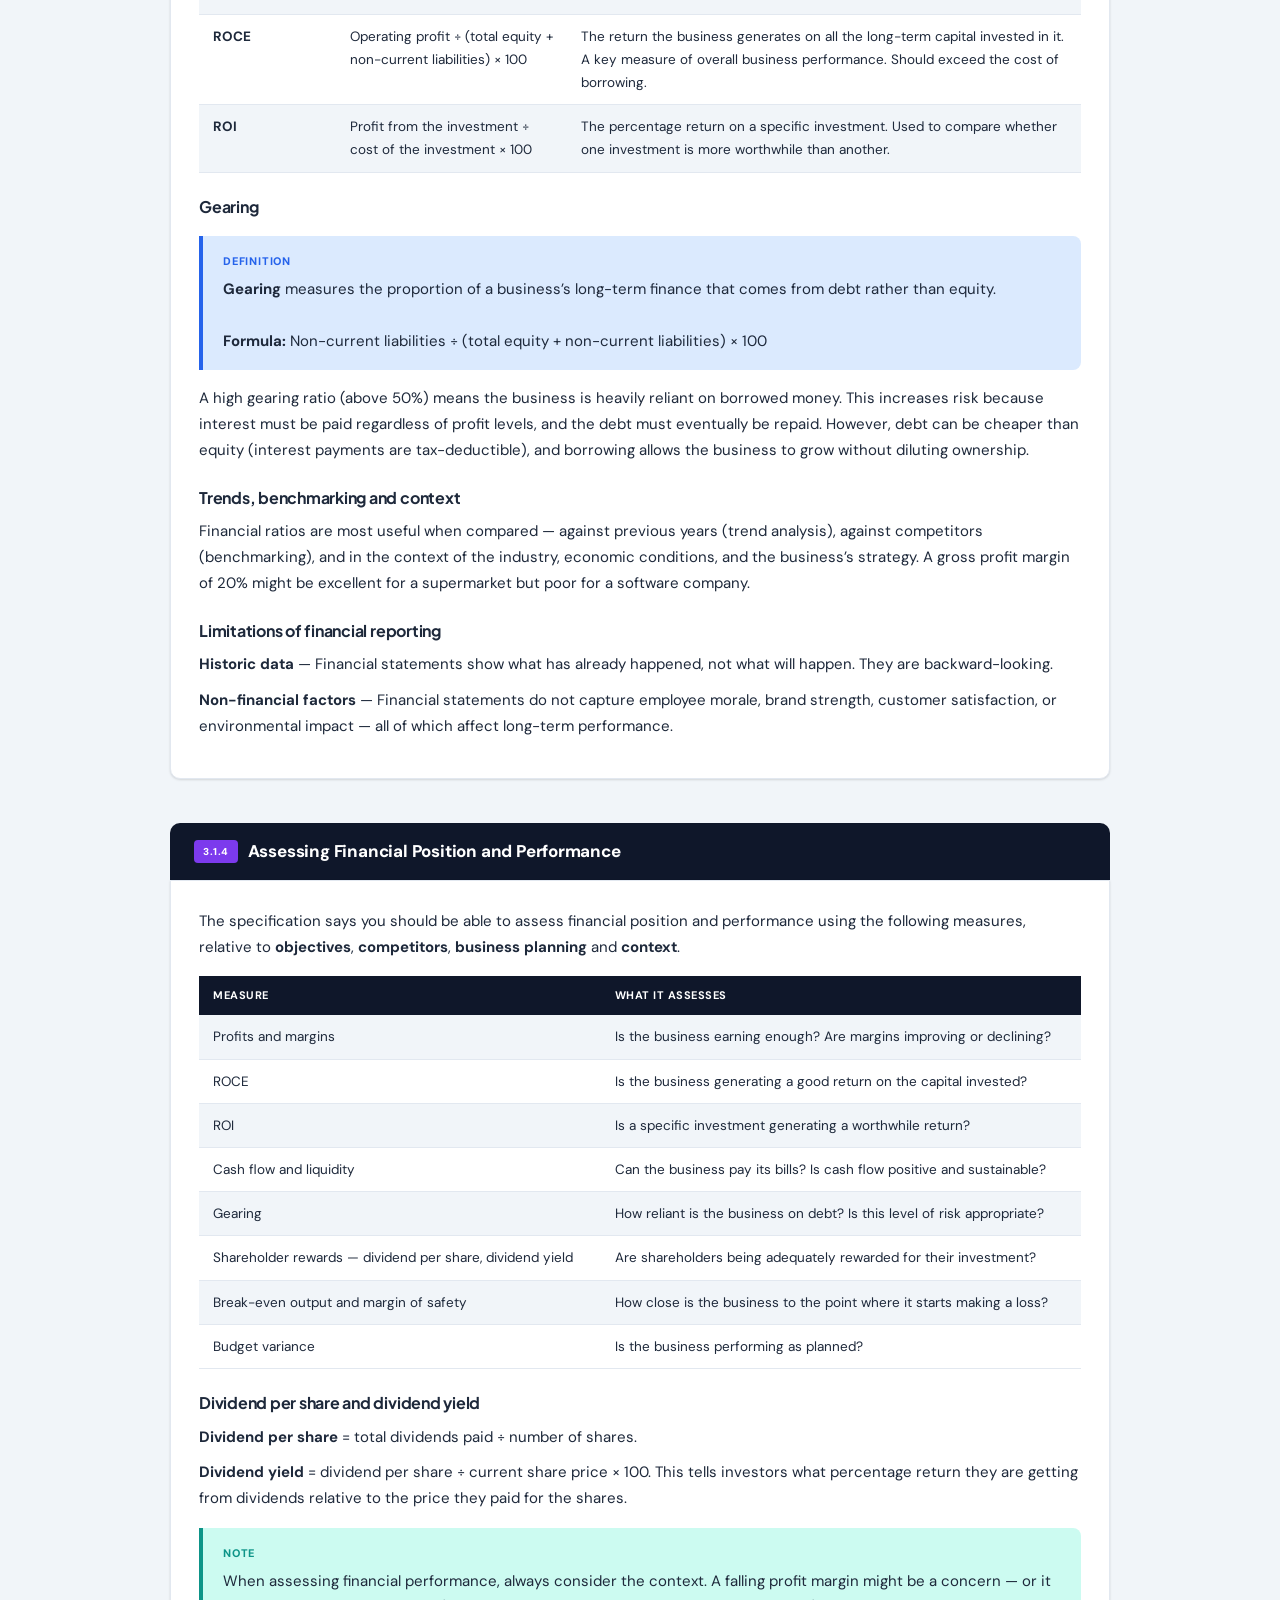
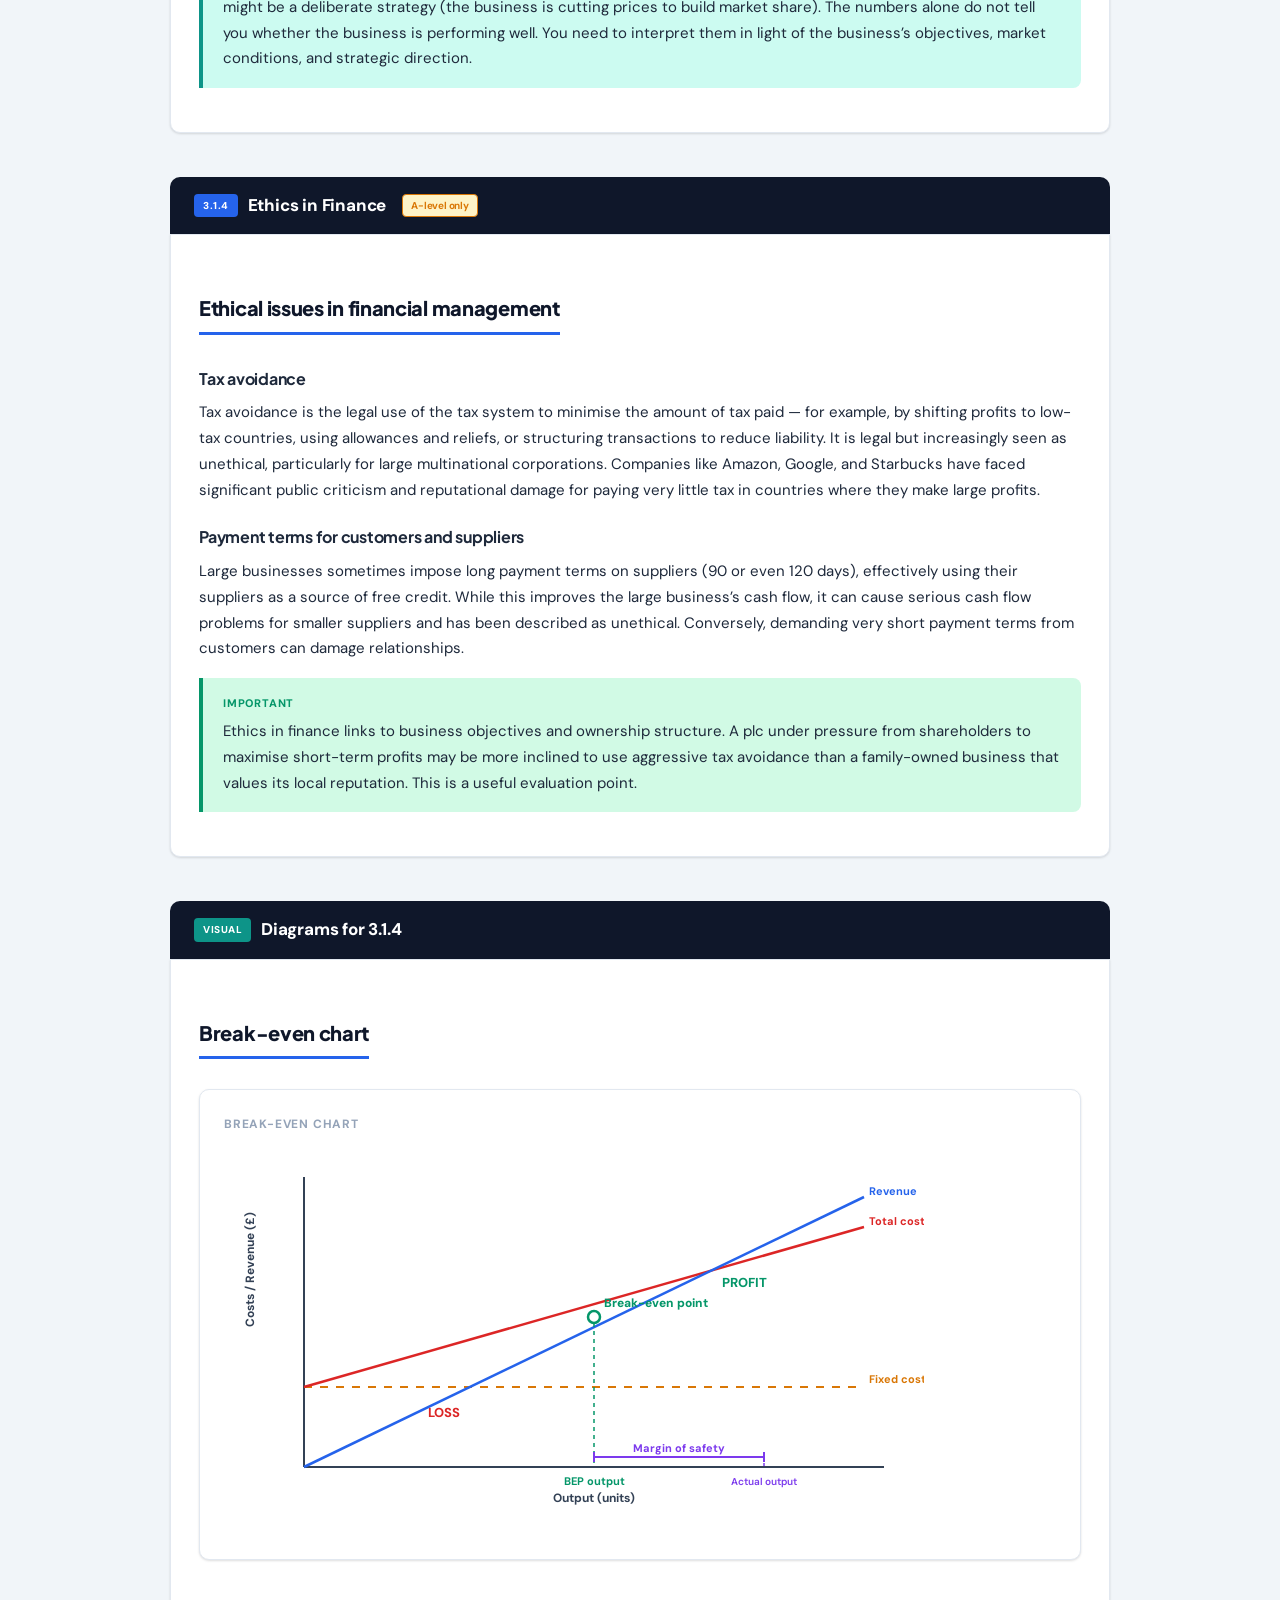
<file: guide_3_1_4_financial_management.html>
<!DOCTYPE html>
<html lang="en">
<head>
<meta charset="UTF-8">
<meta name="viewport" content="width=device-width, initial-scale=1.0">
<title>AQA A-Level Business (7138) — 3.1.4 Financial Management | Exam Guide</title>
<style>
  @import url('https://fonts.googleapis.com/css2?family=DM+Sans:ital,opsz,wght@0,9..40,400;0,9..40,500;0,9..40,600;0,9..40,700;0,9..40,800;0,9..40,900;1,9..40,400&family=DM+Mono:wght@400;500&display=swap');
  :root{--ink:#0f172a;--slate:#1e293b;--steel:#334155;--stone:#475569;--mist:#94a3b8;--snow:#f1f5f9;--white:#fff;--blue:#2563eb;--blue-l:#dbeafe;--em:#059669;--em-l:#d1fae5;--red:#dc2626;--red-l:#fee2e2;--amb:#d97706;--amb-l:#fef3c7;--pur:#7c3aed;--pur-l:#ede9fe;--teal:#0d9488;--teal-l:#ccfbf1;--bdr:#e2e8f0;--sh:0 1px 3px rgba(0,0,0,.08),0 1px 2px rgba(0,0,0,.06)}
  *{margin:0;padding:0;box-sizing:border-box}
  body{font-family:'DM Sans',-apple-system,sans-serif;background:var(--snow);color:var(--slate);line-height:1.72;font-size:15px}
  .ctr{max-width:980px;margin:0 auto;padding:20px}
  .hero{background:var(--ink);color:#fff;padding:56px 0 48px;position:relative;overflow:hidden}
  .hero::before{content:'';position:absolute;top:-50%;right:-18%;width:600px;height:600px;background:radial-gradient(circle,rgba(37,99,235,.18) 0%,transparent 70%);border-radius:50%}
  .hero::after{content:'';position:absolute;bottom:-30%;left:-8%;width:400px;height:400px;background:radial-gradient(circle,rgba(5,150,105,.12) 0%,transparent 70%);border-radius:50%}
  .hero h1{font-size:30px;font-weight:900;letter-spacing:-.8px;line-height:1.2;margin-bottom:10px;position:relative}
  .hero .sub{font-size:15px;font-weight:500;opacity:.75;position:relative}
  .hero .badges{margin-top:16px;display:flex;gap:8px;flex-wrap:wrap;position:relative}
  .hero .badge{display:inline-block;background:rgba(255,255,255,.1);border:1px solid rgba(255,255,255,.2);border-radius:6px;padding:4px 12px;font-size:12px;font-weight:700}
  .sh{background:var(--ink);color:#fff;padding:14px 24px;border-radius:10px 10px 0 0;font-size:17px;font-weight:800;letter-spacing:-.2px;margin-top:44px;display:flex;align-items:center;gap:10px}
  .sh .p{display:inline-block;font-size:10px;font-weight:800;padding:3px 9px;border-radius:4px;letter-spacing:.5px;text-transform:uppercase;flex-shrink:0}
  .p.bl{background:var(--blue)}.p.gn{background:var(--em)}.p.pu{background:var(--pur)}.p.am{background:var(--amb)}.p.rd{background:var(--red)}.p.tl{background:var(--teal)}
  .cd{background:var(--white);border:1px solid var(--bdr);border-radius:0 0 10px 10px;padding:28px;margin-bottom:36px;box-shadow:var(--sh)}
  .cd.sa{border-radius:10px;margin-top:16px}
  h2{font-size:20px;font-weight:900;color:var(--ink);margin:28px 0 10px;padding-bottom:6px;border-bottom:3px solid var(--blue);display:inline-block}
  h3{font-size:16px;font-weight:700;color:var(--slate);margin:20px 0 8px}
  h4{font-size:13px;font-weight:800;text-transform:uppercase;letter-spacing:.6px;margin:16px 0 6px;color:var(--pur)}
  p{margin-bottom:10px}strong{font-weight:700}em{color:var(--stone)}
  .bx{padding:16px 20px;border-radius:0 8px 8px 0;margin:16px 0}.bx .l{font-size:11px;font-weight:800;text-transform:uppercase;letter-spacing:.8px;margin-bottom:6px}
  .tp{background:var(--red-l);border-left:4px solid var(--red)}.tp .l{color:var(--red)}
  .ti{background:var(--em-l);border-left:4px solid var(--em)}.ti .l{color:var(--em)}
  .df{background:var(--blue-l);border-left:4px solid var(--blue)}.df .l{color:var(--blue)}
  .jg{background:var(--pur-l);border-left:4px solid var(--pur)}.jg .l{color:var(--pur)}
  .eg{background:var(--amb-l);border-left:4px solid var(--amb)}.eg .l{color:var(--amb)}
  .nt{background:var(--teal-l);border-left:4px solid var(--teal)}.nt .l{color:var(--teal)}
  table{width:100%;border-collapse:collapse;margin:16px 0;font-size:13.5px}
  th{background:var(--ink);color:#fff;font-weight:700;text-align:left;padding:10px 14px;font-size:11px;text-transform:uppercase;letter-spacing:.5px}
  td{padding:10px 14px;border-bottom:1px solid var(--bdr);vertical-align:top}tr:nth-child(even){background:var(--snow)}
  .mb{display:inline-block;color:#fff;font-size:11px;font-weight:700;padding:2px 7px;border-radius:4px}.b1{background:var(--blue)}.b2{background:var(--pur)}.b3{background:var(--teal)}.bm{background:var(--em)}
  .md{background:var(--snow);border:2px solid var(--em);border-radius:10px;padding:22px;margin:16px 0}
  .md .mh{font-weight:800;color:var(--em);font-size:13px;text-transform:uppercase;letter-spacing:.5px;margin-bottom:10px}
  .sk-ao1{background:#E8EAF6;border-bottom:2px solid #3949AB;padding:0 2px}
  .sk-ao2{background:#E3F2FD;border-bottom:2px solid #1976D2;padding:0 2px}
  .sk-ao3{background:#FFF3E0;border-bottom:2px solid #F57C00;padding:0 2px}
  .sk-ao4{background:#E8F5E9;border-bottom:2px solid #388E3C;padding:0 2px}
  .sk-mod{background:#FCE4EC;border-bottom:2px solid #C2185B;padding:0 2px}
  .sk-rwe{background:#FFFDE7;border-bottom:2px solid #F9A825;padding:0 2px}
  .sk-leg{display:flex;flex-wrap:wrap;gap:12px;padding:14px 18px;background:var(--snow);border:1px solid var(--bdr);border-radius:8px;margin:16px 0;font-size:12px;font-weight:700}
  .sk-leg span{padding:3px 10px;border-radius:4px;display:inline-flex;align-items:center;gap:4px}
  .mcq{font-weight:800;color:var(--em);font-size:17px}
  .dw{background:var(--white);border:1px solid var(--bdr);border-radius:10px;padding:24px;margin:20px 0;box-shadow:var(--sh);overflow-x:auto}
  .dw .cap{font-size:12px;font-weight:700;color:var(--mist);text-transform:uppercase;letter-spacing:.8px;margin-bottom:12px}
  .dv{height:2px;background:linear-gradient(to right,var(--blue),var(--pur),var(--teal));margin:40px 0;border-radius:1px}
  .toc a{display:block;padding:6px 0;color:var(--blue);text-decoration:none;font-weight:600;font-size:14px;border-bottom:1px solid var(--bdr)}.toc a:hover{color:var(--pur)}
  .olabel{display:inline-block;font-size:10px;font-weight:700;padding:2px 8px;border-radius:4px;background:var(--amb-l);color:var(--amb);border:1px solid var(--amb);margin-left:6px}
  @media print{.hero{padding:24px 0}.cd,.sh,.dw{break-inside:avoid}}
  @media(max-width:640px){.ctr{padding:12px}.cd{padding:16px}.hero h1{font-size:22px}}
</style>
<meta name="robots" content="noindex, nofollow">
<link rel="preconnect" href="https://fonts.googleapis.com"><link href="https://fonts.googleapis.com/css2?family=Plus+Jakarta+Sans:wght@500;600;700;800&family=Inter:wght@400;500;600;700&display=swap" rel="stylesheet">
<link rel="stylesheet" href="assets/site.css">
<link rel="icon" href="assets/favicon.svg" type="image/svg+xml">
</head>
<body>

<div class="hero"><div class="ctr">
  <h1>3.1.4 Financial Management</h1>
  <div class="sub">AQA A-Level Business (7138) &mdash; New Specification &mdash; Exam Guide</div>
  <div class="badges">
    <span class="badge">Unit 3.1</span>
    <span class="badge">Paper 1 (AS + A-level)</span>
    <span class="badge">First exams: AS June 2027 / A-level June 2028</span>
  </div>
</div></div>

<div class="ctr">

<div class="cd sa"><h3>Contents</h3><div class="toc">
  <a href="#qm">1. Question Map &mdash; How This Topic Gets Examined</a>
  <a href="#s1">2. Managing Finance: Objectives and Influences</a>
  <a href="#s2">3. Sources of Finance</a>
  <a href="#s3">4. Break-Even Analysis</a>
  <a href="#s4">5. Profit</a>
  <a href="#s5">6. Budgets</a>
  <a href="#s6">7. Cash Flow and Liquidity</a>
  <a href="#s7">8. Financial Reporting</a>
  <a href="#s8">9. Assessing Financial Position and Performance</a>
  <a href="#s9">10. Ethics in Finance (A-level only)</a>
  <a href="#dia">11. Diagrams</a>
  <a href="#traps">12. Common Mistakes</a>
  <a href="#howit">13. How It Comes Up &mdash; Question Types and Command Words</a>
  <a href="#es">14. Colour-Coded Model Answers</a>
  <a href="#sc">15. Sophisticated Concepts for 3.1.4</a>
  <a href="#rwe">16. Real-World Examples</a>
  <a href="#jg">17. Judgement Phrases for Evaluation</a>
  <a href="#fm">18. Exam Reminders</a>
</div></div>

<!-- ============================================================ -->
<!-- QUESTION MAP -->
<!-- ============================================================ -->
<div id="qm" class="sh"><span class="p bl">Map</span> Question Map &mdash; How 3.1.4 Gets Examined</div>
<div class="cd">

<div class="bx nt">
<div class="l">Note</div>
No past papers exist for the new specification (7138). The first AS exams are in June 2027 and the first A-level exams in June 2028. The questions below are drawn from the <strong>AQA Sample Assessment Materials (SAMs)</strong> for the new spec, and <strong>old-spec (7131/7132) papers from 2017&ndash;2025</strong> where topics overlap directly. Old-spec questions are clearly labelled.
</div>

<h3>SAM questions relevant to 3.1.4</h3>
<table>
<tr><th>Paper</th><th>Q</th><th>Topic</th><th>Marks</th><th>Type</th></tr>
<tr><td><span class="mb b1">P1 SAM</span></td><td>1.4</td><td>Assess whether Gymshark&rsquo;s current ratio suggests a strong financial position</td><td><span class="mb bm">9</span></td><td>Assess (quant)</td></tr>
<tr><td><span class="mb b1">P1 SAM</span></td><td>1.5</td><td>Evaluate which source of external finance Gymshark should use to fund ambitious growth plans</td><td><span class="mb bm">15</span></td><td>Evaluate</td></tr>
<tr><td><span class="mb b1">P1 SAM</span></td><td>2.2</td><td>Analyse how changes in Apple&rsquo;s share price could affect the business</td><td><span class="mb bm">6</span></td><td>Analyse</td></tr>
<tr><td><span class="mb b1">P1 SAM</span></td><td>2.5</td><td>Evaluate which regional market Apple should launch Vision Pro in to maximise ROI (15m quantitative)</td><td><span class="mb bm">15</span></td><td>Evaluate (quant)</td></tr>
</table>

<h3>SAM questions from other papers with financial content</h3>
<table>
<tr><th>Paper</th><th>Q</th><th>Topic</th><th>Marks</th><th>Type</th></tr>
<tr><td><span class="mb b3">P3 SAM</span></td><td>2.2</td><td>Analyse how the size of retail chains could lead to a higher operating profit margin</td><td><span class="mb bm">6</span></td><td>Analyse</td></tr>
<tr><td><span class="mb b3">P3 SAM</span></td><td>2.3</td><td>Assess whether an inventory system with ARR of 20% is worth the investment (9m quantitative)</td><td><span class="mb bm">9</span></td><td>Assess (quant)</td></tr>
</table>

<div class="bx ti">
<div class="l">What to expect</div>
Financial management appears across all three papers. In the SAMs, Paper 1 includes questions on the current ratio, sources of finance, share price, and ROI. Paper 3 includes operating profit margin and ARR (though ARR is a Unit 3.3 topic, the question requires understanding financial analysis from 3.1.4). Financial calculations appear in both 9-mark and 15-mark questions, and the current ratio, operating profit margin, ROI, and gearing are all likely calculation targets.
</div>

</div>

<!-- ============================================================ -->
<!-- SECTION 1: MANAGING FINANCE -->
<!-- ============================================================ -->
<div id="s1" class="sh"><span class="p bl">3.1.4</span> Managing Finance: Objectives and Influences</div>
<div class="cd">

<h2>Financial objectives</h2>

<p>Financial objectives are specific, measurable targets that the finance function aims to achieve. Like all objectives, they should be SMART (Specific, Measurable, <strong>Accountable</strong>, Realistic, Time-specific).</p>

<table>
<tr><th>Objective</th><th>What it means</th></tr>
<tr><td><strong>Profit</strong></td><td>Earning more revenue than it costs to run the business &mdash; the fundamental objective for most commercial businesses</td></tr>
<tr><td><strong>Profitability</strong></td><td>The relationship between profit and revenue or capital employed &mdash; a business can increase profit without improving profitability if costs rise at the same rate</td></tr>
<tr><td><strong>Cash flow</strong></td><td>Ensuring the business has enough cash coming in to meet its obligations as they fall due &mdash; a profitable business can still fail if it runs out of cash</td></tr>
<tr><td><strong>Liquidity</strong></td><td>Having sufficient short-term assets (cash, receivables) to cover short-term liabilities &mdash; measured by the current ratio and acid test ratio</td></tr>
<tr><td><strong>Borrowing levels</strong></td><td>Managing the amount of debt relative to equity &mdash; too much borrowing increases risk and interest costs, but some borrowing can fund growth</td></tr>
</table>

<h3>Influences on financial objectives</h3>
<p><strong>Business ownership</strong> &mdash; A plc may prioritise shareholder returns. A sole trader may prioritise personal income. A social enterprise may prioritise covering costs rather than maximising profit.</p>
<p><strong>Business size</strong> &mdash; A start-up may prioritise survival and cash flow. An established business may prioritise profitability and growth.</p>
<p><strong>Market conditions</strong> &mdash; During a recession, survival and cash flow may take priority over profit growth. In a booming economy, a business may target rapid expansion.</p>
<p><strong>Stakeholder expectations</strong> &mdash; Shareholders expect returns. Banks expect loan repayments. Employees expect job security. These competing demands shape financial objectives.</p>

<h3>Interrelationship with other functions</h3>
<p>Finance is not a standalone function. It provides the data and resources that other functions need to operate:</p>
<p>&bull; <strong>Marketing</strong> &mdash; Marketing needs a budget. Revenue forecasts from marketing feed into financial plans. Pricing decisions directly affect revenue and margins.</p>
<p>&bull; <strong>Operations</strong> &mdash; Operations decisions (capacity, stock levels, technology investment) have major cost implications. Finance must fund capital investment and manage working capital.</p>
<p>&bull; <strong>People</strong> &mdash; Staff costs are usually the largest single expense. Decisions about recruitment, training, and pay directly affect profitability and cash flow.</p>

<div class="bx tp">
<div class="l">Common mistake</div>
The finance function produces calculations and financial information for management to use in decision-making. It does not make the investment or strategic decisions itself &mdash; those are made by directors and senior managers using the financial data alongside other information.
</div>

<h3>Competitiveness</h3>
<p>Good financial management contributes to competitiveness by ensuring the business has sufficient resources to invest, respond to market changes, and withstand economic downturns. A business with strong cash flow and low gearing has more flexibility than one that is heavily indebted.</p>

</div>

<!-- ============================================================ -->
<!-- SECTION 2: SOURCES OF FINANCE -->
<!-- ============================================================ -->
<div id="s2" class="sh"><span class="p pu">3.1.4</span> Sources of Finance</div>
<div class="cd">

<h2>Internal sources</h2>

<table>
<tr><th>Source</th><th>What it is</th><th>Considerations</th></tr>
<tr><td><strong>Owners&rsquo; investment</strong></td><td>Money put into the business by the owner(s)</td><td>No interest or repayment. But the owner bears all the risk, and they may have limited personal funds.</td></tr>
<tr><td><strong>Retained profits</strong></td><td>Profits kept in the business rather than paid out to owners or shareholders</td><td>No cost of borrowing. But reduces dividends, which may make shareholders unhappy. Only available if the business is already profitable.</td></tr>
<tr><td><strong>Sale of assets</strong></td><td>Selling things the business owns (property, vehicles, equipment) to raise cash</td><td>Quick source of funds. But the business loses the use of the asset, and may get less than market value if selling under pressure.</td></tr>
<tr><td><strong>Sale and leaseback</strong></td><td>Selling an asset (usually property) and immediately leasing it back from the buyer</td><td>Releases cash while retaining use of the asset. But commits the business to ongoing lease payments, and the asset is no longer owned.</td></tr>
<tr><td><strong>Working capital</strong></td><td>Using the cash tied up in day-to-day operations &mdash; reducing stock, collecting debts faster, delaying payments to suppliers</td><td>No external cost. But may strain relationships with suppliers or customers, and reducing stock risks shortages.</td></tr>
</table>

<h2>External sources</h2>

<table>
<tr><th>Source</th><th>What it is</th><th>Considerations</th></tr>
<tr><td><strong>Trade credit</strong></td><td>Buying goods or services from suppliers now and paying later (typically 30&ndash;90 days)</td><td>Short-term, no interest if paid on time. But losing early payment discounts is an opportunity cost, and late payment damages supplier relationships.</td></tr>
<tr><td><strong>Share capital</strong></td><td>Raising money by selling shares in the business</td><td>No repayment or interest. But dilutes ownership and control. Only available to limited companies.</td></tr>
<tr><td><strong>Overdraft</strong></td><td>Spending more than is in the bank account, up to an agreed limit</td><td>Flexible &mdash; only pay interest on what you use. But interest rates are high, and the bank can withdraw the facility at any time.</td></tr>
<tr><td><strong>Loans</strong></td><td>Borrowing a fixed amount to be repaid over an agreed period with interest</td><td>Predictable repayments for budgeting. But interest is a cost, and the business may need to provide security (collateral).</td></tr>
<tr><td><strong>Business angels</strong></td><td>Wealthy individuals who invest in small or start-up businesses in exchange for equity</td><td>Bring money, expertise, and contacts. But they take a share of ownership and often want involvement in decisions.</td></tr>
<tr><td><strong>Private equity</strong></td><td>Investment firms that buy significant stakes in businesses, often taking them private</td><td>Large amounts of capital available. But private equity investors typically want significant control and expect high returns, often within 3&ndash;7 years.</td></tr>
<tr><td><strong>Crowd funding</strong></td><td>Raising small amounts of money from a large number of people, typically through online platforms</td><td>Can also be a marketing tool and test of demand. But not all campaigns succeed, and managing many small investors can be complex.</td></tr>
</table>

<h3>Suitability</h3>
<p>The right source of finance depends on the <strong>purpose</strong> (short-term working capital vs long-term investment), the <strong>amount needed</strong>, the <strong>type of business</strong> (sole traders cannot sell shares), the <strong>existing level of debt</strong>, and the owner&rsquo;s <strong>willingness to give up control</strong>. Matching the source to the purpose is essential &mdash; using a short-term overdraft to fund a long-term investment is dangerous.</p>

<div class="bx eg">
<div class="l">Example</div>
In the SAM Paper 1 Q1.5, students evaluate which source of external finance Gymshark should use to fund ambitious growth plans. The indicative content discusses loans, share capital, and private equity &mdash; weighing the cost, control implications, and suitability of each for a fast-growing business.
</div>

</div>

<!-- ============================================================ -->
<!-- SECTION 3: BREAK-EVEN ANALYSIS -->
<!-- ============================================================ -->
<div id="s3" class="sh"><span class="p bl">3.1.4</span> Break-Even Analysis</div>
<div class="cd">

<h2>Key terms and formulas</h2>

<table>
<tr><th>Term</th><th>Formula / Definition</th></tr>
<tr><td><strong>Fixed costs</strong></td><td>Costs that do not change with output in the short term (rent, salaries, insurance)</td></tr>
<tr><td><strong>Variable costs</strong></td><td>Costs that change in direct proportion to output (raw materials, packaging, direct labour per unit)</td></tr>
<tr><td><strong>Total costs</strong></td><td>Fixed costs + total variable costs</td></tr>
<tr><td><strong>Revenue</strong></td><td>Selling price per unit &times; quantity sold</td></tr>
<tr><td><strong>Contribution per unit</strong></td><td>Selling price per unit &minus; variable cost per unit</td></tr>
<tr><td><strong>Total contribution</strong></td><td>Contribution per unit &times; number of units sold (or: revenue &minus; total variable costs)</td></tr>
<tr><td><strong>Break-even output</strong></td><td>Fixed costs &divide; contribution per unit</td></tr>
<tr><td><strong>Margin of safety</strong></td><td>Actual (or expected) output &minus; break-even output</td></tr>
</table>

<div class="bx df">
<div class="l">Definition</div>
<strong>Break-even</strong> is the level of output at which total revenue equals total costs &mdash; the business is making neither a profit nor a loss. The <strong>margin of safety</strong> is how far above break-even the business is currently operating &mdash; the bigger the margin of safety, the less vulnerable the business is to a fall in demand.
</div>

<h2>Break-even charts</h2>
<p>A break-even chart shows fixed costs, total costs, and total revenue plotted against output. The break-even point is where the total costs and total revenue lines cross. The area to the left of this point represents losses; the area to the right represents profits.</p>

<h3>Effects of changes in price, output and costs</h3>
<p>You should be able to show and explain how changes in selling price, variable costs, or fixed costs affect the break-even point and margin of safety.</p>
<p>&bull; <strong>Price increase</strong> &rarr; contribution per unit rises &rarr; break-even output falls &rarr; margin of safety increases</p>
<p>&bull; <strong>Variable cost increase</strong> &rarr; contribution per unit falls &rarr; break-even output rises &rarr; margin of safety decreases</p>
<p>&bull; <strong>Fixed cost increase</strong> &rarr; break-even output rises &rarr; margin of safety decreases</p>

<h3>Purpose and value of break-even analysis</h3>
<p>Break-even analysis is a useful planning tool. It helps a business understand the minimum sales needed to cover costs, assess the impact of price or cost changes, and support decisions about whether to launch a new product. However, it has limitations:</p>
<p>&bull; It assumes all output is sold, which may not be realistic.</p>
<p>&bull; It assumes fixed costs remain constant, but in reality they may change as output increases significantly (stepped fixed costs).</p>
<p>&bull; It assumes a single product or a constant sales mix, which is rarely true for businesses with multiple products.</p>
<p>&bull; It assumes the selling price stays the same at all output levels, but in practice a business may need to lower prices to sell more.</p>

<div class="bx nt">
<div class="l">Note</div>
The limitations of break-even analysis are natural evaluation points. If a question asks you to use break-even data, calculate accurately and interpret it &mdash; but then question the assumptions behind the analysis.
</div>

</div>

<!-- ============================================================ -->
<!-- SECTION 4: PROFIT -->
<!-- ============================================================ -->
<div id="s4" class="sh"><span class="p pu">3.1.4</span> Profit</div>
<div class="cd">

<h2>Types of profit</h2>

<table>
<tr><th>Type</th><th>Formula</th><th>What it tells you</th></tr>
<tr><td><strong>Gross profit</strong></td><td>Revenue &minus; cost of sales</td><td>How much profit the business makes from its core trading activity before overhead costs. Reflects pricing and production efficiency.</td></tr>
<tr><td><strong>Operating profit</strong></td><td>Gross profit &minus; operating expenses</td><td>How much profit the business makes from its normal operations, after all day-to-day costs. Reflects how well the business is managed overall.</td></tr>
<tr><td><strong>Profit for the year</strong></td><td>Operating profit &minus; interest &minus; tax (+ any exceptional items)</td><td>The final profit available to shareholders. Affected by financing decisions (interest) and tax obligations.</td></tr>
</table>

<h2>Profit vs cash</h2>

<div class="bx tp">
<div class="l">Common mistake</div>
<strong>Profit and cash are not the same thing.</strong> A business can be profitable but run out of cash (if customers have not yet paid, or if large capital investments have drained the bank account). Equally, a business can have cash in the bank but be making a loss (if it has just received a large loan or sold an asset). Profit is an accounting measure. Cash is actual money in the bank. Students who confuse these will lose marks.
</div>

<h2>Profit vs profitability</h2>
<p>Profit is an absolute number (e.g. &pound;500,000). Profitability is a ratio that puts profit in context (e.g. profit relative to revenue or capital employed). A business can increase profit while profitability stays the same or even falls &mdash; if revenue or capital employed grew faster than profit.</p>

<h2>Ways of increasing gross and operating profits</h2>
<p>There are two fundamental approaches:</p>
<p><strong>Increasing revenue</strong> &mdash; Raising prices (if demand is inelastic enough), increasing sales volume through better marketing or new products, entering new markets, or improving the product to justify higher prices.</p>
<p><strong>Decreasing costs</strong> &mdash; Negotiating lower prices from suppliers, improving operational efficiency, reducing waste, automating processes, or rationalising the workforce. However, cost-cutting can damage quality, morale, or customer service if taken too far.</p>

</div>

<!-- ============================================================ -->
<!-- SECTION 5: BUDGETS -->
<!-- ============================================================ -->
<div id="s5" class="sh"><span class="p bl">3.1.4</span> Budgets</div>
<div class="cd">

<h2>Budgeting</h2>

<div class="bx df">
<div class="l">Definition</div>
A <strong>budget</strong> is a financial plan for a future period, setting out expected income and expenditure. Budgets allow managers to plan, coordinate activities across the business, delegate spending authority, monitor performance, and take corrective action when actual results differ from the plan.
</div>

<h3>Zero-based budgeting</h3>
<p>In zero-based budgeting, every budget starts from zero each period. Every item of expenditure must be justified from scratch, rather than simply adjusting last year&rsquo;s budget. This forces managers to think carefully about what they really need to spend, and can eliminate wasteful spending that has been carried forward from year to year. However, it is time-consuming and can be demotivating for managers who must fight for every item of expenditure.</p>

<h2>Budget variances</h2>

<div class="bx df">
<div class="l">Definition</div>
A <strong>variance</strong> is the difference between the budgeted figure and the actual figure. A <strong>favourable variance</strong> is one that improves profit (actual revenue higher than budgeted, or actual costs lower than budgeted). An <strong>adverse variance</strong> is one that reduces profit (actual revenue lower than budgeted, or actual costs higher than budgeted).
</div>

<table>
<tr><th>Scenario</th><th>Variance type</th></tr>
<tr><td>Revenue is higher than budget</td><td>Favourable</td></tr>
<tr><td>Revenue is lower than budget</td><td>Adverse</td></tr>
<tr><td>Costs are lower than budget</td><td>Favourable</td></tr>
<tr><td>Costs are higher than budget</td><td>Adverse</td></tr>
</table>

<div class="bx ti">
<div class="l">Important</div>
A favourable variance is not always good news, and an adverse variance is not always bad news. A favourable cost variance might mean the business under-invested in marketing or maintenance. An adverse cost variance might be caused by unexpectedly high demand that required extra production &mdash; which could actually be positive. Always look at the reason behind the variance.
</div>

</div>

<!-- ============================================================ -->
<!-- SECTION 6: CASH FLOW AND LIQUIDITY -->
<!-- ============================================================ -->
<div id="s6" class="sh"><span class="p pu">3.1.4</span> Cash Flow and Liquidity</div>
<div class="cd">

<h2>Key terms</h2>

<p><strong>Payables</strong> &mdash; Money the business owes to suppliers (trade payables). These are amounts the business has received goods or services for but has not yet paid.</p>
<p><strong>Receivables</strong> &mdash; Money owed to the business by customers (trade receivables). These are amounts the business has invoiced but has not yet received payment for.</p>

<div class="bx tp">
<div class="l">Common mistake</div>
Students frequently confuse payables and receivables. <strong>Payables = the business owes money (a liability). Receivables = the business is owed money (an asset).</strong> Remember: you <em>receive</em> from receivables.
</div>

<h2>Cash flow forecasting</h2>
<p>A cash flow forecast predicts the expected cash inflows and outflows over a future period (usually month by month). It helps the business plan for periods when cash may be tight and arrange finance (such as an overdraft) in advance.</p>

<p>You should be able to <strong>complete</strong> a cash flow forecast (fill in missing figures), <strong>interpret</strong> what it shows (when will cash be tight? which months have the highest outflows?), and <strong>analyse</strong> what the forecast means for the business&rsquo;s financial planning.</p>

<h2>Ways of improving cash flow</h2>

<table>
<tr><th>Method</th><th>How it helps</th><th>Potential drawback</th></tr>
<tr><td><strong>Debt factoring</strong></td><td>Selling receivables to a factoring company for immediate cash (at a discount)</td><td>The business receives less than the full value of the debt. Customers may view it negatively.</td></tr>
<tr><td><strong>Shortening payment time</strong></td><td>Asking customers to pay more quickly (e.g. 14 days instead of 30)</td><td>May lose customers who prefer longer payment terms, especially in B2B markets.</td></tr>
<tr><td><strong>Early payment incentives</strong></td><td>Offering discounts to customers who pay early (e.g. 2% discount for payment within 10 days)</td><td>Reduces the amount received per invoice. Only works if customers take up the offer.</td></tr>
<tr><td><strong>Credit checks</strong></td><td>Checking the creditworthiness of customers before offering trade credit, reducing bad debts</td><td>May slow down the process of onboarding new customers.</td></tr>
<tr><td><strong>Increasing payment time to suppliers</strong></td><td>Negotiating longer payment terms (e.g. 60 days instead of 30) keeps cash in the business longer</td><td>May damage supplier relationships or lose early payment discounts.</td></tr>
<tr><td><strong>Reducing outgoings</strong></td><td>Cutting unnecessary spending to reduce cash flowing out</td><td>May cut investment needed for growth, or reduce quality.</td></tr>
<tr><td><strong>Better invoice management</strong></td><td>Sending invoices promptly, chasing late payments, using automated systems</td><td>Requires time and resource, but this is generally good practice with few downsides.</td></tr>
</table>

<h2>Liquidity ratios</h2>

<table>
<tr><th>Ratio</th><th>Formula</th><th>What it tells you</th></tr>
<tr><td><strong>Current ratio</strong></td><td>Current assets &divide; current liabilities</td><td>Whether the business can cover its short-term debts with its short-term assets. A ratio of around 1.5&ndash;2 is often considered healthy, though this varies by industry.</td></tr>
<tr><td><strong>Acid test ratio</strong></td><td>(Current assets &minus; inventories) &divide; current liabilities</td><td>A stricter test that excludes stock (because stock may not be easily converted to cash). A ratio of 1 or above suggests the business can pay its short-term debts without relying on selling stock.</td></tr>
<tr><td><strong>Payables days</strong></td><td>Trade payables &divide; cost of sales &times; 365</td><td>How many days on average the business takes to pay its suppliers. Higher = the business is holding on to its cash longer.</td></tr>
<tr><td><strong>Receivables days</strong></td><td>Trade receivables &divide; revenue &times; 365</td><td>How many days on average the business takes to collect payment from customers. Lower = cash is coming in faster.</td></tr>
</table>

<div class="bx eg">
<div class="l">Example</div>
In the SAM Paper 1 Q1.4, students calculate Gymshark&rsquo;s current ratio: &pound;142,383 &divide; &pound;192,064 = <strong>0.74</strong>. This is below 1, which means Gymshark&rsquo;s current liabilities exceed its current assets. The question asks whether this suggests a strong financial position &mdash; the answer depends on context: fast-growing online retailers often operate with low current ratios because their cash cycle is short (customers pay immediately online, but suppliers are paid on credit terms).
</div>

</div>

<!-- ============================================================ -->
<!-- SECTION 7: FINANCIAL REPORTING -->
<!-- ============================================================ -->
<div id="s7" class="sh"><span class="p bl">3.1.4</span> Financial Reporting</div>
<div class="cd">

<div class="bx nt">
<div class="l">Note</div>
The specification says you must be able to <strong>interpret and amend</strong> the income statement and statement of financial position. This means you may be given a partially completed financial statement and asked to fill in missing figures, correct errors, or adjust figures to reflect a change (such as an increase in costs or revenue). Analysis of financial data should include <strong>index numbers</strong>, calculating percentages and percentage changes.
</div>

<h2>Income statement</h2>
<p>The income statement (profit and loss account) shows the business&rsquo;s revenue, costs, and profit over a period (usually one year). It allows stakeholders to see where the money came from and where it went.</p>

<p>Key lines: revenue &rarr; minus cost of sales = <strong>gross profit</strong> &rarr; minus operating expenses = <strong>operating profit</strong> &rarr; minus interest and tax = <strong>profit for the year</strong>.</p>

<h2>Statement of financial position (balance sheet)</h2>
<p>The statement of financial position is a snapshot of what the business owns (assets) and what it owes (liabilities) at a specific point in time. It always balances: total assets = total liabilities + equity.</p>

<p>Key sections:</p>
<p>&bull; <strong>Non-current assets</strong> &mdash; Long-term assets such as property, equipment, and vehicles</p>
<p>&bull; <strong>Current assets</strong> &mdash; Short-term assets such as inventory, trade receivables, and cash</p>
<p>&bull; <strong>Current liabilities</strong> &mdash; Short-term debts due within one year (trade payables, overdraft, short-term loans)</p>
<p>&bull; <strong>Non-current liabilities</strong> &mdash; Long-term debts due after more than one year (loans, mortgages)</p>
<p>&bull; <strong>Equity</strong> &mdash; The owners&rsquo; stake in the business (share capital + retained profits)</p>

<h2>Profitability ratios</h2>

<table>
<tr><th>Ratio</th><th>Formula</th><th>What it tells you</th></tr>
<tr><td><strong>Gross profit margin</strong></td><td>Gross profit &divide; revenue &times; 100</td><td>The percentage of revenue left after cost of sales. Higher = better pricing or lower production costs.</td></tr>
<tr><td><strong>Operating profit margin</strong></td><td>Operating profit &divide; revenue &times; 100</td><td>The percentage of revenue left after all operating costs. Higher = the business is controlling its overheads well.</td></tr>
<tr><td><strong>Profit for the year margin</strong></td><td>Profit for the year &divide; revenue &times; 100</td><td>The final percentage of revenue that the business keeps as profit after interest and tax.</td></tr>
<tr><td><strong>ROCE</strong></td><td>Operating profit &divide; (total equity + non-current liabilities) &times; 100</td><td>The return the business generates on all the long-term capital invested in it. A key measure of overall business performance. Should exceed the cost of borrowing.</td></tr>
<tr><td><strong>ROI</strong></td><td>Profit from the investment &divide; cost of the investment &times; 100</td><td>The percentage return on a specific investment. Used to compare whether one investment is more worthwhile than another.</td></tr>
</table>

<h3>Gearing</h3>

<div class="bx df">
<div class="l">Definition</div>
<strong>Gearing</strong> measures the proportion of a business&rsquo;s long-term finance that comes from debt rather than equity.<br><br>
<strong>Formula:</strong> Non-current liabilities &divide; (total equity + non-current liabilities) &times; 100
</div>

<p>A high gearing ratio (above 50%) means the business is heavily reliant on borrowed money. This increases risk because interest must be paid regardless of profit levels, and the debt must eventually be repaid. However, debt can be cheaper than equity (interest payments are tax-deductible), and borrowing allows the business to grow without diluting ownership.</p>

<h3>Trends, benchmarking and context</h3>
<p>Financial ratios are most useful when compared &mdash; against previous years (trend analysis), against competitors (benchmarking), and in the context of the industry, economic conditions, and the business&rsquo;s strategy. A gross profit margin of 20% might be excellent for a supermarket but poor for a software company.</p>

<h3>Limitations of financial reporting</h3>
<p><strong>Historic data</strong> &mdash; Financial statements show what has already happened, not what will happen. They are backward-looking.</p>
<p><strong>Non-financial factors</strong> &mdash; Financial statements do not capture employee morale, brand strength, customer satisfaction, or environmental impact &mdash; all of which affect long-term performance.</p>

</div>

<!-- ============================================================ -->
<!-- SECTION 8: ASSESSING FINANCIAL POSITION AND PERFORMANCE -->
<!-- ============================================================ -->
<div id="s8" class="sh"><span class="p pu">3.1.4</span> Assessing Financial Position and Performance</div>
<div class="cd">

<p>The specification says you should be able to assess financial position and performance using the following measures, relative to <strong>objectives</strong>, <strong>competitors</strong>, <strong>business planning</strong> and <strong>context</strong>.</p>

<table>
<tr><th>Measure</th><th>What it assesses</th></tr>
<tr><td>Profits and margins</td><td>Is the business earning enough? Are margins improving or declining?</td></tr>
<tr><td>ROCE</td><td>Is the business generating a good return on the capital invested?</td></tr>
<tr><td>ROI</td><td>Is a specific investment generating a worthwhile return?</td></tr>
<tr><td>Cash flow and liquidity</td><td>Can the business pay its bills? Is cash flow positive and sustainable?</td></tr>
<tr><td>Gearing</td><td>How reliant is the business on debt? Is this level of risk appropriate?</td></tr>
<tr><td>Shareholder rewards &mdash; dividend per share, dividend yield</td><td>Are shareholders being adequately rewarded for their investment?</td></tr>
<tr><td>Break-even output and margin of safety</td><td>How close is the business to the point where it starts making a loss?</td></tr>
<tr><td>Budget variance</td><td>Is the business performing as planned?</td></tr>
</table>

<h3>Dividend per share and dividend yield</h3>
<p><strong>Dividend per share</strong> = total dividends paid &divide; number of shares.</p>
<p><strong>Dividend yield</strong> = dividend per share &divide; current share price &times; 100. This tells investors what percentage return they are getting from dividends relative to the price they paid for the shares.</p>

<div class="bx nt">
<div class="l">Note</div>
When assessing financial performance, always consider the context. A falling profit margin might be a concern &mdash; or it might be a deliberate strategy (the business is cutting prices to build market share). The numbers alone do not tell you whether the business is performing well. You need to interpret them in light of the business&rsquo;s objectives, market conditions, and strategic direction.
</div>

</div>

<!-- ============================================================ -->
<!-- SECTION 9: ETHICS IN FINANCE -->
<!-- ============================================================ -->
<div id="s9" class="sh"><span class="p bl">3.1.4</span> Ethics in Finance <span class="olabel">A-level only</span></div>
<div class="cd">

<h2>Ethical issues in financial management</h2>

<h3>Tax avoidance</h3>
<p>Tax avoidance is the legal use of the tax system to minimise the amount of tax paid &mdash; for example, by shifting profits to low-tax countries, using allowances and reliefs, or structuring transactions to reduce liability. It is legal but increasingly seen as unethical, particularly for large multinational corporations. Companies like Amazon, Google, and Starbucks have faced significant public criticism and reputational damage for paying very little tax in countries where they make large profits.</p>

<h3>Payment terms for customers and suppliers</h3>
<p>Large businesses sometimes impose long payment terms on suppliers (90 or even 120 days), effectively using their suppliers as a source of free credit. While this improves the large business&rsquo;s cash flow, it can cause serious cash flow problems for smaller suppliers and has been described as unethical. Conversely, demanding very short payment terms from customers can damage relationships.</p>

<div class="bx ti">
<div class="l">Important</div>
Ethics in finance links to business objectives and ownership structure. A plc under pressure from shareholders to maximise short-term profits may be more inclined to use aggressive tax avoidance than a family-owned business that values its local reputation. This is a useful evaluation point.
</div>

</div>

<!-- ============================================================ -->
<!-- DIAGRAMS -->
<!-- ============================================================ -->
<div id="dia" class="sh"><span class="p tl">Visual</span> Diagrams for 3.1.4</div>
<div class="cd">

<h2>Break-even chart</h2>
<div class="dw">
<div class="cap">Break-even chart</div>
<svg viewBox="0 0 700 380" xmlns="http://www.w3.org/2000/svg" style="width:100%;max-width:700px">
  <!-- Axes -->
  <line x1="80" y1="320" x2="660" y2="320" stroke="#334155" stroke-width="2"/>
  <line x1="80" y1="320" x2="80" y2="30" stroke="#334155" stroke-width="2"/>
  <text x="30" y="180" fill="#334155" font-size="12" font-weight="700" transform="rotate(-90,30,180)">Costs / Revenue (&pound;)</text>
  <text x="370" y="355" fill="#334155" font-size="12" font-weight="700" text-anchor="middle">Output (units)</text>
  <!-- Fixed costs line -->
  <line x1="80" y1="240" x2="640" y2="240" stroke="#d97706" stroke-width="2" stroke-dasharray="8"/>
  <text x="645" y="236" fill="#d97706" font-size="11" font-weight="700">Fixed costs</text>
  <!-- Total costs line -->
  <line x1="80" y1="240" x2="640" y2="80" stroke="#dc2626" stroke-width="2.5"/>
  <text x="645" y="78" fill="#dc2626" font-size="11" font-weight="700">Total costs</text>
  <!-- Revenue line -->
  <line x1="80" y1="320" x2="640" y2="50" stroke="#2563eb" stroke-width="2.5"/>
  <text x="645" y="48" fill="#2563eb" font-size="11" font-weight="700">Revenue</text>
  <!-- Break-even point -->
  <circle cx="370" cy="170" r="6" fill="none" stroke="#059669" stroke-width="2.5"/>
  <text x="380" y="160" fill="#059669" font-size="12" font-weight="800">Break-even point</text>
  <!-- Dashed line down to axis -->
  <line x1="370" y1="176" x2="370" y2="320" stroke="#059669" stroke-width="1.5" stroke-dasharray="4"/>
  <text x="370" y="338" fill="#059669" font-size="11" font-weight="700" text-anchor="middle">BEP output</text>
  <!-- Loss and profit labels -->
  <text x="220" y="270" fill="#dc2626" font-size="13" font-weight="800" text-anchor="middle">LOSS</text>
  <text x="520" y="140" fill="#059669" font-size="13" font-weight="800" text-anchor="middle">PROFIT</text>
  <!-- Margin of safety -->
  <line x1="370" y1="310" x2="540" y2="310" stroke="#7c3aed" stroke-width="2"/>
  <line x1="370" y1="305" x2="370" y2="315" stroke="#7c3aed" stroke-width="2"/>
  <line x1="540" y1="305" x2="540" y2="315" stroke="#7c3aed" stroke-width="2"/>
  <text x="455" y="305" fill="#7c3aed" font-size="11" font-weight="700" text-anchor="middle">Margin of safety</text>
  <!-- Actual output marker -->
  <line x1="540" y1="316" x2="540" y2="320" stroke="#7c3aed" stroke-width="1.5" stroke-dasharray="3"/>
  <text x="540" y="338" fill="#7c3aed" font-size="10" font-weight="600" text-anchor="middle">Actual output</text>
</svg>
</div>

<h2>Income statement structure</h2>
<div class="dw">
<div class="cap">Simplified income statement</div>
<table>
<tr><td style="font-weight:700">Revenue</td><td style="text-align:right">&pound;X</td></tr>
<tr><td><em>Less</em> Cost of sales</td><td style="text-align:right">(&pound;X)</td></tr>
<tr style="background:var(--blue-l)"><td style="font-weight:800">Gross profit</td><td style="text-align:right;font-weight:800">&pound;X</td></tr>
<tr><td><em>Less</em> Operating expenses</td><td style="text-align:right">(&pound;X)</td></tr>
<tr style="background:var(--em-l)"><td style="font-weight:800">Operating profit</td><td style="text-align:right;font-weight:800">&pound;X</td></tr>
<tr><td><em>Less</em> Interest</td><td style="text-align:right">(&pound;X)</td></tr>
<tr><td><em>Less</em> Tax</td><td style="text-align:right">(&pound;X)</td></tr>
<tr style="background:var(--pur-l)"><td style="font-weight:800">Profit for the year</td><td style="text-align:right;font-weight:800">&pound;X</td></tr>
</table>
</div>

<h2>Liquidity and profitability ratios at a glance</h2>
<div class="dw">
<div class="cap">Key financial ratios</div>
<table>
<tr><th>Ratio</th><th>Formula</th><th>Healthy benchmark</th></tr>
<tr><td>Gross profit margin</td><td>Gross profit &divide; revenue &times; 100</td><td>Varies by industry</td></tr>
<tr><td>Operating profit margin</td><td>Operating profit &divide; revenue &times; 100</td><td>Varies by industry</td></tr>
<tr><td>Profit for the year margin</td><td>Profit for year &divide; revenue &times; 100</td><td>Varies by industry</td></tr>
<tr><td>ROCE</td><td>Operating profit &divide; (equity + non-current liabilities) &times; 100</td><td>Should exceed cost of borrowing</td></tr>
<tr><td>ROI</td><td>Profit from the investment &divide; cost of the investment &times; 100</td><td>Higher is better; compare alternatives</td></tr>
<tr><td>Current ratio</td><td>Current assets &divide; current liabilities</td><td>Around 1.5&ndash;2 (industry dependent)</td></tr>
<tr><td>Acid test ratio</td><td>(Current assets &minus; inventories) &divide; current liabilities</td><td>Around 1 or above</td></tr>
<tr><td>Gearing</td><td>Non-current liabilities &divide; (equity + non-current liabilities) &times; 100</td><td>Below 50% = low geared</td></tr>
<tr><td>Payables days</td><td>Trade payables &divide; cost of sales &times; 365</td><td>Varies; compare with terms agreed</td></tr>
<tr><td>Receivables days</td><td>Trade receivables &divide; revenue &times; 365</td><td>Lower is better; compare with credit terms</td></tr>
</table>
</div>

</div>

<!-- ============================================================ -->
<!-- COMMON MISTAKES -->
<!-- ============================================================ -->
<div id="traps" class="sh"><span class="p rd">Warning</span> Common Mistakes in 3.1.4</div>
<div class="cd">

<div class="bx tp">
<div class="l">Mistakes to avoid</div>

<strong>1. Confusing profit and cash</strong> &mdash; Profit is an accounting measure (revenue minus costs). Cash is actual money available. A business can be profitable and still run out of cash if it has not collected payments from customers, or if it has spent heavily on assets.<br><br>

<strong>2. Confusing profit and profitability</strong> &mdash; Profit is an absolute number. Profitability is a ratio. A business can increase profit while profitability falls (if costs grew even faster).<br><br>

<strong>3. Confusing payables and receivables</strong> &mdash; Payables = money the business owes (a liability). Receivables = money owed to the business (an asset). You <em>receive</em> from receivables.<br><br>

<strong>4. Stating ratios without interpreting them</strong> &mdash; Calculating a current ratio of 0.74 is only the first step. What does it mean? Is it good or bad? Compared to what? In what industry? Always interpret and contextualise.<br><br>

<strong>5. Assuming a low current ratio is always bad</strong> &mdash; Some businesses (supermarkets, online retailers) operate successfully with low current ratios because they receive cash from customers immediately but pay suppliers on credit. Context matters.<br><br>

<strong>6. Forgetting the Own Figure Rule</strong> &mdash; If you make a calculation error, you can still get marks for correctly interpreting your wrong answer &mdash; but only if you show your working. Always show the formula, the numbers, and the calculation.<br><br>

<strong>7. Listing sources of finance without evaluating suitability</strong> &mdash; The question is not &ldquo;what sources exist?&rdquo; but &ldquo;which is most suitable for this business in this situation?&rdquo; Consider the purpose, amount, ownership structure, existing debt levels, and the business&rsquo;s willingness to give up control.<br><br>

<strong>8. Assuming favourable variances are always good</strong> &mdash; A favourable cost variance might mean the business under-spent on something important (marketing, maintenance, training). Always look at the reason behind the variance.<br><br>

<strong>9. Treating break-even as a complete answer</strong> &mdash; Break-even analysis has significant limitations (assumes all output is sold, constant prices, single product). Use it as a starting point and then evaluate its reliability.
</div>

</div>

<!-- ============================================================ -->
<!-- HOW IT COMES UP -->
<!-- ============================================================ -->
<div id="howit" class="sh"><span class="p am">Exam</span> How It Comes Up &mdash; Question Types and Command Words</div>
<div class="cd">

<h3>6-mark Analyse questions</h3>
<p>Financial 6-mark questions will ask you to analyse how one factor affects a financial outcome. Pick one point, show knowledge (AO1), apply to the case study (AO2), and build a chain to the endpoint (AO3).</p>
<p>Example from the SAMs:</p>
<p>&bull; &ldquo;Analyse how changes in Apple&rsquo;s share price could affect the business&rdquo;</p>

<h3>9-mark Assess questions (including quantitative)</h3>
<p>Financial 9-mark questions may require a calculation as part of the analysis. In the SAMs, Q1.4 asks students to calculate the current ratio and then assess whether it suggests a strong financial position. Structure: FOR &rarr; AGAINST &rarr; weighted judgement, with the calculation woven into the application throughout.</p>
<p>Example from the SAMs:</p>
<p>&bull; &ldquo;Assess whether Gymshark&rsquo;s current ratio suggests a strong financial position&rdquo;</p>

<h3>15-mark Evaluate questions (including quantitative)</h3>
<p>The most demanding questions. In the SAMs, Q1.5 asks students to evaluate which source of external finance Gymshark should use for its growth plans, and Q2.5 asks students to evaluate which regional market to launch in using ROI calculations. Both options must be analysed and evaluated, with a clear recommendation.</p>
<p>Examples from the SAMs:</p>
<p>&bull; &ldquo;Evaluate which source of external finance Gymshark should use to fund ambitious growth plans&rdquo;</p>
<p>&bull; &ldquo;Evaluate which regional market Apple should launch Vision Pro in to maximise ROI&rdquo;</p>

<div class="bx nt">
<div class="l">Note on quantitative 9-mark and 15-mark questions</div>
When a question requires a calculation, 6 of the marks are for quantitative skills: AO1 (2 marks) for the formula and selecting the right figures, AO2 (2 marks) for performing the calculation, AO3 (1 mark) for interpreting the result, and AO4 (1 mark) for making a judgement based on the calculation. The remaining marks are for qualitative analysis and evaluation. Always show your working &mdash; the Own Figure Rule means you can get marks for correctly interpreting a wrong answer.
</div>

</div>

<!-- ============================================================ -->
<!-- COLOUR-CODED MODEL ANSWERS -->
<!-- ============================================================ -->
<div id="es" class="sh"><span class="p gn">Answers</span> Colour-Coded Model Answers</div>
<div class="cd">

<div class="sk-leg">
  <span style="background:#E8EAF6;border-bottom:3px solid #3949AB">AO1 &mdash; Knowledge</span>
  <span style="background:#E3F2FD;border-bottom:3px solid #1976D2">AO2 &mdash; Application</span>
  <span style="background:#FFF3E0;border-bottom:3px solid #F57C00">AO3 &mdash; Analysis</span>
  <span style="background:#E8F5E9;border-bottom:3px solid #388E3C">AO4 &mdash; Evaluation</span>
  <span style="background:#FCE4EC;border-bottom:3px solid #C2185B">Model / Theory</span>
  <span style="background:#FFFDE7;border-bottom:3px solid #F9A825">Real-World Example</span>
</div>

<div class="dv"></div>

<!-- MODEL ANSWER 1: 6-mark Analyse -->
<h2>6-mark Analyse: &ldquo;Analyse how changes in Apple&rsquo;s share price could affect the business.&rdquo; [6 marks] &mdash; SAM Paper 1 Q2.2</h2>

<div class="md">
<div class="mh">Model answer</div>
<p><span class="sk-ao1">A company&rsquo;s share price reflects the market&rsquo;s valuation of the business. When the share price rises, the company&rsquo;s market capitalisation increases, which strengthens its financial position and reputation in the eyes of investors, lenders, and other stakeholders.</span> <span class="sk-ao2">Apple&rsquo;s share price rose from $150 to approximately $230 over the period shown in Source B, representing a significant increase in market capitalisation for a company of Apple&rsquo;s size.</span> <span class="sk-ao3">This means that</span> Apple&rsquo;s ability to raise additional finance is strengthened, <span class="sk-ao3">because</span> a rising share price makes it easier and cheaper to issue new shares &mdash; existing shareholders are more willing to buy additional shares if the price has been rising, and the company needs to issue fewer shares to raise the same amount of capital. <span class="sk-ao3">As a result,</span> <span class="sk-ao2">Apple could use this financial strength to fund large-scale investments such as the Vision Pro launch, which reportedly cost over $3 billion,</span> <span class="sk-ao3">which could lead to</span> faster product development and market entry, <span class="sk-ao3">thereby</span> strengthening Apple&rsquo;s long-term competitive position by allowing it to invest in growth without increasing its borrowing and the associated interest costs.</p>
</div>

<div class="bx ti">
<div class="l">What makes this work</div>
One clear chain from share price rise &rarr; stronger financial position &rarr; easier to raise capital &rarr; can fund specific investments &rarr; competitive advantage. Applied to Apple throughout, with specific data from the case study. Reaches the endpoint (how it affects the business).
</div>

<div class="dv"></div>

<!-- MODEL ANSWER 2: 9-mark Assess (quantitative) -->
<h2>9-mark Assess (quantitative): &ldquo;Assess whether Gymshark&rsquo;s current ratio suggests a strong financial position.&rdquo; [9 marks] &mdash; SAM Paper 1 Q1.4</h2>

<div class="bx nt">
<div class="l">Calculation first</div>
<strong>Current ratio = current assets &divide; current liabilities</strong><br>
= &pound;142,383 &divide; &pound;192,064<br>
= <strong>0.74</strong>
</div>

<h3>Step 1 &mdash; Argument that the current ratio suggests a WEAK financial position</h3>
<div class="md">
<div class="mh">Argument for (weak position)</div>
<p>On one hand, one could argue that Gymshark&rsquo;s current ratio suggests a weak financial position. <span class="sk-ao1">The current ratio measures a business&rsquo;s ability to pay its short-term debts using its short-term assets. A ratio below 1 means that the business does not have enough current assets to cover its current liabilities.</span> <span class="sk-ao2">Gymshark&rsquo;s current ratio is 0.74, calculated as &pound;142,383 &divide; &pound;192,064.</span> <span class="sk-ao3">This means that</span> for every &pound;1 of short-term debt, Gymshark has only 74p of short-term assets to cover it, <span class="sk-ao3">which suggests that</span> the business could struggle to pay suppliers, tax bills, or other short-term obligations if they all fell due at the same time. <span class="sk-ao3">As a result,</span> Gymshark may need to arrange additional short-term finance such as an overdraft to cover potential cash shortfalls, <span class="sk-ao3">which would increase</span> interest costs and reduce profitability. <span class="sk-ao2">Given that Gymshark&rsquo;s current liabilities of &pound;192,064 exceed its current assets by almost &pound;50,000,</span> <span class="sk-ao3">this shows that</span> there is a meaningful gap between what the business owes in the short term and what it can quickly convert to cash.</p>
</div>

<h3>Step 2 &mdash; Argument that the current ratio does NOT necessarily suggest a weak financial position</h3>
<div class="md">
<div class="mh">Argument against (not necessarily weak)</div>
<p>On the other hand, one might argue that Gymshark&rsquo;s current ratio does not necessarily indicate a weak financial position. <span class="sk-ao1">The appropriate current ratio varies significantly by industry and business model. Businesses that receive cash from customers quickly but pay suppliers on credit can operate comfortably with current ratios below 1.</span> <span class="sk-ao2">Gymshark is an online-first retailer &mdash; the majority of its sales are through its website, where customers pay by card at the point of purchase. This means Gymshark receives cash almost immediately, while paying suppliers on standard trade credit terms of 30&ndash;60 days.</span> <span class="sk-ao3">This means that</span> the cash cycle is very short, and the business is constantly receiving new cash inflows that do not appear as current assets on the balance sheet date, <span class="sk-ao3">because</span> by that point they have already been spent on growth and reinvestment. <span class="sk-ao3">As a result,</span> a snapshot of current assets at one point in time may understate Gymshark&rsquo;s true ability to meet its obligations, <span class="sk-ao3">which suggests that</span> the low current ratio reflects the nature of the business model rather than genuine financial weakness. <span class="sk-ao2">Gymshark&rsquo;s rapid revenue growth &mdash; from a garage start-up to a business valued at over &pound;1 billion &mdash;</span> <span class="sk-ao3">also shows that</span> the business has been able to fund its operations and growth despite a consistently low current ratio, which challenges the assumption that a ratio below 1 is automatically a problem.</p>
</div>

<h3>Step 3 &mdash; Weighted judgement</h3>
<div class="md">
<div class="mh">Weighted judgement</div>
<p><span class="sk-ao4">Overall, Gymshark&rsquo;s current ratio of 0.74 does raise some concerns about short-term liquidity, but it does not necessarily suggest a weak financial position.</span> <span class="sk-ao4">Although the ratio is below 1, the argument that it reflects the nature of an online direct-to-consumer business model carries greater weight because</span> <span class="sk-ao2">Gymshark&rsquo;s cash cycle is fundamentally different from a traditional retailer with large amounts of stock and slow-paying customers.</span> <span class="sk-ao4">However, this ultimately depends on</span> whether Gymshark&rsquo;s sales continue to grow at a rate that sustains positive cash flow &mdash; if sales growth were to slow or reverse, the low current ratio could become a genuine problem because the constant inflow of customer payments that currently covers short-term liabilities would weaken. <span class="sk-ao4">Therefore, Gymshark&rsquo;s current ratio suggests a financial position that is acceptable for its current business model, but one that would need close monitoring if growth were to slow.</span></p>
</div>

<div class="dv"></div>

<div class="bx ti">
<div class="l">What makes these answers work</div>
<strong>6-mark:</strong> One clear chain from share price rise to competitive benefit, applied to Apple throughout with specific data.<br><br>
<strong>9-mark (quantitative):</strong> The calculation is done first and referenced throughout both arguments. FOR and AGAINST both use case study data manipulated into the reasoning. The weighted judgement weighs both sides, comes down on one with a clear condition, and the final sentence answers the question in its own words. The answer challenges the conventional assumption (low current ratio = bad) using contextual analysis.
</div>

</div>

<!-- ============================================================ -->
<!-- SOPHISTICATED CONCEPTS -->
<!-- ============================================================ -->
<div id="sc" class="sh"><span class="p tl">Advanced</span> Sophisticated Concepts for 3.1.4</div>
<div class="cd">

<p>The AQA specification (Annex 8) lists sophisticated concepts that can strengthen your analysis when used appropriately. Here are the ones most relevant to financial management.</p>

<table>
<tr><th>Concept</th><th>Type</th><th>How it applies to 3.1.4</th></tr>
<tr><td><strong>Gross profit / gross profit margin</strong></td><td>Financial concept</td><td>Directly on the spec. Measures trading efficiency. Declining margins may signal rising input costs or pricing pressure.</td></tr>
<tr><td><strong>Operating profit / operating profit margin</strong></td><td>Financial concept</td><td>Directly on the spec. Measures overall operational efficiency. The key measure for comparing business performance.</td></tr>
<tr><td><strong>Profit for the year / margin</strong></td><td>Financial concept</td><td>Directly on the spec. The bottom line after interest and tax. What shareholders actually receive.</td></tr>
<tr><td><strong>ROCE</strong></td><td>Financial concept</td><td>Directly on the spec. Shows how efficiently the business uses all its long-term capital. Should exceed the cost of borrowing.</td></tr>
<tr><td><strong>ROI</strong></td><td>Financial concept</td><td>Directly on the spec. Measures the return on a specific investment. Used to compare investment options.</td></tr>
<tr><td><strong>Current ratio</strong></td><td>Financial concept</td><td>Directly on the spec. Measures short-term liquidity. Must be interpreted in context of industry and business model.</td></tr>
<tr><td><strong>Acid test ratio</strong></td><td>Financial concept</td><td>Directly on the spec. A stricter liquidity test that excludes stock.</td></tr>
<tr><td><strong>Payables days</strong></td><td>Financial concept</td><td>Directly on the spec. How long the business takes to pay suppliers. Links to cash flow management and ethical issues.</td></tr>
<tr><td><strong>Receivables days</strong></td><td>Financial concept</td><td>Directly on the spec. How long customers take to pay. Lower is better for cash flow.</td></tr>
<tr><td><strong>Gearing</strong></td><td>Financial concept</td><td>Directly on the spec. Measures financial risk from borrowing. High gearing increases vulnerability to interest rate rises.</td></tr>
<tr><td><strong>Dividend per share / dividend yield</strong></td><td>Financial concept</td><td>Directly on the spec. Measures shareholder rewards. Relevant to plcs and investor decisions.</td></tr>
<tr><td><strong>Cash flow forecasting</strong></td><td>Financial concept</td><td>Directly on the spec. Planning tool for managing liquidity. Identify shortfalls before they become crises.</td></tr>
<tr><td><strong>Contribution per unit</strong></td><td>Financial concept</td><td>Directly on the spec. Essential for break-even analysis and pricing decisions.</td></tr>
<tr><td><strong>Break-even output</strong></td><td>Financial concept</td><td>Directly on the spec. The minimum sales needed to avoid a loss. Useful planning tool with clear limitations.</td></tr>
<tr><td><strong>Margin of safety</strong></td><td>Financial concept</td><td>Directly on the spec. How far above break-even the business is operating. A measure of financial cushion.</td></tr>
<tr><td><strong>Budget variance</strong></td><td>Financial concept</td><td>Directly on the spec. Difference between plan and reality. Triggers investigation and corrective action.</td></tr>
<tr><td><strong>Market share</strong></td><td>Financial concept</td><td>Also in 3.1.3. A financial measure of competitiveness. Links marketing performance to financial outcomes.</td></tr>
<tr><td><strong>Return on marketing spend</strong></td><td>Financial concept</td><td>Also in 3.1.3. Bridges marketing and financial management. Measures whether marketing spending is generating a worthwhile financial return.</td></tr>
<tr><td><strong>Opportunity cost</strong></td><td>Analytical concept</td><td>The next best alternative given up. Every financial decision has an opportunity cost &mdash; money spent on one thing cannot be spent on another.</td></tr>
</table>

<div class="bx ti">
<div class="l">Note</div>
<strong>ARR and NPV</strong> appear in Annex 8 as sophisticated financial concepts (numbers 21 and 22), but they are taught in <strong>Unit 3.3 (Strategy)</strong>, not in 3.1.4. You may see them in Paper 3 questions. The SAM Paper 3 Q2.3 requires an ARR calculation. You do not need to know how to calculate NPV for 3.1.4, but you may encounter it later when studying strategy.
</div>

</div>

<!-- ============================================================ -->
<!-- REAL-WORLD EXAMPLES -->
<!-- ============================================================ -->
<div id="rwe" class="sh"><span class="p am">Context</span> Real-World Examples for 3.1.4</div>
<div class="cd">

<div class="bx eg">
<div class="l">Real-world examples</div>
<strong>Current ratio and business model:</strong> Supermarkets like Tesco typically operate with current ratios well below 1 (Tesco&rsquo;s is often around 0.7). This works because customers pay in cash or by card at the till, while suppliers are paid on 30&ndash;60 day credit terms. The constant flow of customer payments funds operations day to day, even though the balance sheet shows current liabilities exceeding current assets.<br><br>

<strong>Sources of finance:</strong> When Gymshark needed capital to fund rapid growth, it sold a minority stake to General Atlantic (a private equity firm) in 2020, valuing the business at &pound;1.3 billion. This provided significant capital without Ben Francis losing majority control &mdash; an example of how private equity can be used as an alternative to bank loans or issuing shares on a stock market.<br><br>

<strong>Profit vs cash:</strong> Many fast-growing businesses have failed despite being profitable on paper. The construction industry is particularly prone to this &mdash; Carillion, a major UK construction company, was profitable in its accounts but collapsed in 2018 because it could not generate enough cash to meet its obligations. Profit on an income statement does not pay bills &mdash; cash does.<br><br>

<strong>Gearing:</strong> Thames Water had gearing of over 80% before its financial difficulties became public. The heavy borrowing meant that a large proportion of its cash flow went to interest payments, leaving insufficient money for investment in infrastructure. This is an example of how excessive gearing can damage a business&rsquo;s ability to invest and operate effectively.<br><br>

<strong>Break-even in practice:</strong> A restaurant with high fixed costs (rent, staff salaries, equipment) needs to achieve a minimum level of covers per week to break even. If a new competitor opens nearby and takes 20% of customers, the margin of safety disappears. This shows why businesses with high fixed costs are particularly vulnerable to demand changes.<br><br>

<strong>Tax avoidance:</strong> Starbucks generated over &pound;400 million in UK sales in 2012 but paid no corporation tax, using legal mechanisms to shift profits to lower-tax countries. The resulting public backlash and boycotts led Starbucks to voluntarily pay &pound;20 million in UK tax &mdash; demonstrating that while tax avoidance is legal, it can carry significant reputational and commercial costs.<br><br>

<strong>Budget variance:</strong> During the COVID-19 pandemic, virtually every business experienced massive adverse revenue variances as lockdowns reduced demand. However, some businesses (online retailers, delivery services, technology companies) experienced favourable variances as demand surged. This illustrates how external events can make carefully prepared budgets immediately irrelevant.<br><br>

<strong>ROI:</strong> In the SAM Paper 1, students calculate the ROI for Apple&rsquo;s Vision Pro regional launch. Apple&rsquo;s estimated operating profit of $330 million on a $3 billion investment gives an ROI of 11%. Whether this is &ldquo;good&rdquo; depends on Apple&rsquo;s normal returns, the risk involved, and what alternative investments were available.
</div>

</div>

<!-- ============================================================ -->
<!-- JUDGEMENT PHRASES -->
<!-- ============================================================ -->
<div id="jg" class="sh"><span class="p pu">Evaluation</span> Judgement Phrases for 3.1.4</div>
<div class="cd">

<div class="bx jg">
<div class="l">Useful phrases for evaluation</div>
&ldquo;Whether this source of finance is suitable depends on the <strong>purpose and timescale</strong> of the investment &mdash; using short-term finance to fund a long-term project would create unnecessary risk.&rdquo;<br><br>

&ldquo;The most important consideration is the trade-off between <strong>cost and control</strong> &mdash; loans must be repaid with interest but preserve ownership, while share capital dilutes control but requires no repayment.&rdquo;<br><br>

&ldquo;This ratio needs to be interpreted <strong>in context</strong> &mdash; what is considered healthy varies significantly between industries, and a single snapshot does not show the trend over time.&rdquo;<br><br>

&ldquo;While the current ratio suggests potential liquidity concerns, this ultimately depends on the <strong>speed of the cash cycle</strong> &mdash; a business that collects cash daily from customers may operate comfortably with a ratio below 1.&rdquo;<br><br>

&ldquo;The key question is whether the <strong>increase in revenue exceeds the increase in costs</strong> &mdash; profit depends on the gap between the two, not on either figure in isolation.&rdquo;<br><br>

&ldquo;On balance, the ROI of this investment looks acceptable, but the decision ultimately depends on the <strong>opportunity cost</strong> &mdash; what else could the business have done with this money, and would that have generated a higher return?&rdquo;<br><br>

&ldquo;The budget variance is adverse, but whether this is a cause for concern depends on the <strong>reason behind it</strong> &mdash; an adverse cost variance caused by unexpectedly high demand may actually be positive for the business.&rdquo;<br><br>

&ldquo;While high gearing increases financial risk, it also allows the business to <strong>grow without diluting ownership</strong> &mdash; the appropriateness depends on the stability of the business&rsquo;s cash flow and the current cost of borrowing.&rdquo;
</div>

</div>

<!-- ============================================================ -->
<!-- FINAL REMINDERS -->
<!-- ============================================================ -->
<div id="fm" class="sh"><span class="p bl">Summary</span> Exam Reminders for 3.1.4</div>
<div class="cd">

<div class="bx ti">
<div class="l">Things to remember</div>

<strong>1.</strong> Profit &ne; cash. A business can be profitable but cash-poor. A business can have cash but be making a loss. Know the difference and use it in your answers.<br><br>

<strong>2.</strong> Profit &ne; profitability. Profit is an absolute figure. Profitability is a ratio. Always check which one the question is asking about.<br><br>

<strong>3.</strong> Payables = money you owe. Receivables = money owed to you. Get these the right way round.<br><br>

<strong>4.</strong> Break-even output = fixed costs &divide; contribution per unit. Margin of safety = actual output &minus; break-even output. Know both formulas and be able to use them quickly.<br><br>

<strong>5.</strong> Current ratio and acid test ratio are not the same. The acid test strips out inventories because stock may not be easily converted to cash. A business with a healthy current ratio but a poor acid test may have too much money tied up in stock.<br><br>

<strong>6.</strong> ROCE should exceed the cost of borrowing. If it does not, the business would have been better off putting its money in the bank. This is a useful benchmark for evaluation.<br><br>

<strong>7.</strong> Gearing measures financial risk from debt. High gearing (&gt; 50%) is not automatically bad &mdash; it depends on the stability of cash flow and the cost of borrowing. But it does increase vulnerability to interest rate rises and economic downturns.<br><br>

<strong>8.</strong> Always show your working in calculations. The Own Figure Rule means you can get marks for correctly interpreting a wrong calculation, but only if the examiner can see your working.<br><br>

<strong>9.</strong> Financial ratios are most useful in comparison &mdash; compare with previous years, competitors, and industry averages. A single ratio in isolation tells you very little.<br><br>

<strong>10.</strong> Match the source of finance to the purpose. Short-term needs (working capital) should use short-term finance (overdraft, trade credit). Long-term investments should use long-term finance (loans, shares, retained profits).<br><br>

<strong>11.</strong> SMART = Specific, Measurable, <strong>Accountable</strong>, Realistic, Time-specific. Not &ldquo;Achievable&rdquo;.<br><br>

<strong>12.</strong> Ethics in finance is an A-level only topic. Tax avoidance is legal but may be unethical. Delayed payments to suppliers are legal but may harm small businesses. These tensions between profit and ethics are natural evaluation points.
</div>

</div>

<div style="text-align:center;padding:40px 0;color:var(--mist);font-size:13px;">
<p>AQA A-Level Business (7138) &mdash; 3.1.4 Financial Management &mdash; Exam Guide</p>
<p>New specification &mdash; First teaching September 2026</p>
</div>

</div>
<script src="assets/site.js" data-root=""></script>
</body>
</html>
</file>
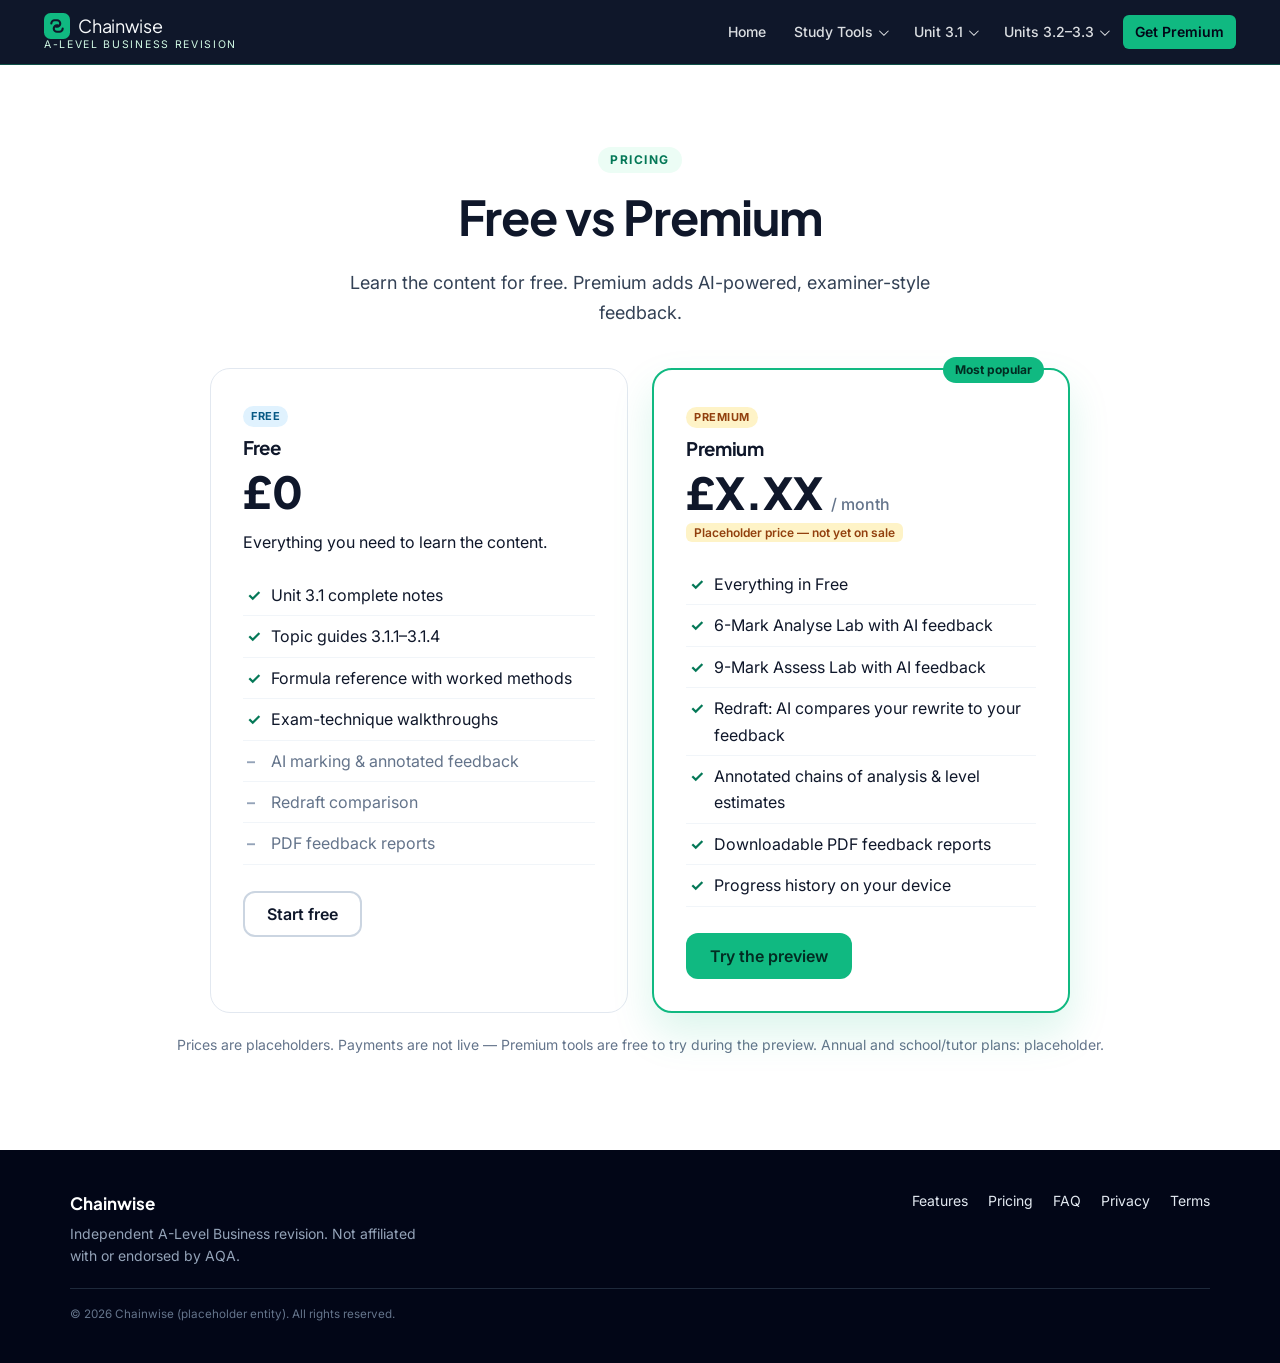
<file: pricing.html>
<!DOCTYPE html>
<html lang="en-GB">
<head>
<meta charset="utf-8">
<meta name="viewport" content="width=device-width, initial-scale=1">
<meta name="robots" content="noindex, nofollow">
<title>Pricing — Chainwise</title>
<meta name="description" content="Chainwise Free vs Premium plans.">
<link rel="icon" href="assets/favicon.svg" type="image/svg+xml">
<link rel="preconnect" href="https://fonts.googleapis.com"><link href="https://fonts.googleapis.com/css2?family=Plus+Jakarta+Sans:wght@500;600;700;800&family=Inter:wght@400;500;600;700&display=swap" rel="stylesheet">
<link rel="stylesheet" href="assets/site.css">
<link rel="stylesheet" href="assets/brand.css">
</head>
<body>
<main id="main">
<section aria-labelledby="p-h"><div class="wrap center"><span class="eyebrow">Pricing</span><h1 id="p-h" style="font-size:clamp(32px,5vw,48px)">Free vs Premium</h1><p class="lead">Learn the content for free. Premium adds AI-powered, examiner-style feedback.</p></div><div class="wrap"><div class="prices">
 <article class="price" aria-labelledby="pf">
  <span class="tag tag-f">Free</span><h3 id="pf">Free</h3>
  <div class="amt">£0</div><p>Everything you need to learn the content.</p>
  <ul><li>Unit 3.1 complete notes</li><li>Topic guides 3.1.1–3.1.4</li><li>Formula reference with worked methods</li><li>Exam-technique walkthroughs</li><li class="no">AI marking &amp; annotated feedback</li><li class="no">Redraft comparison</li><li class="no">PDF feedback reports</li></ul>
  <a class="btn btn-o" href="unit31/index.html">Start free</a>
 </article>
 <article class="price feat" aria-labelledby="pp">
  <span class="ribbon">Most popular</span><span class="tag tag-p">Premium</span><h3 id="pp">Premium</h3>
  <div class="amt">£X.XX <small>/ month</small></div><span class="ph">Placeholder price — not yet on sale</span>
  <ul><li>Everything in Free</li><li>6-Mark Analyse Lab with AI feedback</li><li>9-Mark Assess Lab with AI feedback</li><li>Redraft: AI compares your rewrite to your feedback</li><li>Annotated chains of analysis &amp; level estimates</li><li>Downloadable PDF feedback reports</li><li>Progress history on your device</li></ul>
  <a class="btn btn-p" href="six_marker_lab.html">Try the preview</a>
 </article>
</div>
<p class="note">Prices are placeholders. Payments are not live — Premium tools are free to try during the preview. Annual and school/tutor plans: placeholder.</p></div></section>
</main>
<script src="assets/site.js" data-root=""></script>
</body>
</html>
</file>
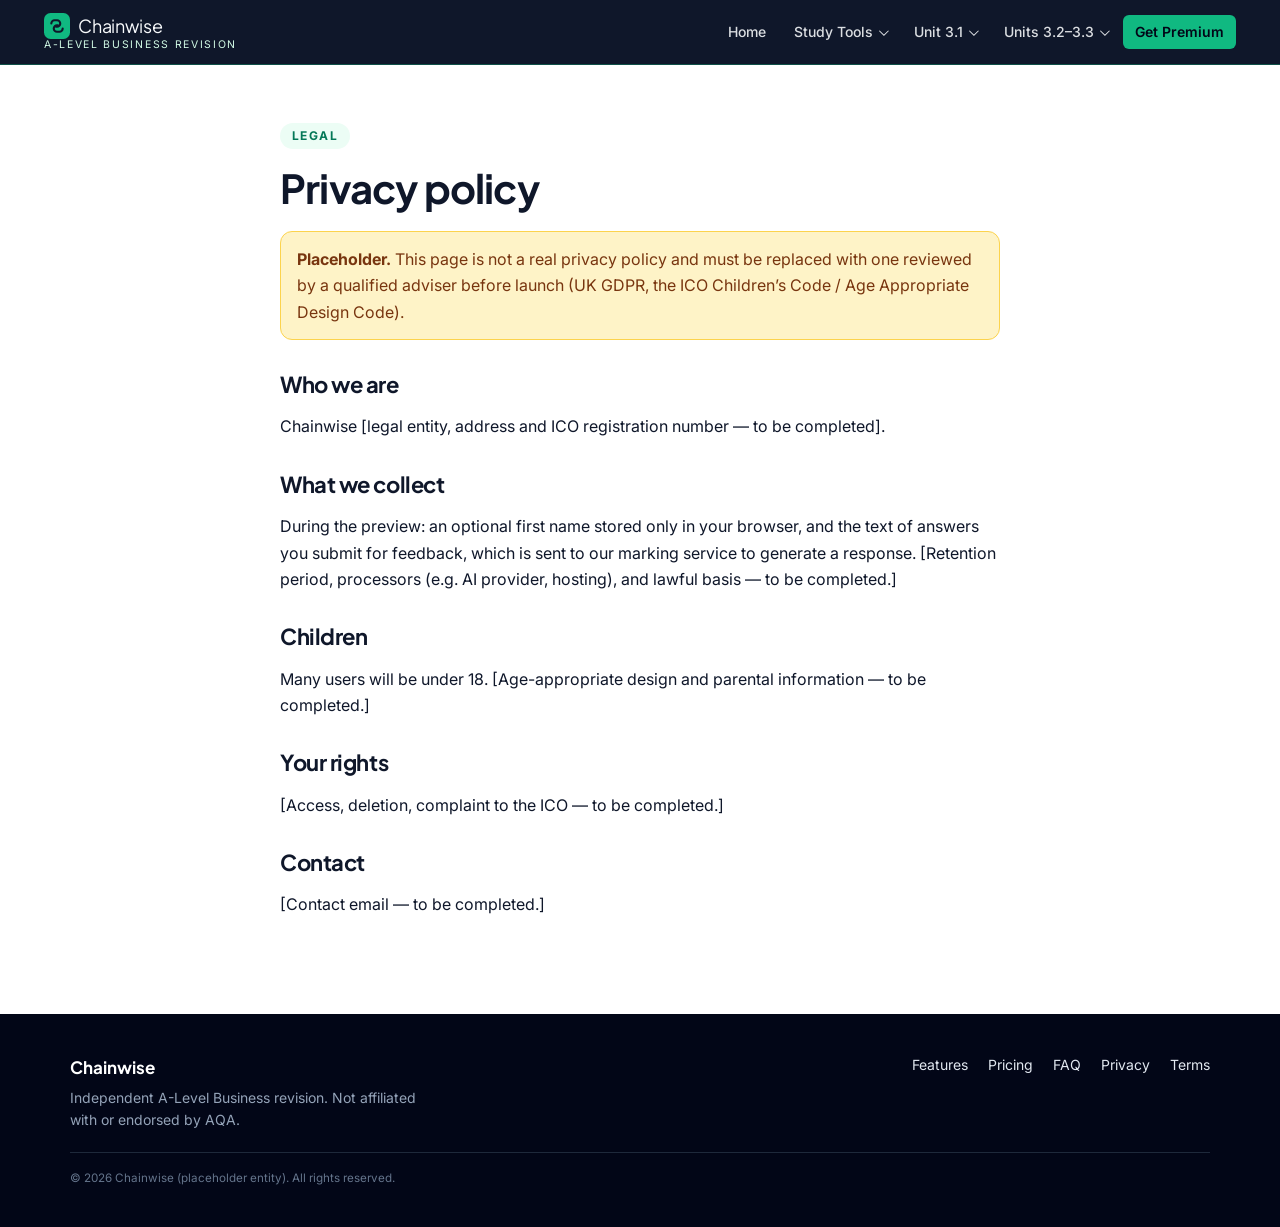
<file: privacy.html>
<!DOCTYPE html>
<html lang="en-GB">
<head>
<meta charset="utf-8">
<meta name="viewport" content="width=device-width, initial-scale=1">
<meta name="robots" content="noindex, nofollow">
<title>Privacy policy (placeholder) — Chainwise</title>
<meta name="description" content="Chainwise privacy policy placeholder.">
<link rel="icon" href="assets/favicon.svg" type="image/svg+xml">
<link rel="preconnect" href="https://fonts.googleapis.com"><link href="https://fonts.googleapis.com/css2?family=Plus+Jakarta+Sans:wght@500;600;700;800&family=Inter:wght@400;500;600;700&display=swap" rel="stylesheet">
<link rel="stylesheet" href="assets/site.css">
<link rel="stylesheet" href="assets/brand.css">
</head>
<body>
<main id="main">
<article class="doc"><span class="eyebrow">Legal</span><h1>Privacy policy</h1>
<p class="warn"><strong>Placeholder.</strong> This page is not a real privacy policy and must be replaced with one reviewed by a qualified adviser before launch (UK GDPR, the ICO Children’s Code / Age Appropriate Design Code).</p>
<h2>Who we are</h2><p>Chainwise [legal entity, address and ICO registration number — to be completed].</p>
<h2>What we collect</h2><p>During the preview: an optional first name stored only in your browser, and the text of answers you submit for feedback, which is sent to our marking service to generate a response. [Retention period, processors (e.g. AI provider, hosting), and lawful basis — to be completed.]</p>
<h2>Children</h2><p>Many users will be under 18. [Age-appropriate design and parental information — to be completed.]</p>
<h2>Your rights</h2><p>[Access, deletion, complaint to the ICO — to be completed.]</p>
<h2>Contact</h2><p>[Contact email — to be completed.]</p></article>
</main>
<script src="assets/site.js" data-root=""></script>
</body>
</html>
</file>
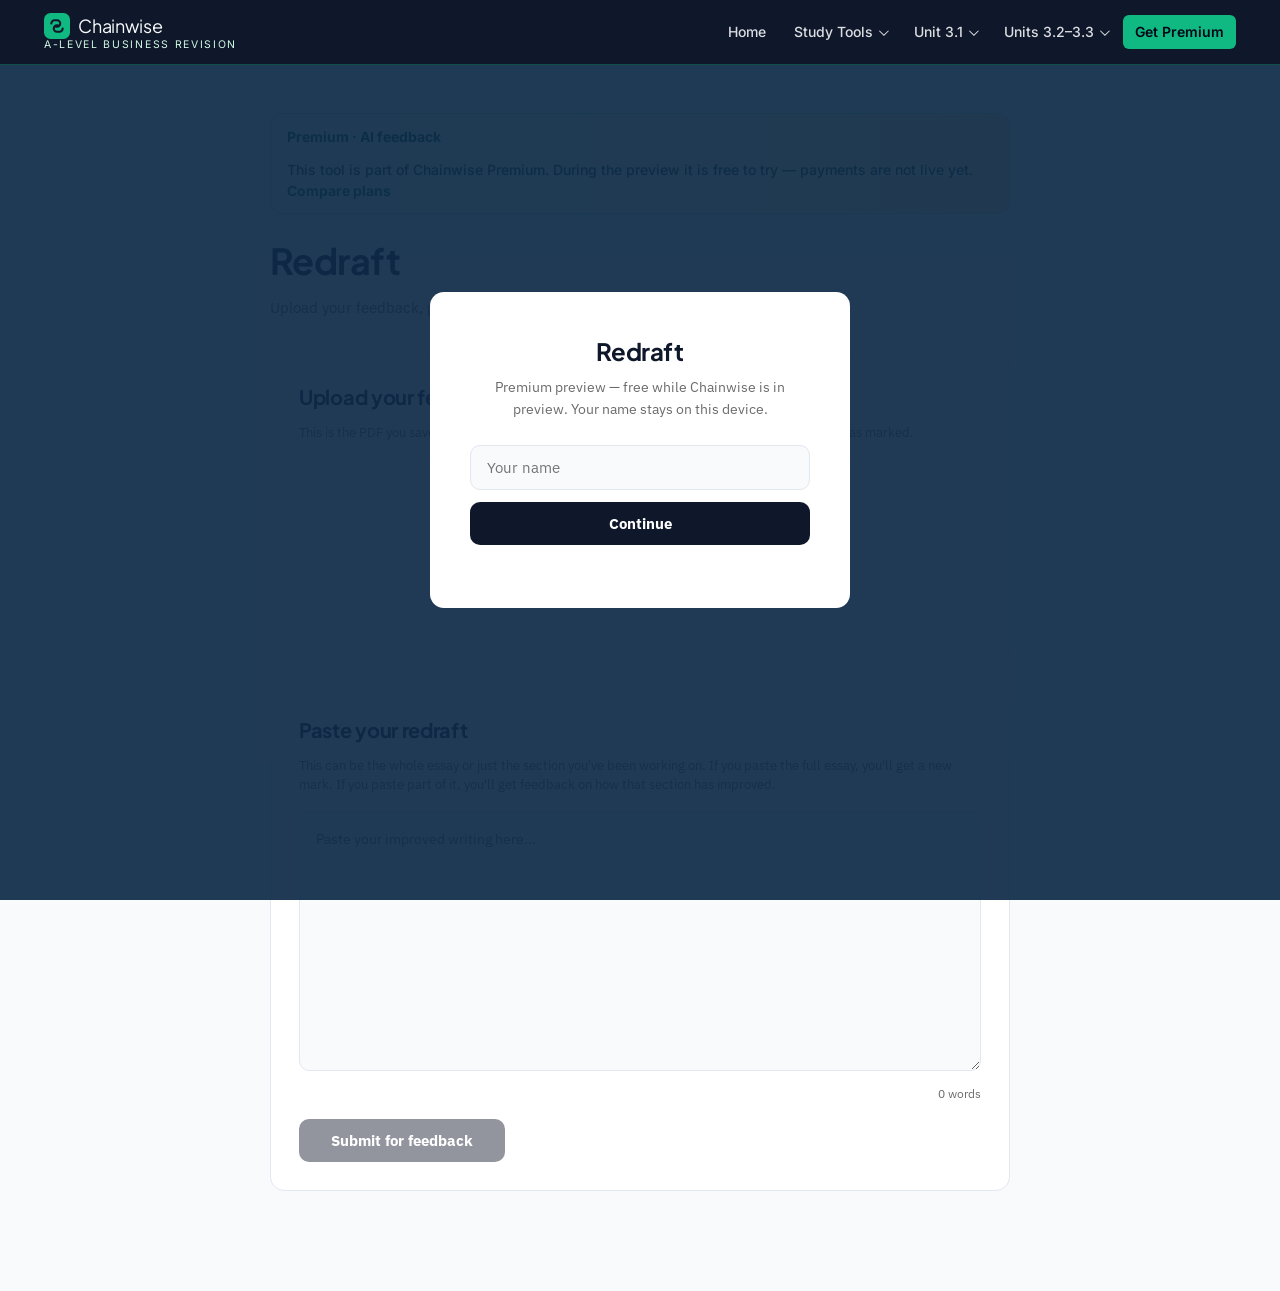
<file: redraft.html>
<!DOCTYPE html>
<html lang="en">
<head>
<meta charset="utf-8"/>
<meta name="viewport" content="width=device-width,initial-scale=1"/>
<title>Redraft — AQA A-Level Business — Chainwise</title>
<link href="https://fonts.googleapis.com/css2?family=DM+Serif+Display&family=IBM+Plex+Sans:wght@400;500;600;700&display=swap" rel="stylesheet"/>
<style>
:root{
  --navy:#0E2A47;--navy-deep:#081A2E;--navy-soft:#1F3F63;
  --gold:#B08A3E;--gold-soft:#D4B570;
  --parchment:#FAF7F1;--parchment-warm:#F3ECDB;--paper:#fff;
  --ink:#1A1A1A;--ink-soft:#444;--muted:#6B6B6B;
  --rule:#E5DFD2;
  --green:#16a34a;--green-bg:#f0fdf4;--green-border:#bbf7d0;
  --red:#dc2626;--red-bg:#fef2f2;--red-border:#fecaca;
  --amber:#d97706;--amber-bg:#fffbeb;--amber-border:#fde68a;
  --blue:#2563eb;--blue-bg:#eff6ff;--blue-border:#bfdbfe;
}
*{box-sizing:border-box;margin:0;padding:0}
body{font-family:'IBM Plex Sans',system-ui,sans-serif;background:var(--parchment);color:var(--ink);line-height:1.6}
a{color:var(--navy);text-decoration:none}
button{font-family:inherit;cursor:pointer}

/* Layout */
.layout{display:grid;grid-template-columns:300px 1fr;min-height:100vh}
aside{background:var(--navy);color:#c8d4e6;padding:28px 22px;position:sticky;top:0;height:100vh;overflow-y:auto;display:flex;flex-direction:column;border-right:3px solid var(--navy-deep)}
.sidebar-brand{margin-bottom:24px;padding-bottom:18px;border-bottom:1px solid rgba(255,255,255,.1)}
.sidebar-brand h1{font-family:'DM Serif Display',serif;font-size:20px;color:white;line-height:1.3}
.sidebar-brand p{font-size:12px;color:var(--gold-soft);margin-top:4px;font-style:italic}
aside h2{font-size:11px;text-transform:uppercase;letter-spacing:.12em;color:var(--gold);margin:18px 0 8px;font-weight:700}
aside a{display:block;color:#c8d4e6;padding:8px 12px;border-radius:8px;font-size:14px;font-weight:500;transition:.15s}
aside a:hover{background:rgba(255,255,255,.07);color:white}
aside a.active{background:rgba(255,255,255,.1);color:white;font-weight:700}
.sidebar-footer{margin-top:auto;padding-top:18px;border-top:1px solid rgba(255,255,255,.08);font-size:11px;color:#8a9bb5;line-height:1.5}
.sidebar-footer strong{display:block;color:var(--gold-soft);font-size:12px;margin-bottom:2px}
.hamburger{display:none;position:fixed;top:14px;left:14px;z-index:200;background:var(--navy);color:white;border:0;width:44px;height:44px;border-radius:10px;font-size:20px}
.scrim{display:none;position:fixed;inset:0;background:rgba(0,0,0,.4);z-index:99}

main{max-width:820px;margin:0 auto;padding:48px 40px 80px}
main h1{font-family:'DM Serif Display',serif;font-size:36px;color:var(--navy);margin-bottom:6px}
.subtitle{font-size:15px;color:var(--muted);margin-bottom:32px}

/* Login overlay */
.login-overlay{position:fixed;inset:0;background:rgba(14,42,71,.92);z-index:200;display:flex;align-items:center;justify-content:center}
.login-box{background:var(--paper);border-radius:14px;padding:40px;width:min(420px,90vw);text-align:center}
.login-box h2{font-family:'DM Serif Display',serif;font-size:24px;color:var(--navy);margin-bottom:6px}
.login-box .login-sub{font-size:14px;color:var(--muted);margin-bottom:24px}
.login-box input{width:100%;padding:12px 16px;border:1.5px solid var(--rule);border-radius:10px;font-size:15px;font-family:inherit;margin-bottom:12px;background:var(--parchment)}
.login-box input:focus{outline:none;border-color:var(--gold)}
.login-box button{width:100%;padding:12px;background:var(--navy);color:white;border:none;border-radius:10px;font-size:15px;font-weight:700;cursor:pointer;font-family:inherit}
.login-box button:hover{background:var(--navy-soft)}
.login-box .err{color:var(--red);font-size:13px;margin-top:8px;min-height:1.2em}

/* Cards */
.card{background:var(--paper);border:1px solid var(--rule);border-radius:14px;padding:28px;margin-bottom:20px}
.card h3{font-family:'DM Serif Display',serif;font-size:20px;color:var(--navy);margin-bottom:10px}
.card .card-hint{font-size:13px;color:var(--muted);margin-bottom:16px;line-height:1.5}

/* Upload area */
.upload-zone{border:2px dashed var(--rule);border-radius:12px;padding:36px 24px;text-align:center;cursor:pointer;transition:border-color .2s,background .2s}
.upload-zone:hover,.upload-zone.dragover{border-color:var(--gold);background:var(--parchment-warm)}
.upload-zone .icon{font-size:28px;margin-bottom:8px;color:var(--navy)}
.upload-zone p{font-size:14px;color:var(--muted);margin-top:4px}
.upload-zone p strong{color:var(--ink)}
.upload-zone input{display:none}
.file-name{font-size:14px;color:var(--navy);font-weight:600;margin-top:12px}

/* Essay textarea */
.essay-area{width:100%;min-height:260px;padding:16px;border:1.5px solid var(--rule);border-radius:10px;font-family:'IBM Plex Sans',sans-serif;font-size:14px;line-height:1.7;resize:vertical;background:var(--parchment)}
.essay-area:focus{outline:none;border-color:var(--gold)}
.word-count{text-align:right;font-size:12px;color:var(--muted);margin-top:6px;margin-bottom:16px}

.submit-btn{padding:12px 32px;background:var(--navy);color:white;border:none;border-radius:10px;font-size:15px;font-weight:700;cursor:pointer;font-family:inherit}
.submit-btn:hover{background:var(--navy-soft)}
.submit-btn:disabled{opacity:.45;cursor:not-allowed}

/* Loading */
.loading{text-align:center;padding:48px 20px}
.loading .spinner{width:40px;height:40px;border:3px solid var(--rule);border-top-color:var(--gold);border-radius:50%;animation:spin .8s linear infinite;margin:0 auto 16px}
@keyframes spin{to{transform:rotate(360deg)}}
.loading p{font-size:14px;color:var(--muted)}

/* Feedback cards */
.feedback-card{padding:20px;border-radius:10px;margin-bottom:12px}
.feedback-card.improved{background:var(--green-bg);border:1px solid var(--green-border)}
.feedback-card.partial{background:var(--amber-bg);border:1px solid var(--amber-border)}
.feedback-card.not-yet{background:var(--red-bg);border:1px solid var(--red-border)}
.feedback-card .status-label{font-weight:700;font-size:14px;margin-bottom:4px}
.feedback-card.improved .status-label{color:var(--green)}
.feedback-card.partial .status-label{color:var(--amber)}
.feedback-card.not-yet .status-label{color:var(--red)}
.feedback-card p{font-size:14px;line-height:1.55}

.strength-card{background:var(--blue-bg);border:1px solid var(--blue-border);padding:20px;border-radius:10px;margin-bottom:12px}
.strength-card h4{font-size:14px;font-weight:700;color:var(--blue);margin-bottom:4px}
.strength-card p{font-size:14px}

.mark-comparison{display:flex;gap:24px;align-items:center;justify-content:center;padding:24px;background:var(--parchment);border:1px solid var(--rule);border-radius:12px;margin-bottom:20px}
.mark-box{text-align:center}
.mark-box .label{font-size:11px;color:var(--muted);text-transform:uppercase;letter-spacing:.06em;margin-bottom:4px;font-weight:600}
.mark-box .mark{font-family:'DM Serif Display',serif;font-size:32px;color:var(--navy)}
.mark-arrow{font-size:24px;color:var(--gold)}
.mark-box.new .mark{color:var(--green)}

.overall-box{padding:20px;background:var(--parchment-warm);border-radius:10px;margin-top:12px}
.overall-box p{font-size:14px}

.try-again{margin-top:24px;text-align:center}
.try-again button{padding:12px 28px;background:var(--parchment-warm);color:var(--navy);border:1px solid var(--rule);border-radius:10px;font-size:14px;font-weight:700;cursor:pointer;font-family:inherit}
.try-again button:hover{background:var(--rule)}

.hidden{display:none!important}

/* Responsive */
@media(max-width:900px){
  .layout{grid-template-columns:1fr}
  aside{position:fixed;left:-320px;z-index:100;width:300px;transition:.3s}
  aside.open{left:0}
  .hamburger{display:grid;place-items:center}
  .scrim.show{display:block;z-index:99}
  main{padding:32px 18px 60px}
  main h1{font-size:28px}
  .mark-comparison{flex-direction:column;gap:12px}
}
</style>
<meta name="robots" content="noindex, nofollow">
<link rel="preconnect" href="https://fonts.googleapis.com"><link href="https://fonts.googleapis.com/css2?family=Plus+Jakarta+Sans:wght@500;600;700;800&family=Inter:wght@400;500;600;700&display=swap" rel="stylesheet">
<link rel="stylesheet" href="assets/site.css">
<link rel="icon" href="assets/favicon.svg" type="image/svg+xml">
</head>
<body>
<button class="hamburger" id="menuBtn" aria-label="Open menu">&#9776;</button>
<div class="scrim" id="scrim"></div>
<div class="layout">

<!-- Sidebar -->
<aside id="sidebar">
  <div class="sidebar-brand">
    <h1>A-Level Business</h1>
    <p>Chainwise Premium</p>
  </div>
  <h2>Overview</h2>
  <a href="index.html">Home</a>
  <h2>Study Tools</h2>
  <a href="six_marker_lab.html">6-Mark Analyse Lab</a>
  <a href="nine_mark_lab.html">9-Mark Assess Lab</a>
  <a href="#" style="opacity:.5">15-Mark Evaluate Lab</a>
  <a href="redraft.html" class="active">Redraft</a>
  <a href="#" style="opacity:.5">Calculations</a>
  <a href="#" style="opacity:.5">Knowledge Quiz</a>
  <h2>Specification Units</h2>
  <a href="unit31/">3.1 Marketing &amp; finance</a>
  <a href="#" style="opacity:.5">3.2 People &amp; operations</a>
  <a href="#" style="opacity:.5">3.3 Strategy &amp; change</a>
  <h2>Resources</h2>
  <a href="#" style="opacity:.5">Sample papers</a>
  <a href="#" style="opacity:.5">Formula sheet</a>
  <div class="sidebar-footer">
    <strong>Chainwise</strong>
    AQA A-Level Business (7138)<br>
    First teaching September 2026
  </div>
</aside>

<!-- Login -->
<div class="login-overlay" id="loginOverlay">
  <div class="login-box">
    <h2>Redraft</h2>
    <p class="login-sub">Premium preview — free while Chainwise is in preview. Your name stays on this device.</p>
    <input type="text" id="loginName" placeholder="Your name" autocomplete="off"/>
    <input type="hidden" id="examNum" value="local"/>
    <button onclick="doLogin()">Continue</button>
    <div class="err" id="loginErr"></div>
  </div>
</div>

<!-- Main -->
<main id="mainContent">
<div class="cw-prem" role="note"><strong>Premium · AI feedback</strong><span>This tool is part of Chainwise Premium. During the preview it is free to try — payments are not live yet. <a href="pricing.html">Compare plans</a></span></div>
  <h1>Redraft</h1>
  <p class="subtitle">Upload your feedback, paste your improved work, and see how you've developed.</p>

  <!-- Step 1: Upload + paste -->
  <div id="step1">
    <div class="card">
      <h3>Upload your feedback PDF</h3>
      <p class="card-hint">This is the PDF you saved from the 6-Mark Analyse Lab or 9-Mark Assess Lab after your essay was marked.</p>
      <div class="upload-zone" id="uploadZone">
        <div class="icon">&#128196;</div>
        <p><strong>Tap to choose a file</strong> or drag it here</p>
        <p>PDF only &middot; 10 MB maximum</p>
        <input type="file" id="pdfInput" accept=".pdf"/>
      </div>
      <div class="file-name hidden" id="fileName"></div>
    </div>

    <div class="card">
      <h3>Paste your redraft</h3>
      <p class="card-hint">This can be the whole essay or just the section you've been working on. If you paste the full essay, you'll get a new mark. If you paste part of it, you'll get feedback on how that section has improved.</p>
      <textarea class="essay-area" id="redraftText" placeholder="Paste your improved writing here..."></textarea>
      <div class="word-count" id="wordCount">0 words</div>
      <button class="submit-btn" id="submitBtn" onclick="submitRedraft()" disabled>Submit for feedback</button>
    </div>
  </div>

  <!-- Loading -->
  <div class="hidden" id="loadingState">
    <div class="loading">
      <div class="spinner"></div>
      <p id="loadingMsg">Reading your feedback PDF...</p>
    </div>
  </div>

  <!-- Step 2: Results -->
  <div class="hidden" id="step2">
    <div class="card hidden" id="markCard">
      <h3>Your marks</h3>
      <div class="mark-comparison" id="markComparison"></div>
    </div>

    <div class="card">
      <h3>What's changed?</h3>
      <div id="improvementCards"></div>
    </div>

    <div class="card" id="newFeedbackCard">
      <h3>What to do next</h3>
      <div id="newFeedback"></div>
    </div>

    <div class="try-again">
      <button onclick="resetPage()">Redraft another piece of work</button>
    </div>
  </div>
</main>
</div>

<script>
// TODO(own brand): replace with a Chainwise-owned marking endpoint before launch
const WORKER_URL = 'https://nishkam-marker.j-kerrisk.workers.dev';

let currentStudent = null;
let pdfBase64 = null;
let pdfFileName = '';

/* ── Mobile menu ── */
const menuBtn = document.getElementById('menuBtn');
const sidebar = document.getElementById('sidebar');
const scrim = document.getElementById('scrim');
menuBtn.onclick = () => { sidebar.classList.toggle('open'); scrim.classList.toggle('show'); };
scrim.onclick = () => { sidebar.classList.remove('open'); scrim.classList.remove('show'); };

/* ── Login ── */
function doLogin(){
  const name = document.getElementById('loginName').value.trim();
  const num = document.getElementById('examNum').value.trim();
  const err = document.getElementById('loginErr');
  err.textContent = '';
  
  if(!num){ err.textContent = 'Please enter your exam number.'; return; }
  currentStudent = { examNum: num, name: name||'Student' };
  document.getElementById('loginOverlay').classList.add('hidden');
}
document.getElementById('examNum').addEventListener('keydown', e => { if(e.key === 'Enter') doLogin(); });

/* ── File upload ── */
const uploadZone = document.getElementById('uploadZone');
const pdfInput = document.getElementById('pdfInput');

uploadZone.addEventListener('click', () => pdfInput.click());
uploadZone.addEventListener('dragover', e => { e.preventDefault(); uploadZone.classList.add('dragover'); });
uploadZone.addEventListener('dragleave', () => uploadZone.classList.remove('dragover'));
uploadZone.addEventListener('drop', e => {
  e.preventDefault();
  uploadZone.classList.remove('dragover');
  if(e.dataTransfer.files.length) handleFile(e.dataTransfer.files[0]);
});
pdfInput.addEventListener('change', e => { if(e.target.files.length) handleFile(e.target.files[0]); });

function handleFile(file){
  if(file.type !== 'application/pdf'){ alert('Please upload a PDF file.'); return; }
  if(file.size > 10 * 1024 * 1024){ alert('File is too large. Maximum 10 MB.'); return; }
  pdfFileName = file.name;
  const reader = new FileReader();
  reader.onload = function(e){
    pdfBase64 = e.target.result.split(',')[1];
    document.getElementById('fileName').textContent = file.name;
    document.getElementById('fileName').classList.remove('hidden');
    uploadZone.style.borderColor = 'var(--green)';
    uploadZone.style.background = 'var(--green-bg)';
    checkReady();
  };
  reader.readAsDataURL(file);
}

/* ── Word count + readiness ── */
const redraftText = document.getElementById('redraftText');
redraftText.addEventListener('input', function(){
  const words = this.value.trim().split(/\s+/).filter(w => w.length > 0).length;
  document.getElementById('wordCount').textContent = words + ' word' + (words !== 1 ? 's' : '');
  checkReady();
});

function checkReady(){
  const words = redraftText.value.trim().split(/\s+/).filter(w => w.length > 0).length;
  document.getElementById('submitBtn').disabled = !(pdfBase64 && words >= 30);
}

/* ── Submit ── */
async function submitRedraft(){
  const essay = redraftText.value.trim();
  const words = essay.split(/\s+/).filter(w => w.length > 0).length;
  if(!pdfBase64 || words < 30) return;

  document.getElementById('step1').classList.add('hidden');
  document.getElementById('loadingState').classList.remove('hidden');

  const isFullEssay = words >= 200;

  const msgs = ['Reading your feedback PDF...', 'Comparing with your original work...', 'Writing your feedback...'];
  let mi = 0;
  const interval = setInterval(() => {
    mi = Math.min(mi + 1, msgs.length - 1);
    document.getElementById('loadingMsg').textContent = msgs[mi];
  }, 3500);

  const systemPrompt = `You are an experienced AQA A-Level Business Studies teacher and experienced examiner. A student has uploaded their original essay feedback (as a PDF) and pasted a redrafted version of their work.

YOUR TASK:
1. Read the PDF carefully. It contains the student's original essay, the mark and level they received, what they did well, what they needed to improve, and a rewritten section showing how part of their essay could have been better.
2. Read the student's redraft.
3. Compare the two and give clear, specific feedback.

${isFullEssay ? `FULL ESSAY DETECTED (${words} words):
- This looks like a complete redrafted essay.
- Mark it against the AQA 7138 mark scheme for the question shown in the PDF.
- Award a mark and level. Be fair — do not inflate just because it is a redraft.
- Then assess whether the student acted on the original feedback.` :

`PARTIAL REDRAFT DETECTED (${words} words):
- The student has redrafted a section, not the whole essay.
- Do NOT award an overall mark or level.
- Instead, focus entirely on whether this section has improved compared to the original.
- Compare it directly to the rewritten version from the PDF if one was provided.
- Be specific about what is better and what still needs work.`}

LANGUAGE RULES:
- Write as a teacher would speak to a Year 12 student.
- Keep sentences short and clear.
- Use AQA Business terminology where appropriate (e.g. analytical chains, application, evaluation, Porter's Five Forces, Ansoff's Matrix, Boston Matrix).
- Do NOT use the word "mechanism" anywhere.
- Do NOT use phrases like "causal chain", "endpoint discipline" or "contextual integration".
- Instead say things like: "Your argument needs another step to reach the endpoint", "Link this back to the question", "Use the case study here", "This is where you need to explain why".
- When quoting the student's work, keep it brief and natural.
- Do not over-praise. Be honest and constructive.

Respond ONLY with valid JSON:

${isFullEssay ? `{
  "type": "full",
  "original_mark": "the mark from the PDF, e.g. 5 / 9",
  "original_level": "the level from the PDF",
  "new_mark": "your mark for the redraft, e.g. 7 / 9",
  "new_level": "your level for the redraft",
  "improvements": [
    {
      "area": "short label, e.g. Application, Analytical chains, Evaluation",
      "status": "improved | partially | not_addressed",
      "comment": "1-2 sentences explaining what changed or didn't"
    }
  ],
  "what_is_better": "1-2 sentences on the strongest improvement in this redraft",
  "still_to_work_on": "1-2 sentences on the most important remaining weakness",
  "overall": "2-3 sentences summarising progress and what to focus on next"
}` : `{
  "type": "partial",
  "improvements": [
    {
      "area": "short label, e.g. Application, Analytical chains, Evaluation",
      "status": "improved | partially | not_addressed",
      "comment": "1-2 sentences explaining what changed or didn't"
    }
  ],
  "what_is_better": "1-2 sentences on the strongest improvement in this section",
  "still_to_work_on": "1-2 sentences on what still needs work in this section",
  "overall": "2-3 sentences summarising how this section has developed"
}`}`;

  try {
    const response = await fetch(WORKER_URL, {
      method: 'POST',
      headers: { 'Content-Type': 'application/json' },
      body: JSON.stringify({
        model: 'claude-sonnet-4-6',
        max_tokens: 2500,
        system: systemPrompt,
        messages: [{
          role: 'user',
          content: [
            { type: 'document', source: { type: 'base64', media_type: 'application/pdf', data: pdfBase64 }},
            { type: 'text', text: 'Here is my redrafted work:\n\n' + essay }
          ]
        }]
      })
    });

    const data = await response.json();
    let txt = data.content ? data.content.map(c => c.text || '').join('') : '';
    txt = txt.replace(/```json\s*/g, '').replace(/```\s*/g, '').trim();

    const result = JSON.parse(txt);
    clearInterval(interval);

    logRedraft(result, isFullEssay);
    showFeedback(result);

  } catch(e){
    clearInterval(interval);
    console.error('Error:', e);
    document.getElementById('loadingState').classList.add('hidden');
    document.getElementById('step1').classList.remove('hidden');
    alert('Something went wrong. Please try again.');
  }
}

/* ── Display feedback ── */
function showFeedback(r){
  document.getElementById('loadingState').classList.add('hidden');
  document.getElementById('step2').classList.remove('hidden');

  // Mark comparison — only for full essays
  if(r.type === 'full' && r.new_mark){
    const mc = document.getElementById('markCard');
    mc.classList.remove('hidden');
    document.getElementById('markComparison').innerHTML = `
      <div class="mark-box">
        <div class="label">Original</div>
        <div class="mark">${r.original_mark || '—'}</div>
        <div class="label">${r.original_level || ''}</div>
      </div>
      <div class="mark-arrow">&rarr;</div>
      <div class="mark-box new">
        <div class="label">Redraft</div>
        <div class="mark">${r.new_mark}</div>
        <div class="label">${r.new_level || ''}</div>
      </div>`;
  }

  // Improvement cards
  const ic = document.getElementById('improvementCards');
  const statusMap = {
    'improved':      { css: 'improved', label: 'Improved' },
    'partially':     { css: 'partial',  label: 'Getting there' },
    'not_addressed': { css: 'not-yet',  label: 'Not yet addressed' }
  };

  let html = '';
  if(r.improvements && r.improvements.length){
    r.improvements.forEach(imp => {
      const s = statusMap[imp.status] || statusMap['partially'];
      html += `<div class="feedback-card ${s.css}">
        <div class="status-label">${imp.area} — ${s.label}</div>
        <p>${imp.comment}</p>
      </div>`;
    });
  }
  ic.innerHTML = html;

  // Strengths + next steps
  let nf = '';
  if(r.what_is_better){
    nf += `<div class="strength-card"><h4>What's stronger</h4><p>${r.what_is_better}</p></div>`;
  }
  if(r.still_to_work_on){
    nf += `<div class="feedback-card partial"><div class="status-label">Still to work on</div><p>${r.still_to_work_on}</p></div>`;
  }
  if(r.overall){
    nf += `<div class="overall-box"><p>${r.overall}</p></div>`;
  }
  document.getElementById('newFeedback').innerHTML = nf;
}

/* ── Log to sheet ── */
function logRedraft(r, isFull){ /* school tracking sheet removed: no student data leaves the device */ }

/* ── Reset ── */
function resetPage(){
  pdfBase64 = null;
  pdfFileName = '';
  document.getElementById('step1').classList.remove('hidden');
  document.getElementById('step2').classList.add('hidden');
  document.getElementById('markCard').classList.add('hidden');
  document.getElementById('redraftText').value = '';
  document.getElementById('wordCount').textContent = '0 words';
  document.getElementById('submitBtn').disabled = true;
  document.getElementById('fileName').classList.add('hidden');
  const uz = document.getElementById('uploadZone');
  uz.style.borderColor = '';
  uz.style.background = '';
  document.getElementById('pdfInput').value = '';
}
</script>
<script src="assets/site.js" data-root=""></script>
</body>
</html>
</file>
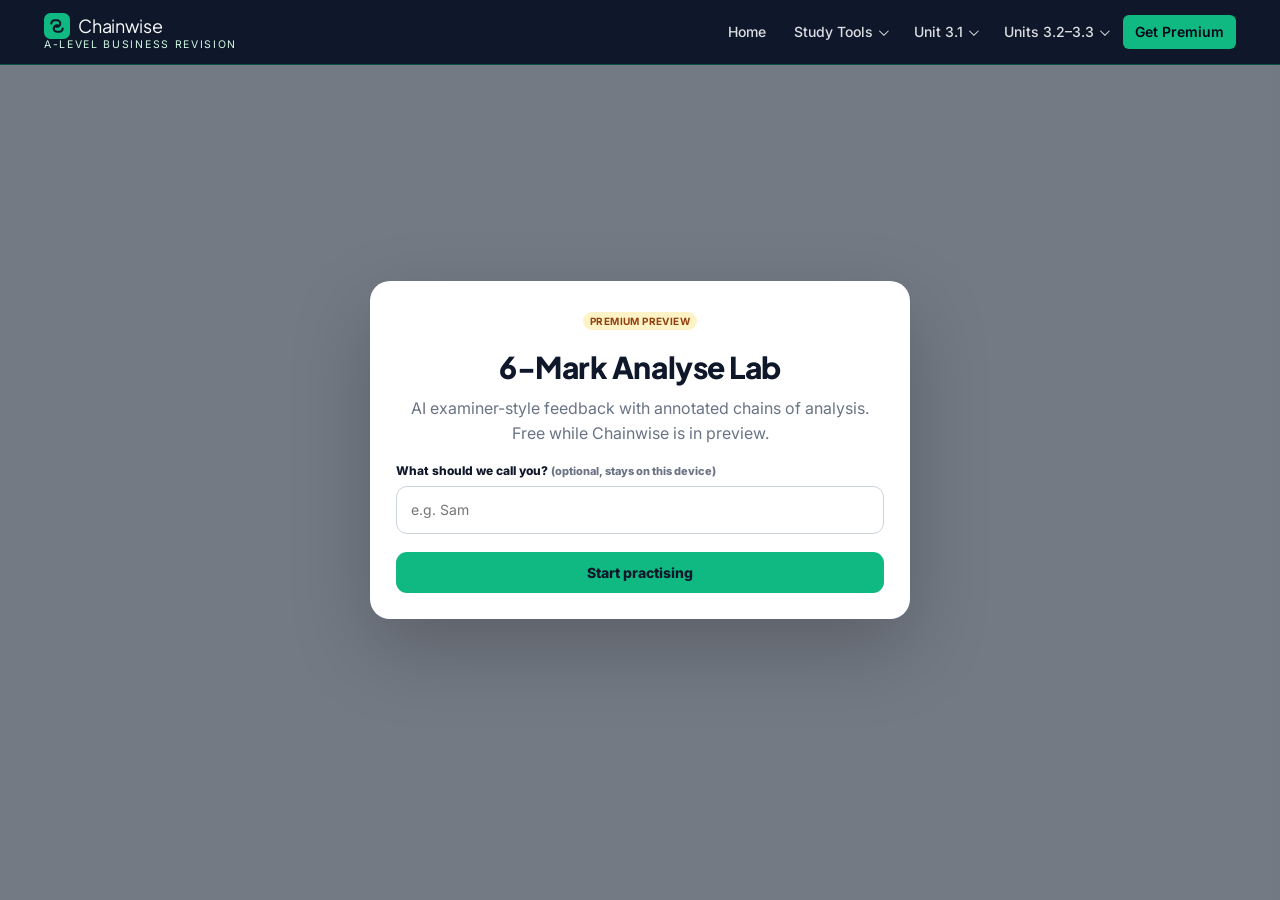
<file: six_marker_lab.html>
<!DOCTYPE html>
<html lang="en">
<head>
<meta charset="utf-8"/>
<meta name="viewport" content="width=device-width,initial-scale=1"/>
<title>6-Mark Analyse Lab — AQA A-Level Business</title>
<link href="https://fonts.googleapis.com/css2?family=Inter:wght@400;500;600;700;800;900&display=swap" rel="stylesheet"/>
<script src="jspdf.umd.min.js" defer></script>
<style>
:root{
  --navy:#0d1b34;--navy2:#172a4a;--gold:#eeb834;--gold-soft:#fff8e5;
  --blue:#3a69b4;--green:#288566;--red:#be4848;--cream:#f8f6f0;
  --ink:#191f2a;--muted:#6a7485;--line:#dfe4ea;--white:#fff;--soft:#f3f5f8;
  --shadow:0 12px 30px rgba(13,27,52,.08);--radius:16px;
  --ao1:#534AB7;--ao1-bg:#EEEDFE;
  --ao2:#185FA5;--ao2-bg:#E6F1FB;
  --ao3:#E65100;--ao3-bg:#FFF3E0;
  --weak:#C62828;--weak-bg:#FFEBEE;
}
*{box-sizing:border-box;margin:0}
body{font-family:'Inter',system-ui,sans-serif;background:var(--cream);color:var(--ink);line-height:1.55}
button{font-family:inherit;cursor:pointer}
a{color:var(--blue);text-decoration:none}
.app{min-height:100vh;display:grid;grid-template-columns:260px 1fr}
aside{background:linear-gradient(180deg,var(--navy),#112442 70%);color:white;padding:24px 18px;position:sticky;top:0;height:100vh;display:flex;flex-direction:column}
main{padding:32px 38px 80px;max-width:1500px;width:100%;overflow-x:hidden}
.brand{display:flex;align-items:center;gap:12px;margin-bottom:28px}
.logo{width:46px;height:46px;border-radius:13px;background:var(--gold);display:grid;place-items:center;color:var(--navy);font-weight:900;font-size:18px;text-align:center;line-height:1.1}
.brand h1{font-size:16px;line-height:1.15;margin:0}.brand span{font-size:11px;color:#aebbd1;display:block;margin-top:2px}
nav{display:flex;flex-direction:column;gap:4px}
nav button{width:100%;border:0;background:transparent;color:#dbe4f2;padding:13px 14px;border-radius:11px;text-align:left;font-size:14px;font-weight:600;transition:.15s;display:flex;align-items:center;gap:10px}
nav button:hover{background:rgba(255,255,255,.08);color:white}
nav button.on{background:rgba(255,255,255,.12);color:white}
.side-card{margin-top:auto;padding:15px;border:1px solid rgba(255,255,255,.1);border-radius:14px;background:rgba(255,255,255,.04)}
.side-card .mini{font-size:10px;color:#b8c5d9;text-transform:uppercase;letter-spacing:.1em}
.student-tag{margin-top:16px;padding:10px 14px;border:1px solid rgba(255,255,255,.1);border-radius:10px;font-size:12px;color:#a4b3cc;display:flex;align-items:center;gap:8px}
.student-tag strong{color:var(--gold);font-size:13px}
.tab{display:none}.tab.on{display:block}
.eyebrow{font-size:11px;letter-spacing:.13em;text-transform:uppercase;color:var(--blue);font-weight:800}
h2{font-size:30px;font-weight:900;color:var(--navy);margin:5px 0 6px}
.sub{color:var(--muted);font-size:14px;line-height:1.5}
h3{font-size:18px;font-weight:800;color:var(--navy);margin:0 0 10px}
h4{font-size:14px;font-weight:700;color:var(--navy);margin:0 0 6px}
.topbar{display:flex;justify-content:space-between;align-items:flex-start;gap:18px;margin-bottom:24px}
.card{background:var(--white);border:1px solid var(--line);border-radius:var(--radius);padding:22px;box-shadow:var(--shadow);overflow:hidden;min-width:0}
.grid{display:grid;gap:18px}.g2{grid-template-columns:1fr 1fr}.g3{grid-template-columns:repeat(3,1fr)}
.mt{margin-top:18px}
label.fl{font-size:12px;font-weight:800;color:var(--navy);display:block;margin-bottom:6px}
input,textarea,select{width:100%;border:1px solid #ccd3dc;border-radius:11px;background:white;padding:12px 14px;font:inherit;font-size:14px;color:var(--ink);outline:0;transition:.15s}
input:focus,textarea:focus,select:focus{border-color:var(--blue);box-shadow:0 0 0 3px rgba(58,105,180,.12)}
textarea{min-height:220px;resize:vertical;line-height:1.7}
.btn{border:0;border-radius:11px;padding:12px 18px;font-weight:800;font-size:14px;transition:.15s}
.btn-p{background:var(--navy);color:white}.btn-p:hover{background:var(--navy2)}
.btn-g{background:var(--gold);color:var(--navy)}.btn-g:hover{filter:brightness(1.05)}
.btn-o{background:var(--soft);color:var(--navy);border:1px solid var(--line)}.btn-o:hover{background:#e8ebf0}
.btn-sm{padding:8px 13px;font-size:12px;border-radius:9px}
.row{display:flex;gap:10px;align-items:center;flex-wrap:wrap}
.tiny{font-size:11px;color:var(--muted)}.muted{color:var(--muted)}
/* Question list */
.qlist{display:grid;gap:8px;max-height:420px;overflow-y:auto;padding-right:6px}
.qopt{padding:12px 14px;border:1px solid var(--line);border-radius:12px;background:white;cursor:pointer;font-size:13px;line-height:1.5;text-align:left;transition:.15s;width:100%}
.qopt:hover{border-color:var(--blue);background:#f5f8fd}
.qopt.sel{border-color:var(--gold);background:var(--gold-soft);border-width:2px}
.qopt .qy{font-size:10px;font-weight:800;color:var(--muted);text-transform:uppercase;letter-spacing:.08em;margin-bottom:3px}
/* Upload */
.upload-zone{border:2px dashed var(--line);border-radius:14px;padding:30px;text-align:center;cursor:pointer;transition:.15s;background:var(--soft)}
.upload-zone:hover{border-color:var(--blue);background:#f0f4fb}
.upload-previews{display:flex;gap:8px;flex-wrap:wrap;margin-top:12px}
.upload-previews img{width:60px;height:80px;object-fit:cover;border-radius:8px;border:2px solid var(--line)}
/* Results */
.mark-num{font-size:64px;font-weight:900;color:var(--navy);letter-spacing:-.04em;line-height:1}
.mark-level{font-weight:900;font-size:18px;margin-top:8px}
.mark-bar{height:10px;border-radius:99px;background:#e9edf2;margin:14px auto 0;width:80%;overflow:hidden}
.mark-bar span{display:block;height:100%;border-radius:99px;transition:width .5s}
.kpi{font-size:34px;font-weight:900;color:var(--navy);line-height:1}
.al{padding:15px 16px;border-radius:12px;font-size:13px;line-height:1.6}
.al b{display:block;margin-bottom:3px;font-size:14px}
.al-r{background:#fff5f5;border-left:5px solid var(--red)}
.al-g{background:#f3faf6;border-left:5px solid var(--green)}
.al-y{background:#fffaf0;border-left:5px solid var(--gold)}
.al-b{background:#f0f5fc;border-left:5px solid var(--blue)}
/* Progress table */
.p-table{width:100%;border-collapse:collapse}
.p-table td,.p-table th{padding:11px 10px;border-bottom:1px solid var(--line);text-align:left;font-size:13px}
.p-table th{color:var(--muted);font-size:11px;text-transform:uppercase;letter-spacing:.06em;font-weight:700}
/* Spinner */
.spin{width:40px;height:40px;border:4px solid var(--line);border-top-color:var(--gold);border-radius:50%;animation:sp .7s linear infinite;margin:0 auto 14px}
@keyframes sp{to{transform:rotate(360deg)}}
/* Overlays */
.ov{position:fixed;inset:0;background:rgba(8,18,34,.55);display:none;place-items:center;z-index:100;padding:20px}
.ov.show{display:grid}
.modal{width:min(540px,100%);background:white;border-radius:20px;padding:26px;box-shadow:0 30px 80px rgba(0,0,0,.22)}
.ld{display:none;text-align:center;padding:50px 20px}.ld.show{display:block}
/* Annotated essay */
.anno-wrap{display:grid;grid-template-columns:1fr 240px;background:var(--white);border:1px solid var(--line);border-radius:var(--radius);overflow:hidden;box-shadow:var(--shadow)}
.anno-essay{padding:24px 28px;border-right:1px solid var(--line);line-height:2;font-size:14px}
.anno-sidebar{background:var(--soft);padding:20px 14px;position:relative}
.anno-label{font-size:10px;font-weight:800;color:var(--muted);text-transform:uppercase;letter-spacing:.1em;margin-bottom:14px}
.seg{padding:1px 3px;border-radius:3px;transition:background .2s}
.seg-ao1{background:var(--ao1-bg);border-bottom:2px solid var(--ao1)}
.seg-ao2{background:var(--ao2-bg);border-bottom:2px solid var(--ao2)}
.seg-ao3{background:var(--ao3-bg);border-bottom:2px solid var(--ao3)}
.seg-weak{background:var(--weak-bg);border-bottom:2px solid var(--weak)}
.seg:hover{filter:brightness(.95)}
.seg-num{display:inline-flex;align-items:center;justify-content:center;width:18px;height:18px;border-radius:50%;font-size:10px;font-weight:800;color:#fff;margin-right:3px;vertical-align:middle;line-height:1;flex-shrink:0}
.seg-ao1 .seg-num{background:var(--ao1)}.seg-ao2 .seg-num{background:var(--ao2)}.seg-ao3 .seg-num{background:var(--ao3)}.seg-weak .seg-num{background:var(--weak)}
.anno-num{display:inline-flex;align-items:center;justify-content:center;width:18px;height:18px;border-radius:50%;font-size:10px;font-weight:800;color:#fff;margin-right:5px;vertical-align:middle;flex-shrink:0}
.anno-note-ao1 .anno-num{background:var(--ao1)}.anno-note-ao2 .anno-num{background:var(--ao2)}.anno-note-ao3 .anno-num{background:var(--ao3)}.anno-note-weak .anno-num{background:var(--weak)}
.anno-note{border-radius:8px;padding:8px 10px;font-size:11px;line-height:1.5;color:#374151;margin-bottom:10px;border-left:3px solid transparent}
.anno-note .ao-tag{display:inline-block;font-size:9px;font-weight:800;text-transform:uppercase;letter-spacing:.5px;margin-bottom:2px}
.anno-note-ao1{background:var(--ao1-bg);border-left-color:var(--ao1)}.anno-note-ao1 .ao-tag{color:var(--ao1)}
.anno-note-ao2{background:var(--ao2-bg);border-left-color:var(--ao2)}.anno-note-ao2 .ao-tag{color:var(--ao2)}
.anno-note-ao3{background:var(--ao3-bg);border-left-color:var(--ao3)}.anno-note-ao3 .ao-tag{color:var(--ao3)}
.anno-note-weak{background:var(--weak-bg);border-left-color:var(--weak)}.anno-note-weak .ao-tag{color:var(--weak)}
.ao-key{display:flex;flex-wrap:wrap;gap:10px;font-size:12px;margin-bottom:18px}
.ao-key-item{display:flex;align-items:center;gap:6px}
.ao-key-swatch{width:14px;height:14px;border-radius:3px;border:2px solid}
/* Rewrite card */
.rewrite-card{background:var(--white);border:1px solid var(--line);border-radius:var(--radius);padding:22px;box-shadow:var(--shadow);margin-top:18px}
.rewrite-card h3{margin-bottom:14px}
.rw-box{padding:14px 16px;border-radius:10px;font-size:13px;line-height:1.7;margin-bottom:12px}
.rw-original{background:#fffaf0;border-left:4px solid var(--gold)}
.rw-improved{background:#f3faf6;border-left:4px solid var(--green)}
.rw-label{font-size:11px;font-weight:800;text-transform:uppercase;letter-spacing:.08em;margin-bottom:6px}
.rw-original .rw-label{color:var(--gold)}
.rw-improved .rw-label{color:var(--green)}
/* Chain visual */
.chain-box{background:var(--ao3-bg);border:1px solid #E65100;border-radius:var(--radius);padding:18px 20px;font-size:13px;line-height:1.8;color:var(--ink)}
.chain-box .chain-label{font-size:10px;font-weight:800;text-transform:uppercase;letter-spacing:.1em;color:var(--ao3);margin-bottom:8px}
/* Case study browse */
.cs-grid{display:grid;grid-template-columns:repeat(2,1fr);gap:14px}
.cs-card{background:var(--white);border:1px solid var(--line);border-radius:var(--radius);padding:18px;cursor:pointer;transition:.15s}
.cs-card:hover{border-color:var(--gold);box-shadow:0 4px 16px rgba(13,27,52,.07)}
.cs-card h4{font-size:15px;font-weight:800;color:var(--navy);margin-bottom:4px}
.cs-card .cs-meta{font-size:10px;font-weight:800;color:var(--gold);text-transform:uppercase;letter-spacing:.08em;margin-bottom:6px}
.cs-card p{font-size:12px;color:var(--muted);line-height:1.5}
.cs-card .cs-tags{display:flex;flex-wrap:wrap;gap:4px;margin-top:8px}
.cs-tag{font-size:10px;padding:2px 8px;border-radius:10px;background:var(--soft);color:var(--muted)}
.filter-bar{display:flex;gap:6px;margin-bottom:16px;flex-wrap:wrap}
.filter-btn{padding:6px 14px;font-size:12px;font-weight:700;border-radius:16px;border:1px solid var(--line);background:var(--white);color:var(--muted);cursor:pointer;transition:.15s}
.filter-btn:hover{border-color:var(--blue)}
.filter-btn.active{background:var(--navy);color:white;border-color:var(--navy)}
.back-link{display:inline-flex;align-items:center;gap:4px;font-size:13px;font-weight:600;color:var(--blue);background:none;border:none;cursor:pointer;margin-bottom:16px;padding:0}
.back-link:hover{color:var(--navy)}
.cs-box{background:var(--white);border:1px solid var(--line);border-radius:var(--radius);margin-bottom:16px;overflow:hidden}
.cs-toggle{width:100%;padding:14px 18px;font-size:13px;font-weight:700;color:var(--navy);background:none;border:none;cursor:pointer;text-align:left;display:flex;align-items:center;justify-content:space-between}
.cs-toggle .arr{font-size:10px;color:var(--muted);transition:transform .2s}
.cs-toggle.open .arr{transform:rotate(180deg)}
.cs-body{display:none;padding:0 18px 18px;font-size:13px;line-height:1.7;color:var(--ink)}
.cs-body.open{display:block}
.q-pick{padding:12px 14px;background:var(--soft);border-radius:10px;margin-bottom:8px;cursor:pointer;font-size:13px;line-height:1.5;color:var(--navy);font-weight:600;transition:.15s;border:1px solid transparent}
.q-pick:hover{background:var(--gold-soft);border-color:var(--gold)}
.q-pick .q-src{font-size:10px;font-weight:800;color:var(--muted);text-transform:uppercase;letter-spacing:.06em;margin-bottom:2px}
.q-display{background:var(--soft);border-left:4px solid var(--gold);padding:14px 18px;border-radius:0 var(--radius) var(--radius) 0;margin-bottom:16px}
.q-display p{font-size:14px;color:var(--navy);font-weight:600;margin:0}
.q-display .q-marks{font-size:12px;color:var(--muted);margin-top:4px}
/* Responsive */
@media(max-width:1050px){.app{grid-template-columns:1fr}aside{height:auto;position:relative;flex-direction:row;align-items:center;gap:12px;padding:14px 16px}aside nav{display:flex;overflow-x:auto;gap:4px;flex:1}.brand{margin-bottom:0}.side-card,.student-tag{display:none}.g3,.g2{grid-template-columns:1fr 1fr}.cs-grid{grid-template-columns:1fr 1fr}.anno-wrap{grid-template-columns:1fr}}
@media(max-width:700px){main{padding:20px 14px}.g3,.g2,.cs-grid{grid-template-columns:1fr}.topbar{flex-direction:column}.anno-wrap{grid-template-columns:1fr}.anno-sidebar{border-top:1px solid var(--line);border-right:none}}
</style>
<meta name="robots" content="noindex, nofollow">
<link rel="preconnect" href="https://fonts.googleapis.com"><link href="https://fonts.googleapis.com/css2?family=Plus+Jakarta+Sans:wght@500;600;700;800&family=Inter:wght@400;500;600;700&display=swap" rel="stylesheet">
<link rel="stylesheet" href="assets/site.css">
<link rel="icon" href="assets/favicon.svg" type="image/svg+xml">
</head>
<body>

<!-- LOGIN -->
<div class="ov show" id="loginOv">
  <div class="modal">
    <div style="text-align:center;margin-bottom:16px">
      <span class="nk-pill" style="margin:0">Premium preview</span>
      <h2 style="margin-top:12px">6-Mark Analyse Lab</h2>
      <p class="muted" style="margin-top:4px">AI examiner-style feedback with annotated chains of analysis. Free while Chainwise is in preview.</p>
    </div>
    <label class="fl" for="loginName">What should we call you? <span class="tiny">(optional, stays on this device)</span></label>
    <input id="loginName" placeholder="e.g. Sam" autocomplete="given-name" />
    <input id="loginNum" type="hidden" value="local" />
    <button class="btn btn-g" style="width:100%;margin-top:18px" id="loginBtn">Start practising</button>
  </div>
</div>

<div class="app" style="display:none" id="appShell">
<aside>
  <div class="brand">
    <div class="logo">6</div>
    <div><h1>AQA Business<br>6-Mark Lab</h1><span>Analyse questions</span></div>
  </div>
  <nav>
    <button class="on" data-t="mark">Mark My Answer</button>
    <button data-t="feedback">Annotated Feedback</button>
    <button data-t="train">Exam Technique</button>
    <button data-t="progress">Progress</button>
  </nav>
  <div class="student-tag" id="sideStudent">
    <strong id="sideName">&mdash;</strong>
  </div>
  <div class="side-card">
    <div class="mini">Chainwise Premium</div>
    <strong style="font-size:14px;color:#dbe4f2">Think in chains.</strong>
  </div>
</aside>

<main>
<div class="cw-prem" role="note"><strong>Premium · AI feedback</strong><span>This tool is part of Chainwise Premium. During the preview it is free to try — payments are not live yet. <a href="pricing.html">Compare plans</a></span></div>

<!-- MARK TAB — dynamically rendered -->
<section id="mark" class="tab on">
  <div id="markContent"></div>
</section>

<!-- FEEDBACK TAB -->
<section id="feedback" class="tab">
  <div class="topbar">
    <div><div class="eyebrow">Annotated Feedback</div><h2>How did I do?</h2><div class="sub">Your answer with AO colour-coding and examiner-style margin notes.</div></div>
  </div>
  <div class="ld" id="ldPanel"><div class="spin"></div><p style="font-weight:700;color:var(--navy);font-size:16px">Marking your answer...</p><p class="muted" style="margin-top:4px">Reading every sentence. Tracing the chain. Checking the endpoint.</p></div>
  <div id="fbPanel">
    <p class="muted" style="padding:40px 0;text-align:center">Submit an answer on the Mark tab first. Your annotated feedback will appear here.</p>
  </div>
</section>

<!-- TRAIN TAB -->
<section id="train" class="tab">
  <div class="topbar">
    <div><div class="eyebrow">Exam technique</div><h2>How to answer a 6-marker</h2><div class="sub">What separates Level 2 from Level 1 on 6-mark Analyse questions.</div></div>
  </div>
  <div class="card">
    <h3>One argument. That's it.</h3>
    <p style="font-size:13px;line-height:1.7">AQA's senior examiner says: <strong>"Only one argument is needed for top marks."</strong> Do not waste time writing two or three separate points. Pick the strongest argument you can make and develop it fully.</p>
    <p style="font-size:13px;line-height:1.7;margin-top:8px">A 6-mark question tests three things: <strong>Knowledge (AO1)</strong> — do you understand the concept? <strong>Application (AO2)</strong> — can you use it in the context of the business given? <strong>Analysis (AO3)</strong> — can you build a chain of reasoning from the concept to the outcome the question asks about?</p>
  </div>
  <div class="grid g2 mt">
    <div class="card">
      <h3>Find the endpoint</h3>
      <p style="font-size:13px;line-height:1.7">Every 6-marker has a <strong style="color:var(--green)">starting factor</strong> and an <strong style="color:var(--red)">endpoint</strong>. Before you write anything, identify both.</p>
      <p style="font-size:13px;line-height:1.7;margin-top:8px">If the question asks about <strong>profit</strong> and your chain stops at "sales increase" — you have not finished. If it asks about <strong>PED</strong> and you end with "demand increases" — that is not PED. If it asks about <strong>market share</strong>, more sales alone might not be enough because the total market could also be growing.</p>
      <p style="font-size:13px;line-height:1.7;margin-top:8px">Your chain must land on the <strong>exact endpoint</strong> the question asks about.</p>
    </div>
    <div class="card">
      <h3>Use the case study properly</h3>
      <p style="font-size:13px;line-height:1.7">Simply writing the business name is not good application. The examiner's test is: <em>could you remove the business name and the answer still works identically?</em> If yes, your application is weak.</p>
      <p style="font-size:13px;line-height:1.7;margin-top:8px">Good application means using specific facts, numbers or circumstances from the case study to drive your explanation. For example, SHEIN having nearly 10,000 employees makes coordination particularly important — that is the context doing work in the argument.</p>
    </div>
  </div>
  <div class="card mt">
    <h3>Level 2 vs Level 1</h3>
    <div class="grid g2 mt">
      <div class="al al-r"><b>Level 1 (1–3 marks)</b>Some relevant knowledge. Perhaps an attempt to apply it. But the chain of reasoning is missing or does not connect the starting factor to the endpoint. Often generic — could be about any business.</div>
      <div class="al al-g"><b>Level 2 (4–6 marks)</b>Accurate understanding. The case study context is genuinely used to drive the explanation. A clear chain of reasoning links the starting factor to the exact endpoint the question asks about. No significant missing step.</div>
    </div>
  </div>
  <div class="grid g2 mt">
    <div class="card">
      <h3>What you do NOT need</h3>
      <p style="font-size:13px;line-height:1.7">There is no AO4 on a 6-marker. You do <strong>not</strong> need:</p>
      <p style="font-size:13px;line-height:1.7;margin-top:6px">— a counterargument or "however"<br>— advantages and disadvantages<br>— a conclusion or judgement<br>— an introduction<br>— a definition (though you can include one if you want)<br>— more than one argument</p>
    </div>
    <div class="card">
      <h3>Common mistakes</h3>
      <div class="al al-r mt"><b>Stopping too early</b>Your chain ends at "sales increase" when the question asks about profit. You need to explain what happens to profit.</div>
      <div class="al al-r mt"><b>Generic answer</b>You write about teamwork in general without using anything specific about the business in the case study.</div>
      <div class="al al-r mt"><b>Missing step</b>"Lean production lowers costs" — but how? The examiner cannot fill in the reasoning for you.</div>
    </div>
  </div>
</section>

<!-- PROGRESS TAB -->
<section id="progress" class="tab">
  <div class="topbar">
    <div><div class="eyebrow">Your journey</div><h2>Progress</h2><div class="sub">Every answer you submit is tracked. Your teacher can see this too.</div></div>
  </div>
  <div class="grid g3">
    <div class="card" style="text-align:center;padding:20px"><div class="kpi" id="pCount">0</div><p class="tiny mt">Answers marked</p></div>
    <div class="card" style="text-align:center;padding:20px"><div class="kpi" id="pAvg">&mdash;</div><p class="tiny mt">Average mark</p></div>
    <div class="card" style="text-align:center;padding:20px"><div class="kpi" id="pBest">&mdash;</div><p class="tiny mt">Best mark</p></div>
  </div>
  <div class="card mt">
    <h3>Submission history</h3>
    <div id="pHist"><p class="muted" style="padding:12px 0">No answers marked yet.</p></div>
  </div>
</section>

</main>
</div>

<script>
// TODO(own brand): replace with a Chainwise-owned marking endpoint before launch
const PROXY='https://nishkam-marker.j-kerrisk.workers.dev';
const MODEL='claude-sonnet-4-6';

/* ═══════════════════════════════════════════
   FROZEN 31 MARKING RULES — 7 October 2026
   ═══════════════════════════════════════════ */
const SYS=`You are a senior AQA A-Level Business (7138) examiner marking a 6-mark "Analyse" question.

MARKING RULES — follow every one of these exactly.

FRAMEWORK
1. This is a 6-mark Analyse question: AO1=2, AO2=2, AO3=2. There is NO AO4.
2. Mark holistically using best fit. Never mechanically add three AO sub-scores.
3. Read the complete answer before deciding anything. Do not make snap judgements from the opening.

QUESTION DECODE
4. Before marking, identify the two key elements (START and ENDPOINT) the student must connect.

ONE ARGUMENT
5. One developed argument can achieve 6/6. If several arguments are given, credit the strongest. Do not reward quantity.

AO1 — KNOWLEDGE
6. Knowledge must be accurate but a textbook definition is NOT required. Knowledge can be demonstrated through the argument as a whole.

AO2 — APPLICATION
7. Application must contribute to the reasoning. Simply inserting the business name or copying a case-study fact is NOT effective application. Context must make the reasoning specifically about THIS business. The test: could you remove the business name and the argument still works identically? If yes, application is weak.
8. Do not count contextual references mechanically — judge their quality and integration.

AO3 — ANALYSIS
9. Analysis means a logical causal chain with no material missing links. Each step must follow from the previous one.
10. The chain MUST reach the precise endpoint demanded by the question. If the question asks about profit and the chain stops at sales, a step is missing. If it asks about PED, ending with "sales increase" does not answer PED. If it asks about market share, increased sales alone do not necessarily mean increased share because the total market may also change.
11. Where the endpoint is broad (e.g. "success", "financial performance"), reward students who make it concrete (e.g. profit, sales revenue, market share).

NO EVALUATION NEEDED
12. There is NO AO4. Never penalise for missing counterarguments, evaluation, judgement, balance or conclusions. If evaluation is included, it earns no extra credit but do not penalise it either.

POSITIVE MARKING
13. Do not reward answer length, paragraph count or number of arguments.
14. Credit any valid business argument that reaches the endpoint, even if it differs from published indicative content. Indicative content is not exhaustive.
15. Mark positively. Do not pick holes in insignificant weaknesses. Judge overall quality.
16. Any valid direction of effect may receive full credit where the question permits it (e.g. revenue may increase, decrease or remain unchanged).
17. Qualified language ("may", "could", "if") is legitimate business reasoning.
18. No compulsory structure. Do not require PEEL, paragraphs, an introduction, a conclusion, or a particular word count. AQA says length and quality are not synonymous.
19. Models/theories earn credit only when relevant and correctly integrated into the chain, not when name-dropped.

ZERO MARKS
20. Award 0/6 if the response is: blank, irrelevant to the question, only one sentence or a few words with no meaningful business content, a restatement of the question, or so brief that it shows no knowledge, no application and no analysis. Do not award 1 mark simply because something was written. A response must demonstrate at least some relevant knowledge to earn any marks at all.

LEVEL DETERMINATION — start at 0, work upwards.
21. Level 1 (1–3): limited response, some knowledge, attempt at application, lack of relevant analysis.
22. Level 2 (4–6): good response, relevant knowledge, effective application throughout, accurate chain of reasoning linking the two key elements.
23. BEST-FIT RULE: If a response genuinely begins to show Level 2 qualities, it may be placed at the lower end of Level 2 even if those qualities are not fully secure throughout. Do not turn this into "every borderline answer gets 4" — there must be identifiable Level 2 evidence.
24. 6/6 means Level 2 is securely achieved and the learner could not reasonably be expected to do more under examination conditions.
25. Within each level, 1/2/3 and 4/5/6 indicate increasing security.

CAPS — obey only these two:
26. AO1 only (no AO2, no AO3) = maximum 2 marks.
27. Good AO1 + good AO3 but no contextual AO2 at all = maximum 4 marks.
28. Do NOT invent any other caps.

ANALYSIS DISCIPLINE
29. Do not reward connective words unless genuine causal reasoning exists.
30. NEVER supply missing reasoning on the student's behalf. If the student jumps from A to C, do not internally fill in B and give credit for it.
31. But do not demand microscopic links where the causal mechanism is already clear to a reasonable reader.

SEGMENT AND ANNOTATE THE ANSWER:
Break the answer into segments at natural sentence boundaries. For each segment identify:
- Which AO it primarily demonstrates: AO1, AO2, AO3, or NONE
- Quality: GOOD or WEAK (assertion, error, drift, repetition, generic)
- A short annotation — like a teacher's margin note. Keep it natural and specific (max 18 words).
All segment texts joined must equal the full answer. Aim for 4–10 segments.

REWRITE:
Find the weakest 1–2 sentences. Quote them exactly. Then rewrite them to show what stronger work looks like. The rewrite must sound like a good Year 12 student — natural connectives, not academic writing.

YOUR RESPONSE MUST BE ONLY A SINGLE JSON OBJECT. No text before it. No text after it. No markdown fences. No explanation. No preamble. If the answer is a photo, read the handwriting first, then produce the JSON. Start your response with the { character.

{"mark":<0-6>,"level":"Level 2"|"Level 1"|"0","start_point":"the factor/concept","end_point":"the exact endpoint","chain":"step → step → ENDPOINT","chain_reached_endpoint":true|false,"segments":[{"text":"exact text","ao":"AO1|AO2|AO3|NONE","quality":"GOOD|WEAK","annotation":"margin note"}],"positive":"2-3 sentences feedback TO the student using you","improve":"2-3 sentences the single most important improvement","improve_heading":"short heading","ao1_diagnostic":"short phrase","ao2_diagnostic":"short phrase","ao3_diagnostic":"short phrase","rewrite_original":"weakest 1-2 sentences quoted exactly","rewrite_improved":"how those sentences could read"}`;

/* ═══════════════════════════════════════════
   CASE STUDY + QUESTION BANK (18 businesses, 36 questions)
   ═══════════════════════════════════════════ */
const CASES=[
// ---- AQA SAMPLE PAPERS ----
{id:"gymshark",paper:1,title:"Gymshark Ltd",desc:"A fast-growing sportswear brand built on social media and influencer marketing.",tags:["Entrepreneurs","Objectives","Stakeholders","Social media"],
ctx:"Source A: Gymshark Ltd.\\n\\nBen Francis was 19 when he asked his parents if he could use their garage to start making gym clothes he had designed. Whilst studying business at university, Ben teamed up with a school friend, and the gymwear business Gymshark Ltd was born. Ben used his £5-an-hour wage at Pizza Hut and £1000 savings to invest in equipment like a sewing machine. Ben taught himself to sew and went to bodybuilding events to raise brand awareness. In 2012, Ben dropped out of university to focus on the business full-time.\\n\\nThe Gymshark Ltd brand has become a hit with younger gym goers and is doing well in a highly competitive market. Its competitors include Nike, Adidas and Puma. Instead of using traditional advertising or selling in high street shops, Gymshark Ltd has grown by having athletes and social media ‘influencers’ wear its clothes on platforms like Instagram, TikTok, and Facebook. Ben is also well known and still shares his own fitness videos online to promote the brand. The company now has 18 million followers on social media.\\n\\nGymshark Ltd is a private limited company. In 2021, it raised £200 million by selling shares to a company called General Atlantic. This made Gymshark Ltd one of relatively few British businesses valued at over $1 billion. Ben still owns a 70% stake in the company and has a clear vision of how he wants the business to develop. General Atlantic owns just over 20%. Managers at Gymshark Ltd own 10%. The funds were raised with the aim of expanding the business in North America, where Gymshark Ltd already makes a large part of its sales, and to grow the business rapidly in Asia. Ben has ambitious plans and wants to make the Gymshark Ltd brand the UK equivalent of Nike. The Nike brand was worth $31 billion in 2023 globally; market research suggests that 43% of people who buy Nike sportswear would do so again.\\n\\nIn October 2022, Gymshark Ltd made a significant investment and opened its first physical store on Regent Street in London.",
qs:[
{q:"Ben Francis has demonstrated several entrepreneurial characteristics in his career.\\nAnalyse how one of these entrepreneurial characteristics has contributed to the success of Gymshark Ltd.",src:"AQA Paper 1 SAM"},
{q:"Analyse one way in which Gymshark Ltd’s use of social media influencers might affect its brand loyalty.",src:"Practice"}
]},
{id:"apple",paper:1,title:"Apple’s Vision Pro",desc:"Apple’s high-price VR headset launch in a competitive market dominated by Meta.",tags:["Pricing","Revenue","PED","Competition"],
ctx:"Source B: Apple’s Vision Pro\\n\\nIn February 2024, Apple launched its first virtual reality headset, the Vision Pro. There was great excitement about the launch. Apple positioned the Vision Pro as a premium product, pricing it at $3,499 in the US — significantly higher than Meta’s Quest 3 at $499. Initial sales were strong and customers could be seen queuing overnight in New York and other cities for the launch.\\n\\nHowever, sales quickly declined after the launch period. In the first three months, Apple was estimated to have sold approximately 370,000 units. But by the end of the year, Apple had cut its sales forecast from 2.5 million units to under 500,000.\\n\\nSome analysts suggested the high price limited the product’s appeal. Others pointed to a lack of exclusive apps and content, which made it difficult for consumers to justify the cost. Meta’s Quest 3 had a rapidly growing library of apps and had sold over 20 million units by 2024.\\n\\nApple is known for its premium pricing strategy. Its iPhones are typically priced 30–50% above comparable Samsung models, but Apple maintains strong brand loyalty and a repeat purchase rate estimated at over 90%. Apple’s annual revenue was approximately $383 billion in 2023.",
qs:[
{q:"Analyse one way in which the price of the Vision Pro might have affected Apple’s revenue from the product.",src:"AQA Paper 1 SAM"},
{q:"Analyse one way in which competition from Meta’s Quest 3 might affect the price elasticity of demand for the Vision Pro.",src:"Practice"}
]},
{id:"shein",paper:2,title:"SHEIN",desc:"A fast-fashion retailer with a lean production model and nearly 10,000 employees globally.",tags:["Teamwork","Lean production","Financial performance","Motivation"],
ctx:"Source A: SHEIN\\n\\nSHEIN is an online fast-fashion retailer. The company was founded in China in 2012 and has grown rapidly to become one of the world’s largest fashion brands by revenue. SHEIN has nearly 10,000 employees globally.\\n\\nSHEIN’s business model is based on speed and low cost. It uses a lean production system, aiming to reduce waste wherever possible. The company can design, produce and list a new product on its website in as little as three days. It produces items in small batches and uses real-time sales data to decide which products to scale up.\\n\\nSHEIN’s prices are significantly lower than those of traditional high-street retailers. A typical dress might sell for £8–£15, compared to £25–£50 at competitors such as Zara or H&M. This pricing strategy has been central to its growth, particularly among younger consumers.\\n\\nThe company has faced criticism over working conditions in its supply chain and its environmental impact. Despite this, SHEIN’s revenue was estimated at over $30 billion in 2023.",
qs:[
{q:"Analyse one way in which teamwork might improve SHEIN’s financial performance.",src:"AQA Paper 2 SAM"},
{q:"Analyse one way in which SHEIN’s lean production model might affect its ability to respond to changes in consumer demand.",src:"Practice"}
]},
{id:"netflix",paper:2,title:"Netflix",desc:"A streaming entertainment service with over 260 million subscribers and a distinctive organisational culture.",tags:["Quality","Culture","Leadership","Competition"],
ctx:"Source B: Netflix\\n\\nNetflix is a streaming entertainment service. It has over 260 million paid memberships in more than 190 countries. Netflix offers a wide variety of TV series, documentaries and films across different genres and languages.\\n\\nNetflix invests heavily in original content. In 2023, it spent over $17 billion on content. It uses data analytics to understand viewer preferences and to make decisions about which programmes to commission.\\n\\nNetflix operates a subscription model. Its cheapest plan with adverts costs around £5 per month. Its premium plan costs around £18 per month.\\n\\nIn recent years, Netflix has faced increasing competition from Disney+, Amazon Prime Video, Apple TV+ and other streaming services. To maintain competitiveness, Netflix has focused on the quality and variety of its content. It has introduced measures to prevent password sharing, which had been reducing potential revenue.\\n\\nNetflix has a distinctive organisational culture. It values employee freedom and responsibility. The company expects high performance and offers competitive salaries. Managers are encouraged to give honest, constructive feedback.\\n\\nNetflix produces content in many countries. It has production studios and offices in the USA, Europe, Asia and South America.",
qs:[
{q:"Analyse one advantage to Netflix of using quality assurance rather than quality control.",src:"AQA Paper 2 SAM"},
{q:"Analyse one way in which Netflix’s organisational culture might affect employee productivity.",src:"Practice"}
]},
{id:"finlay",paper:3,title:"Finlay’s Farm Ltd",desc:"A small family-owned farm shop and café considering whether to accept outside investment and expand.",tags:["Stakeholders","Business size","Objectives","Change"],
ctx:"Source A: Finlay’s Farm Ltd\\n\\nFinlay’s Farm Ltd is a small, family-owned farm shop and café in a rural area of England. The business was started 15 years ago by Finlay and his wife Sarah. They employ 12 staff, most of whom work part-time. The business is a private limited company. Finlay and Sarah are the only shareholders and directors.\\n\\nThe farm shop sells locally sourced produce including meat, dairy, vegetables, bread and preserves. The café serves homemade food using ingredients from the shop. Many customers travel from nearby towns specifically to visit the farm shop because of its reputation for quality.\\n\\nFinlay and Sarah are proud of the personal service they offer. They know many of their customers by name. Finlay personally selects suppliers and visits their farms regularly. Sarah manages the café and trains all new staff herself.\\n\\nRevenue has grown steadily over the past five years to approximately £480,000. Operating profit margin is around 12%. The business has no debt.\\n\\nA local property developer has approached Finlay and Sarah with a proposal to invest £500,000 to help them expand. The developer wants to build a larger shop, a bigger café, and add a farm experience attraction for families. The developer would take a 40% shareholding in return.\\n\\nFinlay is uncertain. He enjoys running the business the way it is. Sarah is more open to the idea but is worried about losing control.",
qs:[
{q:"Analyse one advantage to the owners of Finlay’s Farm Ltd of keeping the business small.",src:"AQA Paper 3 SAM"},
{q:"Analyse one way in which accepting the developer’s investment might affect Finlay and Sarah’s ability to make business decisions.",src:"Practice"}
]},
{id:"farmoor",paper:3,title:"Farmoor Cycles",desc:"An independent bicycle retailer struggling with falling revenue and weak digital presence.",tags:["Competition","Digital strategy","Marketing","Strategy"],
ctx:"Source B: Farmoor Cycles\\n\\nFarmoor Cycles is an independent bicycle retailer. It has two stores and an online shop. The business was founded 25 years ago and employs 28 full-time staff. It is a private limited company.\\n\\nFarmoor Cycles sells bicycles, accessories and clothing. It also offers repair and servicing. Revenue in the most recent year was £2.1 million, down from £2.4 million three years ago. Operating profit margin has fallen from 9% to 5% over the same period.\\n\\nThe market for bicycles grew during the pandemic but has since slowed. Large online retailers such as Wiggle and Chain Reaction Cycles compete aggressively on price. Halfords, a large chain, has expanded its cycling range and now offers repair services.\\n\\nFarmoor’s strengths include its knowledgeable staff, strong local reputation, and high levels of customer service. Staff turnover is low. However, the business has been slow to develop its digital presence. Its website is basic and online sales represent only 8% of total revenue, compared to an industry average of 22%.\\n\\nMarketing spending has been cut from 4% of revenue to 2% of revenue over the past three years. Digital marketing spending is below the industry average. The cost per click on the business’s online advertising is higher than the industry average, suggesting its digital marketing is relatively ineffective.",
qs:[
{q:"Analyse one way in which the competitive environment might affect the strategic decisions made by Farmoor Cycles.",src:"AQA Paper 3 SAM"},
{q:"Analyse one way in which improving its digital marketing might affect Farmoor Cycles’ revenue.",src:"Practice"}
]},
// ---- PAPER 1 PRACTICE ----
{id:"ironbridge",paper:1,title:"Ironbridge Brewing Co.",desc:"A craft brewery start-up seeking finance to expand production capacity.",tags:["Sources of finance","Break-even","Cash flow","Start-ups"],
ctx:"Ironbridge Brewing Co. is a craft brewery based in Shropshire. It was founded three years ago by two friends, Priya and Tom, who invested £40,000 of their own savings. The business is a private limited company.\\n\\nThe brewery produces four core beers and two seasonal specials. It sells directly to local pubs and restaurants, and through its own taproom which opens at weekends. Revenue has grown from £95,000 in Year 1 to £210,000 in Year 3. However, the business has not yet made an annual profit. Fixed costs are high because the brewery rents industrial premises and purchased specialist brewing equipment using a £60,000 bank loan.\\n\\nVariable costs per unit are approximately £1.80 and the average selling price per unit is £3.40. The brewery currently produces around 85,000 units per year but has capacity for 140,000 units.\\n\\nPriya and Tom want to start selling through supermarkets, which would require significant investment in bottling equipment (approximately £90,000) and working capital to cover the 60-day payment terms that supermarkets typically demand. They are considering a business angel, a further bank loan, or a crowdfunding campaign.\\n\\nThe craft beer market in the UK is worth approximately £1.2 billion. However, growth has slowed and competition from larger breweries launching their own craft ranges has intensified. Ironbridge’s taproom has built a loyal local following and the brewery has 8,500 followers on Instagram.",
qs:[
{q:"Analyse one way in which the long payment terms demanded by supermarkets might affect Ironbridge Brewing Co.’s cash flow.",src:"Practice"},
{q:"Analyse one advantage to Ironbridge Brewing Co. of using crowdfunding rather than a bank loan to finance its expansion.",src:"Practice"}
]},
{id:"glowhaus",paper:1,title:"GlowHaus",desc:"An online beauty brand using social media and data analytics to drive sales.",tags:["Digital marketing","PED","Brand loyalty","Data analytics"],
ctx:"GlowHaus is an online beauty brand that sells skincare and cosmetics directly to consumers through its website and app. It was founded in 2020 by Amara Chen and is a private limited company.\\n\\nThe brand targets 18–30 year olds and has built a strong social media presence, with 2.4 million followers on TikTok and 1.1 million on Instagram. GlowHaus uses influencer partnerships, short-form video content and user-generated reviews as its main marketing tools. It spends nothing on traditional advertising.\\n\\nRevenue was £6.2 million in the most recent year. The average order value is £28. Approximately 42% of sales come from repeat customers. GlowHaus tracks detailed data including click-through rates, conversion rates, and customer acquisition cost. Its customer acquisition cost is currently £11 per new customer, which Amara considers too high.\\n\\nThe skincare market is highly competitive with strong brands such as The Ordinary, CeraVe and Drunk Elephant. Many competitors have similar price points. GlowHaus’s most popular product, a vitamin C serum, is priced at £18 — similar to The Ordinary’s equivalent at £12 but significantly cheaper than Drunk Elephant’s at £62.\\n\\nGlowHaus has recently introduced dynamic pricing on its website, adjusting prices based on demand data. It has also started using AI-powered personalisation to recommend products based on individual browsing and purchasing history.",
qs:[
{q:"Analyse one way in which GlowHaus’s use of data analytics might improve its marketing decisions.",src:"Practice"},
{q:"Analyse one way in which the price elasticity of demand for GlowHaus’s products might affect its pricing strategy.",src:"Practice"}
]},
{id:"harpers",paper:1,title:"Harper’s Bakery",desc:"A family bakery chain considering new product development and reviewing its distribution channels.",tags:["Product lifecycle","Distribution","New product development","Stakeholders"],
ctx:"Harper’s Bakery is a family-owned business that operates six bakery shops across the West Midlands. It was founded by David Harper in 1987 and is now run by his daughter, Megan. The business is a private limited company. Revenue is approximately £3.8 million per year and the operating profit margin is 8%.\\n\\nHarper’s is known for its traditional bread and cakes, which are baked fresh each day at a central production unit and delivered to the shops by 6am. The business employs 74 staff, including 12 skilled bakers. Many of the recipes have been used for over 30 years.\\n\\nSales of traditional white and brown bread have been falling for the past five years, in line with national trends. However, sales of sourdough, gluten-free and artisan products have been growing. Megan has introduced a range of vegan pastries which now account for 11% of total revenue.\\n\\nHarper’s currently sells only through its own shops. Megan is considering whether to start supplying local independent cafés and delis, or to launch an online ordering service for delivery within a 15-mile radius. A local café chain has approached Harper’s about a wholesale supply agreement.\\n\\nDavid, who still owns 60% of the shares, is cautious about change. He believes the quality of the products depends on keeping operations small and focused. Megan owns 40% and wants to grow the business.",
qs:[
{q:"Analyse one way in which the decline in sales of traditional bread might affect Harper’s Bakery’s product development decisions.",src:"Practice"},
{q:"Analyse one advantage to Harper’s Bakery of supplying local cafés rather than launching its own online delivery service.",src:"Practice"}
]},
{id:"pulse",paper:1,title:"Pulse Technologies",desc:"A tech start-up developing a health-monitoring app, preparing a business plan to attract investors.",tags:["Business planning","Market research","Objectives","Crowdfunding"],
ctx:"Pulse Technologies is a start-up founded six months ago by Kwame Adjei, a software developer. The business is developing a wearable health-monitoring app that connects to smartwatches and provides personalised health insights using AI.\\n\\nKwame has invested £15,000 of his own money and received a £25,000 grant from a government innovation fund. He is now preparing a business plan to present to potential investors at a regional pitch event. He estimates he needs a further £200,000 to complete product development and launch the app.\\n\\nKwame has conducted primary market research through online surveys with 1,200 respondents. The research suggests that 68% of smartwatch users aged 25–45 would consider using a health-monitoring app, with a confidence interval of ±4% at a 95% confidence level. However, the survey was conducted entirely online, which may have introduced some bias.\\n\\nThe health-tech market is growing rapidly, with global revenue expected to reach $660 billion by 2028. However, competition is intense. Apple, Samsung and Fitbit already offer health-monitoring features built into their devices. Kwame believes Pulse’s competitive advantage lies in its AI-powered personalisation, which goes beyond what existing products offer.\\n\\nKwame has set the following objectives for the first year after launch: acquire 50,000 users, achieve a conversion rate of 8% from free trial to paid subscription (£4.99/month), and reach break-even by month 18.\\n\\nKwame is considering whether to seek funding from a business angel or to launch a crowdfunding campaign.",
qs:[
{q:"Analyse one way in which the results of Kwame’s market research might reduce the risk of launching Pulse Technologies’ app.",src:"Practice"},
{q:"Analyse one reason why a business plan might help Kwame attract investment for Pulse Technologies.",src:"Practice"}
]},
// ---- PAPER 2 PRACTICE ----
{id:"grandview",paper:2,title:"Grandview Hotels",desc:"A mid-range hotel chain facing high employee turnover and considering changes to motivation and training.",tags:["Motivation","Employee turnover","Training","Leadership"],
ctx:"Grandview Hotels is a chain of 14 mid-range hotels across England and Wales. The business is a public limited company and employs approximately 1,800 staff, most of whom work in housekeeping, reception and food service roles.\\n\\nEmployee turnover across the chain is 34%, compared to an industry average of 28%. Exit interviews suggest the main reasons staff leave are low pay, limited career progression and inconsistent management. Staff in some hotels describe their managers as controlling and reluctant to delegate, while other hotels have managers who involve teams in decision-making.\\n\\nThe average hourly wage at Grandview is £11.50, which is the national minimum wage for workers aged 21 and over. Training for new staff consists of a two-day induction programme. There is no formal ongoing training or appraisal system.\\n\\nGrandview’s customer satisfaction scores have been declining. Online reviews frequently mention inconsistent service quality across different hotels. Revenue per available room has fallen by 6% over the past two years.\\n\\nThe new CEO has proposed introducing a formal training and development programme costing approximately £400,000 per year. She has also suggested piloting a more democratic leadership approach in three hotels to measure its impact on staff engagement and customer satisfaction scores.\\n\\nLabour costs currently represent 38% of revenue. The HR director is concerned that increasing training spend will further increase costs without a guaranteed return.",
qs:[
{q:"Analyse one way in which Grandview Hotels’ high employee turnover might affect its customer satisfaction.",src:"Practice"},
{q:"Analyse one way in which introducing a democratic leadership style might affect employee productivity at Grandview Hotels.",src:"Practice"}
]},
{id:"moorfield",paper:2,title:"Moorfield Foods",desc:"A ready-meal manufacturer operating at high capacity utilisation and considering investment in lean production.",tags:["Capacity utilisation","Lean production","Quality","Efficiency"],
ctx:"Moorfield Foods is a ready-meal manufacturer based in Yorkshire. It produces chilled meals for two major supermarket chains under their own-label brands. The business is a private limited company and employs 220 staff across a single factory.\\n\\nThe factory operates 18 hours per day, six days per week. Capacity utilisation is currently 91%. Revenue is £18.5 million and the operating profit margin is 4.2%, which is below the industry average of 6.1%.\\n\\nUnit costs have been rising due to increases in raw material prices and energy costs. Moorfield’s unit cost is £2.85, compared to a competitor average of £2.60. The factory produces approximately 6.5 million meals per year.\\n\\nWaste levels are higher than Moorfield would like. Approximately 7% of raw materials are wasted during production, compared to an industry benchmark of 4%. Defect rates are 3.2%, meaning that roughly 208,000 meals per year fail quality checks and are discarded. Quality control inspectors check meals at the end of the production line.\\n\\nThe operations director has proposed investing £1.2 million in lean production techniques, including kaizen groups, standardised processes and a move from quality control to quality assurance. He estimates this could reduce waste by 40% and defects by half within two years.\\n\\nSome production staff are resistant to the proposed changes. Many have worked at the factory for over 10 years and are comfortable with existing processes.",
qs:[
{q:"Analyse one way in which Moorfield Foods’ high defect rate might affect its profitability.",src:"Practice"},
{q:"Analyse one advantage to Moorfield Foods of moving from quality control to quality assurance.",src:"Practice"}
]},
{id:"swiftline",paper:2,title:"Swiftline Logistics",desc:"A growing delivery company restructuring its organisation and using technology to improve operations.",tags:["Organisational design","HR planning","Technology","Wellbeing"],
ctx:"Swiftline Logistics is a parcel delivery company operating across the South East of England. It was founded eight years ago and has grown rapidly, particularly during and after the pandemic. The business is a private limited company.\\n\\nSwiftline employs 340 staff, including 280 drivers. Revenue has grown from £8 million to £22 million over the past four years. However, the organisational structure has not kept pace with growth. There are currently six levels of hierarchy and the managing director’s span of control is 11 direct reports.\\n\\nThe company recently introduced route-optimisation software using AI, which has reduced average delivery times by 14%. However, some drivers have expressed concern that the technology monitors their performance too closely, including tracking speed, break times and delivery completion rates.\\n\\nDriver wellbeing has become a concern. A recent staff survey found that 41% of drivers reported feeling stressed, and 28% said they had considered leaving. Drivers work an average of 48 hours per week. Sickness absence among drivers is 5.8%, above the industry average of 4.1%.\\n\\nThe HR director has proposed delayering the organisation by removing two management levels and increasing managers’ spans of control. She believes this will improve communication and reduce employee costs. The managing director is also considering introducing an employee wellbeing programme, including access to mental health support and more flexible shift patterns.",
qs:[
{q:"Analyse one way in which delayering might improve communication at Swiftline Logistics.",src:"Practice"},
{q:"Analyse one way in which the introduction of AI-based tracking might affect driver motivation at Swiftline Logistics.",src:"Practice"}
]},
{id:"brightside",paper:2,title:"Brightside Events",desc:"A growing events company relying heavily on teamwork and freelancers across multiple projects.",tags:["Teamwork","Flexible employment","Hackman","Culture"],
ctx:"Brightside Events is a company that organises corporate conferences, product launches and awards ceremonies. It is based in Manchester and has been trading for six years. The business is a private limited company.\\n\\nBrightside has 18 permanent employees and regularly hires between 30 and 80 freelance staff per event, depending on the scale. Revenue was £4.6 million in the most recent year. The business typically manages 45–55 events per year.\\n\\nThe permanent team is organised into three project groups: creative, logistics, and client management. Each group is led by a team leader. The managing director, Zara, describes the culture as “fast-paced, collaborative and flat.” Decisions are often made quickly in team meetings rather than through formal approval processes.\\n\\nBrightside’s client retention rate is 78%, which Zara considers a strength. However, two recent events received poor client feedback due to coordination problems between permanent staff and freelancers. In both cases, freelancers were unfamiliar with Brightside’s working practices and communication broke down during the event.\\n\\nZara is considering several changes: introducing a structured onboarding process for freelancers, creating a “preferred freelancer” pool with guaranteed minimum hours, and using Hackman’s model of team effectiveness to redesign how project teams are structured. She is also weighing whether to convert some freelance roles into permanent positions, which would increase fixed costs but might improve consistency.\\n\\nEmployee costs currently represent 52% of revenue.",
qs:[
{q:"Analyse one way in which using freelance staff rather than permanent employees might affect the quality of Brightside Events’ service.",src:"Practice"},
{q:"Analyse one way in which applying Hackman’s model of team effectiveness might improve the performance of Brightside Events’ project teams.",src:"Practice"}
]},
// ---- PAPER 3 PRACTICE ----
{id:"chapters",paper:3,title:"Chapters Books",desc:"A high-street bookshop chain facing intense online competition and considering its strategic direction.",tags:["Competitive environment","Porter’s Five Forces","Digital strategy","Strategy"],
ctx:"Chapters Books is a chain of 22 independent bookshops across the UK. It has been trading for 18 years and is a private limited company. Revenue in the most recent year was £14.2 million, down from £16.8 million three years ago. Operating profit margin has fallen from 5.5% to 2.1%.\\n\\nThe UK book market is worth approximately £6.9 billion. Online sales now account for over 50% of all book purchases, with Amazon dominating with an estimated 40–50% market share. Supermarkets also sell bestsellers at heavily discounted prices.\\n\\nChapters differentiates itself through in-store events (author signings, reading groups, children’s storytimes), knowledgeable staff recommendations, and a curated selection. Customer loyalty is strong among existing customers — 61% of sales come from loyalty card holders.\\n\\nHowever, footfall in Chapters’ stores has declined by 18% over three years. Rent and rates account for 28% of operating costs. The company’s website allows customers to browse stock but not to purchase online. Chapters does not currently offer e-books.\\n\\nThe board is debating two strategic options: invest £800,000 in a full e-commerce platform and begin selling e-books and audiobooks, or focus resources on making physical stores more experiential by adding café areas and expanding events programmes. Some board members believe trying to compete with Amazon online is futile and that the future lies in making shops destinations.",
qs:[
{q:"Analyse one way in which the growth of online book sales might affect the strategic decisions made by Chapters Books.",src:"Practice"},
{q:"Analyse one way in which strong customer loyalty might help Chapters Books maintain its competitiveness.",src:"Practice"}
]},
{id:"greenfield",paper:3,title:"Greenfield Energy",desc:"A renewable energy company navigating government policy, ESG reporting requirements and stakeholder pressures.",tags:["Sustainability","ESG","Stakeholder mapping","External environment"],
ctx:"Greenfield Energy is a renewable energy company that designs and installs solar panel systems for commercial buildings. It was founded 10 years ago and is a public limited company listed on the London Stock Exchange. Revenue was £42 million in the most recent year and has been growing at approximately 15% per year.\\n\\nThe company employs 310 staff, including 180 installation engineers. It operates across England and Scotland. Greenfield’s mission statement is: “To accelerate the transition to clean energy by making solar power accessible and affordable for every business.”\\n\\nThe UK government has set targets for the country to reach net zero carbon emissions by 2050. Government grants and tax incentives for businesses installing solar panels have been a significant driver of Greenfield’s growth. However, there is uncertainty about whether these incentives will continue at current levels.\\n\\nGreenfield publishes an annual ESG (Environmental, Social and Governance) report. Its most recent report highlights a 12% reduction in its own carbon footprint, a gender pay gap of 8%, and investment in apprenticeships. Institutional investors, who own 65% of shares, have increasingly used ESG metrics when making investment decisions.\\n\\nA campaign group has recently published a report criticising Greenfield for using solar panels manufactured in a country with a poor human rights record. The panels are 20% cheaper than the nearest alternative. Switching suppliers would significantly increase costs and could delay installations by up to eight weeks.\\n\\nGreenfield’s share price fell by 7% in the week after the campaign group’s report was published.",
qs:[
{q:"Analyse one way in which changes in government policy might affect Greenfield Energy’s strategic planning.",src:"Practice"},
{q:"Analyse one way in which publishing an ESG report might affect Greenfield Energy’s relationship with its institutional investors.",src:"Practice"}
]},
{id:"peakfit",paper:3,title:"PeakFit Gyms",desc:"A gym chain using SWOT analysis and weighing up growth options against increasing market risk.",tags:["Strategic planning","SWOT","Growth","Risk vs uncertainty"],
ctx:"PeakFit Gyms is a chain of eight gyms in the North of England. The business was founded 12 years ago and is a private limited company owned by two directors, Marcus and Aisha. Revenue is £9.4 million and operating profit margin is 11%.\\n\\nMembership stands at 18,500 across all sites. Average monthly membership fee is £42. Retention rate is 71%, meaning roughly 29% of members cancel each year. The fitness industry has grown but competition has intensified, particularly from budget gym chains such as PureGym and The Gym Group, which offer memberships from £15–£20 per month.\\n\\nPeakFit differentiates itself through personal training, group classes and a community atmosphere. Its Net Promoter Score is 62, which is well above the industry average of 38.\\n\\nA recent SWOT analysis identified the following:\\nStrengths: strong brand locally, loyal customer base, well-trained staff.\\nWeaknesses: higher prices than budget competitors, ageing equipment in three sites, no app or online booking system.\\nOpportunities: growing demand for health and wellness, potential to open in two nearby towns with no PeakFit presence, corporate wellness partnerships.\\nThreats: expansion of budget chains, rising energy costs (up 35% in two years), potential economic downturn reducing discretionary spending.\\n\\nMarcus wants to open two new gyms at a total cost of £2.4 million, financed by a bank loan. Aisha is concerned about the risk given economic uncertainty and suggests instead investing £600,000 in upgrading existing sites and developing a member app.",
qs:[
{q:"Analyse one way in which economic uncertainty might affect PeakFit Gyms’ decision about whether to expand.",src:"Practice"},
{q:"Analyse one way in which PeakFit’s SWOT analysis might help Marcus and Aisha make better strategic decisions.",src:"Practice"}
]},
{id:"goodroots",paper:3,title:"Good Roots CIC",desc:"A community interest company balancing its social mission with financial sustainability during a period of change.",tags:["CSR","Ethics","Managing change","Mission and vision"],
ctx:"Good Roots CIC is a community interest company (CIC) based in Bristol. It runs a network of three community cafés that employ people who have experienced long-term unemployment. The business was founded seven years ago with the mission: “To create meaningful employment and build stronger communities through food.”\\n\\nGood Roots generates revenue through café sales, catering contracts for local businesses, and a weekly meal-box delivery service. Total revenue is £1.1 million. The business reinvests all surplus into its training programmes and café operations. It currently employs 38 people, of whom 24 joined through its employment programme.\\n\\nThe meal-box service has grown rapidly and now accounts for 30% of revenue. However, it has created operational pressures. Kitchen staff are stretched, delivery logistics are complex, and some permanent employees feel the rapid growth is changing the culture of the organisation. Three long-serving staff members have left in the past six months.\\n\\nThe board is considering two proposals. Option A: accept a contract to supply meals to a chain of co-working spaces across the South West, which would double the meal-box operation and require hiring 15 new staff. Revenue from this contract would be approximately £480,000 per year. Option B: pause growth, consolidate existing operations and focus on improving the quality of the training programme.\\n\\nThe chair of the board believes Option A would secure the long-term financial future of the CIC. Two other board members are concerned it would compromise the social mission and the personal, community-focused culture that makes Good Roots distinctive.",
qs:[
{q:"Analyse one way in which rapid growth might affect Good Roots CIC’s ability to achieve its social mission.",src:"Practice"},
{q:"Analyse one way in which Good Roots CIC’s community interest company structure might influence the strategic decision it makes.",src:"Practice"}
]}
];

/* ═══ STATE ═══ */
let hist=[],student={name:'',num:''};
let uploadedImages=[];
let lastFb=null,lastQ='',lastCtx='';
let markStep='browse'; // browse | case | write
let curCase=null,curQ=null;
const PL={1:'Paper 1 — Marketing & finance',2:'Paper 2 — People & operations',3:'Paper 3 — Strategy & change'};
const PS={1:'Paper 1',2:'Paper 2',3:'Paper 3'};

/* ═══ LOGIN ═══ */
document.getElementById('loginBtn').onclick=()=>{
  const n=document.getElementById('loginName').value.trim()||'Student';
  const num=document.getElementById('loginNum').value.trim();
  if(!n||!num){alert('Please enter a name.');return;}
  student={name:n,num:num};
  document.getElementById('loginOv').classList.remove('show');
  document.getElementById('appShell').style.display='grid';
  document.getElementById('sideName').textContent=n;
  loadHist();renderMark();
};
function loadHist(){try{const r=localStorage.getItem('n6_'+student.num);if(r)hist=JSON.parse(r);updateProgress();}catch(e){}}
function saveHist(){try{localStorage.setItem('n6_'+student.num,JSON.stringify(hist));}catch(e){}}

/* ═══ MARK TAB — THREE-STEP RENDERER ═══ */
function renderMark(){
  const mc=document.getElementById('markContent');
  if(markStep==='browse') renderBrowse(mc);
  else if(markStep==='case') renderCaseView(mc);
  else if(markStep==='write') renderWrite(mc);
}

function renderBrowse(mc){
  let filter='all';
  mc.innerHTML=`
  <div class="topbar"><div><div class="eyebrow">6-Mark Lab</div><h2>Choose a case study</h2><div class="sub">18 businesses across all three papers. Pick a case study, read it, then choose a question to practise.</div></div></div>
  <div class="filter-bar" id="filters">
    <button class="filter-btn active" data-f="all">All</button>
    <button class="filter-btn" data-f="1">Paper 1</button>
    <button class="filter-btn" data-f="2">Paper 2</button>
    <button class="filter-btn" data-f="3">Paper 3</button>
    <button class="filter-btn" data-f="custom">Your own question</button>
  </div>
  <div id="caseGrid" class="cs-grid"></div>
  <div id="customArea" style="display:none" class="card">
    <h3>Your own question</h3>
    <label class="fl mt">Your 6-mark question</label>
    <input type="text" id="cqInput" placeholder="Analyse one way in which..." />
    <label class="fl" style="margin-top:12px">Case study / source material</label>
    <textarea id="ccInput" style="min-height:100px" placeholder="Paste the case study text here. The marker needs this to judge AO2."></textarea>
    <button class="btn btn-g mt" id="cqGo">Start writing</button>
  </div>`;
  renderCaseGrid('all');
  mc.querySelector('#filters').addEventListener('click',e=>{
    if(!e.target.classList.contains('filter-btn'))return;
    mc.querySelectorAll('.filter-btn').forEach(b=>b.classList.remove('active'));
    e.target.classList.add('active');
    const f=e.target.dataset.f;
    if(f==='custom'){mc.querySelector('#caseGrid').style.display='none';mc.querySelector('#customArea').style.display='block';}
    else{mc.querySelector('#caseGrid').style.display='grid';mc.querySelector('#customArea').style.display='none';renderCaseGrid(f);}
  });
  mc.querySelector('#cqGo').onclick=()=>{
    const q=mc.querySelector('#cqInput').value.trim();
    const c=mc.querySelector('#ccInput').value.trim();
    if(!q){alert('Please enter a question.');return;}
    curCase={id:'custom',title:'Custom question',ctx:c||'No case study provided.',qs:[],paper:0,desc:'',tags:[]};
    curQ=q;
    markStep='write';renderMark();
  };
}

function renderCaseGrid(filter){
  const grid=document.getElementById('caseGrid');
  const cases=filter==='all'?CASES:CASES.filter(c=>c.paper===parseInt(filter));
  grid.innerHTML=cases.map(c=>`
  <div class="cs-card" data-id="${c.id}">
    <div class="cs-meta">${PL[c.paper]} · ${c.qs.length} questions</div>
    <h4>${c.title}</h4>
    <p>${c.desc}</p>
    <div class="cs-tags">${c.tags.map(t=>`<span class="cs-tag">${t}</span>`).join('')}</div>
  </div>`).join('');
  grid.querySelectorAll('.cs-card').forEach(card=>{
    card.onclick=()=>{curCase=CASES.find(c=>c.id===card.dataset.id);markStep='case';renderMark();window.scrollTo({top:0,behavior:'smooth'});};
  });
}

function renderCaseView(mc){
  const c=curCase;
  mc.innerHTML=`
  <button class="back-link" id="backBrowse">&larr; Back to case studies</button>
  <div class="topbar"><div><div class="eyebrow">${PS[c.paper]}</div><h2>${c.title}</h2><div class="sub">${c.desc}</div></div></div>
  <div class="cs-box">
    <button class="cs-toggle open" id="csTog">Read the case study <span class="arr">&#9660;</span></button>
    <div class="cs-body open" id="csBody">${c.ctx.replace(/\\n/g,'<br>')}</div>
  </div>
  <h3 style="margin-top:20px">Choose a question</h3>
  <div id="qPicks" style="margin-top:10px">
    ${c.qs.map((q,i)=>`<div class="q-pick" data-qi="${i}"><div class="q-src">${q.src}</div>${q.q.replace(/\\n/g,' ')}</div>`).join('')}
  </div>`;
  mc.querySelector('#backBrowse').onclick=()=>{markStep='browse';renderMark();};
  mc.querySelector('#csTog').onclick=function(){this.classList.toggle('open');mc.querySelector('#csBody').classList.toggle('open');};
  mc.querySelectorAll('.q-pick').forEach(el=>{
    el.onclick=()=>{curQ=c.qs[parseInt(el.dataset.qi)].q;markStep='write';renderMark();window.scrollTo({top:0,behavior:'smooth'});};
  });
}

function renderWrite(mc){
  const c=curCase;
  uploadedImages=[];
  mc.innerHTML=`
  <button class="back-link" id="backCase">&larr; Back to ${c.title}</button>
  <div class="cs-box">
    <button class="cs-toggle" id="csTog2">Read the case study <span class="arr">&#9660;</span></button>
    <div class="cs-body" id="csBody2">${c.ctx.replace(/\\n/g,'<br>')}</div>
  </div>
  <div class="q-display"><p>${curQ.replace(/\\n/g,'<br>')}</p><div class="q-marks">[6 marks]</div></div>
  <div class="card">
    <h3>Your answer</h3>
    <p class="tiny" style="margin-bottom:12px">One developed argument is enough. No evaluation, counterargument or conclusion needed.</p>
    <div class="row" style="margin-bottom:10px">
      <button class="btn btn-o btn-sm mode-btn2 on" data-m="type">Type</button>
      <button class="btn btn-o btn-sm mode-btn2" data-m="upload">Upload photos</button>
    </div>
    <div id="typeMode2">
      <textarea id="essay" placeholder="Write your answer here..." style="min-height:200px"></textarea>
      <div class="row mt"><span class="tiny" id="wc">0 words</span></div>
    </div>
    <div id="uploadMode2" style="display:none">
      <div class="upload-zone" id="dropZone">
        <p style="font-size:24px;margin-bottom:8px">&#128247;</p>
        <p style="font-weight:700;color:var(--navy)">Upload photos of your handwritten answer</p>
        <p class="tiny" style="margin-top:4px">Tap to choose photos or drag and drop. Up to 7 pages.</p>
        <input type="file" id="fileInput" accept="image/*" multiple style="display:none" />
      </div>
      <div class="upload-previews" id="previews"></div>
    </div>
    <button class="btn btn-g" style="width:100%;margin-top:14px" id="submitBtn">Mark my answer</button>
  </div>`;
  // Back
  mc.querySelector('#backCase').onclick=()=>{if(c.id==='custom'){markStep='browse';}else{markStep='case';}renderMark();};
  // Case study toggle
  mc.querySelector('#csTog2').onclick=function(){this.classList.toggle('open');mc.querySelector('#csBody2').classList.toggle('open');};
  // Mode toggle
  mc.querySelectorAll('.mode-btn2').forEach(b=>b.onclick=()=>{
    mc.querySelectorAll('.mode-btn2').forEach(x=>x.classList.remove('on'));b.classList.add('on');
    mc.querySelector('#typeMode2').style.display=b.dataset.m==='type'?'block':'none';
    mc.querySelector('#uploadMode2').style.display=b.dataset.m==='upload'?'block':'none';
  });
  // Word count
  mc.querySelector('#essay').addEventListener('input',()=>{const t=mc.querySelector('#essay').value.trim();mc.querySelector('#wc').textContent=(t?t.split(/\s+/).length:0)+' words';});
  // File upload
  const dz=mc.querySelector('#dropZone');
  const fi=mc.querySelector('#fileInput');
  dz.onclick=()=>fi.click();
  dz.ondragover=e=>{e.preventDefault();dz.style.borderColor='var(--blue)';};
  dz.ondragleave=()=>{dz.style.borderColor='var(--line)';};
  dz.ondrop=e=>{e.preventDefault();dz.style.borderColor='var(--line)';handleFiles2(e.dataTransfer.files,mc);};
  fi.onchange=()=>handleFiles2(fi.files,mc);
  // Submit
  mc.querySelector('#submitBtn').onclick=()=>{
    const hasText=mc.querySelector('#essay').value.trim().length>0;
    const hasImages=uploadedImages.length>0;
    if(!hasText&&!hasImages){alert('Please write your answer or upload photos of it.');return;}
    runMark();
  };
}

function handleFiles2(files,mc){
  const previews=mc.querySelector('#previews');
  for(const f of files){
    if(uploadedImages.length>=7)break;
    if(!f.type.startsWith('image/'))continue;
    const reader=new FileReader();
    reader.onload=e=>{uploadedImages.push(e.target.result);const img=document.createElement('img');img.src=e.target.result;previews.appendChild(img);};
    reader.readAsDataURL(f);
  }
}

/* ═══ TABS ═══ */
document.querySelectorAll('nav button').forEach(b=>b.onclick=()=>openTab(b.dataset.t));
function openTab(id){document.querySelectorAll('.tab').forEach(t=>t.classList.remove('on'));document.querySelectorAll('nav button').forEach(b=>b.classList.remove('on'));document.getElementById(id).classList.add('on');const btn=[...document.querySelectorAll('nav button')].find(b=>b.dataset.t===id);if(btn)btn.classList.add('on');window.scrollTo({top:0,behavior:'smooth'});}

/* ═══ SUBMIT ═══ */

async function runMark(){
  openTab('feedback');
  document.getElementById('ldPanel').classList.add('show');
  document.getElementById('fbPanel').style.display='none';

  const qText=curQ||'';
  const ctxText=curCase?curCase.ctx:'No case study provided.';
  lastQ=qText;lastCtx=ctxText;

  const essayEl=document.getElementById('essay');
  const essayText=essayEl?essayEl.value.trim():'';
  const userMsg=`QUESTION:\n${qText}\n\n[6 marks]\n\nCASE STUDY / SOURCE MATERIAL:\n${ctxText}\n\nSTUDENT ANSWER:\n${essayText||'[See handwritten answer in images]'}`;

  let messages;
  if(uploadedImages.length>0&&!essayText){
    const content=uploadedImages.map(d=>({type:'image',source:{type:'base64',media_type:'image/jpeg',data:d.split(',')[1]}}));
    content.push({type:'text',text:userMsg+'\n\nIMPORTANT: First read the handwritten answer from the image(s), then mark it. Your entire response must be a single JSON object starting with { — no explanation, no preamble, no text before or after the JSON.'});
    messages=[{role:'user',content:content}];
  }else{
    messages=[{role:'user',content:userMsg}];
  }

  function extractJSON(raw){
    /* Direct parse */
    const cleaned=raw.replace(/```json|```/g,'').trim();
    try{return JSON.parse(cleaned);}catch(e){}
    /* Find the first { and last } to extract JSON from surrounding text */
    const start=raw.indexOf('{');
    const end=raw.lastIndexOf('}');
    if(start!==-1&&end>start){
      try{return JSON.parse(raw.slice(start,end+1));}catch(e){}
    }
    return null;
  }

  try{
    const resp=await fetch(PROXY,{method:'POST',headers:{'Content-Type':'application/json'},body:JSON.stringify({model:MODEL,max_tokens:3000,system:SYS,messages})});
    if(!resp.ok)throw new Error('API error: '+resp.status);
    const data=await resp.json();
    const txt=data.content.map(c=>c.text||'').join('');
    const fb=extractJSON(txt);
    if(!fb||typeof fb.mark==='undefined')throw new Error('The marker did not return valid feedback. Please try again.');
    lastFb=fb;
    showFeedback(fb,qText);
    hist.push({date:new Date().toISOString().slice(0,10),q:qText.slice(0,60),mark:fb.mark,level:fb.level,endpoint:fb.chain_reached_endpoint});
    saveHist();updateProgress();
    logToSheet(fb,qText);
  }catch(err){
    document.getElementById('ldPanel').classList.remove('show');
    document.getElementById('fbPanel').style.display='block';
    document.getElementById('fbPanel').innerHTML=`<div class="al al-r"><b>Something went wrong</b><br>${err.message}. Check your internet connection and try again.</div>`;
  }
}

/* ═══ LOGGING ═══ */
async function logToSheet(fb,qText){ /* school tracking sheet removed: no student data leaves the device */ }

/* ═══ RENDER FEEDBACK ═══ */
function showFeedback(fb,qText){
  document.getElementById('ldPanel').classList.remove('show');
  document.getElementById('fbPanel').style.display='block';
  const col=fb.mark>=4?'var(--green)':fb.mark>=1?'var(--gold)':'var(--red)';
  const pct=Math.round(fb.mark/6*100);

  let html='';

  // Score + chain + endpoint
  html+=`<div class="grid g3">
    <div class="card" style="text-align:center;padding:24px 16px">
      <div class="tiny">MARK</div>
      <div class="mark-num">${fb.mark}/6</div>
      <div class="mark-level" style="color:${col}">${fb.level}</div>
      <div class="mark-bar"><span style="width:${pct}%;background:${col}"></span></div>
    </div>
    <div class="card" style="padding:20px;border-top:4px solid ${fb.chain_reached_endpoint?'var(--green)':'var(--red)'}">
      <h4>Endpoint</h4>
      <div style="font-size:18px;font-weight:900;color:${fb.chain_reached_endpoint?'var(--green)':'var(--red)'};margin:6px 0">${fb.chain_reached_endpoint?'Reached':'Not reached'}</div>
      <p class="tiny"><strong>Start:</strong> ${fb.start_point||''}<br><strong>End:</strong> ${fb.end_point||''}</p>
    </div>
    <div class="card" style="padding:20px;border-top:4px solid var(--blue)">
      <h4>AO diagnostic</h4>
      <p style="font-size:12px;line-height:1.8;margin-top:6px"><span style="color:var(--ao1);font-weight:700">AO1:</span> ${fb.ao1_diagnostic||''}<br><span style="color:var(--ao2);font-weight:700">AO2:</span> ${fb.ao2_diagnostic||''}<br><span style="color:var(--ao3);font-weight:700">AO3:</span> ${fb.ao3_diagnostic||''}</p>
      <p class="tiny mt">This is a diagnostic guide, not how the mark was calculated.</p>
    </div>
  </div>`;

  // Chain visual
  if(fb.chain){
    html+=`<div class="chain-box mt"><div class="chain-label">Your chain of reasoning</div>${fb.chain}</div>`;
  }

  // AO colour key
  html+=`<div class="ao-key mt">
    <div class="ao-key-item"><div class="ao-key-swatch" style="background:var(--ao1-bg);border-color:var(--ao1)"></div>Knowledge (AO1)</div>
    <div class="ao-key-item"><div class="ao-key-swatch" style="background:var(--ao2-bg);border-color:var(--ao2)"></div>Application (AO2)</div>
    <div class="ao-key-item"><div class="ao-key-swatch" style="background:var(--ao3-bg);border-color:var(--ao3)"></div>Analysis (AO3)</div>
    <div class="ao-key-item"><div class="ao-key-swatch" style="background:var(--weak-bg);border-color:var(--weak)"></div>Needs work</div>
  </div>`;

  // Annotated essay
  if(fb.segments&&fb.segments.length>0){
    html+=`<div class="anno-wrap mt">
      <div class="anno-essay"><div class="anno-label">Your answer — annotated</div>`;
    fb.segments.forEach((seg,i)=>{
      let cls='';
      if(seg.quality==='WEAK') cls='seg seg-weak';
      else if(seg.ao==='AO1') cls='seg seg-ao1';
      else if(seg.ao==='AO2') cls='seg seg-ao2';
      else if(seg.ao==='AO3') cls='seg seg-ao3';
      html+=`<span class="${cls}" data-seg="${i}" title="${(seg.annotation||'').replace(/"/g,'&quot;')}"><span class="seg-num">${i+1}</span>${seg.text} </span>`;
    });
    html+=`</div><div class="anno-sidebar"><div class="anno-label">Examiner notes</div>`;
    fb.segments.forEach((seg,i)=>{
      if(!seg.annotation)return;
      let ncls='anno-note ';
      if(seg.quality==='WEAK') ncls+='anno-note-weak';
      else if(seg.ao==='AO1') ncls+='anno-note-ao1';
      else if(seg.ao==='AO2') ncls+='anno-note-ao2';
      else if(seg.ao==='AO3') ncls+='anno-note-ao3';
      else ncls+='anno-note-ao1';
      const tag=seg.quality==='WEAK'?'Needs work':seg.ao;
      html+=`<div class="${ncls}" data-seg="${i}"><div style="display:flex;align-items:center;gap:4px;margin-bottom:3px"><span class="anno-num">${i+1}</span><span class="ao-tag">${tag}</span></div><div>${seg.annotation}</div></div>`;
    });
    html+=`</div></div>`;
  }

  // Rewrite card
  if(fb.rewrite_original&&fb.rewrite_improved){
    html+=`<div class="rewrite-card">
      <h3>You wrote / It could read</h3>
      <div class="rw-box rw-original"><div class="rw-label">You wrote</div>${fb.rewrite_original}</div>
      <div class="rw-box rw-improved"><div class="rw-label">It could read</div>${fb.rewrite_improved}</div>
    </div>`;
  }

  // Overall feedback
  html+=`<div class="grid g2 mt">
    <div class="card">
      <h3>Overall feedback</h3>
      <p style="font-size:14px;line-height:1.8">${fb.positive||''}</p>
    </div>
    <div class="card">
      <h3>${fb.improve_heading||'To improve'}</h3>
      <div class="al al-y">${fb.improve||''}</div>
    </div>
  </div>`;

  // Action buttons
  html+=`<div class="card mt" style="text-align:center;padding:30px">
    <div class="row" style="justify-content:center;gap:14px">
      <button class="btn btn-p" onclick="generatePDF()">Save feedback as PDF</button>
      <button class="btn btn-g" onclick="markStep='browse';curCase=null;curQ=null;uploadedImages=[];openTab('mark');renderMark();window.scrollTo({top:0})">Try another question</button>
    </div>
  </div>`;

  document.getElementById('fbPanel').innerHTML=html;

  // Hover sync
  document.querySelectorAll('[data-seg]').forEach(el=>{
    el.addEventListener('mouseenter',()=>{document.querySelectorAll(`[data-seg="${el.dataset.seg}"]`).forEach(x=>x.style.outline='2px solid var(--gold)');});
    el.addEventListener('mouseleave',()=>{document.querySelectorAll(`[data-seg="${el.dataset.seg}"]`).forEach(x=>x.style.outline='none');});
  });
}

/* ═══ PDF ═══ */
function loadJsPDF(){
  return new Promise((resolve,reject)=>{
    if(window.jspdf&&window.jspdf.jsPDF){resolve(window.jspdf.jsPDF);return;}
    const srcs=['jspdf.umd.min.js',
      'https://cdn.jsdelivr.net/npm/jspdf@2.5.2/dist/jspdf.umd.min.js',
      'https://cdnjs.cloudflare.com/ajax/libs/jspdf/2.5.2/jspdf.umd.min.js',
      'https://unpkg.com/jspdf@2.5.2/dist/jspdf.umd.min.js'];
    let i=0;
    function tryNext(){
      if(i>=srcs.length){reject(new Error('Could not load the PDF library from any source. Try disabling any ad blocker and refreshing.'));return;}
      const s=document.createElement('script');
      s.src=srcs[i++];
      s.onload=()=>{
        if(window.jspdf&&window.jspdf.jsPDF)resolve(window.jspdf.jsPDF);
        else tryNext();
      };
      s.onerror=()=>tryNext();
      document.head.appendChild(s);
    }
    tryNext();
  });
}
async function generatePDF(){
  try{
    const jsPDF=await loadJsPDF();
    const pdf=new jsPDF({orientation:'portrait',unit:'mm',format:'a4'});
    const pw=210,ml=18,mr=18,mt=20,usable=pw-ml-mr;
    let y=mt;
    const fb=lastFb;if(!fb){alert('No feedback to save. Mark an answer first.');return;}

    function addText(text,opts={}){
      if(!text)return;
      const size=opts.size||10,style=opts.style||'normal',maxW=opts.maxW||usable;
      if(opts.color)pdf.setTextColor(opts.color[0],opts.color[1],opts.color[2]);
      pdf.setFontSize(size);pdf.setFont('helvetica',style);
      const lines=pdf.splitTextToSize(String(text),maxW);
      const lineH=size*0.45;
      lines.forEach(line=>{
        if(y>277){pdf.addPage();y=mt;}
        pdf.text(line,ml,y);
        y+=lineH;
      });
      y+=2;
      if(opts.color)pdf.setTextColor(0,0,0);
    }
    function addLine(){pdf.setDrawColor(200);pdf.line(ml,y,pw-mr,y);y+=4;}
    function addGap(g){y+=g||2;}

    /* Header banner */
    pdf.setFillColor(13,27,52);pdf.rect(0,0,pw,32,'F');
    pdf.setTextColor(255,255,255);pdf.setFontSize(16);pdf.setFont('helvetica','bold');
    pdf.text('6-Mark Analyse Lab — Feedback',ml,14);
    pdf.setFontSize(9);pdf.setFont('helvetica','normal');
    pdf.text(student.name+' | '+new Date().toLocaleDateString('en-GB'),ml,22);
    pdf.text('Chainwise · chainwise (placeholder domain)',ml,27);
    pdf.setTextColor(0,0,0);
    y=40;

    /* Question */
    addText('Question',{size:8,style:'bold'});
    addText(lastQ.replace(/\\n/g,' '),{size:10});
    addLine();

    /* Mark and level */
    addText('Mark: '+fb.mark+'/6   Level: '+fb.level,{size:12,style:'bold'});
    addText('Endpoint: '+(fb.chain_reached_endpoint?'Reached':'Not reached'),{size:9});
    if(fb.chain)addText('Chain: '+fb.chain,{size:9});
    addLine();

    /* AO diagnostics */
    addText('AO1: '+(fb.ao1_diagnostic||''),{size:9});
    addText('AO2: '+(fb.ao2_diagnostic||''),{size:9});
    addText('AO3: '+(fb.ao3_diagnostic||''),{size:9});
    addLine();

    /* Annotated segments */
    if(fb.segments&&fb.segments.length>0){
      addText('Your answer (with notes)',{size:8,style:'bold'});
      addGap(1);
      fb.segments.forEach((seg,i)=>{
        const label='['+(i+1)+' '+seg.ao+(seg.quality==='WEAK'?' - NEEDS WORK':'')+']';
        addText(label+' '+seg.text,{size:9});
        if(seg.annotation){
          addText('   ↑ '+seg.annotation,{size:8,style:'italic',color:[100,100,100]});
        }
      });
      addLine();
    }

    /* Rewrite */
    if(fb.rewrite_original&&fb.rewrite_improved){
      addText('You wrote:',{size:8,style:'bold'});
      addText(fb.rewrite_original,{size:9});
      addGap(2);
      addText('It could read:',{size:8,style:'bold'});
      addText(fb.rewrite_improved,{size:9});
      addLine();
    }

    /* Feedback */
    addText('What you did well',{size:8,style:'bold'});
    if(fb.positive)addText(fb.positive,{size:9});
    addGap(2);
    addText(fb.improve_heading||'To improve',{size:8,style:'bold'});
    if(fb.improve)addText(fb.improve,{size:9});

    /* Save — use blob download with explicit link click for maximum compatibility */
    const filename=student.name.replace(/\s+/g,'_')+'_6marker_'+new Date().toISOString().slice(0,10)+'.pdf';
    const blob=pdf.output('blob');
    const url=URL.createObjectURL(blob);
    const a=document.createElement('a');
    a.href=url;
    a.download=filename;
    a.style.display='none';
    document.body.appendChild(a);
    a.click();
    /* Clean up after a short delay to allow the download to start */
    setTimeout(()=>{document.body.removeChild(a);URL.revokeObjectURL(url);},1000);

  }catch(err){
    console.error('PDF generation error:',err);
    alert('Could not generate the PDF. Error: '+err.message+'. Please try again or take a screenshot instead.');
  }
}

/* ═══ PROGRESS ═══ */
function updateProgress(){
  document.getElementById('pCount').textContent=hist.length;
  if(hist.length){
    const avg=(hist.reduce((s,h)=>s+h.mark,0)/hist.length).toFixed(1);
    document.getElementById('pAvg').textContent=avg+'/6';
    const best=Math.max(...hist.map(h=>h.mark));
    document.getElementById('pBest').textContent=best+'/6';
    document.getElementById('pHist').innerHTML='<table class="p-table"><tr><th>Date</th><th>Mark</th><th>Level</th><th>Endpoint</th><th>Question</th></tr>'+hist.slice().reverse().map(h=>`<tr><td>${h.date}</td><td style="font-weight:800">${h.mark}/6</td><td>${h.level}</td><td style="color:${h.endpoint?'var(--green)':'var(--red)'}">${h.endpoint?'Yes':'No'}</td><td class="muted" style="max-width:250px;overflow:hidden;text-overflow:ellipsis;white-space:nowrap">${h.q}...</td></tr>`).join('')+'</table>';
  }
}
</script>
<script src="assets/site.js" data-root=""></script>
</body>
</html>
</file>
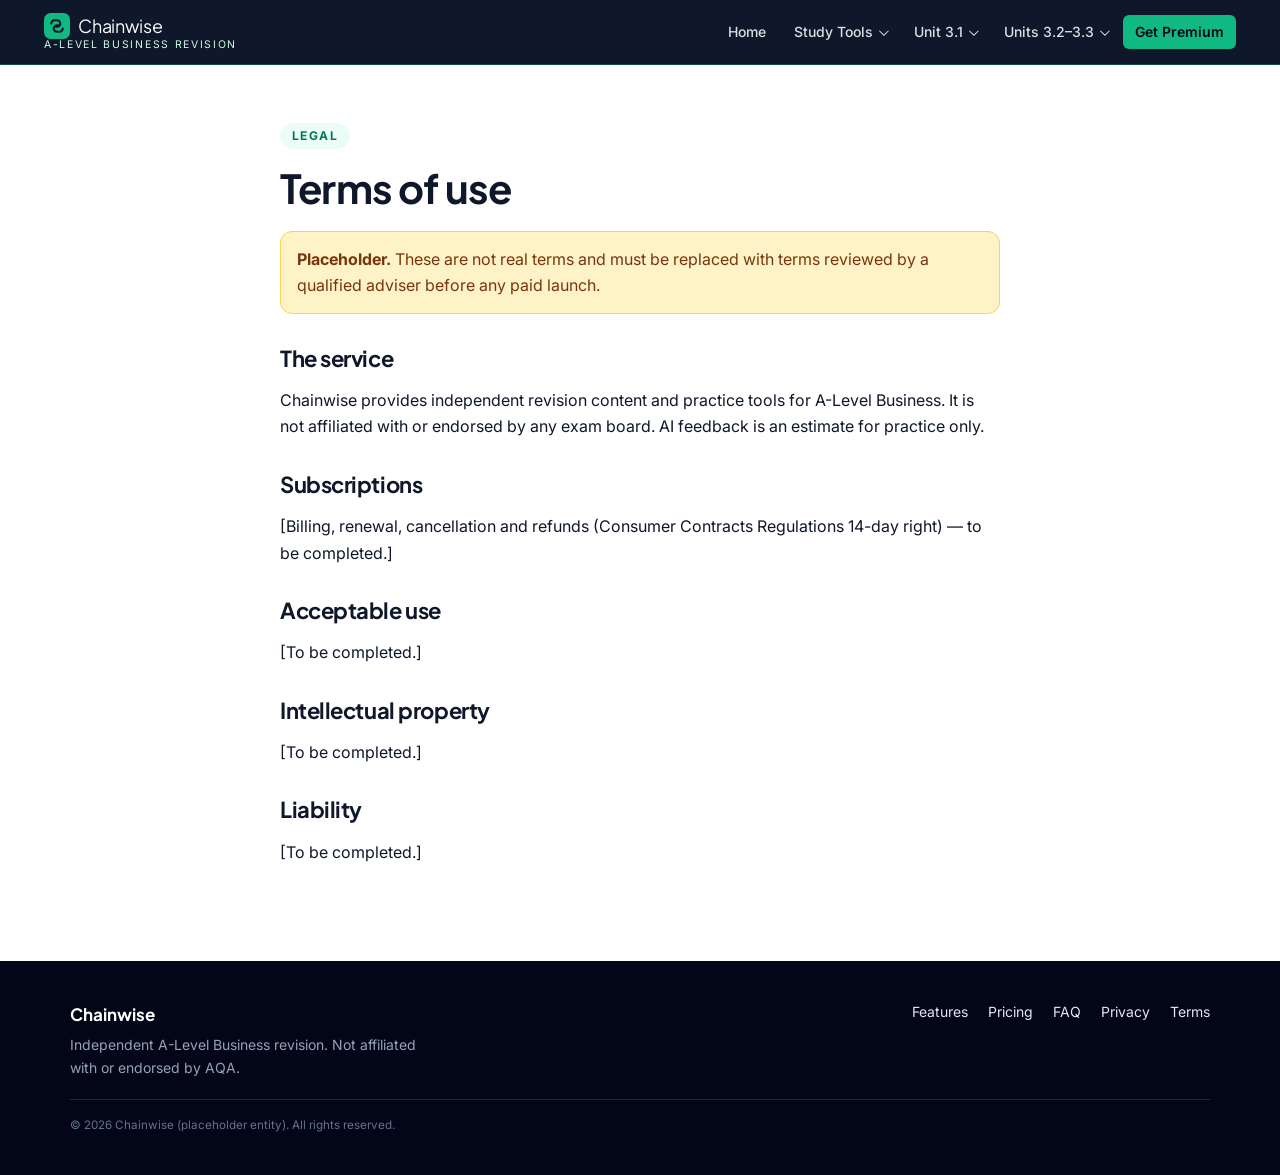
<file: terms.html>
<!DOCTYPE html>
<html lang="en-GB">
<head>
<meta charset="utf-8">
<meta name="viewport" content="width=device-width, initial-scale=1">
<meta name="robots" content="noindex, nofollow">
<title>Terms of use (placeholder) — Chainwise</title>
<meta name="description" content="Chainwise terms placeholder.">
<link rel="icon" href="assets/favicon.svg" type="image/svg+xml">
<link rel="preconnect" href="https://fonts.googleapis.com"><link href="https://fonts.googleapis.com/css2?family=Plus+Jakarta+Sans:wght@500;600;700;800&family=Inter:wght@400;500;600;700&display=swap" rel="stylesheet">
<link rel="stylesheet" href="assets/site.css">
<link rel="stylesheet" href="assets/brand.css">
</head>
<body>
<main id="main">
<article class="doc"><span class="eyebrow">Legal</span><h1>Terms of use</h1>
<p class="warn"><strong>Placeholder.</strong> These are not real terms and must be replaced with terms reviewed by a qualified adviser before any paid launch.</p>
<h2>The service</h2><p>Chainwise provides independent revision content and practice tools for A-Level Business. It is not affiliated with or endorsed by any exam board. AI feedback is an estimate for practice only.</p>
<h2>Subscriptions</h2><p>[Billing, renewal, cancellation and refunds (Consumer Contracts Regulations 14-day right) — to be completed.]</p>
<h2>Acceptable use</h2><p>[To be completed.]</p>
<h2>Intellectual property</h2><p>[To be completed.]</p>
<h2>Liability</h2><p>[To be completed.]</p></article>
</main>
<script src="assets/site.js" data-root=""></script>
</body>
</html>
</file>
<file: assets/site.css>
/* Chainwise design system — shared shell */
:root{--navy:#0F172A;--navy-deep:#020617;--gold:#10B981;--gold-soft:#6EE7B7;--gold-text:#047857;--parchment:#F8FAFC;--rule:#E2E8F0;--hdr-h:64px}
html{scroll-padding-top:calc(var(--hdr-h) + 16px)}
.mobile-bar,.sidebar,.sidebar-scrim{display:none!important}
.layout{display:block!important}
.main{min-width:0}
.nk-skip{position:absolute;left:-999px;top:8px;z-index:200;background:var(--gold);color:var(--navy-deep);padding:10px 16px;border-radius:6px;font-weight:600}
.nk-skip:focus{left:12px}
.site-hdr{position:sticky;top:0;z-index:100;background:#0F172A;color:var(--parchment);border-bottom:1px solid rgba(16,185,129,.35);font-family:'Inter',system-ui,sans-serif}
.site-hdr__in{max-width:1240px;margin:0 auto;padding:0 24px;height:var(--hdr-h);display:flex;align-items:center;gap:20px}
.nk-brand{display:flex;flex-direction:column;line-height:1.15;color:var(--parchment);text-decoration:none;margin-right:auto}
.nk-brand b{font-family:'Plus Jakarta Sans',system-ui,sans-serif;font-weight:400;font-size:18px}
.nk-brand small{font-size:10.5px;letter-spacing:.16em;text-transform:uppercase;color:var(--gold-soft)}
.nk-nav{display:flex;gap:4px;align-items:center;list-style:none;margin:0;padding:0}
.nk-nav>li{position:relative}
.nk-nav a,.nk-nav button{font:500 14px/1 'Inter',system-ui,sans-serif;color:rgba(248,250,252,.88);background:none;border:0;padding:10px 12px;border-radius:6px;cursor:pointer;text-decoration:none;display:flex;align-items:center;gap:6px}
.nk-nav a:hover,.nk-nav button:hover,.nk-nav button[aria-expanded=true]{background:rgba(255,255,255,.08);color:#fff}
.nk-nav a[aria-current=page]{color:var(--gold-soft)}
.nk-nav button::after{content:'';width:6px;height:6px;border-right:1.5px solid currentColor;border-bottom:1.5px solid currentColor;transform:rotate(45deg) translateY(-2px)}
.nk-menu{position:absolute;top:calc(100% + 8px);left:0;min-width:260px;background:#fff;border:1px solid var(--rule);border-radius:10px;box-shadow:0 18px 40px -16px rgba(2,6,23,.35);padding:8px;list-style:none;margin:0;display:none}
.nk-menu.open{display:block}
.nk-menu a{color:var(--navy);padding:10px 12px;font-size:14px;line-height:1.3}
.nk-menu a:hover{background:var(--parchment);color:var(--navy)}
.nk-menu a span{font-family:'Plus Jakarta Sans',system-ui,sans-serif;font-style:italic;color:var(--gold-text);min-width:16px}
.nk-cta{background:var(--gold)!important;color:var(--navy-deep)!important;font-weight:600!important}
.nk-cta:hover{background:var(--gold-soft)!important}
.nk-burger{display:none;background:none;border:1px solid rgba(248,250,252,.35);color:#fff;width:44px;height:44px;border-radius:8px;cursor:pointer}
.nk-burger svg{display:block;margin:auto}
@media(max-width:1000px){
 .nk-burger{display:block}
 .nk-nav{position:fixed;inset:var(--hdr-h) 0 0 0;background:var(--navy);flex-direction:column;align-items:stretch;padding:16px 20px 40px;overflow-y:auto;gap:2px;display:none}
 .nk-nav.open{display:flex}
 .nk-nav a,.nk-nav button{font-size:16px;padding:14px 12px;width:100%;justify-content:space-between}
 .nk-menu{position:static;box-shadow:none;background:rgba(255,255,255,.04);border-color:rgba(255,255,255,.1);margin:2px 0 8px}
 .nk-menu a{color:rgba(248,250,252,.9)}
 .nk-menu a:hover{background:rgba(255,255,255,.08);color:#fff}
 .nk-menu a span{color:var(--gold-soft)}
 body.nk-nav-open{overflow:hidden}
}
.nk-progress{position:fixed;top:0;left:0;height:3px;background:var(--gold);z-index:150;width:0;transition:width .1s linear}
.nk-to-top{position:fixed;right:20px;bottom:20px;width:48px;height:48px;border-radius:50%;border:0;background:var(--navy);color:#fff;box-shadow:0 10px 24px -8px rgba(2,6,23,.5);cursor:pointer;opacity:0;pointer-events:none;transition:opacity .25s;z-index:90;font-size:20px}
.nk-to-top.show{opacity:1;pointer-events:auto}
.nk-pager{max-width:1080px;margin:48px auto 0;padding:0 24px;display:grid;grid-template-columns:1fr 1fr;gap:16px}
.nk-pager a{display:block;border:1px solid var(--rule);background:#fff;border-radius:10px;padding:18px 20px;color:var(--navy);text-decoration:none;font-family:'Inter',sans-serif}
.nk-pager a:hover{border-color:var(--gold)}
.nk-pager small{display:block;font-size:11px;letter-spacing:.14em;text-transform:uppercase;color:var(--gold-text);margin-bottom:4px}
.nk-pager .next{text-align:right;grid-column:2}
:focus-visible{outline:2px solid var(--gold)!important;outline-offset:3px}
/* mobile overflow fixes for legacy content pages */
html,body{overflow-x:clip}
@media(max-width:700px){
 main table{display:block!important;max-width:100%;overflow-x:auto;-webkit-overflow-scrolling:touch}
 main p,main li,main td,main th,main strong,main div{overflow-wrap:anywhere}
 main [class*=grid],main [class*=pillars],main [class*=ethos],main [class*=virtue-grid]{grid-template-columns:1fr!important}
 main [class*=pillar],main [class*=virtue-cell]{min-width:0!important}
}
/* A-level legacy-shell adaptations */
#sidebar,aside.sidebar,.hamburger,#menuBtn,.scrim,#scrim,.sidebar-overlay,.nk-menu-toggle{display:none!important}
.layout{display:block!important}
.main{margin-left:0!important}
.app>aside,body>aside{top:var(--hdr-h)!important;height:calc(100vh - var(--hdr-h))!important}
@media(max-width:1050px){.app>aside,body>aside{top:auto!important;height:auto!important}}
.nk-menu .soon{display:block;padding:10px 12px;font-size:14px;color:#8a8a8a;font-family:'Inter',sans-serif}
@media(max-width:1000px){.nk-menu .soon{color:rgba(248,250,252,.5)}}
.nk-hero{background:radial-gradient(900px 400px at 85% -10%,rgba(16,185,129,.25),transparent 60%),linear-gradient(160deg,#0F172A,#020617);color:#F8FAFC;border-radius:18px;padding:48px 40px;margin:0 0 32px;font-family:'Inter',system-ui,sans-serif}
.nk-hero .eb{font-size:12px;font-weight:600;letter-spacing:.18em;text-transform:uppercase;color:#6EE7B7}
.nk-hero h1{font-family:'Plus Jakarta Sans',system-ui,sans-serif;font-weight:400;font-size:clamp(34px,5vw,60px);line-height:1.02;margin:14px 0 14px;color:#fff}
.nk-hero h1 em{color:#6EE7B7}
.nk-hero .motto{font-family:'Plus Jakarta Sans',system-ui,sans-serif;font-style:italic;color:#6EE7B7;font-size:18px;margin:0 0 22px}
.nk-pillars{display:grid;grid-template-columns:repeat(3,1fr);gap:1px;background:rgba(255,255,255,.14);border-radius:12px;overflow:hidden}
.nk-pillars div{background:rgba(2,6,23,.7);padding:18px 20px}
.nk-pillars small{display:block;font-size:11px;letter-spacing:.14em;text-transform:uppercase;color:#6EE7B7;font-weight:600}
.nk-pillars b{display:block;font-family:'Plus Jakarta Sans',system-ui,sans-serif;font-weight:400;font-size:20px;margin:4px 0}
.nk-pillars p{margin:0;font-size:13.5px;color:rgba(248,250,252,.82);line-height:1.5}
.nk-virtues{display:flex;flex-wrap:wrap;gap:8px;margin-top:18px}
.nk-virtues span{border:1px solid rgba(110,231,183,.5);color:#F1F5F9;border-radius:999px;padding:5px 12px;font-size:13px}
@media(max-width:700px){.nk-hero{padding:32px 20px;border-radius:14px}.nk-pillars{grid-template-columns:1fr}}
.site-hdr{z-index:2147483000!important}.nk-progress{z-index:2147483001!important}.nk-skip{z-index:2147483002!important}
.site-hdr button{width:auto}.site-hdr .nk-nav{flex-direction:row}@media(max-width:1000px){.site-hdr .nk-nav{flex-direction:column}.site-hdr .nk-nav button{width:100%}}
@media(min-width:1001px){.site-hdr .nk-menu{position:fixed;top:calc(var(--hdr-h) + 4px);max-height:calc(100vh - var(--hdr-h) - 16px);overflow-y:auto}}
html,body{min-height:100vh}
a[aria-disabled=true]{cursor:not-allowed;opacity:.55}
@media(max-width:700px){
 body table{display:block!important;max-width:100%;overflow-x:auto;-webkit-overflow-scrolling:touch}
 body pre,body code{white-space:pre-wrap;overflow-wrap:anywhere}
 body img,body svg,body canvas,body iframe{max-width:100%;height:auto}
}
@media(max-width:700px){.main{min-width:0!important;max-width:100%!important;box-sizing:border-box}body>.main,body>.layout{width:100%!important}.card{min-width:0;max-width:100%;box-sizing:border-box}}
body>.site-hdr{width:100%;flex:0 0 100%;align-self:flex-start}body{flex-wrap:wrap}
.site-hdr .nk-burger{width:44px!important;height:44px!important;min-width:44px;padding:0!important;flex:0 0 44px}

/* Brand harmonisation: override legacy page palettes */
:root{--navy:#0F172A!important;--navy2:#1E293B!important;--navy-deep:#020617!important;--navy-soft:#1E293B!important;--gold:#10B981!important;--gold-soft:#D1FAE5!important;--gold-light:#6EE7B7!important;--gold-muted:#059669!important;--cream:#F8FAFC!important;--parchment:#F8FAFC!important;--parchment-warm:#F1F5F9!important;--warm-white:#F8FAFC!important}
.nk-brand b{display:flex;align-items:center;gap:8px;letter-spacing:-.01em}
.nk-logo{width:26px;height:26px;flex:none}
.nk-pill{display:inline-block;margin-left:6px;padding:1px 7px;border-radius:999px;background:#FEF3C7;color:#92400E;font:700 10px/1.6 'Inter',sans-serif;letter-spacing:.04em;text-transform:uppercase;vertical-align:middle}
.cw-prem{display:flex;gap:12px;align-items:flex-start;flex-wrap:wrap;margin:0 0 18px;padding:12px 16px;border-radius:12px;background:linear-gradient(90deg,#ECFDF5,#FEF9C3);border:1px solid #A7F3D0;color:#064E3B;font:500 14px/1.5 'Inter',sans-serif}
.cw-prem strong{color:#065F46}.cw-prem a{color:#047857;font-weight:700}
h1,h2,h3{font-family:'Plus Jakarta Sans','Inter',system-ui,sans-serif!important;letter-spacing:-.015em}
.cw-footer{background:#020617;color:#CBD5E1;font:400 14px/1.6 'Inter',system-ui,sans-serif;padding:40px 20px;margin-top:0;flex-basis:100%;width:100%;position:relative;z-index:1}
.cw-footer__in{max-width:1140px;margin:0 auto;display:flex;flex-wrap:wrap;gap:20px 40px;justify-content:space-between;align-items:flex-start}
.cw-footer b{color:#fff;font-family:'Plus Jakarta Sans',sans-serif;font-size:17px}.cw-footer p{margin:6px 0 0;max-width:360px;color:#94A3B8}
.cw-footer ul{list-style:none;margin:0;padding:0;display:flex;flex-wrap:wrap;gap:8px 20px}.cw-footer a{color:#E2E8F0;text-decoration:none}.cw-footer a:hover,.cw-footer a:focus-visible{color:#6EE7B7;text-decoration:underline}
.cw-footer small{flex-basis:100%;color:#64748B;border-top:1px solid #1E293B;padding-top:16px}
</file>
<file: assets/brand.css>
:root{--ink:#0F172A;--ink2:#334155;--muted:#64748B;--line:#E2E8F0;--bg:#F8FAFC;--em:#10B981;--em-d:#047857;--em-l:#ECFDF5;--amb:#F59E0B;--r:16px;--sh:0 1px 2px rgba(15,23,42,.06),0 8px 24px rgba(15,23,42,.06)}
*{box-sizing:border-box}body{margin:0;font:400 16px/1.65 'Inter',system-ui,sans-serif;color:var(--ink);background:#fff}
h1,h2,h3{font-family:'Plus Jakarta Sans','Inter',sans-serif;line-height:1.15;margin:0 0 .5em;letter-spacing:-.02em}
a{color:var(--em-d)}a:focus-visible,button:focus-visible,summary:focus-visible{outline:3px solid var(--amb);outline-offset:2px;border-radius:6px}
.wrap{max-width:1140px;margin:0 auto;padding:0 20px}
section{padding:80px 0}.alt{background:var(--bg)}
.eyebrow{display:inline-block;font:700 12px/1 'Inter';letter-spacing:.12em;text-transform:uppercase;color:var(--em-d);background:var(--em-l);padding:7px 12px;border-radius:999px;margin-bottom:16px}
.lead{font-size:18px;color:var(--ink2);max-width:640px}
.center{text-align:center}.center .lead{margin:0 auto}
.btn{display:inline-flex;align-items:center;gap:8px;padding:13px 22px;border-radius:12px;font:600 16px/1 'Inter';text-decoration:none;border:2px solid transparent;cursor:pointer}
.btn-p{background:var(--em);color:#022C22}.btn-p:hover{background:#34D399}
.btn-o{border-color:#CBD5E1;color:var(--ink);background:#fff}.btn-o:hover{border-color:var(--ink)}
.hero{background:radial-gradient(1200px 500px at 85% -10%,rgba(16,185,129,.25),transparent 60%),linear-gradient(180deg,#0F172A,#111C33);color:#E2E8F0;padding:96px 0 88px}
.hero h1{color:#fff;font-size:clamp(36px,6vw,62px);max-width:780px}.hero h1 em{font-style:normal;color:#6EE7B7}
.hero .lead{color:#CBD5E1}.hero .eyebrow{background:rgba(16,185,129,.15);color:#6EE7B7}
.hero-grid{display:grid;grid-template-columns:1.2fr .9fr;gap:48px;align-items:center}
.ctas{display:flex;flex-wrap:wrap;gap:12px;margin:28px 0 20px}.hero .btn-o{background:transparent;color:#fff;border-color:#475569}
.trust{display:flex;flex-wrap:wrap;gap:8px 22px;font-size:14px;color:#94A3B8;padding:0;margin:0;list-style:none}.trust li::before{content:"✓ ";color:#6EE7B7}
.demo{background:#fff;color:var(--ink);border-radius:20px;padding:22px;box-shadow:0 30px 60px rgba(0,0,0,.35)}
.demo .q{font-size:14px;color:var(--muted);margin:0 0 12px}.chain{list-style:none;padding:0;margin:0;counter-reset:c}
.chain li{position:relative;padding:10px 12px 10px 44px;margin:0 0 10px;border-radius:12px;background:var(--bg);border:1px solid var(--line);font-size:14px;counter-increment:c}
.chain li::before{content:counter(c);position:absolute;left:12px;top:10px;width:22px;height:22px;border-radius:50%;background:var(--em);color:#022C22;font:700 12px/22px 'Inter';text-align:center}
.score{display:flex;justify-content:space-between;align-items:center;margin-top:8px;padding:12px;border-radius:12px;background:#0F172A;color:#fff;font-size:14px}.score b{color:#6EE7B7;font-size:20px;white-space:nowrap}
.grid3{display:grid;grid-template-columns:repeat(3,1fr);gap:20px;margin-top:40px}
.card{background:#fff;border:1px solid var(--line);border-radius:var(--r);padding:26px;box-shadow:var(--sh)}
.card h3{font-size:19px}.card p{color:var(--ink2);margin:0}
.ic{width:44px;height:44px;border-radius:12px;background:var(--em-l);color:var(--em-d);display:grid;place-items:center;font-size:22px;margin-bottom:14px}
.tag{display:inline-block;font:700 11px/1.6 'Inter';letter-spacing:.05em;text-transform:uppercase;padding:2px 8px;border-radius:999px;margin-bottom:10px}
.tag-f{background:#E0F2FE;color:#075985}.tag-p{background:#FEF3C7;color:#92400E}
.steps{counter-reset:s;list-style:none;padding:0;display:grid;grid-template-columns:repeat(3,1fr);gap:20px;margin:40px 0 0}
.steps li{counter-increment:s;padding:26px;border-radius:var(--r);background:#fff;border:1px solid var(--line)}
.steps li::before{content:"0" counter(s);display:block;font:800 30px/1 'Plus Jakarta Sans';color:var(--em);margin-bottom:12px}
.samples a.card{text-decoration:none;color:inherit;display:block;transition:transform .15s,box-shadow .15s}.samples a.card:hover{transform:translateY(-3px);box-shadow:0 14px 30px rgba(15,23,42,.12)}
.samples .go{display:inline-block;margin-top:12px;font-weight:600;color:var(--em-d)}
.prices{display:grid;grid-template-columns:1fr 1fr;gap:24px;max-width:860px;margin:40px auto 0}
.price{border:1px solid var(--line);border-radius:20px;padding:32px;background:#fff;position:relative}
.price.feat{border:2px solid var(--em);box-shadow:0 20px 40px rgba(16,185,129,.15)}
.price .amt{font:800 44px/1 'Plus Jakarta Sans';margin:10px 0 4px}.price .amt small{font:500 16px 'Inter';color:var(--muted)}
.ph{display:inline-block;font:600 12px 'Inter';color:#92400E;background:#FEF3C7;border-radius:6px;padding:2px 8px}
.price ul{list-style:none;padding:0;margin:20px 0 26px}.price li{padding:7px 0 7px 28px;position:relative;border-bottom:1px solid #F1F5F9}
.price li::before{content:"✓";position:absolute;left:4px;color:var(--em-d);font-weight:700}.price li.no{color:var(--muted)}.price li.no::before{content:"–";color:#94A3B8}
.ribbon{position:absolute;top:-13px;right:24px;background:var(--em);color:#022C22;font:700 12px/1 'Inter';padding:7px 12px;border-radius:999px}
.note{font-size:14px;color:var(--muted);text-align:center;margin-top:20px}
.faq{max-width:780px;margin:36px auto 0}
.faq details{border:1px solid var(--line);border-radius:14px;margin-bottom:12px;background:#fff}
.faq summary{cursor:pointer;padding:18px 20px;font-weight:600;list-style:none;display:flex;justify-content:space-between;gap:12px}.faq summary::-webkit-details-marker{display:none}
.faq summary::after{content:"+";font-size:22px;line-height:1;color:var(--em-d)}.faq details[open] summary::after{content:"–"}
.faq details p{margin:0;padding:0 20px 18px;color:var(--ink2)}
.cta-band{background:linear-gradient(120deg,#047857,#0F172A);color:#fff;border-radius:24px;padding:48px;display:flex;flex-wrap:wrap;justify-content:space-between;align-items:center;gap:20px}
.cta-band h2{color:#fff;margin:0}.cta-band p{margin:6px 0 0;color:#D1FAE5}
.doc{max-width:760px;margin:0 auto;padding:56px 20px 80px}.doc h1{font-size:40px}.doc h2{font-size:22px;margin-top:32px}
.warn{background:#FEF3C7;border:1px solid #FCD34D;color:#78350F;border-radius:12px;padding:14px 16px}
@media(max-width:900px){.hero-grid,.grid3,.steps,.prices{grid-template-columns:1fr}section{padding:60px 0}.hero{padding:64px 0}.cta-band{padding:32px}}
@media(prefers-reduced-motion:reduce){*{transition:none!important;scroll-behavior:auto!important}}
</file>
